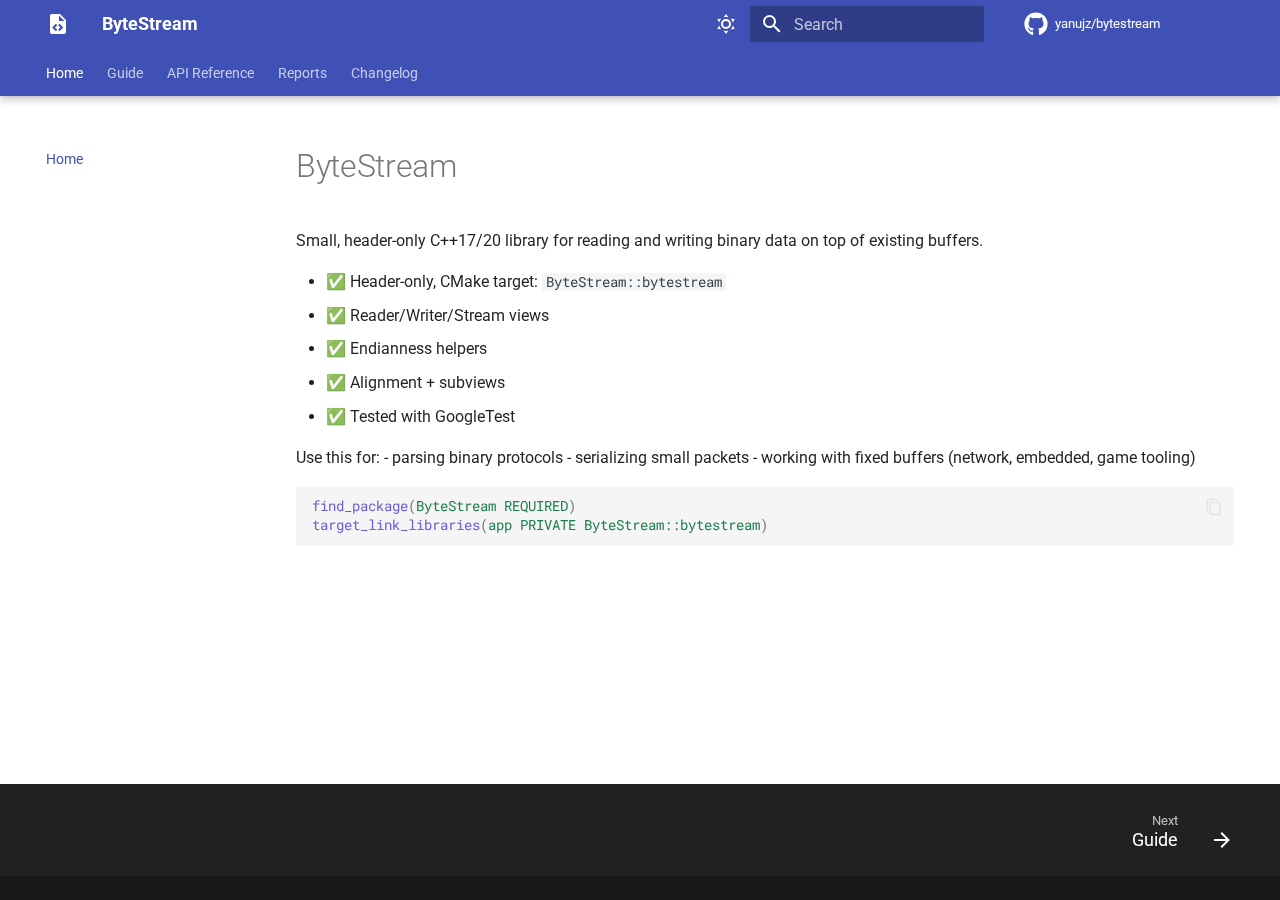
<file: index.html>
<!doctype html>
<html lang="en" class="no-js">
  <head>
    
      <meta charset="utf-8">
      <meta name="viewport" content="width=device-width,initial-scale=1">
      
        <meta name="description" content="Header-only C++17/20 library for safe binary reading/writing with endianness handling.">
      
      
      
        <link rel="canonical" href="https://yanujz.github.io/bytestream/">
      
      
      
        <link rel="next" href="guide/">
      
      
      <link rel="icon" href="assets/images/favicon.png">
      <meta name="generator" content="mkdocs-1.6.1, mkdocs-material-9.6.23">
    
    
      
        <title>ByteStream</title>
      
    
    
      <link rel="stylesheet" href="assets/stylesheets/main.84d31ad4.min.css">
      
        
        <link rel="stylesheet" href="assets/stylesheets/palette.06af60db.min.css">
      
      


    
    
      
    
    
      
        
        
        <link rel="preconnect" href="https://fonts.gstatic.com" crossorigin>
        <link rel="stylesheet" href="https://fonts.googleapis.com/css?family=Roboto:300,300i,400,400i,700,700i%7CRoboto+Mono:400,400i,700,700i&display=fallback">
        <style>:root{--md-text-font:"Roboto";--md-code-font:"Roboto Mono"}</style>
      
    
    
      <link rel="stylesheet" href="styles/tasklist.css">
    
      <link rel="stylesheet" href="styles/iframe.css">
    
    <script>__md_scope=new URL(".",location),__md_hash=e=>[...e].reduce(((e,_)=>(e<<5)-e+_.charCodeAt(0)),0),__md_get=(e,_=localStorage,t=__md_scope)=>JSON.parse(_.getItem(t.pathname+"."+e)),__md_set=(e,_,t=localStorage,a=__md_scope)=>{try{t.setItem(a.pathname+"."+e,JSON.stringify(_))}catch(e){}}</script>
    
      

    
    
    
  </head>
  
  
    
    
      
    
    
    
    
    <body dir="ltr" data-md-color-scheme="default" data-md-color-primary="indigo" data-md-color-accent="blue">
  
    
    <input class="md-toggle" data-md-toggle="drawer" type="checkbox" id="__drawer" autocomplete="off">
    <input class="md-toggle" data-md-toggle="search" type="checkbox" id="__search" autocomplete="off">
    <label class="md-overlay" for="__drawer"></label>
    <div data-md-component="skip">
      
        
        <a href="#bytestream" class="md-skip">
          Skip to content
        </a>
      
    </div>
    <div data-md-component="announce">
      
    </div>
    
    
      

  

<header class="md-header md-header--shadow md-header--lifted" data-md-component="header">
  <nav class="md-header__inner md-grid" aria-label="Header">
    <a href="." title="ByteStream" class="md-header__button md-logo" aria-label="ByteStream" data-md-component="logo">
      
  
  <svg xmlns="http://www.w3.org/2000/svg" viewBox="0 0 24 24"><path d="M13 9h5.5L13 3.5zM6 2h8l6 6v12a2 2 0 0 1-2 2H6a2 2 0 0 1-2-2V4c0-1.11.89-2 2-2m.12 13.5 3.74 3.74 1.42-1.41-2.33-2.33 2.33-2.33-1.42-1.41zm11.16 0-3.74-3.74-1.42 1.41 2.33 2.33-2.33 2.33 1.42 1.41z"/></svg>

    </a>
    <label class="md-header__button md-icon" for="__drawer">
      
      <svg xmlns="http://www.w3.org/2000/svg" viewBox="0 0 24 24"><path d="M3 6h18v2H3zm0 5h18v2H3zm0 5h18v2H3z"/></svg>
    </label>
    <div class="md-header__title" data-md-component="header-title">
      <div class="md-header__ellipsis">
        <div class="md-header__topic">
          <span class="md-ellipsis">
            ByteStream
          </span>
        </div>
        <div class="md-header__topic" data-md-component="header-topic">
          <span class="md-ellipsis">
            
              Home
            
          </span>
        </div>
      </div>
    </div>
    
      
        <form class="md-header__option" data-md-component="palette">
  
    
    
    
    <input class="md-option" data-md-color-media="" data-md-color-scheme="default" data-md-color-primary="indigo" data-md-color-accent="blue"  aria-label="Switch to dark mode"  type="radio" name="__palette" id="__palette_0">
    
      <label class="md-header__button md-icon" title="Switch to dark mode" for="__palette_1" hidden>
        <svg xmlns="http://www.w3.org/2000/svg" viewBox="0 0 24 24"><path d="M12 7a5 5 0 0 1 5 5 5 5 0 0 1-5 5 5 5 0 0 1-5-5 5 5 0 0 1 5-5m0 2a3 3 0 0 0-3 3 3 3 0 0 0 3 3 3 3 0 0 0 3-3 3 3 0 0 0-3-3m0-7 2.39 3.42C13.65 5.15 12.84 5 12 5s-1.65.15-2.39.42zM3.34 7l4.16-.35A7.2 7.2 0 0 0 5.94 8.5c-.44.74-.69 1.5-.83 2.29zm.02 10 1.76-3.77a7.131 7.131 0 0 0 2.38 4.14zM20.65 7l-1.77 3.79a7.02 7.02 0 0 0-2.38-4.15zm-.01 10-4.14.36c.59-.51 1.12-1.14 1.54-1.86.42-.73.69-1.5.83-2.29zM12 22l-2.41-3.44c.74.27 1.55.44 2.41.44.82 0 1.63-.17 2.37-.44z"/></svg>
      </label>
    
  
    
    
    
    <input class="md-option" data-md-color-media="" data-md-color-scheme="slate" data-md-color-primary="blue-grey" data-md-color-accent="blue"  aria-label="Switch to light mode"  type="radio" name="__palette" id="__palette_1">
    
      <label class="md-header__button md-icon" title="Switch to light mode" for="__palette_0" hidden>
        <svg xmlns="http://www.w3.org/2000/svg" viewBox="0 0 24 24"><path d="m17.75 4.09-2.53 1.94.91 3.06-2.63-1.81-2.63 1.81.91-3.06-2.53-1.94L12.44 4l1.06-3 1.06 3zm3.5 6.91-1.64 1.25.59 1.98-1.7-1.17-1.7 1.17.59-1.98L15.75 11l2.06-.05L18.5 9l.69 1.95zm-2.28 4.95c.83-.08 1.72 1.1 1.19 1.85-.32.45-.66.87-1.08 1.27C15.17 23 8.84 23 4.94 19.07c-3.91-3.9-3.91-10.24 0-14.14.4-.4.82-.76 1.27-1.08.75-.53 1.93.36 1.85 1.19-.27 2.86.69 5.83 2.89 8.02a9.96 9.96 0 0 0 8.02 2.89m-1.64 2.02a12.08 12.08 0 0 1-7.8-3.47c-2.17-2.19-3.33-5-3.49-7.82-2.81 3.14-2.7 7.96.31 10.98 3.02 3.01 7.84 3.12 10.98.31"/></svg>
      </label>
    
  
</form>
      
    
    
      <script>var palette=__md_get("__palette");if(palette&&palette.color){if("(prefers-color-scheme)"===palette.color.media){var media=matchMedia("(prefers-color-scheme: light)"),input=document.querySelector(media.matches?"[data-md-color-media='(prefers-color-scheme: light)']":"[data-md-color-media='(prefers-color-scheme: dark)']");palette.color.media=input.getAttribute("data-md-color-media"),palette.color.scheme=input.getAttribute("data-md-color-scheme"),palette.color.primary=input.getAttribute("data-md-color-primary"),palette.color.accent=input.getAttribute("data-md-color-accent")}for(var[key,value]of Object.entries(palette.color))document.body.setAttribute("data-md-color-"+key,value)}</script>
    
    
    
      
      
        <label class="md-header__button md-icon" for="__search">
          
          <svg xmlns="http://www.w3.org/2000/svg" viewBox="0 0 24 24"><path d="M9.5 3A6.5 6.5 0 0 1 16 9.5c0 1.61-.59 3.09-1.56 4.23l.27.27h.79l5 5-1.5 1.5-5-5v-.79l-.27-.27A6.52 6.52 0 0 1 9.5 16 6.5 6.5 0 0 1 3 9.5 6.5 6.5 0 0 1 9.5 3m0 2C7 5 5 7 5 9.5S7 14 9.5 14 14 12 14 9.5 12 5 9.5 5"/></svg>
        </label>
        <div class="md-search" data-md-component="search" role="dialog">
  <label class="md-search__overlay" for="__search"></label>
  <div class="md-search__inner" role="search">
    <form class="md-search__form" name="search">
      <input type="text" class="md-search__input" name="query" aria-label="Search" placeholder="Search" autocapitalize="off" autocorrect="off" autocomplete="off" spellcheck="false" data-md-component="search-query" required>
      <label class="md-search__icon md-icon" for="__search">
        
        <svg xmlns="http://www.w3.org/2000/svg" viewBox="0 0 24 24"><path d="M9.5 3A6.5 6.5 0 0 1 16 9.5c0 1.61-.59 3.09-1.56 4.23l.27.27h.79l5 5-1.5 1.5-5-5v-.79l-.27-.27A6.52 6.52 0 0 1 9.5 16 6.5 6.5 0 0 1 3 9.5 6.5 6.5 0 0 1 9.5 3m0 2C7 5 5 7 5 9.5S7 14 9.5 14 14 12 14 9.5 12 5 9.5 5"/></svg>
        
        <svg xmlns="http://www.w3.org/2000/svg" viewBox="0 0 24 24"><path d="M20 11v2H8l5.5 5.5-1.42 1.42L4.16 12l7.92-7.92L13.5 5.5 8 11z"/></svg>
      </label>
      <nav class="md-search__options" aria-label="Search">
        
        <button type="reset" class="md-search__icon md-icon" title="Clear" aria-label="Clear" tabindex="-1">
          
          <svg xmlns="http://www.w3.org/2000/svg" viewBox="0 0 24 24"><path d="M19 6.41 17.59 5 12 10.59 6.41 5 5 6.41 10.59 12 5 17.59 6.41 19 12 13.41 17.59 19 19 17.59 13.41 12z"/></svg>
        </button>
      </nav>
      
        <div class="md-search__suggest" data-md-component="search-suggest"></div>
      
    </form>
    <div class="md-search__output">
      <div class="md-search__scrollwrap" tabindex="0" data-md-scrollfix>
        <div class="md-search-result" data-md-component="search-result">
          <div class="md-search-result__meta">
            Initializing search
          </div>
          <ol class="md-search-result__list" role="presentation"></ol>
        </div>
      </div>
    </div>
  </div>
</div>
      
    
    
      <div class="md-header__source">
        <a href="https://github.com/yanujz/bytestream" title="Go to repository" class="md-source" data-md-component="source">
  <div class="md-source__icon md-icon">
    
    <svg xmlns="http://www.w3.org/2000/svg" viewBox="0 0 512 512"><!--! Font Awesome Free 7.1.0 by @fontawesome - https://fontawesome.com License - https://fontawesome.com/license/free (Icons: CC BY 4.0, Fonts: SIL OFL 1.1, Code: MIT License) Copyright 2025 Fonticons, Inc.--><path d="M173.9 397.4c0 2-2.3 3.6-5.2 3.6-3.3.3-5.6-1.3-5.6-3.6 0-2 2.3-3.6 5.2-3.6 3-.3 5.6 1.3 5.6 3.6m-31.1-4.5c-.7 2 1.3 4.3 4.3 4.9 2.6 1 5.6 0 6.2-2s-1.3-4.3-4.3-5.2c-2.6-.7-5.5.3-6.2 2.3m44.2-1.7c-2.9.7-4.9 2.6-4.6 4.9.3 2 2.9 3.3 5.9 2.6 2.9-.7 4.9-2.6 4.6-4.6-.3-1.9-3-3.2-5.9-2.9M252.8 8C114.1 8 8 113.3 8 252c0 110.9 69.8 205.8 169.5 239.2 12.8 2.3 17.3-5.6 17.3-12.1 0-6.2-.3-40.4-.3-61.4 0 0-70 15-84.7-29.8 0 0-11.4-29.1-27.8-36.6 0 0-22.9-15.7 1.6-15.4 0 0 24.9 2 38.6 25.8 21.9 38.6 58.6 27.5 72.9 20.9 2.3-16 8.8-27.1 16-33.7-55.9-6.2-112.3-14.3-112.3-110.5 0-27.5 7.6-41.3 23.6-58.9-2.6-6.5-11.1-33.3 2.6-67.9 20.9-6.5 69 27 69 27 20-5.6 41.5-8.5 62.8-8.5s42.8 2.9 62.8 8.5c0 0 48.1-33.6 69-27 13.7 34.7 5.2 61.4 2.6 67.9 16 17.7 25.8 31.5 25.8 58.9 0 96.5-58.9 104.2-114.8 110.5 9.2 7.9 17 22.9 17 46.4 0 33.7-.3 75.4-.3 83.6 0 6.5 4.6 14.4 17.3 12.1C436.2 457.8 504 362.9 504 252 504 113.3 391.5 8 252.8 8M105.2 352.9c-1.3 1-1 3.3.7 5.2 1.6 1.6 3.9 2.3 5.2 1 1.3-1 1-3.3-.7-5.2-1.6-1.6-3.9-2.3-5.2-1m-10.8-8.1c-.7 1.3.3 2.9 2.3 3.9 1.6 1 3.6.7 4.3-.7.7-1.3-.3-2.9-2.3-3.9-2-.6-3.6-.3-4.3.7m32.4 35.6c-1.6 1.3-1 4.3 1.3 6.2 2.3 2.3 5.2 2.6 6.5 1 1.3-1.3.7-4.3-1.3-6.2-2.2-2.3-5.2-2.6-6.5-1m-11.4-14.7c-1.6 1-1.6 3.6 0 5.9s4.3 3.3 5.6 2.3c1.6-1.3 1.6-3.9 0-6.2-1.4-2.3-4-3.3-5.6-2"/></svg>
  </div>
  <div class="md-source__repository">
    yanujz/bytestream
  </div>
</a>
      </div>
    
  </nav>
  
    
      
<nav class="md-tabs" aria-label="Tabs" data-md-component="tabs">
  <div class="md-grid">
    <ul class="md-tabs__list">
      
        
  
  
  
    
  
  
    <li class="md-tabs__item md-tabs__item--active">
      <a href="." class="md-tabs__link">
        
  
  
    
  
  Home

      </a>
    </li>
  

      
        
  
  
  
  
    
    
      <li class="md-tabs__item">
        <a href="guide/" class="md-tabs__link">
          
  
  
    
  
  Guide

        </a>
      </li>
    
  

      
        
  
  
  
  
    
    
      <li class="md-tabs__item">
        <a href="api/" class="md-tabs__link">
          
  
  
    
  
  API Reference

        </a>
      </li>
    
  

      
        
  
  
  
  
    
    
      <li class="md-tabs__item">
        <a href="guide/coverage/" class="md-tabs__link">
          
  
  
    
  
  Reports

        </a>
      </li>
    
  

      
        
  
  
  
  
    <li class="md-tabs__item">
      <a href="changelog/" class="md-tabs__link">
        
  
  
    
  
  Changelog

      </a>
    </li>
  

      
    </ul>
  </div>
</nav>
    
  
</header>
    
    <div class="md-container" data-md-component="container">
      
      
        
      
      <main class="md-main" data-md-component="main">
        <div class="md-main__inner md-grid">
          
            
              
              <div class="md-sidebar md-sidebar--primary" data-md-component="sidebar" data-md-type="navigation" >
                <div class="md-sidebar__scrollwrap">
                  <div class="md-sidebar__inner">
                    


  


  

<nav class="md-nav md-nav--primary md-nav--lifted md-nav--integrated" aria-label="Navigation" data-md-level="0">
  <label class="md-nav__title" for="__drawer">
    <a href="." title="ByteStream" class="md-nav__button md-logo" aria-label="ByteStream" data-md-component="logo">
      
  
  <svg xmlns="http://www.w3.org/2000/svg" viewBox="0 0 24 24"><path d="M13 9h5.5L13 3.5zM6 2h8l6 6v12a2 2 0 0 1-2 2H6a2 2 0 0 1-2-2V4c0-1.11.89-2 2-2m.12 13.5 3.74 3.74 1.42-1.41-2.33-2.33 2.33-2.33-1.42-1.41zm11.16 0-3.74-3.74-1.42 1.41 2.33 2.33-2.33 2.33 1.42 1.41z"/></svg>

    </a>
    ByteStream
  </label>
  
    <div class="md-nav__source">
      <a href="https://github.com/yanujz/bytestream" title="Go to repository" class="md-source" data-md-component="source">
  <div class="md-source__icon md-icon">
    
    <svg xmlns="http://www.w3.org/2000/svg" viewBox="0 0 512 512"><!--! Font Awesome Free 7.1.0 by @fontawesome - https://fontawesome.com License - https://fontawesome.com/license/free (Icons: CC BY 4.0, Fonts: SIL OFL 1.1, Code: MIT License) Copyright 2025 Fonticons, Inc.--><path d="M173.9 397.4c0 2-2.3 3.6-5.2 3.6-3.3.3-5.6-1.3-5.6-3.6 0-2 2.3-3.6 5.2-3.6 3-.3 5.6 1.3 5.6 3.6m-31.1-4.5c-.7 2 1.3 4.3 4.3 4.9 2.6 1 5.6 0 6.2-2s-1.3-4.3-4.3-5.2c-2.6-.7-5.5.3-6.2 2.3m44.2-1.7c-2.9.7-4.9 2.6-4.6 4.9.3 2 2.9 3.3 5.9 2.6 2.9-.7 4.9-2.6 4.6-4.6-.3-1.9-3-3.2-5.9-2.9M252.8 8C114.1 8 8 113.3 8 252c0 110.9 69.8 205.8 169.5 239.2 12.8 2.3 17.3-5.6 17.3-12.1 0-6.2-.3-40.4-.3-61.4 0 0-70 15-84.7-29.8 0 0-11.4-29.1-27.8-36.6 0 0-22.9-15.7 1.6-15.4 0 0 24.9 2 38.6 25.8 21.9 38.6 58.6 27.5 72.9 20.9 2.3-16 8.8-27.1 16-33.7-55.9-6.2-112.3-14.3-112.3-110.5 0-27.5 7.6-41.3 23.6-58.9-2.6-6.5-11.1-33.3 2.6-67.9 20.9-6.5 69 27 69 27 20-5.6 41.5-8.5 62.8-8.5s42.8 2.9 62.8 8.5c0 0 48.1-33.6 69-27 13.7 34.7 5.2 61.4 2.6 67.9 16 17.7 25.8 31.5 25.8 58.9 0 96.5-58.9 104.2-114.8 110.5 9.2 7.9 17 22.9 17 46.4 0 33.7-.3 75.4-.3 83.6 0 6.5 4.6 14.4 17.3 12.1C436.2 457.8 504 362.9 504 252 504 113.3 391.5 8 252.8 8M105.2 352.9c-1.3 1-1 3.3.7 5.2 1.6 1.6 3.9 2.3 5.2 1 1.3-1 1-3.3-.7-5.2-1.6-1.6-3.9-2.3-5.2-1m-10.8-8.1c-.7 1.3.3 2.9 2.3 3.9 1.6 1 3.6.7 4.3-.7.7-1.3-.3-2.9-2.3-3.9-2-.6-3.6-.3-4.3.7m32.4 35.6c-1.6 1.3-1 4.3 1.3 6.2 2.3 2.3 5.2 2.6 6.5 1 1.3-1.3.7-4.3-1.3-6.2-2.2-2.3-5.2-2.6-6.5-1m-11.4-14.7c-1.6 1-1.6 3.6 0 5.9s4.3 3.3 5.6 2.3c1.6-1.3 1.6-3.9 0-6.2-1.4-2.3-4-3.3-5.6-2"/></svg>
  </div>
  <div class="md-source__repository">
    yanujz/bytestream
  </div>
</a>
    </div>
  
  <ul class="md-nav__list" data-md-scrollfix>
    
      
      
  
  
    
  
  
  
    <li class="md-nav__item md-nav__item--active">
      
      <input class="md-nav__toggle md-toggle" type="checkbox" id="__toc">
      
      
        
      
      
      <a href="." class="md-nav__link md-nav__link--active">
        
  
  
  <span class="md-ellipsis">
    Home
    
  </span>
  

      </a>
      
    </li>
  

    
      
      
  
  
  
  
    
    
      
        
          
        
      
        
      
        
      
        
      
    
    
    
      
      
        
      
    
    
    <li class="md-nav__item md-nav__item--nested">
      
        
        
          
        
        <input class="md-nav__toggle md-toggle md-toggle--indeterminate" type="checkbox" id="__nav_2" >
        
          
          <div class="md-nav__link md-nav__container">
            <a href="guide/" class="md-nav__link ">
              
  
  
  <span class="md-ellipsis">
    Guide
    
  </span>
  

            </a>
            
              
              <label class="md-nav__link " for="__nav_2" id="__nav_2_label" tabindex="0">
                <span class="md-nav__icon md-icon"></span>
              </label>
            
          </div>
        
        <nav class="md-nav" data-md-level="1" aria-labelledby="__nav_2_label" aria-expanded="false">
          <label class="md-nav__title" for="__nav_2">
            <span class="md-nav__icon md-icon"></span>
            Guide
          </label>
          <ul class="md-nav__list" data-md-scrollfix>
            
              
            
              
                
  
  
  
  
    <li class="md-nav__item">
      <a href="guide/building/" class="md-nav__link">
        
  
  
  <span class="md-ellipsis">
    Building
    
  </span>
  

      </a>
    </li>
  

              
            
              
                
  
  
  
  
    <li class="md-nav__item">
      <a href="guide/quick_start/" class="md-nav__link">
        
  
  
  <span class="md-ellipsis">
    Quick Start
    
  </span>
  

      </a>
    </li>
  

              
            
              
                
  
  
  
  
    <li class="md-nav__item">
      <a href="guide/roadmap/" class="md-nav__link">
        
  
  
  <span class="md-ellipsis">
    Roadmap
    
  </span>
  

      </a>
    </li>
  

              
            
          </ul>
        </nav>
      
    </li>
  

    
      
      
  
  
  
  
    
    
      
        
          
        
      
        
      
    
    
    
      
      
        
      
    
    
    <li class="md-nav__item md-nav__item--nested">
      
        
        
          
        
        <input class="md-nav__toggle md-toggle md-toggle--indeterminate" type="checkbox" id="__nav_3" >
        
          
          <div class="md-nav__link md-nav__container">
            <a href="api/" class="md-nav__link ">
              
  
  
  <span class="md-ellipsis">
    API Reference
    
  </span>
  

            </a>
            
              
              <label class="md-nav__link " for="__nav_3" id="__nav_3_label" tabindex="0">
                <span class="md-nav__icon md-icon"></span>
              </label>
            
          </div>
        
        <nav class="md-nav" data-md-level="1" aria-labelledby="__nav_3_label" aria-expanded="false">
          <label class="md-nav__title" for="__nav_3">
            <span class="md-nav__icon md-icon"></span>
            API Reference
          </label>
          <ul class="md-nav__list" data-md-scrollfix>
            
              
            
              
                
  
  
  
  
    <li class="md-nav__item">
      <a href="api/reference/" class="md-nav__link">
        
  
  
  <span class="md-ellipsis">
    Core API
    
  </span>
  

      </a>
    </li>
  

              
            
          </ul>
        </nav>
      
    </li>
  

    
      
      
  
  
  
  
    
    
      
        
      
    
    
    
      
      
        
      
    
    
    <li class="md-nav__item md-nav__item--nested">
      
        
        
          
        
        <input class="md-nav__toggle md-toggle md-toggle--indeterminate" type="checkbox" id="__nav_4" >
        
          
          <label class="md-nav__link" for="__nav_4" id="__nav_4_label" tabindex="0">
            
  
  
  <span class="md-ellipsis">
    Reports
    
  </span>
  

            <span class="md-nav__icon md-icon"></span>
          </label>
        
        <nav class="md-nav" data-md-level="1" aria-labelledby="__nav_4_label" aria-expanded="false">
          <label class="md-nav__title" for="__nav_4">
            <span class="md-nav__icon md-icon"></span>
            Reports
          </label>
          <ul class="md-nav__list" data-md-scrollfix>
            
              
                
  
  
  
  
    <li class="md-nav__item">
      <a href="guide/coverage/" class="md-nav__link">
        
  
  
  <span class="md-ellipsis">
    Coverage
    
  </span>
  

      </a>
    </li>
  

              
            
          </ul>
        </nav>
      
    </li>
  

    
      
      
  
  
  
  
    <li class="md-nav__item">
      <a href="changelog/" class="md-nav__link">
        
  
  
  <span class="md-ellipsis">
    Changelog
    
  </span>
  

      </a>
    </li>
  

    
  </ul>
</nav>
                  </div>
                </div>
              </div>
            
            
          
          
            <div class="md-content" data-md-component="content">
              <article class="md-content__inner md-typeset">
                
                  


  
  


<h1 id="bytestream">ByteStream<a class="headerlink" href="#bytestream" title="Permanent link">&para;</a></h1>
<p>Small, header-only C++17/20 library for reading and writing binary data on top of existing buffers.</p>
<ul>
<li>✅ Header-only, CMake target: <code>ByteStream::bytestream</code></li>
<li>✅ Reader/Writer/Stream views</li>
<li>✅ Endianness helpers</li>
<li>✅ Alignment + subviews</li>
<li>✅ Tested with GoogleTest</li>
</ul>
<p>Use this for:
- parsing binary protocols
- serializing small packets
- working with fixed buffers (network, embedded, game tooling)</p>
<div class="language-cmake highlight"><pre><span></span><code><a id="__codelineno-0-1" name="__codelineno-0-1" href="#__codelineno-0-1"></a><span class="nb">find_package</span><span class="p">(</span><span class="s">ByteStream</span><span class="w"> </span><span class="s">REQUIRED</span><span class="p">)</span>
<a id="__codelineno-0-2" name="__codelineno-0-2" href="#__codelineno-0-2"></a><span class="nb">target_link_libraries</span><span class="p">(</span><span class="s">app</span><span class="w"> </span><span class="s">PRIVATE</span><span class="w"> </span><span class="s">ByteStream::bytestream</span><span class="p">)</span>
</code></pre></div>












                
              </article>
            </div>
          
          
  <script>var tabs=__md_get("__tabs");if(Array.isArray(tabs))e:for(var set of document.querySelectorAll(".tabbed-set")){var labels=set.querySelector(".tabbed-labels");for(var tab of tabs)for(var label of labels.getElementsByTagName("label"))if(label.innerText.trim()===tab){var input=document.getElementById(label.htmlFor);input.checked=!0;continue e}}</script>

<script>var target=document.getElementById(location.hash.slice(1));target&&target.name&&(target.checked=target.name.startsWith("__tabbed_"))</script>
        </div>
        
          <button type="button" class="md-top md-icon" data-md-component="top" hidden>
  
  <svg xmlns="http://www.w3.org/2000/svg" viewBox="0 0 24 24"><path d="M13 20h-2V8l-5.5 5.5-1.42-1.42L12 4.16l7.92 7.92-1.42 1.42L13 8z"/></svg>
  Back to top
</button>
        
      </main>
      
        <footer class="md-footer">
  
    
      
      <nav class="md-footer__inner md-grid" aria-label="Footer" >
        
        
          
          <a href="guide/" class="md-footer__link md-footer__link--next" aria-label="Next: Guide">
            <div class="md-footer__title">
              <span class="md-footer__direction">
                Next
              </span>
              <div class="md-ellipsis">
                Guide
              </div>
            </div>
            <div class="md-footer__button md-icon">
              
              <svg xmlns="http://www.w3.org/2000/svg" viewBox="0 0 24 24"><path d="M4 11v2h12l-5.5 5.5 1.42 1.42L19.84 12l-7.92-7.92L10.5 5.5 16 11z"/></svg>
            </div>
          </a>
        
      </nav>
    
  
  <div class="md-footer-meta md-typeset">
    <div class="md-footer-meta__inner md-grid">
      <div class="md-copyright">
  
  
</div>
      
    </div>
  </div>
</footer>
      
    </div>
    <div class="md-dialog" data-md-component="dialog">
      <div class="md-dialog__inner md-typeset"></div>
    </div>
    
    
    
      
      <script id="__config" type="application/json">{"base": ".", "features": ["navigation.tabs", "navigation.tabs.sticky", "navigation.sections", "navigation.indexes", "navigation.expand", "navigation.top", "navigation.footer", "toc.integrate", "search.suggest", "search.highlight", "content.tabs.link", "content.code.copy", "content.code.select", "content.code.annotate"], "search": "assets/javascripts/workers/search.973d3a69.min.js", "tags": null, "translations": {"clipboard.copied": "Copied to clipboard", "clipboard.copy": "Copy to clipboard", "search.result.more.one": "1 more on this page", "search.result.more.other": "# more on this page", "search.result.none": "No matching documents", "search.result.one": "1 matching document", "search.result.other": "# matching documents", "search.result.placeholder": "Type to start searching", "search.result.term.missing": "Missing", "select.version": "Select version"}, "version": null}</script>
    
    
      <script src="assets/javascripts/bundle.f55a23d4.min.js"></script>
      
    
  </body>
</html>
</file>
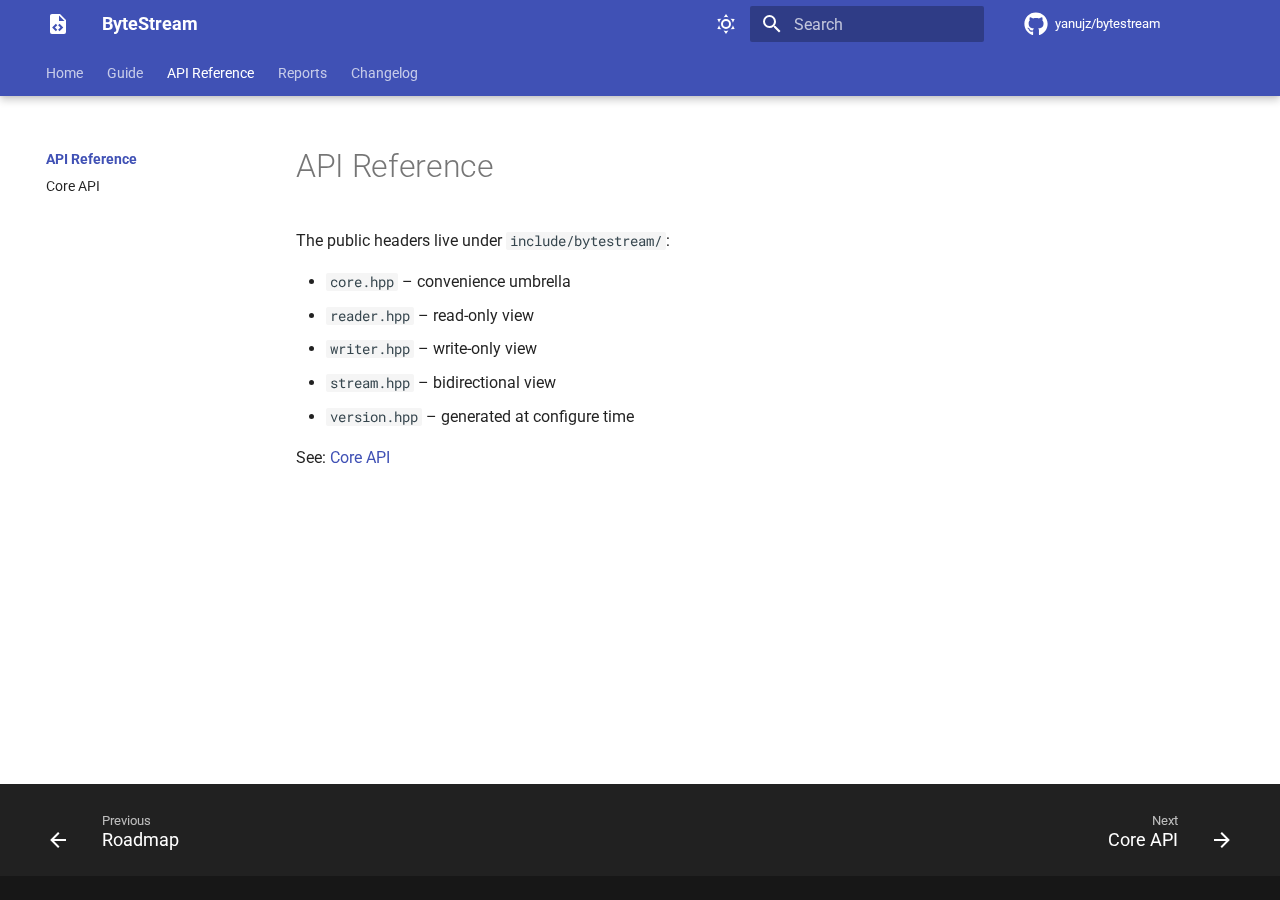
<file: api/index.html>
<!doctype html>
<html lang="en" class="no-js">
  <head>
    
      <meta charset="utf-8">
      <meta name="viewport" content="width=device-width,initial-scale=1">
      
        <meta name="description" content="Header-only C++17/20 library for safe binary reading/writing with endianness handling.">
      
      
      
        <link rel="canonical" href="https://yanujz.github.io/bytestream/api/">
      
      
        <link rel="prev" href="../guide/roadmap/">
      
      
        <link rel="next" href="reference/">
      
      
      <link rel="icon" href="../assets/images/favicon.png">
      <meta name="generator" content="mkdocs-1.6.1, mkdocs-material-9.6.23">
    
    
      
        <title>API Reference - ByteStream</title>
      
    
    
      <link rel="stylesheet" href="../assets/stylesheets/main.84d31ad4.min.css">
      
        
        <link rel="stylesheet" href="../assets/stylesheets/palette.06af60db.min.css">
      
      


    
    
      
    
    
      
        
        
        <link rel="preconnect" href="https://fonts.gstatic.com" crossorigin>
        <link rel="stylesheet" href="https://fonts.googleapis.com/css?family=Roboto:300,300i,400,400i,700,700i%7CRoboto+Mono:400,400i,700,700i&display=fallback">
        <style>:root{--md-text-font:"Roboto";--md-code-font:"Roboto Mono"}</style>
      
    
    
      <link rel="stylesheet" href="../styles/tasklist.css">
    
      <link rel="stylesheet" href="../styles/iframe.css">
    
    <script>__md_scope=new URL("..",location),__md_hash=e=>[...e].reduce(((e,_)=>(e<<5)-e+_.charCodeAt(0)),0),__md_get=(e,_=localStorage,t=__md_scope)=>JSON.parse(_.getItem(t.pathname+"."+e)),__md_set=(e,_,t=localStorage,a=__md_scope)=>{try{t.setItem(a.pathname+"."+e,JSON.stringify(_))}catch(e){}}</script>
    
      

    
    
    
  </head>
  
  
    
    
      
    
    
    
    
    <body dir="ltr" data-md-color-scheme="default" data-md-color-primary="indigo" data-md-color-accent="blue">
  
    
    <input class="md-toggle" data-md-toggle="drawer" type="checkbox" id="__drawer" autocomplete="off">
    <input class="md-toggle" data-md-toggle="search" type="checkbox" id="__search" autocomplete="off">
    <label class="md-overlay" for="__drawer"></label>
    <div data-md-component="skip">
      
        
        <a href="#api-reference" class="md-skip">
          Skip to content
        </a>
      
    </div>
    <div data-md-component="announce">
      
    </div>
    
    
      

  

<header class="md-header md-header--shadow md-header--lifted" data-md-component="header">
  <nav class="md-header__inner md-grid" aria-label="Header">
    <a href=".." title="ByteStream" class="md-header__button md-logo" aria-label="ByteStream" data-md-component="logo">
      
  
  <svg xmlns="http://www.w3.org/2000/svg" viewBox="0 0 24 24"><path d="M13 9h5.5L13 3.5zM6 2h8l6 6v12a2 2 0 0 1-2 2H6a2 2 0 0 1-2-2V4c0-1.11.89-2 2-2m.12 13.5 3.74 3.74 1.42-1.41-2.33-2.33 2.33-2.33-1.42-1.41zm11.16 0-3.74-3.74-1.42 1.41 2.33 2.33-2.33 2.33 1.42 1.41z"/></svg>

    </a>
    <label class="md-header__button md-icon" for="__drawer">
      
      <svg xmlns="http://www.w3.org/2000/svg" viewBox="0 0 24 24"><path d="M3 6h18v2H3zm0 5h18v2H3zm0 5h18v2H3z"/></svg>
    </label>
    <div class="md-header__title" data-md-component="header-title">
      <div class="md-header__ellipsis">
        <div class="md-header__topic">
          <span class="md-ellipsis">
            ByteStream
          </span>
        </div>
        <div class="md-header__topic" data-md-component="header-topic">
          <span class="md-ellipsis">
            
              API Reference
            
          </span>
        </div>
      </div>
    </div>
    
      
        <form class="md-header__option" data-md-component="palette">
  
    
    
    
    <input class="md-option" data-md-color-media="" data-md-color-scheme="default" data-md-color-primary="indigo" data-md-color-accent="blue"  aria-label="Switch to dark mode"  type="radio" name="__palette" id="__palette_0">
    
      <label class="md-header__button md-icon" title="Switch to dark mode" for="__palette_1" hidden>
        <svg xmlns="http://www.w3.org/2000/svg" viewBox="0 0 24 24"><path d="M12 7a5 5 0 0 1 5 5 5 5 0 0 1-5 5 5 5 0 0 1-5-5 5 5 0 0 1 5-5m0 2a3 3 0 0 0-3 3 3 3 0 0 0 3 3 3 3 0 0 0 3-3 3 3 0 0 0-3-3m0-7 2.39 3.42C13.65 5.15 12.84 5 12 5s-1.65.15-2.39.42zM3.34 7l4.16-.35A7.2 7.2 0 0 0 5.94 8.5c-.44.74-.69 1.5-.83 2.29zm.02 10 1.76-3.77a7.131 7.131 0 0 0 2.38 4.14zM20.65 7l-1.77 3.79a7.02 7.02 0 0 0-2.38-4.15zm-.01 10-4.14.36c.59-.51 1.12-1.14 1.54-1.86.42-.73.69-1.5.83-2.29zM12 22l-2.41-3.44c.74.27 1.55.44 2.41.44.82 0 1.63-.17 2.37-.44z"/></svg>
      </label>
    
  
    
    
    
    <input class="md-option" data-md-color-media="" data-md-color-scheme="slate" data-md-color-primary="blue-grey" data-md-color-accent="blue"  aria-label="Switch to light mode"  type="radio" name="__palette" id="__palette_1">
    
      <label class="md-header__button md-icon" title="Switch to light mode" for="__palette_0" hidden>
        <svg xmlns="http://www.w3.org/2000/svg" viewBox="0 0 24 24"><path d="m17.75 4.09-2.53 1.94.91 3.06-2.63-1.81-2.63 1.81.91-3.06-2.53-1.94L12.44 4l1.06-3 1.06 3zm3.5 6.91-1.64 1.25.59 1.98-1.7-1.17-1.7 1.17.59-1.98L15.75 11l2.06-.05L18.5 9l.69 1.95zm-2.28 4.95c.83-.08 1.72 1.1 1.19 1.85-.32.45-.66.87-1.08 1.27C15.17 23 8.84 23 4.94 19.07c-3.91-3.9-3.91-10.24 0-14.14.4-.4.82-.76 1.27-1.08.75-.53 1.93.36 1.85 1.19-.27 2.86.69 5.83 2.89 8.02a9.96 9.96 0 0 0 8.02 2.89m-1.64 2.02a12.08 12.08 0 0 1-7.8-3.47c-2.17-2.19-3.33-5-3.49-7.82-2.81 3.14-2.7 7.96.31 10.98 3.02 3.01 7.84 3.12 10.98.31"/></svg>
      </label>
    
  
</form>
      
    
    
      <script>var palette=__md_get("__palette");if(palette&&palette.color){if("(prefers-color-scheme)"===palette.color.media){var media=matchMedia("(prefers-color-scheme: light)"),input=document.querySelector(media.matches?"[data-md-color-media='(prefers-color-scheme: light)']":"[data-md-color-media='(prefers-color-scheme: dark)']");palette.color.media=input.getAttribute("data-md-color-media"),palette.color.scheme=input.getAttribute("data-md-color-scheme"),palette.color.primary=input.getAttribute("data-md-color-primary"),palette.color.accent=input.getAttribute("data-md-color-accent")}for(var[key,value]of Object.entries(palette.color))document.body.setAttribute("data-md-color-"+key,value)}</script>
    
    
    
      
      
        <label class="md-header__button md-icon" for="__search">
          
          <svg xmlns="http://www.w3.org/2000/svg" viewBox="0 0 24 24"><path d="M9.5 3A6.5 6.5 0 0 1 16 9.5c0 1.61-.59 3.09-1.56 4.23l.27.27h.79l5 5-1.5 1.5-5-5v-.79l-.27-.27A6.52 6.52 0 0 1 9.5 16 6.5 6.5 0 0 1 3 9.5 6.5 6.5 0 0 1 9.5 3m0 2C7 5 5 7 5 9.5S7 14 9.5 14 14 12 14 9.5 12 5 9.5 5"/></svg>
        </label>
        <div class="md-search" data-md-component="search" role="dialog">
  <label class="md-search__overlay" for="__search"></label>
  <div class="md-search__inner" role="search">
    <form class="md-search__form" name="search">
      <input type="text" class="md-search__input" name="query" aria-label="Search" placeholder="Search" autocapitalize="off" autocorrect="off" autocomplete="off" spellcheck="false" data-md-component="search-query" required>
      <label class="md-search__icon md-icon" for="__search">
        
        <svg xmlns="http://www.w3.org/2000/svg" viewBox="0 0 24 24"><path d="M9.5 3A6.5 6.5 0 0 1 16 9.5c0 1.61-.59 3.09-1.56 4.23l.27.27h.79l5 5-1.5 1.5-5-5v-.79l-.27-.27A6.52 6.52 0 0 1 9.5 16 6.5 6.5 0 0 1 3 9.5 6.5 6.5 0 0 1 9.5 3m0 2C7 5 5 7 5 9.5S7 14 9.5 14 14 12 14 9.5 12 5 9.5 5"/></svg>
        
        <svg xmlns="http://www.w3.org/2000/svg" viewBox="0 0 24 24"><path d="M20 11v2H8l5.5 5.5-1.42 1.42L4.16 12l7.92-7.92L13.5 5.5 8 11z"/></svg>
      </label>
      <nav class="md-search__options" aria-label="Search">
        
        <button type="reset" class="md-search__icon md-icon" title="Clear" aria-label="Clear" tabindex="-1">
          
          <svg xmlns="http://www.w3.org/2000/svg" viewBox="0 0 24 24"><path d="M19 6.41 17.59 5 12 10.59 6.41 5 5 6.41 10.59 12 5 17.59 6.41 19 12 13.41 17.59 19 19 17.59 13.41 12z"/></svg>
        </button>
      </nav>
      
        <div class="md-search__suggest" data-md-component="search-suggest"></div>
      
    </form>
    <div class="md-search__output">
      <div class="md-search__scrollwrap" tabindex="0" data-md-scrollfix>
        <div class="md-search-result" data-md-component="search-result">
          <div class="md-search-result__meta">
            Initializing search
          </div>
          <ol class="md-search-result__list" role="presentation"></ol>
        </div>
      </div>
    </div>
  </div>
</div>
      
    
    
      <div class="md-header__source">
        <a href="https://github.com/yanujz/bytestream" title="Go to repository" class="md-source" data-md-component="source">
  <div class="md-source__icon md-icon">
    
    <svg xmlns="http://www.w3.org/2000/svg" viewBox="0 0 512 512"><!--! Font Awesome Free 7.1.0 by @fontawesome - https://fontawesome.com License - https://fontawesome.com/license/free (Icons: CC BY 4.0, Fonts: SIL OFL 1.1, Code: MIT License) Copyright 2025 Fonticons, Inc.--><path d="M173.9 397.4c0 2-2.3 3.6-5.2 3.6-3.3.3-5.6-1.3-5.6-3.6 0-2 2.3-3.6 5.2-3.6 3-.3 5.6 1.3 5.6 3.6m-31.1-4.5c-.7 2 1.3 4.3 4.3 4.9 2.6 1 5.6 0 6.2-2s-1.3-4.3-4.3-5.2c-2.6-.7-5.5.3-6.2 2.3m44.2-1.7c-2.9.7-4.9 2.6-4.6 4.9.3 2 2.9 3.3 5.9 2.6 2.9-.7 4.9-2.6 4.6-4.6-.3-1.9-3-3.2-5.9-2.9M252.8 8C114.1 8 8 113.3 8 252c0 110.9 69.8 205.8 169.5 239.2 12.8 2.3 17.3-5.6 17.3-12.1 0-6.2-.3-40.4-.3-61.4 0 0-70 15-84.7-29.8 0 0-11.4-29.1-27.8-36.6 0 0-22.9-15.7 1.6-15.4 0 0 24.9 2 38.6 25.8 21.9 38.6 58.6 27.5 72.9 20.9 2.3-16 8.8-27.1 16-33.7-55.9-6.2-112.3-14.3-112.3-110.5 0-27.5 7.6-41.3 23.6-58.9-2.6-6.5-11.1-33.3 2.6-67.9 20.9-6.5 69 27 69 27 20-5.6 41.5-8.5 62.8-8.5s42.8 2.9 62.8 8.5c0 0 48.1-33.6 69-27 13.7 34.7 5.2 61.4 2.6 67.9 16 17.7 25.8 31.5 25.8 58.9 0 96.5-58.9 104.2-114.8 110.5 9.2 7.9 17 22.9 17 46.4 0 33.7-.3 75.4-.3 83.6 0 6.5 4.6 14.4 17.3 12.1C436.2 457.8 504 362.9 504 252 504 113.3 391.5 8 252.8 8M105.2 352.9c-1.3 1-1 3.3.7 5.2 1.6 1.6 3.9 2.3 5.2 1 1.3-1 1-3.3-.7-5.2-1.6-1.6-3.9-2.3-5.2-1m-10.8-8.1c-.7 1.3.3 2.9 2.3 3.9 1.6 1 3.6.7 4.3-.7.7-1.3-.3-2.9-2.3-3.9-2-.6-3.6-.3-4.3.7m32.4 35.6c-1.6 1.3-1 4.3 1.3 6.2 2.3 2.3 5.2 2.6 6.5 1 1.3-1.3.7-4.3-1.3-6.2-2.2-2.3-5.2-2.6-6.5-1m-11.4-14.7c-1.6 1-1.6 3.6 0 5.9s4.3 3.3 5.6 2.3c1.6-1.3 1.6-3.9 0-6.2-1.4-2.3-4-3.3-5.6-2"/></svg>
  </div>
  <div class="md-source__repository">
    yanujz/bytestream
  </div>
</a>
      </div>
    
  </nav>
  
    
      
<nav class="md-tabs" aria-label="Tabs" data-md-component="tabs">
  <div class="md-grid">
    <ul class="md-tabs__list">
      
        
  
  
  
  
    <li class="md-tabs__item">
      <a href=".." class="md-tabs__link">
        
  
  
    
  
  Home

      </a>
    </li>
  

      
        
  
  
  
  
    
    
      <li class="md-tabs__item">
        <a href="../guide/" class="md-tabs__link">
          
  
  
    
  
  Guide

        </a>
      </li>
    
  

      
        
  
  
  
    
  
  
    
    
      <li class="md-tabs__item md-tabs__item--active">
        <a href="./" class="md-tabs__link">
          
  
  
    
  
  API Reference

        </a>
      </li>
    
  

      
        
  
  
  
  
    
    
      <li class="md-tabs__item">
        <a href="../guide/coverage/" class="md-tabs__link">
          
  
  
    
  
  Reports

        </a>
      </li>
    
  

      
        
  
  
  
  
    <li class="md-tabs__item">
      <a href="../changelog/" class="md-tabs__link">
        
  
  
    
  
  Changelog

      </a>
    </li>
  

      
    </ul>
  </div>
</nav>
    
  
</header>
    
    <div class="md-container" data-md-component="container">
      
      
        
      
      <main class="md-main" data-md-component="main">
        <div class="md-main__inner md-grid">
          
            
              
              <div class="md-sidebar md-sidebar--primary" data-md-component="sidebar" data-md-type="navigation" >
                <div class="md-sidebar__scrollwrap">
                  <div class="md-sidebar__inner">
                    


  


  

<nav class="md-nav md-nav--primary md-nav--lifted md-nav--integrated" aria-label="Navigation" data-md-level="0">
  <label class="md-nav__title" for="__drawer">
    <a href=".." title="ByteStream" class="md-nav__button md-logo" aria-label="ByteStream" data-md-component="logo">
      
  
  <svg xmlns="http://www.w3.org/2000/svg" viewBox="0 0 24 24"><path d="M13 9h5.5L13 3.5zM6 2h8l6 6v12a2 2 0 0 1-2 2H6a2 2 0 0 1-2-2V4c0-1.11.89-2 2-2m.12 13.5 3.74 3.74 1.42-1.41-2.33-2.33 2.33-2.33-1.42-1.41zm11.16 0-3.74-3.74-1.42 1.41 2.33 2.33-2.33 2.33 1.42 1.41z"/></svg>

    </a>
    ByteStream
  </label>
  
    <div class="md-nav__source">
      <a href="https://github.com/yanujz/bytestream" title="Go to repository" class="md-source" data-md-component="source">
  <div class="md-source__icon md-icon">
    
    <svg xmlns="http://www.w3.org/2000/svg" viewBox="0 0 512 512"><!--! Font Awesome Free 7.1.0 by @fontawesome - https://fontawesome.com License - https://fontawesome.com/license/free (Icons: CC BY 4.0, Fonts: SIL OFL 1.1, Code: MIT License) Copyright 2025 Fonticons, Inc.--><path d="M173.9 397.4c0 2-2.3 3.6-5.2 3.6-3.3.3-5.6-1.3-5.6-3.6 0-2 2.3-3.6 5.2-3.6 3-.3 5.6 1.3 5.6 3.6m-31.1-4.5c-.7 2 1.3 4.3 4.3 4.9 2.6 1 5.6 0 6.2-2s-1.3-4.3-4.3-5.2c-2.6-.7-5.5.3-6.2 2.3m44.2-1.7c-2.9.7-4.9 2.6-4.6 4.9.3 2 2.9 3.3 5.9 2.6 2.9-.7 4.9-2.6 4.6-4.6-.3-1.9-3-3.2-5.9-2.9M252.8 8C114.1 8 8 113.3 8 252c0 110.9 69.8 205.8 169.5 239.2 12.8 2.3 17.3-5.6 17.3-12.1 0-6.2-.3-40.4-.3-61.4 0 0-70 15-84.7-29.8 0 0-11.4-29.1-27.8-36.6 0 0-22.9-15.7 1.6-15.4 0 0 24.9 2 38.6 25.8 21.9 38.6 58.6 27.5 72.9 20.9 2.3-16 8.8-27.1 16-33.7-55.9-6.2-112.3-14.3-112.3-110.5 0-27.5 7.6-41.3 23.6-58.9-2.6-6.5-11.1-33.3 2.6-67.9 20.9-6.5 69 27 69 27 20-5.6 41.5-8.5 62.8-8.5s42.8 2.9 62.8 8.5c0 0 48.1-33.6 69-27 13.7 34.7 5.2 61.4 2.6 67.9 16 17.7 25.8 31.5 25.8 58.9 0 96.5-58.9 104.2-114.8 110.5 9.2 7.9 17 22.9 17 46.4 0 33.7-.3 75.4-.3 83.6 0 6.5 4.6 14.4 17.3 12.1C436.2 457.8 504 362.9 504 252 504 113.3 391.5 8 252.8 8M105.2 352.9c-1.3 1-1 3.3.7 5.2 1.6 1.6 3.9 2.3 5.2 1 1.3-1 1-3.3-.7-5.2-1.6-1.6-3.9-2.3-5.2-1m-10.8-8.1c-.7 1.3.3 2.9 2.3 3.9 1.6 1 3.6.7 4.3-.7.7-1.3-.3-2.9-2.3-3.9-2-.6-3.6-.3-4.3.7m32.4 35.6c-1.6 1.3-1 4.3 1.3 6.2 2.3 2.3 5.2 2.6 6.5 1 1.3-1.3.7-4.3-1.3-6.2-2.2-2.3-5.2-2.6-6.5-1m-11.4-14.7c-1.6 1-1.6 3.6 0 5.9s4.3 3.3 5.6 2.3c1.6-1.3 1.6-3.9 0-6.2-1.4-2.3-4-3.3-5.6-2"/></svg>
  </div>
  <div class="md-source__repository">
    yanujz/bytestream
  </div>
</a>
    </div>
  
  <ul class="md-nav__list" data-md-scrollfix>
    
      
      
  
  
  
  
    <li class="md-nav__item">
      <a href=".." class="md-nav__link">
        
  
  
  <span class="md-ellipsis">
    Home
    
  </span>
  

      </a>
    </li>
  

    
      
      
  
  
  
  
    
    
      
        
          
        
      
        
      
        
      
        
      
    
    
    
      
      
        
      
    
    
    <li class="md-nav__item md-nav__item--nested">
      
        
        
          
        
        <input class="md-nav__toggle md-toggle md-toggle--indeterminate" type="checkbox" id="__nav_2" >
        
          
          <div class="md-nav__link md-nav__container">
            <a href="../guide/" class="md-nav__link ">
              
  
  
  <span class="md-ellipsis">
    Guide
    
  </span>
  

            </a>
            
              
              <label class="md-nav__link " for="__nav_2" id="__nav_2_label" tabindex="0">
                <span class="md-nav__icon md-icon"></span>
              </label>
            
          </div>
        
        <nav class="md-nav" data-md-level="1" aria-labelledby="__nav_2_label" aria-expanded="false">
          <label class="md-nav__title" for="__nav_2">
            <span class="md-nav__icon md-icon"></span>
            Guide
          </label>
          <ul class="md-nav__list" data-md-scrollfix>
            
              
            
              
                
  
  
  
  
    <li class="md-nav__item">
      <a href="../guide/building/" class="md-nav__link">
        
  
  
  <span class="md-ellipsis">
    Building
    
  </span>
  

      </a>
    </li>
  

              
            
              
                
  
  
  
  
    <li class="md-nav__item">
      <a href="../guide/quick_start/" class="md-nav__link">
        
  
  
  <span class="md-ellipsis">
    Quick Start
    
  </span>
  

      </a>
    </li>
  

              
            
              
                
  
  
  
  
    <li class="md-nav__item">
      <a href="../guide/roadmap/" class="md-nav__link">
        
  
  
  <span class="md-ellipsis">
    Roadmap
    
  </span>
  

      </a>
    </li>
  

              
            
          </ul>
        </nav>
      
    </li>
  

    
      
      
  
  
    
  
  
  
    
    
      
        
          
        
      
        
      
    
    
    
      
        
        
      
      
        
      
    
    
    <li class="md-nav__item md-nav__item--active md-nav__item--section md-nav__item--nested">
      
        
        
        <input class="md-nav__toggle md-toggle " type="checkbox" id="__nav_3" checked>
        
          
          <div class="md-nav__link md-nav__container">
            <a href="./" class="md-nav__link md-nav__link--active">
              
  
  
  <span class="md-ellipsis">
    API Reference
    
  </span>
  

            </a>
            
              
              <label class="md-nav__link md-nav__link--active" for="__nav_3" id="__nav_3_label" tabindex="">
                <span class="md-nav__icon md-icon"></span>
              </label>
            
          </div>
        
        <nav class="md-nav" data-md-level="1" aria-labelledby="__nav_3_label" aria-expanded="true">
          <label class="md-nav__title" for="__nav_3">
            <span class="md-nav__icon md-icon"></span>
            API Reference
          </label>
          <ul class="md-nav__list" data-md-scrollfix>
            
              
            
              
                
  
  
  
  
    <li class="md-nav__item">
      <a href="reference/" class="md-nav__link">
        
  
  
  <span class="md-ellipsis">
    Core API
    
  </span>
  

      </a>
    </li>
  

              
            
          </ul>
        </nav>
      
    </li>
  

    
      
      
  
  
  
  
    
    
      
        
      
    
    
    
      
      
        
      
    
    
    <li class="md-nav__item md-nav__item--nested">
      
        
        
          
        
        <input class="md-nav__toggle md-toggle md-toggle--indeterminate" type="checkbox" id="__nav_4" >
        
          
          <label class="md-nav__link" for="__nav_4" id="__nav_4_label" tabindex="0">
            
  
  
  <span class="md-ellipsis">
    Reports
    
  </span>
  

            <span class="md-nav__icon md-icon"></span>
          </label>
        
        <nav class="md-nav" data-md-level="1" aria-labelledby="__nav_4_label" aria-expanded="false">
          <label class="md-nav__title" for="__nav_4">
            <span class="md-nav__icon md-icon"></span>
            Reports
          </label>
          <ul class="md-nav__list" data-md-scrollfix>
            
              
                
  
  
  
  
    <li class="md-nav__item">
      <a href="../guide/coverage/" class="md-nav__link">
        
  
  
  <span class="md-ellipsis">
    Coverage
    
  </span>
  

      </a>
    </li>
  

              
            
          </ul>
        </nav>
      
    </li>
  

    
      
      
  
  
  
  
    <li class="md-nav__item">
      <a href="../changelog/" class="md-nav__link">
        
  
  
  <span class="md-ellipsis">
    Changelog
    
  </span>
  

      </a>
    </li>
  

    
  </ul>
</nav>
                  </div>
                </div>
              </div>
            
            
          
          
            <div class="md-content" data-md-component="content">
              <article class="md-content__inner md-typeset">
                
                  


  
  


<h1 id="api-reference">API Reference<a class="headerlink" href="#api-reference" title="Permanent link">&para;</a></h1>
<p>The public headers live under <code>include/bytestream/</code>:</p>
<ul>
<li><code>core.hpp</code> – convenience umbrella</li>
<li><code>reader.hpp</code> – read-only view</li>
<li><code>writer.hpp</code> – write-only view</li>
<li><code>stream.hpp</code> – bidirectional view</li>
<li><code>version.hpp</code> – generated at configure time</li>
</ul>
<p>See: <a href="reference/">Core API</a></p>












                
              </article>
            </div>
          
          
  <script>var tabs=__md_get("__tabs");if(Array.isArray(tabs))e:for(var set of document.querySelectorAll(".tabbed-set")){var labels=set.querySelector(".tabbed-labels");for(var tab of tabs)for(var label of labels.getElementsByTagName("label"))if(label.innerText.trim()===tab){var input=document.getElementById(label.htmlFor);input.checked=!0;continue e}}</script>

<script>var target=document.getElementById(location.hash.slice(1));target&&target.name&&(target.checked=target.name.startsWith("__tabbed_"))</script>
        </div>
        
          <button type="button" class="md-top md-icon" data-md-component="top" hidden>
  
  <svg xmlns="http://www.w3.org/2000/svg" viewBox="0 0 24 24"><path d="M13 20h-2V8l-5.5 5.5-1.42-1.42L12 4.16l7.92 7.92-1.42 1.42L13 8z"/></svg>
  Back to top
</button>
        
      </main>
      
        <footer class="md-footer">
  
    
      
      <nav class="md-footer__inner md-grid" aria-label="Footer" >
        
          
          <a href="../guide/roadmap/" class="md-footer__link md-footer__link--prev" aria-label="Previous: Roadmap">
            <div class="md-footer__button md-icon">
              
              <svg xmlns="http://www.w3.org/2000/svg" viewBox="0 0 24 24"><path d="M20 11v2H8l5.5 5.5-1.42 1.42L4.16 12l7.92-7.92L13.5 5.5 8 11z"/></svg>
            </div>
            <div class="md-footer__title">
              <span class="md-footer__direction">
                Previous
              </span>
              <div class="md-ellipsis">
                Roadmap
              </div>
            </div>
          </a>
        
        
          
          <a href="reference/" class="md-footer__link md-footer__link--next" aria-label="Next: Core API">
            <div class="md-footer__title">
              <span class="md-footer__direction">
                Next
              </span>
              <div class="md-ellipsis">
                Core API
              </div>
            </div>
            <div class="md-footer__button md-icon">
              
              <svg xmlns="http://www.w3.org/2000/svg" viewBox="0 0 24 24"><path d="M4 11v2h12l-5.5 5.5 1.42 1.42L19.84 12l-7.92-7.92L10.5 5.5 16 11z"/></svg>
            </div>
          </a>
        
      </nav>
    
  
  <div class="md-footer-meta md-typeset">
    <div class="md-footer-meta__inner md-grid">
      <div class="md-copyright">
  
  
</div>
      
    </div>
  </div>
</footer>
      
    </div>
    <div class="md-dialog" data-md-component="dialog">
      <div class="md-dialog__inner md-typeset"></div>
    </div>
    
    
    
      
      <script id="__config" type="application/json">{"base": "..", "features": ["navigation.tabs", "navigation.tabs.sticky", "navigation.sections", "navigation.indexes", "navigation.expand", "navigation.top", "navigation.footer", "toc.integrate", "search.suggest", "search.highlight", "content.tabs.link", "content.code.copy", "content.code.select", "content.code.annotate"], "search": "../assets/javascripts/workers/search.973d3a69.min.js", "tags": null, "translations": {"clipboard.copied": "Copied to clipboard", "clipboard.copy": "Copy to clipboard", "search.result.more.one": "1 more on this page", "search.result.more.other": "# more on this page", "search.result.none": "No matching documents", "search.result.one": "1 matching document", "search.result.other": "# matching documents", "search.result.placeholder": "Type to start searching", "search.result.term.missing": "Missing", "select.version": "Select version"}, "version": null}</script>
    
    
      <script src="../assets/javascripts/bundle.f55a23d4.min.js"></script>
      
    
  </body>
</html>
</file>
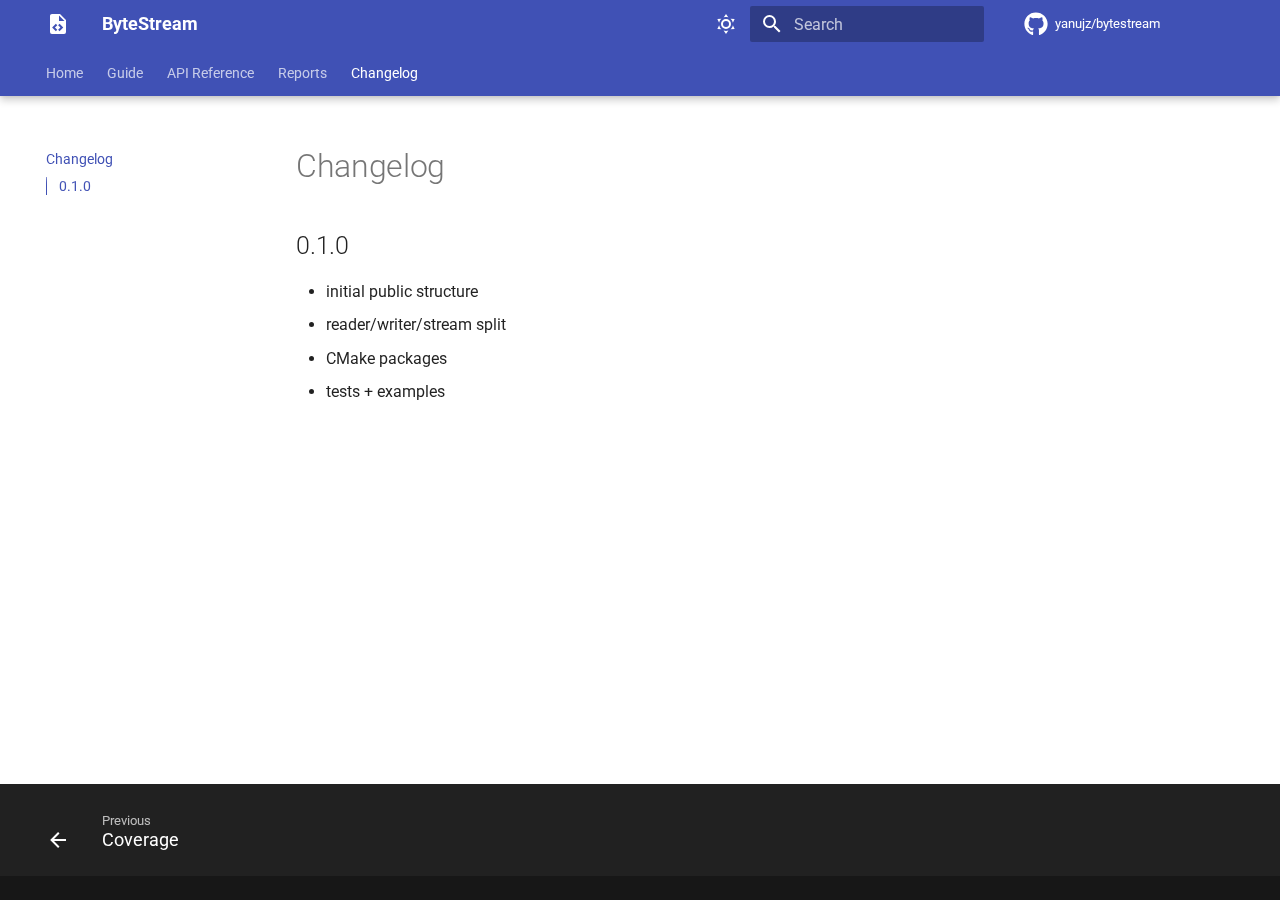
<file: changelog/index.html>
<!doctype html>
<html lang="en" class="no-js">
  <head>
    
      <meta charset="utf-8">
      <meta name="viewport" content="width=device-width,initial-scale=1">
      
        <meta name="description" content="Header-only C++17/20 library for safe binary reading/writing with endianness handling.">
      
      
      
        <link rel="canonical" href="https://yanujz.github.io/bytestream/changelog/">
      
      
        <link rel="prev" href="../guide/coverage/">
      
      
      
      <link rel="icon" href="../assets/images/favicon.png">
      <meta name="generator" content="mkdocs-1.6.1, mkdocs-material-9.6.23">
    
    
      
        <title>Changelog - ByteStream</title>
      
    
    
      <link rel="stylesheet" href="../assets/stylesheets/main.84d31ad4.min.css">
      
        
        <link rel="stylesheet" href="../assets/stylesheets/palette.06af60db.min.css">
      
      


    
    
      
    
    
      
        
        
        <link rel="preconnect" href="https://fonts.gstatic.com" crossorigin>
        <link rel="stylesheet" href="https://fonts.googleapis.com/css?family=Roboto:300,300i,400,400i,700,700i%7CRoboto+Mono:400,400i,700,700i&display=fallback">
        <style>:root{--md-text-font:"Roboto";--md-code-font:"Roboto Mono"}</style>
      
    
    
      <link rel="stylesheet" href="../styles/tasklist.css">
    
      <link rel="stylesheet" href="../styles/iframe.css">
    
    <script>__md_scope=new URL("..",location),__md_hash=e=>[...e].reduce(((e,_)=>(e<<5)-e+_.charCodeAt(0)),0),__md_get=(e,_=localStorage,t=__md_scope)=>JSON.parse(_.getItem(t.pathname+"."+e)),__md_set=(e,_,t=localStorage,a=__md_scope)=>{try{t.setItem(a.pathname+"."+e,JSON.stringify(_))}catch(e){}}</script>
    
      

    
    
    
  </head>
  
  
    
    
      
    
    
    
    
    <body dir="ltr" data-md-color-scheme="default" data-md-color-primary="indigo" data-md-color-accent="blue">
  
    
    <input class="md-toggle" data-md-toggle="drawer" type="checkbox" id="__drawer" autocomplete="off">
    <input class="md-toggle" data-md-toggle="search" type="checkbox" id="__search" autocomplete="off">
    <label class="md-overlay" for="__drawer"></label>
    <div data-md-component="skip">
      
        
        <a href="#changelog" class="md-skip">
          Skip to content
        </a>
      
    </div>
    <div data-md-component="announce">
      
    </div>
    
    
      

  

<header class="md-header md-header--shadow md-header--lifted" data-md-component="header">
  <nav class="md-header__inner md-grid" aria-label="Header">
    <a href=".." title="ByteStream" class="md-header__button md-logo" aria-label="ByteStream" data-md-component="logo">
      
  
  <svg xmlns="http://www.w3.org/2000/svg" viewBox="0 0 24 24"><path d="M13 9h5.5L13 3.5zM6 2h8l6 6v12a2 2 0 0 1-2 2H6a2 2 0 0 1-2-2V4c0-1.11.89-2 2-2m.12 13.5 3.74 3.74 1.42-1.41-2.33-2.33 2.33-2.33-1.42-1.41zm11.16 0-3.74-3.74-1.42 1.41 2.33 2.33-2.33 2.33 1.42 1.41z"/></svg>

    </a>
    <label class="md-header__button md-icon" for="__drawer">
      
      <svg xmlns="http://www.w3.org/2000/svg" viewBox="0 0 24 24"><path d="M3 6h18v2H3zm0 5h18v2H3zm0 5h18v2H3z"/></svg>
    </label>
    <div class="md-header__title" data-md-component="header-title">
      <div class="md-header__ellipsis">
        <div class="md-header__topic">
          <span class="md-ellipsis">
            ByteStream
          </span>
        </div>
        <div class="md-header__topic" data-md-component="header-topic">
          <span class="md-ellipsis">
            
              Changelog
            
          </span>
        </div>
      </div>
    </div>
    
      
        <form class="md-header__option" data-md-component="palette">
  
    
    
    
    <input class="md-option" data-md-color-media="" data-md-color-scheme="default" data-md-color-primary="indigo" data-md-color-accent="blue"  aria-label="Switch to dark mode"  type="radio" name="__palette" id="__palette_0">
    
      <label class="md-header__button md-icon" title="Switch to dark mode" for="__palette_1" hidden>
        <svg xmlns="http://www.w3.org/2000/svg" viewBox="0 0 24 24"><path d="M12 7a5 5 0 0 1 5 5 5 5 0 0 1-5 5 5 5 0 0 1-5-5 5 5 0 0 1 5-5m0 2a3 3 0 0 0-3 3 3 3 0 0 0 3 3 3 3 0 0 0 3-3 3 3 0 0 0-3-3m0-7 2.39 3.42C13.65 5.15 12.84 5 12 5s-1.65.15-2.39.42zM3.34 7l4.16-.35A7.2 7.2 0 0 0 5.94 8.5c-.44.74-.69 1.5-.83 2.29zm.02 10 1.76-3.77a7.131 7.131 0 0 0 2.38 4.14zM20.65 7l-1.77 3.79a7.02 7.02 0 0 0-2.38-4.15zm-.01 10-4.14.36c.59-.51 1.12-1.14 1.54-1.86.42-.73.69-1.5.83-2.29zM12 22l-2.41-3.44c.74.27 1.55.44 2.41.44.82 0 1.63-.17 2.37-.44z"/></svg>
      </label>
    
  
    
    
    
    <input class="md-option" data-md-color-media="" data-md-color-scheme="slate" data-md-color-primary="blue-grey" data-md-color-accent="blue"  aria-label="Switch to light mode"  type="radio" name="__palette" id="__palette_1">
    
      <label class="md-header__button md-icon" title="Switch to light mode" for="__palette_0" hidden>
        <svg xmlns="http://www.w3.org/2000/svg" viewBox="0 0 24 24"><path d="m17.75 4.09-2.53 1.94.91 3.06-2.63-1.81-2.63 1.81.91-3.06-2.53-1.94L12.44 4l1.06-3 1.06 3zm3.5 6.91-1.64 1.25.59 1.98-1.7-1.17-1.7 1.17.59-1.98L15.75 11l2.06-.05L18.5 9l.69 1.95zm-2.28 4.95c.83-.08 1.72 1.1 1.19 1.85-.32.45-.66.87-1.08 1.27C15.17 23 8.84 23 4.94 19.07c-3.91-3.9-3.91-10.24 0-14.14.4-.4.82-.76 1.27-1.08.75-.53 1.93.36 1.85 1.19-.27 2.86.69 5.83 2.89 8.02a9.96 9.96 0 0 0 8.02 2.89m-1.64 2.02a12.08 12.08 0 0 1-7.8-3.47c-2.17-2.19-3.33-5-3.49-7.82-2.81 3.14-2.7 7.96.31 10.98 3.02 3.01 7.84 3.12 10.98.31"/></svg>
      </label>
    
  
</form>
      
    
    
      <script>var palette=__md_get("__palette");if(palette&&palette.color){if("(prefers-color-scheme)"===palette.color.media){var media=matchMedia("(prefers-color-scheme: light)"),input=document.querySelector(media.matches?"[data-md-color-media='(prefers-color-scheme: light)']":"[data-md-color-media='(prefers-color-scheme: dark)']");palette.color.media=input.getAttribute("data-md-color-media"),palette.color.scheme=input.getAttribute("data-md-color-scheme"),palette.color.primary=input.getAttribute("data-md-color-primary"),palette.color.accent=input.getAttribute("data-md-color-accent")}for(var[key,value]of Object.entries(palette.color))document.body.setAttribute("data-md-color-"+key,value)}</script>
    
    
    
      
      
        <label class="md-header__button md-icon" for="__search">
          
          <svg xmlns="http://www.w3.org/2000/svg" viewBox="0 0 24 24"><path d="M9.5 3A6.5 6.5 0 0 1 16 9.5c0 1.61-.59 3.09-1.56 4.23l.27.27h.79l5 5-1.5 1.5-5-5v-.79l-.27-.27A6.52 6.52 0 0 1 9.5 16 6.5 6.5 0 0 1 3 9.5 6.5 6.5 0 0 1 9.5 3m0 2C7 5 5 7 5 9.5S7 14 9.5 14 14 12 14 9.5 12 5 9.5 5"/></svg>
        </label>
        <div class="md-search" data-md-component="search" role="dialog">
  <label class="md-search__overlay" for="__search"></label>
  <div class="md-search__inner" role="search">
    <form class="md-search__form" name="search">
      <input type="text" class="md-search__input" name="query" aria-label="Search" placeholder="Search" autocapitalize="off" autocorrect="off" autocomplete="off" spellcheck="false" data-md-component="search-query" required>
      <label class="md-search__icon md-icon" for="__search">
        
        <svg xmlns="http://www.w3.org/2000/svg" viewBox="0 0 24 24"><path d="M9.5 3A6.5 6.5 0 0 1 16 9.5c0 1.61-.59 3.09-1.56 4.23l.27.27h.79l5 5-1.5 1.5-5-5v-.79l-.27-.27A6.52 6.52 0 0 1 9.5 16 6.5 6.5 0 0 1 3 9.5 6.5 6.5 0 0 1 9.5 3m0 2C7 5 5 7 5 9.5S7 14 9.5 14 14 12 14 9.5 12 5 9.5 5"/></svg>
        
        <svg xmlns="http://www.w3.org/2000/svg" viewBox="0 0 24 24"><path d="M20 11v2H8l5.5 5.5-1.42 1.42L4.16 12l7.92-7.92L13.5 5.5 8 11z"/></svg>
      </label>
      <nav class="md-search__options" aria-label="Search">
        
        <button type="reset" class="md-search__icon md-icon" title="Clear" aria-label="Clear" tabindex="-1">
          
          <svg xmlns="http://www.w3.org/2000/svg" viewBox="0 0 24 24"><path d="M19 6.41 17.59 5 12 10.59 6.41 5 5 6.41 10.59 12 5 17.59 6.41 19 12 13.41 17.59 19 19 17.59 13.41 12z"/></svg>
        </button>
      </nav>
      
        <div class="md-search__suggest" data-md-component="search-suggest"></div>
      
    </form>
    <div class="md-search__output">
      <div class="md-search__scrollwrap" tabindex="0" data-md-scrollfix>
        <div class="md-search-result" data-md-component="search-result">
          <div class="md-search-result__meta">
            Initializing search
          </div>
          <ol class="md-search-result__list" role="presentation"></ol>
        </div>
      </div>
    </div>
  </div>
</div>
      
    
    
      <div class="md-header__source">
        <a href="https://github.com/yanujz/bytestream" title="Go to repository" class="md-source" data-md-component="source">
  <div class="md-source__icon md-icon">
    
    <svg xmlns="http://www.w3.org/2000/svg" viewBox="0 0 512 512"><!--! Font Awesome Free 7.1.0 by @fontawesome - https://fontawesome.com License - https://fontawesome.com/license/free (Icons: CC BY 4.0, Fonts: SIL OFL 1.1, Code: MIT License) Copyright 2025 Fonticons, Inc.--><path d="M173.9 397.4c0 2-2.3 3.6-5.2 3.6-3.3.3-5.6-1.3-5.6-3.6 0-2 2.3-3.6 5.2-3.6 3-.3 5.6 1.3 5.6 3.6m-31.1-4.5c-.7 2 1.3 4.3 4.3 4.9 2.6 1 5.6 0 6.2-2s-1.3-4.3-4.3-5.2c-2.6-.7-5.5.3-6.2 2.3m44.2-1.7c-2.9.7-4.9 2.6-4.6 4.9.3 2 2.9 3.3 5.9 2.6 2.9-.7 4.9-2.6 4.6-4.6-.3-1.9-3-3.2-5.9-2.9M252.8 8C114.1 8 8 113.3 8 252c0 110.9 69.8 205.8 169.5 239.2 12.8 2.3 17.3-5.6 17.3-12.1 0-6.2-.3-40.4-.3-61.4 0 0-70 15-84.7-29.8 0 0-11.4-29.1-27.8-36.6 0 0-22.9-15.7 1.6-15.4 0 0 24.9 2 38.6 25.8 21.9 38.6 58.6 27.5 72.9 20.9 2.3-16 8.8-27.1 16-33.7-55.9-6.2-112.3-14.3-112.3-110.5 0-27.5 7.6-41.3 23.6-58.9-2.6-6.5-11.1-33.3 2.6-67.9 20.9-6.5 69 27 69 27 20-5.6 41.5-8.5 62.8-8.5s42.8 2.9 62.8 8.5c0 0 48.1-33.6 69-27 13.7 34.7 5.2 61.4 2.6 67.9 16 17.7 25.8 31.5 25.8 58.9 0 96.5-58.9 104.2-114.8 110.5 9.2 7.9 17 22.9 17 46.4 0 33.7-.3 75.4-.3 83.6 0 6.5 4.6 14.4 17.3 12.1C436.2 457.8 504 362.9 504 252 504 113.3 391.5 8 252.8 8M105.2 352.9c-1.3 1-1 3.3.7 5.2 1.6 1.6 3.9 2.3 5.2 1 1.3-1 1-3.3-.7-5.2-1.6-1.6-3.9-2.3-5.2-1m-10.8-8.1c-.7 1.3.3 2.9 2.3 3.9 1.6 1 3.6.7 4.3-.7.7-1.3-.3-2.9-2.3-3.9-2-.6-3.6-.3-4.3.7m32.4 35.6c-1.6 1.3-1 4.3 1.3 6.2 2.3 2.3 5.2 2.6 6.5 1 1.3-1.3.7-4.3-1.3-6.2-2.2-2.3-5.2-2.6-6.5-1m-11.4-14.7c-1.6 1-1.6 3.6 0 5.9s4.3 3.3 5.6 2.3c1.6-1.3 1.6-3.9 0-6.2-1.4-2.3-4-3.3-5.6-2"/></svg>
  </div>
  <div class="md-source__repository">
    yanujz/bytestream
  </div>
</a>
      </div>
    
  </nav>
  
    
      
<nav class="md-tabs" aria-label="Tabs" data-md-component="tabs">
  <div class="md-grid">
    <ul class="md-tabs__list">
      
        
  
  
  
  
    <li class="md-tabs__item">
      <a href=".." class="md-tabs__link">
        
  
  
    
  
  Home

      </a>
    </li>
  

      
        
  
  
  
  
    
    
      <li class="md-tabs__item">
        <a href="../guide/" class="md-tabs__link">
          
  
  
    
  
  Guide

        </a>
      </li>
    
  

      
        
  
  
  
  
    
    
      <li class="md-tabs__item">
        <a href="../api/" class="md-tabs__link">
          
  
  
    
  
  API Reference

        </a>
      </li>
    
  

      
        
  
  
  
  
    
    
      <li class="md-tabs__item">
        <a href="../guide/coverage/" class="md-tabs__link">
          
  
  
    
  
  Reports

        </a>
      </li>
    
  

      
        
  
  
  
    
  
  
    <li class="md-tabs__item md-tabs__item--active">
      <a href="./" class="md-tabs__link">
        
  
  
    
  
  Changelog

      </a>
    </li>
  

      
    </ul>
  </div>
</nav>
    
  
</header>
    
    <div class="md-container" data-md-component="container">
      
      
        
      
      <main class="md-main" data-md-component="main">
        <div class="md-main__inner md-grid">
          
            
              
              <div class="md-sidebar md-sidebar--primary" data-md-component="sidebar" data-md-type="navigation" >
                <div class="md-sidebar__scrollwrap">
                  <div class="md-sidebar__inner">
                    


  


  

<nav class="md-nav md-nav--primary md-nav--lifted md-nav--integrated" aria-label="Navigation" data-md-level="0">
  <label class="md-nav__title" for="__drawer">
    <a href=".." title="ByteStream" class="md-nav__button md-logo" aria-label="ByteStream" data-md-component="logo">
      
  
  <svg xmlns="http://www.w3.org/2000/svg" viewBox="0 0 24 24"><path d="M13 9h5.5L13 3.5zM6 2h8l6 6v12a2 2 0 0 1-2 2H6a2 2 0 0 1-2-2V4c0-1.11.89-2 2-2m.12 13.5 3.74 3.74 1.42-1.41-2.33-2.33 2.33-2.33-1.42-1.41zm11.16 0-3.74-3.74-1.42 1.41 2.33 2.33-2.33 2.33 1.42 1.41z"/></svg>

    </a>
    ByteStream
  </label>
  
    <div class="md-nav__source">
      <a href="https://github.com/yanujz/bytestream" title="Go to repository" class="md-source" data-md-component="source">
  <div class="md-source__icon md-icon">
    
    <svg xmlns="http://www.w3.org/2000/svg" viewBox="0 0 512 512"><!--! Font Awesome Free 7.1.0 by @fontawesome - https://fontawesome.com License - https://fontawesome.com/license/free (Icons: CC BY 4.0, Fonts: SIL OFL 1.1, Code: MIT License) Copyright 2025 Fonticons, Inc.--><path d="M173.9 397.4c0 2-2.3 3.6-5.2 3.6-3.3.3-5.6-1.3-5.6-3.6 0-2 2.3-3.6 5.2-3.6 3-.3 5.6 1.3 5.6 3.6m-31.1-4.5c-.7 2 1.3 4.3 4.3 4.9 2.6 1 5.6 0 6.2-2s-1.3-4.3-4.3-5.2c-2.6-.7-5.5.3-6.2 2.3m44.2-1.7c-2.9.7-4.9 2.6-4.6 4.9.3 2 2.9 3.3 5.9 2.6 2.9-.7 4.9-2.6 4.6-4.6-.3-1.9-3-3.2-5.9-2.9M252.8 8C114.1 8 8 113.3 8 252c0 110.9 69.8 205.8 169.5 239.2 12.8 2.3 17.3-5.6 17.3-12.1 0-6.2-.3-40.4-.3-61.4 0 0-70 15-84.7-29.8 0 0-11.4-29.1-27.8-36.6 0 0-22.9-15.7 1.6-15.4 0 0 24.9 2 38.6 25.8 21.9 38.6 58.6 27.5 72.9 20.9 2.3-16 8.8-27.1 16-33.7-55.9-6.2-112.3-14.3-112.3-110.5 0-27.5 7.6-41.3 23.6-58.9-2.6-6.5-11.1-33.3 2.6-67.9 20.9-6.5 69 27 69 27 20-5.6 41.5-8.5 62.8-8.5s42.8 2.9 62.8 8.5c0 0 48.1-33.6 69-27 13.7 34.7 5.2 61.4 2.6 67.9 16 17.7 25.8 31.5 25.8 58.9 0 96.5-58.9 104.2-114.8 110.5 9.2 7.9 17 22.9 17 46.4 0 33.7-.3 75.4-.3 83.6 0 6.5 4.6 14.4 17.3 12.1C436.2 457.8 504 362.9 504 252 504 113.3 391.5 8 252.8 8M105.2 352.9c-1.3 1-1 3.3.7 5.2 1.6 1.6 3.9 2.3 5.2 1 1.3-1 1-3.3-.7-5.2-1.6-1.6-3.9-2.3-5.2-1m-10.8-8.1c-.7 1.3.3 2.9 2.3 3.9 1.6 1 3.6.7 4.3-.7.7-1.3-.3-2.9-2.3-3.9-2-.6-3.6-.3-4.3.7m32.4 35.6c-1.6 1.3-1 4.3 1.3 6.2 2.3 2.3 5.2 2.6 6.5 1 1.3-1.3.7-4.3-1.3-6.2-2.2-2.3-5.2-2.6-6.5-1m-11.4-14.7c-1.6 1-1.6 3.6 0 5.9s4.3 3.3 5.6 2.3c1.6-1.3 1.6-3.9 0-6.2-1.4-2.3-4-3.3-5.6-2"/></svg>
  </div>
  <div class="md-source__repository">
    yanujz/bytestream
  </div>
</a>
    </div>
  
  <ul class="md-nav__list" data-md-scrollfix>
    
      
      
  
  
  
  
    <li class="md-nav__item">
      <a href=".." class="md-nav__link">
        
  
  
  <span class="md-ellipsis">
    Home
    
  </span>
  

      </a>
    </li>
  

    
      
      
  
  
  
  
    
    
      
        
          
        
      
        
      
        
      
        
      
    
    
    
      
      
        
      
    
    
    <li class="md-nav__item md-nav__item--nested">
      
        
        
          
        
        <input class="md-nav__toggle md-toggle md-toggle--indeterminate" type="checkbox" id="__nav_2" >
        
          
          <div class="md-nav__link md-nav__container">
            <a href="../guide/" class="md-nav__link ">
              
  
  
  <span class="md-ellipsis">
    Guide
    
  </span>
  

            </a>
            
              
              <label class="md-nav__link " for="__nav_2" id="__nav_2_label" tabindex="0">
                <span class="md-nav__icon md-icon"></span>
              </label>
            
          </div>
        
        <nav class="md-nav" data-md-level="1" aria-labelledby="__nav_2_label" aria-expanded="false">
          <label class="md-nav__title" for="__nav_2">
            <span class="md-nav__icon md-icon"></span>
            Guide
          </label>
          <ul class="md-nav__list" data-md-scrollfix>
            
              
            
              
                
  
  
  
  
    <li class="md-nav__item">
      <a href="../guide/building/" class="md-nav__link">
        
  
  
  <span class="md-ellipsis">
    Building
    
  </span>
  

      </a>
    </li>
  

              
            
              
                
  
  
  
  
    <li class="md-nav__item">
      <a href="../guide/quick_start/" class="md-nav__link">
        
  
  
  <span class="md-ellipsis">
    Quick Start
    
  </span>
  

      </a>
    </li>
  

              
            
              
                
  
  
  
  
    <li class="md-nav__item">
      <a href="../guide/roadmap/" class="md-nav__link">
        
  
  
  <span class="md-ellipsis">
    Roadmap
    
  </span>
  

      </a>
    </li>
  

              
            
          </ul>
        </nav>
      
    </li>
  

    
      
      
  
  
  
  
    
    
      
        
          
        
      
        
      
    
    
    
      
      
        
      
    
    
    <li class="md-nav__item md-nav__item--nested">
      
        
        
          
        
        <input class="md-nav__toggle md-toggle md-toggle--indeterminate" type="checkbox" id="__nav_3" >
        
          
          <div class="md-nav__link md-nav__container">
            <a href="../api/" class="md-nav__link ">
              
  
  
  <span class="md-ellipsis">
    API Reference
    
  </span>
  

            </a>
            
              
              <label class="md-nav__link " for="__nav_3" id="__nav_3_label" tabindex="0">
                <span class="md-nav__icon md-icon"></span>
              </label>
            
          </div>
        
        <nav class="md-nav" data-md-level="1" aria-labelledby="__nav_3_label" aria-expanded="false">
          <label class="md-nav__title" for="__nav_3">
            <span class="md-nav__icon md-icon"></span>
            API Reference
          </label>
          <ul class="md-nav__list" data-md-scrollfix>
            
              
            
              
                
  
  
  
  
    <li class="md-nav__item">
      <a href="../api/reference/" class="md-nav__link">
        
  
  
  <span class="md-ellipsis">
    Core API
    
  </span>
  

      </a>
    </li>
  

              
            
          </ul>
        </nav>
      
    </li>
  

    
      
      
  
  
  
  
    
    
      
        
      
    
    
    
      
      
        
      
    
    
    <li class="md-nav__item md-nav__item--nested">
      
        
        
          
        
        <input class="md-nav__toggle md-toggle md-toggle--indeterminate" type="checkbox" id="__nav_4" >
        
          
          <label class="md-nav__link" for="__nav_4" id="__nav_4_label" tabindex="0">
            
  
  
  <span class="md-ellipsis">
    Reports
    
  </span>
  

            <span class="md-nav__icon md-icon"></span>
          </label>
        
        <nav class="md-nav" data-md-level="1" aria-labelledby="__nav_4_label" aria-expanded="false">
          <label class="md-nav__title" for="__nav_4">
            <span class="md-nav__icon md-icon"></span>
            Reports
          </label>
          <ul class="md-nav__list" data-md-scrollfix>
            
              
                
  
  
  
  
    <li class="md-nav__item">
      <a href="../guide/coverage/" class="md-nav__link">
        
  
  
  <span class="md-ellipsis">
    Coverage
    
  </span>
  

      </a>
    </li>
  

              
            
          </ul>
        </nav>
      
    </li>
  

    
      
      
  
  
    
  
  
  
    <li class="md-nav__item md-nav__item--active">
      
      <input class="md-nav__toggle md-toggle" type="checkbox" id="__toc">
      
      
        
      
      
        <label class="md-nav__link md-nav__link--active" for="__toc">
          
  
  
  <span class="md-ellipsis">
    Changelog
    
  </span>
  

          <span class="md-nav__icon md-icon"></span>
        </label>
      
      <a href="./" class="md-nav__link md-nav__link--active">
        
  
  
  <span class="md-ellipsis">
    Changelog
    
  </span>
  

      </a>
      
        

<nav class="md-nav md-nav--secondary" aria-label="Table of contents">
  
  
  
    
  
  
    <label class="md-nav__title" for="__toc">
      <span class="md-nav__icon md-icon"></span>
      Table of contents
    </label>
    <ul class="md-nav__list" data-md-component="toc" data-md-scrollfix>
      
        <li class="md-nav__item">
  <a href="#010" class="md-nav__link">
    <span class="md-ellipsis">
      0.1.0
    </span>
  </a>
  
</li>
      
    </ul>
  
</nav>
      
    </li>
  

    
  </ul>
</nav>
                  </div>
                </div>
              </div>
            
            
          
          
            <div class="md-content" data-md-component="content">
              <article class="md-content__inner md-typeset">
                
                  


  
  


<h1 id="changelog">Changelog<a class="headerlink" href="#changelog" title="Permanent link">&para;</a></h1>
<h2 id="010">0.1.0<a class="headerlink" href="#010" title="Permanent link">&para;</a></h2>
<ul>
<li>initial public structure</li>
<li>reader/writer/stream split</li>
<li>CMake packages</li>
<li>tests + examples</li>
</ul>












                
              </article>
            </div>
          
          
  <script>var tabs=__md_get("__tabs");if(Array.isArray(tabs))e:for(var set of document.querySelectorAll(".tabbed-set")){var labels=set.querySelector(".tabbed-labels");for(var tab of tabs)for(var label of labels.getElementsByTagName("label"))if(label.innerText.trim()===tab){var input=document.getElementById(label.htmlFor);input.checked=!0;continue e}}</script>

<script>var target=document.getElementById(location.hash.slice(1));target&&target.name&&(target.checked=target.name.startsWith("__tabbed_"))</script>
        </div>
        
          <button type="button" class="md-top md-icon" data-md-component="top" hidden>
  
  <svg xmlns="http://www.w3.org/2000/svg" viewBox="0 0 24 24"><path d="M13 20h-2V8l-5.5 5.5-1.42-1.42L12 4.16l7.92 7.92-1.42 1.42L13 8z"/></svg>
  Back to top
</button>
        
      </main>
      
        <footer class="md-footer">
  
    
      
      <nav class="md-footer__inner md-grid" aria-label="Footer" >
        
          
          <a href="../guide/coverage/" class="md-footer__link md-footer__link--prev" aria-label="Previous: Coverage">
            <div class="md-footer__button md-icon">
              
              <svg xmlns="http://www.w3.org/2000/svg" viewBox="0 0 24 24"><path d="M20 11v2H8l5.5 5.5-1.42 1.42L4.16 12l7.92-7.92L13.5 5.5 8 11z"/></svg>
            </div>
            <div class="md-footer__title">
              <span class="md-footer__direction">
                Previous
              </span>
              <div class="md-ellipsis">
                Coverage
              </div>
            </div>
          </a>
        
        
      </nav>
    
  
  <div class="md-footer-meta md-typeset">
    <div class="md-footer-meta__inner md-grid">
      <div class="md-copyright">
  
  
</div>
      
    </div>
  </div>
</footer>
      
    </div>
    <div class="md-dialog" data-md-component="dialog">
      <div class="md-dialog__inner md-typeset"></div>
    </div>
    
    
    
      
      <script id="__config" type="application/json">{"base": "..", "features": ["navigation.tabs", "navigation.tabs.sticky", "navigation.sections", "navigation.indexes", "navigation.expand", "navigation.top", "navigation.footer", "toc.integrate", "search.suggest", "search.highlight", "content.tabs.link", "content.code.copy", "content.code.select", "content.code.annotate"], "search": "../assets/javascripts/workers/search.973d3a69.min.js", "tags": null, "translations": {"clipboard.copied": "Copied to clipboard", "clipboard.copy": "Copy to clipboard", "search.result.more.one": "1 more on this page", "search.result.more.other": "# more on this page", "search.result.none": "No matching documents", "search.result.one": "1 matching document", "search.result.other": "# matching documents", "search.result.placeholder": "Type to start searching", "search.result.term.missing": "Missing", "select.version": "Select version"}, "version": null}</script>
    
    
      <script src="../assets/javascripts/bundle.f55a23d4.min.js"></script>
      
    
  </body>
</html>
</file>
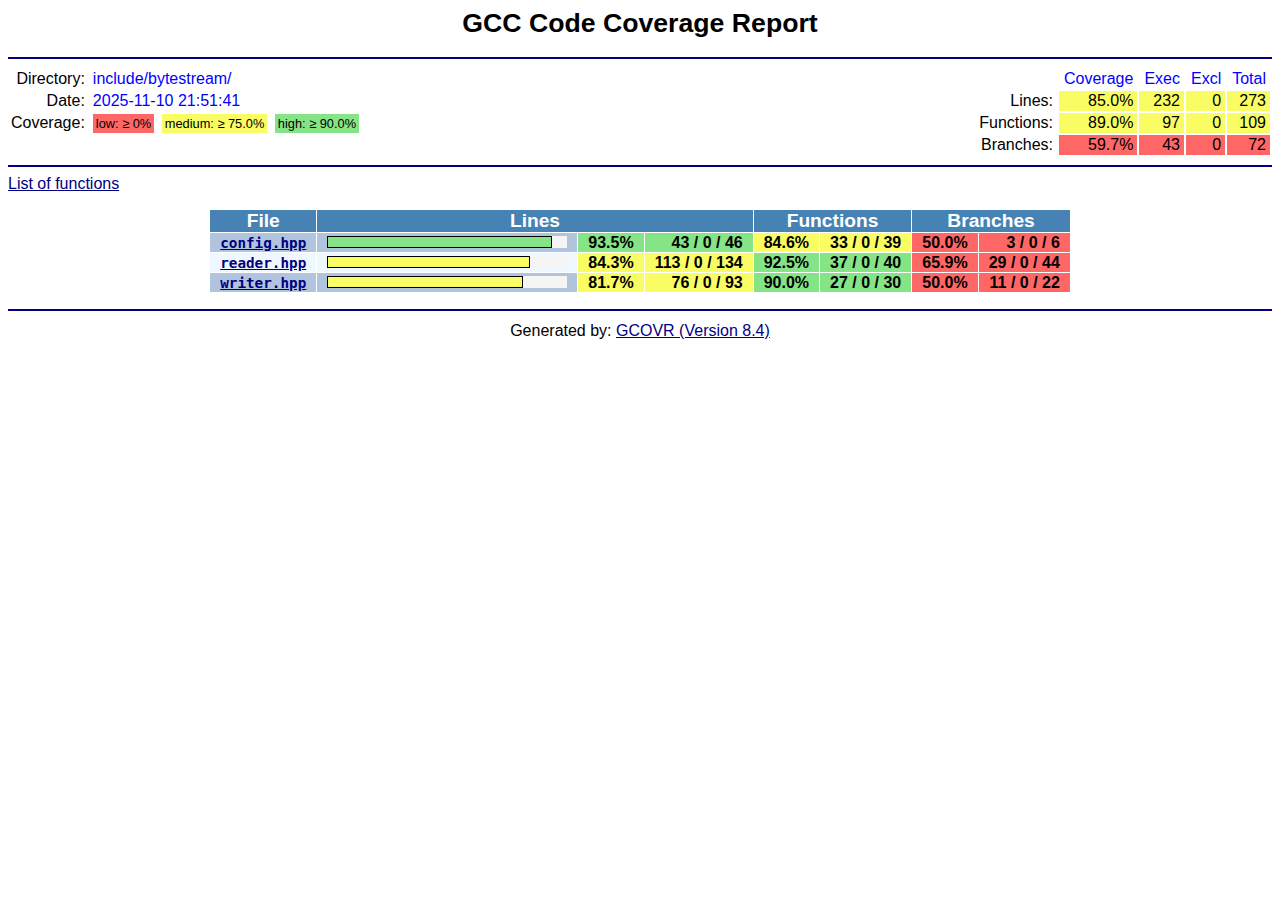
<file: coverage/index.html>
<!DOCTYPE html>
<html class="theme-green">

  <head>
    <meta http-equiv="Content-Type" content="text/html; charset=UTF-8"/>
    <title>GCC Code Coverage Report</title>
    <meta name="viewport" content="width=device-width, initial-scale=1.0"/>
    <style type="text/css">
:root {
    font-family: sans-serif;
    --tab_size: 4;
}

.theme-green, .theme-blue {
    --unknown_color: lightgray;
    --low_color: #FF6666;
    --medium_color: #F9FD63;
    --partial_covered_color: var(--medium_color);
    --uncovered_color: #FF8C8C;
    --warning_color: orangered;
    --notTakenBranch_color: red;
    --notTakenCondition_color: red;
    --uncheckedDecision_color: darkorange;
    --notTakenDecision_color: red;
    --notInvokedCall_color: red;
    --excluded_color: rgb(255, 241, 229);
}

.theme-green {
    --high_color: #85E485;
    --covered_color: #85E485;
    --takenBranch_color: green;
    --takenCondition_color: green;
    --takenDecision_color: green;
    --invokedCall_color: green;
}

.theme-blue {
    --high_color: #66B4FF;
    --covered_color: #66B4Ff;
    --takenBranch_color: blue;
    --takenCondition_color: blue;
    --takenDecision_color: blue;
    --invokedCall_color: blue;
}

body
{
    color: #000000;
    background-color: #FFFFFF;
}

h1
{
    text-align: center;
    margin: 0;
    padding-bottom: 10px;
    font-size: 20pt;
    font-weight: bold;
}

hr
{
    background-color: navy;
    height: 2px;
    border: 0;
}

/* Link formats: use maroon w/underlines */
a:link
{
    color: navy;
    text-decoration: underline;
}
a:visited
{
    color: maroon;
    text-decoration: underline;
}

/*** Summary formats ***/

.summary
{
    display: flex;
    flex-flow: row wrap;
    max-width: 100%;
    justify-content: flex-start;
}

.summary > table
{
    flex: 1 0 7em;
    border: 0;
}

.summary > :last-child {
    margin-left: auto;
}

table.legend
{
    color: black;
    display: flex;
    flex-flow: row wrap;
    justify-content: flex-start;
}

table.legend th[scope=row]
{
    font-weight: normal;
    text-align: right;
    white-space: nowrap;
}

table.legend td
{
    color: blue;
    text-align: left;
    white-space: nowrap;
    padding-left: 5px;
}

table.legend td.legend
{
    color: black;
    font-size: 80%;
}

table.legend td.warning_text
{
    color: var(--warning_color);
}

table.coverage td,
table.coverage th
{
    text-align: right;
    color: black;
    font-weight: normal;
    white-space: nowrap;
    padding-left: 5px;
    padding-right: 4px;
}

table.coverage td
{
    background-color: LightSteelBlue;
}

table.coverage th[scope=row]
{
    color: black;
    font-weight: normal;
    white-space: nowrap;
}

table.coverage th[scope=col]
{
    color: blue;
    font-weight: normal;
    white-space: nowrap;
}

table.legend span
{
    margin-right: 4px;
    padding: 2px;
}

table.legend span.coverage-unknown,
table.legend span.coverage-none,
table.legend span.coverage-low,
table.legend span.coverage-medium,
table.legend span.coverage-high
{
    padding-left: 3px;
    padding-right: 3px;
}

table.legend span.coverage-unknown,
table.coverage td.coverage-unknown,
table.file-list td.coverage-unknown
{
    background-color: var(--unknown_color) !important;
}

table.legend span.coverage-none,
table.legend span.coverage-low,
table.coverage td.coverage-none,
table.coverage td.coverage-low,
table.file-list td.coverage-none,
table.file-list td.coverage-low
{
    background-color: var(--low_color) !important;
}

table.legend span.coverage-medium,
table.coverage td.coverage-medium,
table.file-list td.coverage-medium
{
    background-color: var(--medium_color) !important;
}

table.legend span.coverage-high,
table.coverage td.coverage-high,
table.file-list td.coverage-high
{
    background-color: var(--high_color) !important;
}
/*** End of Summary formats ***/
/*** Meter formats ***/

/* Common */
meter {
    -moz-appearance: none;

    width: 30vw;
    min-width: 4em;
    max-width: 15em;
    height: 0.75em;
    padding: 0;
    vertical-align: baseline;
    margin-top: 3px;
    /* Outer background for Mozilla */
    background: none;
    background-color: whitesmoke;
}

/* Webkit */

meter::-webkit-meter-bar {
    /* Outer background for Webkit */
    background: none;
    background-color: whitesmoke;
    height: 0.75em;
    border-radius: 0px;
}

meter::-webkit-meter-optimum-value,
meter::-webkit-meter-suboptimum-value,
meter::-webkit-meter-even-less-good-value
{
    /* Inner shadow for Webkit */
    border: solid 1px black;
}

meter.coverage-none::-webkit-meter-optimum-value,
meter.coverage-low::-webkit-meter-optimum-value
{
    background: var(--low_color);
}

meter.coverage-medium::-webkit-meter-optimum-value
{
    background: var(--medium_color);
}

meter.coverage-high::-webkit-meter-optimum-value
{
    background: var(--high_color);
}

/* Mozilla */

meter::-moz-meter-bar
{
    box-sizing: border-box;
}

meter:-moz-meter-optimum::-moz-meter-bar,
meter:-moz-meter-sub-optimum::-moz-meter-bar,
meter:-moz-meter-sub-sub-optimum::-moz-meter-bar
{
    /* Inner shadow for Mozilla */
    border: solid 1px black;
}

meter.coverage-none:-moz-meter-optimum::-moz-meter-bar,
meter.coverage-low:-moz-meter-optimum::-moz-meter-bar
{
    background: var(--low_color);
}

meter.coverage-medium:-moz-meter-optimum::-moz-meter-bar
{
    background: var(--medium_color);
}

meter.coverage-high:-moz-meter-optimum::-moz-meter-bar
{
    background: var(--high_color);
}

/*** End of Meter formats ***/
.file-list td, .file-list th {
    padding: 0 10px;
    font-weight: bold;
}

.file-list th[scope^=col]
{
    text-align: center;
    color: white;
    background-color: SteelBlue;
    font-size: 120%;
}

.file-list th[scope=row]
{
    text-align: left;
    color: black;
    font-family: monospace;
    font-weight: bold;
    font-size: 110%;
}

.file-list tr > td,
.file-list tr > th {
    background: aliceblue;
}

.file-list tr:nth-child(even) > td,
.file-list tr:nth-child(even) > th {
    background: LightSteelBlue
}

.file-list tr:hover > td,
.file-list tr:hover > th[scope=row]
{
    background-color: #ddd;
}
td.CoverValue
{
    text-align: right;
    white-space: nowrap;
}

td.coveredLine,
span.coveredLine
{
    background-color: var(--covered_color) !important;
}

td.partialCoveredLine,
span.partialCoveredLine
{
    background-color: var(--partial_covered_color) !important;
}

td.uncoveredLine,
span.uncoveredLine
{
    background-color: var(--uncovered_color) !important;
}

td.excludedLine,
span.excludedLine
{
    background-color: var(--excluded_color) !important;
}

.linebranch, .linecondition, .linedecision, .linecall, .linecount, .lineblockids
{
    font-family: monospace;
    border-right: 1px gray solid;
    background-color: lightgray;
    white-space: nowrap;
}
.linebranch, .linecondition, .linedecision, .linecall
{
    text-align: left;
}
.linecount
{
    text-align: right;
}

.linebranchDetails, .lineconditionDetails, .linedecisionDetails, .linecallDetails
{
    position: relative;
}

.linebranchSummary, .lineconditionSummary, .linedecisionSummary, .linecallSummary
{
    cursor: help;
    white-space: nowrap;
}

.linebranchContents, .lineconditionContents, .linedecisionContents, .linecallContents
{
    font-family: monospace;
    font-size: medium;
    text-align: left;
    white-space: nowrap;
    position: absolute;
    padding: 1em;
    background: white;
    border: solid gray 1px;
    box-shadow: 5px 5px 10px gray;
    z-index: 1; /* show in front of the table entries */
}

.functionName
{
    font-style: italic !important;
    font-weight: bolder !important;
}

.excludedBranch
{
    color: var(--takenBranch_color) !important;
}

.takenBranch
{
    color: var(--takenBranch_color) !important;
}

.notTakenBranch
{
    color: var(--notTakenBranch_color) !important;
}

.excludedCondition
{
    color: var(--takenCondition_color) !important;
}

.takenCondition
{
    color: var(--takenCondition_color) !important;
}

.notTakenCondition
{
    color: var(--notTakenCondition_color) !important;
}

.takenDecision
{
    color: var(--takenDecision_color) !important;
}

.notTakenDecision
{
    color: var(--notTakenDecision_color) !important;
}

.uncheckedDecision
{
    color: var(--uncheckedDecision_color) !important;
}

.excludedCall
{
    color: var(--invokedCall_color) !important;
}

.invokedCall
{
    color: var(--invokedCall_color) !important;
}

.notInvokedCall
{
    color: var(--notInvokedCall_color) !important;
}

.src
{
    padding-left: 12px;
    text-align: left;

    font-family: monospace;
    white-space: pre;

    tab-size: var(--tab_size);
    -moz-tab-size: var(--tab_size);
}

span.takenBranch,
span.notTakenBranch,
span.takenDecision,
span.notTakenDecision,
span.uncheckedDecision
{
    font-family: monospace;
    font-weight: bold;
}

pre
{
    height : 15px;
    margin-top: 0;
    margin-bottom: 0;
}

.listOfFunctions td, .listOfFunctions th {
    padding: 0 10px;
}
.listOfFunctions th
{
    text-align: center;
    color: white;
    background-color: SteelBlue;
}
.listOfFunctions tr > td {
    background: aliceblue;
}
.listOfFunctions tr:nth-child(even) > td {
    background: LightSteelBlue
}
.listOfFunctions tr:hover > td
{
    background-color: #ddd;
}
.listOfFunctions tr > td > a
{
    text-decoration: none;
    color: inherit;
}

.source-line
{
    height : 15px;
    margin-top: 0;
    margin-bottom: 0;
}

.lineno
{
    background-color: #EFE383;
    border-right: 1px solid #BBB15F;
    text-align: right;
    unicode-bidi: embed;
    font-family: monospace;
    white-space: pre;
}

.lineno > a
{
    text-decoration: none;
    color: inherit;
}

.file-list
{
    margin: 1em auto;
    border: 0;
    border-spacing: 1px;
}

.file-source table
{
    border-spacing: 0;
}

.file-source table td,
.file-source table th
{
    padding: 1px 10px;
}

.file-source table th
{
    font-family: monospace;
    font-weight: bold;
}

.file-source table td:last-child
{
    width: 100%;
}
footer
{
    text-align: center;
    padding-top: 3px;
}

/* pygments syntax highlighting */
pre { line-height: 125%; }
td.linenos .normal { color: inherit; background-color: transparent; padding-left: 5px; padding-right: 5px; }
span.linenos { color: inherit; background-color: transparent; padding-left: 5px; padding-right: 5px; }
td.linenos .special { color: #000000; background-color: #ffffc0; padding-left: 5px; padding-right: 5px; }
span.linenos.special { color: #000000; background-color: #ffffc0; padding-left: 5px; padding-right: 5px; }
.hll { background-color: #ffffcc }
.c { color: #3D7B7B; font-style: italic } /* Comment */
.err { border: 1px solid #F00 } /* Error */
.k { color: #008000; font-weight: bold } /* Keyword */
.o { color: #666 } /* Operator */
.ch { color: #3D7B7B; font-style: italic } /* Comment.Hashbang */
.cm { color: #3D7B7B; font-style: italic } /* Comment.Multiline */
.cp { color: #9C6500 } /* Comment.Preproc */
.cpf { color: #3D7B7B; font-style: italic } /* Comment.PreprocFile */
.c1 { color: #3D7B7B; font-style: italic } /* Comment.Single */
.cs { color: #3D7B7B; font-weight: bold; font-style: italic } /* Comment.Special */
.gd { color: #A00000 } /* Generic.Deleted */
.ge { font-style: italic } /* Generic.Emph */
.ges { font-weight: bold; font-style: italic } /* Generic.EmphStrong */
.gr { color: #E40000 } /* Generic.Error */
.gh { color: #000080; font-weight: bold } /* Generic.Heading */
.gi { color: #008400 } /* Generic.Inserted */
.go { color: #717171 } /* Generic.Output */
.gp { color: #000080; font-weight: bold } /* Generic.Prompt */
.gs { font-weight: bold } /* Generic.Strong */
.gu { color: #800080; font-weight: bold } /* Generic.Subheading */
.gt { color: #04D } /* Generic.Traceback */
.kc { color: #008000; font-weight: bold } /* Keyword.Constant */
.kd { color: #008000; font-weight: bold } /* Keyword.Declaration */
.kn { color: #008000; font-weight: bold } /* Keyword.Namespace */
.kp { color: #008000 } /* Keyword.Pseudo */
.kr { color: #008000; font-weight: bold } /* Keyword.Reserved */
.kt { color: #B00040 } /* Keyword.Type */
.m { color: #666 } /* Literal.Number */
.s { color: #BA2121 } /* Literal.String */
.na { color: #687822 } /* Name.Attribute */
.nb { color: #008000 } /* Name.Builtin */
.nc { color: #00F; font-weight: bold } /* Name.Class */
.no { color: #800 } /* Name.Constant */
.nd { color: #A2F } /* Name.Decorator */
.ni { color: #717171; font-weight: bold } /* Name.Entity */
.ne { color: #CB3F38; font-weight: bold } /* Name.Exception */
.nf { color: #00F } /* Name.Function */
.nl { color: #767600 } /* Name.Label */
.nn { color: #00F; font-weight: bold } /* Name.Namespace */
.nt { color: #008000; font-weight: bold } /* Name.Tag */
.nv { color: #19177C } /* Name.Variable */
.ow { color: #A2F; font-weight: bold } /* Operator.Word */
.w { color: #BBB } /* Text.Whitespace */
.mb { color: #666 } /* Literal.Number.Bin */
.mf { color: #666 } /* Literal.Number.Float */
.mh { color: #666 } /* Literal.Number.Hex */
.mi { color: #666 } /* Literal.Number.Integer */
.mo { color: #666 } /* Literal.Number.Oct */
.sa { color: #BA2121 } /* Literal.String.Affix */
.sb { color: #BA2121 } /* Literal.String.Backtick */
.sc { color: #BA2121 } /* Literal.String.Char */
.dl { color: #BA2121 } /* Literal.String.Delimiter */
.sd { color: #BA2121; font-style: italic } /* Literal.String.Doc */
.s2 { color: #BA2121 } /* Literal.String.Double */
.se { color: #AA5D1F; font-weight: bold } /* Literal.String.Escape */
.sh { color: #BA2121 } /* Literal.String.Heredoc */
.si { color: #A45A77; font-weight: bold } /* Literal.String.Interpol */
.sx { color: #008000 } /* Literal.String.Other */
.sr { color: #A45A77 } /* Literal.String.Regex */
.s1 { color: #BA2121 } /* Literal.String.Single */
.ss { color: #19177C } /* Literal.String.Symbol */
.bp { color: #008000 } /* Name.Builtin.Pseudo */
.fm { color: #00F } /* Name.Function.Magic */
.vc { color: #19177C } /* Name.Variable.Class */
.vg { color: #19177C } /* Name.Variable.Global */
.vi { color: #19177C } /* Name.Variable.Instance */
.vm { color: #19177C } /* Name.Variable.Magic */
.il { color: #666 } /* Literal.Number.Integer.Long */
    </style>
  </head>

  <body>

    <header>
      <h1>GCC Code Coverage Report</h1>
      <hr/>
      <div class="summary">
<div>
  <table class="legend">
    <tr>
      <th scope="row">Directory:</th>
      <td>include/bytestream/</td>
    </tr>
    <tr>
      <th scope="row">Date:</th>
      <td>2025-11-10 21:51:41</td>
    </tr>
    <tr>
      <th scope="row">Coverage:</th>
      <td class="legend">
        <span class="coverage-low">low: &ge; 0%</span>
        <span class="coverage-medium">medium: &ge; 75.0%</span>
        <span class="coverage-high">high: &ge; 90.0%</span>
      </td>
    </tr>
  </table>
</div>

<div>
  <table class="coverage">
    <tr>
      <th></th>
      <th scope="col">Coverage</th>
      <th scope="col">Exec</th>
      <th scope="col">Excl</th>
      <th scope="col">Total</th>
    </tr>
    <tr>
      <th scope="row">Lines:</th>
      <td class="coverage-medium">85.0%</td>
      <td class="coverage-medium">232</td>
      <td class="coverage-medium">0</td>
      <td class="coverage-medium">273</td>
    </tr>
    <tr>
      <th scope="row">Functions:</th>
      <td class="coverage-medium">89.0%</td>
      <td class="coverage-medium">97</td>
      <td class="coverage-medium">0</td>
      <td class="coverage-medium">109</td>
    </tr>
    <tr>
      <th scope="row">Branches:</th>
      <td class="coverage-low">59.7%</td>
      <td class="coverage-low">43</td>
      <td class="coverage-low">0</td>
      <td class="coverage-low">72</td>
    </tr>
  </table>
</div>
      </div>
      <hr/>
    </header>
    <nav>
<a href="index.functions.html">List of functions</a>
    </nav>
    <main>
<table class="file-list">
  <col/>
  <colgroup span="3"/>
  <colgroup span="2"/>
  <colgroup span="2"/>

  <tr>
    <th scope="col">File</th>
    <th scope="colgroup" colspan=3>Lines</th>
    <th scope="colgroup" colspan=2>Functions</th>
    <th scope="colgroup" colspan=2>Branches</th>
  </tr>


  <tr>
    <th scope="row">
      <a href="index.config.hpp.a8fbc7efd0a09335d391e56f52042fe2.html">config.hpp</a>
    </th>
    <td>
      <meter class="coverage-high" min="0" max="100" value="93.5" title="93.5%">93.5</meter>
    </td>
    <td class="CoverValue line-coverage coverage-high">93.5%</td>
    <td class="CoverValue line-coverage coverage-high" title="Exec / Excl / Total">43 / 0 / 46</td>
    <td class="CoverValue function-coverage coverage-medium">84.6%</td>
    <td class="CoverValue function-coverage coverage-medium" title="Exec / Excl / Total">33 / 0 / 39</td>
    <td class="CoverValue branch-coverage coverage-low">50.0%</td>
    <td class="CoverValue branch-coverage coverage-low" title="Exec / Excl / Total">3 / 0 / 6</td>
  </tr>


  <tr>
    <th scope="row">
      <a href="index.reader.hpp.381a1453b1bb1efb8dc49e0cb97b84c4.html">reader.hpp</a>
    </th>
    <td>
      <meter class="coverage-medium" min="0" max="100" value="84.3" title="84.3%">84.3</meter>
    </td>
    <td class="CoverValue line-coverage coverage-medium">84.3%</td>
    <td class="CoverValue line-coverage coverage-medium" title="Exec / Excl / Total">113 / 0 / 134</td>
    <td class="CoverValue function-coverage coverage-high">92.5%</td>
    <td class="CoverValue function-coverage coverage-high" title="Exec / Excl / Total">37 / 0 / 40</td>
    <td class="CoverValue branch-coverage coverage-low">65.9%</td>
    <td class="CoverValue branch-coverage coverage-low" title="Exec / Excl / Total">29 / 0 / 44</td>
  </tr>


  <tr>
    <th scope="row">
      <a href="index.writer.hpp.3cf8281117978225bf3e4e0d2aefc5e9.html">writer.hpp</a>
    </th>
    <td>
      <meter class="coverage-medium" min="0" max="100" value="81.7" title="81.7%">81.7</meter>
    </td>
    <td class="CoverValue line-coverage coverage-medium">81.7%</td>
    <td class="CoverValue line-coverage coverage-medium" title="Exec / Excl / Total">76 / 0 / 93</td>
    <td class="CoverValue function-coverage coverage-high">90.0%</td>
    <td class="CoverValue function-coverage coverage-high" title="Exec / Excl / Total">27 / 0 / 30</td>
    <td class="CoverValue branch-coverage coverage-low">50.0%</td>
    <td class="CoverValue branch-coverage coverage-low" title="Exec / Excl / Total">11 / 0 / 22</td>
  </tr>

</table>
      <hr/>
    </main>
    <footer>
      Generated by: <a href="http://gcovr.com/en/8.4">GCOVR (Version 8.4)</a>
    </footer>
  </body>
</html>
</file>
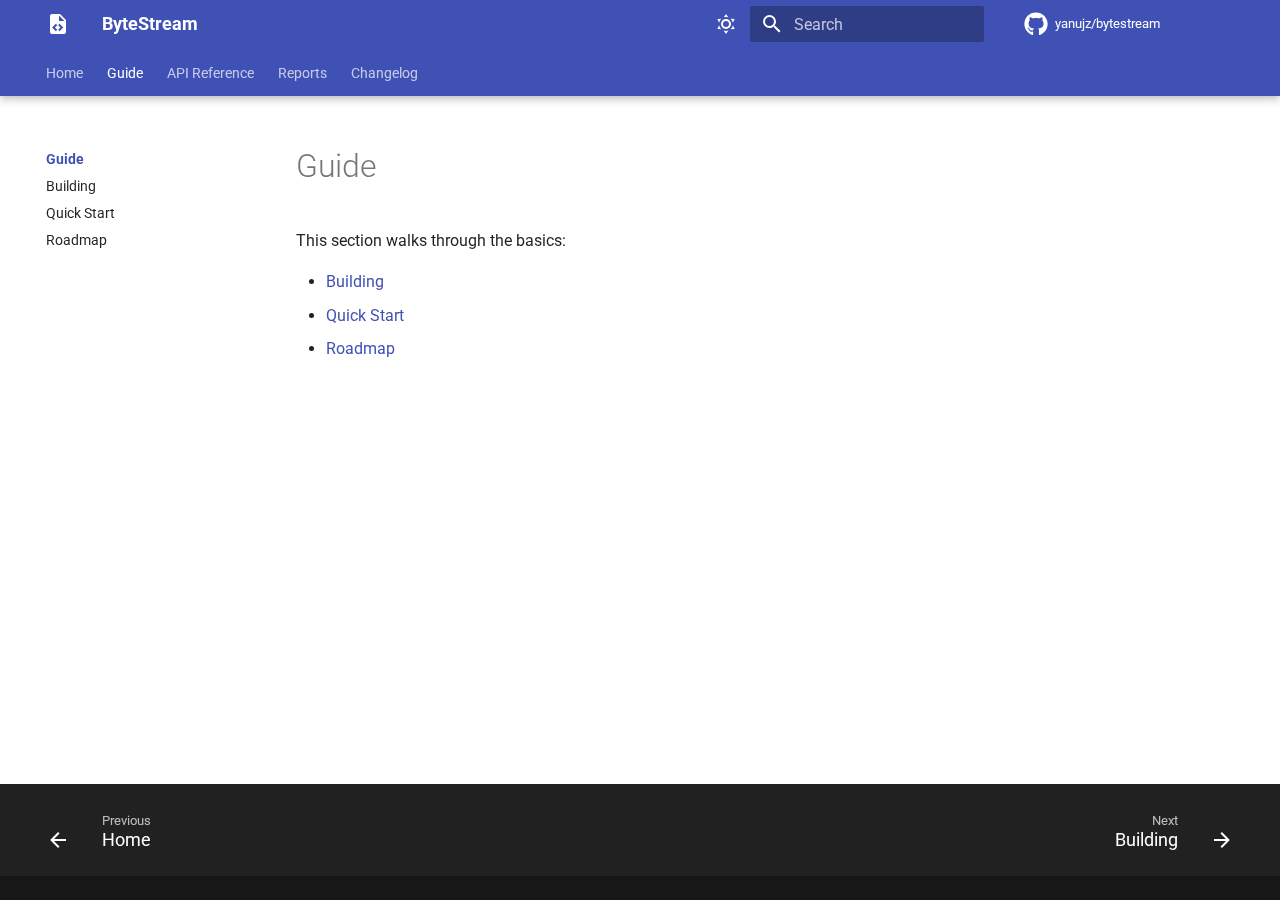
<file: guide/index.html>
<!doctype html>
<html lang="en" class="no-js">
  <head>
    
      <meta charset="utf-8">
      <meta name="viewport" content="width=device-width,initial-scale=1">
      
        <meta name="description" content="Header-only C++17/20 library for safe binary reading/writing with endianness handling.">
      
      
      
        <link rel="canonical" href="https://yanujz.github.io/bytestream/guide/">
      
      
        <link rel="prev" href="..">
      
      
        <link rel="next" href="building/">
      
      
      <link rel="icon" href="../assets/images/favicon.png">
      <meta name="generator" content="mkdocs-1.6.1, mkdocs-material-9.6.23">
    
    
      
        <title>Guide - ByteStream</title>
      
    
    
      <link rel="stylesheet" href="../assets/stylesheets/main.84d31ad4.min.css">
      
        
        <link rel="stylesheet" href="../assets/stylesheets/palette.06af60db.min.css">
      
      


    
    
      
    
    
      
        
        
        <link rel="preconnect" href="https://fonts.gstatic.com" crossorigin>
        <link rel="stylesheet" href="https://fonts.googleapis.com/css?family=Roboto:300,300i,400,400i,700,700i%7CRoboto+Mono:400,400i,700,700i&display=fallback">
        <style>:root{--md-text-font:"Roboto";--md-code-font:"Roboto Mono"}</style>
      
    
    
      <link rel="stylesheet" href="../styles/tasklist.css">
    
      <link rel="stylesheet" href="../styles/iframe.css">
    
    <script>__md_scope=new URL("..",location),__md_hash=e=>[...e].reduce(((e,_)=>(e<<5)-e+_.charCodeAt(0)),0),__md_get=(e,_=localStorage,t=__md_scope)=>JSON.parse(_.getItem(t.pathname+"."+e)),__md_set=(e,_,t=localStorage,a=__md_scope)=>{try{t.setItem(a.pathname+"."+e,JSON.stringify(_))}catch(e){}}</script>
    
      

    
    
    
  </head>
  
  
    
    
      
    
    
    
    
    <body dir="ltr" data-md-color-scheme="default" data-md-color-primary="indigo" data-md-color-accent="blue">
  
    
    <input class="md-toggle" data-md-toggle="drawer" type="checkbox" id="__drawer" autocomplete="off">
    <input class="md-toggle" data-md-toggle="search" type="checkbox" id="__search" autocomplete="off">
    <label class="md-overlay" for="__drawer"></label>
    <div data-md-component="skip">
      
        
        <a href="#guide" class="md-skip">
          Skip to content
        </a>
      
    </div>
    <div data-md-component="announce">
      
    </div>
    
    
      

  

<header class="md-header md-header--shadow md-header--lifted" data-md-component="header">
  <nav class="md-header__inner md-grid" aria-label="Header">
    <a href=".." title="ByteStream" class="md-header__button md-logo" aria-label="ByteStream" data-md-component="logo">
      
  
  <svg xmlns="http://www.w3.org/2000/svg" viewBox="0 0 24 24"><path d="M13 9h5.5L13 3.5zM6 2h8l6 6v12a2 2 0 0 1-2 2H6a2 2 0 0 1-2-2V4c0-1.11.89-2 2-2m.12 13.5 3.74 3.74 1.42-1.41-2.33-2.33 2.33-2.33-1.42-1.41zm11.16 0-3.74-3.74-1.42 1.41 2.33 2.33-2.33 2.33 1.42 1.41z"/></svg>

    </a>
    <label class="md-header__button md-icon" for="__drawer">
      
      <svg xmlns="http://www.w3.org/2000/svg" viewBox="0 0 24 24"><path d="M3 6h18v2H3zm0 5h18v2H3zm0 5h18v2H3z"/></svg>
    </label>
    <div class="md-header__title" data-md-component="header-title">
      <div class="md-header__ellipsis">
        <div class="md-header__topic">
          <span class="md-ellipsis">
            ByteStream
          </span>
        </div>
        <div class="md-header__topic" data-md-component="header-topic">
          <span class="md-ellipsis">
            
              Guide
            
          </span>
        </div>
      </div>
    </div>
    
      
        <form class="md-header__option" data-md-component="palette">
  
    
    
    
    <input class="md-option" data-md-color-media="" data-md-color-scheme="default" data-md-color-primary="indigo" data-md-color-accent="blue"  aria-label="Switch to dark mode"  type="radio" name="__palette" id="__palette_0">
    
      <label class="md-header__button md-icon" title="Switch to dark mode" for="__palette_1" hidden>
        <svg xmlns="http://www.w3.org/2000/svg" viewBox="0 0 24 24"><path d="M12 7a5 5 0 0 1 5 5 5 5 0 0 1-5 5 5 5 0 0 1-5-5 5 5 0 0 1 5-5m0 2a3 3 0 0 0-3 3 3 3 0 0 0 3 3 3 3 0 0 0 3-3 3 3 0 0 0-3-3m0-7 2.39 3.42C13.65 5.15 12.84 5 12 5s-1.65.15-2.39.42zM3.34 7l4.16-.35A7.2 7.2 0 0 0 5.94 8.5c-.44.74-.69 1.5-.83 2.29zm.02 10 1.76-3.77a7.131 7.131 0 0 0 2.38 4.14zM20.65 7l-1.77 3.79a7.02 7.02 0 0 0-2.38-4.15zm-.01 10-4.14.36c.59-.51 1.12-1.14 1.54-1.86.42-.73.69-1.5.83-2.29zM12 22l-2.41-3.44c.74.27 1.55.44 2.41.44.82 0 1.63-.17 2.37-.44z"/></svg>
      </label>
    
  
    
    
    
    <input class="md-option" data-md-color-media="" data-md-color-scheme="slate" data-md-color-primary="blue-grey" data-md-color-accent="blue"  aria-label="Switch to light mode"  type="radio" name="__palette" id="__palette_1">
    
      <label class="md-header__button md-icon" title="Switch to light mode" for="__palette_0" hidden>
        <svg xmlns="http://www.w3.org/2000/svg" viewBox="0 0 24 24"><path d="m17.75 4.09-2.53 1.94.91 3.06-2.63-1.81-2.63 1.81.91-3.06-2.53-1.94L12.44 4l1.06-3 1.06 3zm3.5 6.91-1.64 1.25.59 1.98-1.7-1.17-1.7 1.17.59-1.98L15.75 11l2.06-.05L18.5 9l.69 1.95zm-2.28 4.95c.83-.08 1.72 1.1 1.19 1.85-.32.45-.66.87-1.08 1.27C15.17 23 8.84 23 4.94 19.07c-3.91-3.9-3.91-10.24 0-14.14.4-.4.82-.76 1.27-1.08.75-.53 1.93.36 1.85 1.19-.27 2.86.69 5.83 2.89 8.02a9.96 9.96 0 0 0 8.02 2.89m-1.64 2.02a12.08 12.08 0 0 1-7.8-3.47c-2.17-2.19-3.33-5-3.49-7.82-2.81 3.14-2.7 7.96.31 10.98 3.02 3.01 7.84 3.12 10.98.31"/></svg>
      </label>
    
  
</form>
      
    
    
      <script>var palette=__md_get("__palette");if(palette&&palette.color){if("(prefers-color-scheme)"===palette.color.media){var media=matchMedia("(prefers-color-scheme: light)"),input=document.querySelector(media.matches?"[data-md-color-media='(prefers-color-scheme: light)']":"[data-md-color-media='(prefers-color-scheme: dark)']");palette.color.media=input.getAttribute("data-md-color-media"),palette.color.scheme=input.getAttribute("data-md-color-scheme"),palette.color.primary=input.getAttribute("data-md-color-primary"),palette.color.accent=input.getAttribute("data-md-color-accent")}for(var[key,value]of Object.entries(palette.color))document.body.setAttribute("data-md-color-"+key,value)}</script>
    
    
    
      
      
        <label class="md-header__button md-icon" for="__search">
          
          <svg xmlns="http://www.w3.org/2000/svg" viewBox="0 0 24 24"><path d="M9.5 3A6.5 6.5 0 0 1 16 9.5c0 1.61-.59 3.09-1.56 4.23l.27.27h.79l5 5-1.5 1.5-5-5v-.79l-.27-.27A6.52 6.52 0 0 1 9.5 16 6.5 6.5 0 0 1 3 9.5 6.5 6.5 0 0 1 9.5 3m0 2C7 5 5 7 5 9.5S7 14 9.5 14 14 12 14 9.5 12 5 9.5 5"/></svg>
        </label>
        <div class="md-search" data-md-component="search" role="dialog">
  <label class="md-search__overlay" for="__search"></label>
  <div class="md-search__inner" role="search">
    <form class="md-search__form" name="search">
      <input type="text" class="md-search__input" name="query" aria-label="Search" placeholder="Search" autocapitalize="off" autocorrect="off" autocomplete="off" spellcheck="false" data-md-component="search-query" required>
      <label class="md-search__icon md-icon" for="__search">
        
        <svg xmlns="http://www.w3.org/2000/svg" viewBox="0 0 24 24"><path d="M9.5 3A6.5 6.5 0 0 1 16 9.5c0 1.61-.59 3.09-1.56 4.23l.27.27h.79l5 5-1.5 1.5-5-5v-.79l-.27-.27A6.52 6.52 0 0 1 9.5 16 6.5 6.5 0 0 1 3 9.5 6.5 6.5 0 0 1 9.5 3m0 2C7 5 5 7 5 9.5S7 14 9.5 14 14 12 14 9.5 12 5 9.5 5"/></svg>
        
        <svg xmlns="http://www.w3.org/2000/svg" viewBox="0 0 24 24"><path d="M20 11v2H8l5.5 5.5-1.42 1.42L4.16 12l7.92-7.92L13.5 5.5 8 11z"/></svg>
      </label>
      <nav class="md-search__options" aria-label="Search">
        
        <button type="reset" class="md-search__icon md-icon" title="Clear" aria-label="Clear" tabindex="-1">
          
          <svg xmlns="http://www.w3.org/2000/svg" viewBox="0 0 24 24"><path d="M19 6.41 17.59 5 12 10.59 6.41 5 5 6.41 10.59 12 5 17.59 6.41 19 12 13.41 17.59 19 19 17.59 13.41 12z"/></svg>
        </button>
      </nav>
      
        <div class="md-search__suggest" data-md-component="search-suggest"></div>
      
    </form>
    <div class="md-search__output">
      <div class="md-search__scrollwrap" tabindex="0" data-md-scrollfix>
        <div class="md-search-result" data-md-component="search-result">
          <div class="md-search-result__meta">
            Initializing search
          </div>
          <ol class="md-search-result__list" role="presentation"></ol>
        </div>
      </div>
    </div>
  </div>
</div>
      
    
    
      <div class="md-header__source">
        <a href="https://github.com/yanujz/bytestream" title="Go to repository" class="md-source" data-md-component="source">
  <div class="md-source__icon md-icon">
    
    <svg xmlns="http://www.w3.org/2000/svg" viewBox="0 0 512 512"><!--! Font Awesome Free 7.1.0 by @fontawesome - https://fontawesome.com License - https://fontawesome.com/license/free (Icons: CC BY 4.0, Fonts: SIL OFL 1.1, Code: MIT License) Copyright 2025 Fonticons, Inc.--><path d="M173.9 397.4c0 2-2.3 3.6-5.2 3.6-3.3.3-5.6-1.3-5.6-3.6 0-2 2.3-3.6 5.2-3.6 3-.3 5.6 1.3 5.6 3.6m-31.1-4.5c-.7 2 1.3 4.3 4.3 4.9 2.6 1 5.6 0 6.2-2s-1.3-4.3-4.3-5.2c-2.6-.7-5.5.3-6.2 2.3m44.2-1.7c-2.9.7-4.9 2.6-4.6 4.9.3 2 2.9 3.3 5.9 2.6 2.9-.7 4.9-2.6 4.6-4.6-.3-1.9-3-3.2-5.9-2.9M252.8 8C114.1 8 8 113.3 8 252c0 110.9 69.8 205.8 169.5 239.2 12.8 2.3 17.3-5.6 17.3-12.1 0-6.2-.3-40.4-.3-61.4 0 0-70 15-84.7-29.8 0 0-11.4-29.1-27.8-36.6 0 0-22.9-15.7 1.6-15.4 0 0 24.9 2 38.6 25.8 21.9 38.6 58.6 27.5 72.9 20.9 2.3-16 8.8-27.1 16-33.7-55.9-6.2-112.3-14.3-112.3-110.5 0-27.5 7.6-41.3 23.6-58.9-2.6-6.5-11.1-33.3 2.6-67.9 20.9-6.5 69 27 69 27 20-5.6 41.5-8.5 62.8-8.5s42.8 2.9 62.8 8.5c0 0 48.1-33.6 69-27 13.7 34.7 5.2 61.4 2.6 67.9 16 17.7 25.8 31.5 25.8 58.9 0 96.5-58.9 104.2-114.8 110.5 9.2 7.9 17 22.9 17 46.4 0 33.7-.3 75.4-.3 83.6 0 6.5 4.6 14.4 17.3 12.1C436.2 457.8 504 362.9 504 252 504 113.3 391.5 8 252.8 8M105.2 352.9c-1.3 1-1 3.3.7 5.2 1.6 1.6 3.9 2.3 5.2 1 1.3-1 1-3.3-.7-5.2-1.6-1.6-3.9-2.3-5.2-1m-10.8-8.1c-.7 1.3.3 2.9 2.3 3.9 1.6 1 3.6.7 4.3-.7.7-1.3-.3-2.9-2.3-3.9-2-.6-3.6-.3-4.3.7m32.4 35.6c-1.6 1.3-1 4.3 1.3 6.2 2.3 2.3 5.2 2.6 6.5 1 1.3-1.3.7-4.3-1.3-6.2-2.2-2.3-5.2-2.6-6.5-1m-11.4-14.7c-1.6 1-1.6 3.6 0 5.9s4.3 3.3 5.6 2.3c1.6-1.3 1.6-3.9 0-6.2-1.4-2.3-4-3.3-5.6-2"/></svg>
  </div>
  <div class="md-source__repository">
    yanujz/bytestream
  </div>
</a>
      </div>
    
  </nav>
  
    
      
<nav class="md-tabs" aria-label="Tabs" data-md-component="tabs">
  <div class="md-grid">
    <ul class="md-tabs__list">
      
        
  
  
  
  
    <li class="md-tabs__item">
      <a href=".." class="md-tabs__link">
        
  
  
    
  
  Home

      </a>
    </li>
  

      
        
  
  
  
    
  
  
    
    
      <li class="md-tabs__item md-tabs__item--active">
        <a href="./" class="md-tabs__link">
          
  
  
    
  
  Guide

        </a>
      </li>
    
  

      
        
  
  
  
  
    
    
      <li class="md-tabs__item">
        <a href="../api/" class="md-tabs__link">
          
  
  
    
  
  API Reference

        </a>
      </li>
    
  

      
        
  
  
  
  
    
    
      <li class="md-tabs__item">
        <a href="coverage/" class="md-tabs__link">
          
  
  
    
  
  Reports

        </a>
      </li>
    
  

      
        
  
  
  
  
    <li class="md-tabs__item">
      <a href="../changelog/" class="md-tabs__link">
        
  
  
    
  
  Changelog

      </a>
    </li>
  

      
    </ul>
  </div>
</nav>
    
  
</header>
    
    <div class="md-container" data-md-component="container">
      
      
        
      
      <main class="md-main" data-md-component="main">
        <div class="md-main__inner md-grid">
          
            
              
              <div class="md-sidebar md-sidebar--primary" data-md-component="sidebar" data-md-type="navigation" >
                <div class="md-sidebar__scrollwrap">
                  <div class="md-sidebar__inner">
                    


  


  

<nav class="md-nav md-nav--primary md-nav--lifted md-nav--integrated" aria-label="Navigation" data-md-level="0">
  <label class="md-nav__title" for="__drawer">
    <a href=".." title="ByteStream" class="md-nav__button md-logo" aria-label="ByteStream" data-md-component="logo">
      
  
  <svg xmlns="http://www.w3.org/2000/svg" viewBox="0 0 24 24"><path d="M13 9h5.5L13 3.5zM6 2h8l6 6v12a2 2 0 0 1-2 2H6a2 2 0 0 1-2-2V4c0-1.11.89-2 2-2m.12 13.5 3.74 3.74 1.42-1.41-2.33-2.33 2.33-2.33-1.42-1.41zm11.16 0-3.74-3.74-1.42 1.41 2.33 2.33-2.33 2.33 1.42 1.41z"/></svg>

    </a>
    ByteStream
  </label>
  
    <div class="md-nav__source">
      <a href="https://github.com/yanujz/bytestream" title="Go to repository" class="md-source" data-md-component="source">
  <div class="md-source__icon md-icon">
    
    <svg xmlns="http://www.w3.org/2000/svg" viewBox="0 0 512 512"><!--! Font Awesome Free 7.1.0 by @fontawesome - https://fontawesome.com License - https://fontawesome.com/license/free (Icons: CC BY 4.0, Fonts: SIL OFL 1.1, Code: MIT License) Copyright 2025 Fonticons, Inc.--><path d="M173.9 397.4c0 2-2.3 3.6-5.2 3.6-3.3.3-5.6-1.3-5.6-3.6 0-2 2.3-3.6 5.2-3.6 3-.3 5.6 1.3 5.6 3.6m-31.1-4.5c-.7 2 1.3 4.3 4.3 4.9 2.6 1 5.6 0 6.2-2s-1.3-4.3-4.3-5.2c-2.6-.7-5.5.3-6.2 2.3m44.2-1.7c-2.9.7-4.9 2.6-4.6 4.9.3 2 2.9 3.3 5.9 2.6 2.9-.7 4.9-2.6 4.6-4.6-.3-1.9-3-3.2-5.9-2.9M252.8 8C114.1 8 8 113.3 8 252c0 110.9 69.8 205.8 169.5 239.2 12.8 2.3 17.3-5.6 17.3-12.1 0-6.2-.3-40.4-.3-61.4 0 0-70 15-84.7-29.8 0 0-11.4-29.1-27.8-36.6 0 0-22.9-15.7 1.6-15.4 0 0 24.9 2 38.6 25.8 21.9 38.6 58.6 27.5 72.9 20.9 2.3-16 8.8-27.1 16-33.7-55.9-6.2-112.3-14.3-112.3-110.5 0-27.5 7.6-41.3 23.6-58.9-2.6-6.5-11.1-33.3 2.6-67.9 20.9-6.5 69 27 69 27 20-5.6 41.5-8.5 62.8-8.5s42.8 2.9 62.8 8.5c0 0 48.1-33.6 69-27 13.7 34.7 5.2 61.4 2.6 67.9 16 17.7 25.8 31.5 25.8 58.9 0 96.5-58.9 104.2-114.8 110.5 9.2 7.9 17 22.9 17 46.4 0 33.7-.3 75.4-.3 83.6 0 6.5 4.6 14.4 17.3 12.1C436.2 457.8 504 362.9 504 252 504 113.3 391.5 8 252.8 8M105.2 352.9c-1.3 1-1 3.3.7 5.2 1.6 1.6 3.9 2.3 5.2 1 1.3-1 1-3.3-.7-5.2-1.6-1.6-3.9-2.3-5.2-1m-10.8-8.1c-.7 1.3.3 2.9 2.3 3.9 1.6 1 3.6.7 4.3-.7.7-1.3-.3-2.9-2.3-3.9-2-.6-3.6-.3-4.3.7m32.4 35.6c-1.6 1.3-1 4.3 1.3 6.2 2.3 2.3 5.2 2.6 6.5 1 1.3-1.3.7-4.3-1.3-6.2-2.2-2.3-5.2-2.6-6.5-1m-11.4-14.7c-1.6 1-1.6 3.6 0 5.9s4.3 3.3 5.6 2.3c1.6-1.3 1.6-3.9 0-6.2-1.4-2.3-4-3.3-5.6-2"/></svg>
  </div>
  <div class="md-source__repository">
    yanujz/bytestream
  </div>
</a>
    </div>
  
  <ul class="md-nav__list" data-md-scrollfix>
    
      
      
  
  
  
  
    <li class="md-nav__item">
      <a href=".." class="md-nav__link">
        
  
  
  <span class="md-ellipsis">
    Home
    
  </span>
  

      </a>
    </li>
  

    
      
      
  
  
    
  
  
  
    
    
      
        
          
        
      
        
      
        
      
        
      
    
    
    
      
        
        
      
      
        
      
    
    
    <li class="md-nav__item md-nav__item--active md-nav__item--section md-nav__item--nested">
      
        
        
        <input class="md-nav__toggle md-toggle " type="checkbox" id="__nav_2" checked>
        
          
          <div class="md-nav__link md-nav__container">
            <a href="./" class="md-nav__link md-nav__link--active">
              
  
  
  <span class="md-ellipsis">
    Guide
    
  </span>
  

            </a>
            
              
              <label class="md-nav__link md-nav__link--active" for="__nav_2" id="__nav_2_label" tabindex="">
                <span class="md-nav__icon md-icon"></span>
              </label>
            
          </div>
        
        <nav class="md-nav" data-md-level="1" aria-labelledby="__nav_2_label" aria-expanded="true">
          <label class="md-nav__title" for="__nav_2">
            <span class="md-nav__icon md-icon"></span>
            Guide
          </label>
          <ul class="md-nav__list" data-md-scrollfix>
            
              
            
              
                
  
  
  
  
    <li class="md-nav__item">
      <a href="building/" class="md-nav__link">
        
  
  
  <span class="md-ellipsis">
    Building
    
  </span>
  

      </a>
    </li>
  

              
            
              
                
  
  
  
  
    <li class="md-nav__item">
      <a href="quick_start/" class="md-nav__link">
        
  
  
  <span class="md-ellipsis">
    Quick Start
    
  </span>
  

      </a>
    </li>
  

              
            
              
                
  
  
  
  
    <li class="md-nav__item">
      <a href="roadmap/" class="md-nav__link">
        
  
  
  <span class="md-ellipsis">
    Roadmap
    
  </span>
  

      </a>
    </li>
  

              
            
          </ul>
        </nav>
      
    </li>
  

    
      
      
  
  
  
  
    
    
      
        
          
        
      
        
      
    
    
    
      
      
        
      
    
    
    <li class="md-nav__item md-nav__item--nested">
      
        
        
          
        
        <input class="md-nav__toggle md-toggle md-toggle--indeterminate" type="checkbox" id="__nav_3" >
        
          
          <div class="md-nav__link md-nav__container">
            <a href="../api/" class="md-nav__link ">
              
  
  
  <span class="md-ellipsis">
    API Reference
    
  </span>
  

            </a>
            
              
              <label class="md-nav__link " for="__nav_3" id="__nav_3_label" tabindex="0">
                <span class="md-nav__icon md-icon"></span>
              </label>
            
          </div>
        
        <nav class="md-nav" data-md-level="1" aria-labelledby="__nav_3_label" aria-expanded="false">
          <label class="md-nav__title" for="__nav_3">
            <span class="md-nav__icon md-icon"></span>
            API Reference
          </label>
          <ul class="md-nav__list" data-md-scrollfix>
            
              
            
              
                
  
  
  
  
    <li class="md-nav__item">
      <a href="../api/reference/" class="md-nav__link">
        
  
  
  <span class="md-ellipsis">
    Core API
    
  </span>
  

      </a>
    </li>
  

              
            
          </ul>
        </nav>
      
    </li>
  

    
      
      
  
  
  
  
    
    
      
        
      
    
    
    
      
      
        
      
    
    
    <li class="md-nav__item md-nav__item--nested">
      
        
        
          
        
        <input class="md-nav__toggle md-toggle md-toggle--indeterminate" type="checkbox" id="__nav_4" >
        
          
          <label class="md-nav__link" for="__nav_4" id="__nav_4_label" tabindex="0">
            
  
  
  <span class="md-ellipsis">
    Reports
    
  </span>
  

            <span class="md-nav__icon md-icon"></span>
          </label>
        
        <nav class="md-nav" data-md-level="1" aria-labelledby="__nav_4_label" aria-expanded="false">
          <label class="md-nav__title" for="__nav_4">
            <span class="md-nav__icon md-icon"></span>
            Reports
          </label>
          <ul class="md-nav__list" data-md-scrollfix>
            
              
                
  
  
  
  
    <li class="md-nav__item">
      <a href="coverage/" class="md-nav__link">
        
  
  
  <span class="md-ellipsis">
    Coverage
    
  </span>
  

      </a>
    </li>
  

              
            
          </ul>
        </nav>
      
    </li>
  

    
      
      
  
  
  
  
    <li class="md-nav__item">
      <a href="../changelog/" class="md-nav__link">
        
  
  
  <span class="md-ellipsis">
    Changelog
    
  </span>
  

      </a>
    </li>
  

    
  </ul>
</nav>
                  </div>
                </div>
              </div>
            
            
          
          
            <div class="md-content" data-md-component="content">
              <article class="md-content__inner md-typeset">
                
                  


  
  


<h1 id="guide">Guide<a class="headerlink" href="#guide" title="Permanent link">&para;</a></h1>
<p>This section walks through the basics:</p>
<ul>
<li><a href="building/">Building</a></li>
<li><a href="quick_start/">Quick Start</a></li>
<li><a href="roadmap/">Roadmap</a></li>
</ul>












                
              </article>
            </div>
          
          
  <script>var tabs=__md_get("__tabs");if(Array.isArray(tabs))e:for(var set of document.querySelectorAll(".tabbed-set")){var labels=set.querySelector(".tabbed-labels");for(var tab of tabs)for(var label of labels.getElementsByTagName("label"))if(label.innerText.trim()===tab){var input=document.getElementById(label.htmlFor);input.checked=!0;continue e}}</script>

<script>var target=document.getElementById(location.hash.slice(1));target&&target.name&&(target.checked=target.name.startsWith("__tabbed_"))</script>
        </div>
        
          <button type="button" class="md-top md-icon" data-md-component="top" hidden>
  
  <svg xmlns="http://www.w3.org/2000/svg" viewBox="0 0 24 24"><path d="M13 20h-2V8l-5.5 5.5-1.42-1.42L12 4.16l7.92 7.92-1.42 1.42L13 8z"/></svg>
  Back to top
</button>
        
      </main>
      
        <footer class="md-footer">
  
    
      
      <nav class="md-footer__inner md-grid" aria-label="Footer" >
        
          
          <a href=".." class="md-footer__link md-footer__link--prev" aria-label="Previous: Home">
            <div class="md-footer__button md-icon">
              
              <svg xmlns="http://www.w3.org/2000/svg" viewBox="0 0 24 24"><path d="M20 11v2H8l5.5 5.5-1.42 1.42L4.16 12l7.92-7.92L13.5 5.5 8 11z"/></svg>
            </div>
            <div class="md-footer__title">
              <span class="md-footer__direction">
                Previous
              </span>
              <div class="md-ellipsis">
                Home
              </div>
            </div>
          </a>
        
        
          
          <a href="building/" class="md-footer__link md-footer__link--next" aria-label="Next: Building">
            <div class="md-footer__title">
              <span class="md-footer__direction">
                Next
              </span>
              <div class="md-ellipsis">
                Building
              </div>
            </div>
            <div class="md-footer__button md-icon">
              
              <svg xmlns="http://www.w3.org/2000/svg" viewBox="0 0 24 24"><path d="M4 11v2h12l-5.5 5.5 1.42 1.42L19.84 12l-7.92-7.92L10.5 5.5 16 11z"/></svg>
            </div>
          </a>
        
      </nav>
    
  
  <div class="md-footer-meta md-typeset">
    <div class="md-footer-meta__inner md-grid">
      <div class="md-copyright">
  
  
</div>
      
    </div>
  </div>
</footer>
      
    </div>
    <div class="md-dialog" data-md-component="dialog">
      <div class="md-dialog__inner md-typeset"></div>
    </div>
    
    
    
      
      <script id="__config" type="application/json">{"base": "..", "features": ["navigation.tabs", "navigation.tabs.sticky", "navigation.sections", "navigation.indexes", "navigation.expand", "navigation.top", "navigation.footer", "toc.integrate", "search.suggest", "search.highlight", "content.tabs.link", "content.code.copy", "content.code.select", "content.code.annotate"], "search": "../assets/javascripts/workers/search.973d3a69.min.js", "tags": null, "translations": {"clipboard.copied": "Copied to clipboard", "clipboard.copy": "Copy to clipboard", "search.result.more.one": "1 more on this page", "search.result.more.other": "# more on this page", "search.result.none": "No matching documents", "search.result.one": "1 matching document", "search.result.other": "# matching documents", "search.result.placeholder": "Type to start searching", "search.result.term.missing": "Missing", "select.version": "Select version"}, "version": null}</script>
    
    
      <script src="../assets/javascripts/bundle.f55a23d4.min.js"></script>
      
    
  </body>
</html>
</file>
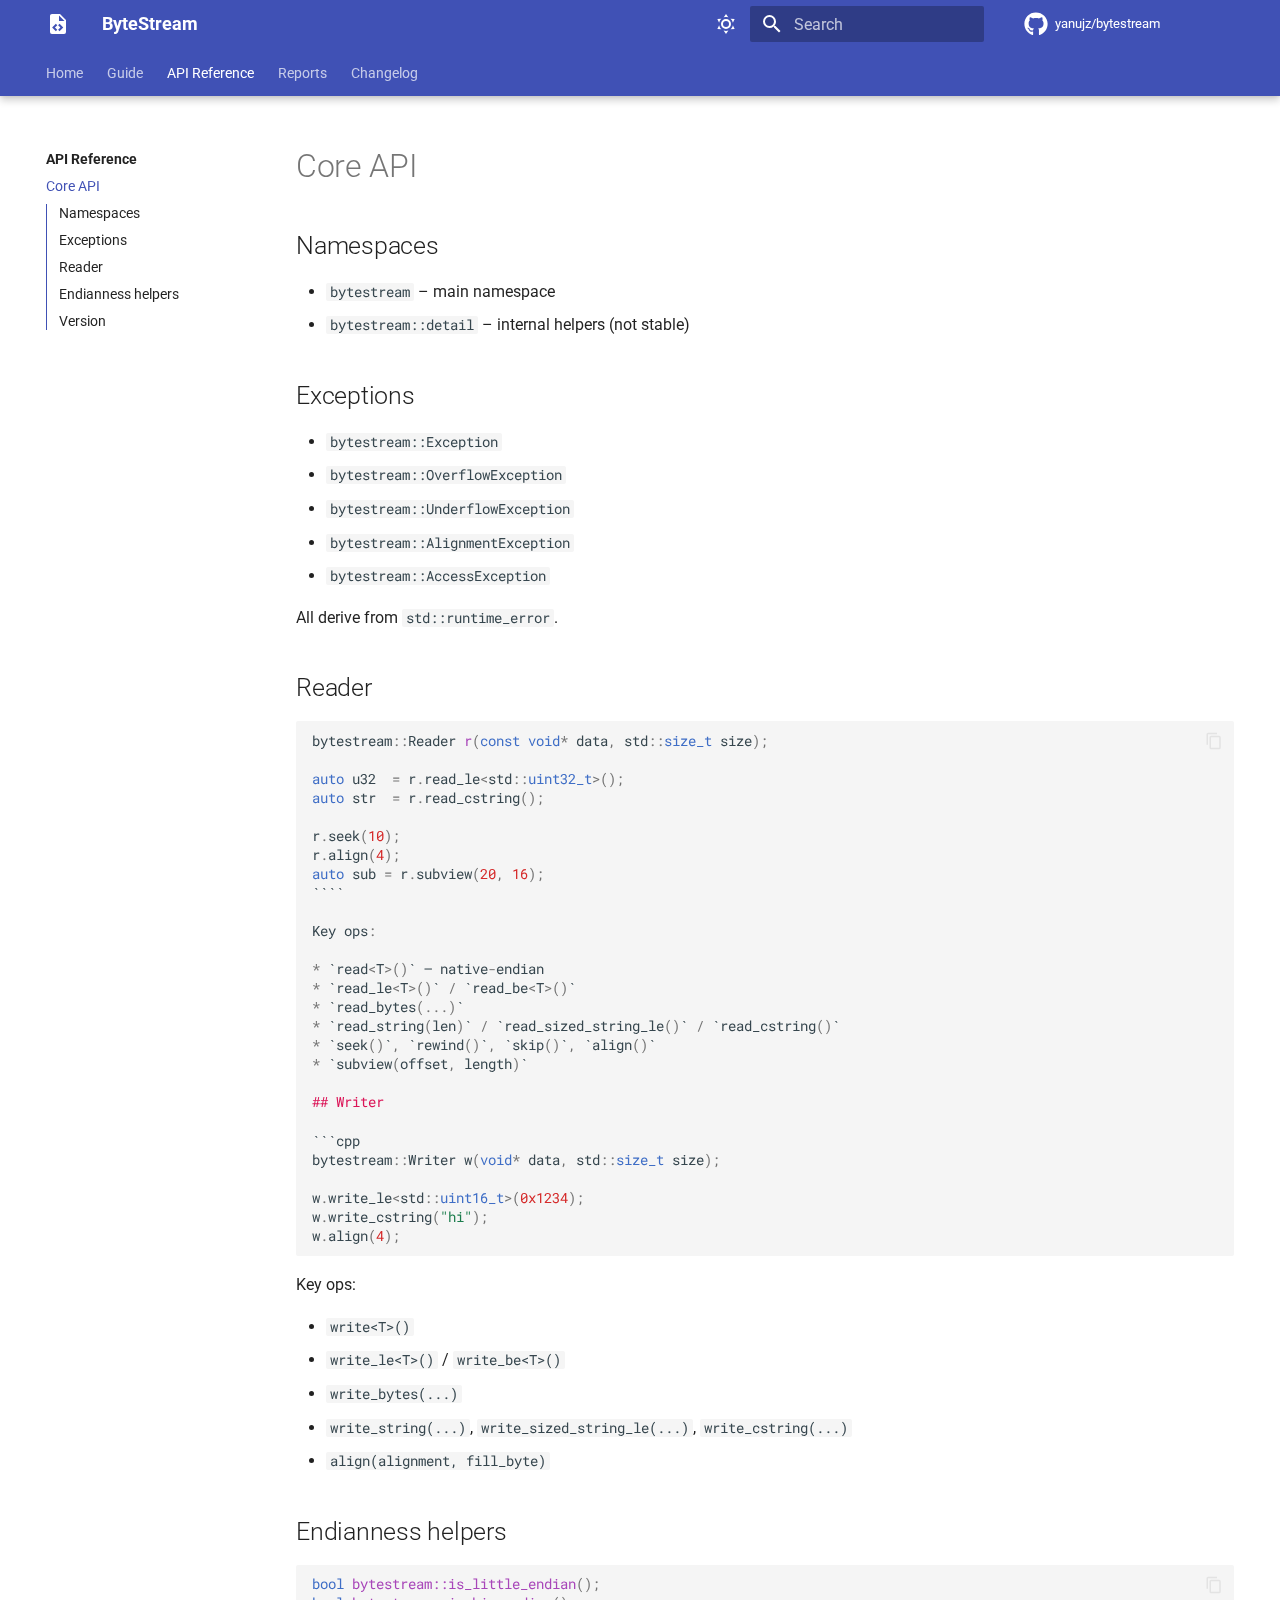
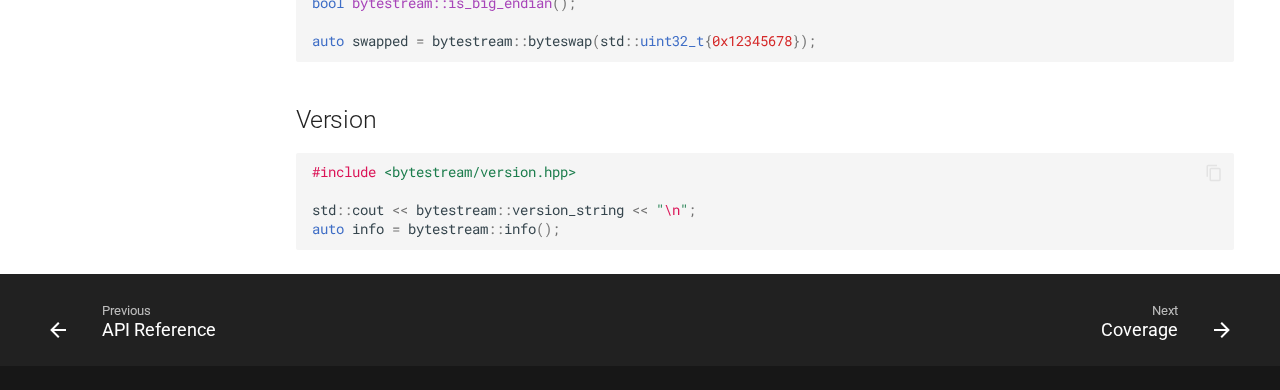
<file: api/reference/index.html>
<!doctype html>
<html lang="en" class="no-js">
  <head>
    
      <meta charset="utf-8">
      <meta name="viewport" content="width=device-width,initial-scale=1">
      
        <meta name="description" content="Header-only C++17/20 library for safe binary reading/writing with endianness handling.">
      
      
      
        <link rel="canonical" href="https://yanujz.github.io/bytestream/api/reference/">
      
      
        <link rel="prev" href="../">
      
      
        <link rel="next" href="../../guide/coverage/">
      
      
      <link rel="icon" href="../../assets/images/favicon.png">
      <meta name="generator" content="mkdocs-1.6.1, mkdocs-material-9.6.23">
    
    
      
        <title>Core API - ByteStream</title>
      
    
    
      <link rel="stylesheet" href="../../assets/stylesheets/main.84d31ad4.min.css">
      
        
        <link rel="stylesheet" href="../../assets/stylesheets/palette.06af60db.min.css">
      
      


    
    
      
    
    
      
        
        
        <link rel="preconnect" href="https://fonts.gstatic.com" crossorigin>
        <link rel="stylesheet" href="https://fonts.googleapis.com/css?family=Roboto:300,300i,400,400i,700,700i%7CRoboto+Mono:400,400i,700,700i&display=fallback">
        <style>:root{--md-text-font:"Roboto";--md-code-font:"Roboto Mono"}</style>
      
    
    
      <link rel="stylesheet" href="../../styles/tasklist.css">
    
      <link rel="stylesheet" href="../../styles/iframe.css">
    
    <script>__md_scope=new URL("../..",location),__md_hash=e=>[...e].reduce(((e,_)=>(e<<5)-e+_.charCodeAt(0)),0),__md_get=(e,_=localStorage,t=__md_scope)=>JSON.parse(_.getItem(t.pathname+"."+e)),__md_set=(e,_,t=localStorage,a=__md_scope)=>{try{t.setItem(a.pathname+"."+e,JSON.stringify(_))}catch(e){}}</script>
    
      

    
    
    
  </head>
  
  
    
    
      
    
    
    
    
    <body dir="ltr" data-md-color-scheme="default" data-md-color-primary="indigo" data-md-color-accent="blue">
  
    
    <input class="md-toggle" data-md-toggle="drawer" type="checkbox" id="__drawer" autocomplete="off">
    <input class="md-toggle" data-md-toggle="search" type="checkbox" id="__search" autocomplete="off">
    <label class="md-overlay" for="__drawer"></label>
    <div data-md-component="skip">
      
        
        <a href="#core-api" class="md-skip">
          Skip to content
        </a>
      
    </div>
    <div data-md-component="announce">
      
    </div>
    
    
      

  

<header class="md-header md-header--shadow md-header--lifted" data-md-component="header">
  <nav class="md-header__inner md-grid" aria-label="Header">
    <a href="../.." title="ByteStream" class="md-header__button md-logo" aria-label="ByteStream" data-md-component="logo">
      
  
  <svg xmlns="http://www.w3.org/2000/svg" viewBox="0 0 24 24"><path d="M13 9h5.5L13 3.5zM6 2h8l6 6v12a2 2 0 0 1-2 2H6a2 2 0 0 1-2-2V4c0-1.11.89-2 2-2m.12 13.5 3.74 3.74 1.42-1.41-2.33-2.33 2.33-2.33-1.42-1.41zm11.16 0-3.74-3.74-1.42 1.41 2.33 2.33-2.33 2.33 1.42 1.41z"/></svg>

    </a>
    <label class="md-header__button md-icon" for="__drawer">
      
      <svg xmlns="http://www.w3.org/2000/svg" viewBox="0 0 24 24"><path d="M3 6h18v2H3zm0 5h18v2H3zm0 5h18v2H3z"/></svg>
    </label>
    <div class="md-header__title" data-md-component="header-title">
      <div class="md-header__ellipsis">
        <div class="md-header__topic">
          <span class="md-ellipsis">
            ByteStream
          </span>
        </div>
        <div class="md-header__topic" data-md-component="header-topic">
          <span class="md-ellipsis">
            
              Core API
            
          </span>
        </div>
      </div>
    </div>
    
      
        <form class="md-header__option" data-md-component="palette">
  
    
    
    
    <input class="md-option" data-md-color-media="" data-md-color-scheme="default" data-md-color-primary="indigo" data-md-color-accent="blue"  aria-label="Switch to dark mode"  type="radio" name="__palette" id="__palette_0">
    
      <label class="md-header__button md-icon" title="Switch to dark mode" for="__palette_1" hidden>
        <svg xmlns="http://www.w3.org/2000/svg" viewBox="0 0 24 24"><path d="M12 7a5 5 0 0 1 5 5 5 5 0 0 1-5 5 5 5 0 0 1-5-5 5 5 0 0 1 5-5m0 2a3 3 0 0 0-3 3 3 3 0 0 0 3 3 3 3 0 0 0 3-3 3 3 0 0 0-3-3m0-7 2.39 3.42C13.65 5.15 12.84 5 12 5s-1.65.15-2.39.42zM3.34 7l4.16-.35A7.2 7.2 0 0 0 5.94 8.5c-.44.74-.69 1.5-.83 2.29zm.02 10 1.76-3.77a7.131 7.131 0 0 0 2.38 4.14zM20.65 7l-1.77 3.79a7.02 7.02 0 0 0-2.38-4.15zm-.01 10-4.14.36c.59-.51 1.12-1.14 1.54-1.86.42-.73.69-1.5.83-2.29zM12 22l-2.41-3.44c.74.27 1.55.44 2.41.44.82 0 1.63-.17 2.37-.44z"/></svg>
      </label>
    
  
    
    
    
    <input class="md-option" data-md-color-media="" data-md-color-scheme="slate" data-md-color-primary="blue-grey" data-md-color-accent="blue"  aria-label="Switch to light mode"  type="radio" name="__palette" id="__palette_1">
    
      <label class="md-header__button md-icon" title="Switch to light mode" for="__palette_0" hidden>
        <svg xmlns="http://www.w3.org/2000/svg" viewBox="0 0 24 24"><path d="m17.75 4.09-2.53 1.94.91 3.06-2.63-1.81-2.63 1.81.91-3.06-2.53-1.94L12.44 4l1.06-3 1.06 3zm3.5 6.91-1.64 1.25.59 1.98-1.7-1.17-1.7 1.17.59-1.98L15.75 11l2.06-.05L18.5 9l.69 1.95zm-2.28 4.95c.83-.08 1.72 1.1 1.19 1.85-.32.45-.66.87-1.08 1.27C15.17 23 8.84 23 4.94 19.07c-3.91-3.9-3.91-10.24 0-14.14.4-.4.82-.76 1.27-1.08.75-.53 1.93.36 1.85 1.19-.27 2.86.69 5.83 2.89 8.02a9.96 9.96 0 0 0 8.02 2.89m-1.64 2.02a12.08 12.08 0 0 1-7.8-3.47c-2.17-2.19-3.33-5-3.49-7.82-2.81 3.14-2.7 7.96.31 10.98 3.02 3.01 7.84 3.12 10.98.31"/></svg>
      </label>
    
  
</form>
      
    
    
      <script>var palette=__md_get("__palette");if(palette&&palette.color){if("(prefers-color-scheme)"===palette.color.media){var media=matchMedia("(prefers-color-scheme: light)"),input=document.querySelector(media.matches?"[data-md-color-media='(prefers-color-scheme: light)']":"[data-md-color-media='(prefers-color-scheme: dark)']");palette.color.media=input.getAttribute("data-md-color-media"),palette.color.scheme=input.getAttribute("data-md-color-scheme"),palette.color.primary=input.getAttribute("data-md-color-primary"),palette.color.accent=input.getAttribute("data-md-color-accent")}for(var[key,value]of Object.entries(palette.color))document.body.setAttribute("data-md-color-"+key,value)}</script>
    
    
    
      
      
        <label class="md-header__button md-icon" for="__search">
          
          <svg xmlns="http://www.w3.org/2000/svg" viewBox="0 0 24 24"><path d="M9.5 3A6.5 6.5 0 0 1 16 9.5c0 1.61-.59 3.09-1.56 4.23l.27.27h.79l5 5-1.5 1.5-5-5v-.79l-.27-.27A6.52 6.52 0 0 1 9.5 16 6.5 6.5 0 0 1 3 9.5 6.5 6.5 0 0 1 9.5 3m0 2C7 5 5 7 5 9.5S7 14 9.5 14 14 12 14 9.5 12 5 9.5 5"/></svg>
        </label>
        <div class="md-search" data-md-component="search" role="dialog">
  <label class="md-search__overlay" for="__search"></label>
  <div class="md-search__inner" role="search">
    <form class="md-search__form" name="search">
      <input type="text" class="md-search__input" name="query" aria-label="Search" placeholder="Search" autocapitalize="off" autocorrect="off" autocomplete="off" spellcheck="false" data-md-component="search-query" required>
      <label class="md-search__icon md-icon" for="__search">
        
        <svg xmlns="http://www.w3.org/2000/svg" viewBox="0 0 24 24"><path d="M9.5 3A6.5 6.5 0 0 1 16 9.5c0 1.61-.59 3.09-1.56 4.23l.27.27h.79l5 5-1.5 1.5-5-5v-.79l-.27-.27A6.52 6.52 0 0 1 9.5 16 6.5 6.5 0 0 1 3 9.5 6.5 6.5 0 0 1 9.5 3m0 2C7 5 5 7 5 9.5S7 14 9.5 14 14 12 14 9.5 12 5 9.5 5"/></svg>
        
        <svg xmlns="http://www.w3.org/2000/svg" viewBox="0 0 24 24"><path d="M20 11v2H8l5.5 5.5-1.42 1.42L4.16 12l7.92-7.92L13.5 5.5 8 11z"/></svg>
      </label>
      <nav class="md-search__options" aria-label="Search">
        
        <button type="reset" class="md-search__icon md-icon" title="Clear" aria-label="Clear" tabindex="-1">
          
          <svg xmlns="http://www.w3.org/2000/svg" viewBox="0 0 24 24"><path d="M19 6.41 17.59 5 12 10.59 6.41 5 5 6.41 10.59 12 5 17.59 6.41 19 12 13.41 17.59 19 19 17.59 13.41 12z"/></svg>
        </button>
      </nav>
      
        <div class="md-search__suggest" data-md-component="search-suggest"></div>
      
    </form>
    <div class="md-search__output">
      <div class="md-search__scrollwrap" tabindex="0" data-md-scrollfix>
        <div class="md-search-result" data-md-component="search-result">
          <div class="md-search-result__meta">
            Initializing search
          </div>
          <ol class="md-search-result__list" role="presentation"></ol>
        </div>
      </div>
    </div>
  </div>
</div>
      
    
    
      <div class="md-header__source">
        <a href="https://github.com/yanujz/bytestream" title="Go to repository" class="md-source" data-md-component="source">
  <div class="md-source__icon md-icon">
    
    <svg xmlns="http://www.w3.org/2000/svg" viewBox="0 0 512 512"><!--! Font Awesome Free 7.1.0 by @fontawesome - https://fontawesome.com License - https://fontawesome.com/license/free (Icons: CC BY 4.0, Fonts: SIL OFL 1.1, Code: MIT License) Copyright 2025 Fonticons, Inc.--><path d="M173.9 397.4c0 2-2.3 3.6-5.2 3.6-3.3.3-5.6-1.3-5.6-3.6 0-2 2.3-3.6 5.2-3.6 3-.3 5.6 1.3 5.6 3.6m-31.1-4.5c-.7 2 1.3 4.3 4.3 4.9 2.6 1 5.6 0 6.2-2s-1.3-4.3-4.3-5.2c-2.6-.7-5.5.3-6.2 2.3m44.2-1.7c-2.9.7-4.9 2.6-4.6 4.9.3 2 2.9 3.3 5.9 2.6 2.9-.7 4.9-2.6 4.6-4.6-.3-1.9-3-3.2-5.9-2.9M252.8 8C114.1 8 8 113.3 8 252c0 110.9 69.8 205.8 169.5 239.2 12.8 2.3 17.3-5.6 17.3-12.1 0-6.2-.3-40.4-.3-61.4 0 0-70 15-84.7-29.8 0 0-11.4-29.1-27.8-36.6 0 0-22.9-15.7 1.6-15.4 0 0 24.9 2 38.6 25.8 21.9 38.6 58.6 27.5 72.9 20.9 2.3-16 8.8-27.1 16-33.7-55.9-6.2-112.3-14.3-112.3-110.5 0-27.5 7.6-41.3 23.6-58.9-2.6-6.5-11.1-33.3 2.6-67.9 20.9-6.5 69 27 69 27 20-5.6 41.5-8.5 62.8-8.5s42.8 2.9 62.8 8.5c0 0 48.1-33.6 69-27 13.7 34.7 5.2 61.4 2.6 67.9 16 17.7 25.8 31.5 25.8 58.9 0 96.5-58.9 104.2-114.8 110.5 9.2 7.9 17 22.9 17 46.4 0 33.7-.3 75.4-.3 83.6 0 6.5 4.6 14.4 17.3 12.1C436.2 457.8 504 362.9 504 252 504 113.3 391.5 8 252.8 8M105.2 352.9c-1.3 1-1 3.3.7 5.2 1.6 1.6 3.9 2.3 5.2 1 1.3-1 1-3.3-.7-5.2-1.6-1.6-3.9-2.3-5.2-1m-10.8-8.1c-.7 1.3.3 2.9 2.3 3.9 1.6 1 3.6.7 4.3-.7.7-1.3-.3-2.9-2.3-3.9-2-.6-3.6-.3-4.3.7m32.4 35.6c-1.6 1.3-1 4.3 1.3 6.2 2.3 2.3 5.2 2.6 6.5 1 1.3-1.3.7-4.3-1.3-6.2-2.2-2.3-5.2-2.6-6.5-1m-11.4-14.7c-1.6 1-1.6 3.6 0 5.9s4.3 3.3 5.6 2.3c1.6-1.3 1.6-3.9 0-6.2-1.4-2.3-4-3.3-5.6-2"/></svg>
  </div>
  <div class="md-source__repository">
    yanujz/bytestream
  </div>
</a>
      </div>
    
  </nav>
  
    
      
<nav class="md-tabs" aria-label="Tabs" data-md-component="tabs">
  <div class="md-grid">
    <ul class="md-tabs__list">
      
        
  
  
  
  
    <li class="md-tabs__item">
      <a href="../.." class="md-tabs__link">
        
  
  
    
  
  Home

      </a>
    </li>
  

      
        
  
  
  
  
    
    
      <li class="md-tabs__item">
        <a href="../../guide/" class="md-tabs__link">
          
  
  
    
  
  Guide

        </a>
      </li>
    
  

      
        
  
  
  
    
  
  
    
    
      <li class="md-tabs__item md-tabs__item--active">
        <a href="../" class="md-tabs__link">
          
  
  
    
  
  API Reference

        </a>
      </li>
    
  

      
        
  
  
  
  
    
    
      <li class="md-tabs__item">
        <a href="../../guide/coverage/" class="md-tabs__link">
          
  
  
    
  
  Reports

        </a>
      </li>
    
  

      
        
  
  
  
  
    <li class="md-tabs__item">
      <a href="../../changelog/" class="md-tabs__link">
        
  
  
    
  
  Changelog

      </a>
    </li>
  

      
    </ul>
  </div>
</nav>
    
  
</header>
    
    <div class="md-container" data-md-component="container">
      
      
        
      
      <main class="md-main" data-md-component="main">
        <div class="md-main__inner md-grid">
          
            
              
              <div class="md-sidebar md-sidebar--primary" data-md-component="sidebar" data-md-type="navigation" >
                <div class="md-sidebar__scrollwrap">
                  <div class="md-sidebar__inner">
                    


  


  

<nav class="md-nav md-nav--primary md-nav--lifted md-nav--integrated" aria-label="Navigation" data-md-level="0">
  <label class="md-nav__title" for="__drawer">
    <a href="../.." title="ByteStream" class="md-nav__button md-logo" aria-label="ByteStream" data-md-component="logo">
      
  
  <svg xmlns="http://www.w3.org/2000/svg" viewBox="0 0 24 24"><path d="M13 9h5.5L13 3.5zM6 2h8l6 6v12a2 2 0 0 1-2 2H6a2 2 0 0 1-2-2V4c0-1.11.89-2 2-2m.12 13.5 3.74 3.74 1.42-1.41-2.33-2.33 2.33-2.33-1.42-1.41zm11.16 0-3.74-3.74-1.42 1.41 2.33 2.33-2.33 2.33 1.42 1.41z"/></svg>

    </a>
    ByteStream
  </label>
  
    <div class="md-nav__source">
      <a href="https://github.com/yanujz/bytestream" title="Go to repository" class="md-source" data-md-component="source">
  <div class="md-source__icon md-icon">
    
    <svg xmlns="http://www.w3.org/2000/svg" viewBox="0 0 512 512"><!--! Font Awesome Free 7.1.0 by @fontawesome - https://fontawesome.com License - https://fontawesome.com/license/free (Icons: CC BY 4.0, Fonts: SIL OFL 1.1, Code: MIT License) Copyright 2025 Fonticons, Inc.--><path d="M173.9 397.4c0 2-2.3 3.6-5.2 3.6-3.3.3-5.6-1.3-5.6-3.6 0-2 2.3-3.6 5.2-3.6 3-.3 5.6 1.3 5.6 3.6m-31.1-4.5c-.7 2 1.3 4.3 4.3 4.9 2.6 1 5.6 0 6.2-2s-1.3-4.3-4.3-5.2c-2.6-.7-5.5.3-6.2 2.3m44.2-1.7c-2.9.7-4.9 2.6-4.6 4.9.3 2 2.9 3.3 5.9 2.6 2.9-.7 4.9-2.6 4.6-4.6-.3-1.9-3-3.2-5.9-2.9M252.8 8C114.1 8 8 113.3 8 252c0 110.9 69.8 205.8 169.5 239.2 12.8 2.3 17.3-5.6 17.3-12.1 0-6.2-.3-40.4-.3-61.4 0 0-70 15-84.7-29.8 0 0-11.4-29.1-27.8-36.6 0 0-22.9-15.7 1.6-15.4 0 0 24.9 2 38.6 25.8 21.9 38.6 58.6 27.5 72.9 20.9 2.3-16 8.8-27.1 16-33.7-55.9-6.2-112.3-14.3-112.3-110.5 0-27.5 7.6-41.3 23.6-58.9-2.6-6.5-11.1-33.3 2.6-67.9 20.9-6.5 69 27 69 27 20-5.6 41.5-8.5 62.8-8.5s42.8 2.9 62.8 8.5c0 0 48.1-33.6 69-27 13.7 34.7 5.2 61.4 2.6 67.9 16 17.7 25.8 31.5 25.8 58.9 0 96.5-58.9 104.2-114.8 110.5 9.2 7.9 17 22.9 17 46.4 0 33.7-.3 75.4-.3 83.6 0 6.5 4.6 14.4 17.3 12.1C436.2 457.8 504 362.9 504 252 504 113.3 391.5 8 252.8 8M105.2 352.9c-1.3 1-1 3.3.7 5.2 1.6 1.6 3.9 2.3 5.2 1 1.3-1 1-3.3-.7-5.2-1.6-1.6-3.9-2.3-5.2-1m-10.8-8.1c-.7 1.3.3 2.9 2.3 3.9 1.6 1 3.6.7 4.3-.7.7-1.3-.3-2.9-2.3-3.9-2-.6-3.6-.3-4.3.7m32.4 35.6c-1.6 1.3-1 4.3 1.3 6.2 2.3 2.3 5.2 2.6 6.5 1 1.3-1.3.7-4.3-1.3-6.2-2.2-2.3-5.2-2.6-6.5-1m-11.4-14.7c-1.6 1-1.6 3.6 0 5.9s4.3 3.3 5.6 2.3c1.6-1.3 1.6-3.9 0-6.2-1.4-2.3-4-3.3-5.6-2"/></svg>
  </div>
  <div class="md-source__repository">
    yanujz/bytestream
  </div>
</a>
    </div>
  
  <ul class="md-nav__list" data-md-scrollfix>
    
      
      
  
  
  
  
    <li class="md-nav__item">
      <a href="../.." class="md-nav__link">
        
  
  
  <span class="md-ellipsis">
    Home
    
  </span>
  

      </a>
    </li>
  

    
      
      
  
  
  
  
    
    
      
        
          
        
      
        
      
        
      
        
      
    
    
    
      
      
        
      
    
    
    <li class="md-nav__item md-nav__item--nested">
      
        
        
          
        
        <input class="md-nav__toggle md-toggle md-toggle--indeterminate" type="checkbox" id="__nav_2" >
        
          
          <div class="md-nav__link md-nav__container">
            <a href="../../guide/" class="md-nav__link ">
              
  
  
  <span class="md-ellipsis">
    Guide
    
  </span>
  

            </a>
            
              
              <label class="md-nav__link " for="__nav_2" id="__nav_2_label" tabindex="0">
                <span class="md-nav__icon md-icon"></span>
              </label>
            
          </div>
        
        <nav class="md-nav" data-md-level="1" aria-labelledby="__nav_2_label" aria-expanded="false">
          <label class="md-nav__title" for="__nav_2">
            <span class="md-nav__icon md-icon"></span>
            Guide
          </label>
          <ul class="md-nav__list" data-md-scrollfix>
            
              
            
              
                
  
  
  
  
    <li class="md-nav__item">
      <a href="../../guide/building/" class="md-nav__link">
        
  
  
  <span class="md-ellipsis">
    Building
    
  </span>
  

      </a>
    </li>
  

              
            
              
                
  
  
  
  
    <li class="md-nav__item">
      <a href="../../guide/quick_start/" class="md-nav__link">
        
  
  
  <span class="md-ellipsis">
    Quick Start
    
  </span>
  

      </a>
    </li>
  

              
            
              
                
  
  
  
  
    <li class="md-nav__item">
      <a href="../../guide/roadmap/" class="md-nav__link">
        
  
  
  <span class="md-ellipsis">
    Roadmap
    
  </span>
  

      </a>
    </li>
  

              
            
          </ul>
        </nav>
      
    </li>
  

    
      
      
  
  
    
  
  
  
    
    
      
        
          
        
      
        
      
    
    
    
      
        
        
      
      
        
      
    
    
    <li class="md-nav__item md-nav__item--active md-nav__item--section md-nav__item--nested">
      
        
        
        <input class="md-nav__toggle md-toggle " type="checkbox" id="__nav_3" checked>
        
          
          <div class="md-nav__link md-nav__container">
            <a href="../" class="md-nav__link ">
              
  
  
  <span class="md-ellipsis">
    API Reference
    
  </span>
  

            </a>
            
              
              <label class="md-nav__link " for="__nav_3" id="__nav_3_label" tabindex="">
                <span class="md-nav__icon md-icon"></span>
              </label>
            
          </div>
        
        <nav class="md-nav" data-md-level="1" aria-labelledby="__nav_3_label" aria-expanded="true">
          <label class="md-nav__title" for="__nav_3">
            <span class="md-nav__icon md-icon"></span>
            API Reference
          </label>
          <ul class="md-nav__list" data-md-scrollfix>
            
              
            
              
                
  
  
    
  
  
  
    <li class="md-nav__item md-nav__item--active">
      
      <input class="md-nav__toggle md-toggle" type="checkbox" id="__toc">
      
      
        
      
      
        <label class="md-nav__link md-nav__link--active" for="__toc">
          
  
  
  <span class="md-ellipsis">
    Core API
    
  </span>
  

          <span class="md-nav__icon md-icon"></span>
        </label>
      
      <a href="./" class="md-nav__link md-nav__link--active">
        
  
  
  <span class="md-ellipsis">
    Core API
    
  </span>
  

      </a>
      
        

<nav class="md-nav md-nav--secondary" aria-label="Table of contents">
  
  
  
    
  
  
    <label class="md-nav__title" for="__toc">
      <span class="md-nav__icon md-icon"></span>
      Table of contents
    </label>
    <ul class="md-nav__list" data-md-component="toc" data-md-scrollfix>
      
        <li class="md-nav__item">
  <a href="#namespaces" class="md-nav__link">
    <span class="md-ellipsis">
      Namespaces
    </span>
  </a>
  
</li>
      
        <li class="md-nav__item">
  <a href="#exceptions" class="md-nav__link">
    <span class="md-ellipsis">
      Exceptions
    </span>
  </a>
  
</li>
      
        <li class="md-nav__item">
  <a href="#reader" class="md-nav__link">
    <span class="md-ellipsis">
      Reader
    </span>
  </a>
  
</li>
      
        <li class="md-nav__item">
  <a href="#endianness-helpers" class="md-nav__link">
    <span class="md-ellipsis">
      Endianness helpers
    </span>
  </a>
  
</li>
      
        <li class="md-nav__item">
  <a href="#version" class="md-nav__link">
    <span class="md-ellipsis">
      Version
    </span>
  </a>
  
</li>
      
    </ul>
  
</nav>
      
    </li>
  

              
            
          </ul>
        </nav>
      
    </li>
  

    
      
      
  
  
  
  
    
    
      
        
      
    
    
    
      
      
        
      
    
    
    <li class="md-nav__item md-nav__item--nested">
      
        
        
          
        
        <input class="md-nav__toggle md-toggle md-toggle--indeterminate" type="checkbox" id="__nav_4" >
        
          
          <label class="md-nav__link" for="__nav_4" id="__nav_4_label" tabindex="0">
            
  
  
  <span class="md-ellipsis">
    Reports
    
  </span>
  

            <span class="md-nav__icon md-icon"></span>
          </label>
        
        <nav class="md-nav" data-md-level="1" aria-labelledby="__nav_4_label" aria-expanded="false">
          <label class="md-nav__title" for="__nav_4">
            <span class="md-nav__icon md-icon"></span>
            Reports
          </label>
          <ul class="md-nav__list" data-md-scrollfix>
            
              
                
  
  
  
  
    <li class="md-nav__item">
      <a href="../../guide/coverage/" class="md-nav__link">
        
  
  
  <span class="md-ellipsis">
    Coverage
    
  </span>
  

      </a>
    </li>
  

              
            
          </ul>
        </nav>
      
    </li>
  

    
      
      
  
  
  
  
    <li class="md-nav__item">
      <a href="../../changelog/" class="md-nav__link">
        
  
  
  <span class="md-ellipsis">
    Changelog
    
  </span>
  

      </a>
    </li>
  

    
  </ul>
</nav>
                  </div>
                </div>
              </div>
            
            
          
          
            <div class="md-content" data-md-component="content">
              <article class="md-content__inner md-typeset">
                
                  


  
  


<h1 id="core-api">Core API<a class="headerlink" href="#core-api" title="Permanent link">&para;</a></h1>
<h2 id="namespaces">Namespaces<a class="headerlink" href="#namespaces" title="Permanent link">&para;</a></h2>
<ul>
<li><code>bytestream</code> – main namespace</li>
<li><code>bytestream::detail</code> – internal helpers (not stable)</li>
</ul>
<h2 id="exceptions">Exceptions<a class="headerlink" href="#exceptions" title="Permanent link">&para;</a></h2>
<ul>
<li><code>bytestream::Exception</code></li>
<li><code>bytestream::OverflowException</code></li>
<li><code>bytestream::UnderflowException</code></li>
<li><code>bytestream::AlignmentException</code></li>
<li><code>bytestream::AccessException</code></li>
</ul>
<p>All derive from <code>std::runtime_error</code>.</p>
<h2 id="reader">Reader<a class="headerlink" href="#reader" title="Permanent link">&para;</a></h2>
<div class="language-cpp highlight"><pre><span></span><code><a id="__codelineno-0-1" name="__codelineno-0-1" href="#__codelineno-0-1"></a><span class="n">bytestream</span><span class="o">::</span><span class="n">Reader</span><span class="w"> </span><span class="nf">r</span><span class="p">(</span><span class="k">const</span><span class="w"> </span><span class="kt">void</span><span class="o">*</span><span class="w"> </span><span class="n">data</span><span class="p">,</span><span class="w"> </span><span class="n">std</span><span class="o">::</span><span class="kt">size_t</span><span class="w"> </span><span class="n">size</span><span class="p">);</span>
<a id="__codelineno-0-2" name="__codelineno-0-2" href="#__codelineno-0-2"></a>
<a id="__codelineno-0-3" name="__codelineno-0-3" href="#__codelineno-0-3"></a><span class="k">auto</span><span class="w"> </span><span class="n">u32</span><span class="w">  </span><span class="o">=</span><span class="w"> </span><span class="n">r</span><span class="p">.</span><span class="n">read_le</span><span class="o">&lt;</span><span class="n">std</span><span class="o">::</span><span class="kt">uint32_t</span><span class="o">&gt;</span><span class="p">();</span>
<a id="__codelineno-0-4" name="__codelineno-0-4" href="#__codelineno-0-4"></a><span class="k">auto</span><span class="w"> </span><span class="n">str</span><span class="w">  </span><span class="o">=</span><span class="w"> </span><span class="n">r</span><span class="p">.</span><span class="n">read_cstring</span><span class="p">();</span>
<a id="__codelineno-0-5" name="__codelineno-0-5" href="#__codelineno-0-5"></a>
<a id="__codelineno-0-6" name="__codelineno-0-6" href="#__codelineno-0-6"></a><span class="n">r</span><span class="p">.</span><span class="n">seek</span><span class="p">(</span><span class="mi">10</span><span class="p">);</span>
<a id="__codelineno-0-7" name="__codelineno-0-7" href="#__codelineno-0-7"></a><span class="n">r</span><span class="p">.</span><span class="n">align</span><span class="p">(</span><span class="mi">4</span><span class="p">);</span>
<a id="__codelineno-0-8" name="__codelineno-0-8" href="#__codelineno-0-8"></a><span class="k">auto</span><span class="w"> </span><span class="n">sub</span><span class="w"> </span><span class="o">=</span><span class="w"> </span><span class="n">r</span><span class="p">.</span><span class="n">subview</span><span class="p">(</span><span class="mi">20</span><span class="p">,</span><span class="w"> </span><span class="mi">16</span><span class="p">);</span>
<a id="__codelineno-0-9" name="__codelineno-0-9" href="#__codelineno-0-9"></a><span class="err">````</span>
<a id="__codelineno-0-10" name="__codelineno-0-10" href="#__codelineno-0-10"></a>
<a id="__codelineno-0-11" name="__codelineno-0-11" href="#__codelineno-0-11"></a><span class="n">Key</span><span class="w"> </span><span class="n">ops</span><span class="o">:</span>
<a id="__codelineno-0-12" name="__codelineno-0-12" href="#__codelineno-0-12"></a>
<a id="__codelineno-0-13" name="__codelineno-0-13" href="#__codelineno-0-13"></a><span class="o">*</span><span class="w"> </span><span class="err">`</span><span class="n">read</span><span class="o">&lt;</span><span class="n">T</span><span class="o">&gt;</span><span class="p">()</span><span class="err">`</span><span class="w"> </span><span class="err">–</span><span class="w"> </span><span class="n">native</span><span class="o">-</span><span class="n">endian</span>
<a id="__codelineno-0-14" name="__codelineno-0-14" href="#__codelineno-0-14"></a><span class="o">*</span><span class="w"> </span><span class="err">`</span><span class="n">read_le</span><span class="o">&lt;</span><span class="n">T</span><span class="o">&gt;</span><span class="p">()</span><span class="err">`</span><span class="w"> </span><span class="o">/</span><span class="w"> </span><span class="err">`</span><span class="n">read_be</span><span class="o">&lt;</span><span class="n">T</span><span class="o">&gt;</span><span class="p">()</span><span class="err">`</span>
<a id="__codelineno-0-15" name="__codelineno-0-15" href="#__codelineno-0-15"></a><span class="o">*</span><span class="w"> </span><span class="err">`</span><span class="n">read_bytes</span><span class="p">(...)</span><span class="err">`</span>
<a id="__codelineno-0-16" name="__codelineno-0-16" href="#__codelineno-0-16"></a><span class="o">*</span><span class="w"> </span><span class="err">`</span><span class="n">read_string</span><span class="p">(</span><span class="n">len</span><span class="p">)</span><span class="err">`</span><span class="w"> </span><span class="o">/</span><span class="w"> </span><span class="err">`</span><span class="n">read_sized_string_le</span><span class="p">()</span><span class="err">`</span><span class="w"> </span><span class="o">/</span><span class="w"> </span><span class="err">`</span><span class="n">read_cstring</span><span class="p">()</span><span class="err">`</span>
<a id="__codelineno-0-17" name="__codelineno-0-17" href="#__codelineno-0-17"></a><span class="o">*</span><span class="w"> </span><span class="err">`</span><span class="n">seek</span><span class="p">()</span><span class="err">`</span><span class="p">,</span><span class="w"> </span><span class="err">`</span><span class="n">rewind</span><span class="p">()</span><span class="err">`</span><span class="p">,</span><span class="w"> </span><span class="err">`</span><span class="n">skip</span><span class="p">()</span><span class="err">`</span><span class="p">,</span><span class="w"> </span><span class="err">`</span><span class="n">align</span><span class="p">()</span><span class="err">`</span>
<a id="__codelineno-0-18" name="__codelineno-0-18" href="#__codelineno-0-18"></a><span class="o">*</span><span class="w"> </span><span class="err">`</span><span class="n">subview</span><span class="p">(</span><span class="n">offset</span><span class="p">,</span><span class="w"> </span><span class="n">length</span><span class="p">)</span><span class="err">`</span>
<a id="__codelineno-0-19" name="__codelineno-0-19" href="#__codelineno-0-19"></a>
<a id="__codelineno-0-20" name="__codelineno-0-20" href="#__codelineno-0-20"></a><span class="cp">## Writer</span>
<a id="__codelineno-0-21" name="__codelineno-0-21" href="#__codelineno-0-21"></a>
<a id="__codelineno-0-22" name="__codelineno-0-22" href="#__codelineno-0-22"></a><span class="err">```</span><span class="n">cpp</span>
<a id="__codelineno-0-23" name="__codelineno-0-23" href="#__codelineno-0-23"></a><span class="n">bytestream</span><span class="o">::</span><span class="n">Writer</span><span class="w"> </span><span class="n">w</span><span class="p">(</span><span class="kt">void</span><span class="o">*</span><span class="w"> </span><span class="n">data</span><span class="p">,</span><span class="w"> </span><span class="n">std</span><span class="o">::</span><span class="kt">size_t</span><span class="w"> </span><span class="n">size</span><span class="p">);</span>
<a id="__codelineno-0-24" name="__codelineno-0-24" href="#__codelineno-0-24"></a>
<a id="__codelineno-0-25" name="__codelineno-0-25" href="#__codelineno-0-25"></a><span class="n">w</span><span class="p">.</span><span class="n">write_le</span><span class="o">&lt;</span><span class="n">std</span><span class="o">::</span><span class="kt">uint16_t</span><span class="o">&gt;</span><span class="p">(</span><span class="mh">0x1234</span><span class="p">);</span>
<a id="__codelineno-0-26" name="__codelineno-0-26" href="#__codelineno-0-26"></a><span class="n">w</span><span class="p">.</span><span class="n">write_cstring</span><span class="p">(</span><span class="s">&quot;hi&quot;</span><span class="p">);</span>
<a id="__codelineno-0-27" name="__codelineno-0-27" href="#__codelineno-0-27"></a><span class="n">w</span><span class="p">.</span><span class="n">align</span><span class="p">(</span><span class="mi">4</span><span class="p">);</span>
</code></pre></div>
<p>Key ops:</p>
<ul>
<li><code>write&lt;T&gt;()</code></li>
<li><code>write_le&lt;T&gt;()</code> / <code>write_be&lt;T&gt;()</code></li>
<li><code>write_bytes(...)</code></li>
<li><code>write_string(...)</code>, <code>write_sized_string_le(...)</code>, <code>write_cstring(...)</code></li>
<li><code>align(alignment, fill_byte)</code></li>
</ul>
<h2 id="endianness-helpers">Endianness helpers<a class="headerlink" href="#endianness-helpers" title="Permanent link">&para;</a></h2>
<div class="language-cpp highlight"><pre><span></span><code><a id="__codelineno-1-1" name="__codelineno-1-1" href="#__codelineno-1-1"></a><span class="kt">bool</span><span class="w"> </span><span class="nf">bytestream::is_little_endian</span><span class="p">();</span>
<a id="__codelineno-1-2" name="__codelineno-1-2" href="#__codelineno-1-2"></a><span class="kt">bool</span><span class="w"> </span><span class="nf">bytestream::is_big_endian</span><span class="p">();</span>
<a id="__codelineno-1-3" name="__codelineno-1-3" href="#__codelineno-1-3"></a>
<a id="__codelineno-1-4" name="__codelineno-1-4" href="#__codelineno-1-4"></a><span class="k">auto</span><span class="w"> </span><span class="n">swapped</span><span class="w"> </span><span class="o">=</span><span class="w"> </span><span class="n">bytestream</span><span class="o">::</span><span class="n">byteswap</span><span class="p">(</span><span class="n">std</span><span class="o">::</span><span class="kt">uint32_t</span><span class="p">{</span><span class="mh">0x12345678</span><span class="p">});</span>
</code></pre></div>
<h2 id="version">Version<a class="headerlink" href="#version" title="Permanent link">&para;</a></h2>
<div class="language-cpp highlight"><pre><span></span><code><a id="__codelineno-2-1" name="__codelineno-2-1" href="#__codelineno-2-1"></a><span class="cp">#include</span><span class="w"> </span><span class="cpf">&lt;bytestream/version.hpp&gt;</span>
<a id="__codelineno-2-2" name="__codelineno-2-2" href="#__codelineno-2-2"></a>
<a id="__codelineno-2-3" name="__codelineno-2-3" href="#__codelineno-2-3"></a><span class="n">std</span><span class="o">::</span><span class="n">cout</span><span class="w"> </span><span class="o">&lt;&lt;</span><span class="w"> </span><span class="n">bytestream</span><span class="o">::</span><span class="n">version_string</span><span class="w"> </span><span class="o">&lt;&lt;</span><span class="w"> </span><span class="s">&quot;</span><span class="se">\n</span><span class="s">&quot;</span><span class="p">;</span>
<a id="__codelineno-2-4" name="__codelineno-2-4" href="#__codelineno-2-4"></a><span class="k">auto</span><span class="w"> </span><span class="n">info</span><span class="w"> </span><span class="o">=</span><span class="w"> </span><span class="n">bytestream</span><span class="o">::</span><span class="n">info</span><span class="p">();</span>
</code></pre></div>












                
              </article>
            </div>
          
          
  <script>var tabs=__md_get("__tabs");if(Array.isArray(tabs))e:for(var set of document.querySelectorAll(".tabbed-set")){var labels=set.querySelector(".tabbed-labels");for(var tab of tabs)for(var label of labels.getElementsByTagName("label"))if(label.innerText.trim()===tab){var input=document.getElementById(label.htmlFor);input.checked=!0;continue e}}</script>

<script>var target=document.getElementById(location.hash.slice(1));target&&target.name&&(target.checked=target.name.startsWith("__tabbed_"))</script>
        </div>
        
          <button type="button" class="md-top md-icon" data-md-component="top" hidden>
  
  <svg xmlns="http://www.w3.org/2000/svg" viewBox="0 0 24 24"><path d="M13 20h-2V8l-5.5 5.5-1.42-1.42L12 4.16l7.92 7.92-1.42 1.42L13 8z"/></svg>
  Back to top
</button>
        
      </main>
      
        <footer class="md-footer">
  
    
      
      <nav class="md-footer__inner md-grid" aria-label="Footer" >
        
          
          <a href="../" class="md-footer__link md-footer__link--prev" aria-label="Previous: API Reference">
            <div class="md-footer__button md-icon">
              
              <svg xmlns="http://www.w3.org/2000/svg" viewBox="0 0 24 24"><path d="M20 11v2H8l5.5 5.5-1.42 1.42L4.16 12l7.92-7.92L13.5 5.5 8 11z"/></svg>
            </div>
            <div class="md-footer__title">
              <span class="md-footer__direction">
                Previous
              </span>
              <div class="md-ellipsis">
                API Reference
              </div>
            </div>
          </a>
        
        
          
          <a href="../../guide/coverage/" class="md-footer__link md-footer__link--next" aria-label="Next: Coverage">
            <div class="md-footer__title">
              <span class="md-footer__direction">
                Next
              </span>
              <div class="md-ellipsis">
                Coverage
              </div>
            </div>
            <div class="md-footer__button md-icon">
              
              <svg xmlns="http://www.w3.org/2000/svg" viewBox="0 0 24 24"><path d="M4 11v2h12l-5.5 5.5 1.42 1.42L19.84 12l-7.92-7.92L10.5 5.5 16 11z"/></svg>
            </div>
          </a>
        
      </nav>
    
  
  <div class="md-footer-meta md-typeset">
    <div class="md-footer-meta__inner md-grid">
      <div class="md-copyright">
  
  
</div>
      
    </div>
  </div>
</footer>
      
    </div>
    <div class="md-dialog" data-md-component="dialog">
      <div class="md-dialog__inner md-typeset"></div>
    </div>
    
    
    
      
      <script id="__config" type="application/json">{"base": "../..", "features": ["navigation.tabs", "navigation.tabs.sticky", "navigation.sections", "navigation.indexes", "navigation.expand", "navigation.top", "navigation.footer", "toc.integrate", "search.suggest", "search.highlight", "content.tabs.link", "content.code.copy", "content.code.select", "content.code.annotate"], "search": "../../assets/javascripts/workers/search.973d3a69.min.js", "tags": null, "translations": {"clipboard.copied": "Copied to clipboard", "clipboard.copy": "Copy to clipboard", "search.result.more.one": "1 more on this page", "search.result.more.other": "# more on this page", "search.result.none": "No matching documents", "search.result.one": "1 matching document", "search.result.other": "# matching documents", "search.result.placeholder": "Type to start searching", "search.result.term.missing": "Missing", "select.version": "Select version"}, "version": null}</script>
    
    
      <script src="../../assets/javascripts/bundle.f55a23d4.min.js"></script>
      
    
  </body>
</html>
</file>
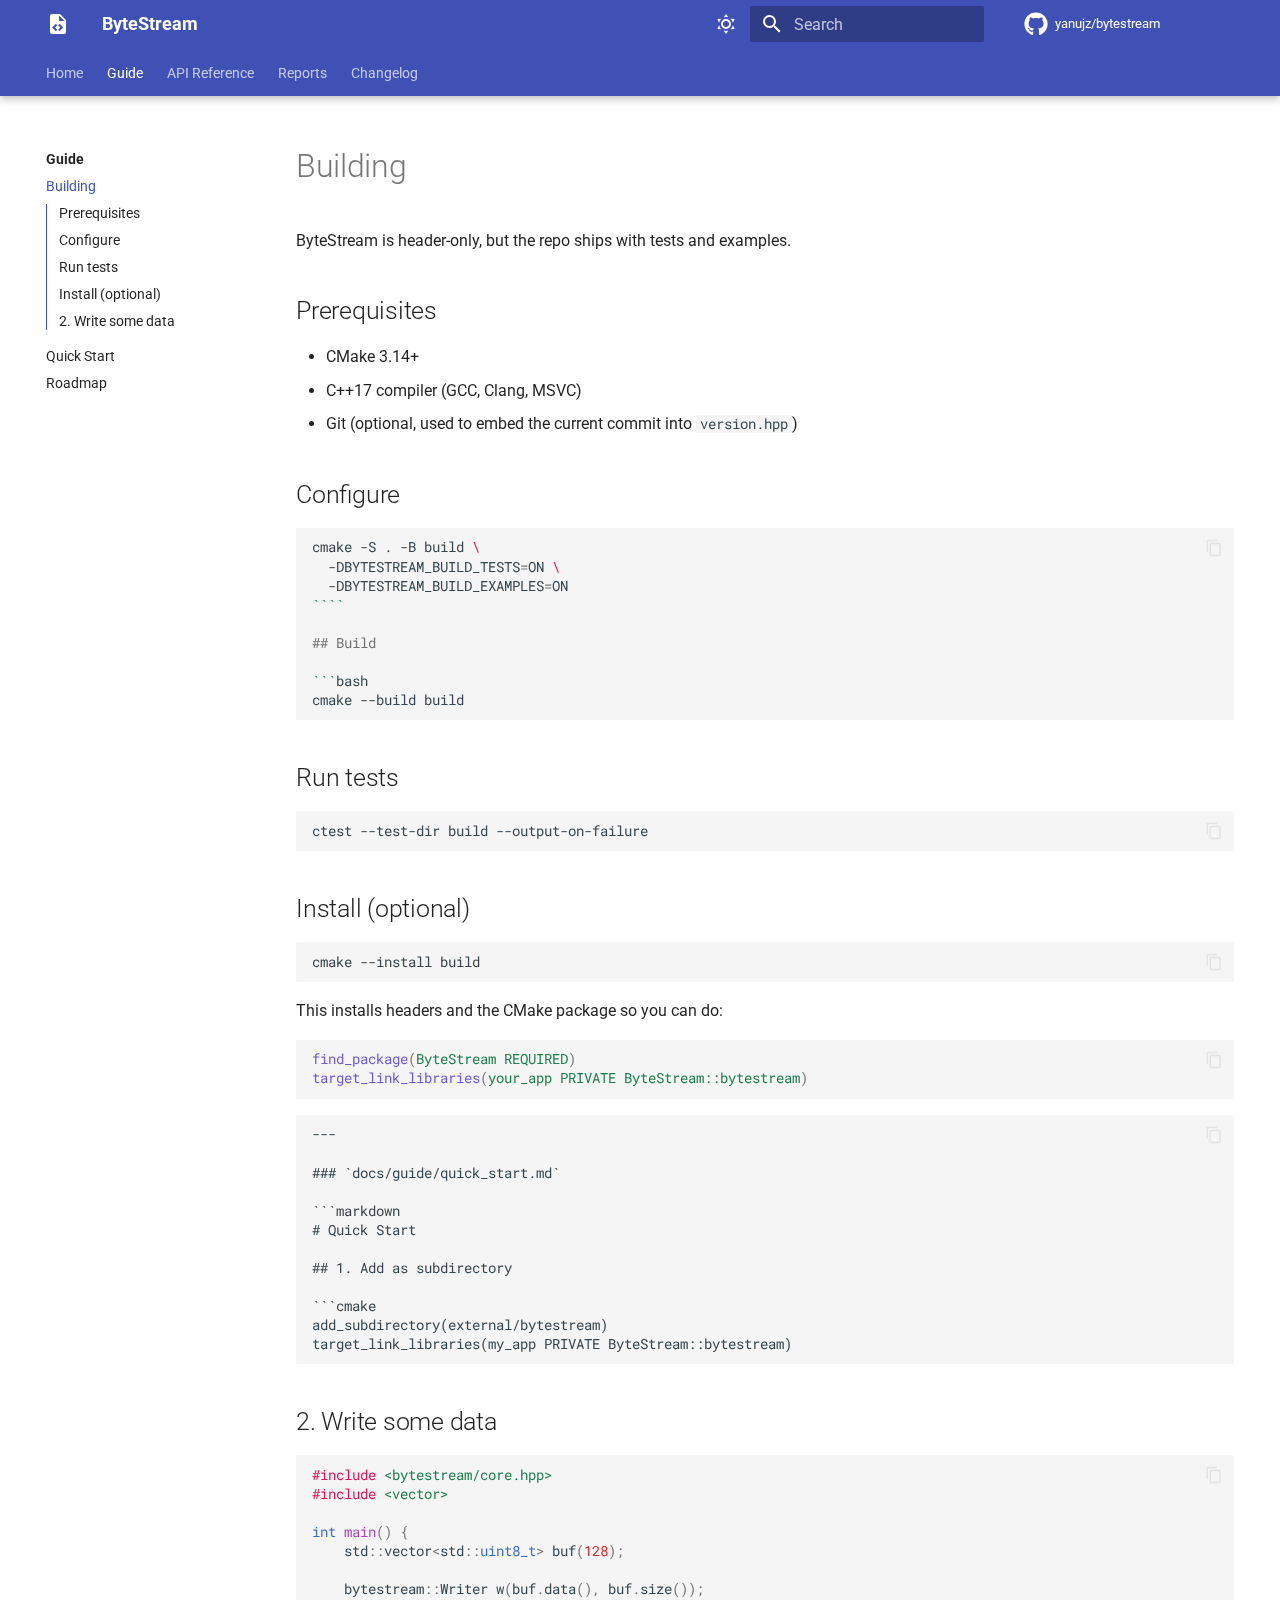
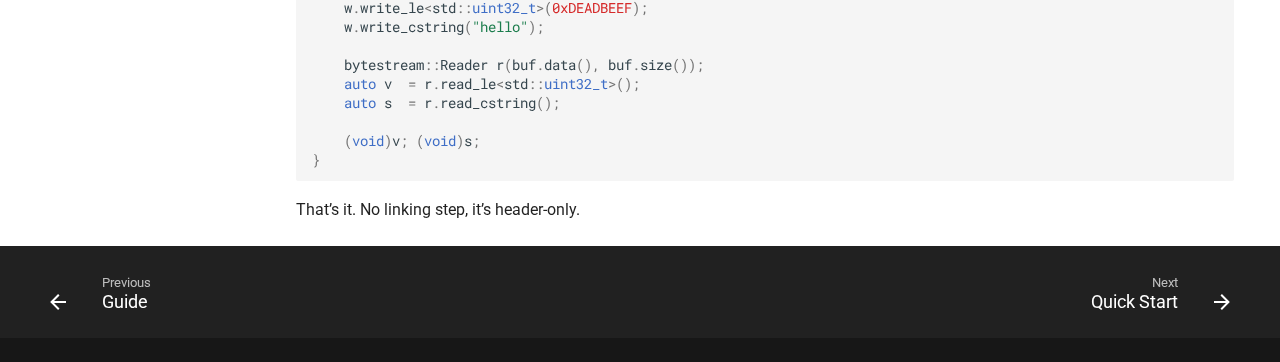
<file: guide/building/index.html>
<!doctype html>
<html lang="en" class="no-js">
  <head>
    
      <meta charset="utf-8">
      <meta name="viewport" content="width=device-width,initial-scale=1">
      
        <meta name="description" content="Header-only C++17/20 library for safe binary reading/writing with endianness handling.">
      
      
      
        <link rel="canonical" href="https://yanujz.github.io/bytestream/guide/building/">
      
      
        <link rel="prev" href="../">
      
      
        <link rel="next" href="../quick_start/">
      
      
      <link rel="icon" href="../../assets/images/favicon.png">
      <meta name="generator" content="mkdocs-1.6.1, mkdocs-material-9.6.23">
    
    
      
        <title>Building - ByteStream</title>
      
    
    
      <link rel="stylesheet" href="../../assets/stylesheets/main.84d31ad4.min.css">
      
        
        <link rel="stylesheet" href="../../assets/stylesheets/palette.06af60db.min.css">
      
      


    
    
      
    
    
      
        
        
        <link rel="preconnect" href="https://fonts.gstatic.com" crossorigin>
        <link rel="stylesheet" href="https://fonts.googleapis.com/css?family=Roboto:300,300i,400,400i,700,700i%7CRoboto+Mono:400,400i,700,700i&display=fallback">
        <style>:root{--md-text-font:"Roboto";--md-code-font:"Roboto Mono"}</style>
      
    
    
      <link rel="stylesheet" href="../../styles/tasklist.css">
    
      <link rel="stylesheet" href="../../styles/iframe.css">
    
    <script>__md_scope=new URL("../..",location),__md_hash=e=>[...e].reduce(((e,_)=>(e<<5)-e+_.charCodeAt(0)),0),__md_get=(e,_=localStorage,t=__md_scope)=>JSON.parse(_.getItem(t.pathname+"."+e)),__md_set=(e,_,t=localStorage,a=__md_scope)=>{try{t.setItem(a.pathname+"."+e,JSON.stringify(_))}catch(e){}}</script>
    
      

    
    
    
  </head>
  
  
    
    
      
    
    
    
    
    <body dir="ltr" data-md-color-scheme="default" data-md-color-primary="indigo" data-md-color-accent="blue">
  
    
    <input class="md-toggle" data-md-toggle="drawer" type="checkbox" id="__drawer" autocomplete="off">
    <input class="md-toggle" data-md-toggle="search" type="checkbox" id="__search" autocomplete="off">
    <label class="md-overlay" for="__drawer"></label>
    <div data-md-component="skip">
      
        
        <a href="#building" class="md-skip">
          Skip to content
        </a>
      
    </div>
    <div data-md-component="announce">
      
    </div>
    
    
      

  

<header class="md-header md-header--shadow md-header--lifted" data-md-component="header">
  <nav class="md-header__inner md-grid" aria-label="Header">
    <a href="../.." title="ByteStream" class="md-header__button md-logo" aria-label="ByteStream" data-md-component="logo">
      
  
  <svg xmlns="http://www.w3.org/2000/svg" viewBox="0 0 24 24"><path d="M13 9h5.5L13 3.5zM6 2h8l6 6v12a2 2 0 0 1-2 2H6a2 2 0 0 1-2-2V4c0-1.11.89-2 2-2m.12 13.5 3.74 3.74 1.42-1.41-2.33-2.33 2.33-2.33-1.42-1.41zm11.16 0-3.74-3.74-1.42 1.41 2.33 2.33-2.33 2.33 1.42 1.41z"/></svg>

    </a>
    <label class="md-header__button md-icon" for="__drawer">
      
      <svg xmlns="http://www.w3.org/2000/svg" viewBox="0 0 24 24"><path d="M3 6h18v2H3zm0 5h18v2H3zm0 5h18v2H3z"/></svg>
    </label>
    <div class="md-header__title" data-md-component="header-title">
      <div class="md-header__ellipsis">
        <div class="md-header__topic">
          <span class="md-ellipsis">
            ByteStream
          </span>
        </div>
        <div class="md-header__topic" data-md-component="header-topic">
          <span class="md-ellipsis">
            
              Building
            
          </span>
        </div>
      </div>
    </div>
    
      
        <form class="md-header__option" data-md-component="palette">
  
    
    
    
    <input class="md-option" data-md-color-media="" data-md-color-scheme="default" data-md-color-primary="indigo" data-md-color-accent="blue"  aria-label="Switch to dark mode"  type="radio" name="__palette" id="__palette_0">
    
      <label class="md-header__button md-icon" title="Switch to dark mode" for="__palette_1" hidden>
        <svg xmlns="http://www.w3.org/2000/svg" viewBox="0 0 24 24"><path d="M12 7a5 5 0 0 1 5 5 5 5 0 0 1-5 5 5 5 0 0 1-5-5 5 5 0 0 1 5-5m0 2a3 3 0 0 0-3 3 3 3 0 0 0 3 3 3 3 0 0 0 3-3 3 3 0 0 0-3-3m0-7 2.39 3.42C13.65 5.15 12.84 5 12 5s-1.65.15-2.39.42zM3.34 7l4.16-.35A7.2 7.2 0 0 0 5.94 8.5c-.44.74-.69 1.5-.83 2.29zm.02 10 1.76-3.77a7.131 7.131 0 0 0 2.38 4.14zM20.65 7l-1.77 3.79a7.02 7.02 0 0 0-2.38-4.15zm-.01 10-4.14.36c.59-.51 1.12-1.14 1.54-1.86.42-.73.69-1.5.83-2.29zM12 22l-2.41-3.44c.74.27 1.55.44 2.41.44.82 0 1.63-.17 2.37-.44z"/></svg>
      </label>
    
  
    
    
    
    <input class="md-option" data-md-color-media="" data-md-color-scheme="slate" data-md-color-primary="blue-grey" data-md-color-accent="blue"  aria-label="Switch to light mode"  type="radio" name="__palette" id="__palette_1">
    
      <label class="md-header__button md-icon" title="Switch to light mode" for="__palette_0" hidden>
        <svg xmlns="http://www.w3.org/2000/svg" viewBox="0 0 24 24"><path d="m17.75 4.09-2.53 1.94.91 3.06-2.63-1.81-2.63 1.81.91-3.06-2.53-1.94L12.44 4l1.06-3 1.06 3zm3.5 6.91-1.64 1.25.59 1.98-1.7-1.17-1.7 1.17.59-1.98L15.75 11l2.06-.05L18.5 9l.69 1.95zm-2.28 4.95c.83-.08 1.72 1.1 1.19 1.85-.32.45-.66.87-1.08 1.27C15.17 23 8.84 23 4.94 19.07c-3.91-3.9-3.91-10.24 0-14.14.4-.4.82-.76 1.27-1.08.75-.53 1.93.36 1.85 1.19-.27 2.86.69 5.83 2.89 8.02a9.96 9.96 0 0 0 8.02 2.89m-1.64 2.02a12.08 12.08 0 0 1-7.8-3.47c-2.17-2.19-3.33-5-3.49-7.82-2.81 3.14-2.7 7.96.31 10.98 3.02 3.01 7.84 3.12 10.98.31"/></svg>
      </label>
    
  
</form>
      
    
    
      <script>var palette=__md_get("__palette");if(palette&&palette.color){if("(prefers-color-scheme)"===palette.color.media){var media=matchMedia("(prefers-color-scheme: light)"),input=document.querySelector(media.matches?"[data-md-color-media='(prefers-color-scheme: light)']":"[data-md-color-media='(prefers-color-scheme: dark)']");palette.color.media=input.getAttribute("data-md-color-media"),palette.color.scheme=input.getAttribute("data-md-color-scheme"),palette.color.primary=input.getAttribute("data-md-color-primary"),palette.color.accent=input.getAttribute("data-md-color-accent")}for(var[key,value]of Object.entries(palette.color))document.body.setAttribute("data-md-color-"+key,value)}</script>
    
    
    
      
      
        <label class="md-header__button md-icon" for="__search">
          
          <svg xmlns="http://www.w3.org/2000/svg" viewBox="0 0 24 24"><path d="M9.5 3A6.5 6.5 0 0 1 16 9.5c0 1.61-.59 3.09-1.56 4.23l.27.27h.79l5 5-1.5 1.5-5-5v-.79l-.27-.27A6.52 6.52 0 0 1 9.5 16 6.5 6.5 0 0 1 3 9.5 6.5 6.5 0 0 1 9.5 3m0 2C7 5 5 7 5 9.5S7 14 9.5 14 14 12 14 9.5 12 5 9.5 5"/></svg>
        </label>
        <div class="md-search" data-md-component="search" role="dialog">
  <label class="md-search__overlay" for="__search"></label>
  <div class="md-search__inner" role="search">
    <form class="md-search__form" name="search">
      <input type="text" class="md-search__input" name="query" aria-label="Search" placeholder="Search" autocapitalize="off" autocorrect="off" autocomplete="off" spellcheck="false" data-md-component="search-query" required>
      <label class="md-search__icon md-icon" for="__search">
        
        <svg xmlns="http://www.w3.org/2000/svg" viewBox="0 0 24 24"><path d="M9.5 3A6.5 6.5 0 0 1 16 9.5c0 1.61-.59 3.09-1.56 4.23l.27.27h.79l5 5-1.5 1.5-5-5v-.79l-.27-.27A6.52 6.52 0 0 1 9.5 16 6.5 6.5 0 0 1 3 9.5 6.5 6.5 0 0 1 9.5 3m0 2C7 5 5 7 5 9.5S7 14 9.5 14 14 12 14 9.5 12 5 9.5 5"/></svg>
        
        <svg xmlns="http://www.w3.org/2000/svg" viewBox="0 0 24 24"><path d="M20 11v2H8l5.5 5.5-1.42 1.42L4.16 12l7.92-7.92L13.5 5.5 8 11z"/></svg>
      </label>
      <nav class="md-search__options" aria-label="Search">
        
        <button type="reset" class="md-search__icon md-icon" title="Clear" aria-label="Clear" tabindex="-1">
          
          <svg xmlns="http://www.w3.org/2000/svg" viewBox="0 0 24 24"><path d="M19 6.41 17.59 5 12 10.59 6.41 5 5 6.41 10.59 12 5 17.59 6.41 19 12 13.41 17.59 19 19 17.59 13.41 12z"/></svg>
        </button>
      </nav>
      
        <div class="md-search__suggest" data-md-component="search-suggest"></div>
      
    </form>
    <div class="md-search__output">
      <div class="md-search__scrollwrap" tabindex="0" data-md-scrollfix>
        <div class="md-search-result" data-md-component="search-result">
          <div class="md-search-result__meta">
            Initializing search
          </div>
          <ol class="md-search-result__list" role="presentation"></ol>
        </div>
      </div>
    </div>
  </div>
</div>
      
    
    
      <div class="md-header__source">
        <a href="https://github.com/yanujz/bytestream" title="Go to repository" class="md-source" data-md-component="source">
  <div class="md-source__icon md-icon">
    
    <svg xmlns="http://www.w3.org/2000/svg" viewBox="0 0 512 512"><!--! Font Awesome Free 7.1.0 by @fontawesome - https://fontawesome.com License - https://fontawesome.com/license/free (Icons: CC BY 4.0, Fonts: SIL OFL 1.1, Code: MIT License) Copyright 2025 Fonticons, Inc.--><path d="M173.9 397.4c0 2-2.3 3.6-5.2 3.6-3.3.3-5.6-1.3-5.6-3.6 0-2 2.3-3.6 5.2-3.6 3-.3 5.6 1.3 5.6 3.6m-31.1-4.5c-.7 2 1.3 4.3 4.3 4.9 2.6 1 5.6 0 6.2-2s-1.3-4.3-4.3-5.2c-2.6-.7-5.5.3-6.2 2.3m44.2-1.7c-2.9.7-4.9 2.6-4.6 4.9.3 2 2.9 3.3 5.9 2.6 2.9-.7 4.9-2.6 4.6-4.6-.3-1.9-3-3.2-5.9-2.9M252.8 8C114.1 8 8 113.3 8 252c0 110.9 69.8 205.8 169.5 239.2 12.8 2.3 17.3-5.6 17.3-12.1 0-6.2-.3-40.4-.3-61.4 0 0-70 15-84.7-29.8 0 0-11.4-29.1-27.8-36.6 0 0-22.9-15.7 1.6-15.4 0 0 24.9 2 38.6 25.8 21.9 38.6 58.6 27.5 72.9 20.9 2.3-16 8.8-27.1 16-33.7-55.9-6.2-112.3-14.3-112.3-110.5 0-27.5 7.6-41.3 23.6-58.9-2.6-6.5-11.1-33.3 2.6-67.9 20.9-6.5 69 27 69 27 20-5.6 41.5-8.5 62.8-8.5s42.8 2.9 62.8 8.5c0 0 48.1-33.6 69-27 13.7 34.7 5.2 61.4 2.6 67.9 16 17.7 25.8 31.5 25.8 58.9 0 96.5-58.9 104.2-114.8 110.5 9.2 7.9 17 22.9 17 46.4 0 33.7-.3 75.4-.3 83.6 0 6.5 4.6 14.4 17.3 12.1C436.2 457.8 504 362.9 504 252 504 113.3 391.5 8 252.8 8M105.2 352.9c-1.3 1-1 3.3.7 5.2 1.6 1.6 3.9 2.3 5.2 1 1.3-1 1-3.3-.7-5.2-1.6-1.6-3.9-2.3-5.2-1m-10.8-8.1c-.7 1.3.3 2.9 2.3 3.9 1.6 1 3.6.7 4.3-.7.7-1.3-.3-2.9-2.3-3.9-2-.6-3.6-.3-4.3.7m32.4 35.6c-1.6 1.3-1 4.3 1.3 6.2 2.3 2.3 5.2 2.6 6.5 1 1.3-1.3.7-4.3-1.3-6.2-2.2-2.3-5.2-2.6-6.5-1m-11.4-14.7c-1.6 1-1.6 3.6 0 5.9s4.3 3.3 5.6 2.3c1.6-1.3 1.6-3.9 0-6.2-1.4-2.3-4-3.3-5.6-2"/></svg>
  </div>
  <div class="md-source__repository">
    yanujz/bytestream
  </div>
</a>
      </div>
    
  </nav>
  
    
      
<nav class="md-tabs" aria-label="Tabs" data-md-component="tabs">
  <div class="md-grid">
    <ul class="md-tabs__list">
      
        
  
  
  
  
    <li class="md-tabs__item">
      <a href="../.." class="md-tabs__link">
        
  
  
    
  
  Home

      </a>
    </li>
  

      
        
  
  
  
    
  
  
    
    
      <li class="md-tabs__item md-tabs__item--active">
        <a href="../" class="md-tabs__link">
          
  
  
    
  
  Guide

        </a>
      </li>
    
  

      
        
  
  
  
  
    
    
      <li class="md-tabs__item">
        <a href="../../api/" class="md-tabs__link">
          
  
  
    
  
  API Reference

        </a>
      </li>
    
  

      
        
  
  
  
  
    
    
      <li class="md-tabs__item">
        <a href="../coverage/" class="md-tabs__link">
          
  
  
    
  
  Reports

        </a>
      </li>
    
  

      
        
  
  
  
  
    <li class="md-tabs__item">
      <a href="../../changelog/" class="md-tabs__link">
        
  
  
    
  
  Changelog

      </a>
    </li>
  

      
    </ul>
  </div>
</nav>
    
  
</header>
    
    <div class="md-container" data-md-component="container">
      
      
        
      
      <main class="md-main" data-md-component="main">
        <div class="md-main__inner md-grid">
          
            
              
              <div class="md-sidebar md-sidebar--primary" data-md-component="sidebar" data-md-type="navigation" >
                <div class="md-sidebar__scrollwrap">
                  <div class="md-sidebar__inner">
                    


  


  

<nav class="md-nav md-nav--primary md-nav--lifted md-nav--integrated" aria-label="Navigation" data-md-level="0">
  <label class="md-nav__title" for="__drawer">
    <a href="../.." title="ByteStream" class="md-nav__button md-logo" aria-label="ByteStream" data-md-component="logo">
      
  
  <svg xmlns="http://www.w3.org/2000/svg" viewBox="0 0 24 24"><path d="M13 9h5.5L13 3.5zM6 2h8l6 6v12a2 2 0 0 1-2 2H6a2 2 0 0 1-2-2V4c0-1.11.89-2 2-2m.12 13.5 3.74 3.74 1.42-1.41-2.33-2.33 2.33-2.33-1.42-1.41zm11.16 0-3.74-3.74-1.42 1.41 2.33 2.33-2.33 2.33 1.42 1.41z"/></svg>

    </a>
    ByteStream
  </label>
  
    <div class="md-nav__source">
      <a href="https://github.com/yanujz/bytestream" title="Go to repository" class="md-source" data-md-component="source">
  <div class="md-source__icon md-icon">
    
    <svg xmlns="http://www.w3.org/2000/svg" viewBox="0 0 512 512"><!--! Font Awesome Free 7.1.0 by @fontawesome - https://fontawesome.com License - https://fontawesome.com/license/free (Icons: CC BY 4.0, Fonts: SIL OFL 1.1, Code: MIT License) Copyright 2025 Fonticons, Inc.--><path d="M173.9 397.4c0 2-2.3 3.6-5.2 3.6-3.3.3-5.6-1.3-5.6-3.6 0-2 2.3-3.6 5.2-3.6 3-.3 5.6 1.3 5.6 3.6m-31.1-4.5c-.7 2 1.3 4.3 4.3 4.9 2.6 1 5.6 0 6.2-2s-1.3-4.3-4.3-5.2c-2.6-.7-5.5.3-6.2 2.3m44.2-1.7c-2.9.7-4.9 2.6-4.6 4.9.3 2 2.9 3.3 5.9 2.6 2.9-.7 4.9-2.6 4.6-4.6-.3-1.9-3-3.2-5.9-2.9M252.8 8C114.1 8 8 113.3 8 252c0 110.9 69.8 205.8 169.5 239.2 12.8 2.3 17.3-5.6 17.3-12.1 0-6.2-.3-40.4-.3-61.4 0 0-70 15-84.7-29.8 0 0-11.4-29.1-27.8-36.6 0 0-22.9-15.7 1.6-15.4 0 0 24.9 2 38.6 25.8 21.9 38.6 58.6 27.5 72.9 20.9 2.3-16 8.8-27.1 16-33.7-55.9-6.2-112.3-14.3-112.3-110.5 0-27.5 7.6-41.3 23.6-58.9-2.6-6.5-11.1-33.3 2.6-67.9 20.9-6.5 69 27 69 27 20-5.6 41.5-8.5 62.8-8.5s42.8 2.9 62.8 8.5c0 0 48.1-33.6 69-27 13.7 34.7 5.2 61.4 2.6 67.9 16 17.7 25.8 31.5 25.8 58.9 0 96.5-58.9 104.2-114.8 110.5 9.2 7.9 17 22.9 17 46.4 0 33.7-.3 75.4-.3 83.6 0 6.5 4.6 14.4 17.3 12.1C436.2 457.8 504 362.9 504 252 504 113.3 391.5 8 252.8 8M105.2 352.9c-1.3 1-1 3.3.7 5.2 1.6 1.6 3.9 2.3 5.2 1 1.3-1 1-3.3-.7-5.2-1.6-1.6-3.9-2.3-5.2-1m-10.8-8.1c-.7 1.3.3 2.9 2.3 3.9 1.6 1 3.6.7 4.3-.7.7-1.3-.3-2.9-2.3-3.9-2-.6-3.6-.3-4.3.7m32.4 35.6c-1.6 1.3-1 4.3 1.3 6.2 2.3 2.3 5.2 2.6 6.5 1 1.3-1.3.7-4.3-1.3-6.2-2.2-2.3-5.2-2.6-6.5-1m-11.4-14.7c-1.6 1-1.6 3.6 0 5.9s4.3 3.3 5.6 2.3c1.6-1.3 1.6-3.9 0-6.2-1.4-2.3-4-3.3-5.6-2"/></svg>
  </div>
  <div class="md-source__repository">
    yanujz/bytestream
  </div>
</a>
    </div>
  
  <ul class="md-nav__list" data-md-scrollfix>
    
      
      
  
  
  
  
    <li class="md-nav__item">
      <a href="../.." class="md-nav__link">
        
  
  
  <span class="md-ellipsis">
    Home
    
  </span>
  

      </a>
    </li>
  

    
      
      
  
  
    
  
  
  
    
    
      
        
          
        
      
        
      
        
      
        
      
    
    
    
      
        
        
      
      
        
      
    
    
    <li class="md-nav__item md-nav__item--active md-nav__item--section md-nav__item--nested">
      
        
        
        <input class="md-nav__toggle md-toggle " type="checkbox" id="__nav_2" checked>
        
          
          <div class="md-nav__link md-nav__container">
            <a href="../" class="md-nav__link ">
              
  
  
  <span class="md-ellipsis">
    Guide
    
  </span>
  

            </a>
            
              
              <label class="md-nav__link " for="__nav_2" id="__nav_2_label" tabindex="">
                <span class="md-nav__icon md-icon"></span>
              </label>
            
          </div>
        
        <nav class="md-nav" data-md-level="1" aria-labelledby="__nav_2_label" aria-expanded="true">
          <label class="md-nav__title" for="__nav_2">
            <span class="md-nav__icon md-icon"></span>
            Guide
          </label>
          <ul class="md-nav__list" data-md-scrollfix>
            
              
            
              
                
  
  
    
  
  
  
    <li class="md-nav__item md-nav__item--active">
      
      <input class="md-nav__toggle md-toggle" type="checkbox" id="__toc">
      
      
        
      
      
        <label class="md-nav__link md-nav__link--active" for="__toc">
          
  
  
  <span class="md-ellipsis">
    Building
    
  </span>
  

          <span class="md-nav__icon md-icon"></span>
        </label>
      
      <a href="./" class="md-nav__link md-nav__link--active">
        
  
  
  <span class="md-ellipsis">
    Building
    
  </span>
  

      </a>
      
        

<nav class="md-nav md-nav--secondary" aria-label="Table of contents">
  
  
  
    
  
  
    <label class="md-nav__title" for="__toc">
      <span class="md-nav__icon md-icon"></span>
      Table of contents
    </label>
    <ul class="md-nav__list" data-md-component="toc" data-md-scrollfix>
      
        <li class="md-nav__item">
  <a href="#prerequisites" class="md-nav__link">
    <span class="md-ellipsis">
      Prerequisites
    </span>
  </a>
  
</li>
      
        <li class="md-nav__item">
  <a href="#configure" class="md-nav__link">
    <span class="md-ellipsis">
      Configure
    </span>
  </a>
  
</li>
      
        <li class="md-nav__item">
  <a href="#run-tests" class="md-nav__link">
    <span class="md-ellipsis">
      Run tests
    </span>
  </a>
  
</li>
      
        <li class="md-nav__item">
  <a href="#install-optional" class="md-nav__link">
    <span class="md-ellipsis">
      Install (optional)
    </span>
  </a>
  
</li>
      
        <li class="md-nav__item">
  <a href="#2-write-some-data" class="md-nav__link">
    <span class="md-ellipsis">
      2. Write some data
    </span>
  </a>
  
</li>
      
    </ul>
  
</nav>
      
    </li>
  

              
            
              
                
  
  
  
  
    <li class="md-nav__item">
      <a href="../quick_start/" class="md-nav__link">
        
  
  
  <span class="md-ellipsis">
    Quick Start
    
  </span>
  

      </a>
    </li>
  

              
            
              
                
  
  
  
  
    <li class="md-nav__item">
      <a href="../roadmap/" class="md-nav__link">
        
  
  
  <span class="md-ellipsis">
    Roadmap
    
  </span>
  

      </a>
    </li>
  

              
            
          </ul>
        </nav>
      
    </li>
  

    
      
      
  
  
  
  
    
    
      
        
          
        
      
        
      
    
    
    
      
      
        
      
    
    
    <li class="md-nav__item md-nav__item--nested">
      
        
        
          
        
        <input class="md-nav__toggle md-toggle md-toggle--indeterminate" type="checkbox" id="__nav_3" >
        
          
          <div class="md-nav__link md-nav__container">
            <a href="../../api/" class="md-nav__link ">
              
  
  
  <span class="md-ellipsis">
    API Reference
    
  </span>
  

            </a>
            
              
              <label class="md-nav__link " for="__nav_3" id="__nav_3_label" tabindex="0">
                <span class="md-nav__icon md-icon"></span>
              </label>
            
          </div>
        
        <nav class="md-nav" data-md-level="1" aria-labelledby="__nav_3_label" aria-expanded="false">
          <label class="md-nav__title" for="__nav_3">
            <span class="md-nav__icon md-icon"></span>
            API Reference
          </label>
          <ul class="md-nav__list" data-md-scrollfix>
            
              
            
              
                
  
  
  
  
    <li class="md-nav__item">
      <a href="../../api/reference/" class="md-nav__link">
        
  
  
  <span class="md-ellipsis">
    Core API
    
  </span>
  

      </a>
    </li>
  

              
            
          </ul>
        </nav>
      
    </li>
  

    
      
      
  
  
  
  
    
    
      
        
      
    
    
    
      
      
        
      
    
    
    <li class="md-nav__item md-nav__item--nested">
      
        
        
          
        
        <input class="md-nav__toggle md-toggle md-toggle--indeterminate" type="checkbox" id="__nav_4" >
        
          
          <label class="md-nav__link" for="__nav_4" id="__nav_4_label" tabindex="0">
            
  
  
  <span class="md-ellipsis">
    Reports
    
  </span>
  

            <span class="md-nav__icon md-icon"></span>
          </label>
        
        <nav class="md-nav" data-md-level="1" aria-labelledby="__nav_4_label" aria-expanded="false">
          <label class="md-nav__title" for="__nav_4">
            <span class="md-nav__icon md-icon"></span>
            Reports
          </label>
          <ul class="md-nav__list" data-md-scrollfix>
            
              
                
  
  
  
  
    <li class="md-nav__item">
      <a href="../coverage/" class="md-nav__link">
        
  
  
  <span class="md-ellipsis">
    Coverage
    
  </span>
  

      </a>
    </li>
  

              
            
          </ul>
        </nav>
      
    </li>
  

    
      
      
  
  
  
  
    <li class="md-nav__item">
      <a href="../../changelog/" class="md-nav__link">
        
  
  
  <span class="md-ellipsis">
    Changelog
    
  </span>
  

      </a>
    </li>
  

    
  </ul>
</nav>
                  </div>
                </div>
              </div>
            
            
          
          
            <div class="md-content" data-md-component="content">
              <article class="md-content__inner md-typeset">
                
                  


  
  


<h1 id="building">Building<a class="headerlink" href="#building" title="Permanent link">&para;</a></h1>
<p>ByteStream is header-only, but the repo ships with tests and examples.</p>
<h2 id="prerequisites">Prerequisites<a class="headerlink" href="#prerequisites" title="Permanent link">&para;</a></h2>
<ul>
<li>CMake 3.14+</li>
<li>C++17 compiler (GCC, Clang, MSVC)</li>
<li>Git (optional, used to embed the current commit into <code>version.hpp</code>)</li>
</ul>
<h2 id="configure">Configure<a class="headerlink" href="#configure" title="Permanent link">&para;</a></h2>
<div class="language-bash highlight"><pre><span></span><code><a id="__codelineno-0-1" name="__codelineno-0-1" href="#__codelineno-0-1"></a>cmake<span class="w"> </span>-S<span class="w"> </span>.<span class="w"> </span>-B<span class="w"> </span>build<span class="w"> </span><span class="se">\</span>
<a id="__codelineno-0-2" name="__codelineno-0-2" href="#__codelineno-0-2"></a><span class="w">  </span>-DBYTESTREAM_BUILD_TESTS<span class="o">=</span>ON<span class="w"> </span><span class="se">\</span>
<a id="__codelineno-0-3" name="__codelineno-0-3" href="#__codelineno-0-3"></a><span class="w">  </span>-DBYTESTREAM_BUILD_EXAMPLES<span class="o">=</span>ON
<a id="__codelineno-0-4" name="__codelineno-0-4" href="#__codelineno-0-4"></a><span class="sb">````</span>
<a id="__codelineno-0-5" name="__codelineno-0-5" href="#__codelineno-0-5"></a>
<a id="__codelineno-0-6" name="__codelineno-0-6" href="#__codelineno-0-6"></a><span class="c1">## Build</span>
<a id="__codelineno-0-7" name="__codelineno-0-7" href="#__codelineno-0-7"></a>
<a id="__codelineno-0-8" name="__codelineno-0-8" href="#__codelineno-0-8"></a><span class="sb">```</span>bash
<a id="__codelineno-0-9" name="__codelineno-0-9" href="#__codelineno-0-9"></a>cmake<span class="w"> </span>--build<span class="w"> </span>build
</code></pre></div>
<h2 id="run-tests">Run tests<a class="headerlink" href="#run-tests" title="Permanent link">&para;</a></h2>
<div class="language-bash highlight"><pre><span></span><code><a id="__codelineno-1-1" name="__codelineno-1-1" href="#__codelineno-1-1"></a>ctest<span class="w"> </span>--test-dir<span class="w"> </span>build<span class="w"> </span>--output-on-failure
</code></pre></div>
<h2 id="install-optional">Install (optional)<a class="headerlink" href="#install-optional" title="Permanent link">&para;</a></h2>
<div class="language-bash highlight"><pre><span></span><code><a id="__codelineno-2-1" name="__codelineno-2-1" href="#__codelineno-2-1"></a>cmake<span class="w"> </span>--install<span class="w"> </span>build
</code></pre></div>
<p>This installs headers and the CMake package so you can do:</p>
<div class="language-cmake highlight"><pre><span></span><code><a id="__codelineno-3-1" name="__codelineno-3-1" href="#__codelineno-3-1"></a><span class="nb">find_package</span><span class="p">(</span><span class="s">ByteStream</span><span class="w"> </span><span class="s">REQUIRED</span><span class="p">)</span>
<a id="__codelineno-3-2" name="__codelineno-3-2" href="#__codelineno-3-2"></a><span class="nb">target_link_libraries</span><span class="p">(</span><span class="s">your_app</span><span class="w"> </span><span class="s">PRIVATE</span><span class="w"> </span><span class="s">ByteStream::bytestream</span><span class="p">)</span>
</code></pre></div>
<div class="language-text highlight"><pre><span></span><code><a id="__codelineno-4-1" name="__codelineno-4-1" href="#__codelineno-4-1"></a>---
<a id="__codelineno-4-2" name="__codelineno-4-2" href="#__codelineno-4-2"></a>
<a id="__codelineno-4-3" name="__codelineno-4-3" href="#__codelineno-4-3"></a>### `docs/guide/quick_start.md`
<a id="__codelineno-4-4" name="__codelineno-4-4" href="#__codelineno-4-4"></a>
<a id="__codelineno-4-5" name="__codelineno-4-5" href="#__codelineno-4-5"></a>```markdown
<a id="__codelineno-4-6" name="__codelineno-4-6" href="#__codelineno-4-6"></a># Quick Start
<a id="__codelineno-4-7" name="__codelineno-4-7" href="#__codelineno-4-7"></a>
<a id="__codelineno-4-8" name="__codelineno-4-8" href="#__codelineno-4-8"></a>## 1. Add as subdirectory
<a id="__codelineno-4-9" name="__codelineno-4-9" href="#__codelineno-4-9"></a>
<a id="__codelineno-4-10" name="__codelineno-4-10" href="#__codelineno-4-10"></a>```cmake
<a id="__codelineno-4-11" name="__codelineno-4-11" href="#__codelineno-4-11"></a>add_subdirectory(external/bytestream)
<a id="__codelineno-4-12" name="__codelineno-4-12" href="#__codelineno-4-12"></a>target_link_libraries(my_app PRIVATE ByteStream::bytestream)
</code></pre></div>
<h2 id="2-write-some-data">2. Write some data<a class="headerlink" href="#2-write-some-data" title="Permanent link">&para;</a></h2>
<div class="language-cpp highlight"><pre><span></span><code><a id="__codelineno-5-1" name="__codelineno-5-1" href="#__codelineno-5-1"></a><span class="cp">#include</span><span class="w"> </span><span class="cpf">&lt;bytestream/core.hpp&gt;</span>
<a id="__codelineno-5-2" name="__codelineno-5-2" href="#__codelineno-5-2"></a><span class="cp">#include</span><span class="w"> </span><span class="cpf">&lt;vector&gt;</span>
<a id="__codelineno-5-3" name="__codelineno-5-3" href="#__codelineno-5-3"></a>
<a id="__codelineno-5-4" name="__codelineno-5-4" href="#__codelineno-5-4"></a><span class="kt">int</span><span class="w"> </span><span class="nf">main</span><span class="p">()</span><span class="w"> </span><span class="p">{</span>
<a id="__codelineno-5-5" name="__codelineno-5-5" href="#__codelineno-5-5"></a><span class="w">    </span><span class="n">std</span><span class="o">::</span><span class="n">vector</span><span class="o">&lt;</span><span class="n">std</span><span class="o">::</span><span class="kt">uint8_t</span><span class="o">&gt;</span><span class="w"> </span><span class="n">buf</span><span class="p">(</span><span class="mi">128</span><span class="p">);</span>
<a id="__codelineno-5-6" name="__codelineno-5-6" href="#__codelineno-5-6"></a>
<a id="__codelineno-5-7" name="__codelineno-5-7" href="#__codelineno-5-7"></a><span class="w">    </span><span class="n">bytestream</span><span class="o">::</span><span class="n">Writer</span><span class="w"> </span><span class="n">w</span><span class="p">(</span><span class="n">buf</span><span class="p">.</span><span class="n">data</span><span class="p">(),</span><span class="w"> </span><span class="n">buf</span><span class="p">.</span><span class="n">size</span><span class="p">());</span>
<a id="__codelineno-5-8" name="__codelineno-5-8" href="#__codelineno-5-8"></a><span class="w">    </span><span class="n">w</span><span class="p">.</span><span class="n">write_le</span><span class="o">&lt;</span><span class="n">std</span><span class="o">::</span><span class="kt">uint32_t</span><span class="o">&gt;</span><span class="p">(</span><span class="mh">0xDEADBEEF</span><span class="p">);</span>
<a id="__codelineno-5-9" name="__codelineno-5-9" href="#__codelineno-5-9"></a><span class="w">    </span><span class="n">w</span><span class="p">.</span><span class="n">write_cstring</span><span class="p">(</span><span class="s">&quot;hello&quot;</span><span class="p">);</span>
<a id="__codelineno-5-10" name="__codelineno-5-10" href="#__codelineno-5-10"></a>
<a id="__codelineno-5-11" name="__codelineno-5-11" href="#__codelineno-5-11"></a><span class="w">    </span><span class="n">bytestream</span><span class="o">::</span><span class="n">Reader</span><span class="w"> </span><span class="n">r</span><span class="p">(</span><span class="n">buf</span><span class="p">.</span><span class="n">data</span><span class="p">(),</span><span class="w"> </span><span class="n">buf</span><span class="p">.</span><span class="n">size</span><span class="p">());</span>
<a id="__codelineno-5-12" name="__codelineno-5-12" href="#__codelineno-5-12"></a><span class="w">    </span><span class="k">auto</span><span class="w"> </span><span class="n">v</span><span class="w">  </span><span class="o">=</span><span class="w"> </span><span class="n">r</span><span class="p">.</span><span class="n">read_le</span><span class="o">&lt;</span><span class="n">std</span><span class="o">::</span><span class="kt">uint32_t</span><span class="o">&gt;</span><span class="p">();</span>
<a id="__codelineno-5-13" name="__codelineno-5-13" href="#__codelineno-5-13"></a><span class="w">    </span><span class="k">auto</span><span class="w"> </span><span class="n">s</span><span class="w">  </span><span class="o">=</span><span class="w"> </span><span class="n">r</span><span class="p">.</span><span class="n">read_cstring</span><span class="p">();</span>
<a id="__codelineno-5-14" name="__codelineno-5-14" href="#__codelineno-5-14"></a>
<a id="__codelineno-5-15" name="__codelineno-5-15" href="#__codelineno-5-15"></a><span class="w">    </span><span class="p">(</span><span class="kt">void</span><span class="p">)</span><span class="n">v</span><span class="p">;</span><span class="w"> </span><span class="p">(</span><span class="kt">void</span><span class="p">)</span><span class="n">s</span><span class="p">;</span>
<a id="__codelineno-5-16" name="__codelineno-5-16" href="#__codelineno-5-16"></a><span class="p">}</span>
</code></pre></div>
<p>That’s it. No linking step, it’s header-only.</p>












                
              </article>
            </div>
          
          
  <script>var tabs=__md_get("__tabs");if(Array.isArray(tabs))e:for(var set of document.querySelectorAll(".tabbed-set")){var labels=set.querySelector(".tabbed-labels");for(var tab of tabs)for(var label of labels.getElementsByTagName("label"))if(label.innerText.trim()===tab){var input=document.getElementById(label.htmlFor);input.checked=!0;continue e}}</script>

<script>var target=document.getElementById(location.hash.slice(1));target&&target.name&&(target.checked=target.name.startsWith("__tabbed_"))</script>
        </div>
        
          <button type="button" class="md-top md-icon" data-md-component="top" hidden>
  
  <svg xmlns="http://www.w3.org/2000/svg" viewBox="0 0 24 24"><path d="M13 20h-2V8l-5.5 5.5-1.42-1.42L12 4.16l7.92 7.92-1.42 1.42L13 8z"/></svg>
  Back to top
</button>
        
      </main>
      
        <footer class="md-footer">
  
    
      
      <nav class="md-footer__inner md-grid" aria-label="Footer" >
        
          
          <a href="../" class="md-footer__link md-footer__link--prev" aria-label="Previous: Guide">
            <div class="md-footer__button md-icon">
              
              <svg xmlns="http://www.w3.org/2000/svg" viewBox="0 0 24 24"><path d="M20 11v2H8l5.5 5.5-1.42 1.42L4.16 12l7.92-7.92L13.5 5.5 8 11z"/></svg>
            </div>
            <div class="md-footer__title">
              <span class="md-footer__direction">
                Previous
              </span>
              <div class="md-ellipsis">
                Guide
              </div>
            </div>
          </a>
        
        
          
          <a href="../quick_start/" class="md-footer__link md-footer__link--next" aria-label="Next: Quick Start">
            <div class="md-footer__title">
              <span class="md-footer__direction">
                Next
              </span>
              <div class="md-ellipsis">
                Quick Start
              </div>
            </div>
            <div class="md-footer__button md-icon">
              
              <svg xmlns="http://www.w3.org/2000/svg" viewBox="0 0 24 24"><path d="M4 11v2h12l-5.5 5.5 1.42 1.42L19.84 12l-7.92-7.92L10.5 5.5 16 11z"/></svg>
            </div>
          </a>
        
      </nav>
    
  
  <div class="md-footer-meta md-typeset">
    <div class="md-footer-meta__inner md-grid">
      <div class="md-copyright">
  
  
</div>
      
    </div>
  </div>
</footer>
      
    </div>
    <div class="md-dialog" data-md-component="dialog">
      <div class="md-dialog__inner md-typeset"></div>
    </div>
    
    
    
      
      <script id="__config" type="application/json">{"base": "../..", "features": ["navigation.tabs", "navigation.tabs.sticky", "navigation.sections", "navigation.indexes", "navigation.expand", "navigation.top", "navigation.footer", "toc.integrate", "search.suggest", "search.highlight", "content.tabs.link", "content.code.copy", "content.code.select", "content.code.annotate"], "search": "../../assets/javascripts/workers/search.973d3a69.min.js", "tags": null, "translations": {"clipboard.copied": "Copied to clipboard", "clipboard.copy": "Copy to clipboard", "search.result.more.one": "1 more on this page", "search.result.more.other": "# more on this page", "search.result.none": "No matching documents", "search.result.one": "1 matching document", "search.result.other": "# matching documents", "search.result.placeholder": "Type to start searching", "search.result.term.missing": "Missing", "select.version": "Select version"}, "version": null}</script>
    
    
      <script src="../../assets/javascripts/bundle.f55a23d4.min.js"></script>
      
    
  </body>
</html>
</file>
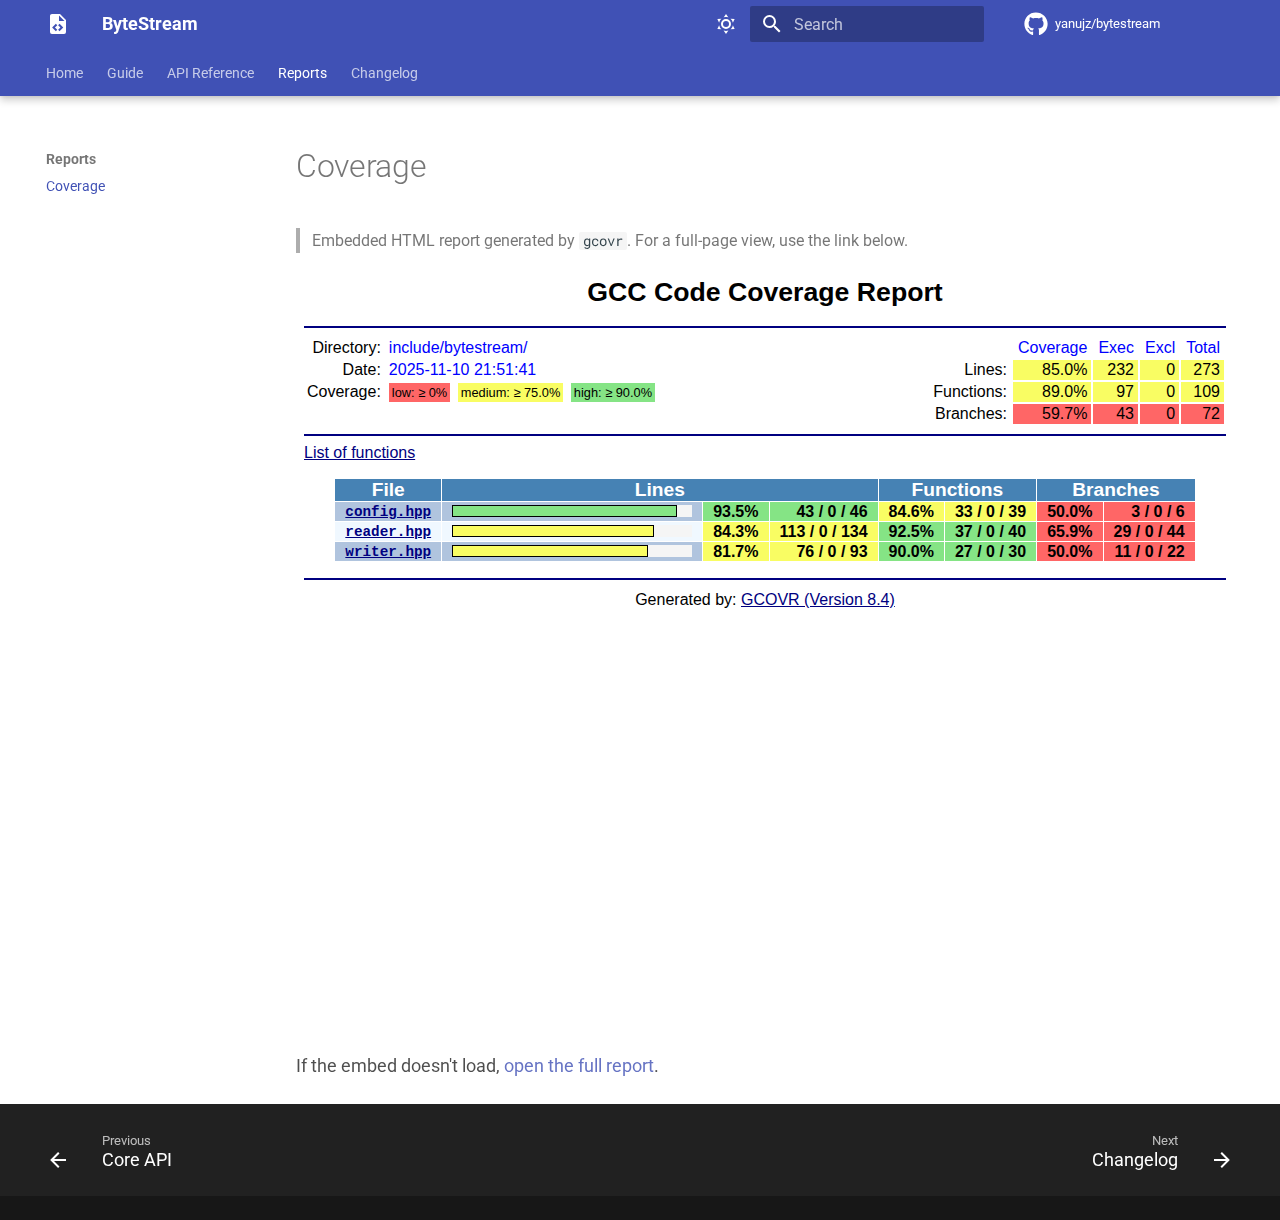
<file: guide/coverage/index.html>
<!doctype html>
<html lang="en" class="no-js">
  <head>
    
      <meta charset="utf-8">
      <meta name="viewport" content="width=device-width,initial-scale=1">
      
        <meta name="description" content="Header-only C++17/20 library for safe binary reading/writing with endianness handling.">
      
      
      
        <link rel="canonical" href="https://yanujz.github.io/bytestream/guide/coverage/">
      
      
        <link rel="prev" href="../../api/reference/">
      
      
        <link rel="next" href="../../changelog/">
      
      
      <link rel="icon" href="../../assets/images/favicon.png">
      <meta name="generator" content="mkdocs-1.6.1, mkdocs-material-9.6.23">
    
    
      
        <title>Coverage - ByteStream</title>
      
    
    
      <link rel="stylesheet" href="../../assets/stylesheets/main.84d31ad4.min.css">
      
        
        <link rel="stylesheet" href="../../assets/stylesheets/palette.06af60db.min.css">
      
      


    
    
      
    
    
      
        
        
        <link rel="preconnect" href="https://fonts.gstatic.com" crossorigin>
        <link rel="stylesheet" href="https://fonts.googleapis.com/css?family=Roboto:300,300i,400,400i,700,700i%7CRoboto+Mono:400,400i,700,700i&display=fallback">
        <style>:root{--md-text-font:"Roboto";--md-code-font:"Roboto Mono"}</style>
      
    
    
      <link rel="stylesheet" href="../../styles/tasklist.css">
    
      <link rel="stylesheet" href="../../styles/iframe.css">
    
    <script>__md_scope=new URL("../..",location),__md_hash=e=>[...e].reduce(((e,_)=>(e<<5)-e+_.charCodeAt(0)),0),__md_get=(e,_=localStorage,t=__md_scope)=>JSON.parse(_.getItem(t.pathname+"."+e)),__md_set=(e,_,t=localStorage,a=__md_scope)=>{try{t.setItem(a.pathname+"."+e,JSON.stringify(_))}catch(e){}}</script>
    
      

    
    
    
  </head>
  
  
    
    
      
    
    
    
    
    <body dir="ltr" data-md-color-scheme="default" data-md-color-primary="indigo" data-md-color-accent="blue">
  
    
    <input class="md-toggle" data-md-toggle="drawer" type="checkbox" id="__drawer" autocomplete="off">
    <input class="md-toggle" data-md-toggle="search" type="checkbox" id="__search" autocomplete="off">
    <label class="md-overlay" for="__drawer"></label>
    <div data-md-component="skip">
      
        
        <a href="#coverage" class="md-skip">
          Skip to content
        </a>
      
    </div>
    <div data-md-component="announce">
      
    </div>
    
    
      

  

<header class="md-header md-header--shadow md-header--lifted" data-md-component="header">
  <nav class="md-header__inner md-grid" aria-label="Header">
    <a href="../.." title="ByteStream" class="md-header__button md-logo" aria-label="ByteStream" data-md-component="logo">
      
  
  <svg xmlns="http://www.w3.org/2000/svg" viewBox="0 0 24 24"><path d="M13 9h5.5L13 3.5zM6 2h8l6 6v12a2 2 0 0 1-2 2H6a2 2 0 0 1-2-2V4c0-1.11.89-2 2-2m.12 13.5 3.74 3.74 1.42-1.41-2.33-2.33 2.33-2.33-1.42-1.41zm11.16 0-3.74-3.74-1.42 1.41 2.33 2.33-2.33 2.33 1.42 1.41z"/></svg>

    </a>
    <label class="md-header__button md-icon" for="__drawer">
      
      <svg xmlns="http://www.w3.org/2000/svg" viewBox="0 0 24 24"><path d="M3 6h18v2H3zm0 5h18v2H3zm0 5h18v2H3z"/></svg>
    </label>
    <div class="md-header__title" data-md-component="header-title">
      <div class="md-header__ellipsis">
        <div class="md-header__topic">
          <span class="md-ellipsis">
            ByteStream
          </span>
        </div>
        <div class="md-header__topic" data-md-component="header-topic">
          <span class="md-ellipsis">
            
              Coverage
            
          </span>
        </div>
      </div>
    </div>
    
      
        <form class="md-header__option" data-md-component="palette">
  
    
    
    
    <input class="md-option" data-md-color-media="" data-md-color-scheme="default" data-md-color-primary="indigo" data-md-color-accent="blue"  aria-label="Switch to dark mode"  type="radio" name="__palette" id="__palette_0">
    
      <label class="md-header__button md-icon" title="Switch to dark mode" for="__palette_1" hidden>
        <svg xmlns="http://www.w3.org/2000/svg" viewBox="0 0 24 24"><path d="M12 7a5 5 0 0 1 5 5 5 5 0 0 1-5 5 5 5 0 0 1-5-5 5 5 0 0 1 5-5m0 2a3 3 0 0 0-3 3 3 3 0 0 0 3 3 3 3 0 0 0 3-3 3 3 0 0 0-3-3m0-7 2.39 3.42C13.65 5.15 12.84 5 12 5s-1.65.15-2.39.42zM3.34 7l4.16-.35A7.2 7.2 0 0 0 5.94 8.5c-.44.74-.69 1.5-.83 2.29zm.02 10 1.76-3.77a7.131 7.131 0 0 0 2.38 4.14zM20.65 7l-1.77 3.79a7.02 7.02 0 0 0-2.38-4.15zm-.01 10-4.14.36c.59-.51 1.12-1.14 1.54-1.86.42-.73.69-1.5.83-2.29zM12 22l-2.41-3.44c.74.27 1.55.44 2.41.44.82 0 1.63-.17 2.37-.44z"/></svg>
      </label>
    
  
    
    
    
    <input class="md-option" data-md-color-media="" data-md-color-scheme="slate" data-md-color-primary="blue-grey" data-md-color-accent="blue"  aria-label="Switch to light mode"  type="radio" name="__palette" id="__palette_1">
    
      <label class="md-header__button md-icon" title="Switch to light mode" for="__palette_0" hidden>
        <svg xmlns="http://www.w3.org/2000/svg" viewBox="0 0 24 24"><path d="m17.75 4.09-2.53 1.94.91 3.06-2.63-1.81-2.63 1.81.91-3.06-2.53-1.94L12.44 4l1.06-3 1.06 3zm3.5 6.91-1.64 1.25.59 1.98-1.7-1.17-1.7 1.17.59-1.98L15.75 11l2.06-.05L18.5 9l.69 1.95zm-2.28 4.95c.83-.08 1.72 1.1 1.19 1.85-.32.45-.66.87-1.08 1.27C15.17 23 8.84 23 4.94 19.07c-3.91-3.9-3.91-10.24 0-14.14.4-.4.82-.76 1.27-1.08.75-.53 1.93.36 1.85 1.19-.27 2.86.69 5.83 2.89 8.02a9.96 9.96 0 0 0 8.02 2.89m-1.64 2.02a12.08 12.08 0 0 1-7.8-3.47c-2.17-2.19-3.33-5-3.49-7.82-2.81 3.14-2.7 7.96.31 10.98 3.02 3.01 7.84 3.12 10.98.31"/></svg>
      </label>
    
  
</form>
      
    
    
      <script>var palette=__md_get("__palette");if(palette&&palette.color){if("(prefers-color-scheme)"===palette.color.media){var media=matchMedia("(prefers-color-scheme: light)"),input=document.querySelector(media.matches?"[data-md-color-media='(prefers-color-scheme: light)']":"[data-md-color-media='(prefers-color-scheme: dark)']");palette.color.media=input.getAttribute("data-md-color-media"),palette.color.scheme=input.getAttribute("data-md-color-scheme"),palette.color.primary=input.getAttribute("data-md-color-primary"),palette.color.accent=input.getAttribute("data-md-color-accent")}for(var[key,value]of Object.entries(palette.color))document.body.setAttribute("data-md-color-"+key,value)}</script>
    
    
    
      
      
        <label class="md-header__button md-icon" for="__search">
          
          <svg xmlns="http://www.w3.org/2000/svg" viewBox="0 0 24 24"><path d="M9.5 3A6.5 6.5 0 0 1 16 9.5c0 1.61-.59 3.09-1.56 4.23l.27.27h.79l5 5-1.5 1.5-5-5v-.79l-.27-.27A6.52 6.52 0 0 1 9.5 16 6.5 6.5 0 0 1 3 9.5 6.5 6.5 0 0 1 9.5 3m0 2C7 5 5 7 5 9.5S7 14 9.5 14 14 12 14 9.5 12 5 9.5 5"/></svg>
        </label>
        <div class="md-search" data-md-component="search" role="dialog">
  <label class="md-search__overlay" for="__search"></label>
  <div class="md-search__inner" role="search">
    <form class="md-search__form" name="search">
      <input type="text" class="md-search__input" name="query" aria-label="Search" placeholder="Search" autocapitalize="off" autocorrect="off" autocomplete="off" spellcheck="false" data-md-component="search-query" required>
      <label class="md-search__icon md-icon" for="__search">
        
        <svg xmlns="http://www.w3.org/2000/svg" viewBox="0 0 24 24"><path d="M9.5 3A6.5 6.5 0 0 1 16 9.5c0 1.61-.59 3.09-1.56 4.23l.27.27h.79l5 5-1.5 1.5-5-5v-.79l-.27-.27A6.52 6.52 0 0 1 9.5 16 6.5 6.5 0 0 1 3 9.5 6.5 6.5 0 0 1 9.5 3m0 2C7 5 5 7 5 9.5S7 14 9.5 14 14 12 14 9.5 12 5 9.5 5"/></svg>
        
        <svg xmlns="http://www.w3.org/2000/svg" viewBox="0 0 24 24"><path d="M20 11v2H8l5.5 5.5-1.42 1.42L4.16 12l7.92-7.92L13.5 5.5 8 11z"/></svg>
      </label>
      <nav class="md-search__options" aria-label="Search">
        
        <button type="reset" class="md-search__icon md-icon" title="Clear" aria-label="Clear" tabindex="-1">
          
          <svg xmlns="http://www.w3.org/2000/svg" viewBox="0 0 24 24"><path d="M19 6.41 17.59 5 12 10.59 6.41 5 5 6.41 10.59 12 5 17.59 6.41 19 12 13.41 17.59 19 19 17.59 13.41 12z"/></svg>
        </button>
      </nav>
      
        <div class="md-search__suggest" data-md-component="search-suggest"></div>
      
    </form>
    <div class="md-search__output">
      <div class="md-search__scrollwrap" tabindex="0" data-md-scrollfix>
        <div class="md-search-result" data-md-component="search-result">
          <div class="md-search-result__meta">
            Initializing search
          </div>
          <ol class="md-search-result__list" role="presentation"></ol>
        </div>
      </div>
    </div>
  </div>
</div>
      
    
    
      <div class="md-header__source">
        <a href="https://github.com/yanujz/bytestream" title="Go to repository" class="md-source" data-md-component="source">
  <div class="md-source__icon md-icon">
    
    <svg xmlns="http://www.w3.org/2000/svg" viewBox="0 0 512 512"><!--! Font Awesome Free 7.1.0 by @fontawesome - https://fontawesome.com License - https://fontawesome.com/license/free (Icons: CC BY 4.0, Fonts: SIL OFL 1.1, Code: MIT License) Copyright 2025 Fonticons, Inc.--><path d="M173.9 397.4c0 2-2.3 3.6-5.2 3.6-3.3.3-5.6-1.3-5.6-3.6 0-2 2.3-3.6 5.2-3.6 3-.3 5.6 1.3 5.6 3.6m-31.1-4.5c-.7 2 1.3 4.3 4.3 4.9 2.6 1 5.6 0 6.2-2s-1.3-4.3-4.3-5.2c-2.6-.7-5.5.3-6.2 2.3m44.2-1.7c-2.9.7-4.9 2.6-4.6 4.9.3 2 2.9 3.3 5.9 2.6 2.9-.7 4.9-2.6 4.6-4.6-.3-1.9-3-3.2-5.9-2.9M252.8 8C114.1 8 8 113.3 8 252c0 110.9 69.8 205.8 169.5 239.2 12.8 2.3 17.3-5.6 17.3-12.1 0-6.2-.3-40.4-.3-61.4 0 0-70 15-84.7-29.8 0 0-11.4-29.1-27.8-36.6 0 0-22.9-15.7 1.6-15.4 0 0 24.9 2 38.6 25.8 21.9 38.6 58.6 27.5 72.9 20.9 2.3-16 8.8-27.1 16-33.7-55.9-6.2-112.3-14.3-112.3-110.5 0-27.5 7.6-41.3 23.6-58.9-2.6-6.5-11.1-33.3 2.6-67.9 20.9-6.5 69 27 69 27 20-5.6 41.5-8.5 62.8-8.5s42.8 2.9 62.8 8.5c0 0 48.1-33.6 69-27 13.7 34.7 5.2 61.4 2.6 67.9 16 17.7 25.8 31.5 25.8 58.9 0 96.5-58.9 104.2-114.8 110.5 9.2 7.9 17 22.9 17 46.4 0 33.7-.3 75.4-.3 83.6 0 6.5 4.6 14.4 17.3 12.1C436.2 457.8 504 362.9 504 252 504 113.3 391.5 8 252.8 8M105.2 352.9c-1.3 1-1 3.3.7 5.2 1.6 1.6 3.9 2.3 5.2 1 1.3-1 1-3.3-.7-5.2-1.6-1.6-3.9-2.3-5.2-1m-10.8-8.1c-.7 1.3.3 2.9 2.3 3.9 1.6 1 3.6.7 4.3-.7.7-1.3-.3-2.9-2.3-3.9-2-.6-3.6-.3-4.3.7m32.4 35.6c-1.6 1.3-1 4.3 1.3 6.2 2.3 2.3 5.2 2.6 6.5 1 1.3-1.3.7-4.3-1.3-6.2-2.2-2.3-5.2-2.6-6.5-1m-11.4-14.7c-1.6 1-1.6 3.6 0 5.9s4.3 3.3 5.6 2.3c1.6-1.3 1.6-3.9 0-6.2-1.4-2.3-4-3.3-5.6-2"/></svg>
  </div>
  <div class="md-source__repository">
    yanujz/bytestream
  </div>
</a>
      </div>
    
  </nav>
  
    
      
<nav class="md-tabs" aria-label="Tabs" data-md-component="tabs">
  <div class="md-grid">
    <ul class="md-tabs__list">
      
        
  
  
  
  
    <li class="md-tabs__item">
      <a href="../.." class="md-tabs__link">
        
  
  
    
  
  Home

      </a>
    </li>
  

      
        
  
  
  
  
    
    
      <li class="md-tabs__item">
        <a href="../" class="md-tabs__link">
          
  
  
    
  
  Guide

        </a>
      </li>
    
  

      
        
  
  
  
  
    
    
      <li class="md-tabs__item">
        <a href="../../api/" class="md-tabs__link">
          
  
  
    
  
  API Reference

        </a>
      </li>
    
  

      
        
  
  
  
    
  
  
    
    
      <li class="md-tabs__item md-tabs__item--active">
        <a href="./" class="md-tabs__link">
          
  
  
    
  
  Reports

        </a>
      </li>
    
  

      
        
  
  
  
  
    <li class="md-tabs__item">
      <a href="../../changelog/" class="md-tabs__link">
        
  
  
    
  
  Changelog

      </a>
    </li>
  

      
    </ul>
  </div>
</nav>
    
  
</header>
    
    <div class="md-container" data-md-component="container">
      
      
        
      
      <main class="md-main" data-md-component="main">
        <div class="md-main__inner md-grid">
          
            
              
              <div class="md-sidebar md-sidebar--primary" data-md-component="sidebar" data-md-type="navigation" >
                <div class="md-sidebar__scrollwrap">
                  <div class="md-sidebar__inner">
                    


  


  

<nav class="md-nav md-nav--primary md-nav--lifted md-nav--integrated" aria-label="Navigation" data-md-level="0">
  <label class="md-nav__title" for="__drawer">
    <a href="../.." title="ByteStream" class="md-nav__button md-logo" aria-label="ByteStream" data-md-component="logo">
      
  
  <svg xmlns="http://www.w3.org/2000/svg" viewBox="0 0 24 24"><path d="M13 9h5.5L13 3.5zM6 2h8l6 6v12a2 2 0 0 1-2 2H6a2 2 0 0 1-2-2V4c0-1.11.89-2 2-2m.12 13.5 3.74 3.74 1.42-1.41-2.33-2.33 2.33-2.33-1.42-1.41zm11.16 0-3.74-3.74-1.42 1.41 2.33 2.33-2.33 2.33 1.42 1.41z"/></svg>

    </a>
    ByteStream
  </label>
  
    <div class="md-nav__source">
      <a href="https://github.com/yanujz/bytestream" title="Go to repository" class="md-source" data-md-component="source">
  <div class="md-source__icon md-icon">
    
    <svg xmlns="http://www.w3.org/2000/svg" viewBox="0 0 512 512"><!--! Font Awesome Free 7.1.0 by @fontawesome - https://fontawesome.com License - https://fontawesome.com/license/free (Icons: CC BY 4.0, Fonts: SIL OFL 1.1, Code: MIT License) Copyright 2025 Fonticons, Inc.--><path d="M173.9 397.4c0 2-2.3 3.6-5.2 3.6-3.3.3-5.6-1.3-5.6-3.6 0-2 2.3-3.6 5.2-3.6 3-.3 5.6 1.3 5.6 3.6m-31.1-4.5c-.7 2 1.3 4.3 4.3 4.9 2.6 1 5.6 0 6.2-2s-1.3-4.3-4.3-5.2c-2.6-.7-5.5.3-6.2 2.3m44.2-1.7c-2.9.7-4.9 2.6-4.6 4.9.3 2 2.9 3.3 5.9 2.6 2.9-.7 4.9-2.6 4.6-4.6-.3-1.9-3-3.2-5.9-2.9M252.8 8C114.1 8 8 113.3 8 252c0 110.9 69.8 205.8 169.5 239.2 12.8 2.3 17.3-5.6 17.3-12.1 0-6.2-.3-40.4-.3-61.4 0 0-70 15-84.7-29.8 0 0-11.4-29.1-27.8-36.6 0 0-22.9-15.7 1.6-15.4 0 0 24.9 2 38.6 25.8 21.9 38.6 58.6 27.5 72.9 20.9 2.3-16 8.8-27.1 16-33.7-55.9-6.2-112.3-14.3-112.3-110.5 0-27.5 7.6-41.3 23.6-58.9-2.6-6.5-11.1-33.3 2.6-67.9 20.9-6.5 69 27 69 27 20-5.6 41.5-8.5 62.8-8.5s42.8 2.9 62.8 8.5c0 0 48.1-33.6 69-27 13.7 34.7 5.2 61.4 2.6 67.9 16 17.7 25.8 31.5 25.8 58.9 0 96.5-58.9 104.2-114.8 110.5 9.2 7.9 17 22.9 17 46.4 0 33.7-.3 75.4-.3 83.6 0 6.5 4.6 14.4 17.3 12.1C436.2 457.8 504 362.9 504 252 504 113.3 391.5 8 252.8 8M105.2 352.9c-1.3 1-1 3.3.7 5.2 1.6 1.6 3.9 2.3 5.2 1 1.3-1 1-3.3-.7-5.2-1.6-1.6-3.9-2.3-5.2-1m-10.8-8.1c-.7 1.3.3 2.9 2.3 3.9 1.6 1 3.6.7 4.3-.7.7-1.3-.3-2.9-2.3-3.9-2-.6-3.6-.3-4.3.7m32.4 35.6c-1.6 1.3-1 4.3 1.3 6.2 2.3 2.3 5.2 2.6 6.5 1 1.3-1.3.7-4.3-1.3-6.2-2.2-2.3-5.2-2.6-6.5-1m-11.4-14.7c-1.6 1-1.6 3.6 0 5.9s4.3 3.3 5.6 2.3c1.6-1.3 1.6-3.9 0-6.2-1.4-2.3-4-3.3-5.6-2"/></svg>
  </div>
  <div class="md-source__repository">
    yanujz/bytestream
  </div>
</a>
    </div>
  
  <ul class="md-nav__list" data-md-scrollfix>
    
      
      
  
  
  
  
    <li class="md-nav__item">
      <a href="../.." class="md-nav__link">
        
  
  
  <span class="md-ellipsis">
    Home
    
  </span>
  

      </a>
    </li>
  

    
      
      
  
  
  
  
    
    
      
        
          
        
      
        
      
        
      
        
      
    
    
    
      
      
        
      
    
    
    <li class="md-nav__item md-nav__item--nested">
      
        
        
          
        
        <input class="md-nav__toggle md-toggle md-toggle--indeterminate" type="checkbox" id="__nav_2" >
        
          
          <div class="md-nav__link md-nav__container">
            <a href="../" class="md-nav__link ">
              
  
  
  <span class="md-ellipsis">
    Guide
    
  </span>
  

            </a>
            
              
              <label class="md-nav__link " for="__nav_2" id="__nav_2_label" tabindex="0">
                <span class="md-nav__icon md-icon"></span>
              </label>
            
          </div>
        
        <nav class="md-nav" data-md-level="1" aria-labelledby="__nav_2_label" aria-expanded="false">
          <label class="md-nav__title" for="__nav_2">
            <span class="md-nav__icon md-icon"></span>
            Guide
          </label>
          <ul class="md-nav__list" data-md-scrollfix>
            
              
            
              
                
  
  
  
  
    <li class="md-nav__item">
      <a href="../building/" class="md-nav__link">
        
  
  
  <span class="md-ellipsis">
    Building
    
  </span>
  

      </a>
    </li>
  

              
            
              
                
  
  
  
  
    <li class="md-nav__item">
      <a href="../quick_start/" class="md-nav__link">
        
  
  
  <span class="md-ellipsis">
    Quick Start
    
  </span>
  

      </a>
    </li>
  

              
            
              
                
  
  
  
  
    <li class="md-nav__item">
      <a href="../roadmap/" class="md-nav__link">
        
  
  
  <span class="md-ellipsis">
    Roadmap
    
  </span>
  

      </a>
    </li>
  

              
            
          </ul>
        </nav>
      
    </li>
  

    
      
      
  
  
  
  
    
    
      
        
          
        
      
        
      
    
    
    
      
      
        
      
    
    
    <li class="md-nav__item md-nav__item--nested">
      
        
        
          
        
        <input class="md-nav__toggle md-toggle md-toggle--indeterminate" type="checkbox" id="__nav_3" >
        
          
          <div class="md-nav__link md-nav__container">
            <a href="../../api/" class="md-nav__link ">
              
  
  
  <span class="md-ellipsis">
    API Reference
    
  </span>
  

            </a>
            
              
              <label class="md-nav__link " for="__nav_3" id="__nav_3_label" tabindex="0">
                <span class="md-nav__icon md-icon"></span>
              </label>
            
          </div>
        
        <nav class="md-nav" data-md-level="1" aria-labelledby="__nav_3_label" aria-expanded="false">
          <label class="md-nav__title" for="__nav_3">
            <span class="md-nav__icon md-icon"></span>
            API Reference
          </label>
          <ul class="md-nav__list" data-md-scrollfix>
            
              
            
              
                
  
  
  
  
    <li class="md-nav__item">
      <a href="../../api/reference/" class="md-nav__link">
        
  
  
  <span class="md-ellipsis">
    Core API
    
  </span>
  

      </a>
    </li>
  

              
            
          </ul>
        </nav>
      
    </li>
  

    
      
      
  
  
    
  
  
  
    
    
      
        
      
    
    
    
      
        
        
      
      
        
      
    
    
    <li class="md-nav__item md-nav__item--active md-nav__item--section md-nav__item--nested">
      
        
        
        <input class="md-nav__toggle md-toggle " type="checkbox" id="__nav_4" checked>
        
          
          <label class="md-nav__link" for="__nav_4" id="__nav_4_label" tabindex="">
            
  
  
  <span class="md-ellipsis">
    Reports
    
  </span>
  

            <span class="md-nav__icon md-icon"></span>
          </label>
        
        <nav class="md-nav" data-md-level="1" aria-labelledby="__nav_4_label" aria-expanded="true">
          <label class="md-nav__title" for="__nav_4">
            <span class="md-nav__icon md-icon"></span>
            Reports
          </label>
          <ul class="md-nav__list" data-md-scrollfix>
            
              
                
  
  
    
  
  
  
    <li class="md-nav__item md-nav__item--active">
      
      <input class="md-nav__toggle md-toggle" type="checkbox" id="__toc">
      
      
        
      
      
      <a href="./" class="md-nav__link md-nav__link--active">
        
  
  
  <span class="md-ellipsis">
    Coverage
    
  </span>
  

      </a>
      
    </li>
  

              
            
          </ul>
        </nav>
      
    </li>
  

    
      
      
  
  
  
  
    <li class="md-nav__item">
      <a href="../../changelog/" class="md-nav__link">
        
  
  
  <span class="md-ellipsis">
    Changelog
    
  </span>
  

      </a>
    </li>
  

    
  </ul>
</nav>
                  </div>
                </div>
              </div>
            
            
          
          
            <div class="md-content" data-md-component="content">
              <article class="md-content__inner md-typeset">
                
                  


  
  


<h1 id="coverage">Coverage<a class="headerlink" href="#coverage" title="Permanent link">&para;</a></h1>
<blockquote>
<p>Embedded HTML report generated by <code>gcovr</code>. For a full-page view, use the link below.</p>
</blockquote>
<div class="coverage-embed">
  <iframe
    src="../../coverage/index.html"
    title="gcovr coverage report"
    loading="lazy"
  ></iframe>

  <p class="coverage-fallback">
    If the embed doesn't load, <a target="_blank" href="../../coverage/index.html">open the full report</a>.
  </p>
</div>












                
              </article>
            </div>
          
          
  <script>var tabs=__md_get("__tabs");if(Array.isArray(tabs))e:for(var set of document.querySelectorAll(".tabbed-set")){var labels=set.querySelector(".tabbed-labels");for(var tab of tabs)for(var label of labels.getElementsByTagName("label"))if(label.innerText.trim()===tab){var input=document.getElementById(label.htmlFor);input.checked=!0;continue e}}</script>

<script>var target=document.getElementById(location.hash.slice(1));target&&target.name&&(target.checked=target.name.startsWith("__tabbed_"))</script>
        </div>
        
          <button type="button" class="md-top md-icon" data-md-component="top" hidden>
  
  <svg xmlns="http://www.w3.org/2000/svg" viewBox="0 0 24 24"><path d="M13 20h-2V8l-5.5 5.5-1.42-1.42L12 4.16l7.92 7.92-1.42 1.42L13 8z"/></svg>
  Back to top
</button>
        
      </main>
      
        <footer class="md-footer">
  
    
      
      <nav class="md-footer__inner md-grid" aria-label="Footer" >
        
          
          <a href="../../api/reference/" class="md-footer__link md-footer__link--prev" aria-label="Previous: Core API">
            <div class="md-footer__button md-icon">
              
              <svg xmlns="http://www.w3.org/2000/svg" viewBox="0 0 24 24"><path d="M20 11v2H8l5.5 5.5-1.42 1.42L4.16 12l7.92-7.92L13.5 5.5 8 11z"/></svg>
            </div>
            <div class="md-footer__title">
              <span class="md-footer__direction">
                Previous
              </span>
              <div class="md-ellipsis">
                Core API
              </div>
            </div>
          </a>
        
        
          
          <a href="../../changelog/" class="md-footer__link md-footer__link--next" aria-label="Next: Changelog">
            <div class="md-footer__title">
              <span class="md-footer__direction">
                Next
              </span>
              <div class="md-ellipsis">
                Changelog
              </div>
            </div>
            <div class="md-footer__button md-icon">
              
              <svg xmlns="http://www.w3.org/2000/svg" viewBox="0 0 24 24"><path d="M4 11v2h12l-5.5 5.5 1.42 1.42L19.84 12l-7.92-7.92L10.5 5.5 16 11z"/></svg>
            </div>
          </a>
        
      </nav>
    
  
  <div class="md-footer-meta md-typeset">
    <div class="md-footer-meta__inner md-grid">
      <div class="md-copyright">
  
  
</div>
      
    </div>
  </div>
</footer>
      
    </div>
    <div class="md-dialog" data-md-component="dialog">
      <div class="md-dialog__inner md-typeset"></div>
    </div>
    
    
    
      
      <script id="__config" type="application/json">{"base": "../..", "features": ["navigation.tabs", "navigation.tabs.sticky", "navigation.sections", "navigation.indexes", "navigation.expand", "navigation.top", "navigation.footer", "toc.integrate", "search.suggest", "search.highlight", "content.tabs.link", "content.code.copy", "content.code.select", "content.code.annotate"], "search": "../../assets/javascripts/workers/search.973d3a69.min.js", "tags": null, "translations": {"clipboard.copied": "Copied to clipboard", "clipboard.copy": "Copy to clipboard", "search.result.more.one": "1 more on this page", "search.result.more.other": "# more on this page", "search.result.none": "No matching documents", "search.result.one": "1 matching document", "search.result.other": "# matching documents", "search.result.placeholder": "Type to start searching", "search.result.term.missing": "Missing", "select.version": "Select version"}, "version": null}</script>
    
    
      <script src="../../assets/javascripts/bundle.f55a23d4.min.js"></script>
      
    
  </body>
</html>
</file>
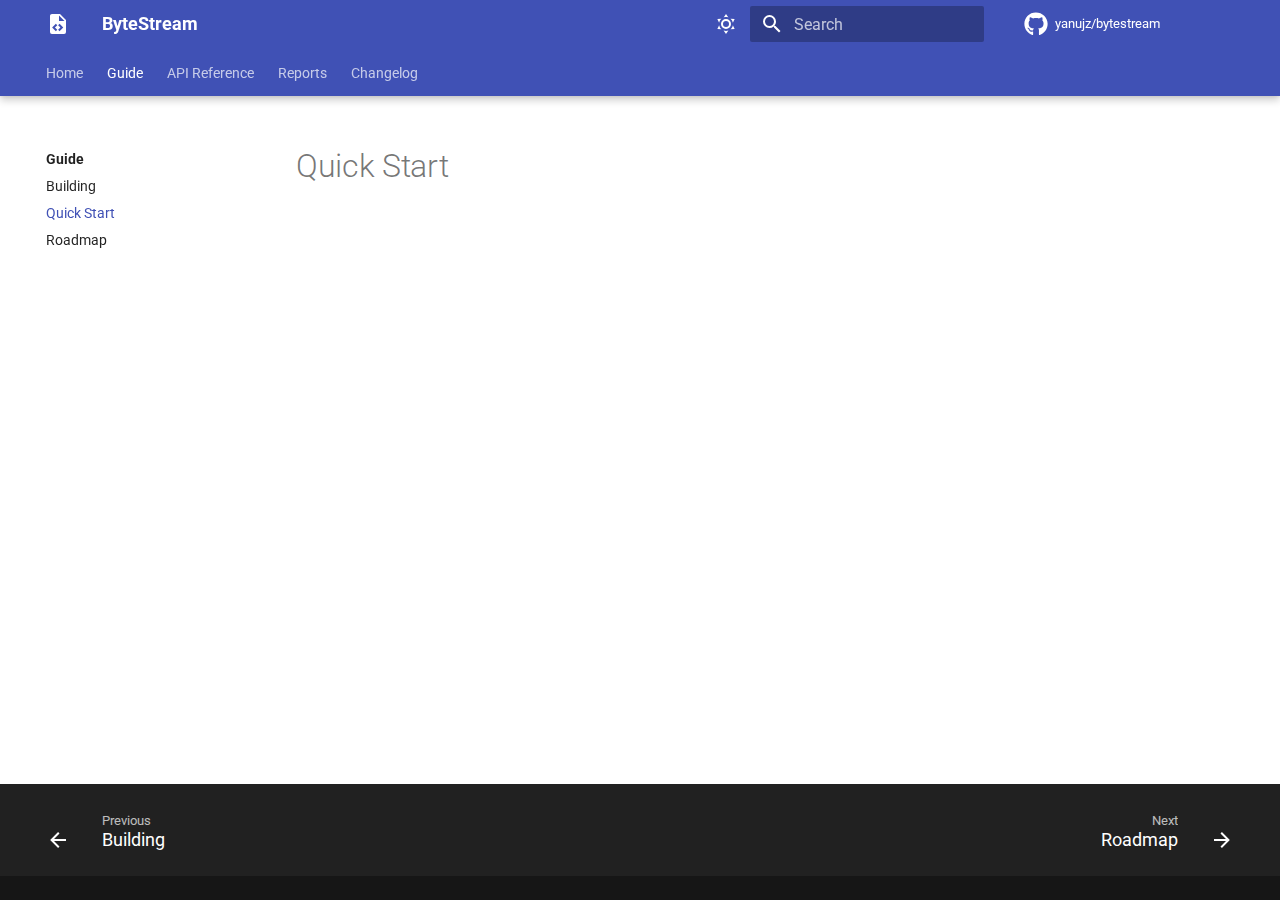
<file: guide/quick_start/index.html>
<!doctype html>
<html lang="en" class="no-js">
  <head>
    
      <meta charset="utf-8">
      <meta name="viewport" content="width=device-width,initial-scale=1">
      
        <meta name="description" content="Header-only C++17/20 library for safe binary reading/writing with endianness handling.">
      
      
      
        <link rel="canonical" href="https://yanujz.github.io/bytestream/guide/quick_start/">
      
      
        <link rel="prev" href="../building/">
      
      
        <link rel="next" href="../roadmap/">
      
      
      <link rel="icon" href="../../assets/images/favicon.png">
      <meta name="generator" content="mkdocs-1.6.1, mkdocs-material-9.6.23">
    
    
      
        <title>Quick Start - ByteStream</title>
      
    
    
      <link rel="stylesheet" href="../../assets/stylesheets/main.84d31ad4.min.css">
      
        
        <link rel="stylesheet" href="../../assets/stylesheets/palette.06af60db.min.css">
      
      


    
    
      
    
    
      
        
        
        <link rel="preconnect" href="https://fonts.gstatic.com" crossorigin>
        <link rel="stylesheet" href="https://fonts.googleapis.com/css?family=Roboto:300,300i,400,400i,700,700i%7CRoboto+Mono:400,400i,700,700i&display=fallback">
        <style>:root{--md-text-font:"Roboto";--md-code-font:"Roboto Mono"}</style>
      
    
    
      <link rel="stylesheet" href="../../styles/tasklist.css">
    
      <link rel="stylesheet" href="../../styles/iframe.css">
    
    <script>__md_scope=new URL("../..",location),__md_hash=e=>[...e].reduce(((e,_)=>(e<<5)-e+_.charCodeAt(0)),0),__md_get=(e,_=localStorage,t=__md_scope)=>JSON.parse(_.getItem(t.pathname+"."+e)),__md_set=(e,_,t=localStorage,a=__md_scope)=>{try{t.setItem(a.pathname+"."+e,JSON.stringify(_))}catch(e){}}</script>
    
      

    
    
    
  </head>
  
  
    
    
      
    
    
    
    
    <body dir="ltr" data-md-color-scheme="default" data-md-color-primary="indigo" data-md-color-accent="blue">
  
    
    <input class="md-toggle" data-md-toggle="drawer" type="checkbox" id="__drawer" autocomplete="off">
    <input class="md-toggle" data-md-toggle="search" type="checkbox" id="__search" autocomplete="off">
    <label class="md-overlay" for="__drawer"></label>
    <div data-md-component="skip">
      
    </div>
    <div data-md-component="announce">
      
    </div>
    
    
      

  

<header class="md-header md-header--shadow md-header--lifted" data-md-component="header">
  <nav class="md-header__inner md-grid" aria-label="Header">
    <a href="../.." title="ByteStream" class="md-header__button md-logo" aria-label="ByteStream" data-md-component="logo">
      
  
  <svg xmlns="http://www.w3.org/2000/svg" viewBox="0 0 24 24"><path d="M13 9h5.5L13 3.5zM6 2h8l6 6v12a2 2 0 0 1-2 2H6a2 2 0 0 1-2-2V4c0-1.11.89-2 2-2m.12 13.5 3.74 3.74 1.42-1.41-2.33-2.33 2.33-2.33-1.42-1.41zm11.16 0-3.74-3.74-1.42 1.41 2.33 2.33-2.33 2.33 1.42 1.41z"/></svg>

    </a>
    <label class="md-header__button md-icon" for="__drawer">
      
      <svg xmlns="http://www.w3.org/2000/svg" viewBox="0 0 24 24"><path d="M3 6h18v2H3zm0 5h18v2H3zm0 5h18v2H3z"/></svg>
    </label>
    <div class="md-header__title" data-md-component="header-title">
      <div class="md-header__ellipsis">
        <div class="md-header__topic">
          <span class="md-ellipsis">
            ByteStream
          </span>
        </div>
        <div class="md-header__topic" data-md-component="header-topic">
          <span class="md-ellipsis">
            
              Quick Start
            
          </span>
        </div>
      </div>
    </div>
    
      
        <form class="md-header__option" data-md-component="palette">
  
    
    
    
    <input class="md-option" data-md-color-media="" data-md-color-scheme="default" data-md-color-primary="indigo" data-md-color-accent="blue"  aria-label="Switch to dark mode"  type="radio" name="__palette" id="__palette_0">
    
      <label class="md-header__button md-icon" title="Switch to dark mode" for="__palette_1" hidden>
        <svg xmlns="http://www.w3.org/2000/svg" viewBox="0 0 24 24"><path d="M12 7a5 5 0 0 1 5 5 5 5 0 0 1-5 5 5 5 0 0 1-5-5 5 5 0 0 1 5-5m0 2a3 3 0 0 0-3 3 3 3 0 0 0 3 3 3 3 0 0 0 3-3 3 3 0 0 0-3-3m0-7 2.39 3.42C13.65 5.15 12.84 5 12 5s-1.65.15-2.39.42zM3.34 7l4.16-.35A7.2 7.2 0 0 0 5.94 8.5c-.44.74-.69 1.5-.83 2.29zm.02 10 1.76-3.77a7.131 7.131 0 0 0 2.38 4.14zM20.65 7l-1.77 3.79a7.02 7.02 0 0 0-2.38-4.15zm-.01 10-4.14.36c.59-.51 1.12-1.14 1.54-1.86.42-.73.69-1.5.83-2.29zM12 22l-2.41-3.44c.74.27 1.55.44 2.41.44.82 0 1.63-.17 2.37-.44z"/></svg>
      </label>
    
  
    
    
    
    <input class="md-option" data-md-color-media="" data-md-color-scheme="slate" data-md-color-primary="blue-grey" data-md-color-accent="blue"  aria-label="Switch to light mode"  type="radio" name="__palette" id="__palette_1">
    
      <label class="md-header__button md-icon" title="Switch to light mode" for="__palette_0" hidden>
        <svg xmlns="http://www.w3.org/2000/svg" viewBox="0 0 24 24"><path d="m17.75 4.09-2.53 1.94.91 3.06-2.63-1.81-2.63 1.81.91-3.06-2.53-1.94L12.44 4l1.06-3 1.06 3zm3.5 6.91-1.64 1.25.59 1.98-1.7-1.17-1.7 1.17.59-1.98L15.75 11l2.06-.05L18.5 9l.69 1.95zm-2.28 4.95c.83-.08 1.72 1.1 1.19 1.85-.32.45-.66.87-1.08 1.27C15.17 23 8.84 23 4.94 19.07c-3.91-3.9-3.91-10.24 0-14.14.4-.4.82-.76 1.27-1.08.75-.53 1.93.36 1.85 1.19-.27 2.86.69 5.83 2.89 8.02a9.96 9.96 0 0 0 8.02 2.89m-1.64 2.02a12.08 12.08 0 0 1-7.8-3.47c-2.17-2.19-3.33-5-3.49-7.82-2.81 3.14-2.7 7.96.31 10.98 3.02 3.01 7.84 3.12 10.98.31"/></svg>
      </label>
    
  
</form>
      
    
    
      <script>var palette=__md_get("__palette");if(palette&&palette.color){if("(prefers-color-scheme)"===palette.color.media){var media=matchMedia("(prefers-color-scheme: light)"),input=document.querySelector(media.matches?"[data-md-color-media='(prefers-color-scheme: light)']":"[data-md-color-media='(prefers-color-scheme: dark)']");palette.color.media=input.getAttribute("data-md-color-media"),palette.color.scheme=input.getAttribute("data-md-color-scheme"),palette.color.primary=input.getAttribute("data-md-color-primary"),palette.color.accent=input.getAttribute("data-md-color-accent")}for(var[key,value]of Object.entries(palette.color))document.body.setAttribute("data-md-color-"+key,value)}</script>
    
    
    
      
      
        <label class="md-header__button md-icon" for="__search">
          
          <svg xmlns="http://www.w3.org/2000/svg" viewBox="0 0 24 24"><path d="M9.5 3A6.5 6.5 0 0 1 16 9.5c0 1.61-.59 3.09-1.56 4.23l.27.27h.79l5 5-1.5 1.5-5-5v-.79l-.27-.27A6.52 6.52 0 0 1 9.5 16 6.5 6.5 0 0 1 3 9.5 6.5 6.5 0 0 1 9.5 3m0 2C7 5 5 7 5 9.5S7 14 9.5 14 14 12 14 9.5 12 5 9.5 5"/></svg>
        </label>
        <div class="md-search" data-md-component="search" role="dialog">
  <label class="md-search__overlay" for="__search"></label>
  <div class="md-search__inner" role="search">
    <form class="md-search__form" name="search">
      <input type="text" class="md-search__input" name="query" aria-label="Search" placeholder="Search" autocapitalize="off" autocorrect="off" autocomplete="off" spellcheck="false" data-md-component="search-query" required>
      <label class="md-search__icon md-icon" for="__search">
        
        <svg xmlns="http://www.w3.org/2000/svg" viewBox="0 0 24 24"><path d="M9.5 3A6.5 6.5 0 0 1 16 9.5c0 1.61-.59 3.09-1.56 4.23l.27.27h.79l5 5-1.5 1.5-5-5v-.79l-.27-.27A6.52 6.52 0 0 1 9.5 16 6.5 6.5 0 0 1 3 9.5 6.5 6.5 0 0 1 9.5 3m0 2C7 5 5 7 5 9.5S7 14 9.5 14 14 12 14 9.5 12 5 9.5 5"/></svg>
        
        <svg xmlns="http://www.w3.org/2000/svg" viewBox="0 0 24 24"><path d="M20 11v2H8l5.5 5.5-1.42 1.42L4.16 12l7.92-7.92L13.5 5.5 8 11z"/></svg>
      </label>
      <nav class="md-search__options" aria-label="Search">
        
        <button type="reset" class="md-search__icon md-icon" title="Clear" aria-label="Clear" tabindex="-1">
          
          <svg xmlns="http://www.w3.org/2000/svg" viewBox="0 0 24 24"><path d="M19 6.41 17.59 5 12 10.59 6.41 5 5 6.41 10.59 12 5 17.59 6.41 19 12 13.41 17.59 19 19 17.59 13.41 12z"/></svg>
        </button>
      </nav>
      
        <div class="md-search__suggest" data-md-component="search-suggest"></div>
      
    </form>
    <div class="md-search__output">
      <div class="md-search__scrollwrap" tabindex="0" data-md-scrollfix>
        <div class="md-search-result" data-md-component="search-result">
          <div class="md-search-result__meta">
            Initializing search
          </div>
          <ol class="md-search-result__list" role="presentation"></ol>
        </div>
      </div>
    </div>
  </div>
</div>
      
    
    
      <div class="md-header__source">
        <a href="https://github.com/yanujz/bytestream" title="Go to repository" class="md-source" data-md-component="source">
  <div class="md-source__icon md-icon">
    
    <svg xmlns="http://www.w3.org/2000/svg" viewBox="0 0 512 512"><!--! Font Awesome Free 7.1.0 by @fontawesome - https://fontawesome.com License - https://fontawesome.com/license/free (Icons: CC BY 4.0, Fonts: SIL OFL 1.1, Code: MIT License) Copyright 2025 Fonticons, Inc.--><path d="M173.9 397.4c0 2-2.3 3.6-5.2 3.6-3.3.3-5.6-1.3-5.6-3.6 0-2 2.3-3.6 5.2-3.6 3-.3 5.6 1.3 5.6 3.6m-31.1-4.5c-.7 2 1.3 4.3 4.3 4.9 2.6 1 5.6 0 6.2-2s-1.3-4.3-4.3-5.2c-2.6-.7-5.5.3-6.2 2.3m44.2-1.7c-2.9.7-4.9 2.6-4.6 4.9.3 2 2.9 3.3 5.9 2.6 2.9-.7 4.9-2.6 4.6-4.6-.3-1.9-3-3.2-5.9-2.9M252.8 8C114.1 8 8 113.3 8 252c0 110.9 69.8 205.8 169.5 239.2 12.8 2.3 17.3-5.6 17.3-12.1 0-6.2-.3-40.4-.3-61.4 0 0-70 15-84.7-29.8 0 0-11.4-29.1-27.8-36.6 0 0-22.9-15.7 1.6-15.4 0 0 24.9 2 38.6 25.8 21.9 38.6 58.6 27.5 72.9 20.9 2.3-16 8.8-27.1 16-33.7-55.9-6.2-112.3-14.3-112.3-110.5 0-27.5 7.6-41.3 23.6-58.9-2.6-6.5-11.1-33.3 2.6-67.9 20.9-6.5 69 27 69 27 20-5.6 41.5-8.5 62.8-8.5s42.8 2.9 62.8 8.5c0 0 48.1-33.6 69-27 13.7 34.7 5.2 61.4 2.6 67.9 16 17.7 25.8 31.5 25.8 58.9 0 96.5-58.9 104.2-114.8 110.5 9.2 7.9 17 22.9 17 46.4 0 33.7-.3 75.4-.3 83.6 0 6.5 4.6 14.4 17.3 12.1C436.2 457.8 504 362.9 504 252 504 113.3 391.5 8 252.8 8M105.2 352.9c-1.3 1-1 3.3.7 5.2 1.6 1.6 3.9 2.3 5.2 1 1.3-1 1-3.3-.7-5.2-1.6-1.6-3.9-2.3-5.2-1m-10.8-8.1c-.7 1.3.3 2.9 2.3 3.9 1.6 1 3.6.7 4.3-.7.7-1.3-.3-2.9-2.3-3.9-2-.6-3.6-.3-4.3.7m32.4 35.6c-1.6 1.3-1 4.3 1.3 6.2 2.3 2.3 5.2 2.6 6.5 1 1.3-1.3.7-4.3-1.3-6.2-2.2-2.3-5.2-2.6-6.5-1m-11.4-14.7c-1.6 1-1.6 3.6 0 5.9s4.3 3.3 5.6 2.3c1.6-1.3 1.6-3.9 0-6.2-1.4-2.3-4-3.3-5.6-2"/></svg>
  </div>
  <div class="md-source__repository">
    yanujz/bytestream
  </div>
</a>
      </div>
    
  </nav>
  
    
      
<nav class="md-tabs" aria-label="Tabs" data-md-component="tabs">
  <div class="md-grid">
    <ul class="md-tabs__list">
      
        
  
  
  
  
    <li class="md-tabs__item">
      <a href="../.." class="md-tabs__link">
        
  
  
    
  
  Home

      </a>
    </li>
  

      
        
  
  
  
    
  
  
    
    
      <li class="md-tabs__item md-tabs__item--active">
        <a href="../" class="md-tabs__link">
          
  
  
    
  
  Guide

        </a>
      </li>
    
  

      
        
  
  
  
  
    
    
      <li class="md-tabs__item">
        <a href="../../api/" class="md-tabs__link">
          
  
  
    
  
  API Reference

        </a>
      </li>
    
  

      
        
  
  
  
  
    
    
      <li class="md-tabs__item">
        <a href="../coverage/" class="md-tabs__link">
          
  
  
    
  
  Reports

        </a>
      </li>
    
  

      
        
  
  
  
  
    <li class="md-tabs__item">
      <a href="../../changelog/" class="md-tabs__link">
        
  
  
    
  
  Changelog

      </a>
    </li>
  

      
    </ul>
  </div>
</nav>
    
  
</header>
    
    <div class="md-container" data-md-component="container">
      
      
        
      
      <main class="md-main" data-md-component="main">
        <div class="md-main__inner md-grid">
          
            
              
              <div class="md-sidebar md-sidebar--primary" data-md-component="sidebar" data-md-type="navigation" >
                <div class="md-sidebar__scrollwrap">
                  <div class="md-sidebar__inner">
                    


  


  

<nav class="md-nav md-nav--primary md-nav--lifted md-nav--integrated" aria-label="Navigation" data-md-level="0">
  <label class="md-nav__title" for="__drawer">
    <a href="../.." title="ByteStream" class="md-nav__button md-logo" aria-label="ByteStream" data-md-component="logo">
      
  
  <svg xmlns="http://www.w3.org/2000/svg" viewBox="0 0 24 24"><path d="M13 9h5.5L13 3.5zM6 2h8l6 6v12a2 2 0 0 1-2 2H6a2 2 0 0 1-2-2V4c0-1.11.89-2 2-2m.12 13.5 3.74 3.74 1.42-1.41-2.33-2.33 2.33-2.33-1.42-1.41zm11.16 0-3.74-3.74-1.42 1.41 2.33 2.33-2.33 2.33 1.42 1.41z"/></svg>

    </a>
    ByteStream
  </label>
  
    <div class="md-nav__source">
      <a href="https://github.com/yanujz/bytestream" title="Go to repository" class="md-source" data-md-component="source">
  <div class="md-source__icon md-icon">
    
    <svg xmlns="http://www.w3.org/2000/svg" viewBox="0 0 512 512"><!--! Font Awesome Free 7.1.0 by @fontawesome - https://fontawesome.com License - https://fontawesome.com/license/free (Icons: CC BY 4.0, Fonts: SIL OFL 1.1, Code: MIT License) Copyright 2025 Fonticons, Inc.--><path d="M173.9 397.4c0 2-2.3 3.6-5.2 3.6-3.3.3-5.6-1.3-5.6-3.6 0-2 2.3-3.6 5.2-3.6 3-.3 5.6 1.3 5.6 3.6m-31.1-4.5c-.7 2 1.3 4.3 4.3 4.9 2.6 1 5.6 0 6.2-2s-1.3-4.3-4.3-5.2c-2.6-.7-5.5.3-6.2 2.3m44.2-1.7c-2.9.7-4.9 2.6-4.6 4.9.3 2 2.9 3.3 5.9 2.6 2.9-.7 4.9-2.6 4.6-4.6-.3-1.9-3-3.2-5.9-2.9M252.8 8C114.1 8 8 113.3 8 252c0 110.9 69.8 205.8 169.5 239.2 12.8 2.3 17.3-5.6 17.3-12.1 0-6.2-.3-40.4-.3-61.4 0 0-70 15-84.7-29.8 0 0-11.4-29.1-27.8-36.6 0 0-22.9-15.7 1.6-15.4 0 0 24.9 2 38.6 25.8 21.9 38.6 58.6 27.5 72.9 20.9 2.3-16 8.8-27.1 16-33.7-55.9-6.2-112.3-14.3-112.3-110.5 0-27.5 7.6-41.3 23.6-58.9-2.6-6.5-11.1-33.3 2.6-67.9 20.9-6.5 69 27 69 27 20-5.6 41.5-8.5 62.8-8.5s42.8 2.9 62.8 8.5c0 0 48.1-33.6 69-27 13.7 34.7 5.2 61.4 2.6 67.9 16 17.7 25.8 31.5 25.8 58.9 0 96.5-58.9 104.2-114.8 110.5 9.2 7.9 17 22.9 17 46.4 0 33.7-.3 75.4-.3 83.6 0 6.5 4.6 14.4 17.3 12.1C436.2 457.8 504 362.9 504 252 504 113.3 391.5 8 252.8 8M105.2 352.9c-1.3 1-1 3.3.7 5.2 1.6 1.6 3.9 2.3 5.2 1 1.3-1 1-3.3-.7-5.2-1.6-1.6-3.9-2.3-5.2-1m-10.8-8.1c-.7 1.3.3 2.9 2.3 3.9 1.6 1 3.6.7 4.3-.7.7-1.3-.3-2.9-2.3-3.9-2-.6-3.6-.3-4.3.7m32.4 35.6c-1.6 1.3-1 4.3 1.3 6.2 2.3 2.3 5.2 2.6 6.5 1 1.3-1.3.7-4.3-1.3-6.2-2.2-2.3-5.2-2.6-6.5-1m-11.4-14.7c-1.6 1-1.6 3.6 0 5.9s4.3 3.3 5.6 2.3c1.6-1.3 1.6-3.9 0-6.2-1.4-2.3-4-3.3-5.6-2"/></svg>
  </div>
  <div class="md-source__repository">
    yanujz/bytestream
  </div>
</a>
    </div>
  
  <ul class="md-nav__list" data-md-scrollfix>
    
      
      
  
  
  
  
    <li class="md-nav__item">
      <a href="../.." class="md-nav__link">
        
  
  
  <span class="md-ellipsis">
    Home
    
  </span>
  

      </a>
    </li>
  

    
      
      
  
  
    
  
  
  
    
    
      
        
          
        
      
        
      
        
      
        
      
    
    
    
      
        
        
      
      
        
      
    
    
    <li class="md-nav__item md-nav__item--active md-nav__item--section md-nav__item--nested">
      
        
        
        <input class="md-nav__toggle md-toggle " type="checkbox" id="__nav_2" checked>
        
          
          <div class="md-nav__link md-nav__container">
            <a href="../" class="md-nav__link ">
              
  
  
  <span class="md-ellipsis">
    Guide
    
  </span>
  

            </a>
            
              
              <label class="md-nav__link " for="__nav_2" id="__nav_2_label" tabindex="">
                <span class="md-nav__icon md-icon"></span>
              </label>
            
          </div>
        
        <nav class="md-nav" data-md-level="1" aria-labelledby="__nav_2_label" aria-expanded="true">
          <label class="md-nav__title" for="__nav_2">
            <span class="md-nav__icon md-icon"></span>
            Guide
          </label>
          <ul class="md-nav__list" data-md-scrollfix>
            
              
            
              
                
  
  
  
  
    <li class="md-nav__item">
      <a href="../building/" class="md-nav__link">
        
  
  
  <span class="md-ellipsis">
    Building
    
  </span>
  

      </a>
    </li>
  

              
            
              
                
  
  
    
  
  
  
    <li class="md-nav__item md-nav__item--active">
      
      <input class="md-nav__toggle md-toggle" type="checkbox" id="__toc">
      
      
      
      <a href="./" class="md-nav__link md-nav__link--active">
        
  
  
  <span class="md-ellipsis">
    Quick Start
    
  </span>
  

      </a>
      
    </li>
  

              
            
              
                
  
  
  
  
    <li class="md-nav__item">
      <a href="../roadmap/" class="md-nav__link">
        
  
  
  <span class="md-ellipsis">
    Roadmap
    
  </span>
  

      </a>
    </li>
  

              
            
          </ul>
        </nav>
      
    </li>
  

    
      
      
  
  
  
  
    
    
      
        
          
        
      
        
      
    
    
    
      
      
        
      
    
    
    <li class="md-nav__item md-nav__item--nested">
      
        
        
          
        
        <input class="md-nav__toggle md-toggle md-toggle--indeterminate" type="checkbox" id="__nav_3" >
        
          
          <div class="md-nav__link md-nav__container">
            <a href="../../api/" class="md-nav__link ">
              
  
  
  <span class="md-ellipsis">
    API Reference
    
  </span>
  

            </a>
            
              
              <label class="md-nav__link " for="__nav_3" id="__nav_3_label" tabindex="0">
                <span class="md-nav__icon md-icon"></span>
              </label>
            
          </div>
        
        <nav class="md-nav" data-md-level="1" aria-labelledby="__nav_3_label" aria-expanded="false">
          <label class="md-nav__title" for="__nav_3">
            <span class="md-nav__icon md-icon"></span>
            API Reference
          </label>
          <ul class="md-nav__list" data-md-scrollfix>
            
              
            
              
                
  
  
  
  
    <li class="md-nav__item">
      <a href="../../api/reference/" class="md-nav__link">
        
  
  
  <span class="md-ellipsis">
    Core API
    
  </span>
  

      </a>
    </li>
  

              
            
          </ul>
        </nav>
      
    </li>
  

    
      
      
  
  
  
  
    
    
      
        
      
    
    
    
      
      
        
      
    
    
    <li class="md-nav__item md-nav__item--nested">
      
        
        
          
        
        <input class="md-nav__toggle md-toggle md-toggle--indeterminate" type="checkbox" id="__nav_4" >
        
          
          <label class="md-nav__link" for="__nav_4" id="__nav_4_label" tabindex="0">
            
  
  
  <span class="md-ellipsis">
    Reports
    
  </span>
  

            <span class="md-nav__icon md-icon"></span>
          </label>
        
        <nav class="md-nav" data-md-level="1" aria-labelledby="__nav_4_label" aria-expanded="false">
          <label class="md-nav__title" for="__nav_4">
            <span class="md-nav__icon md-icon"></span>
            Reports
          </label>
          <ul class="md-nav__list" data-md-scrollfix>
            
              
                
  
  
  
  
    <li class="md-nav__item">
      <a href="../coverage/" class="md-nav__link">
        
  
  
  <span class="md-ellipsis">
    Coverage
    
  </span>
  

      </a>
    </li>
  

              
            
          </ul>
        </nav>
      
    </li>
  

    
      
      
  
  
  
  
    <li class="md-nav__item">
      <a href="../../changelog/" class="md-nav__link">
        
  
  
  <span class="md-ellipsis">
    Changelog
    
  </span>
  

      </a>
    </li>
  

    
  </ul>
</nav>
                  </div>
                </div>
              </div>
            
            
          
          
            <div class="md-content" data-md-component="content">
              <article class="md-content__inner md-typeset">
                
                  


  
  


  <h1>Quick Start</h1>














                
              </article>
            </div>
          
          
  <script>var tabs=__md_get("__tabs");if(Array.isArray(tabs))e:for(var set of document.querySelectorAll(".tabbed-set")){var labels=set.querySelector(".tabbed-labels");for(var tab of tabs)for(var label of labels.getElementsByTagName("label"))if(label.innerText.trim()===tab){var input=document.getElementById(label.htmlFor);input.checked=!0;continue e}}</script>

<script>var target=document.getElementById(location.hash.slice(1));target&&target.name&&(target.checked=target.name.startsWith("__tabbed_"))</script>
        </div>
        
          <button type="button" class="md-top md-icon" data-md-component="top" hidden>
  
  <svg xmlns="http://www.w3.org/2000/svg" viewBox="0 0 24 24"><path d="M13 20h-2V8l-5.5 5.5-1.42-1.42L12 4.16l7.92 7.92-1.42 1.42L13 8z"/></svg>
  Back to top
</button>
        
      </main>
      
        <footer class="md-footer">
  
    
      
      <nav class="md-footer__inner md-grid" aria-label="Footer" >
        
          
          <a href="../building/" class="md-footer__link md-footer__link--prev" aria-label="Previous: Building">
            <div class="md-footer__button md-icon">
              
              <svg xmlns="http://www.w3.org/2000/svg" viewBox="0 0 24 24"><path d="M20 11v2H8l5.5 5.5-1.42 1.42L4.16 12l7.92-7.92L13.5 5.5 8 11z"/></svg>
            </div>
            <div class="md-footer__title">
              <span class="md-footer__direction">
                Previous
              </span>
              <div class="md-ellipsis">
                Building
              </div>
            </div>
          </a>
        
        
          
          <a href="../roadmap/" class="md-footer__link md-footer__link--next" aria-label="Next: Roadmap">
            <div class="md-footer__title">
              <span class="md-footer__direction">
                Next
              </span>
              <div class="md-ellipsis">
                Roadmap
              </div>
            </div>
            <div class="md-footer__button md-icon">
              
              <svg xmlns="http://www.w3.org/2000/svg" viewBox="0 0 24 24"><path d="M4 11v2h12l-5.5 5.5 1.42 1.42L19.84 12l-7.92-7.92L10.5 5.5 16 11z"/></svg>
            </div>
          </a>
        
      </nav>
    
  
  <div class="md-footer-meta md-typeset">
    <div class="md-footer-meta__inner md-grid">
      <div class="md-copyright">
  
  
</div>
      
    </div>
  </div>
</footer>
      
    </div>
    <div class="md-dialog" data-md-component="dialog">
      <div class="md-dialog__inner md-typeset"></div>
    </div>
    
    
    
      
      <script id="__config" type="application/json">{"base": "../..", "features": ["navigation.tabs", "navigation.tabs.sticky", "navigation.sections", "navigation.indexes", "navigation.expand", "navigation.top", "navigation.footer", "toc.integrate", "search.suggest", "search.highlight", "content.tabs.link", "content.code.copy", "content.code.select", "content.code.annotate"], "search": "../../assets/javascripts/workers/search.973d3a69.min.js", "tags": null, "translations": {"clipboard.copied": "Copied to clipboard", "clipboard.copy": "Copy to clipboard", "search.result.more.one": "1 more on this page", "search.result.more.other": "# more on this page", "search.result.none": "No matching documents", "search.result.one": "1 matching document", "search.result.other": "# matching documents", "search.result.placeholder": "Type to start searching", "search.result.term.missing": "Missing", "select.version": "Select version"}, "version": null}</script>
    
    
      <script src="../../assets/javascripts/bundle.f55a23d4.min.js"></script>
      
    
  </body>
</html>
</file>
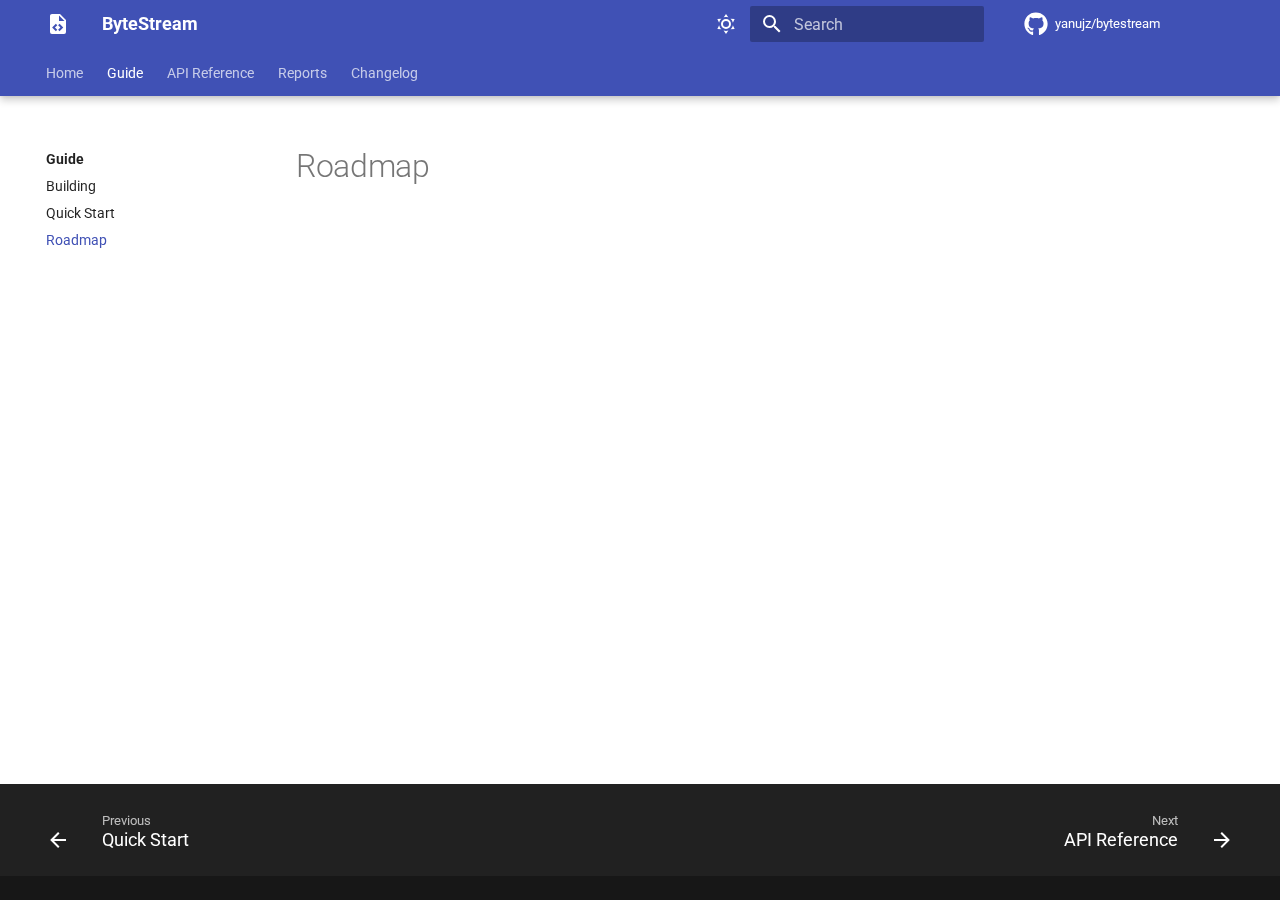
<file: guide/roadmap/index.html>
<!doctype html>
<html lang="en" class="no-js">
  <head>
    
      <meta charset="utf-8">
      <meta name="viewport" content="width=device-width,initial-scale=1">
      
        <meta name="description" content="Header-only C++17/20 library for safe binary reading/writing with endianness handling.">
      
      
      
        <link rel="canonical" href="https://yanujz.github.io/bytestream/guide/roadmap/">
      
      
        <link rel="prev" href="../quick_start/">
      
      
        <link rel="next" href="../../api/">
      
      
      <link rel="icon" href="../../assets/images/favicon.png">
      <meta name="generator" content="mkdocs-1.6.1, mkdocs-material-9.6.23">
    
    
      
        <title>Roadmap - ByteStream</title>
      
    
    
      <link rel="stylesheet" href="../../assets/stylesheets/main.84d31ad4.min.css">
      
        
        <link rel="stylesheet" href="../../assets/stylesheets/palette.06af60db.min.css">
      
      


    
    
      
    
    
      
        
        
        <link rel="preconnect" href="https://fonts.gstatic.com" crossorigin>
        <link rel="stylesheet" href="https://fonts.googleapis.com/css?family=Roboto:300,300i,400,400i,700,700i%7CRoboto+Mono:400,400i,700,700i&display=fallback">
        <style>:root{--md-text-font:"Roboto";--md-code-font:"Roboto Mono"}</style>
      
    
    
      <link rel="stylesheet" href="../../styles/tasklist.css">
    
      <link rel="stylesheet" href="../../styles/iframe.css">
    
    <script>__md_scope=new URL("../..",location),__md_hash=e=>[...e].reduce(((e,_)=>(e<<5)-e+_.charCodeAt(0)),0),__md_get=(e,_=localStorage,t=__md_scope)=>JSON.parse(_.getItem(t.pathname+"."+e)),__md_set=(e,_,t=localStorage,a=__md_scope)=>{try{t.setItem(a.pathname+"."+e,JSON.stringify(_))}catch(e){}}</script>
    
      

    
    
    
  </head>
  
  
    
    
      
    
    
    
    
    <body dir="ltr" data-md-color-scheme="default" data-md-color-primary="indigo" data-md-color-accent="blue">
  
    
    <input class="md-toggle" data-md-toggle="drawer" type="checkbox" id="__drawer" autocomplete="off">
    <input class="md-toggle" data-md-toggle="search" type="checkbox" id="__search" autocomplete="off">
    <label class="md-overlay" for="__drawer"></label>
    <div data-md-component="skip">
      
        
        <a href="#roadmap" class="md-skip">
          Skip to content
        </a>
      
    </div>
    <div data-md-component="announce">
      
    </div>
    
    
      

  

<header class="md-header md-header--shadow md-header--lifted" data-md-component="header">
  <nav class="md-header__inner md-grid" aria-label="Header">
    <a href="../.." title="ByteStream" class="md-header__button md-logo" aria-label="ByteStream" data-md-component="logo">
      
  
  <svg xmlns="http://www.w3.org/2000/svg" viewBox="0 0 24 24"><path d="M13 9h5.5L13 3.5zM6 2h8l6 6v12a2 2 0 0 1-2 2H6a2 2 0 0 1-2-2V4c0-1.11.89-2 2-2m.12 13.5 3.74 3.74 1.42-1.41-2.33-2.33 2.33-2.33-1.42-1.41zm11.16 0-3.74-3.74-1.42 1.41 2.33 2.33-2.33 2.33 1.42 1.41z"/></svg>

    </a>
    <label class="md-header__button md-icon" for="__drawer">
      
      <svg xmlns="http://www.w3.org/2000/svg" viewBox="0 0 24 24"><path d="M3 6h18v2H3zm0 5h18v2H3zm0 5h18v2H3z"/></svg>
    </label>
    <div class="md-header__title" data-md-component="header-title">
      <div class="md-header__ellipsis">
        <div class="md-header__topic">
          <span class="md-ellipsis">
            ByteStream
          </span>
        </div>
        <div class="md-header__topic" data-md-component="header-topic">
          <span class="md-ellipsis">
            
              Roadmap
            
          </span>
        </div>
      </div>
    </div>
    
      
        <form class="md-header__option" data-md-component="palette">
  
    
    
    
    <input class="md-option" data-md-color-media="" data-md-color-scheme="default" data-md-color-primary="indigo" data-md-color-accent="blue"  aria-label="Switch to dark mode"  type="radio" name="__palette" id="__palette_0">
    
      <label class="md-header__button md-icon" title="Switch to dark mode" for="__palette_1" hidden>
        <svg xmlns="http://www.w3.org/2000/svg" viewBox="0 0 24 24"><path d="M12 7a5 5 0 0 1 5 5 5 5 0 0 1-5 5 5 5 0 0 1-5-5 5 5 0 0 1 5-5m0 2a3 3 0 0 0-3 3 3 3 0 0 0 3 3 3 3 0 0 0 3-3 3 3 0 0 0-3-3m0-7 2.39 3.42C13.65 5.15 12.84 5 12 5s-1.65.15-2.39.42zM3.34 7l4.16-.35A7.2 7.2 0 0 0 5.94 8.5c-.44.74-.69 1.5-.83 2.29zm.02 10 1.76-3.77a7.131 7.131 0 0 0 2.38 4.14zM20.65 7l-1.77 3.79a7.02 7.02 0 0 0-2.38-4.15zm-.01 10-4.14.36c.59-.51 1.12-1.14 1.54-1.86.42-.73.69-1.5.83-2.29zM12 22l-2.41-3.44c.74.27 1.55.44 2.41.44.82 0 1.63-.17 2.37-.44z"/></svg>
      </label>
    
  
    
    
    
    <input class="md-option" data-md-color-media="" data-md-color-scheme="slate" data-md-color-primary="blue-grey" data-md-color-accent="blue"  aria-label="Switch to light mode"  type="radio" name="__palette" id="__palette_1">
    
      <label class="md-header__button md-icon" title="Switch to light mode" for="__palette_0" hidden>
        <svg xmlns="http://www.w3.org/2000/svg" viewBox="0 0 24 24"><path d="m17.75 4.09-2.53 1.94.91 3.06-2.63-1.81-2.63 1.81.91-3.06-2.53-1.94L12.44 4l1.06-3 1.06 3zm3.5 6.91-1.64 1.25.59 1.98-1.7-1.17-1.7 1.17.59-1.98L15.75 11l2.06-.05L18.5 9l.69 1.95zm-2.28 4.95c.83-.08 1.72 1.1 1.19 1.85-.32.45-.66.87-1.08 1.27C15.17 23 8.84 23 4.94 19.07c-3.91-3.9-3.91-10.24 0-14.14.4-.4.82-.76 1.27-1.08.75-.53 1.93.36 1.85 1.19-.27 2.86.69 5.83 2.89 8.02a9.96 9.96 0 0 0 8.02 2.89m-1.64 2.02a12.08 12.08 0 0 1-7.8-3.47c-2.17-2.19-3.33-5-3.49-7.82-2.81 3.14-2.7 7.96.31 10.98 3.02 3.01 7.84 3.12 10.98.31"/></svg>
      </label>
    
  
</form>
      
    
    
      <script>var palette=__md_get("__palette");if(palette&&palette.color){if("(prefers-color-scheme)"===palette.color.media){var media=matchMedia("(prefers-color-scheme: light)"),input=document.querySelector(media.matches?"[data-md-color-media='(prefers-color-scheme: light)']":"[data-md-color-media='(prefers-color-scheme: dark)']");palette.color.media=input.getAttribute("data-md-color-media"),palette.color.scheme=input.getAttribute("data-md-color-scheme"),palette.color.primary=input.getAttribute("data-md-color-primary"),palette.color.accent=input.getAttribute("data-md-color-accent")}for(var[key,value]of Object.entries(palette.color))document.body.setAttribute("data-md-color-"+key,value)}</script>
    
    
    
      
      
        <label class="md-header__button md-icon" for="__search">
          
          <svg xmlns="http://www.w3.org/2000/svg" viewBox="0 0 24 24"><path d="M9.5 3A6.5 6.5 0 0 1 16 9.5c0 1.61-.59 3.09-1.56 4.23l.27.27h.79l5 5-1.5 1.5-5-5v-.79l-.27-.27A6.52 6.52 0 0 1 9.5 16 6.5 6.5 0 0 1 3 9.5 6.5 6.5 0 0 1 9.5 3m0 2C7 5 5 7 5 9.5S7 14 9.5 14 14 12 14 9.5 12 5 9.5 5"/></svg>
        </label>
        <div class="md-search" data-md-component="search" role="dialog">
  <label class="md-search__overlay" for="__search"></label>
  <div class="md-search__inner" role="search">
    <form class="md-search__form" name="search">
      <input type="text" class="md-search__input" name="query" aria-label="Search" placeholder="Search" autocapitalize="off" autocorrect="off" autocomplete="off" spellcheck="false" data-md-component="search-query" required>
      <label class="md-search__icon md-icon" for="__search">
        
        <svg xmlns="http://www.w3.org/2000/svg" viewBox="0 0 24 24"><path d="M9.5 3A6.5 6.5 0 0 1 16 9.5c0 1.61-.59 3.09-1.56 4.23l.27.27h.79l5 5-1.5 1.5-5-5v-.79l-.27-.27A6.52 6.52 0 0 1 9.5 16 6.5 6.5 0 0 1 3 9.5 6.5 6.5 0 0 1 9.5 3m0 2C7 5 5 7 5 9.5S7 14 9.5 14 14 12 14 9.5 12 5 9.5 5"/></svg>
        
        <svg xmlns="http://www.w3.org/2000/svg" viewBox="0 0 24 24"><path d="M20 11v2H8l5.5 5.5-1.42 1.42L4.16 12l7.92-7.92L13.5 5.5 8 11z"/></svg>
      </label>
      <nav class="md-search__options" aria-label="Search">
        
        <button type="reset" class="md-search__icon md-icon" title="Clear" aria-label="Clear" tabindex="-1">
          
          <svg xmlns="http://www.w3.org/2000/svg" viewBox="0 0 24 24"><path d="M19 6.41 17.59 5 12 10.59 6.41 5 5 6.41 10.59 12 5 17.59 6.41 19 12 13.41 17.59 19 19 17.59 13.41 12z"/></svg>
        </button>
      </nav>
      
        <div class="md-search__suggest" data-md-component="search-suggest"></div>
      
    </form>
    <div class="md-search__output">
      <div class="md-search__scrollwrap" tabindex="0" data-md-scrollfix>
        <div class="md-search-result" data-md-component="search-result">
          <div class="md-search-result__meta">
            Initializing search
          </div>
          <ol class="md-search-result__list" role="presentation"></ol>
        </div>
      </div>
    </div>
  </div>
</div>
      
    
    
      <div class="md-header__source">
        <a href="https://github.com/yanujz/bytestream" title="Go to repository" class="md-source" data-md-component="source">
  <div class="md-source__icon md-icon">
    
    <svg xmlns="http://www.w3.org/2000/svg" viewBox="0 0 512 512"><!--! Font Awesome Free 7.1.0 by @fontawesome - https://fontawesome.com License - https://fontawesome.com/license/free (Icons: CC BY 4.0, Fonts: SIL OFL 1.1, Code: MIT License) Copyright 2025 Fonticons, Inc.--><path d="M173.9 397.4c0 2-2.3 3.6-5.2 3.6-3.3.3-5.6-1.3-5.6-3.6 0-2 2.3-3.6 5.2-3.6 3-.3 5.6 1.3 5.6 3.6m-31.1-4.5c-.7 2 1.3 4.3 4.3 4.9 2.6 1 5.6 0 6.2-2s-1.3-4.3-4.3-5.2c-2.6-.7-5.5.3-6.2 2.3m44.2-1.7c-2.9.7-4.9 2.6-4.6 4.9.3 2 2.9 3.3 5.9 2.6 2.9-.7 4.9-2.6 4.6-4.6-.3-1.9-3-3.2-5.9-2.9M252.8 8C114.1 8 8 113.3 8 252c0 110.9 69.8 205.8 169.5 239.2 12.8 2.3 17.3-5.6 17.3-12.1 0-6.2-.3-40.4-.3-61.4 0 0-70 15-84.7-29.8 0 0-11.4-29.1-27.8-36.6 0 0-22.9-15.7 1.6-15.4 0 0 24.9 2 38.6 25.8 21.9 38.6 58.6 27.5 72.9 20.9 2.3-16 8.8-27.1 16-33.7-55.9-6.2-112.3-14.3-112.3-110.5 0-27.5 7.6-41.3 23.6-58.9-2.6-6.5-11.1-33.3 2.6-67.9 20.9-6.5 69 27 69 27 20-5.6 41.5-8.5 62.8-8.5s42.8 2.9 62.8 8.5c0 0 48.1-33.6 69-27 13.7 34.7 5.2 61.4 2.6 67.9 16 17.7 25.8 31.5 25.8 58.9 0 96.5-58.9 104.2-114.8 110.5 9.2 7.9 17 22.9 17 46.4 0 33.7-.3 75.4-.3 83.6 0 6.5 4.6 14.4 17.3 12.1C436.2 457.8 504 362.9 504 252 504 113.3 391.5 8 252.8 8M105.2 352.9c-1.3 1-1 3.3.7 5.2 1.6 1.6 3.9 2.3 5.2 1 1.3-1 1-3.3-.7-5.2-1.6-1.6-3.9-2.3-5.2-1m-10.8-8.1c-.7 1.3.3 2.9 2.3 3.9 1.6 1 3.6.7 4.3-.7.7-1.3-.3-2.9-2.3-3.9-2-.6-3.6-.3-4.3.7m32.4 35.6c-1.6 1.3-1 4.3 1.3 6.2 2.3 2.3 5.2 2.6 6.5 1 1.3-1.3.7-4.3-1.3-6.2-2.2-2.3-5.2-2.6-6.5-1m-11.4-14.7c-1.6 1-1.6 3.6 0 5.9s4.3 3.3 5.6 2.3c1.6-1.3 1.6-3.9 0-6.2-1.4-2.3-4-3.3-5.6-2"/></svg>
  </div>
  <div class="md-source__repository">
    yanujz/bytestream
  </div>
</a>
      </div>
    
  </nav>
  
    
      
<nav class="md-tabs" aria-label="Tabs" data-md-component="tabs">
  <div class="md-grid">
    <ul class="md-tabs__list">
      
        
  
  
  
  
    <li class="md-tabs__item">
      <a href="../.." class="md-tabs__link">
        
  
  
    
  
  Home

      </a>
    </li>
  

      
        
  
  
  
    
  
  
    
    
      <li class="md-tabs__item md-tabs__item--active">
        <a href="../" class="md-tabs__link">
          
  
  
    
  
  Guide

        </a>
      </li>
    
  

      
        
  
  
  
  
    
    
      <li class="md-tabs__item">
        <a href="../../api/" class="md-tabs__link">
          
  
  
    
  
  API Reference

        </a>
      </li>
    
  

      
        
  
  
  
  
    
    
      <li class="md-tabs__item">
        <a href="../coverage/" class="md-tabs__link">
          
  
  
    
  
  Reports

        </a>
      </li>
    
  

      
        
  
  
  
  
    <li class="md-tabs__item">
      <a href="../../changelog/" class="md-tabs__link">
        
  
  
    
  
  Changelog

      </a>
    </li>
  

      
    </ul>
  </div>
</nav>
    
  
</header>
    
    <div class="md-container" data-md-component="container">
      
      
        
      
      <main class="md-main" data-md-component="main">
        <div class="md-main__inner md-grid">
          
            
              
              <div class="md-sidebar md-sidebar--primary" data-md-component="sidebar" data-md-type="navigation" >
                <div class="md-sidebar__scrollwrap">
                  <div class="md-sidebar__inner">
                    


  


  

<nav class="md-nav md-nav--primary md-nav--lifted md-nav--integrated" aria-label="Navigation" data-md-level="0">
  <label class="md-nav__title" for="__drawer">
    <a href="../.." title="ByteStream" class="md-nav__button md-logo" aria-label="ByteStream" data-md-component="logo">
      
  
  <svg xmlns="http://www.w3.org/2000/svg" viewBox="0 0 24 24"><path d="M13 9h5.5L13 3.5zM6 2h8l6 6v12a2 2 0 0 1-2 2H6a2 2 0 0 1-2-2V4c0-1.11.89-2 2-2m.12 13.5 3.74 3.74 1.42-1.41-2.33-2.33 2.33-2.33-1.42-1.41zm11.16 0-3.74-3.74-1.42 1.41 2.33 2.33-2.33 2.33 1.42 1.41z"/></svg>

    </a>
    ByteStream
  </label>
  
    <div class="md-nav__source">
      <a href="https://github.com/yanujz/bytestream" title="Go to repository" class="md-source" data-md-component="source">
  <div class="md-source__icon md-icon">
    
    <svg xmlns="http://www.w3.org/2000/svg" viewBox="0 0 512 512"><!--! Font Awesome Free 7.1.0 by @fontawesome - https://fontawesome.com License - https://fontawesome.com/license/free (Icons: CC BY 4.0, Fonts: SIL OFL 1.1, Code: MIT License) Copyright 2025 Fonticons, Inc.--><path d="M173.9 397.4c0 2-2.3 3.6-5.2 3.6-3.3.3-5.6-1.3-5.6-3.6 0-2 2.3-3.6 5.2-3.6 3-.3 5.6 1.3 5.6 3.6m-31.1-4.5c-.7 2 1.3 4.3 4.3 4.9 2.6 1 5.6 0 6.2-2s-1.3-4.3-4.3-5.2c-2.6-.7-5.5.3-6.2 2.3m44.2-1.7c-2.9.7-4.9 2.6-4.6 4.9.3 2 2.9 3.3 5.9 2.6 2.9-.7 4.9-2.6 4.6-4.6-.3-1.9-3-3.2-5.9-2.9M252.8 8C114.1 8 8 113.3 8 252c0 110.9 69.8 205.8 169.5 239.2 12.8 2.3 17.3-5.6 17.3-12.1 0-6.2-.3-40.4-.3-61.4 0 0-70 15-84.7-29.8 0 0-11.4-29.1-27.8-36.6 0 0-22.9-15.7 1.6-15.4 0 0 24.9 2 38.6 25.8 21.9 38.6 58.6 27.5 72.9 20.9 2.3-16 8.8-27.1 16-33.7-55.9-6.2-112.3-14.3-112.3-110.5 0-27.5 7.6-41.3 23.6-58.9-2.6-6.5-11.1-33.3 2.6-67.9 20.9-6.5 69 27 69 27 20-5.6 41.5-8.5 62.8-8.5s42.8 2.9 62.8 8.5c0 0 48.1-33.6 69-27 13.7 34.7 5.2 61.4 2.6 67.9 16 17.7 25.8 31.5 25.8 58.9 0 96.5-58.9 104.2-114.8 110.5 9.2 7.9 17 22.9 17 46.4 0 33.7-.3 75.4-.3 83.6 0 6.5 4.6 14.4 17.3 12.1C436.2 457.8 504 362.9 504 252 504 113.3 391.5 8 252.8 8M105.2 352.9c-1.3 1-1 3.3.7 5.2 1.6 1.6 3.9 2.3 5.2 1 1.3-1 1-3.3-.7-5.2-1.6-1.6-3.9-2.3-5.2-1m-10.8-8.1c-.7 1.3.3 2.9 2.3 3.9 1.6 1 3.6.7 4.3-.7.7-1.3-.3-2.9-2.3-3.9-2-.6-3.6-.3-4.3.7m32.4 35.6c-1.6 1.3-1 4.3 1.3 6.2 2.3 2.3 5.2 2.6 6.5 1 1.3-1.3.7-4.3-1.3-6.2-2.2-2.3-5.2-2.6-6.5-1m-11.4-14.7c-1.6 1-1.6 3.6 0 5.9s4.3 3.3 5.6 2.3c1.6-1.3 1.6-3.9 0-6.2-1.4-2.3-4-3.3-5.6-2"/></svg>
  </div>
  <div class="md-source__repository">
    yanujz/bytestream
  </div>
</a>
    </div>
  
  <ul class="md-nav__list" data-md-scrollfix>
    
      
      
  
  
  
  
    <li class="md-nav__item">
      <a href="../.." class="md-nav__link">
        
  
  
  <span class="md-ellipsis">
    Home
    
  </span>
  

      </a>
    </li>
  

    
      
      
  
  
    
  
  
  
    
    
      
        
          
        
      
        
      
        
      
        
      
    
    
    
      
        
        
      
      
        
      
    
    
    <li class="md-nav__item md-nav__item--active md-nav__item--section md-nav__item--nested">
      
        
        
        <input class="md-nav__toggle md-toggle " type="checkbox" id="__nav_2" checked>
        
          
          <div class="md-nav__link md-nav__container">
            <a href="../" class="md-nav__link ">
              
  
  
  <span class="md-ellipsis">
    Guide
    
  </span>
  

            </a>
            
              
              <label class="md-nav__link " for="__nav_2" id="__nav_2_label" tabindex="">
                <span class="md-nav__icon md-icon"></span>
              </label>
            
          </div>
        
        <nav class="md-nav" data-md-level="1" aria-labelledby="__nav_2_label" aria-expanded="true">
          <label class="md-nav__title" for="__nav_2">
            <span class="md-nav__icon md-icon"></span>
            Guide
          </label>
          <ul class="md-nav__list" data-md-scrollfix>
            
              
            
              
                
  
  
  
  
    <li class="md-nav__item">
      <a href="../building/" class="md-nav__link">
        
  
  
  <span class="md-ellipsis">
    Building
    
  </span>
  

      </a>
    </li>
  

              
            
              
                
  
  
  
  
    <li class="md-nav__item">
      <a href="../quick_start/" class="md-nav__link">
        
  
  
  <span class="md-ellipsis">
    Quick Start
    
  </span>
  

      </a>
    </li>
  

              
            
              
                
  
  
    
  
  
  
    <li class="md-nav__item md-nav__item--active">
      
      <input class="md-nav__toggle md-toggle" type="checkbox" id="__toc">
      
      
        
      
      
      <a href="./" class="md-nav__link md-nav__link--active">
        
  
  
  <span class="md-ellipsis">
    Roadmap
    
  </span>
  

      </a>
      
    </li>
  

              
            
          </ul>
        </nav>
      
    </li>
  

    
      
      
  
  
  
  
    
    
      
        
          
        
      
        
      
    
    
    
      
      
        
      
    
    
    <li class="md-nav__item md-nav__item--nested">
      
        
        
          
        
        <input class="md-nav__toggle md-toggle md-toggle--indeterminate" type="checkbox" id="__nav_3" >
        
          
          <div class="md-nav__link md-nav__container">
            <a href="../../api/" class="md-nav__link ">
              
  
  
  <span class="md-ellipsis">
    API Reference
    
  </span>
  

            </a>
            
              
              <label class="md-nav__link " for="__nav_3" id="__nav_3_label" tabindex="0">
                <span class="md-nav__icon md-icon"></span>
              </label>
            
          </div>
        
        <nav class="md-nav" data-md-level="1" aria-labelledby="__nav_3_label" aria-expanded="false">
          <label class="md-nav__title" for="__nav_3">
            <span class="md-nav__icon md-icon"></span>
            API Reference
          </label>
          <ul class="md-nav__list" data-md-scrollfix>
            
              
            
              
                
  
  
  
  
    <li class="md-nav__item">
      <a href="../../api/reference/" class="md-nav__link">
        
  
  
  <span class="md-ellipsis">
    Core API
    
  </span>
  

      </a>
    </li>
  

              
            
          </ul>
        </nav>
      
    </li>
  

    
      
      
  
  
  
  
    
    
      
        
      
    
    
    
      
      
        
      
    
    
    <li class="md-nav__item md-nav__item--nested">
      
        
        
          
        
        <input class="md-nav__toggle md-toggle md-toggle--indeterminate" type="checkbox" id="__nav_4" >
        
          
          <label class="md-nav__link" for="__nav_4" id="__nav_4_label" tabindex="0">
            
  
  
  <span class="md-ellipsis">
    Reports
    
  </span>
  

            <span class="md-nav__icon md-icon"></span>
          </label>
        
        <nav class="md-nav" data-md-level="1" aria-labelledby="__nav_4_label" aria-expanded="false">
          <label class="md-nav__title" for="__nav_4">
            <span class="md-nav__icon md-icon"></span>
            Reports
          </label>
          <ul class="md-nav__list" data-md-scrollfix>
            
              
                
  
  
  
  
    <li class="md-nav__item">
      <a href="../coverage/" class="md-nav__link">
        
  
  
  <span class="md-ellipsis">
    Coverage
    
  </span>
  

      </a>
    </li>
  

              
            
          </ul>
        </nav>
      
    </li>
  

    
      
      
  
  
  
  
    <li class="md-nav__item">
      <a href="../../changelog/" class="md-nav__link">
        
  
  
  <span class="md-ellipsis">
    Changelog
    
  </span>
  

      </a>
    </li>
  

    
  </ul>
</nav>
                  </div>
                </div>
              </div>
            
            
          
          
            <div class="md-content" data-md-component="content">
              <article class="md-content__inner md-typeset">
                
                  


  
  


<h1 id="roadmap">Roadmap<a class="headerlink" href="#roadmap" title="Permanent link">&para;</a></h1>












                
              </article>
            </div>
          
          
  <script>var tabs=__md_get("__tabs");if(Array.isArray(tabs))e:for(var set of document.querySelectorAll(".tabbed-set")){var labels=set.querySelector(".tabbed-labels");for(var tab of tabs)for(var label of labels.getElementsByTagName("label"))if(label.innerText.trim()===tab){var input=document.getElementById(label.htmlFor);input.checked=!0;continue e}}</script>

<script>var target=document.getElementById(location.hash.slice(1));target&&target.name&&(target.checked=target.name.startsWith("__tabbed_"))</script>
        </div>
        
          <button type="button" class="md-top md-icon" data-md-component="top" hidden>
  
  <svg xmlns="http://www.w3.org/2000/svg" viewBox="0 0 24 24"><path d="M13 20h-2V8l-5.5 5.5-1.42-1.42L12 4.16l7.92 7.92-1.42 1.42L13 8z"/></svg>
  Back to top
</button>
        
      </main>
      
        <footer class="md-footer">
  
    
      
      <nav class="md-footer__inner md-grid" aria-label="Footer" >
        
          
          <a href="../quick_start/" class="md-footer__link md-footer__link--prev" aria-label="Previous: Quick Start">
            <div class="md-footer__button md-icon">
              
              <svg xmlns="http://www.w3.org/2000/svg" viewBox="0 0 24 24"><path d="M20 11v2H8l5.5 5.5-1.42 1.42L4.16 12l7.92-7.92L13.5 5.5 8 11z"/></svg>
            </div>
            <div class="md-footer__title">
              <span class="md-footer__direction">
                Previous
              </span>
              <div class="md-ellipsis">
                Quick Start
              </div>
            </div>
          </a>
        
        
          
          <a href="../../api/" class="md-footer__link md-footer__link--next" aria-label="Next: API Reference">
            <div class="md-footer__title">
              <span class="md-footer__direction">
                Next
              </span>
              <div class="md-ellipsis">
                API Reference
              </div>
            </div>
            <div class="md-footer__button md-icon">
              
              <svg xmlns="http://www.w3.org/2000/svg" viewBox="0 0 24 24"><path d="M4 11v2h12l-5.5 5.5 1.42 1.42L19.84 12l-7.92-7.92L10.5 5.5 16 11z"/></svg>
            </div>
          </a>
        
      </nav>
    
  
  <div class="md-footer-meta md-typeset">
    <div class="md-footer-meta__inner md-grid">
      <div class="md-copyright">
  
  
</div>
      
    </div>
  </div>
</footer>
      
    </div>
    <div class="md-dialog" data-md-component="dialog">
      <div class="md-dialog__inner md-typeset"></div>
    </div>
    
    
    
      
      <script id="__config" type="application/json">{"base": "../..", "features": ["navigation.tabs", "navigation.tabs.sticky", "navigation.sections", "navigation.indexes", "navigation.expand", "navigation.top", "navigation.footer", "toc.integrate", "search.suggest", "search.highlight", "content.tabs.link", "content.code.copy", "content.code.select", "content.code.annotate"], "search": "../../assets/javascripts/workers/search.973d3a69.min.js", "tags": null, "translations": {"clipboard.copied": "Copied to clipboard", "clipboard.copy": "Copy to clipboard", "search.result.more.one": "1 more on this page", "search.result.more.other": "# more on this page", "search.result.none": "No matching documents", "search.result.one": "1 matching document", "search.result.other": "# matching documents", "search.result.placeholder": "Type to start searching", "search.result.term.missing": "Missing", "select.version": "Select version"}, "version": null}</script>
    
    
      <script src="../../assets/javascripts/bundle.f55a23d4.min.js"></script>
      
    
  </body>
</html>
</file>
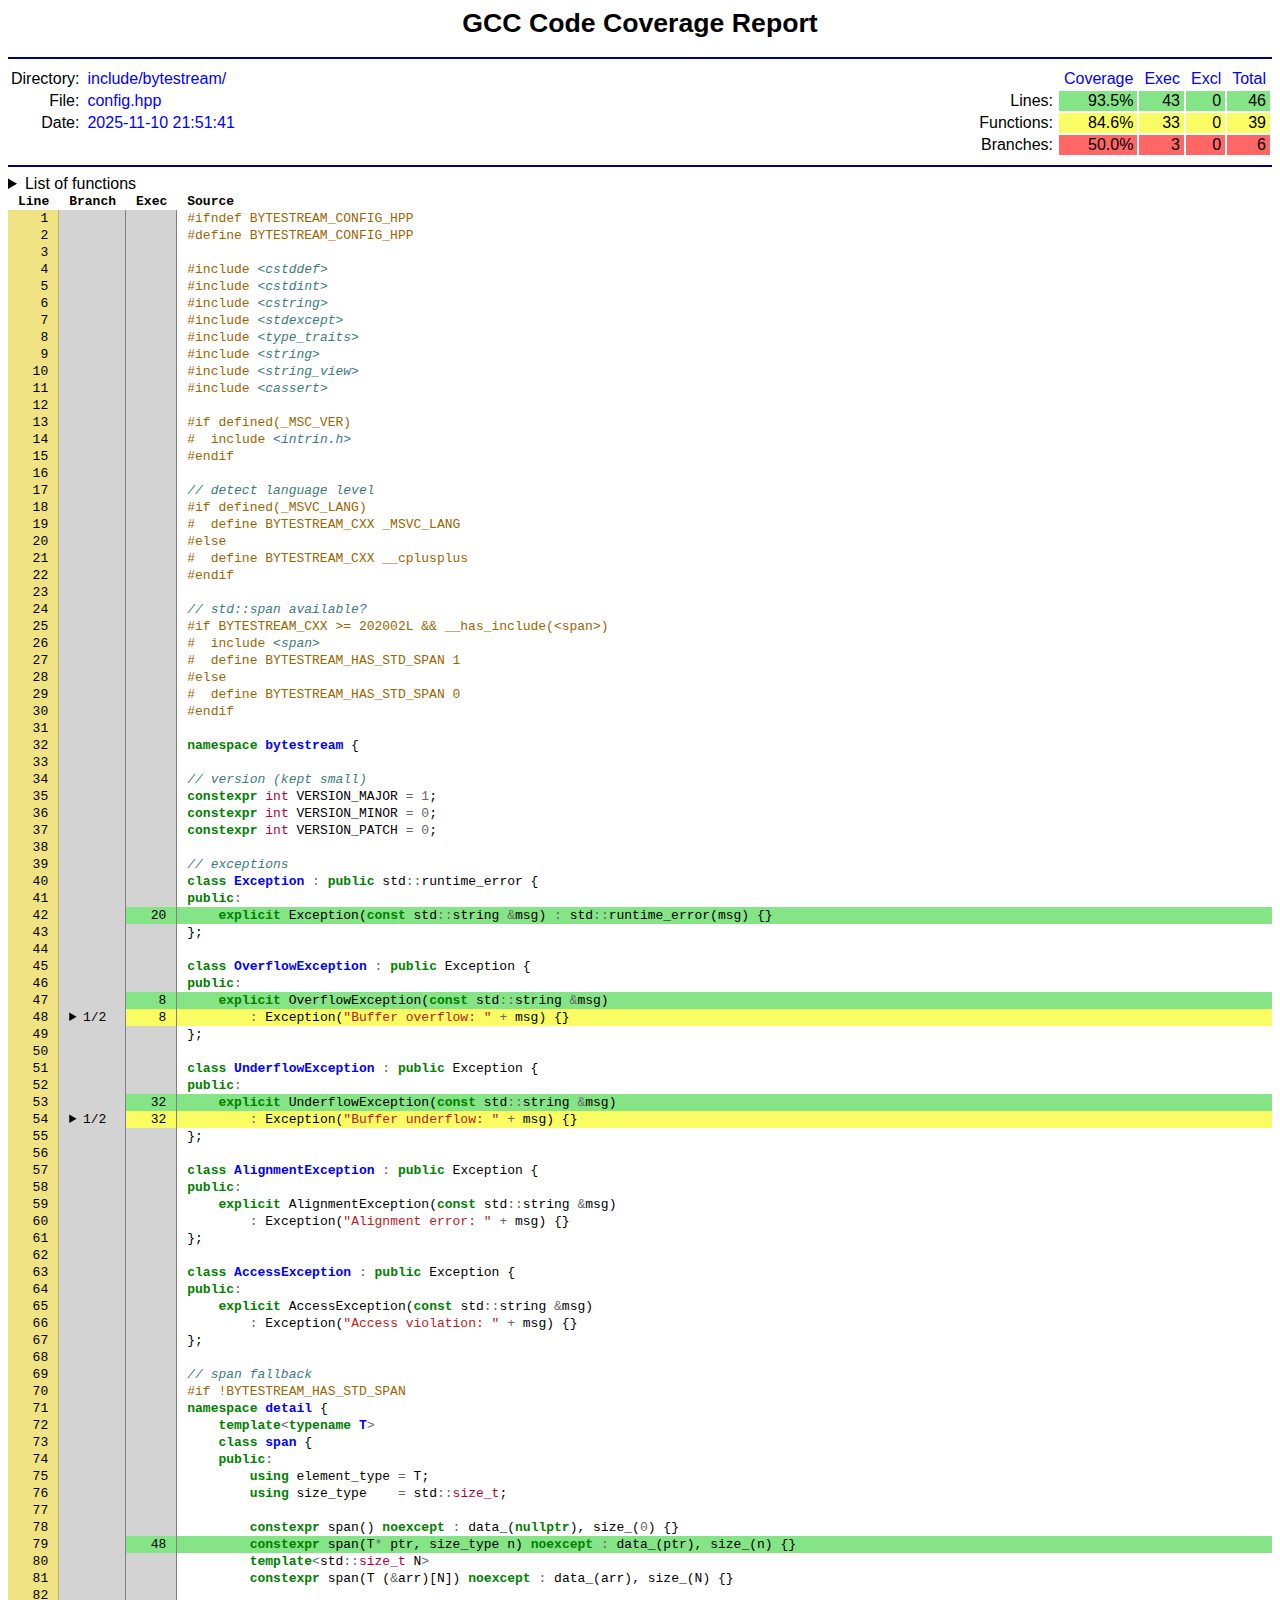
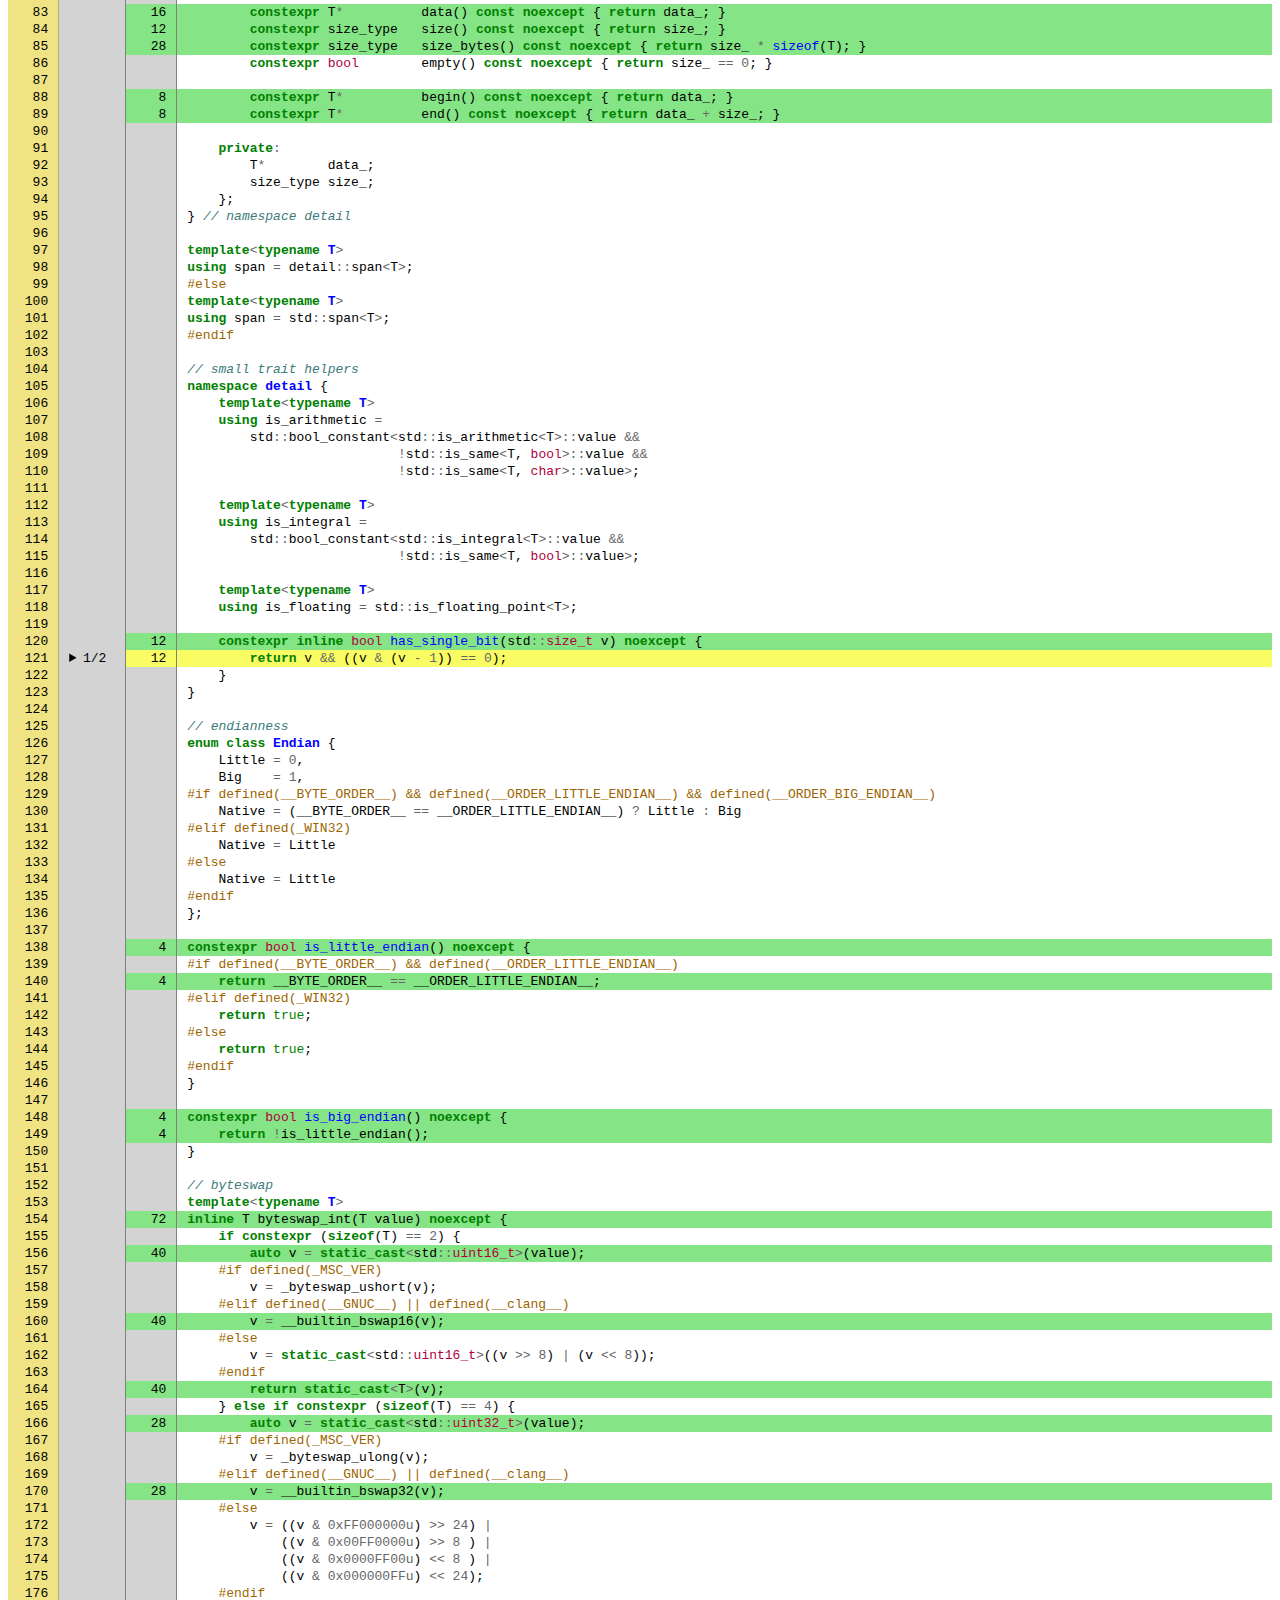
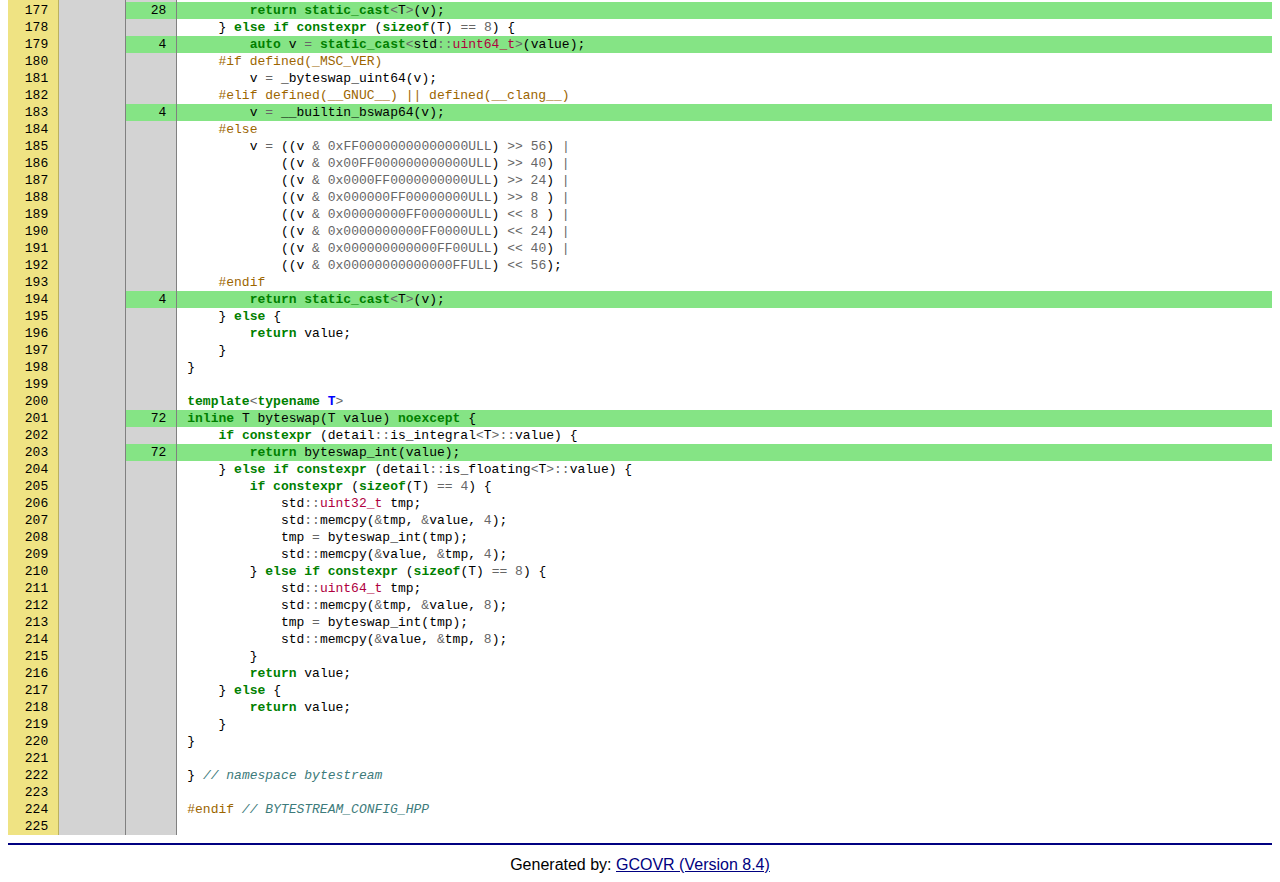
<file: coverage/index.config.hpp.a8fbc7efd0a09335d391e56f52042fe2.html>
<!DOCTYPE html>
<html class="theme-green">

  <head>
    <meta http-equiv="Content-Type" content="text/html; charset=UTF-8"/>
    <title>config.hpp - GCC Code Coverage Report</title>
    <meta name="viewport" content="width=device-width, initial-scale=1.0"/>
    <style type="text/css">
:root {
    font-family: sans-serif;
    --tab_size: 4;
}

.theme-green, .theme-blue {
    --unknown_color: lightgray;
    --low_color: #FF6666;
    --medium_color: #F9FD63;
    --partial_covered_color: var(--medium_color);
    --uncovered_color: #FF8C8C;
    --warning_color: orangered;
    --notTakenBranch_color: red;
    --notTakenCondition_color: red;
    --uncheckedDecision_color: darkorange;
    --notTakenDecision_color: red;
    --notInvokedCall_color: red;
    --excluded_color: rgb(255, 241, 229);
}

.theme-green {
    --high_color: #85E485;
    --covered_color: #85E485;
    --takenBranch_color: green;
    --takenCondition_color: green;
    --takenDecision_color: green;
    --invokedCall_color: green;
}

.theme-blue {
    --high_color: #66B4FF;
    --covered_color: #66B4Ff;
    --takenBranch_color: blue;
    --takenCondition_color: blue;
    --takenDecision_color: blue;
    --invokedCall_color: blue;
}

body
{
    color: #000000;
    background-color: #FFFFFF;
}

h1
{
    text-align: center;
    margin: 0;
    padding-bottom: 10px;
    font-size: 20pt;
    font-weight: bold;
}

hr
{
    background-color: navy;
    height: 2px;
    border: 0;
}

/* Link formats: use maroon w/underlines */
a:link
{
    color: navy;
    text-decoration: underline;
}
a:visited
{
    color: maroon;
    text-decoration: underline;
}

/*** Summary formats ***/

.summary
{
    display: flex;
    flex-flow: row wrap;
    max-width: 100%;
    justify-content: flex-start;
}

.summary > table
{
    flex: 1 0 7em;
    border: 0;
}

.summary > :last-child {
    margin-left: auto;
}

table.legend
{
    color: black;
    display: flex;
    flex-flow: row wrap;
    justify-content: flex-start;
}

table.legend th[scope=row]
{
    font-weight: normal;
    text-align: right;
    white-space: nowrap;
}

table.legend td
{
    color: blue;
    text-align: left;
    white-space: nowrap;
    padding-left: 5px;
}

table.legend td.legend
{
    color: black;
    font-size: 80%;
}

table.legend td.warning_text
{
    color: var(--warning_color);
}

table.coverage td,
table.coverage th
{
    text-align: right;
    color: black;
    font-weight: normal;
    white-space: nowrap;
    padding-left: 5px;
    padding-right: 4px;
}

table.coverage td
{
    background-color: LightSteelBlue;
}

table.coverage th[scope=row]
{
    color: black;
    font-weight: normal;
    white-space: nowrap;
}

table.coverage th[scope=col]
{
    color: blue;
    font-weight: normal;
    white-space: nowrap;
}

table.legend span
{
    margin-right: 4px;
    padding: 2px;
}

table.legend span.coverage-unknown,
table.legend span.coverage-none,
table.legend span.coverage-low,
table.legend span.coverage-medium,
table.legend span.coverage-high
{
    padding-left: 3px;
    padding-right: 3px;
}

table.legend span.coverage-unknown,
table.coverage td.coverage-unknown,
table.file-list td.coverage-unknown
{
    background-color: var(--unknown_color) !important;
}

table.legend span.coverage-none,
table.legend span.coverage-low,
table.coverage td.coverage-none,
table.coverage td.coverage-low,
table.file-list td.coverage-none,
table.file-list td.coverage-low
{
    background-color: var(--low_color) !important;
}

table.legend span.coverage-medium,
table.coverage td.coverage-medium,
table.file-list td.coverage-medium
{
    background-color: var(--medium_color) !important;
}

table.legend span.coverage-high,
table.coverage td.coverage-high,
table.file-list td.coverage-high
{
    background-color: var(--high_color) !important;
}
/*** End of Summary formats ***/
/*** Meter formats ***/

/* Common */
meter {
    -moz-appearance: none;

    width: 30vw;
    min-width: 4em;
    max-width: 15em;
    height: 0.75em;
    padding: 0;
    vertical-align: baseline;
    margin-top: 3px;
    /* Outer background for Mozilla */
    background: none;
    background-color: whitesmoke;
}

/* Webkit */

meter::-webkit-meter-bar {
    /* Outer background for Webkit */
    background: none;
    background-color: whitesmoke;
    height: 0.75em;
    border-radius: 0px;
}

meter::-webkit-meter-optimum-value,
meter::-webkit-meter-suboptimum-value,
meter::-webkit-meter-even-less-good-value
{
    /* Inner shadow for Webkit */
    border: solid 1px black;
}

meter.coverage-none::-webkit-meter-optimum-value,
meter.coverage-low::-webkit-meter-optimum-value
{
    background: var(--low_color);
}

meter.coverage-medium::-webkit-meter-optimum-value
{
    background: var(--medium_color);
}

meter.coverage-high::-webkit-meter-optimum-value
{
    background: var(--high_color);
}

/* Mozilla */

meter::-moz-meter-bar
{
    box-sizing: border-box;
}

meter:-moz-meter-optimum::-moz-meter-bar,
meter:-moz-meter-sub-optimum::-moz-meter-bar,
meter:-moz-meter-sub-sub-optimum::-moz-meter-bar
{
    /* Inner shadow for Mozilla */
    border: solid 1px black;
}

meter.coverage-none:-moz-meter-optimum::-moz-meter-bar,
meter.coverage-low:-moz-meter-optimum::-moz-meter-bar
{
    background: var(--low_color);
}

meter.coverage-medium:-moz-meter-optimum::-moz-meter-bar
{
    background: var(--medium_color);
}

meter.coverage-high:-moz-meter-optimum::-moz-meter-bar
{
    background: var(--high_color);
}

/*** End of Meter formats ***/
.file-list td, .file-list th {
    padding: 0 10px;
    font-weight: bold;
}

.file-list th[scope^=col]
{
    text-align: center;
    color: white;
    background-color: SteelBlue;
    font-size: 120%;
}

.file-list th[scope=row]
{
    text-align: left;
    color: black;
    font-family: monospace;
    font-weight: bold;
    font-size: 110%;
}

.file-list tr > td,
.file-list tr > th {
    background: aliceblue;
}

.file-list tr:nth-child(even) > td,
.file-list tr:nth-child(even) > th {
    background: LightSteelBlue
}

.file-list tr:hover > td,
.file-list tr:hover > th[scope=row]
{
    background-color: #ddd;
}
td.CoverValue
{
    text-align: right;
    white-space: nowrap;
}

td.coveredLine,
span.coveredLine
{
    background-color: var(--covered_color) !important;
}

td.partialCoveredLine,
span.partialCoveredLine
{
    background-color: var(--partial_covered_color) !important;
}

td.uncoveredLine,
span.uncoveredLine
{
    background-color: var(--uncovered_color) !important;
}

td.excludedLine,
span.excludedLine
{
    background-color: var(--excluded_color) !important;
}

.linebranch, .linecondition, .linedecision, .linecall, .linecount, .lineblockids
{
    font-family: monospace;
    border-right: 1px gray solid;
    background-color: lightgray;
    white-space: nowrap;
}
.linebranch, .linecondition, .linedecision, .linecall
{
    text-align: left;
}
.linecount
{
    text-align: right;
}

.linebranchDetails, .lineconditionDetails, .linedecisionDetails, .linecallDetails
{
    position: relative;
}

.linebranchSummary, .lineconditionSummary, .linedecisionSummary, .linecallSummary
{
    cursor: help;
    white-space: nowrap;
}

.linebranchContents, .lineconditionContents, .linedecisionContents, .linecallContents
{
    font-family: monospace;
    font-size: medium;
    text-align: left;
    white-space: nowrap;
    position: absolute;
    padding: 1em;
    background: white;
    border: solid gray 1px;
    box-shadow: 5px 5px 10px gray;
    z-index: 1; /* show in front of the table entries */
}

.functionName
{
    font-style: italic !important;
    font-weight: bolder !important;
}

.excludedBranch
{
    color: var(--takenBranch_color) !important;
}

.takenBranch
{
    color: var(--takenBranch_color) !important;
}

.notTakenBranch
{
    color: var(--notTakenBranch_color) !important;
}

.excludedCondition
{
    color: var(--takenCondition_color) !important;
}

.takenCondition
{
    color: var(--takenCondition_color) !important;
}

.notTakenCondition
{
    color: var(--notTakenCondition_color) !important;
}

.takenDecision
{
    color: var(--takenDecision_color) !important;
}

.notTakenDecision
{
    color: var(--notTakenDecision_color) !important;
}

.uncheckedDecision
{
    color: var(--uncheckedDecision_color) !important;
}

.excludedCall
{
    color: var(--invokedCall_color) !important;
}

.invokedCall
{
    color: var(--invokedCall_color) !important;
}

.notInvokedCall
{
    color: var(--notInvokedCall_color) !important;
}

.src
{
    padding-left: 12px;
    text-align: left;

    font-family: monospace;
    white-space: pre;

    tab-size: var(--tab_size);
    -moz-tab-size: var(--tab_size);
}

span.takenBranch,
span.notTakenBranch,
span.takenDecision,
span.notTakenDecision,
span.uncheckedDecision
{
    font-family: monospace;
    font-weight: bold;
}

pre
{
    height : 15px;
    margin-top: 0;
    margin-bottom: 0;
}

.listOfFunctions td, .listOfFunctions th {
    padding: 0 10px;
}
.listOfFunctions th
{
    text-align: center;
    color: white;
    background-color: SteelBlue;
}
.listOfFunctions tr > td {
    background: aliceblue;
}
.listOfFunctions tr:nth-child(even) > td {
    background: LightSteelBlue
}
.listOfFunctions tr:hover > td
{
    background-color: #ddd;
}
.listOfFunctions tr > td > a
{
    text-decoration: none;
    color: inherit;
}

.source-line
{
    height : 15px;
    margin-top: 0;
    margin-bottom: 0;
}

.lineno
{
    background-color: #EFE383;
    border-right: 1px solid #BBB15F;
    text-align: right;
    unicode-bidi: embed;
    font-family: monospace;
    white-space: pre;
}

.lineno > a
{
    text-decoration: none;
    color: inherit;
}

.file-list
{
    margin: 1em auto;
    border: 0;
    border-spacing: 1px;
}

.file-source table
{
    border-spacing: 0;
}

.file-source table td,
.file-source table th
{
    padding: 1px 10px;
}

.file-source table th
{
    font-family: monospace;
    font-weight: bold;
}

.file-source table td:last-child
{
    width: 100%;
}
footer
{
    text-align: center;
    padding-top: 3px;
}

/* pygments syntax highlighting */
pre { line-height: 125%; }
td.linenos .normal { color: inherit; background-color: transparent; padding-left: 5px; padding-right: 5px; }
span.linenos { color: inherit; background-color: transparent; padding-left: 5px; padding-right: 5px; }
td.linenos .special { color: #000000; background-color: #ffffc0; padding-left: 5px; padding-right: 5px; }
span.linenos.special { color: #000000; background-color: #ffffc0; padding-left: 5px; padding-right: 5px; }
.hll { background-color: #ffffcc }
.c { color: #3D7B7B; font-style: italic } /* Comment */
.err { border: 1px solid #F00 } /* Error */
.k { color: #008000; font-weight: bold } /* Keyword */
.o { color: #666 } /* Operator */
.ch { color: #3D7B7B; font-style: italic } /* Comment.Hashbang */
.cm { color: #3D7B7B; font-style: italic } /* Comment.Multiline */
.cp { color: #9C6500 } /* Comment.Preproc */
.cpf { color: #3D7B7B; font-style: italic } /* Comment.PreprocFile */
.c1 { color: #3D7B7B; font-style: italic } /* Comment.Single */
.cs { color: #3D7B7B; font-weight: bold; font-style: italic } /* Comment.Special */
.gd { color: #A00000 } /* Generic.Deleted */
.ge { font-style: italic } /* Generic.Emph */
.ges { font-weight: bold; font-style: italic } /* Generic.EmphStrong */
.gr { color: #E40000 } /* Generic.Error */
.gh { color: #000080; font-weight: bold } /* Generic.Heading */
.gi { color: #008400 } /* Generic.Inserted */
.go { color: #717171 } /* Generic.Output */
.gp { color: #000080; font-weight: bold } /* Generic.Prompt */
.gs { font-weight: bold } /* Generic.Strong */
.gu { color: #800080; font-weight: bold } /* Generic.Subheading */
.gt { color: #04D } /* Generic.Traceback */
.kc { color: #008000; font-weight: bold } /* Keyword.Constant */
.kd { color: #008000; font-weight: bold } /* Keyword.Declaration */
.kn { color: #008000; font-weight: bold } /* Keyword.Namespace */
.kp { color: #008000 } /* Keyword.Pseudo */
.kr { color: #008000; font-weight: bold } /* Keyword.Reserved */
.kt { color: #B00040 } /* Keyword.Type */
.m { color: #666 } /* Literal.Number */
.s { color: #BA2121 } /* Literal.String */
.na { color: #687822 } /* Name.Attribute */
.nb { color: #008000 } /* Name.Builtin */
.nc { color: #00F; font-weight: bold } /* Name.Class */
.no { color: #800 } /* Name.Constant */
.nd { color: #A2F } /* Name.Decorator */
.ni { color: #717171; font-weight: bold } /* Name.Entity */
.ne { color: #CB3F38; font-weight: bold } /* Name.Exception */
.nf { color: #00F } /* Name.Function */
.nl { color: #767600 } /* Name.Label */
.nn { color: #00F; font-weight: bold } /* Name.Namespace */
.nt { color: #008000; font-weight: bold } /* Name.Tag */
.nv { color: #19177C } /* Name.Variable */
.ow { color: #A2F; font-weight: bold } /* Operator.Word */
.w { color: #BBB } /* Text.Whitespace */
.mb { color: #666 } /* Literal.Number.Bin */
.mf { color: #666 } /* Literal.Number.Float */
.mh { color: #666 } /* Literal.Number.Hex */
.mi { color: #666 } /* Literal.Number.Integer */
.mo { color: #666 } /* Literal.Number.Oct */
.sa { color: #BA2121 } /* Literal.String.Affix */
.sb { color: #BA2121 } /* Literal.String.Backtick */
.sc { color: #BA2121 } /* Literal.String.Char */
.dl { color: #BA2121 } /* Literal.String.Delimiter */
.sd { color: #BA2121; font-style: italic } /* Literal.String.Doc */
.s2 { color: #BA2121 } /* Literal.String.Double */
.se { color: #AA5D1F; font-weight: bold } /* Literal.String.Escape */
.sh { color: #BA2121 } /* Literal.String.Heredoc */
.si { color: #A45A77; font-weight: bold } /* Literal.String.Interpol */
.sx { color: #008000 } /* Literal.String.Other */
.sr { color: #A45A77 } /* Literal.String.Regex */
.s1 { color: #BA2121 } /* Literal.String.Single */
.ss { color: #19177C } /* Literal.String.Symbol */
.bp { color: #008000 } /* Name.Builtin.Pseudo */
.fm { color: #00F } /* Name.Function.Magic */
.vc { color: #19177C } /* Name.Variable.Class */
.vg { color: #19177C } /* Name.Variable.Global */
.vi { color: #19177C } /* Name.Variable.Instance */
.vm { color: #19177C } /* Name.Variable.Magic */
.il { color: #666 } /* Literal.Number.Integer.Long */
    </style>
  </head>

  <body>

    <header>
      <h1>GCC Code Coverage Report</h1>
      <hr/>
      <div class="summary">
<div>
  <table class="legend">
    <tr>
      <th scope="row">Directory:</th>
      <td>include/bytestream/</td>
    </tr>
    <tr>
      <th scope="row">File:</th>
      <td>config.hpp</td>
    </tr>
    <tr>
      <th scope="row">Date:</th>
      <td>2025-11-10 21:51:41</td>
    </tr>
  </table>
</div>
<div>
  <table class="coverage">
    <tr>
      <th></th>
      <th scope="col">Coverage</th>
      <th scope="col">Exec</th>
      <th scope="col">Excl</th>
      <th scope="col">Total</th>
    </tr>
    <tr>
      <th scope="row">Lines:</th>
      <td class="coverage-high">93.5%</td>
      <td class="coverage-high">43</td>
      <td class="coverage-high">0</td>
      <td class="coverage-high">46</td>
    </tr>
    <tr>
      <th scope="row">Functions:</th>
      <td class="coverage-medium">84.6%</td>
      <td class="coverage-medium">33</td>
      <td class="coverage-medium">0</td>
      <td class="coverage-medium">39</td>
    </tr>
    <tr>
      <th scope="row">Branches:</th>
      <td class="coverage-low">50.0%</td>
      <td class="coverage-low">3</td>
      <td class="coverage-low">0</td>
      <td class="coverage-low">6</td>
    </tr>
  </table>
</div>
      </div>
      <hr/>
    </header>
    <nav>
<details>
  <summary>List of functions</summary>
  <table class="listOfFunctions">
    <tr>
      <th>Function (Line)</th>
      <th>Call count</th>
      <th>Line coverage</th>
      <th>Branch coverage</th>
      <th>Block coverage</th>
    </tr>
    <tr><td><a href="#l42">bytestream::Exception::Exception(std::__1::basic_string&lt;char, std::__1::char_traits&lt;char&gt;, std::__1::allocator&lt;char&gt;&gt; const&amp;) (line 42)</a></td><td>called 20 times</td><td>100.0%</td><td>-%</td><td>100.0%</td></tr>
    <tr><td><a href="#l40">bytestream::Exception::~Exception() (line 40)</a></td><td>called 20 times</td><td>100.0%</td><td>-%</td><td>100.0%</td></tr>
    <tr><td><a href="#l47">bytestream::OverflowException::OverflowException(std::__1::basic_string&lt;char, std::__1::char_traits&lt;char&gt;, std::__1::allocator&lt;char&gt;&gt; const&amp;) (line 47)</a></td><td>called 8 times</td><td>100.0%</td><td>50.0%</td><td>100.0%</td></tr>
    <tr><td><a href="#l45">bytestream::OverflowException::~OverflowException() (line 45)</a></td><td>called 8 times</td><td>100.0%</td><td>-%</td><td>100.0%</td></tr>
    <tr><td><a href="#l53">bytestream::UnderflowException::UnderflowException(std::__1::basic_string&lt;char, std::__1::char_traits&lt;char&gt;, std::__1::allocator&lt;char&gt;&gt; const&amp;) (line 53)</a></td><td>called 32 times</td><td>100.0%</td><td>50.0%</td><td>100.0%</td></tr>
    <tr><td><a href="#l51">bytestream::UnderflowException::~UnderflowException() (line 51)</a></td><td>called 32 times</td><td>100.0%</td><td>-%</td><td>100.0%</td></tr>
    <tr><td><a href="#l120">bytestream::detail::has_single_bit(unsigned long) (line 120)</a></td><td>called 12 times</td><td>100.0%</td><td>50.0%</td><td>100.0%</td></tr>
    <tr><td><a href="#l83">bytestream::detail::span&lt;int const&gt;::data() const (line 83)</a></td><td>not called</td><td>100.0%</td><td>-%</td><td>0.0%</td></tr>
    <tr><td><a href="#l85">bytestream::detail::span&lt;int const&gt;::size_bytes() const (line 85)</a></td><td>not called</td><td>100.0%</td><td>-%</td><td>0.0%</td></tr>
    <tr><td><a href="#l79">bytestream::detail::span&lt;int const&gt;::span(int const*, unsigned long) (line 79)</a></td><td>not called</td><td>100.0%</td><td>-%</td><td>0.0%</td></tr>
    <tr><td><a href="#l83">bytestream::detail::span&lt;int&gt;::data() const (line 83)</a></td><td>not called</td><td>0.0%</td><td>-%</td><td>0.0%</td></tr>
    <tr><td><a href="#l85">bytestream::detail::span&lt;int&gt;::size_bytes() const (line 85)</a></td><td>not called</td><td>0.0%</td><td>-%</td><td>0.0%</td></tr>
    <tr><td><a href="#l79">bytestream::detail::span&lt;int&gt;::span(int*, unsigned long) (line 79)</a></td><td>not called</td><td>0.0%</td><td>-%</td><td>0.0%</td></tr>
    <tr><td><a href="#l83">bytestream::detail::span&lt;std::byte&gt;::data() const (line 83)</a></td><td>called 4 times</td><td>100.0%</td><td>-%</td><td>100.0%</td></tr>
    <tr><td><a href="#l84">bytestream::detail::span&lt;std::byte&gt;::size() const (line 84)</a></td><td>called 12 times</td><td>100.0%</td><td>-%</td><td>100.0%</td></tr>
    <tr><td><a href="#l79">bytestream::detail::span&lt;std::byte&gt;::span(std::byte*, unsigned long) (line 79)</a></td><td>called 8 times</td><td>100.0%</td><td>-%</td><td>100.0%</td></tr>
    <tr><td><a href="#l83">bytestream::detail::span&lt;unsigned char&gt;::data() const (line 83)</a></td><td>called 4 times</td><td>100.0%</td><td>-%</td><td>100.0%</td></tr>
    <tr><td><a href="#l85">bytestream::detail::span&lt;unsigned char&gt;::size_bytes() const (line 85)</a></td><td>called 4 times</td><td>100.0%</td><td>-%</td><td>100.0%</td></tr>
    <tr><td><a href="#l79">bytestream::detail::span&lt;unsigned char&gt;::span(unsigned char*, unsigned long) (line 79)</a></td><td>called 8 times</td><td>100.0%</td><td>-%</td><td>100.0%</td></tr>
    <tr><td><a href="#l88">bytestream::detail::span&lt;unsigned short const&gt;::begin() const (line 88)</a></td><td>called 4 times</td><td>100.0%</td><td>-%</td><td>100.0%</td></tr>
    <tr><td><a href="#l83">bytestream::detail::span&lt;unsigned short const&gt;::data() const (line 83)</a></td><td>called 4 times</td><td>100.0%</td><td>-%</td><td>100.0%</td></tr>
    <tr><td><a href="#l89">bytestream::detail::span&lt;unsigned short const&gt;::end() const (line 89)</a></td><td>called 4 times</td><td>100.0%</td><td>-%</td><td>100.0%</td></tr>
    <tr><td><a href="#l85">bytestream::detail::span&lt;unsigned short const&gt;::size_bytes() const (line 85)</a></td><td>called 12 times</td><td>100.0%</td><td>-%</td><td>100.0%</td></tr>
    <tr><td><a href="#l79">bytestream::detail::span&lt;unsigned short const&gt;::span(unsigned short const*, unsigned long) (line 79)</a></td><td>called 16 times</td><td>100.0%</td><td>-%</td><td>100.0%</td></tr>
    <tr><td><a href="#l88">bytestream::detail::span&lt;unsigned short&gt;::begin() const (line 88)</a></td><td>called 4 times</td><td>100.0%</td><td>-%</td><td>100.0%</td></tr>
    <tr><td><a href="#l83">bytestream::detail::span&lt;unsigned short&gt;::data() const (line 83)</a></td><td>called 4 times</td><td>100.0%</td><td>-%</td><td>100.0%</td></tr>
    <tr><td><a href="#l89">bytestream::detail::span&lt;unsigned short&gt;::end() const (line 89)</a></td><td>called 4 times</td><td>100.0%</td><td>-%</td><td>100.0%</td></tr>
    <tr><td><a href="#l85">bytestream::detail::span&lt;unsigned short&gt;::size_bytes() const (line 85)</a></td><td>called 12 times</td><td>100.0%</td><td>-%</td><td>100.0%</td></tr>
    <tr><td><a href="#l79">bytestream::detail::span&lt;unsigned short&gt;::span(unsigned short*, unsigned long) (line 79)</a></td><td>called 16 times</td><td>100.0%</td><td>-%</td><td>100.0%</td></tr>
    <tr><td><a href="#l148">bytestream::is_big_endian() (line 148)</a></td><td>called 4 times</td><td>100.0%</td><td>-%</td><td>100.0%</td></tr>
    <tr><td><a href="#l138">bytestream::is_little_endian() (line 138)</a></td><td>called 4 times</td><td>100.0%</td><td>-%</td><td>100.0%</td></tr>
    <tr><td><a href="#l201">short bytestream::byteswap&lt;short&gt;(short) (line 201)</a></td><td>called 4 times</td><td>100.0%</td><td>-%</td><td>100.0%</td></tr>
    <tr><td><a href="#l154">short bytestream::byteswap_int&lt;short&gt;(short) (line 154)</a></td><td>called 4 times</td><td>100.0%</td><td>-%</td><td>100.0%</td></tr>
    <tr><td><a href="#l201">unsigned int bytestream::byteswap&lt;unsigned int&gt;(unsigned int) (line 201)</a></td><td>called 28 times</td><td>100.0%</td><td>-%</td><td>100.0%</td></tr>
    <tr><td><a href="#l154">unsigned int bytestream::byteswap_int&lt;unsigned int&gt;(unsigned int) (line 154)</a></td><td>called 28 times</td><td>100.0%</td><td>-%</td><td>100.0%</td></tr>
    <tr><td><a href="#l201">unsigned long long bytestream::byteswap&lt;unsigned long long&gt;(unsigned long long) (line 201)</a></td><td>called 4 times</td><td>100.0%</td><td>-%</td><td>100.0%</td></tr>
    <tr><td><a href="#l154">unsigned long long bytestream::byteswap_int&lt;unsigned long long&gt;(unsigned long long) (line 154)</a></td><td>called 4 times</td><td>100.0%</td><td>-%</td><td>100.0%</td></tr>
    <tr><td><a href="#l201">unsigned short bytestream::byteswap&lt;unsigned short&gt;(unsigned short) (line 201)</a></td><td>called 36 times</td><td>100.0%</td><td>-%</td><td>100.0%</td></tr>
    <tr><td><a href="#l154">unsigned short bytestream::byteswap_int&lt;unsigned short&gt;(unsigned short) (line 154)</a></td><td>called 36 times</td><td>100.0%</td><td>-%</td><td>100.0%</td></tr>
  </table>
</details>

    </nav>
    <main>
<div class="file-source">
  <table>
    <tr>
      <th align="right">Line</th>
      <th align="right">Branch</th>
      <th align="right">Exec</th>
      <th align="left" style="width: 100%;">Source</th>
    </tr>
    <tr class="source-line">
      <td class="lineno"><a id="l1" href="#l1">1</a></td>
      <td class="linebranch">
      </td>
      <td class="linecount "></td>
      <td class="src "><span class="cp">#ifndef BYTESTREAM_CONFIG_HPP</span></td>
    </tr>
    <tr class="source-line">
      <td class="lineno"><a id="l2" href="#l2">2</a></td>
      <td class="linebranch">
      </td>
      <td class="linecount "></td>
      <td class="src "><span class="cp">#define BYTESTREAM_CONFIG_HPP</span></td>
    </tr>
    <tr class="source-line">
      <td class="lineno"><a id="l3" href="#l3">3</a></td>
      <td class="linebranch">
      </td>
      <td class="linecount "></td>
      <td class="src "></td>
    </tr>
    <tr class="source-line">
      <td class="lineno"><a id="l4" href="#l4">4</a></td>
      <td class="linebranch">
      </td>
      <td class="linecount "></td>
      <td class="src "><span class="cp">#include</span><span class="w"> </span><span class="cpf">&lt;cstddef&gt;</span></td>
    </tr>
    <tr class="source-line">
      <td class="lineno"><a id="l5" href="#l5">5</a></td>
      <td class="linebranch">
      </td>
      <td class="linecount "></td>
      <td class="src "><span class="cp">#include</span><span class="w"> </span><span class="cpf">&lt;cstdint&gt;</span></td>
    </tr>
    <tr class="source-line">
      <td class="lineno"><a id="l6" href="#l6">6</a></td>
      <td class="linebranch">
      </td>
      <td class="linecount "></td>
      <td class="src "><span class="cp">#include</span><span class="w"> </span><span class="cpf">&lt;cstring&gt;</span></td>
    </tr>
    <tr class="source-line">
      <td class="lineno"><a id="l7" href="#l7">7</a></td>
      <td class="linebranch">
      </td>
      <td class="linecount "></td>
      <td class="src "><span class="cp">#include</span><span class="w"> </span><span class="cpf">&lt;stdexcept&gt;</span></td>
    </tr>
    <tr class="source-line">
      <td class="lineno"><a id="l8" href="#l8">8</a></td>
      <td class="linebranch">
      </td>
      <td class="linecount "></td>
      <td class="src "><span class="cp">#include</span><span class="w"> </span><span class="cpf">&lt;type_traits&gt;</span></td>
    </tr>
    <tr class="source-line">
      <td class="lineno"><a id="l9" href="#l9">9</a></td>
      <td class="linebranch">
      </td>
      <td class="linecount "></td>
      <td class="src "><span class="cp">#include</span><span class="w"> </span><span class="cpf">&lt;string&gt;</span></td>
    </tr>
    <tr class="source-line">
      <td class="lineno"><a id="l10" href="#l10">10</a></td>
      <td class="linebranch">
      </td>
      <td class="linecount "></td>
      <td class="src "><span class="cp">#include</span><span class="w"> </span><span class="cpf">&lt;string_view&gt;</span></td>
    </tr>
    <tr class="source-line">
      <td class="lineno"><a id="l11" href="#l11">11</a></td>
      <td class="linebranch">
      </td>
      <td class="linecount "></td>
      <td class="src "><span class="cp">#include</span><span class="w"> </span><span class="cpf">&lt;cassert&gt;</span></td>
    </tr>
    <tr class="source-line">
      <td class="lineno"><a id="l12" href="#l12">12</a></td>
      <td class="linebranch">
      </td>
      <td class="linecount "></td>
      <td class="src "></td>
    </tr>
    <tr class="source-line">
      <td class="lineno"><a id="l13" href="#l13">13</a></td>
      <td class="linebranch">
      </td>
      <td class="linecount "></td>
      <td class="src "><span class="cp">#if defined(_MSC_VER)</span></td>
    </tr>
    <tr class="source-line">
      <td class="lineno"><a id="l14" href="#l14">14</a></td>
      <td class="linebranch">
      </td>
      <td class="linecount "></td>
      <td class="src "><span class="cp">#</span><span class="w">  </span><span class="cp">include</span><span class="w"> </span><span class="cpf">&lt;intrin.h&gt;</span></td>
    </tr>
    <tr class="source-line">
      <td class="lineno"><a id="l15" href="#l15">15</a></td>
      <td class="linebranch">
      </td>
      <td class="linecount "></td>
      <td class="src "><span class="cp">#endif</span></td>
    </tr>
    <tr class="source-line">
      <td class="lineno"><a id="l16" href="#l16">16</a></td>
      <td class="linebranch">
      </td>
      <td class="linecount "></td>
      <td class="src "></td>
    </tr>
    <tr class="source-line">
      <td class="lineno"><a id="l17" href="#l17">17</a></td>
      <td class="linebranch">
      </td>
      <td class="linecount "></td>
      <td class="src "><span class="c1">// detect language level</span></td>
    </tr>
    <tr class="source-line">
      <td class="lineno"><a id="l18" href="#l18">18</a></td>
      <td class="linebranch">
      </td>
      <td class="linecount "></td>
      <td class="src "><span class="cp">#if defined(_MSVC_LANG)</span></td>
    </tr>
    <tr class="source-line">
      <td class="lineno"><a id="l19" href="#l19">19</a></td>
      <td class="linebranch">
      </td>
      <td class="linecount "></td>
      <td class="src "><span class="cp">#  define BYTESTREAM_CXX _MSVC_LANG</span></td>
    </tr>
    <tr class="source-line">
      <td class="lineno"><a id="l20" href="#l20">20</a></td>
      <td class="linebranch">
      </td>
      <td class="linecount "></td>
      <td class="src "><span class="cp">#else</span></td>
    </tr>
    <tr class="source-line">
      <td class="lineno"><a id="l21" href="#l21">21</a></td>
      <td class="linebranch">
      </td>
      <td class="linecount "></td>
      <td class="src "><span class="cp">#  define BYTESTREAM_CXX __cplusplus</span></td>
    </tr>
    <tr class="source-line">
      <td class="lineno"><a id="l22" href="#l22">22</a></td>
      <td class="linebranch">
      </td>
      <td class="linecount "></td>
      <td class="src "><span class="cp">#endif</span></td>
    </tr>
    <tr class="source-line">
      <td class="lineno"><a id="l23" href="#l23">23</a></td>
      <td class="linebranch">
      </td>
      <td class="linecount "></td>
      <td class="src "></td>
    </tr>
    <tr class="source-line">
      <td class="lineno"><a id="l24" href="#l24">24</a></td>
      <td class="linebranch">
      </td>
      <td class="linecount "></td>
      <td class="src "><span class="c1">// std::span available?</span></td>
    </tr>
    <tr class="source-line">
      <td class="lineno"><a id="l25" href="#l25">25</a></td>
      <td class="linebranch">
      </td>
      <td class="linecount "></td>
      <td class="src "><span class="cp">#if BYTESTREAM_CXX &gt;= 202002L &amp;&amp; __has_include(&lt;span&gt;)</span></td>
    </tr>
    <tr class="source-line">
      <td class="lineno"><a id="l26" href="#l26">26</a></td>
      <td class="linebranch">
      </td>
      <td class="linecount "></td>
      <td class="src "><span class="cp">#</span><span class="w">  </span><span class="cp">include</span><span class="w"> </span><span class="cpf">&lt;span&gt;</span></td>
    </tr>
    <tr class="source-line">
      <td class="lineno"><a id="l27" href="#l27">27</a></td>
      <td class="linebranch">
      </td>
      <td class="linecount "></td>
      <td class="src "><span class="cp">#  define BYTESTREAM_HAS_STD_SPAN 1</span></td>
    </tr>
    <tr class="source-line">
      <td class="lineno"><a id="l28" href="#l28">28</a></td>
      <td class="linebranch">
      </td>
      <td class="linecount "></td>
      <td class="src "><span class="cp">#else</span></td>
    </tr>
    <tr class="source-line">
      <td class="lineno"><a id="l29" href="#l29">29</a></td>
      <td class="linebranch">
      </td>
      <td class="linecount "></td>
      <td class="src "><span class="cp">#  define BYTESTREAM_HAS_STD_SPAN 0</span></td>
    </tr>
    <tr class="source-line">
      <td class="lineno"><a id="l30" href="#l30">30</a></td>
      <td class="linebranch">
      </td>
      <td class="linecount "></td>
      <td class="src "><span class="cp">#endif</span></td>
    </tr>
    <tr class="source-line">
      <td class="lineno"><a id="l31" href="#l31">31</a></td>
      <td class="linebranch">
      </td>
      <td class="linecount "></td>
      <td class="src "></td>
    </tr>
    <tr class="source-line">
      <td class="lineno"><a id="l32" href="#l32">32</a></td>
      <td class="linebranch">
      </td>
      <td class="linecount "></td>
      <td class="src "><span class="k">namespace</span><span class="w"> </span><span class="nn">bytestream</span><span class="w"> </span><span class="p">{</span></td>
    </tr>
    <tr class="source-line">
      <td class="lineno"><a id="l33" href="#l33">33</a></td>
      <td class="linebranch">
      </td>
      <td class="linecount "></td>
      <td class="src "></td>
    </tr>
    <tr class="source-line">
      <td class="lineno"><a id="l34" href="#l34">34</a></td>
      <td class="linebranch">
      </td>
      <td class="linecount "></td>
      <td class="src "><span class="c1">// version (kept small)</span></td>
    </tr>
    <tr class="source-line">
      <td class="lineno"><a id="l35" href="#l35">35</a></td>
      <td class="linebranch">
      </td>
      <td class="linecount "></td>
      <td class="src "><span class="k">constexpr</span><span class="w"> </span><span class="kt">int</span><span class="w"> </span><span class="n">VERSION_MAJOR</span><span class="w"> </span><span class="o">=</span><span class="w"> </span><span class="mi">1</span><span class="p">;</span></td>
    </tr>
    <tr class="source-line">
      <td class="lineno"><a id="l36" href="#l36">36</a></td>
      <td class="linebranch">
      </td>
      <td class="linecount "></td>
      <td class="src "><span class="k">constexpr</span><span class="w"> </span><span class="kt">int</span><span class="w"> </span><span class="n">VERSION_MINOR</span><span class="w"> </span><span class="o">=</span><span class="w"> </span><span class="mi">0</span><span class="p">;</span></td>
    </tr>
    <tr class="source-line">
      <td class="lineno"><a id="l37" href="#l37">37</a></td>
      <td class="linebranch">
      </td>
      <td class="linecount "></td>
      <td class="src "><span class="k">constexpr</span><span class="w"> </span><span class="kt">int</span><span class="w"> </span><span class="n">VERSION_PATCH</span><span class="w"> </span><span class="o">=</span><span class="w"> </span><span class="mi">0</span><span class="p">;</span></td>
    </tr>
    <tr class="source-line">
      <td class="lineno"><a id="l38" href="#l38">38</a></td>
      <td class="linebranch">
      </td>
      <td class="linecount "></td>
      <td class="src "></td>
    </tr>
    <tr class="source-line">
      <td class="lineno"><a id="l39" href="#l39">39</a></td>
      <td class="linebranch">
      </td>
      <td class="linecount "></td>
      <td class="src "><span class="c1">// exceptions</span></td>
    </tr>
    <tr class="source-line">
      <td class="lineno"><a id="l40" href="#l40">40</a></td>
      <td class="linebranch">
      </td>
      <td class="linecount "></td>
      <td class="src "><span class="k">class</span><span class="w"> </span><span class="nc">Exception</span><span class="w"> </span><span class="o">:</span><span class="w"> </span><span class="k">public</span><span class="w"> </span><span class="n">std</span><span class="o">::</span><span class="n">runtime_error</span><span class="w"> </span><span class="p">{</span></td>
    </tr>
    <tr class="source-line">
      <td class="lineno"><a id="l41" href="#l41">41</a></td>
      <td class="linebranch">
      </td>
      <td class="linecount "></td>
      <td class="src "><span class="k">public</span><span class="o">:</span></td>
    </tr>
    <tr class="source-line">
      <td class="lineno"><a id="l42" href="#l42">42</a></td>
      <td class="linebranch">
      </td>
      <td class="linecount coveredLine">20</td>
      <td class="src coveredLine"><span class="w">    </span><span class="k">explicit</span><span class="w"> </span><span class="n">Exception</span><span class="p">(</span><span class="k">const</span><span class="w"> </span><span class="n">std</span><span class="o">::</span><span class="n">string</span><span class="w"> </span><span class="o">&amp;</span><span class="n">msg</span><span class="p">)</span><span class="w"> </span><span class="o">:</span><span class="w"> </span><span class="n">std</span><span class="o">::</span><span class="n">runtime_error</span><span class="p">(</span><span class="n">msg</span><span class="p">)</span><span class="w"> </span><span class="p">{}</span></td>
    </tr>
    <tr class="source-line">
      <td class="lineno"><a id="l43" href="#l43">43</a></td>
      <td class="linebranch">
      </td>
      <td class="linecount "></td>
      <td class="src "><span class="p">};</span></td>
    </tr>
    <tr class="source-line">
      <td class="lineno"><a id="l44" href="#l44">44</a></td>
      <td class="linebranch">
      </td>
      <td class="linecount "></td>
      <td class="src "></td>
    </tr>
    <tr class="source-line">
      <td class="lineno"><a id="l45" href="#l45">45</a></td>
      <td class="linebranch">
      </td>
      <td class="linecount "></td>
      <td class="src "><span class="k">class</span><span class="w"> </span><span class="nc">OverflowException</span><span class="w"> </span><span class="o">:</span><span class="w"> </span><span class="k">public</span><span class="w"> </span><span class="n">Exception</span><span class="w"> </span><span class="p">{</span></td>
    </tr>
    <tr class="source-line">
      <td class="lineno"><a id="l46" href="#l46">46</a></td>
      <td class="linebranch">
      </td>
      <td class="linecount "></td>
      <td class="src "><span class="k">public</span><span class="o">:</span></td>
    </tr>
    <tr class="source-line">
      <td class="lineno"><a id="l47" href="#l47">47</a></td>
      <td class="linebranch">
      </td>
      <td class="linecount coveredLine">8</td>
      <td class="src coveredLine"><span class="w">    </span><span class="k">explicit</span><span class="w"> </span><span class="n">OverflowException</span><span class="p">(</span><span class="k">const</span><span class="w"> </span><span class="n">std</span><span class="o">::</span><span class="n">string</span><span class="w"> </span><span class="o">&amp;</span><span class="n">msg</span><span class="p">)</span></td>
    </tr>
    <tr class="source-line">
      <td class="lineno"><a id="l48" href="#l48">48</a></td>
      <td class="linebranch">
        <details class="linebranchDetails">
          <summary class="linebranchSummary">1/2</summary>
          <div class="linebranchContents">
            <div class="takenBranch">&check; Branch 0 taken 4 times.</div>
            <div class="notTakenBranch">&cross; Branch 1 not taken.</div>
          </div>
        </details>
      </td>
      <td class="linecount partialCoveredLine">8</td>
      <td class="src partialCoveredLine"><span class="w">        </span><span class="o">:</span><span class="w"> </span><span class="n">Exception</span><span class="p">(</span><span class="s">&quot;Buffer overflow: &quot;</span><span class="w"> </span><span class="o">+</span><span class="w"> </span><span class="n">msg</span><span class="p">)</span><span class="w"> </span><span class="p">{}</span></td>
    </tr>
    <tr class="source-line">
      <td class="lineno"><a id="l49" href="#l49">49</a></td>
      <td class="linebranch">
      </td>
      <td class="linecount "></td>
      <td class="src "><span class="p">};</span></td>
    </tr>
    <tr class="source-line">
      <td class="lineno"><a id="l50" href="#l50">50</a></td>
      <td class="linebranch">
      </td>
      <td class="linecount "></td>
      <td class="src "></td>
    </tr>
    <tr class="source-line">
      <td class="lineno"><a id="l51" href="#l51">51</a></td>
      <td class="linebranch">
      </td>
      <td class="linecount "></td>
      <td class="src "><span class="k">class</span><span class="w"> </span><span class="nc">UnderflowException</span><span class="w"> </span><span class="o">:</span><span class="w"> </span><span class="k">public</span><span class="w"> </span><span class="n">Exception</span><span class="w"> </span><span class="p">{</span></td>
    </tr>
    <tr class="source-line">
      <td class="lineno"><a id="l52" href="#l52">52</a></td>
      <td class="linebranch">
      </td>
      <td class="linecount "></td>
      <td class="src "><span class="k">public</span><span class="o">:</span></td>
    </tr>
    <tr class="source-line">
      <td class="lineno"><a id="l53" href="#l53">53</a></td>
      <td class="linebranch">
      </td>
      <td class="linecount coveredLine">32</td>
      <td class="src coveredLine"><span class="w">    </span><span class="k">explicit</span><span class="w"> </span><span class="n">UnderflowException</span><span class="p">(</span><span class="k">const</span><span class="w"> </span><span class="n">std</span><span class="o">::</span><span class="n">string</span><span class="w"> </span><span class="o">&amp;</span><span class="n">msg</span><span class="p">)</span></td>
    </tr>
    <tr class="source-line">
      <td class="lineno"><a id="l54" href="#l54">54</a></td>
      <td class="linebranch">
        <details class="linebranchDetails">
          <summary class="linebranchSummary">1/2</summary>
          <div class="linebranchContents">
            <div class="takenBranch">&check; Branch 0 taken 16 times.</div>
            <div class="notTakenBranch">&cross; Branch 1 not taken.</div>
          </div>
        </details>
      </td>
      <td class="linecount partialCoveredLine">32</td>
      <td class="src partialCoveredLine"><span class="w">        </span><span class="o">:</span><span class="w"> </span><span class="n">Exception</span><span class="p">(</span><span class="s">&quot;Buffer underflow: &quot;</span><span class="w"> </span><span class="o">+</span><span class="w"> </span><span class="n">msg</span><span class="p">)</span><span class="w"> </span><span class="p">{}</span></td>
    </tr>
    <tr class="source-line">
      <td class="lineno"><a id="l55" href="#l55">55</a></td>
      <td class="linebranch">
      </td>
      <td class="linecount "></td>
      <td class="src "><span class="p">};</span></td>
    </tr>
    <tr class="source-line">
      <td class="lineno"><a id="l56" href="#l56">56</a></td>
      <td class="linebranch">
      </td>
      <td class="linecount "></td>
      <td class="src "></td>
    </tr>
    <tr class="source-line">
      <td class="lineno"><a id="l57" href="#l57">57</a></td>
      <td class="linebranch">
      </td>
      <td class="linecount "></td>
      <td class="src "><span class="k">class</span><span class="w"> </span><span class="nc">AlignmentException</span><span class="w"> </span><span class="o">:</span><span class="w"> </span><span class="k">public</span><span class="w"> </span><span class="n">Exception</span><span class="w"> </span><span class="p">{</span></td>
    </tr>
    <tr class="source-line">
      <td class="lineno"><a id="l58" href="#l58">58</a></td>
      <td class="linebranch">
      </td>
      <td class="linecount "></td>
      <td class="src "><span class="k">public</span><span class="o">:</span></td>
    </tr>
    <tr class="source-line">
      <td class="lineno"><a id="l59" href="#l59">59</a></td>
      <td class="linebranch">
      </td>
      <td class="linecount "></td>
      <td class="src "><span class="w">    </span><span class="k">explicit</span><span class="w"> </span><span class="n">AlignmentException</span><span class="p">(</span><span class="k">const</span><span class="w"> </span><span class="n">std</span><span class="o">::</span><span class="n">string</span><span class="w"> </span><span class="o">&amp;</span><span class="n">msg</span><span class="p">)</span></td>
    </tr>
    <tr class="source-line">
      <td class="lineno"><a id="l60" href="#l60">60</a></td>
      <td class="linebranch">
      </td>
      <td class="linecount "></td>
      <td class="src "><span class="w">        </span><span class="o">:</span><span class="w"> </span><span class="n">Exception</span><span class="p">(</span><span class="s">&quot;Alignment error: &quot;</span><span class="w"> </span><span class="o">+</span><span class="w"> </span><span class="n">msg</span><span class="p">)</span><span class="w"> </span><span class="p">{}</span></td>
    </tr>
    <tr class="source-line">
      <td class="lineno"><a id="l61" href="#l61">61</a></td>
      <td class="linebranch">
      </td>
      <td class="linecount "></td>
      <td class="src "><span class="p">};</span></td>
    </tr>
    <tr class="source-line">
      <td class="lineno"><a id="l62" href="#l62">62</a></td>
      <td class="linebranch">
      </td>
      <td class="linecount "></td>
      <td class="src "></td>
    </tr>
    <tr class="source-line">
      <td class="lineno"><a id="l63" href="#l63">63</a></td>
      <td class="linebranch">
      </td>
      <td class="linecount "></td>
      <td class="src "><span class="k">class</span><span class="w"> </span><span class="nc">AccessException</span><span class="w"> </span><span class="o">:</span><span class="w"> </span><span class="k">public</span><span class="w"> </span><span class="n">Exception</span><span class="w"> </span><span class="p">{</span></td>
    </tr>
    <tr class="source-line">
      <td class="lineno"><a id="l64" href="#l64">64</a></td>
      <td class="linebranch">
      </td>
      <td class="linecount "></td>
      <td class="src "><span class="k">public</span><span class="o">:</span></td>
    </tr>
    <tr class="source-line">
      <td class="lineno"><a id="l65" href="#l65">65</a></td>
      <td class="linebranch">
      </td>
      <td class="linecount "></td>
      <td class="src "><span class="w">    </span><span class="k">explicit</span><span class="w"> </span><span class="n">AccessException</span><span class="p">(</span><span class="k">const</span><span class="w"> </span><span class="n">std</span><span class="o">::</span><span class="n">string</span><span class="w"> </span><span class="o">&amp;</span><span class="n">msg</span><span class="p">)</span></td>
    </tr>
    <tr class="source-line">
      <td class="lineno"><a id="l66" href="#l66">66</a></td>
      <td class="linebranch">
      </td>
      <td class="linecount "></td>
      <td class="src "><span class="w">        </span><span class="o">:</span><span class="w"> </span><span class="n">Exception</span><span class="p">(</span><span class="s">&quot;Access violation: &quot;</span><span class="w"> </span><span class="o">+</span><span class="w"> </span><span class="n">msg</span><span class="p">)</span><span class="w"> </span><span class="p">{}</span></td>
    </tr>
    <tr class="source-line">
      <td class="lineno"><a id="l67" href="#l67">67</a></td>
      <td class="linebranch">
      </td>
      <td class="linecount "></td>
      <td class="src "><span class="p">};</span></td>
    </tr>
    <tr class="source-line">
      <td class="lineno"><a id="l68" href="#l68">68</a></td>
      <td class="linebranch">
      </td>
      <td class="linecount "></td>
      <td class="src "></td>
    </tr>
    <tr class="source-line">
      <td class="lineno"><a id="l69" href="#l69">69</a></td>
      <td class="linebranch">
      </td>
      <td class="linecount "></td>
      <td class="src "><span class="c1">// span fallback</span></td>
    </tr>
    <tr class="source-line">
      <td class="lineno"><a id="l70" href="#l70">70</a></td>
      <td class="linebranch">
      </td>
      <td class="linecount "></td>
      <td class="src "><span class="cp">#if !BYTESTREAM_HAS_STD_SPAN</span></td>
    </tr>
    <tr class="source-line">
      <td class="lineno"><a id="l71" href="#l71">71</a></td>
      <td class="linebranch">
      </td>
      <td class="linecount "></td>
      <td class="src "><span class="k">namespace</span><span class="w"> </span><span class="nn">detail</span><span class="w"> </span><span class="p">{</span></td>
    </tr>
    <tr class="source-line">
      <td class="lineno"><a id="l72" href="#l72">72</a></td>
      <td class="linebranch">
      </td>
      <td class="linecount "></td>
      <td class="src "><span class="w">    </span><span class="k">template</span><span class="o">&lt;</span><span class="k">typename</span><span class="w"> </span><span class="nc">T</span><span class="o">&gt;</span></td>
    </tr>
    <tr class="source-line">
      <td class="lineno"><a id="l73" href="#l73">73</a></td>
      <td class="linebranch">
      </td>
      <td class="linecount "></td>
      <td class="src "><span class="w">    </span><span class="k">class</span><span class="w"> </span><span class="nc">span</span><span class="w"> </span><span class="p">{</span></td>
    </tr>
    <tr class="source-line">
      <td class="lineno"><a id="l74" href="#l74">74</a></td>
      <td class="linebranch">
      </td>
      <td class="linecount "></td>
      <td class="src "><span class="w">    </span><span class="k">public</span><span class="o">:</span></td>
    </tr>
    <tr class="source-line">
      <td class="lineno"><a id="l75" href="#l75">75</a></td>
      <td class="linebranch">
      </td>
      <td class="linecount "></td>
      <td class="src "><span class="w">        </span><span class="k">using</span><span class="w"> </span><span class="n">element_type</span><span class="w"> </span><span class="o">=</span><span class="w"> </span><span class="n">T</span><span class="p">;</span></td>
    </tr>
    <tr class="source-line">
      <td class="lineno"><a id="l76" href="#l76">76</a></td>
      <td class="linebranch">
      </td>
      <td class="linecount "></td>
      <td class="src "><span class="w">        </span><span class="k">using</span><span class="w"> </span><span class="n">size_type</span><span class="w">    </span><span class="o">=</span><span class="w"> </span><span class="n">std</span><span class="o">::</span><span class="kt">size_t</span><span class="p">;</span></td>
    </tr>
    <tr class="source-line">
      <td class="lineno"><a id="l77" href="#l77">77</a></td>
      <td class="linebranch">
      </td>
      <td class="linecount "></td>
      <td class="src "></td>
    </tr>
    <tr class="source-line">
      <td class="lineno"><a id="l78" href="#l78">78</a></td>
      <td class="linebranch">
      </td>
      <td class="linecount "></td>
      <td class="src "><span class="w">        </span><span class="k">constexpr</span><span class="w"> </span><span class="n">span</span><span class="p">()</span><span class="w"> </span><span class="k">noexcept</span><span class="w"> </span><span class="o">:</span><span class="w"> </span><span class="n">data_</span><span class="p">(</span><span class="k">nullptr</span><span class="p">),</span><span class="w"> </span><span class="n">size_</span><span class="p">(</span><span class="mi">0</span><span class="p">)</span><span class="w"> </span><span class="p">{}</span></td>
    </tr>
    <tr class="source-line">
      <td class="lineno"><a id="l79" href="#l79">79</a></td>
      <td class="linebranch">
      </td>
      <td class="linecount coveredLine">48</td>
      <td class="src coveredLine"><span class="w">        </span><span class="k">constexpr</span><span class="w"> </span><span class="n">span</span><span class="p">(</span><span class="n">T</span><span class="o">*</span><span class="w"> </span><span class="n">ptr</span><span class="p">,</span><span class="w"> </span><span class="n">size_type</span><span class="w"> </span><span class="n">n</span><span class="p">)</span><span class="w"> </span><span class="k">noexcept</span><span class="w"> </span><span class="o">:</span><span class="w"> </span><span class="n">data_</span><span class="p">(</span><span class="n">ptr</span><span class="p">),</span><span class="w"> </span><span class="n">size_</span><span class="p">(</span><span class="n">n</span><span class="p">)</span><span class="w"> </span><span class="p">{}</span></td>
    </tr>
    <tr class="source-line">
      <td class="lineno"><a id="l80" href="#l80">80</a></td>
      <td class="linebranch">
      </td>
      <td class="linecount "></td>
      <td class="src "><span class="w">        </span><span class="k">template</span><span class="o">&lt;</span><span class="n">std</span><span class="o">::</span><span class="kt">size_t</span><span class="w"> </span><span class="n">N</span><span class="o">&gt;</span></td>
    </tr>
    <tr class="source-line">
      <td class="lineno"><a id="l81" href="#l81">81</a></td>
      <td class="linebranch">
      </td>
      <td class="linecount "></td>
      <td class="src "><span class="w">        </span><span class="k">constexpr</span><span class="w"> </span><span class="n">span</span><span class="p">(</span><span class="n">T</span><span class="w"> </span><span class="p">(</span><span class="o">&amp;</span><span class="n">arr</span><span class="p">)[</span><span class="n">N</span><span class="p">])</span><span class="w"> </span><span class="k">noexcept</span><span class="w"> </span><span class="o">:</span><span class="w"> </span><span class="n">data_</span><span class="p">(</span><span class="n">arr</span><span class="p">),</span><span class="w"> </span><span class="n">size_</span><span class="p">(</span><span class="n">N</span><span class="p">)</span><span class="w"> </span><span class="p">{}</span></td>
    </tr>
    <tr class="source-line">
      <td class="lineno"><a id="l82" href="#l82">82</a></td>
      <td class="linebranch">
      </td>
      <td class="linecount "></td>
      <td class="src "></td>
    </tr>
    <tr class="source-line">
      <td class="lineno"><a id="l83" href="#l83">83</a></td>
      <td class="linebranch">
      </td>
      <td class="linecount coveredLine">16</td>
      <td class="src coveredLine"><span class="w">        </span><span class="k">constexpr</span><span class="w"> </span><span class="n">T</span><span class="o">*</span><span class="w">          </span><span class="n">data</span><span class="p">()</span><span class="w"> </span><span class="k">const</span><span class="w"> </span><span class="k">noexcept</span><span class="w"> </span><span class="p">{</span><span class="w"> </span><span class="k">return</span><span class="w"> </span><span class="n">data_</span><span class="p">;</span><span class="w"> </span><span class="p">}</span></td>
    </tr>
    <tr class="source-line">
      <td class="lineno"><a id="l84" href="#l84">84</a></td>
      <td class="linebranch">
      </td>
      <td class="linecount coveredLine">12</td>
      <td class="src coveredLine"><span class="w">        </span><span class="k">constexpr</span><span class="w"> </span><span class="n">size_type</span><span class="w">   </span><span class="n">size</span><span class="p">()</span><span class="w"> </span><span class="k">const</span><span class="w"> </span><span class="k">noexcept</span><span class="w"> </span><span class="p">{</span><span class="w"> </span><span class="k">return</span><span class="w"> </span><span class="n">size_</span><span class="p">;</span><span class="w"> </span><span class="p">}</span></td>
    </tr>
    <tr class="source-line">
      <td class="lineno"><a id="l85" href="#l85">85</a></td>
      <td class="linebranch">
      </td>
      <td class="linecount coveredLine">28</td>
      <td class="src coveredLine"><span class="w">        </span><span class="k">constexpr</span><span class="w"> </span><span class="n">size_type</span><span class="w">   </span><span class="n">size_bytes</span><span class="p">()</span><span class="w"> </span><span class="k">const</span><span class="w"> </span><span class="k">noexcept</span><span class="w"> </span><span class="p">{</span><span class="w"> </span><span class="k">return</span><span class="w"> </span><span class="n">size_</span><span class="w"> </span><span class="o">*</span><span class="w"> </span><span class="nf">sizeof</span><span class="p">(</span><span class="n">T</span><span class="p">);</span><span class="w"> </span><span class="p">}</span></td>
    </tr>
    <tr class="source-line">
      <td class="lineno"><a id="l86" href="#l86">86</a></td>
      <td class="linebranch">
      </td>
      <td class="linecount "></td>
      <td class="src "><span class="w">        </span><span class="k">constexpr</span><span class="w"> </span><span class="kt">bool</span><span class="w">        </span><span class="n">empty</span><span class="p">()</span><span class="w"> </span><span class="k">const</span><span class="w"> </span><span class="k">noexcept</span><span class="w"> </span><span class="p">{</span><span class="w"> </span><span class="k">return</span><span class="w"> </span><span class="n">size_</span><span class="w"> </span><span class="o">==</span><span class="w"> </span><span class="mi">0</span><span class="p">;</span><span class="w"> </span><span class="p">}</span></td>
    </tr>
    <tr class="source-line">
      <td class="lineno"><a id="l87" href="#l87">87</a></td>
      <td class="linebranch">
      </td>
      <td class="linecount "></td>
      <td class="src "></td>
    </tr>
    <tr class="source-line">
      <td class="lineno"><a id="l88" href="#l88">88</a></td>
      <td class="linebranch">
      </td>
      <td class="linecount coveredLine">8</td>
      <td class="src coveredLine"><span class="w">        </span><span class="k">constexpr</span><span class="w"> </span><span class="n">T</span><span class="o">*</span><span class="w">          </span><span class="n">begin</span><span class="p">()</span><span class="w"> </span><span class="k">const</span><span class="w"> </span><span class="k">noexcept</span><span class="w"> </span><span class="p">{</span><span class="w"> </span><span class="k">return</span><span class="w"> </span><span class="n">data_</span><span class="p">;</span><span class="w"> </span><span class="p">}</span></td>
    </tr>
    <tr class="source-line">
      <td class="lineno"><a id="l89" href="#l89">89</a></td>
      <td class="linebranch">
      </td>
      <td class="linecount coveredLine">8</td>
      <td class="src coveredLine"><span class="w">        </span><span class="k">constexpr</span><span class="w"> </span><span class="n">T</span><span class="o">*</span><span class="w">          </span><span class="n">end</span><span class="p">()</span><span class="w"> </span><span class="k">const</span><span class="w"> </span><span class="k">noexcept</span><span class="w"> </span><span class="p">{</span><span class="w"> </span><span class="k">return</span><span class="w"> </span><span class="n">data_</span><span class="w"> </span><span class="o">+</span><span class="w"> </span><span class="n">size_</span><span class="p">;</span><span class="w"> </span><span class="p">}</span></td>
    </tr>
    <tr class="source-line">
      <td class="lineno"><a id="l90" href="#l90">90</a></td>
      <td class="linebranch">
      </td>
      <td class="linecount "></td>
      <td class="src "></td>
    </tr>
    <tr class="source-line">
      <td class="lineno"><a id="l91" href="#l91">91</a></td>
      <td class="linebranch">
      </td>
      <td class="linecount "></td>
      <td class="src "><span class="w">    </span><span class="k">private</span><span class="o">:</span></td>
    </tr>
    <tr class="source-line">
      <td class="lineno"><a id="l92" href="#l92">92</a></td>
      <td class="linebranch">
      </td>
      <td class="linecount "></td>
      <td class="src "><span class="w">        </span><span class="n">T</span><span class="o">*</span><span class="w">        </span><span class="n">data_</span><span class="p">;</span></td>
    </tr>
    <tr class="source-line">
      <td class="lineno"><a id="l93" href="#l93">93</a></td>
      <td class="linebranch">
      </td>
      <td class="linecount "></td>
      <td class="src "><span class="w">        </span><span class="n">size_type</span><span class="w"> </span><span class="n">size_</span><span class="p">;</span></td>
    </tr>
    <tr class="source-line">
      <td class="lineno"><a id="l94" href="#l94">94</a></td>
      <td class="linebranch">
      </td>
      <td class="linecount "></td>
      <td class="src "><span class="w">    </span><span class="p">};</span></td>
    </tr>
    <tr class="source-line">
      <td class="lineno"><a id="l95" href="#l95">95</a></td>
      <td class="linebranch">
      </td>
      <td class="linecount "></td>
      <td class="src "><span class="p">}</span><span class="w"> </span><span class="c1">// namespace detail</span></td>
    </tr>
    <tr class="source-line">
      <td class="lineno"><a id="l96" href="#l96">96</a></td>
      <td class="linebranch">
      </td>
      <td class="linecount "></td>
      <td class="src "></td>
    </tr>
    <tr class="source-line">
      <td class="lineno"><a id="l97" href="#l97">97</a></td>
      <td class="linebranch">
      </td>
      <td class="linecount "></td>
      <td class="src "><span class="k">template</span><span class="o">&lt;</span><span class="k">typename</span><span class="w"> </span><span class="nc">T</span><span class="o">&gt;</span></td>
    </tr>
    <tr class="source-line">
      <td class="lineno"><a id="l98" href="#l98">98</a></td>
      <td class="linebranch">
      </td>
      <td class="linecount "></td>
      <td class="src "><span class="k">using</span><span class="w"> </span><span class="n">span</span><span class="w"> </span><span class="o">=</span><span class="w"> </span><span class="n">detail</span><span class="o">::</span><span class="n">span</span><span class="o">&lt;</span><span class="n">T</span><span class="o">&gt;</span><span class="p">;</span></td>
    </tr>
    <tr class="source-line">
      <td class="lineno"><a id="l99" href="#l99">99</a></td>
      <td class="linebranch">
      </td>
      <td class="linecount "></td>
      <td class="src "><span class="cp">#else</span></td>
    </tr>
    <tr class="source-line">
      <td class="lineno"><a id="l100" href="#l100">100</a></td>
      <td class="linebranch">
      </td>
      <td class="linecount "></td>
      <td class="src "><span class="k">template</span><span class="o">&lt;</span><span class="k">typename</span><span class="w"> </span><span class="nc">T</span><span class="o">&gt;</span></td>
    </tr>
    <tr class="source-line">
      <td class="lineno"><a id="l101" href="#l101">101</a></td>
      <td class="linebranch">
      </td>
      <td class="linecount "></td>
      <td class="src "><span class="k">using</span><span class="w"> </span><span class="n">span</span><span class="w"> </span><span class="o">=</span><span class="w"> </span><span class="n">std</span><span class="o">::</span><span class="n">span</span><span class="o">&lt;</span><span class="n">T</span><span class="o">&gt;</span><span class="p">;</span></td>
    </tr>
    <tr class="source-line">
      <td class="lineno"><a id="l102" href="#l102">102</a></td>
      <td class="linebranch">
      </td>
      <td class="linecount "></td>
      <td class="src "><span class="cp">#endif</span></td>
    </tr>
    <tr class="source-line">
      <td class="lineno"><a id="l103" href="#l103">103</a></td>
      <td class="linebranch">
      </td>
      <td class="linecount "></td>
      <td class="src "></td>
    </tr>
    <tr class="source-line">
      <td class="lineno"><a id="l104" href="#l104">104</a></td>
      <td class="linebranch">
      </td>
      <td class="linecount "></td>
      <td class="src "><span class="c1">// small trait helpers</span></td>
    </tr>
    <tr class="source-line">
      <td class="lineno"><a id="l105" href="#l105">105</a></td>
      <td class="linebranch">
      </td>
      <td class="linecount "></td>
      <td class="src "><span class="k">namespace</span><span class="w"> </span><span class="nn">detail</span><span class="w"> </span><span class="p">{</span></td>
    </tr>
    <tr class="source-line">
      <td class="lineno"><a id="l106" href="#l106">106</a></td>
      <td class="linebranch">
      </td>
      <td class="linecount "></td>
      <td class="src "><span class="w">    </span><span class="k">template</span><span class="o">&lt;</span><span class="k">typename</span><span class="w"> </span><span class="nc">T</span><span class="o">&gt;</span></td>
    </tr>
    <tr class="source-line">
      <td class="lineno"><a id="l107" href="#l107">107</a></td>
      <td class="linebranch">
      </td>
      <td class="linecount "></td>
      <td class="src "><span class="w">    </span><span class="k">using</span><span class="w"> </span><span class="n">is_arithmetic</span><span class="w"> </span><span class="o">=</span></td>
    </tr>
    <tr class="source-line">
      <td class="lineno"><a id="l108" href="#l108">108</a></td>
      <td class="linebranch">
      </td>
      <td class="linecount "></td>
      <td class="src "><span class="w">        </span><span class="n">std</span><span class="o">::</span><span class="n">bool_constant</span><span class="o">&lt;</span><span class="n">std</span><span class="o">::</span><span class="n">is_arithmetic</span><span class="o">&lt;</span><span class="n">T</span><span class="o">&gt;::</span><span class="n">value</span><span class="w"> </span><span class="o">&amp;&amp;</span></td>
    </tr>
    <tr class="source-line">
      <td class="lineno"><a id="l109" href="#l109">109</a></td>
      <td class="linebranch">
      </td>
      <td class="linecount "></td>
      <td class="src "><span class="w">                           </span><span class="o">!</span><span class="n">std</span><span class="o">::</span><span class="n">is_same</span><span class="o">&lt;</span><span class="n">T</span><span class="p">,</span><span class="w"> </span><span class="kt">bool</span><span class="o">&gt;::</span><span class="n">value</span><span class="w"> </span><span class="o">&amp;&amp;</span></td>
    </tr>
    <tr class="source-line">
      <td class="lineno"><a id="l110" href="#l110">110</a></td>
      <td class="linebranch">
      </td>
      <td class="linecount "></td>
      <td class="src "><span class="w">                           </span><span class="o">!</span><span class="n">std</span><span class="o">::</span><span class="n">is_same</span><span class="o">&lt;</span><span class="n">T</span><span class="p">,</span><span class="w"> </span><span class="kt">char</span><span class="o">&gt;::</span><span class="n">value</span><span class="o">&gt;</span><span class="p">;</span></td>
    </tr>
    <tr class="source-line">
      <td class="lineno"><a id="l111" href="#l111">111</a></td>
      <td class="linebranch">
      </td>
      <td class="linecount "></td>
      <td class="src "></td>
    </tr>
    <tr class="source-line">
      <td class="lineno"><a id="l112" href="#l112">112</a></td>
      <td class="linebranch">
      </td>
      <td class="linecount "></td>
      <td class="src "><span class="w">    </span><span class="k">template</span><span class="o">&lt;</span><span class="k">typename</span><span class="w"> </span><span class="nc">T</span><span class="o">&gt;</span></td>
    </tr>
    <tr class="source-line">
      <td class="lineno"><a id="l113" href="#l113">113</a></td>
      <td class="linebranch">
      </td>
      <td class="linecount "></td>
      <td class="src "><span class="w">    </span><span class="k">using</span><span class="w"> </span><span class="n">is_integral</span><span class="w"> </span><span class="o">=</span></td>
    </tr>
    <tr class="source-line">
      <td class="lineno"><a id="l114" href="#l114">114</a></td>
      <td class="linebranch">
      </td>
      <td class="linecount "></td>
      <td class="src "><span class="w">        </span><span class="n">std</span><span class="o">::</span><span class="n">bool_constant</span><span class="o">&lt;</span><span class="n">std</span><span class="o">::</span><span class="n">is_integral</span><span class="o">&lt;</span><span class="n">T</span><span class="o">&gt;::</span><span class="n">value</span><span class="w"> </span><span class="o">&amp;&amp;</span></td>
    </tr>
    <tr class="source-line">
      <td class="lineno"><a id="l115" href="#l115">115</a></td>
      <td class="linebranch">
      </td>
      <td class="linecount "></td>
      <td class="src "><span class="w">                           </span><span class="o">!</span><span class="n">std</span><span class="o">::</span><span class="n">is_same</span><span class="o">&lt;</span><span class="n">T</span><span class="p">,</span><span class="w"> </span><span class="kt">bool</span><span class="o">&gt;::</span><span class="n">value</span><span class="o">&gt;</span><span class="p">;</span></td>
    </tr>
    <tr class="source-line">
      <td class="lineno"><a id="l116" href="#l116">116</a></td>
      <td class="linebranch">
      </td>
      <td class="linecount "></td>
      <td class="src "></td>
    </tr>
    <tr class="source-line">
      <td class="lineno"><a id="l117" href="#l117">117</a></td>
      <td class="linebranch">
      </td>
      <td class="linecount "></td>
      <td class="src "><span class="w">    </span><span class="k">template</span><span class="o">&lt;</span><span class="k">typename</span><span class="w"> </span><span class="nc">T</span><span class="o">&gt;</span></td>
    </tr>
    <tr class="source-line">
      <td class="lineno"><a id="l118" href="#l118">118</a></td>
      <td class="linebranch">
      </td>
      <td class="linecount "></td>
      <td class="src "><span class="w">    </span><span class="k">using</span><span class="w"> </span><span class="n">is_floating</span><span class="w"> </span><span class="o">=</span><span class="w"> </span><span class="n">std</span><span class="o">::</span><span class="n">is_floating_point</span><span class="o">&lt;</span><span class="n">T</span><span class="o">&gt;</span><span class="p">;</span></td>
    </tr>
    <tr class="source-line">
      <td class="lineno"><a id="l119" href="#l119">119</a></td>
      <td class="linebranch">
      </td>
      <td class="linecount "></td>
      <td class="src "></td>
    </tr>
    <tr class="source-line">
      <td class="lineno"><a id="l120" href="#l120">120</a></td>
      <td class="linebranch">
      </td>
      <td class="linecount coveredLine">12</td>
      <td class="src coveredLine"><span class="w">    </span><span class="k">constexpr</span><span class="w"> </span><span class="kr">inline</span><span class="w"> </span><span class="kt">bool</span><span class="w"> </span><span class="nf">has_single_bit</span><span class="p">(</span><span class="n">std</span><span class="o">::</span><span class="kt">size_t</span><span class="w"> </span><span class="n">v</span><span class="p">)</span><span class="w"> </span><span class="k">noexcept</span><span class="w"> </span><span class="p">{</span></td>
    </tr>
    <tr class="source-line">
      <td class="lineno"><a id="l121" href="#l121">121</a></td>
      <td class="linebranch">
        <details class="linebranchDetails">
          <summary class="linebranchSummary">1/2</summary>
          <div class="linebranchContents">
            <div class="notTakenBranch">&cross; Branch 0 not taken.</div>
            <div class="takenBranch">&check; Branch 1 taken 12 times.</div>
          </div>
        </details>
      </td>
      <td class="linecount partialCoveredLine">12</td>
      <td class="src partialCoveredLine"><span class="w">        </span><span class="k">return</span><span class="w"> </span><span class="n">v</span><span class="w"> </span><span class="o">&amp;&amp;</span><span class="w"> </span><span class="p">((</span><span class="n">v</span><span class="w"> </span><span class="o">&amp;</span><span class="w"> </span><span class="p">(</span><span class="n">v</span><span class="w"> </span><span class="o">-</span><span class="w"> </span><span class="mi">1</span><span class="p">))</span><span class="w"> </span><span class="o">==</span><span class="w"> </span><span class="mi">0</span><span class="p">);</span></td>
    </tr>
    <tr class="source-line">
      <td class="lineno"><a id="l122" href="#l122">122</a></td>
      <td class="linebranch">
      </td>
      <td class="linecount "></td>
      <td class="src "><span class="w">    </span><span class="p">}</span></td>
    </tr>
    <tr class="source-line">
      <td class="lineno"><a id="l123" href="#l123">123</a></td>
      <td class="linebranch">
      </td>
      <td class="linecount "></td>
      <td class="src "><span class="p">}</span></td>
    </tr>
    <tr class="source-line">
      <td class="lineno"><a id="l124" href="#l124">124</a></td>
      <td class="linebranch">
      </td>
      <td class="linecount "></td>
      <td class="src "></td>
    </tr>
    <tr class="source-line">
      <td class="lineno"><a id="l125" href="#l125">125</a></td>
      <td class="linebranch">
      </td>
      <td class="linecount "></td>
      <td class="src "><span class="c1">// endianness</span></td>
    </tr>
    <tr class="source-line">
      <td class="lineno"><a id="l126" href="#l126">126</a></td>
      <td class="linebranch">
      </td>
      <td class="linecount "></td>
      <td class="src "><span class="k">enum</span><span class="w"> </span><span class="k">class</span><span class="w"> </span><span class="nc">Endian</span><span class="w"> </span><span class="p">{</span></td>
    </tr>
    <tr class="source-line">
      <td class="lineno"><a id="l127" href="#l127">127</a></td>
      <td class="linebranch">
      </td>
      <td class="linecount "></td>
      <td class="src "><span class="w">    </span><span class="n">Little</span><span class="w"> </span><span class="o">=</span><span class="w"> </span><span class="mi">0</span><span class="p">,</span></td>
    </tr>
    <tr class="source-line">
      <td class="lineno"><a id="l128" href="#l128">128</a></td>
      <td class="linebranch">
      </td>
      <td class="linecount "></td>
      <td class="src "><span class="w">    </span><span class="n">Big</span><span class="w">    </span><span class="o">=</span><span class="w"> </span><span class="mi">1</span><span class="p">,</span></td>
    </tr>
    <tr class="source-line">
      <td class="lineno"><a id="l129" href="#l129">129</a></td>
      <td class="linebranch">
      </td>
      <td class="linecount "></td>
      <td class="src "><span class="cp">#if defined(__BYTE_ORDER__) &amp;&amp; defined(__ORDER_LITTLE_ENDIAN__) &amp;&amp; defined(__ORDER_BIG_ENDIAN__)</span></td>
    </tr>
    <tr class="source-line">
      <td class="lineno"><a id="l130" href="#l130">130</a></td>
      <td class="linebranch">
      </td>
      <td class="linecount "></td>
      <td class="src "><span class="w">    </span><span class="n">Native</span><span class="w"> </span><span class="o">=</span><span class="w"> </span><span class="p">(</span><span class="n">__BYTE_ORDER__</span><span class="w"> </span><span class="o">==</span><span class="w"> </span><span class="n">__ORDER_LITTLE_ENDIAN__</span><span class="p">)</span><span class="w"> </span><span class="o">?</span><span class="w"> </span><span class="n">Little</span><span class="w"> </span><span class="o">:</span><span class="w"> </span><span class="n">Big</span></td>
    </tr>
    <tr class="source-line">
      <td class="lineno"><a id="l131" href="#l131">131</a></td>
      <td class="linebranch">
      </td>
      <td class="linecount "></td>
      <td class="src "><span class="cp">#elif defined(_WIN32)</span></td>
    </tr>
    <tr class="source-line">
      <td class="lineno"><a id="l132" href="#l132">132</a></td>
      <td class="linebranch">
      </td>
      <td class="linecount "></td>
      <td class="src "><span class="w">    </span><span class="n">Native</span><span class="w"> </span><span class="o">=</span><span class="w"> </span><span class="n">Little</span></td>
    </tr>
    <tr class="source-line">
      <td class="lineno"><a id="l133" href="#l133">133</a></td>
      <td class="linebranch">
      </td>
      <td class="linecount "></td>
      <td class="src "><span class="cp">#else</span></td>
    </tr>
    <tr class="source-line">
      <td class="lineno"><a id="l134" href="#l134">134</a></td>
      <td class="linebranch">
      </td>
      <td class="linecount "></td>
      <td class="src "><span class="w">    </span><span class="n">Native</span><span class="w"> </span><span class="o">=</span><span class="w"> </span><span class="n">Little</span></td>
    </tr>
    <tr class="source-line">
      <td class="lineno"><a id="l135" href="#l135">135</a></td>
      <td class="linebranch">
      </td>
      <td class="linecount "></td>
      <td class="src "><span class="cp">#endif</span></td>
    </tr>
    <tr class="source-line">
      <td class="lineno"><a id="l136" href="#l136">136</a></td>
      <td class="linebranch">
      </td>
      <td class="linecount "></td>
      <td class="src "><span class="p">};</span></td>
    </tr>
    <tr class="source-line">
      <td class="lineno"><a id="l137" href="#l137">137</a></td>
      <td class="linebranch">
      </td>
      <td class="linecount "></td>
      <td class="src "></td>
    </tr>
    <tr class="source-line">
      <td class="lineno"><a id="l138" href="#l138">138</a></td>
      <td class="linebranch">
      </td>
      <td class="linecount coveredLine">4</td>
      <td class="src coveredLine"><span class="k">constexpr</span><span class="w"> </span><span class="kt">bool</span><span class="w"> </span><span class="nf">is_little_endian</span><span class="p">()</span><span class="w"> </span><span class="k">noexcept</span><span class="w"> </span><span class="p">{</span></td>
    </tr>
    <tr class="source-line">
      <td class="lineno"><a id="l139" href="#l139">139</a></td>
      <td class="linebranch">
      </td>
      <td class="linecount "></td>
      <td class="src "><span class="cp">#if defined(__BYTE_ORDER__) &amp;&amp; defined(__ORDER_LITTLE_ENDIAN__)</span></td>
    </tr>
    <tr class="source-line">
      <td class="lineno"><a id="l140" href="#l140">140</a></td>
      <td class="linebranch">
      </td>
      <td class="linecount coveredLine">4</td>
      <td class="src coveredLine"><span class="w">    </span><span class="k">return</span><span class="w"> </span><span class="n">__BYTE_ORDER__</span><span class="w"> </span><span class="o">==</span><span class="w"> </span><span class="n">__ORDER_LITTLE_ENDIAN__</span><span class="p">;</span></td>
    </tr>
    <tr class="source-line">
      <td class="lineno"><a id="l141" href="#l141">141</a></td>
      <td class="linebranch">
      </td>
      <td class="linecount "></td>
      <td class="src "><span class="cp">#elif defined(_WIN32)</span></td>
    </tr>
    <tr class="source-line">
      <td class="lineno"><a id="l142" href="#l142">142</a></td>
      <td class="linebranch">
      </td>
      <td class="linecount "></td>
      <td class="src "><span class="w">    </span><span class="k">return</span><span class="w"> </span><span class="nb">true</span><span class="p">;</span></td>
    </tr>
    <tr class="source-line">
      <td class="lineno"><a id="l143" href="#l143">143</a></td>
      <td class="linebranch">
      </td>
      <td class="linecount "></td>
      <td class="src "><span class="cp">#else</span></td>
    </tr>
    <tr class="source-line">
      <td class="lineno"><a id="l144" href="#l144">144</a></td>
      <td class="linebranch">
      </td>
      <td class="linecount "></td>
      <td class="src "><span class="w">    </span><span class="k">return</span><span class="w"> </span><span class="nb">true</span><span class="p">;</span></td>
    </tr>
    <tr class="source-line">
      <td class="lineno"><a id="l145" href="#l145">145</a></td>
      <td class="linebranch">
      </td>
      <td class="linecount "></td>
      <td class="src "><span class="cp">#endif</span></td>
    </tr>
    <tr class="source-line">
      <td class="lineno"><a id="l146" href="#l146">146</a></td>
      <td class="linebranch">
      </td>
      <td class="linecount "></td>
      <td class="src "><span class="p">}</span></td>
    </tr>
    <tr class="source-line">
      <td class="lineno"><a id="l147" href="#l147">147</a></td>
      <td class="linebranch">
      </td>
      <td class="linecount "></td>
      <td class="src "></td>
    </tr>
    <tr class="source-line">
      <td class="lineno"><a id="l148" href="#l148">148</a></td>
      <td class="linebranch">
      </td>
      <td class="linecount coveredLine">4</td>
      <td class="src coveredLine"><span class="k">constexpr</span><span class="w"> </span><span class="kt">bool</span><span class="w"> </span><span class="nf">is_big_endian</span><span class="p">()</span><span class="w"> </span><span class="k">noexcept</span><span class="w"> </span><span class="p">{</span></td>
    </tr>
    <tr class="source-line">
      <td class="lineno"><a id="l149" href="#l149">149</a></td>
      <td class="linebranch">
      </td>
      <td class="linecount coveredLine">4</td>
      <td class="src coveredLine"><span class="w">    </span><span class="k">return</span><span class="w"> </span><span class="o">!</span><span class="n">is_little_endian</span><span class="p">();</span></td>
    </tr>
    <tr class="source-line">
      <td class="lineno"><a id="l150" href="#l150">150</a></td>
      <td class="linebranch">
      </td>
      <td class="linecount "></td>
      <td class="src "><span class="p">}</span></td>
    </tr>
    <tr class="source-line">
      <td class="lineno"><a id="l151" href="#l151">151</a></td>
      <td class="linebranch">
      </td>
      <td class="linecount "></td>
      <td class="src "></td>
    </tr>
    <tr class="source-line">
      <td class="lineno"><a id="l152" href="#l152">152</a></td>
      <td class="linebranch">
      </td>
      <td class="linecount "></td>
      <td class="src "><span class="c1">// byteswap</span></td>
    </tr>
    <tr class="source-line">
      <td class="lineno"><a id="l153" href="#l153">153</a></td>
      <td class="linebranch">
      </td>
      <td class="linecount "></td>
      <td class="src "><span class="k">template</span><span class="o">&lt;</span><span class="k">typename</span><span class="w"> </span><span class="nc">T</span><span class="o">&gt;</span></td>
    </tr>
    <tr class="source-line">
      <td class="lineno"><a id="l154" href="#l154">154</a></td>
      <td class="linebranch">
      </td>
      <td class="linecount coveredLine">72</td>
      <td class="src coveredLine"><span class="kr">inline</span><span class="w"> </span><span class="n">T</span><span class="w"> </span><span class="n">byteswap_int</span><span class="p">(</span><span class="n">T</span><span class="w"> </span><span class="n">value</span><span class="p">)</span><span class="w"> </span><span class="k">noexcept</span><span class="w"> </span><span class="p">{</span></td>
    </tr>
    <tr class="source-line">
      <td class="lineno"><a id="l155" href="#l155">155</a></td>
      <td class="linebranch">
      </td>
      <td class="linecount "></td>
      <td class="src "><span class="w">    </span><span class="k">if</span><span class="w"> </span><span class="k">constexpr</span><span class="w"> </span><span class="p">(</span><span class="k">sizeof</span><span class="p">(</span><span class="n">T</span><span class="p">)</span><span class="w"> </span><span class="o">==</span><span class="w"> </span><span class="mi">2</span><span class="p">)</span><span class="w"> </span><span class="p">{</span></td>
    </tr>
    <tr class="source-line">
      <td class="lineno"><a id="l156" href="#l156">156</a></td>
      <td class="linebranch">
      </td>
      <td class="linecount coveredLine">40</td>
      <td class="src coveredLine"><span class="w">        </span><span class="k">auto</span><span class="w"> </span><span class="n">v</span><span class="w"> </span><span class="o">=</span><span class="w"> </span><span class="k">static_cast</span><span class="o">&lt;</span><span class="n">std</span><span class="o">::</span><span class="kt">uint16_t</span><span class="o">&gt;</span><span class="p">(</span><span class="n">value</span><span class="p">);</span></td>
    </tr>
    <tr class="source-line">
      <td class="lineno"><a id="l157" href="#l157">157</a></td>
      <td class="linebranch">
      </td>
      <td class="linecount "></td>
      <td class="src "><span class="w">    </span><span class="cp">#if defined(_MSC_VER)</span></td>
    </tr>
    <tr class="source-line">
      <td class="lineno"><a id="l158" href="#l158">158</a></td>
      <td class="linebranch">
      </td>
      <td class="linecount "></td>
      <td class="src "><span class="w">        </span><span class="n">v</span><span class="w"> </span><span class="o">=</span><span class="w"> </span><span class="n">_byteswap_ushort</span><span class="p">(</span><span class="n">v</span><span class="p">);</span></td>
    </tr>
    <tr class="source-line">
      <td class="lineno"><a id="l159" href="#l159">159</a></td>
      <td class="linebranch">
      </td>
      <td class="linecount "></td>
      <td class="src "><span class="w">    </span><span class="cp">#elif defined(__GNUC__) || defined(__clang__)</span></td>
    </tr>
    <tr class="source-line">
      <td class="lineno"><a id="l160" href="#l160">160</a></td>
      <td class="linebranch">
      </td>
      <td class="linecount coveredLine">40</td>
      <td class="src coveredLine"><span class="w">        </span><span class="n">v</span><span class="w"> </span><span class="o">=</span><span class="w"> </span><span class="n">__builtin_bswap16</span><span class="p">(</span><span class="n">v</span><span class="p">);</span></td>
    </tr>
    <tr class="source-line">
      <td class="lineno"><a id="l161" href="#l161">161</a></td>
      <td class="linebranch">
      </td>
      <td class="linecount "></td>
      <td class="src "><span class="w">    </span><span class="cp">#else</span></td>
    </tr>
    <tr class="source-line">
      <td class="lineno"><a id="l162" href="#l162">162</a></td>
      <td class="linebranch">
      </td>
      <td class="linecount "></td>
      <td class="src "><span class="w">        </span><span class="n">v</span><span class="w"> </span><span class="o">=</span><span class="w"> </span><span class="k">static_cast</span><span class="o">&lt;</span><span class="n">std</span><span class="o">::</span><span class="kt">uint16_t</span><span class="o">&gt;</span><span class="p">((</span><span class="n">v</span><span class="w"> </span><span class="o">&gt;&gt;</span><span class="w"> </span><span class="mi">8</span><span class="p">)</span><span class="w"> </span><span class="o">|</span><span class="w"> </span><span class="p">(</span><span class="n">v</span><span class="w"> </span><span class="o">&lt;&lt;</span><span class="w"> </span><span class="mi">8</span><span class="p">));</span></td>
    </tr>
    <tr class="source-line">
      <td class="lineno"><a id="l163" href="#l163">163</a></td>
      <td class="linebranch">
      </td>
      <td class="linecount "></td>
      <td class="src "><span class="w">    </span><span class="cp">#endif</span></td>
    </tr>
    <tr class="source-line">
      <td class="lineno"><a id="l164" href="#l164">164</a></td>
      <td class="linebranch">
      </td>
      <td class="linecount coveredLine">40</td>
      <td class="src coveredLine"><span class="w">        </span><span class="k">return</span><span class="w"> </span><span class="k">static_cast</span><span class="o">&lt;</span><span class="n">T</span><span class="o">&gt;</span><span class="p">(</span><span class="n">v</span><span class="p">);</span></td>
    </tr>
    <tr class="source-line">
      <td class="lineno"><a id="l165" href="#l165">165</a></td>
      <td class="linebranch">
      </td>
      <td class="linecount "></td>
      <td class="src "><span class="w">    </span><span class="p">}</span><span class="w"> </span><span class="k">else</span><span class="w"> </span><span class="k">if</span><span class="w"> </span><span class="k">constexpr</span><span class="w"> </span><span class="p">(</span><span class="k">sizeof</span><span class="p">(</span><span class="n">T</span><span class="p">)</span><span class="w"> </span><span class="o">==</span><span class="w"> </span><span class="mi">4</span><span class="p">)</span><span class="w"> </span><span class="p">{</span></td>
    </tr>
    <tr class="source-line">
      <td class="lineno"><a id="l166" href="#l166">166</a></td>
      <td class="linebranch">
      </td>
      <td class="linecount coveredLine">28</td>
      <td class="src coveredLine"><span class="w">        </span><span class="k">auto</span><span class="w"> </span><span class="n">v</span><span class="w"> </span><span class="o">=</span><span class="w"> </span><span class="k">static_cast</span><span class="o">&lt;</span><span class="n">std</span><span class="o">::</span><span class="kt">uint32_t</span><span class="o">&gt;</span><span class="p">(</span><span class="n">value</span><span class="p">);</span></td>
    </tr>
    <tr class="source-line">
      <td class="lineno"><a id="l167" href="#l167">167</a></td>
      <td class="linebranch">
      </td>
      <td class="linecount "></td>
      <td class="src "><span class="w">    </span><span class="cp">#if defined(_MSC_VER)</span></td>
    </tr>
    <tr class="source-line">
      <td class="lineno"><a id="l168" href="#l168">168</a></td>
      <td class="linebranch">
      </td>
      <td class="linecount "></td>
      <td class="src "><span class="w">        </span><span class="n">v</span><span class="w"> </span><span class="o">=</span><span class="w"> </span><span class="n">_byteswap_ulong</span><span class="p">(</span><span class="n">v</span><span class="p">);</span></td>
    </tr>
    <tr class="source-line">
      <td class="lineno"><a id="l169" href="#l169">169</a></td>
      <td class="linebranch">
      </td>
      <td class="linecount "></td>
      <td class="src "><span class="w">    </span><span class="cp">#elif defined(__GNUC__) || defined(__clang__)</span></td>
    </tr>
    <tr class="source-line">
      <td class="lineno"><a id="l170" href="#l170">170</a></td>
      <td class="linebranch">
      </td>
      <td class="linecount coveredLine">28</td>
      <td class="src coveredLine"><span class="w">        </span><span class="n">v</span><span class="w"> </span><span class="o">=</span><span class="w"> </span><span class="n">__builtin_bswap32</span><span class="p">(</span><span class="n">v</span><span class="p">);</span></td>
    </tr>
    <tr class="source-line">
      <td class="lineno"><a id="l171" href="#l171">171</a></td>
      <td class="linebranch">
      </td>
      <td class="linecount "></td>
      <td class="src "><span class="w">    </span><span class="cp">#else</span></td>
    </tr>
    <tr class="source-line">
      <td class="lineno"><a id="l172" href="#l172">172</a></td>
      <td class="linebranch">
      </td>
      <td class="linecount "></td>
      <td class="src "><span class="w">        </span><span class="n">v</span><span class="w"> </span><span class="o">=</span><span class="w"> </span><span class="p">((</span><span class="n">v</span><span class="w"> </span><span class="o">&amp;</span><span class="w"> </span><span class="mh">0xFF000000u</span><span class="p">)</span><span class="w"> </span><span class="o">&gt;&gt;</span><span class="w"> </span><span class="mi">24</span><span class="p">)</span><span class="w"> </span><span class="o">|</span></td>
    </tr>
    <tr class="source-line">
      <td class="lineno"><a id="l173" href="#l173">173</a></td>
      <td class="linebranch">
      </td>
      <td class="linecount "></td>
      <td class="src "><span class="w">            </span><span class="p">((</span><span class="n">v</span><span class="w"> </span><span class="o">&amp;</span><span class="w"> </span><span class="mh">0x00FF0000u</span><span class="p">)</span><span class="w"> </span><span class="o">&gt;&gt;</span><span class="w"> </span><span class="mi">8</span><span class="w"> </span><span class="p">)</span><span class="w"> </span><span class="o">|</span></td>
    </tr>
    <tr class="source-line">
      <td class="lineno"><a id="l174" href="#l174">174</a></td>
      <td class="linebranch">
      </td>
      <td class="linecount "></td>
      <td class="src "><span class="w">            </span><span class="p">((</span><span class="n">v</span><span class="w"> </span><span class="o">&amp;</span><span class="w"> </span><span class="mh">0x0000FF00u</span><span class="p">)</span><span class="w"> </span><span class="o">&lt;&lt;</span><span class="w"> </span><span class="mi">8</span><span class="w"> </span><span class="p">)</span><span class="w"> </span><span class="o">|</span></td>
    </tr>
    <tr class="source-line">
      <td class="lineno"><a id="l175" href="#l175">175</a></td>
      <td class="linebranch">
      </td>
      <td class="linecount "></td>
      <td class="src "><span class="w">            </span><span class="p">((</span><span class="n">v</span><span class="w"> </span><span class="o">&amp;</span><span class="w"> </span><span class="mh">0x000000FFu</span><span class="p">)</span><span class="w"> </span><span class="o">&lt;&lt;</span><span class="w"> </span><span class="mi">24</span><span class="p">);</span></td>
    </tr>
    <tr class="source-line">
      <td class="lineno"><a id="l176" href="#l176">176</a></td>
      <td class="linebranch">
      </td>
      <td class="linecount "></td>
      <td class="src "><span class="w">    </span><span class="cp">#endif</span></td>
    </tr>
    <tr class="source-line">
      <td class="lineno"><a id="l177" href="#l177">177</a></td>
      <td class="linebranch">
      </td>
      <td class="linecount coveredLine">28</td>
      <td class="src coveredLine"><span class="w">        </span><span class="k">return</span><span class="w"> </span><span class="k">static_cast</span><span class="o">&lt;</span><span class="n">T</span><span class="o">&gt;</span><span class="p">(</span><span class="n">v</span><span class="p">);</span></td>
    </tr>
    <tr class="source-line">
      <td class="lineno"><a id="l178" href="#l178">178</a></td>
      <td class="linebranch">
      </td>
      <td class="linecount "></td>
      <td class="src "><span class="w">    </span><span class="p">}</span><span class="w"> </span><span class="k">else</span><span class="w"> </span><span class="k">if</span><span class="w"> </span><span class="k">constexpr</span><span class="w"> </span><span class="p">(</span><span class="k">sizeof</span><span class="p">(</span><span class="n">T</span><span class="p">)</span><span class="w"> </span><span class="o">==</span><span class="w"> </span><span class="mi">8</span><span class="p">)</span><span class="w"> </span><span class="p">{</span></td>
    </tr>
    <tr class="source-line">
      <td class="lineno"><a id="l179" href="#l179">179</a></td>
      <td class="linebranch">
      </td>
      <td class="linecount coveredLine">4</td>
      <td class="src coveredLine"><span class="w">        </span><span class="k">auto</span><span class="w"> </span><span class="n">v</span><span class="w"> </span><span class="o">=</span><span class="w"> </span><span class="k">static_cast</span><span class="o">&lt;</span><span class="n">std</span><span class="o">::</span><span class="kt">uint64_t</span><span class="o">&gt;</span><span class="p">(</span><span class="n">value</span><span class="p">);</span></td>
    </tr>
    <tr class="source-line">
      <td class="lineno"><a id="l180" href="#l180">180</a></td>
      <td class="linebranch">
      </td>
      <td class="linecount "></td>
      <td class="src "><span class="w">    </span><span class="cp">#if defined(_MSC_VER)</span></td>
    </tr>
    <tr class="source-line">
      <td class="lineno"><a id="l181" href="#l181">181</a></td>
      <td class="linebranch">
      </td>
      <td class="linecount "></td>
      <td class="src "><span class="w">        </span><span class="n">v</span><span class="w"> </span><span class="o">=</span><span class="w"> </span><span class="n">_byteswap_uint64</span><span class="p">(</span><span class="n">v</span><span class="p">);</span></td>
    </tr>
    <tr class="source-line">
      <td class="lineno"><a id="l182" href="#l182">182</a></td>
      <td class="linebranch">
      </td>
      <td class="linecount "></td>
      <td class="src "><span class="w">    </span><span class="cp">#elif defined(__GNUC__) || defined(__clang__)</span></td>
    </tr>
    <tr class="source-line">
      <td class="lineno"><a id="l183" href="#l183">183</a></td>
      <td class="linebranch">
      </td>
      <td class="linecount coveredLine">4</td>
      <td class="src coveredLine"><span class="w">        </span><span class="n">v</span><span class="w"> </span><span class="o">=</span><span class="w"> </span><span class="n">__builtin_bswap64</span><span class="p">(</span><span class="n">v</span><span class="p">);</span></td>
    </tr>
    <tr class="source-line">
      <td class="lineno"><a id="l184" href="#l184">184</a></td>
      <td class="linebranch">
      </td>
      <td class="linecount "></td>
      <td class="src "><span class="w">    </span><span class="cp">#else</span></td>
    </tr>
    <tr class="source-line">
      <td class="lineno"><a id="l185" href="#l185">185</a></td>
      <td class="linebranch">
      </td>
      <td class="linecount "></td>
      <td class="src "><span class="w">        </span><span class="n">v</span><span class="w"> </span><span class="o">=</span><span class="w"> </span><span class="p">((</span><span class="n">v</span><span class="w"> </span><span class="o">&amp;</span><span class="w"> </span><span class="mh">0xFF00000000000000ULL</span><span class="p">)</span><span class="w"> </span><span class="o">&gt;&gt;</span><span class="w"> </span><span class="mi">56</span><span class="p">)</span><span class="w"> </span><span class="o">|</span></td>
    </tr>
    <tr class="source-line">
      <td class="lineno"><a id="l186" href="#l186">186</a></td>
      <td class="linebranch">
      </td>
      <td class="linecount "></td>
      <td class="src "><span class="w">            </span><span class="p">((</span><span class="n">v</span><span class="w"> </span><span class="o">&amp;</span><span class="w"> </span><span class="mh">0x00FF000000000000ULL</span><span class="p">)</span><span class="w"> </span><span class="o">&gt;&gt;</span><span class="w"> </span><span class="mi">40</span><span class="p">)</span><span class="w"> </span><span class="o">|</span></td>
    </tr>
    <tr class="source-line">
      <td class="lineno"><a id="l187" href="#l187">187</a></td>
      <td class="linebranch">
      </td>
      <td class="linecount "></td>
      <td class="src "><span class="w">            </span><span class="p">((</span><span class="n">v</span><span class="w"> </span><span class="o">&amp;</span><span class="w"> </span><span class="mh">0x0000FF0000000000ULL</span><span class="p">)</span><span class="w"> </span><span class="o">&gt;&gt;</span><span class="w"> </span><span class="mi">24</span><span class="p">)</span><span class="w"> </span><span class="o">|</span></td>
    </tr>
    <tr class="source-line">
      <td class="lineno"><a id="l188" href="#l188">188</a></td>
      <td class="linebranch">
      </td>
      <td class="linecount "></td>
      <td class="src "><span class="w">            </span><span class="p">((</span><span class="n">v</span><span class="w"> </span><span class="o">&amp;</span><span class="w"> </span><span class="mh">0x000000FF00000000ULL</span><span class="p">)</span><span class="w"> </span><span class="o">&gt;&gt;</span><span class="w"> </span><span class="mi">8</span><span class="w"> </span><span class="p">)</span><span class="w"> </span><span class="o">|</span></td>
    </tr>
    <tr class="source-line">
      <td class="lineno"><a id="l189" href="#l189">189</a></td>
      <td class="linebranch">
      </td>
      <td class="linecount "></td>
      <td class="src "><span class="w">            </span><span class="p">((</span><span class="n">v</span><span class="w"> </span><span class="o">&amp;</span><span class="w"> </span><span class="mh">0x00000000FF000000ULL</span><span class="p">)</span><span class="w"> </span><span class="o">&lt;&lt;</span><span class="w"> </span><span class="mi">8</span><span class="w"> </span><span class="p">)</span><span class="w"> </span><span class="o">|</span></td>
    </tr>
    <tr class="source-line">
      <td class="lineno"><a id="l190" href="#l190">190</a></td>
      <td class="linebranch">
      </td>
      <td class="linecount "></td>
      <td class="src "><span class="w">            </span><span class="p">((</span><span class="n">v</span><span class="w"> </span><span class="o">&amp;</span><span class="w"> </span><span class="mh">0x0000000000FF0000ULL</span><span class="p">)</span><span class="w"> </span><span class="o">&lt;&lt;</span><span class="w"> </span><span class="mi">24</span><span class="p">)</span><span class="w"> </span><span class="o">|</span></td>
    </tr>
    <tr class="source-line">
      <td class="lineno"><a id="l191" href="#l191">191</a></td>
      <td class="linebranch">
      </td>
      <td class="linecount "></td>
      <td class="src "><span class="w">            </span><span class="p">((</span><span class="n">v</span><span class="w"> </span><span class="o">&amp;</span><span class="w"> </span><span class="mh">0x000000000000FF00ULL</span><span class="p">)</span><span class="w"> </span><span class="o">&lt;&lt;</span><span class="w"> </span><span class="mi">40</span><span class="p">)</span><span class="w"> </span><span class="o">|</span></td>
    </tr>
    <tr class="source-line">
      <td class="lineno"><a id="l192" href="#l192">192</a></td>
      <td class="linebranch">
      </td>
      <td class="linecount "></td>
      <td class="src "><span class="w">            </span><span class="p">((</span><span class="n">v</span><span class="w"> </span><span class="o">&amp;</span><span class="w"> </span><span class="mh">0x00000000000000FFULL</span><span class="p">)</span><span class="w"> </span><span class="o">&lt;&lt;</span><span class="w"> </span><span class="mi">56</span><span class="p">);</span></td>
    </tr>
    <tr class="source-line">
      <td class="lineno"><a id="l193" href="#l193">193</a></td>
      <td class="linebranch">
      </td>
      <td class="linecount "></td>
      <td class="src "><span class="w">    </span><span class="cp">#endif</span></td>
    </tr>
    <tr class="source-line">
      <td class="lineno"><a id="l194" href="#l194">194</a></td>
      <td class="linebranch">
      </td>
      <td class="linecount coveredLine">4</td>
      <td class="src coveredLine"><span class="w">        </span><span class="k">return</span><span class="w"> </span><span class="k">static_cast</span><span class="o">&lt;</span><span class="n">T</span><span class="o">&gt;</span><span class="p">(</span><span class="n">v</span><span class="p">);</span></td>
    </tr>
    <tr class="source-line">
      <td class="lineno"><a id="l195" href="#l195">195</a></td>
      <td class="linebranch">
      </td>
      <td class="linecount "></td>
      <td class="src "><span class="w">    </span><span class="p">}</span><span class="w"> </span><span class="k">else</span><span class="w"> </span><span class="p">{</span></td>
    </tr>
    <tr class="source-line">
      <td class="lineno"><a id="l196" href="#l196">196</a></td>
      <td class="linebranch">
      </td>
      <td class="linecount "></td>
      <td class="src "><span class="w">        </span><span class="k">return</span><span class="w"> </span><span class="n">value</span><span class="p">;</span></td>
    </tr>
    <tr class="source-line">
      <td class="lineno"><a id="l197" href="#l197">197</a></td>
      <td class="linebranch">
      </td>
      <td class="linecount "></td>
      <td class="src "><span class="w">    </span><span class="p">}</span></td>
    </tr>
    <tr class="source-line">
      <td class="lineno"><a id="l198" href="#l198">198</a></td>
      <td class="linebranch">
      </td>
      <td class="linecount "></td>
      <td class="src "><span class="p">}</span></td>
    </tr>
    <tr class="source-line">
      <td class="lineno"><a id="l199" href="#l199">199</a></td>
      <td class="linebranch">
      </td>
      <td class="linecount "></td>
      <td class="src "></td>
    </tr>
    <tr class="source-line">
      <td class="lineno"><a id="l200" href="#l200">200</a></td>
      <td class="linebranch">
      </td>
      <td class="linecount "></td>
      <td class="src "><span class="k">template</span><span class="o">&lt;</span><span class="k">typename</span><span class="w"> </span><span class="nc">T</span><span class="o">&gt;</span></td>
    </tr>
    <tr class="source-line">
      <td class="lineno"><a id="l201" href="#l201">201</a></td>
      <td class="linebranch">
      </td>
      <td class="linecount coveredLine">72</td>
      <td class="src coveredLine"><span class="kr">inline</span><span class="w"> </span><span class="n">T</span><span class="w"> </span><span class="n">byteswap</span><span class="p">(</span><span class="n">T</span><span class="w"> </span><span class="n">value</span><span class="p">)</span><span class="w"> </span><span class="k">noexcept</span><span class="w"> </span><span class="p">{</span></td>
    </tr>
    <tr class="source-line">
      <td class="lineno"><a id="l202" href="#l202">202</a></td>
      <td class="linebranch">
      </td>
      <td class="linecount "></td>
      <td class="src "><span class="w">    </span><span class="k">if</span><span class="w"> </span><span class="k">constexpr</span><span class="w"> </span><span class="p">(</span><span class="n">detail</span><span class="o">::</span><span class="n">is_integral</span><span class="o">&lt;</span><span class="n">T</span><span class="o">&gt;::</span><span class="n">value</span><span class="p">)</span><span class="w"> </span><span class="p">{</span></td>
    </tr>
    <tr class="source-line">
      <td class="lineno"><a id="l203" href="#l203">203</a></td>
      <td class="linebranch">
      </td>
      <td class="linecount coveredLine">72</td>
      <td class="src coveredLine"><span class="w">        </span><span class="k">return</span><span class="w"> </span><span class="n">byteswap_int</span><span class="p">(</span><span class="n">value</span><span class="p">);</span></td>
    </tr>
    <tr class="source-line">
      <td class="lineno"><a id="l204" href="#l204">204</a></td>
      <td class="linebranch">
      </td>
      <td class="linecount "></td>
      <td class="src "><span class="w">    </span><span class="p">}</span><span class="w"> </span><span class="k">else</span><span class="w"> </span><span class="k">if</span><span class="w"> </span><span class="k">constexpr</span><span class="w"> </span><span class="p">(</span><span class="n">detail</span><span class="o">::</span><span class="n">is_floating</span><span class="o">&lt;</span><span class="n">T</span><span class="o">&gt;::</span><span class="n">value</span><span class="p">)</span><span class="w"> </span><span class="p">{</span></td>
    </tr>
    <tr class="source-line">
      <td class="lineno"><a id="l205" href="#l205">205</a></td>
      <td class="linebranch">
      </td>
      <td class="linecount "></td>
      <td class="src "><span class="w">        </span><span class="k">if</span><span class="w"> </span><span class="k">constexpr</span><span class="w"> </span><span class="p">(</span><span class="k">sizeof</span><span class="p">(</span><span class="n">T</span><span class="p">)</span><span class="w"> </span><span class="o">==</span><span class="w"> </span><span class="mi">4</span><span class="p">)</span><span class="w"> </span><span class="p">{</span></td>
    </tr>
    <tr class="source-line">
      <td class="lineno"><a id="l206" href="#l206">206</a></td>
      <td class="linebranch">
      </td>
      <td class="linecount "></td>
      <td class="src "><span class="w">            </span><span class="n">std</span><span class="o">::</span><span class="kt">uint32_t</span><span class="w"> </span><span class="n">tmp</span><span class="p">;</span></td>
    </tr>
    <tr class="source-line">
      <td class="lineno"><a id="l207" href="#l207">207</a></td>
      <td class="linebranch">
      </td>
      <td class="linecount "></td>
      <td class="src "><span class="w">            </span><span class="n">std</span><span class="o">::</span><span class="n">memcpy</span><span class="p">(</span><span class="o">&amp;</span><span class="n">tmp</span><span class="p">,</span><span class="w"> </span><span class="o">&amp;</span><span class="n">value</span><span class="p">,</span><span class="w"> </span><span class="mi">4</span><span class="p">);</span></td>
    </tr>
    <tr class="source-line">
      <td class="lineno"><a id="l208" href="#l208">208</a></td>
      <td class="linebranch">
      </td>
      <td class="linecount "></td>
      <td class="src "><span class="w">            </span><span class="n">tmp</span><span class="w"> </span><span class="o">=</span><span class="w"> </span><span class="n">byteswap_int</span><span class="p">(</span><span class="n">tmp</span><span class="p">);</span></td>
    </tr>
    <tr class="source-line">
      <td class="lineno"><a id="l209" href="#l209">209</a></td>
      <td class="linebranch">
      </td>
      <td class="linecount "></td>
      <td class="src "><span class="w">            </span><span class="n">std</span><span class="o">::</span><span class="n">memcpy</span><span class="p">(</span><span class="o">&amp;</span><span class="n">value</span><span class="p">,</span><span class="w"> </span><span class="o">&amp;</span><span class="n">tmp</span><span class="p">,</span><span class="w"> </span><span class="mi">4</span><span class="p">);</span></td>
    </tr>
    <tr class="source-line">
      <td class="lineno"><a id="l210" href="#l210">210</a></td>
      <td class="linebranch">
      </td>
      <td class="linecount "></td>
      <td class="src "><span class="w">        </span><span class="p">}</span><span class="w"> </span><span class="k">else</span><span class="w"> </span><span class="k">if</span><span class="w"> </span><span class="k">constexpr</span><span class="w"> </span><span class="p">(</span><span class="k">sizeof</span><span class="p">(</span><span class="n">T</span><span class="p">)</span><span class="w"> </span><span class="o">==</span><span class="w"> </span><span class="mi">8</span><span class="p">)</span><span class="w"> </span><span class="p">{</span></td>
    </tr>
    <tr class="source-line">
      <td class="lineno"><a id="l211" href="#l211">211</a></td>
      <td class="linebranch">
      </td>
      <td class="linecount "></td>
      <td class="src "><span class="w">            </span><span class="n">std</span><span class="o">::</span><span class="kt">uint64_t</span><span class="w"> </span><span class="n">tmp</span><span class="p">;</span></td>
    </tr>
    <tr class="source-line">
      <td class="lineno"><a id="l212" href="#l212">212</a></td>
      <td class="linebranch">
      </td>
      <td class="linecount "></td>
      <td class="src "><span class="w">            </span><span class="n">std</span><span class="o">::</span><span class="n">memcpy</span><span class="p">(</span><span class="o">&amp;</span><span class="n">tmp</span><span class="p">,</span><span class="w"> </span><span class="o">&amp;</span><span class="n">value</span><span class="p">,</span><span class="w"> </span><span class="mi">8</span><span class="p">);</span></td>
    </tr>
    <tr class="source-line">
      <td class="lineno"><a id="l213" href="#l213">213</a></td>
      <td class="linebranch">
      </td>
      <td class="linecount "></td>
      <td class="src "><span class="w">            </span><span class="n">tmp</span><span class="w"> </span><span class="o">=</span><span class="w"> </span><span class="n">byteswap_int</span><span class="p">(</span><span class="n">tmp</span><span class="p">);</span></td>
    </tr>
    <tr class="source-line">
      <td class="lineno"><a id="l214" href="#l214">214</a></td>
      <td class="linebranch">
      </td>
      <td class="linecount "></td>
      <td class="src "><span class="w">            </span><span class="n">std</span><span class="o">::</span><span class="n">memcpy</span><span class="p">(</span><span class="o">&amp;</span><span class="n">value</span><span class="p">,</span><span class="w"> </span><span class="o">&amp;</span><span class="n">tmp</span><span class="p">,</span><span class="w"> </span><span class="mi">8</span><span class="p">);</span></td>
    </tr>
    <tr class="source-line">
      <td class="lineno"><a id="l215" href="#l215">215</a></td>
      <td class="linebranch">
      </td>
      <td class="linecount "></td>
      <td class="src "><span class="w">        </span><span class="p">}</span></td>
    </tr>
    <tr class="source-line">
      <td class="lineno"><a id="l216" href="#l216">216</a></td>
      <td class="linebranch">
      </td>
      <td class="linecount "></td>
      <td class="src "><span class="w">        </span><span class="k">return</span><span class="w"> </span><span class="n">value</span><span class="p">;</span></td>
    </tr>
    <tr class="source-line">
      <td class="lineno"><a id="l217" href="#l217">217</a></td>
      <td class="linebranch">
      </td>
      <td class="linecount "></td>
      <td class="src "><span class="w">    </span><span class="p">}</span><span class="w"> </span><span class="k">else</span><span class="w"> </span><span class="p">{</span></td>
    </tr>
    <tr class="source-line">
      <td class="lineno"><a id="l218" href="#l218">218</a></td>
      <td class="linebranch">
      </td>
      <td class="linecount "></td>
      <td class="src "><span class="w">        </span><span class="k">return</span><span class="w"> </span><span class="n">value</span><span class="p">;</span></td>
    </tr>
    <tr class="source-line">
      <td class="lineno"><a id="l219" href="#l219">219</a></td>
      <td class="linebranch">
      </td>
      <td class="linecount "></td>
      <td class="src "><span class="w">    </span><span class="p">}</span></td>
    </tr>
    <tr class="source-line">
      <td class="lineno"><a id="l220" href="#l220">220</a></td>
      <td class="linebranch">
      </td>
      <td class="linecount "></td>
      <td class="src "><span class="p">}</span></td>
    </tr>
    <tr class="source-line">
      <td class="lineno"><a id="l221" href="#l221">221</a></td>
      <td class="linebranch">
      </td>
      <td class="linecount "></td>
      <td class="src "></td>
    </tr>
    <tr class="source-line">
      <td class="lineno"><a id="l222" href="#l222">222</a></td>
      <td class="linebranch">
      </td>
      <td class="linecount "></td>
      <td class="src "><span class="p">}</span><span class="w"> </span><span class="c1">// namespace bytestream</span></td>
    </tr>
    <tr class="source-line">
      <td class="lineno"><a id="l223" href="#l223">223</a></td>
      <td class="linebranch">
      </td>
      <td class="linecount "></td>
      <td class="src "></td>
    </tr>
    <tr class="source-line">
      <td class="lineno"><a id="l224" href="#l224">224</a></td>
      <td class="linebranch">
      </td>
      <td class="linecount "></td>
      <td class="src "><span class="cp">#endif </span><span class="c1">// BYTESTREAM_CONFIG_HPP</span></td>
    </tr>
    <tr class="source-line">
      <td class="lineno"><a id="l225" href="#l225">225</a></td>
      <td class="linebranch">
      </td>
      <td class="linecount "></td>
      <td class="src "></td>
    </tr>
  </table>
</div>
      <hr/>
    </main>
    <footer>
      Generated by: <a href="http://gcovr.com/en/8.4">GCOVR (Version 8.4)</a>
    </footer>
  </body>
</html>
</file>
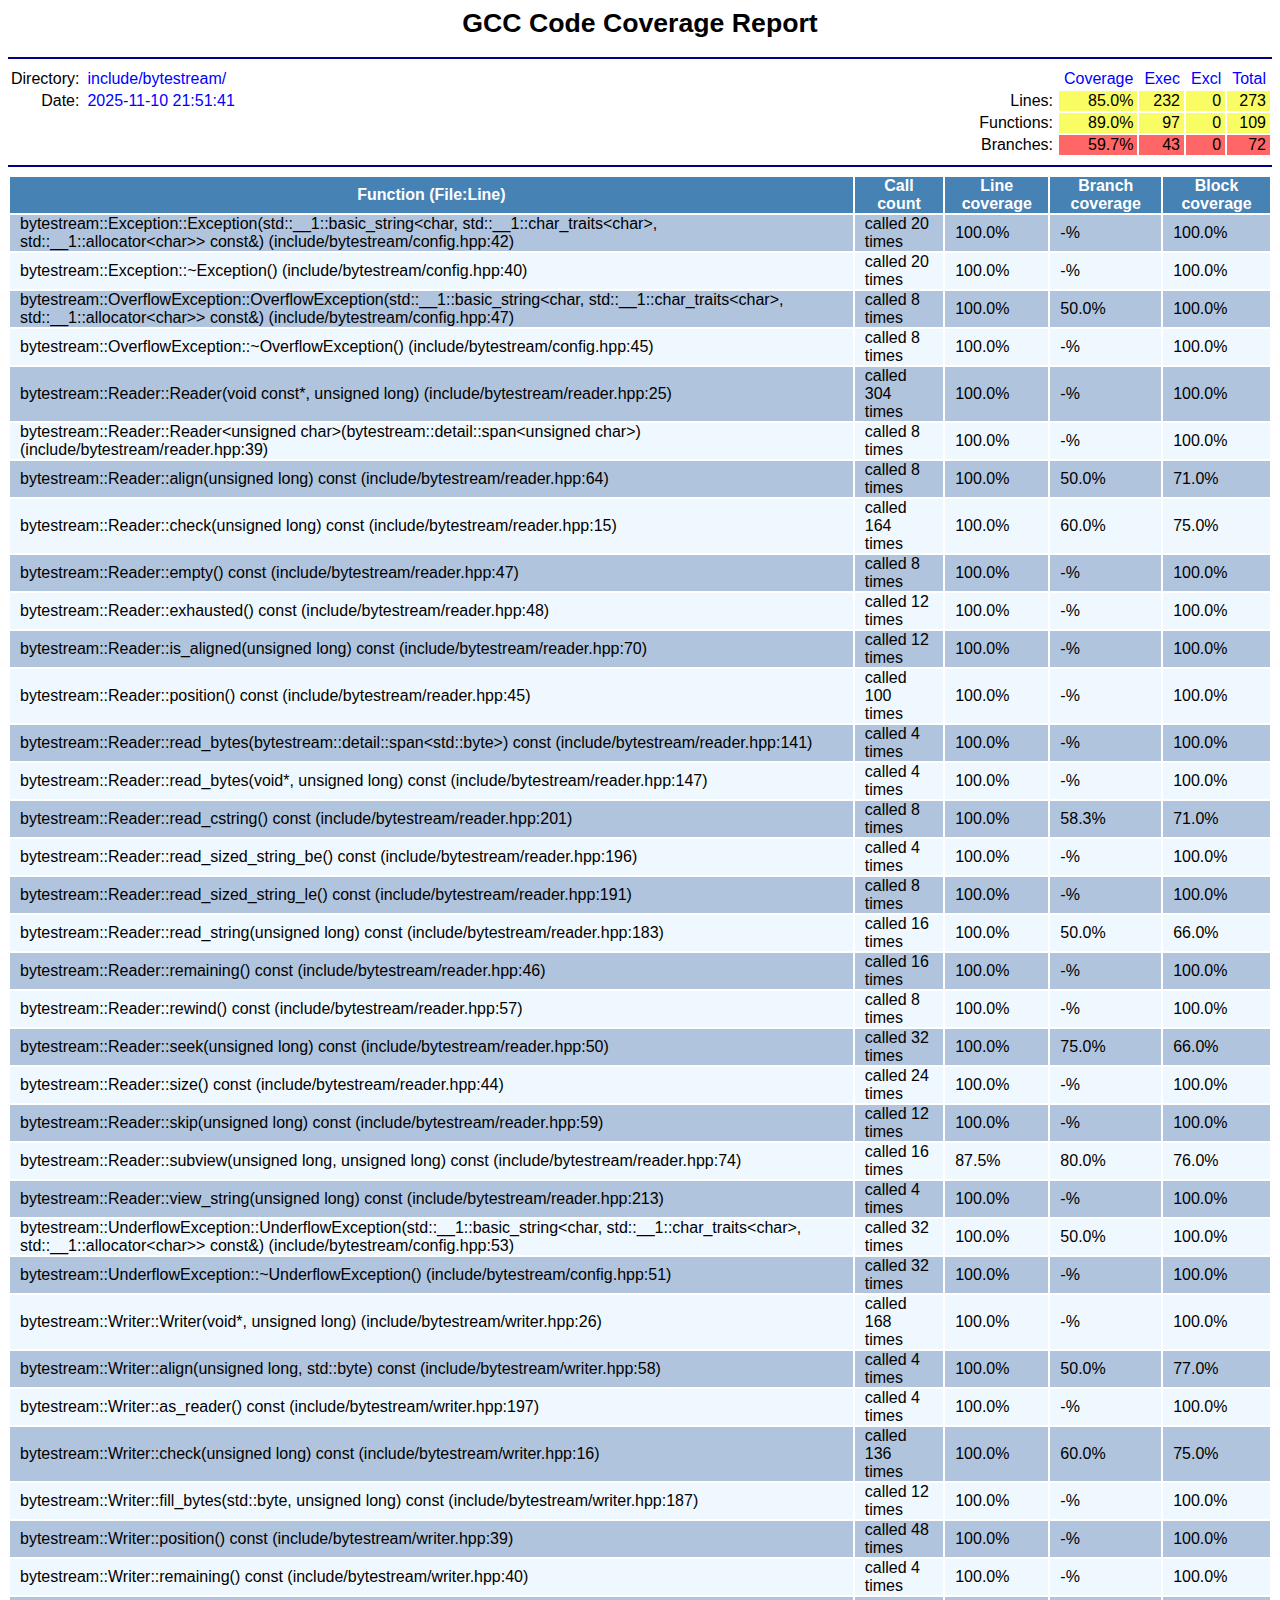
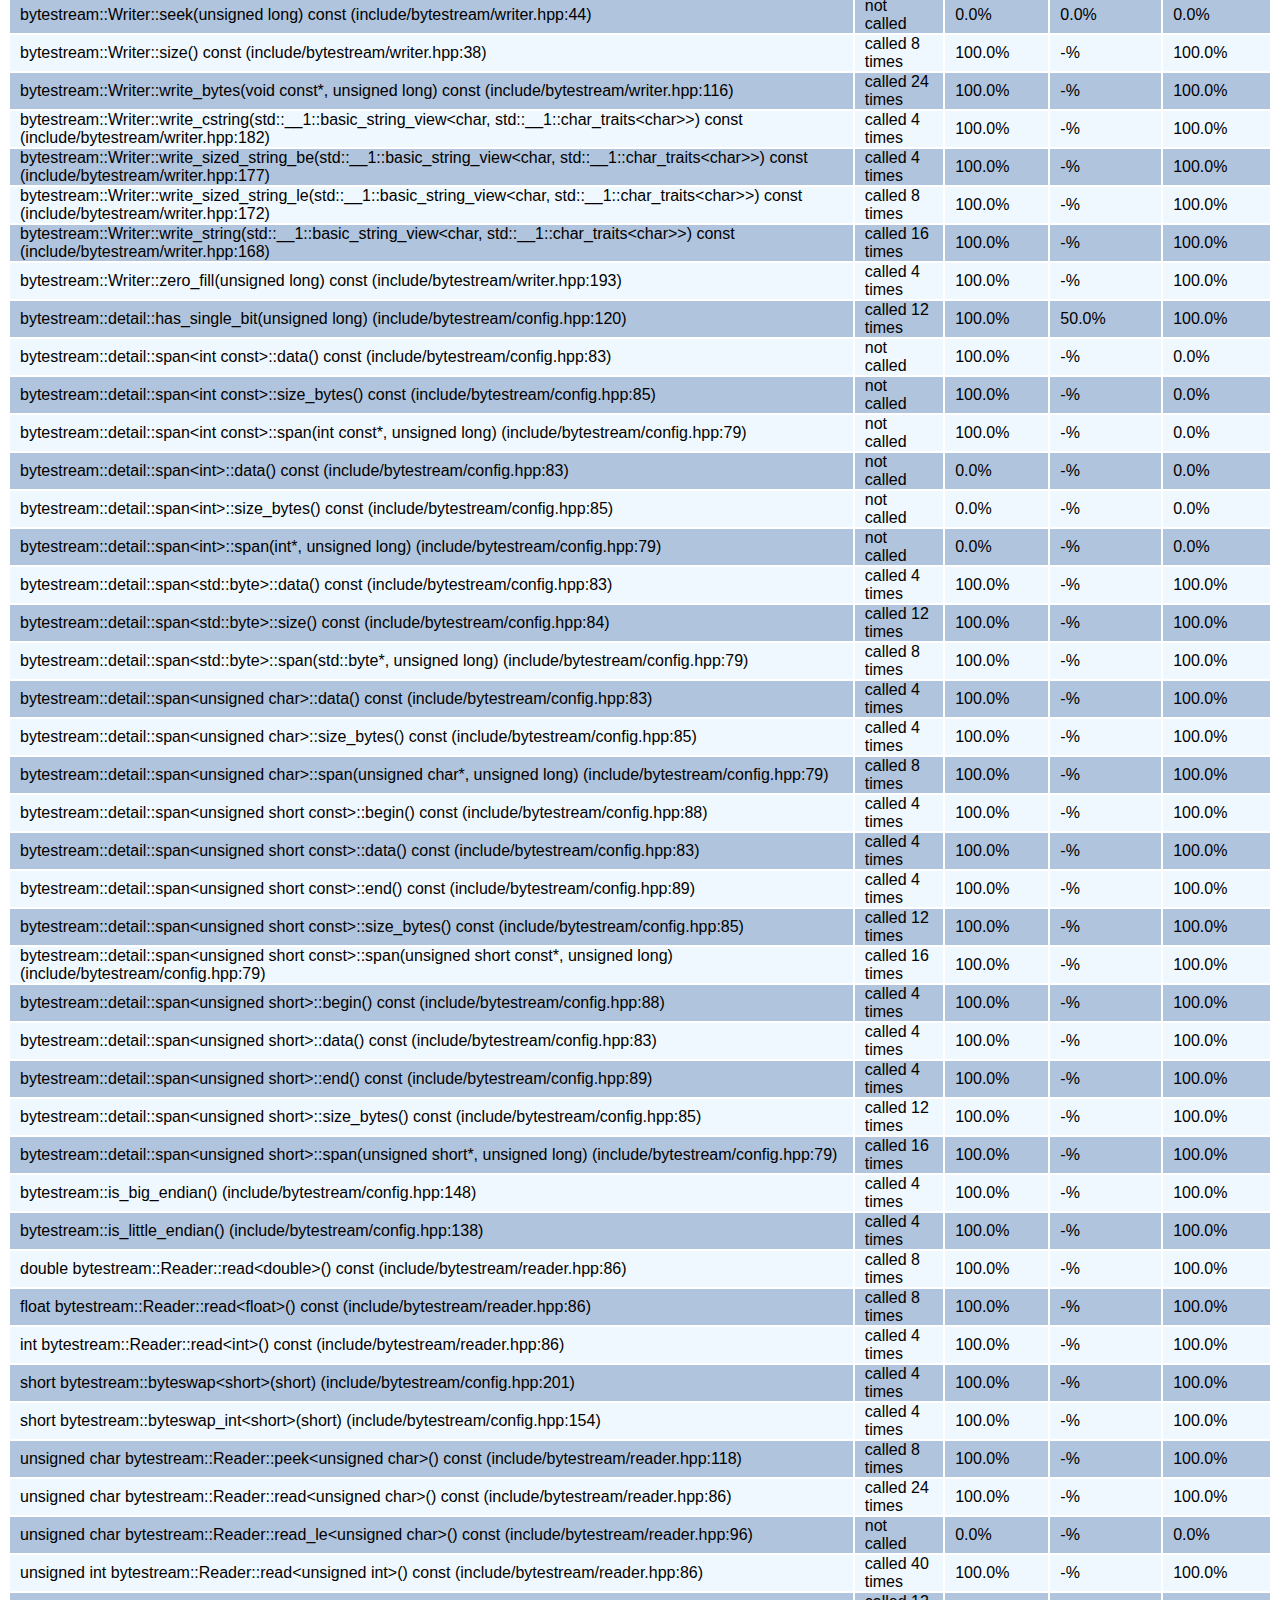
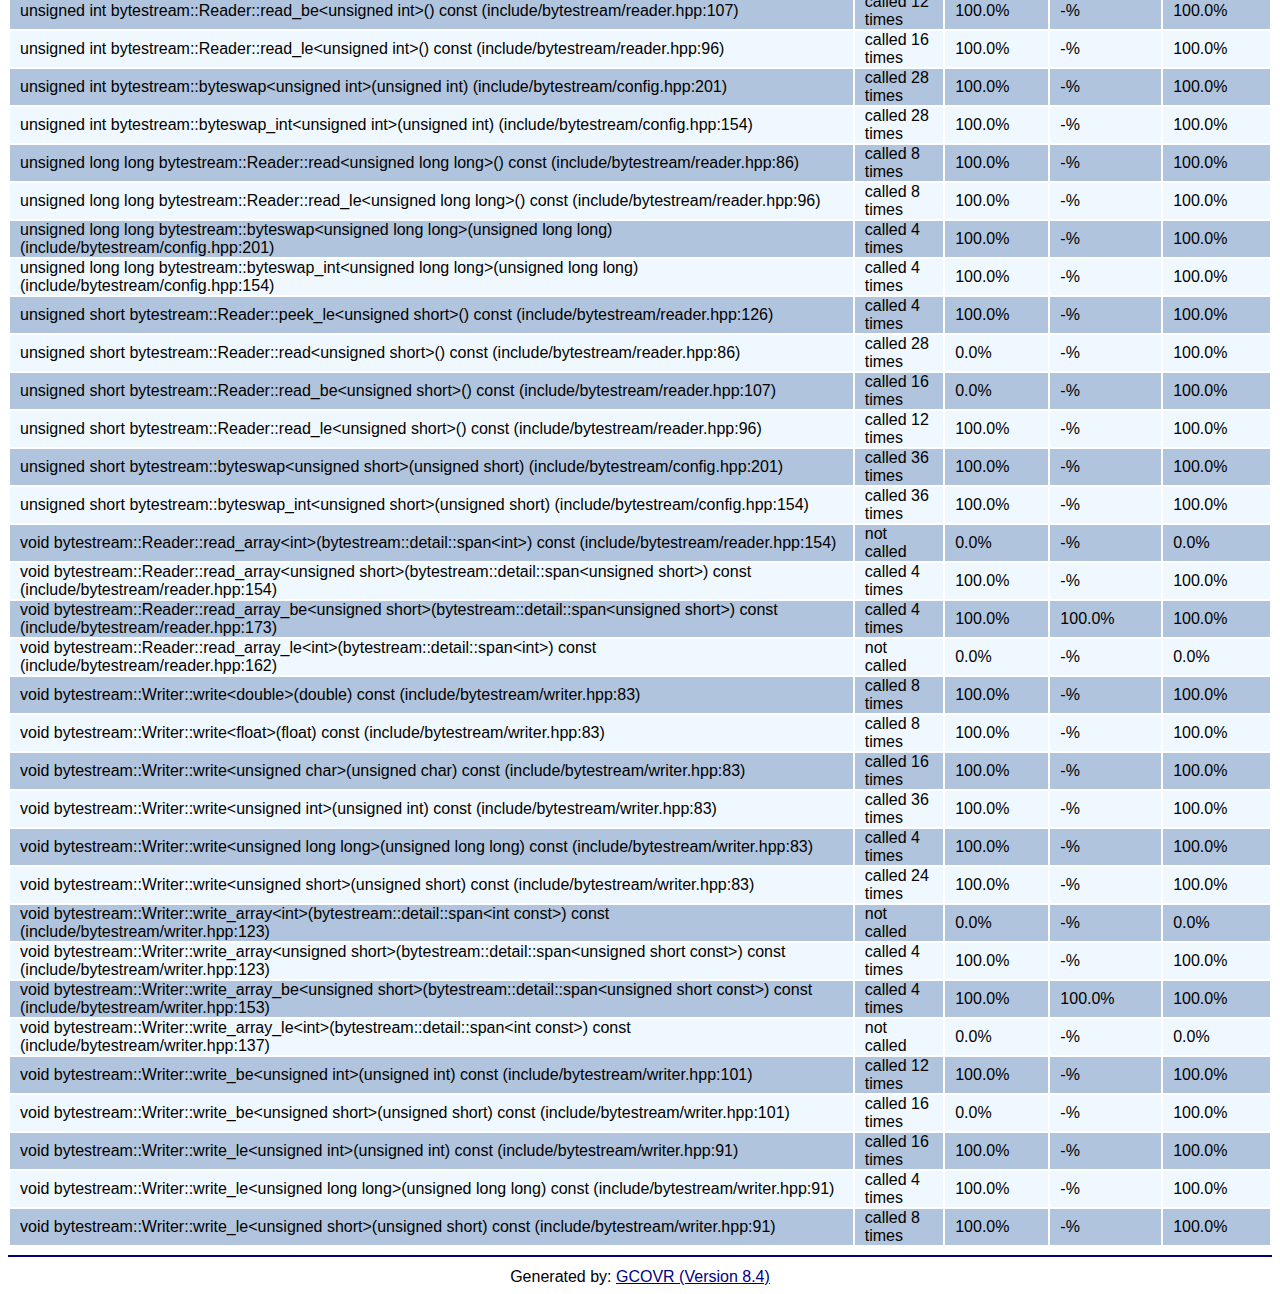
<file: coverage/index.functions.html>
<!DOCTYPE html>
<html class="theme-green">

  <head>
    <meta http-equiv="Content-Type" content="text/html; charset=UTF-8"/>
    <title>Functions - GCC Code Coverage Report</title>
    <meta name="viewport" content="width=device-width, initial-scale=1.0"/>
    <style type="text/css">
:root {
    font-family: sans-serif;
    --tab_size: 4;
}

.theme-green, .theme-blue {
    --unknown_color: lightgray;
    --low_color: #FF6666;
    --medium_color: #F9FD63;
    --partial_covered_color: var(--medium_color);
    --uncovered_color: #FF8C8C;
    --warning_color: orangered;
    --notTakenBranch_color: red;
    --notTakenCondition_color: red;
    --uncheckedDecision_color: darkorange;
    --notTakenDecision_color: red;
    --notInvokedCall_color: red;
    --excluded_color: rgb(255, 241, 229);
}

.theme-green {
    --high_color: #85E485;
    --covered_color: #85E485;
    --takenBranch_color: green;
    --takenCondition_color: green;
    --takenDecision_color: green;
    --invokedCall_color: green;
}

.theme-blue {
    --high_color: #66B4FF;
    --covered_color: #66B4Ff;
    --takenBranch_color: blue;
    --takenCondition_color: blue;
    --takenDecision_color: blue;
    --invokedCall_color: blue;
}

body
{
    color: #000000;
    background-color: #FFFFFF;
}

h1
{
    text-align: center;
    margin: 0;
    padding-bottom: 10px;
    font-size: 20pt;
    font-weight: bold;
}

hr
{
    background-color: navy;
    height: 2px;
    border: 0;
}

/* Link formats: use maroon w/underlines */
a:link
{
    color: navy;
    text-decoration: underline;
}
a:visited
{
    color: maroon;
    text-decoration: underline;
}

/*** Summary formats ***/

.summary
{
    display: flex;
    flex-flow: row wrap;
    max-width: 100%;
    justify-content: flex-start;
}

.summary > table
{
    flex: 1 0 7em;
    border: 0;
}

.summary > :last-child {
    margin-left: auto;
}

table.legend
{
    color: black;
    display: flex;
    flex-flow: row wrap;
    justify-content: flex-start;
}

table.legend th[scope=row]
{
    font-weight: normal;
    text-align: right;
    white-space: nowrap;
}

table.legend td
{
    color: blue;
    text-align: left;
    white-space: nowrap;
    padding-left: 5px;
}

table.legend td.legend
{
    color: black;
    font-size: 80%;
}

table.legend td.warning_text
{
    color: var(--warning_color);
}

table.coverage td,
table.coverage th
{
    text-align: right;
    color: black;
    font-weight: normal;
    white-space: nowrap;
    padding-left: 5px;
    padding-right: 4px;
}

table.coverage td
{
    background-color: LightSteelBlue;
}

table.coverage th[scope=row]
{
    color: black;
    font-weight: normal;
    white-space: nowrap;
}

table.coverage th[scope=col]
{
    color: blue;
    font-weight: normal;
    white-space: nowrap;
}

table.legend span
{
    margin-right: 4px;
    padding: 2px;
}

table.legend span.coverage-unknown,
table.legend span.coverage-none,
table.legend span.coverage-low,
table.legend span.coverage-medium,
table.legend span.coverage-high
{
    padding-left: 3px;
    padding-right: 3px;
}

table.legend span.coverage-unknown,
table.coverage td.coverage-unknown,
table.file-list td.coverage-unknown
{
    background-color: var(--unknown_color) !important;
}

table.legend span.coverage-none,
table.legend span.coverage-low,
table.coverage td.coverage-none,
table.coverage td.coverage-low,
table.file-list td.coverage-none,
table.file-list td.coverage-low
{
    background-color: var(--low_color) !important;
}

table.legend span.coverage-medium,
table.coverage td.coverage-medium,
table.file-list td.coverage-medium
{
    background-color: var(--medium_color) !important;
}

table.legend span.coverage-high,
table.coverage td.coverage-high,
table.file-list td.coverage-high
{
    background-color: var(--high_color) !important;
}
/*** End of Summary formats ***/
/*** Meter formats ***/

/* Common */
meter {
    -moz-appearance: none;

    width: 30vw;
    min-width: 4em;
    max-width: 15em;
    height: 0.75em;
    padding: 0;
    vertical-align: baseline;
    margin-top: 3px;
    /* Outer background for Mozilla */
    background: none;
    background-color: whitesmoke;
}

/* Webkit */

meter::-webkit-meter-bar {
    /* Outer background for Webkit */
    background: none;
    background-color: whitesmoke;
    height: 0.75em;
    border-radius: 0px;
}

meter::-webkit-meter-optimum-value,
meter::-webkit-meter-suboptimum-value,
meter::-webkit-meter-even-less-good-value
{
    /* Inner shadow for Webkit */
    border: solid 1px black;
}

meter.coverage-none::-webkit-meter-optimum-value,
meter.coverage-low::-webkit-meter-optimum-value
{
    background: var(--low_color);
}

meter.coverage-medium::-webkit-meter-optimum-value
{
    background: var(--medium_color);
}

meter.coverage-high::-webkit-meter-optimum-value
{
    background: var(--high_color);
}

/* Mozilla */

meter::-moz-meter-bar
{
    box-sizing: border-box;
}

meter:-moz-meter-optimum::-moz-meter-bar,
meter:-moz-meter-sub-optimum::-moz-meter-bar,
meter:-moz-meter-sub-sub-optimum::-moz-meter-bar
{
    /* Inner shadow for Mozilla */
    border: solid 1px black;
}

meter.coverage-none:-moz-meter-optimum::-moz-meter-bar,
meter.coverage-low:-moz-meter-optimum::-moz-meter-bar
{
    background: var(--low_color);
}

meter.coverage-medium:-moz-meter-optimum::-moz-meter-bar
{
    background: var(--medium_color);
}

meter.coverage-high:-moz-meter-optimum::-moz-meter-bar
{
    background: var(--high_color);
}

/*** End of Meter formats ***/
.file-list td, .file-list th {
    padding: 0 10px;
    font-weight: bold;
}

.file-list th[scope^=col]
{
    text-align: center;
    color: white;
    background-color: SteelBlue;
    font-size: 120%;
}

.file-list th[scope=row]
{
    text-align: left;
    color: black;
    font-family: monospace;
    font-weight: bold;
    font-size: 110%;
}

.file-list tr > td,
.file-list tr > th {
    background: aliceblue;
}

.file-list tr:nth-child(even) > td,
.file-list tr:nth-child(even) > th {
    background: LightSteelBlue
}

.file-list tr:hover > td,
.file-list tr:hover > th[scope=row]
{
    background-color: #ddd;
}
td.CoverValue
{
    text-align: right;
    white-space: nowrap;
}

td.coveredLine,
span.coveredLine
{
    background-color: var(--covered_color) !important;
}

td.partialCoveredLine,
span.partialCoveredLine
{
    background-color: var(--partial_covered_color) !important;
}

td.uncoveredLine,
span.uncoveredLine
{
    background-color: var(--uncovered_color) !important;
}

td.excludedLine,
span.excludedLine
{
    background-color: var(--excluded_color) !important;
}

.linebranch, .linecondition, .linedecision, .linecall, .linecount, .lineblockids
{
    font-family: monospace;
    border-right: 1px gray solid;
    background-color: lightgray;
    white-space: nowrap;
}
.linebranch, .linecondition, .linedecision, .linecall
{
    text-align: left;
}
.linecount
{
    text-align: right;
}

.linebranchDetails, .lineconditionDetails, .linedecisionDetails, .linecallDetails
{
    position: relative;
}

.linebranchSummary, .lineconditionSummary, .linedecisionSummary, .linecallSummary
{
    cursor: help;
    white-space: nowrap;
}

.linebranchContents, .lineconditionContents, .linedecisionContents, .linecallContents
{
    font-family: monospace;
    font-size: medium;
    text-align: left;
    white-space: nowrap;
    position: absolute;
    padding: 1em;
    background: white;
    border: solid gray 1px;
    box-shadow: 5px 5px 10px gray;
    z-index: 1; /* show in front of the table entries */
}

.functionName
{
    font-style: italic !important;
    font-weight: bolder !important;
}

.excludedBranch
{
    color: var(--takenBranch_color) !important;
}

.takenBranch
{
    color: var(--takenBranch_color) !important;
}

.notTakenBranch
{
    color: var(--notTakenBranch_color) !important;
}

.excludedCondition
{
    color: var(--takenCondition_color) !important;
}

.takenCondition
{
    color: var(--takenCondition_color) !important;
}

.notTakenCondition
{
    color: var(--notTakenCondition_color) !important;
}

.takenDecision
{
    color: var(--takenDecision_color) !important;
}

.notTakenDecision
{
    color: var(--notTakenDecision_color) !important;
}

.uncheckedDecision
{
    color: var(--uncheckedDecision_color) !important;
}

.excludedCall
{
    color: var(--invokedCall_color) !important;
}

.invokedCall
{
    color: var(--invokedCall_color) !important;
}

.notInvokedCall
{
    color: var(--notInvokedCall_color) !important;
}

.src
{
    padding-left: 12px;
    text-align: left;

    font-family: monospace;
    white-space: pre;

    tab-size: var(--tab_size);
    -moz-tab-size: var(--tab_size);
}

span.takenBranch,
span.notTakenBranch,
span.takenDecision,
span.notTakenDecision,
span.uncheckedDecision
{
    font-family: monospace;
    font-weight: bold;
}

pre
{
    height : 15px;
    margin-top: 0;
    margin-bottom: 0;
}

.listOfFunctions td, .listOfFunctions th {
    padding: 0 10px;
}
.listOfFunctions th
{
    text-align: center;
    color: white;
    background-color: SteelBlue;
}
.listOfFunctions tr > td {
    background: aliceblue;
}
.listOfFunctions tr:nth-child(even) > td {
    background: LightSteelBlue
}
.listOfFunctions tr:hover > td
{
    background-color: #ddd;
}
.listOfFunctions tr > td > a
{
    text-decoration: none;
    color: inherit;
}

.source-line
{
    height : 15px;
    margin-top: 0;
    margin-bottom: 0;
}

.lineno
{
    background-color: #EFE383;
    border-right: 1px solid #BBB15F;
    text-align: right;
    unicode-bidi: embed;
    font-family: monospace;
    white-space: pre;
}

.lineno > a
{
    text-decoration: none;
    color: inherit;
}

.file-list
{
    margin: 1em auto;
    border: 0;
    border-spacing: 1px;
}

.file-source table
{
    border-spacing: 0;
}

.file-source table td,
.file-source table th
{
    padding: 1px 10px;
}

.file-source table th
{
    font-family: monospace;
    font-weight: bold;
}

.file-source table td:last-child
{
    width: 100%;
}
footer
{
    text-align: center;
    padding-top: 3px;
}

/* pygments syntax highlighting */
pre { line-height: 125%; }
td.linenos .normal { color: inherit; background-color: transparent; padding-left: 5px; padding-right: 5px; }
span.linenos { color: inherit; background-color: transparent; padding-left: 5px; padding-right: 5px; }
td.linenos .special { color: #000000; background-color: #ffffc0; padding-left: 5px; padding-right: 5px; }
span.linenos.special { color: #000000; background-color: #ffffc0; padding-left: 5px; padding-right: 5px; }
.hll { background-color: #ffffcc }
.c { color: #3D7B7B; font-style: italic } /* Comment */
.err { border: 1px solid #F00 } /* Error */
.k { color: #008000; font-weight: bold } /* Keyword */
.o { color: #666 } /* Operator */
.ch { color: #3D7B7B; font-style: italic } /* Comment.Hashbang */
.cm { color: #3D7B7B; font-style: italic } /* Comment.Multiline */
.cp { color: #9C6500 } /* Comment.Preproc */
.cpf { color: #3D7B7B; font-style: italic } /* Comment.PreprocFile */
.c1 { color: #3D7B7B; font-style: italic } /* Comment.Single */
.cs { color: #3D7B7B; font-weight: bold; font-style: italic } /* Comment.Special */
.gd { color: #A00000 } /* Generic.Deleted */
.ge { font-style: italic } /* Generic.Emph */
.ges { font-weight: bold; font-style: italic } /* Generic.EmphStrong */
.gr { color: #E40000 } /* Generic.Error */
.gh { color: #000080; font-weight: bold } /* Generic.Heading */
.gi { color: #008400 } /* Generic.Inserted */
.go { color: #717171 } /* Generic.Output */
.gp { color: #000080; font-weight: bold } /* Generic.Prompt */
.gs { font-weight: bold } /* Generic.Strong */
.gu { color: #800080; font-weight: bold } /* Generic.Subheading */
.gt { color: #04D } /* Generic.Traceback */
.kc { color: #008000; font-weight: bold } /* Keyword.Constant */
.kd { color: #008000; font-weight: bold } /* Keyword.Declaration */
.kn { color: #008000; font-weight: bold } /* Keyword.Namespace */
.kp { color: #008000 } /* Keyword.Pseudo */
.kr { color: #008000; font-weight: bold } /* Keyword.Reserved */
.kt { color: #B00040 } /* Keyword.Type */
.m { color: #666 } /* Literal.Number */
.s { color: #BA2121 } /* Literal.String */
.na { color: #687822 } /* Name.Attribute */
.nb { color: #008000 } /* Name.Builtin */
.nc { color: #00F; font-weight: bold } /* Name.Class */
.no { color: #800 } /* Name.Constant */
.nd { color: #A2F } /* Name.Decorator */
.ni { color: #717171; font-weight: bold } /* Name.Entity */
.ne { color: #CB3F38; font-weight: bold } /* Name.Exception */
.nf { color: #00F } /* Name.Function */
.nl { color: #767600 } /* Name.Label */
.nn { color: #00F; font-weight: bold } /* Name.Namespace */
.nt { color: #008000; font-weight: bold } /* Name.Tag */
.nv { color: #19177C } /* Name.Variable */
.ow { color: #A2F; font-weight: bold } /* Operator.Word */
.w { color: #BBB } /* Text.Whitespace */
.mb { color: #666 } /* Literal.Number.Bin */
.mf { color: #666 } /* Literal.Number.Float */
.mh { color: #666 } /* Literal.Number.Hex */
.mi { color: #666 } /* Literal.Number.Integer */
.mo { color: #666 } /* Literal.Number.Oct */
.sa { color: #BA2121 } /* Literal.String.Affix */
.sb { color: #BA2121 } /* Literal.String.Backtick */
.sc { color: #BA2121 } /* Literal.String.Char */
.dl { color: #BA2121 } /* Literal.String.Delimiter */
.sd { color: #BA2121; font-style: italic } /* Literal.String.Doc */
.s2 { color: #BA2121 } /* Literal.String.Double */
.se { color: #AA5D1F; font-weight: bold } /* Literal.String.Escape */
.sh { color: #BA2121 } /* Literal.String.Heredoc */
.si { color: #A45A77; font-weight: bold } /* Literal.String.Interpol */
.sx { color: #008000 } /* Literal.String.Other */
.sr { color: #A45A77 } /* Literal.String.Regex */
.s1 { color: #BA2121 } /* Literal.String.Single */
.ss { color: #19177C } /* Literal.String.Symbol */
.bp { color: #008000 } /* Name.Builtin.Pseudo */
.fm { color: #00F } /* Name.Function.Magic */
.vc { color: #19177C } /* Name.Variable.Class */
.vg { color: #19177C } /* Name.Variable.Global */
.vi { color: #19177C } /* Name.Variable.Instance */
.vm { color: #19177C } /* Name.Variable.Magic */
.il { color: #666 } /* Literal.Number.Integer.Long */
    </style>
  </head>

  <body>

    <header>
      <h1>GCC Code Coverage Report</h1>
      <hr/>
      <div class="summary">
<div>
  <table class="legend">
    <tr>
      <th scope="row">Directory:</th>
      <td>include/bytestream/</td>
    </tr>
    <tr>
      <th scope="row">Date:</th>
      <td>2025-11-10 21:51:41</td>
    </tr>
  </table>
</div>

<div>
  <table class="coverage">
    <tr>
      <th></th>
      <th scope="col">Coverage</th>
      <th scope="col">Exec</th>
      <th scope="col">Excl</th>
      <th scope="col">Total</th>
    </tr>
    <tr>
      <th scope="row">Lines:</th>
      <td class="coverage-medium">85.0%</td>
      <td class="coverage-medium">232</td>
      <td class="coverage-medium">0</td>
      <td class="coverage-medium">273</td>
    </tr>
    <tr>
      <th scope="row">Functions:</th>
      <td class="coverage-medium">89.0%</td>
      <td class="coverage-medium">97</td>
      <td class="coverage-medium">0</td>
      <td class="coverage-medium">109</td>
    </tr>
    <tr>
      <th scope="row">Branches:</th>
      <td class="coverage-low">59.7%</td>
      <td class="coverage-low">43</td>
      <td class="coverage-low">0</td>
      <td class="coverage-low">72</td>
    </tr>
  </table>
</div>
      </div>
      <hr/>
    </header>
    <nav>
    </nav>
    <main>
<table class="listOfFunctions">
  <tr>
    <th>Function (File:Line)</th>
    <th>Call count</th>
    <th>Line coverage</th>
    <th>Branch coverage</th>
    <th>Block coverage</th>
  </tr>
  <tr><td><a href="index.config.hpp.a8fbc7efd0a09335d391e56f52042fe2.html#l42">bytestream::Exception::Exception(std::__1::basic_string&lt;char, std::__1::char_traits&lt;char&gt;, std::__1::allocator&lt;char&gt;&gt; const&amp;) (include/bytestream/config.hpp:42)</a></td><td>called 20 times</td><td>100.0%</td><td>-%</td><td>100.0%</td></tr>
  <tr><td><a href="index.config.hpp.a8fbc7efd0a09335d391e56f52042fe2.html#l40">bytestream::Exception::~Exception() (include/bytestream/config.hpp:40)</a></td><td>called 20 times</td><td>100.0%</td><td>-%</td><td>100.0%</td></tr>
  <tr><td><a href="index.config.hpp.a8fbc7efd0a09335d391e56f52042fe2.html#l47">bytestream::OverflowException::OverflowException(std::__1::basic_string&lt;char, std::__1::char_traits&lt;char&gt;, std::__1::allocator&lt;char&gt;&gt; const&amp;) (include/bytestream/config.hpp:47)</a></td><td>called 8 times</td><td>100.0%</td><td>50.0%</td><td>100.0%</td></tr>
  <tr><td><a href="index.config.hpp.a8fbc7efd0a09335d391e56f52042fe2.html#l45">bytestream::OverflowException::~OverflowException() (include/bytestream/config.hpp:45)</a></td><td>called 8 times</td><td>100.0%</td><td>-%</td><td>100.0%</td></tr>
  <tr><td><a href="index.reader.hpp.381a1453b1bb1efb8dc49e0cb97b84c4.html#l25">bytestream::Reader::Reader(void const*, unsigned long) (include/bytestream/reader.hpp:25)</a></td><td>called 304 times</td><td>100.0%</td><td>-%</td><td>100.0%</td></tr>
  <tr><td><a href="index.reader.hpp.381a1453b1bb1efb8dc49e0cb97b84c4.html#l39">bytestream::Reader::Reader&lt;unsigned char&gt;(bytestream::detail::span&lt;unsigned char&gt;) (include/bytestream/reader.hpp:39)</a></td><td>called 8 times</td><td>100.0%</td><td>-%</td><td>100.0%</td></tr>
  <tr><td><a href="index.reader.hpp.381a1453b1bb1efb8dc49e0cb97b84c4.html#l64">bytestream::Reader::align(unsigned long) const (include/bytestream/reader.hpp:64)</a></td><td>called 8 times</td><td>100.0%</td><td>50.0%</td><td>71.0%</td></tr>
  <tr><td><a href="index.reader.hpp.381a1453b1bb1efb8dc49e0cb97b84c4.html#l15">bytestream::Reader::check(unsigned long) const (include/bytestream/reader.hpp:15)</a></td><td>called 164 times</td><td>100.0%</td><td>60.0%</td><td>75.0%</td></tr>
  <tr><td><a href="index.reader.hpp.381a1453b1bb1efb8dc49e0cb97b84c4.html#l47">bytestream::Reader::empty() const (include/bytestream/reader.hpp:47)</a></td><td>called 8 times</td><td>100.0%</td><td>-%</td><td>100.0%</td></tr>
  <tr><td><a href="index.reader.hpp.381a1453b1bb1efb8dc49e0cb97b84c4.html#l48">bytestream::Reader::exhausted() const (include/bytestream/reader.hpp:48)</a></td><td>called 12 times</td><td>100.0%</td><td>-%</td><td>100.0%</td></tr>
  <tr><td><a href="index.reader.hpp.381a1453b1bb1efb8dc49e0cb97b84c4.html#l70">bytestream::Reader::is_aligned(unsigned long) const (include/bytestream/reader.hpp:70)</a></td><td>called 12 times</td><td>100.0%</td><td>-%</td><td>100.0%</td></tr>
  <tr><td><a href="index.reader.hpp.381a1453b1bb1efb8dc49e0cb97b84c4.html#l45">bytestream::Reader::position() const (include/bytestream/reader.hpp:45)</a></td><td>called 100 times</td><td>100.0%</td><td>-%</td><td>100.0%</td></tr>
  <tr><td><a href="index.reader.hpp.381a1453b1bb1efb8dc49e0cb97b84c4.html#l141">bytestream::Reader::read_bytes(bytestream::detail::span&lt;std::byte&gt;) const (include/bytestream/reader.hpp:141)</a></td><td>called 4 times</td><td>100.0%</td><td>-%</td><td>100.0%</td></tr>
  <tr><td><a href="index.reader.hpp.381a1453b1bb1efb8dc49e0cb97b84c4.html#l147">bytestream::Reader::read_bytes(void*, unsigned long) const (include/bytestream/reader.hpp:147)</a></td><td>called 4 times</td><td>100.0%</td><td>-%</td><td>100.0%</td></tr>
  <tr><td><a href="index.reader.hpp.381a1453b1bb1efb8dc49e0cb97b84c4.html#l201">bytestream::Reader::read_cstring() const (include/bytestream/reader.hpp:201)</a></td><td>called 8 times</td><td>100.0%</td><td>58.3%</td><td>71.0%</td></tr>
  <tr><td><a href="index.reader.hpp.381a1453b1bb1efb8dc49e0cb97b84c4.html#l196">bytestream::Reader::read_sized_string_be() const (include/bytestream/reader.hpp:196)</a></td><td>called 4 times</td><td>100.0%</td><td>-%</td><td>100.0%</td></tr>
  <tr><td><a href="index.reader.hpp.381a1453b1bb1efb8dc49e0cb97b84c4.html#l191">bytestream::Reader::read_sized_string_le() const (include/bytestream/reader.hpp:191)</a></td><td>called 8 times</td><td>100.0%</td><td>-%</td><td>100.0%</td></tr>
  <tr><td><a href="index.reader.hpp.381a1453b1bb1efb8dc49e0cb97b84c4.html#l183">bytestream::Reader::read_string(unsigned long) const (include/bytestream/reader.hpp:183)</a></td><td>called 16 times</td><td>100.0%</td><td>50.0%</td><td>66.0%</td></tr>
  <tr><td><a href="index.reader.hpp.381a1453b1bb1efb8dc49e0cb97b84c4.html#l46">bytestream::Reader::remaining() const (include/bytestream/reader.hpp:46)</a></td><td>called 16 times</td><td>100.0%</td><td>-%</td><td>100.0%</td></tr>
  <tr><td><a href="index.reader.hpp.381a1453b1bb1efb8dc49e0cb97b84c4.html#l57">bytestream::Reader::rewind() const (include/bytestream/reader.hpp:57)</a></td><td>called 8 times</td><td>100.0%</td><td>-%</td><td>100.0%</td></tr>
  <tr><td><a href="index.reader.hpp.381a1453b1bb1efb8dc49e0cb97b84c4.html#l50">bytestream::Reader::seek(unsigned long) const (include/bytestream/reader.hpp:50)</a></td><td>called 32 times</td><td>100.0%</td><td>75.0%</td><td>66.0%</td></tr>
  <tr><td><a href="index.reader.hpp.381a1453b1bb1efb8dc49e0cb97b84c4.html#l44">bytestream::Reader::size() const (include/bytestream/reader.hpp:44)</a></td><td>called 24 times</td><td>100.0%</td><td>-%</td><td>100.0%</td></tr>
  <tr><td><a href="index.reader.hpp.381a1453b1bb1efb8dc49e0cb97b84c4.html#l59">bytestream::Reader::skip(unsigned long) const (include/bytestream/reader.hpp:59)</a></td><td>called 12 times</td><td>100.0%</td><td>-%</td><td>100.0%</td></tr>
  <tr><td><a href="index.reader.hpp.381a1453b1bb1efb8dc49e0cb97b84c4.html#l74">bytestream::Reader::subview(unsigned long, unsigned long) const (include/bytestream/reader.hpp:74)</a></td><td>called 16 times</td><td>87.5%</td><td>80.0%</td><td>76.0%</td></tr>
  <tr><td><a href="index.reader.hpp.381a1453b1bb1efb8dc49e0cb97b84c4.html#l213">bytestream::Reader::view_string(unsigned long) const (include/bytestream/reader.hpp:213)</a></td><td>called 4 times</td><td>100.0%</td><td>-%</td><td>100.0%</td></tr>
  <tr><td><a href="index.config.hpp.a8fbc7efd0a09335d391e56f52042fe2.html#l53">bytestream::UnderflowException::UnderflowException(std::__1::basic_string&lt;char, std::__1::char_traits&lt;char&gt;, std::__1::allocator&lt;char&gt;&gt; const&amp;) (include/bytestream/config.hpp:53)</a></td><td>called 32 times</td><td>100.0%</td><td>50.0%</td><td>100.0%</td></tr>
  <tr><td><a href="index.config.hpp.a8fbc7efd0a09335d391e56f52042fe2.html#l51">bytestream::UnderflowException::~UnderflowException() (include/bytestream/config.hpp:51)</a></td><td>called 32 times</td><td>100.0%</td><td>-%</td><td>100.0%</td></tr>
  <tr><td><a href="index.writer.hpp.3cf8281117978225bf3e4e0d2aefc5e9.html#l26">bytestream::Writer::Writer(void*, unsigned long) (include/bytestream/writer.hpp:26)</a></td><td>called 168 times</td><td>100.0%</td><td>-%</td><td>100.0%</td></tr>
  <tr><td><a href="index.writer.hpp.3cf8281117978225bf3e4e0d2aefc5e9.html#l58">bytestream::Writer::align(unsigned long, std::byte) const (include/bytestream/writer.hpp:58)</a></td><td>called 4 times</td><td>100.0%</td><td>50.0%</td><td>77.0%</td></tr>
  <tr><td><a href="index.writer.hpp.3cf8281117978225bf3e4e0d2aefc5e9.html#l197">bytestream::Writer::as_reader() const (include/bytestream/writer.hpp:197)</a></td><td>called 4 times</td><td>100.0%</td><td>-%</td><td>100.0%</td></tr>
  <tr><td><a href="index.writer.hpp.3cf8281117978225bf3e4e0d2aefc5e9.html#l16">bytestream::Writer::check(unsigned long) const (include/bytestream/writer.hpp:16)</a></td><td>called 136 times</td><td>100.0%</td><td>60.0%</td><td>75.0%</td></tr>
  <tr><td><a href="index.writer.hpp.3cf8281117978225bf3e4e0d2aefc5e9.html#l187">bytestream::Writer::fill_bytes(std::byte, unsigned long) const (include/bytestream/writer.hpp:187)</a></td><td>called 12 times</td><td>100.0%</td><td>-%</td><td>100.0%</td></tr>
  <tr><td><a href="index.writer.hpp.3cf8281117978225bf3e4e0d2aefc5e9.html#l39">bytestream::Writer::position() const (include/bytestream/writer.hpp:39)</a></td><td>called 48 times</td><td>100.0%</td><td>-%</td><td>100.0%</td></tr>
  <tr><td><a href="index.writer.hpp.3cf8281117978225bf3e4e0d2aefc5e9.html#l40">bytestream::Writer::remaining() const (include/bytestream/writer.hpp:40)</a></td><td>called 4 times</td><td>100.0%</td><td>-%</td><td>100.0%</td></tr>
  <tr><td><a href="index.writer.hpp.3cf8281117978225bf3e4e0d2aefc5e9.html#l44">bytestream::Writer::seek(unsigned long) const (include/bytestream/writer.hpp:44)</a></td><td>not called</td><td>0.0%</td><td>0.0%</td><td>0.0%</td></tr>
  <tr><td><a href="index.writer.hpp.3cf8281117978225bf3e4e0d2aefc5e9.html#l38">bytestream::Writer::size() const (include/bytestream/writer.hpp:38)</a></td><td>called 8 times</td><td>100.0%</td><td>-%</td><td>100.0%</td></tr>
  <tr><td><a href="index.writer.hpp.3cf8281117978225bf3e4e0d2aefc5e9.html#l116">bytestream::Writer::write_bytes(void const*, unsigned long) const (include/bytestream/writer.hpp:116)</a></td><td>called 24 times</td><td>100.0%</td><td>-%</td><td>100.0%</td></tr>
  <tr><td><a href="index.writer.hpp.3cf8281117978225bf3e4e0d2aefc5e9.html#l182">bytestream::Writer::write_cstring(std::__1::basic_string_view&lt;char, std::__1::char_traits&lt;char&gt;&gt;) const (include/bytestream/writer.hpp:182)</a></td><td>called 4 times</td><td>100.0%</td><td>-%</td><td>100.0%</td></tr>
  <tr><td><a href="index.writer.hpp.3cf8281117978225bf3e4e0d2aefc5e9.html#l177">bytestream::Writer::write_sized_string_be(std::__1::basic_string_view&lt;char, std::__1::char_traits&lt;char&gt;&gt;) const (include/bytestream/writer.hpp:177)</a></td><td>called 4 times</td><td>100.0%</td><td>-%</td><td>100.0%</td></tr>
  <tr><td><a href="index.writer.hpp.3cf8281117978225bf3e4e0d2aefc5e9.html#l172">bytestream::Writer::write_sized_string_le(std::__1::basic_string_view&lt;char, std::__1::char_traits&lt;char&gt;&gt;) const (include/bytestream/writer.hpp:172)</a></td><td>called 8 times</td><td>100.0%</td><td>-%</td><td>100.0%</td></tr>
  <tr><td><a href="index.writer.hpp.3cf8281117978225bf3e4e0d2aefc5e9.html#l168">bytestream::Writer::write_string(std::__1::basic_string_view&lt;char, std::__1::char_traits&lt;char&gt;&gt;) const (include/bytestream/writer.hpp:168)</a></td><td>called 16 times</td><td>100.0%</td><td>-%</td><td>100.0%</td></tr>
  <tr><td><a href="index.writer.hpp.3cf8281117978225bf3e4e0d2aefc5e9.html#l193">bytestream::Writer::zero_fill(unsigned long) const (include/bytestream/writer.hpp:193)</a></td><td>called 4 times</td><td>100.0%</td><td>-%</td><td>100.0%</td></tr>
  <tr><td><a href="index.config.hpp.a8fbc7efd0a09335d391e56f52042fe2.html#l120">bytestream::detail::has_single_bit(unsigned long) (include/bytestream/config.hpp:120)</a></td><td>called 12 times</td><td>100.0%</td><td>50.0%</td><td>100.0%</td></tr>
  <tr><td><a href="index.config.hpp.a8fbc7efd0a09335d391e56f52042fe2.html#l83">bytestream::detail::span&lt;int const&gt;::data() const (include/bytestream/config.hpp:83)</a></td><td>not called</td><td>100.0%</td><td>-%</td><td>0.0%</td></tr>
  <tr><td><a href="index.config.hpp.a8fbc7efd0a09335d391e56f52042fe2.html#l85">bytestream::detail::span&lt;int const&gt;::size_bytes() const (include/bytestream/config.hpp:85)</a></td><td>not called</td><td>100.0%</td><td>-%</td><td>0.0%</td></tr>
  <tr><td><a href="index.config.hpp.a8fbc7efd0a09335d391e56f52042fe2.html#l79">bytestream::detail::span&lt;int const&gt;::span(int const*, unsigned long) (include/bytestream/config.hpp:79)</a></td><td>not called</td><td>100.0%</td><td>-%</td><td>0.0%</td></tr>
  <tr><td><a href="index.config.hpp.a8fbc7efd0a09335d391e56f52042fe2.html#l83">bytestream::detail::span&lt;int&gt;::data() const (include/bytestream/config.hpp:83)</a></td><td>not called</td><td>0.0%</td><td>-%</td><td>0.0%</td></tr>
  <tr><td><a href="index.config.hpp.a8fbc7efd0a09335d391e56f52042fe2.html#l85">bytestream::detail::span&lt;int&gt;::size_bytes() const (include/bytestream/config.hpp:85)</a></td><td>not called</td><td>0.0%</td><td>-%</td><td>0.0%</td></tr>
  <tr><td><a href="index.config.hpp.a8fbc7efd0a09335d391e56f52042fe2.html#l79">bytestream::detail::span&lt;int&gt;::span(int*, unsigned long) (include/bytestream/config.hpp:79)</a></td><td>not called</td><td>0.0%</td><td>-%</td><td>0.0%</td></tr>
  <tr><td><a href="index.config.hpp.a8fbc7efd0a09335d391e56f52042fe2.html#l83">bytestream::detail::span&lt;std::byte&gt;::data() const (include/bytestream/config.hpp:83)</a></td><td>called 4 times</td><td>100.0%</td><td>-%</td><td>100.0%</td></tr>
  <tr><td><a href="index.config.hpp.a8fbc7efd0a09335d391e56f52042fe2.html#l84">bytestream::detail::span&lt;std::byte&gt;::size() const (include/bytestream/config.hpp:84)</a></td><td>called 12 times</td><td>100.0%</td><td>-%</td><td>100.0%</td></tr>
  <tr><td><a href="index.config.hpp.a8fbc7efd0a09335d391e56f52042fe2.html#l79">bytestream::detail::span&lt;std::byte&gt;::span(std::byte*, unsigned long) (include/bytestream/config.hpp:79)</a></td><td>called 8 times</td><td>100.0%</td><td>-%</td><td>100.0%</td></tr>
  <tr><td><a href="index.config.hpp.a8fbc7efd0a09335d391e56f52042fe2.html#l83">bytestream::detail::span&lt;unsigned char&gt;::data() const (include/bytestream/config.hpp:83)</a></td><td>called 4 times</td><td>100.0%</td><td>-%</td><td>100.0%</td></tr>
  <tr><td><a href="index.config.hpp.a8fbc7efd0a09335d391e56f52042fe2.html#l85">bytestream::detail::span&lt;unsigned char&gt;::size_bytes() const (include/bytestream/config.hpp:85)</a></td><td>called 4 times</td><td>100.0%</td><td>-%</td><td>100.0%</td></tr>
  <tr><td><a href="index.config.hpp.a8fbc7efd0a09335d391e56f52042fe2.html#l79">bytestream::detail::span&lt;unsigned char&gt;::span(unsigned char*, unsigned long) (include/bytestream/config.hpp:79)</a></td><td>called 8 times</td><td>100.0%</td><td>-%</td><td>100.0%</td></tr>
  <tr><td><a href="index.config.hpp.a8fbc7efd0a09335d391e56f52042fe2.html#l88">bytestream::detail::span&lt;unsigned short const&gt;::begin() const (include/bytestream/config.hpp:88)</a></td><td>called 4 times</td><td>100.0%</td><td>-%</td><td>100.0%</td></tr>
  <tr><td><a href="index.config.hpp.a8fbc7efd0a09335d391e56f52042fe2.html#l83">bytestream::detail::span&lt;unsigned short const&gt;::data() const (include/bytestream/config.hpp:83)</a></td><td>called 4 times</td><td>100.0%</td><td>-%</td><td>100.0%</td></tr>
  <tr><td><a href="index.config.hpp.a8fbc7efd0a09335d391e56f52042fe2.html#l89">bytestream::detail::span&lt;unsigned short const&gt;::end() const (include/bytestream/config.hpp:89)</a></td><td>called 4 times</td><td>100.0%</td><td>-%</td><td>100.0%</td></tr>
  <tr><td><a href="index.config.hpp.a8fbc7efd0a09335d391e56f52042fe2.html#l85">bytestream::detail::span&lt;unsigned short const&gt;::size_bytes() const (include/bytestream/config.hpp:85)</a></td><td>called 12 times</td><td>100.0%</td><td>-%</td><td>100.0%</td></tr>
  <tr><td><a href="index.config.hpp.a8fbc7efd0a09335d391e56f52042fe2.html#l79">bytestream::detail::span&lt;unsigned short const&gt;::span(unsigned short const*, unsigned long) (include/bytestream/config.hpp:79)</a></td><td>called 16 times</td><td>100.0%</td><td>-%</td><td>100.0%</td></tr>
  <tr><td><a href="index.config.hpp.a8fbc7efd0a09335d391e56f52042fe2.html#l88">bytestream::detail::span&lt;unsigned short&gt;::begin() const (include/bytestream/config.hpp:88)</a></td><td>called 4 times</td><td>100.0%</td><td>-%</td><td>100.0%</td></tr>
  <tr><td><a href="index.config.hpp.a8fbc7efd0a09335d391e56f52042fe2.html#l83">bytestream::detail::span&lt;unsigned short&gt;::data() const (include/bytestream/config.hpp:83)</a></td><td>called 4 times</td><td>100.0%</td><td>-%</td><td>100.0%</td></tr>
  <tr><td><a href="index.config.hpp.a8fbc7efd0a09335d391e56f52042fe2.html#l89">bytestream::detail::span&lt;unsigned short&gt;::end() const (include/bytestream/config.hpp:89)</a></td><td>called 4 times</td><td>100.0%</td><td>-%</td><td>100.0%</td></tr>
  <tr><td><a href="index.config.hpp.a8fbc7efd0a09335d391e56f52042fe2.html#l85">bytestream::detail::span&lt;unsigned short&gt;::size_bytes() const (include/bytestream/config.hpp:85)</a></td><td>called 12 times</td><td>100.0%</td><td>-%</td><td>100.0%</td></tr>
  <tr><td><a href="index.config.hpp.a8fbc7efd0a09335d391e56f52042fe2.html#l79">bytestream::detail::span&lt;unsigned short&gt;::span(unsigned short*, unsigned long) (include/bytestream/config.hpp:79)</a></td><td>called 16 times</td><td>100.0%</td><td>-%</td><td>100.0%</td></tr>
  <tr><td><a href="index.config.hpp.a8fbc7efd0a09335d391e56f52042fe2.html#l148">bytestream::is_big_endian() (include/bytestream/config.hpp:148)</a></td><td>called 4 times</td><td>100.0%</td><td>-%</td><td>100.0%</td></tr>
  <tr><td><a href="index.config.hpp.a8fbc7efd0a09335d391e56f52042fe2.html#l138">bytestream::is_little_endian() (include/bytestream/config.hpp:138)</a></td><td>called 4 times</td><td>100.0%</td><td>-%</td><td>100.0%</td></tr>
  <tr><td><a href="index.reader.hpp.381a1453b1bb1efb8dc49e0cb97b84c4.html#l86">double bytestream::Reader::read&lt;double&gt;() const (include/bytestream/reader.hpp:86)</a></td><td>called 8 times</td><td>100.0%</td><td>-%</td><td>100.0%</td></tr>
  <tr><td><a href="index.reader.hpp.381a1453b1bb1efb8dc49e0cb97b84c4.html#l86">float bytestream::Reader::read&lt;float&gt;() const (include/bytestream/reader.hpp:86)</a></td><td>called 8 times</td><td>100.0%</td><td>-%</td><td>100.0%</td></tr>
  <tr><td><a href="index.reader.hpp.381a1453b1bb1efb8dc49e0cb97b84c4.html#l86">int bytestream::Reader::read&lt;int&gt;() const (include/bytestream/reader.hpp:86)</a></td><td>called 4 times</td><td>100.0%</td><td>-%</td><td>100.0%</td></tr>
  <tr><td><a href="index.config.hpp.a8fbc7efd0a09335d391e56f52042fe2.html#l201">short bytestream::byteswap&lt;short&gt;(short) (include/bytestream/config.hpp:201)</a></td><td>called 4 times</td><td>100.0%</td><td>-%</td><td>100.0%</td></tr>
  <tr><td><a href="index.config.hpp.a8fbc7efd0a09335d391e56f52042fe2.html#l154">short bytestream::byteswap_int&lt;short&gt;(short) (include/bytestream/config.hpp:154)</a></td><td>called 4 times</td><td>100.0%</td><td>-%</td><td>100.0%</td></tr>
  <tr><td><a href="index.reader.hpp.381a1453b1bb1efb8dc49e0cb97b84c4.html#l118">unsigned char bytestream::Reader::peek&lt;unsigned char&gt;() const (include/bytestream/reader.hpp:118)</a></td><td>called 8 times</td><td>100.0%</td><td>-%</td><td>100.0%</td></tr>
  <tr><td><a href="index.reader.hpp.381a1453b1bb1efb8dc49e0cb97b84c4.html#l86">unsigned char bytestream::Reader::read&lt;unsigned char&gt;() const (include/bytestream/reader.hpp:86)</a></td><td>called 24 times</td><td>100.0%</td><td>-%</td><td>100.0%</td></tr>
  <tr><td><a href="index.reader.hpp.381a1453b1bb1efb8dc49e0cb97b84c4.html#l96">unsigned char bytestream::Reader::read_le&lt;unsigned char&gt;() const (include/bytestream/reader.hpp:96)</a></td><td>not called</td><td>0.0%</td><td>-%</td><td>0.0%</td></tr>
  <tr><td><a href="index.reader.hpp.381a1453b1bb1efb8dc49e0cb97b84c4.html#l86">unsigned int bytestream::Reader::read&lt;unsigned int&gt;() const (include/bytestream/reader.hpp:86)</a></td><td>called 40 times</td><td>100.0%</td><td>-%</td><td>100.0%</td></tr>
  <tr><td><a href="index.reader.hpp.381a1453b1bb1efb8dc49e0cb97b84c4.html#l107">unsigned int bytestream::Reader::read_be&lt;unsigned int&gt;() const (include/bytestream/reader.hpp:107)</a></td><td>called 12 times</td><td>100.0%</td><td>-%</td><td>100.0%</td></tr>
  <tr><td><a href="index.reader.hpp.381a1453b1bb1efb8dc49e0cb97b84c4.html#l96">unsigned int bytestream::Reader::read_le&lt;unsigned int&gt;() const (include/bytestream/reader.hpp:96)</a></td><td>called 16 times</td><td>100.0%</td><td>-%</td><td>100.0%</td></tr>
  <tr><td><a href="index.config.hpp.a8fbc7efd0a09335d391e56f52042fe2.html#l201">unsigned int bytestream::byteswap&lt;unsigned int&gt;(unsigned int) (include/bytestream/config.hpp:201)</a></td><td>called 28 times</td><td>100.0%</td><td>-%</td><td>100.0%</td></tr>
  <tr><td><a href="index.config.hpp.a8fbc7efd0a09335d391e56f52042fe2.html#l154">unsigned int bytestream::byteswap_int&lt;unsigned int&gt;(unsigned int) (include/bytestream/config.hpp:154)</a></td><td>called 28 times</td><td>100.0%</td><td>-%</td><td>100.0%</td></tr>
  <tr><td><a href="index.reader.hpp.381a1453b1bb1efb8dc49e0cb97b84c4.html#l86">unsigned long long bytestream::Reader::read&lt;unsigned long long&gt;() const (include/bytestream/reader.hpp:86)</a></td><td>called 8 times</td><td>100.0%</td><td>-%</td><td>100.0%</td></tr>
  <tr><td><a href="index.reader.hpp.381a1453b1bb1efb8dc49e0cb97b84c4.html#l96">unsigned long long bytestream::Reader::read_le&lt;unsigned long long&gt;() const (include/bytestream/reader.hpp:96)</a></td><td>called 8 times</td><td>100.0%</td><td>-%</td><td>100.0%</td></tr>
  <tr><td><a href="index.config.hpp.a8fbc7efd0a09335d391e56f52042fe2.html#l201">unsigned long long bytestream::byteswap&lt;unsigned long long&gt;(unsigned long long) (include/bytestream/config.hpp:201)</a></td><td>called 4 times</td><td>100.0%</td><td>-%</td><td>100.0%</td></tr>
  <tr><td><a href="index.config.hpp.a8fbc7efd0a09335d391e56f52042fe2.html#l154">unsigned long long bytestream::byteswap_int&lt;unsigned long long&gt;(unsigned long long) (include/bytestream/config.hpp:154)</a></td><td>called 4 times</td><td>100.0%</td><td>-%</td><td>100.0%</td></tr>
  <tr><td><a href="index.reader.hpp.381a1453b1bb1efb8dc49e0cb97b84c4.html#l126">unsigned short bytestream::Reader::peek_le&lt;unsigned short&gt;() const (include/bytestream/reader.hpp:126)</a></td><td>called 4 times</td><td>100.0%</td><td>-%</td><td>100.0%</td></tr>
  <tr><td><a href="index.reader.hpp.381a1453b1bb1efb8dc49e0cb97b84c4.html#l86">unsigned short bytestream::Reader::read&lt;unsigned short&gt;() const (include/bytestream/reader.hpp:86)</a></td><td>called 28 times</td><td>0.0%</td><td>-%</td><td>100.0%</td></tr>
  <tr><td><a href="index.reader.hpp.381a1453b1bb1efb8dc49e0cb97b84c4.html#l107">unsigned short bytestream::Reader::read_be&lt;unsigned short&gt;() const (include/bytestream/reader.hpp:107)</a></td><td>called 16 times</td><td>0.0%</td><td>-%</td><td>100.0%</td></tr>
  <tr><td><a href="index.reader.hpp.381a1453b1bb1efb8dc49e0cb97b84c4.html#l96">unsigned short bytestream::Reader::read_le&lt;unsigned short&gt;() const (include/bytestream/reader.hpp:96)</a></td><td>called 12 times</td><td>100.0%</td><td>-%</td><td>100.0%</td></tr>
  <tr><td><a href="index.config.hpp.a8fbc7efd0a09335d391e56f52042fe2.html#l201">unsigned short bytestream::byteswap&lt;unsigned short&gt;(unsigned short) (include/bytestream/config.hpp:201)</a></td><td>called 36 times</td><td>100.0%</td><td>-%</td><td>100.0%</td></tr>
  <tr><td><a href="index.config.hpp.a8fbc7efd0a09335d391e56f52042fe2.html#l154">unsigned short bytestream::byteswap_int&lt;unsigned short&gt;(unsigned short) (include/bytestream/config.hpp:154)</a></td><td>called 36 times</td><td>100.0%</td><td>-%</td><td>100.0%</td></tr>
  <tr><td><a href="index.reader.hpp.381a1453b1bb1efb8dc49e0cb97b84c4.html#l154">void bytestream::Reader::read_array&lt;int&gt;(bytestream::detail::span&lt;int&gt;) const (include/bytestream/reader.hpp:154)</a></td><td>not called</td><td>0.0%</td><td>-%</td><td>0.0%</td></tr>
  <tr><td><a href="index.reader.hpp.381a1453b1bb1efb8dc49e0cb97b84c4.html#l154">void bytestream::Reader::read_array&lt;unsigned short&gt;(bytestream::detail::span&lt;unsigned short&gt;) const (include/bytestream/reader.hpp:154)</a></td><td>called 4 times</td><td>100.0%</td><td>-%</td><td>100.0%</td></tr>
  <tr><td><a href="index.reader.hpp.381a1453b1bb1efb8dc49e0cb97b84c4.html#l173">void bytestream::Reader::read_array_be&lt;unsigned short&gt;(bytestream::detail::span&lt;unsigned short&gt;) const (include/bytestream/reader.hpp:173)</a></td><td>called 4 times</td><td>100.0%</td><td>100.0%</td><td>100.0%</td></tr>
  <tr><td><a href="index.reader.hpp.381a1453b1bb1efb8dc49e0cb97b84c4.html#l162">void bytestream::Reader::read_array_le&lt;int&gt;(bytestream::detail::span&lt;int&gt;) const (include/bytestream/reader.hpp:162)</a></td><td>not called</td><td>0.0%</td><td>-%</td><td>0.0%</td></tr>
  <tr><td><a href="index.writer.hpp.3cf8281117978225bf3e4e0d2aefc5e9.html#l83">void bytestream::Writer::write&lt;double&gt;(double) const (include/bytestream/writer.hpp:83)</a></td><td>called 8 times</td><td>100.0%</td><td>-%</td><td>100.0%</td></tr>
  <tr><td><a href="index.writer.hpp.3cf8281117978225bf3e4e0d2aefc5e9.html#l83">void bytestream::Writer::write&lt;float&gt;(float) const (include/bytestream/writer.hpp:83)</a></td><td>called 8 times</td><td>100.0%</td><td>-%</td><td>100.0%</td></tr>
  <tr><td><a href="index.writer.hpp.3cf8281117978225bf3e4e0d2aefc5e9.html#l83">void bytestream::Writer::write&lt;unsigned char&gt;(unsigned char) const (include/bytestream/writer.hpp:83)</a></td><td>called 16 times</td><td>100.0%</td><td>-%</td><td>100.0%</td></tr>
  <tr><td><a href="index.writer.hpp.3cf8281117978225bf3e4e0d2aefc5e9.html#l83">void bytestream::Writer::write&lt;unsigned int&gt;(unsigned int) const (include/bytestream/writer.hpp:83)</a></td><td>called 36 times</td><td>100.0%</td><td>-%</td><td>100.0%</td></tr>
  <tr><td><a href="index.writer.hpp.3cf8281117978225bf3e4e0d2aefc5e9.html#l83">void bytestream::Writer::write&lt;unsigned long long&gt;(unsigned long long) const (include/bytestream/writer.hpp:83)</a></td><td>called 4 times</td><td>100.0%</td><td>-%</td><td>100.0%</td></tr>
  <tr><td><a href="index.writer.hpp.3cf8281117978225bf3e4e0d2aefc5e9.html#l83">void bytestream::Writer::write&lt;unsigned short&gt;(unsigned short) const (include/bytestream/writer.hpp:83)</a></td><td>called 24 times</td><td>100.0%</td><td>-%</td><td>100.0%</td></tr>
  <tr><td><a href="index.writer.hpp.3cf8281117978225bf3e4e0d2aefc5e9.html#l123">void bytestream::Writer::write_array&lt;int&gt;(bytestream::detail::span&lt;int const&gt;) const (include/bytestream/writer.hpp:123)</a></td><td>not called</td><td>0.0%</td><td>-%</td><td>0.0%</td></tr>
  <tr><td><a href="index.writer.hpp.3cf8281117978225bf3e4e0d2aefc5e9.html#l123">void bytestream::Writer::write_array&lt;unsigned short&gt;(bytestream::detail::span&lt;unsigned short const&gt;) const (include/bytestream/writer.hpp:123)</a></td><td>called 4 times</td><td>100.0%</td><td>-%</td><td>100.0%</td></tr>
  <tr><td><a href="index.writer.hpp.3cf8281117978225bf3e4e0d2aefc5e9.html#l153">void bytestream::Writer::write_array_be&lt;unsigned short&gt;(bytestream::detail::span&lt;unsigned short const&gt;) const (include/bytestream/writer.hpp:153)</a></td><td>called 4 times</td><td>100.0%</td><td>100.0%</td><td>100.0%</td></tr>
  <tr><td><a href="index.writer.hpp.3cf8281117978225bf3e4e0d2aefc5e9.html#l137">void bytestream::Writer::write_array_le&lt;int&gt;(bytestream::detail::span&lt;int const&gt;) const (include/bytestream/writer.hpp:137)</a></td><td>not called</td><td>0.0%</td><td>-%</td><td>0.0%</td></tr>
  <tr><td><a href="index.writer.hpp.3cf8281117978225bf3e4e0d2aefc5e9.html#l101">void bytestream::Writer::write_be&lt;unsigned int&gt;(unsigned int) const (include/bytestream/writer.hpp:101)</a></td><td>called 12 times</td><td>100.0%</td><td>-%</td><td>100.0%</td></tr>
  <tr><td><a href="index.writer.hpp.3cf8281117978225bf3e4e0d2aefc5e9.html#l101">void bytestream::Writer::write_be&lt;unsigned short&gt;(unsigned short) const (include/bytestream/writer.hpp:101)</a></td><td>called 16 times</td><td>0.0%</td><td>-%</td><td>100.0%</td></tr>
  <tr><td><a href="index.writer.hpp.3cf8281117978225bf3e4e0d2aefc5e9.html#l91">void bytestream::Writer::write_le&lt;unsigned int&gt;(unsigned int) const (include/bytestream/writer.hpp:91)</a></td><td>called 16 times</td><td>100.0%</td><td>-%</td><td>100.0%</td></tr>
  <tr><td><a href="index.writer.hpp.3cf8281117978225bf3e4e0d2aefc5e9.html#l91">void bytestream::Writer::write_le&lt;unsigned long long&gt;(unsigned long long) const (include/bytestream/writer.hpp:91)</a></td><td>called 4 times</td><td>100.0%</td><td>-%</td><td>100.0%</td></tr>
  <tr><td><a href="index.writer.hpp.3cf8281117978225bf3e4e0d2aefc5e9.html#l91">void bytestream::Writer::write_le&lt;unsigned short&gt;(unsigned short) const (include/bytestream/writer.hpp:91)</a></td><td>called 8 times</td><td>100.0%</td><td>-%</td><td>100.0%</td></tr>
</table>

      <hr/>
    </main>
    <footer>
      Generated by: <a href="http://gcovr.com/en/8.4">GCOVR (Version 8.4)</a>
    </footer>
  </body>
</html>
</file>
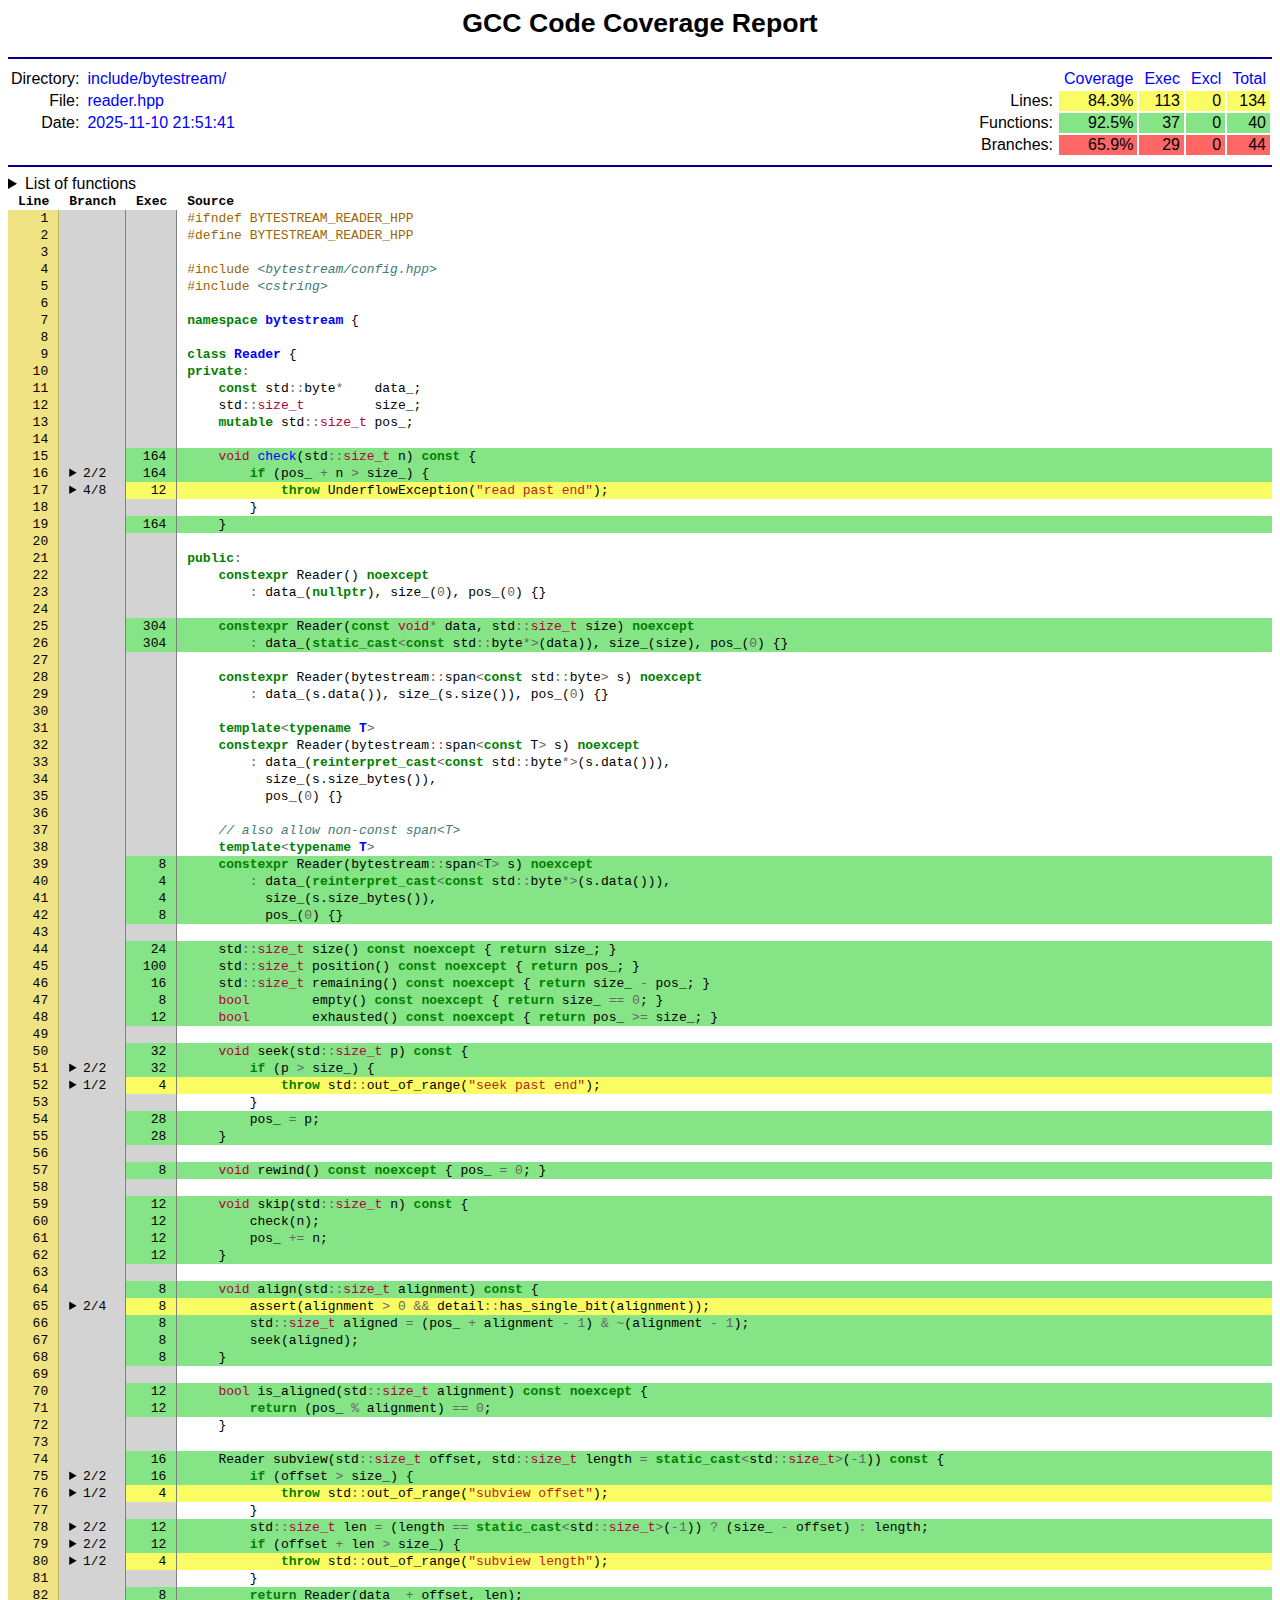
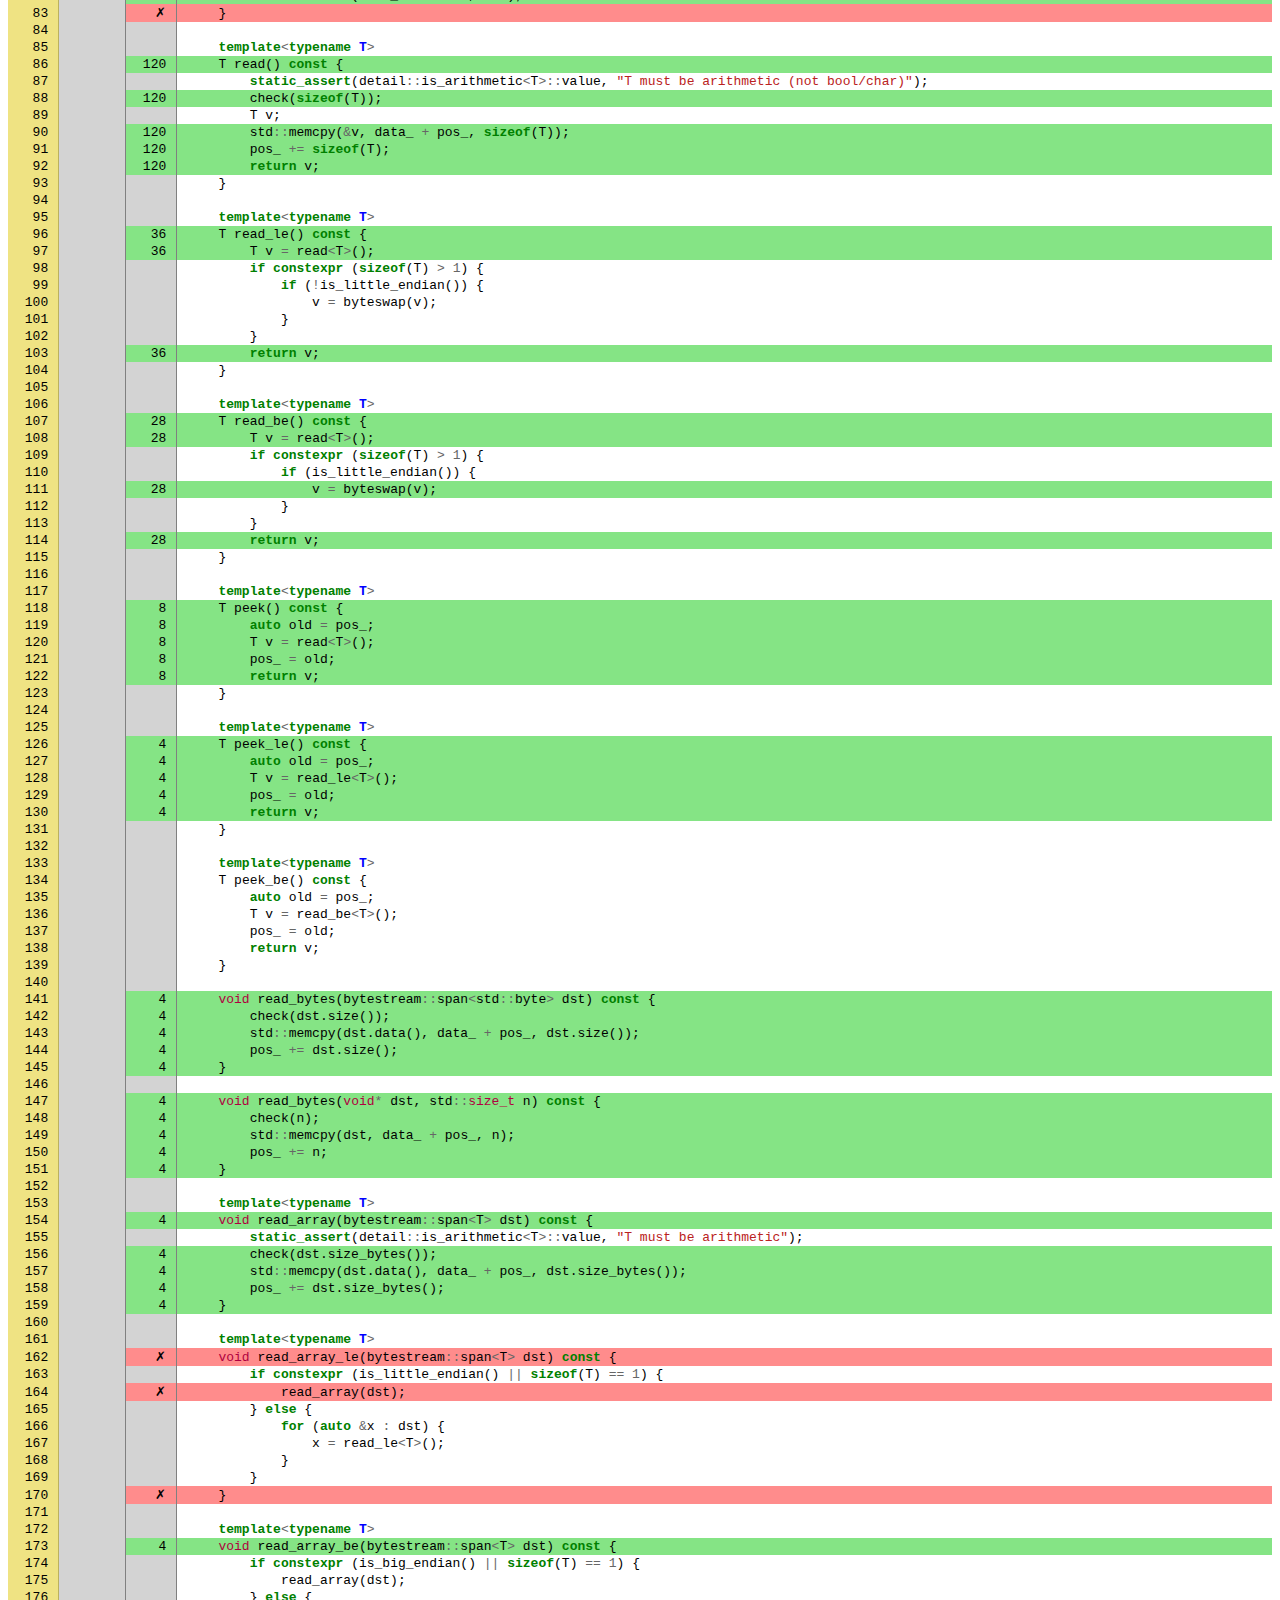
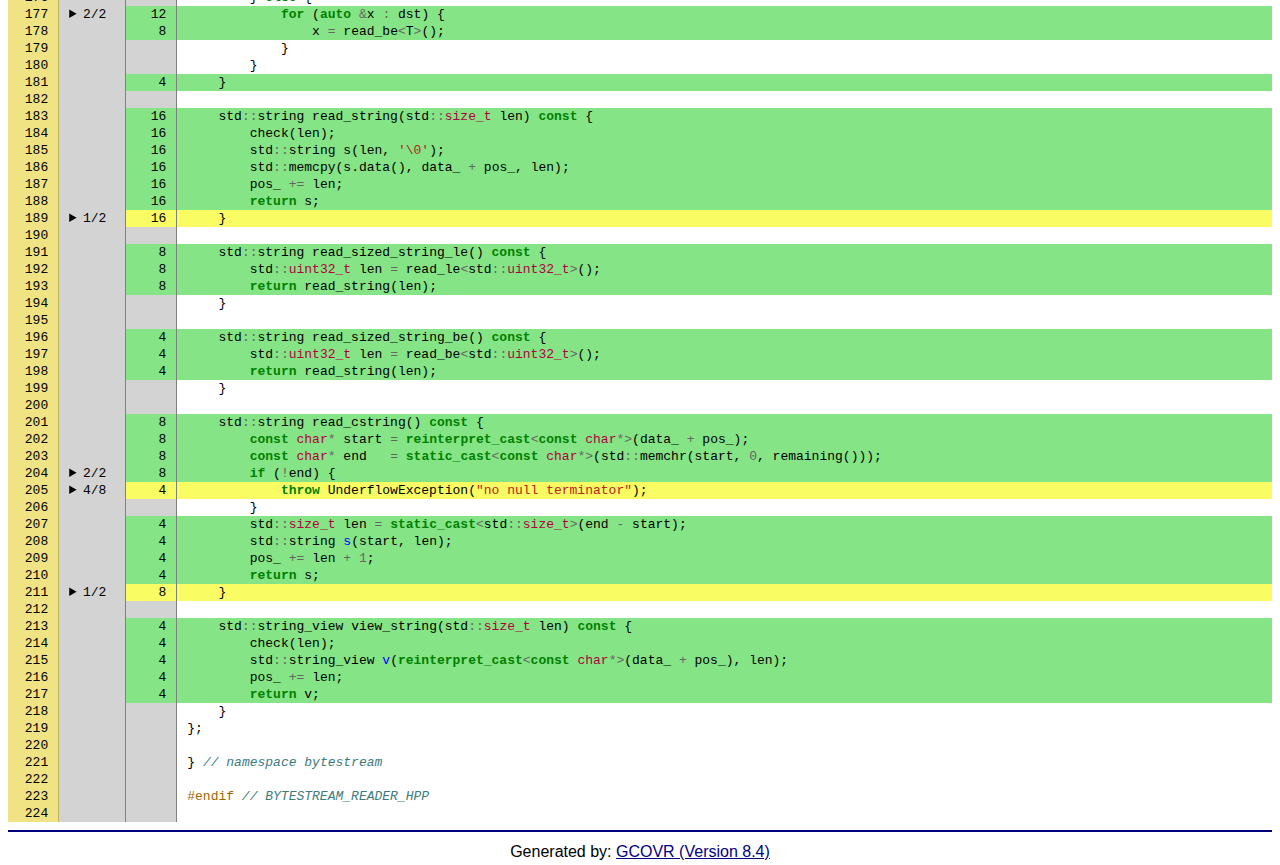
<file: coverage/index.reader.hpp.381a1453b1bb1efb8dc49e0cb97b84c4.html>
<!DOCTYPE html>
<html class="theme-green">

  <head>
    <meta http-equiv="Content-Type" content="text/html; charset=UTF-8"/>
    <title>reader.hpp - GCC Code Coverage Report</title>
    <meta name="viewport" content="width=device-width, initial-scale=1.0"/>
    <style type="text/css">
:root {
    font-family: sans-serif;
    --tab_size: 4;
}

.theme-green, .theme-blue {
    --unknown_color: lightgray;
    --low_color: #FF6666;
    --medium_color: #F9FD63;
    --partial_covered_color: var(--medium_color);
    --uncovered_color: #FF8C8C;
    --warning_color: orangered;
    --notTakenBranch_color: red;
    --notTakenCondition_color: red;
    --uncheckedDecision_color: darkorange;
    --notTakenDecision_color: red;
    --notInvokedCall_color: red;
    --excluded_color: rgb(255, 241, 229);
}

.theme-green {
    --high_color: #85E485;
    --covered_color: #85E485;
    --takenBranch_color: green;
    --takenCondition_color: green;
    --takenDecision_color: green;
    --invokedCall_color: green;
}

.theme-blue {
    --high_color: #66B4FF;
    --covered_color: #66B4Ff;
    --takenBranch_color: blue;
    --takenCondition_color: blue;
    --takenDecision_color: blue;
    --invokedCall_color: blue;
}

body
{
    color: #000000;
    background-color: #FFFFFF;
}

h1
{
    text-align: center;
    margin: 0;
    padding-bottom: 10px;
    font-size: 20pt;
    font-weight: bold;
}

hr
{
    background-color: navy;
    height: 2px;
    border: 0;
}

/* Link formats: use maroon w/underlines */
a:link
{
    color: navy;
    text-decoration: underline;
}
a:visited
{
    color: maroon;
    text-decoration: underline;
}

/*** Summary formats ***/

.summary
{
    display: flex;
    flex-flow: row wrap;
    max-width: 100%;
    justify-content: flex-start;
}

.summary > table
{
    flex: 1 0 7em;
    border: 0;
}

.summary > :last-child {
    margin-left: auto;
}

table.legend
{
    color: black;
    display: flex;
    flex-flow: row wrap;
    justify-content: flex-start;
}

table.legend th[scope=row]
{
    font-weight: normal;
    text-align: right;
    white-space: nowrap;
}

table.legend td
{
    color: blue;
    text-align: left;
    white-space: nowrap;
    padding-left: 5px;
}

table.legend td.legend
{
    color: black;
    font-size: 80%;
}

table.legend td.warning_text
{
    color: var(--warning_color);
}

table.coverage td,
table.coverage th
{
    text-align: right;
    color: black;
    font-weight: normal;
    white-space: nowrap;
    padding-left: 5px;
    padding-right: 4px;
}

table.coverage td
{
    background-color: LightSteelBlue;
}

table.coverage th[scope=row]
{
    color: black;
    font-weight: normal;
    white-space: nowrap;
}

table.coverage th[scope=col]
{
    color: blue;
    font-weight: normal;
    white-space: nowrap;
}

table.legend span
{
    margin-right: 4px;
    padding: 2px;
}

table.legend span.coverage-unknown,
table.legend span.coverage-none,
table.legend span.coverage-low,
table.legend span.coverage-medium,
table.legend span.coverage-high
{
    padding-left: 3px;
    padding-right: 3px;
}

table.legend span.coverage-unknown,
table.coverage td.coverage-unknown,
table.file-list td.coverage-unknown
{
    background-color: var(--unknown_color) !important;
}

table.legend span.coverage-none,
table.legend span.coverage-low,
table.coverage td.coverage-none,
table.coverage td.coverage-low,
table.file-list td.coverage-none,
table.file-list td.coverage-low
{
    background-color: var(--low_color) !important;
}

table.legend span.coverage-medium,
table.coverage td.coverage-medium,
table.file-list td.coverage-medium
{
    background-color: var(--medium_color) !important;
}

table.legend span.coverage-high,
table.coverage td.coverage-high,
table.file-list td.coverage-high
{
    background-color: var(--high_color) !important;
}
/*** End of Summary formats ***/
/*** Meter formats ***/

/* Common */
meter {
    -moz-appearance: none;

    width: 30vw;
    min-width: 4em;
    max-width: 15em;
    height: 0.75em;
    padding: 0;
    vertical-align: baseline;
    margin-top: 3px;
    /* Outer background for Mozilla */
    background: none;
    background-color: whitesmoke;
}

/* Webkit */

meter::-webkit-meter-bar {
    /* Outer background for Webkit */
    background: none;
    background-color: whitesmoke;
    height: 0.75em;
    border-radius: 0px;
}

meter::-webkit-meter-optimum-value,
meter::-webkit-meter-suboptimum-value,
meter::-webkit-meter-even-less-good-value
{
    /* Inner shadow for Webkit */
    border: solid 1px black;
}

meter.coverage-none::-webkit-meter-optimum-value,
meter.coverage-low::-webkit-meter-optimum-value
{
    background: var(--low_color);
}

meter.coverage-medium::-webkit-meter-optimum-value
{
    background: var(--medium_color);
}

meter.coverage-high::-webkit-meter-optimum-value
{
    background: var(--high_color);
}

/* Mozilla */

meter::-moz-meter-bar
{
    box-sizing: border-box;
}

meter:-moz-meter-optimum::-moz-meter-bar,
meter:-moz-meter-sub-optimum::-moz-meter-bar,
meter:-moz-meter-sub-sub-optimum::-moz-meter-bar
{
    /* Inner shadow for Mozilla */
    border: solid 1px black;
}

meter.coverage-none:-moz-meter-optimum::-moz-meter-bar,
meter.coverage-low:-moz-meter-optimum::-moz-meter-bar
{
    background: var(--low_color);
}

meter.coverage-medium:-moz-meter-optimum::-moz-meter-bar
{
    background: var(--medium_color);
}

meter.coverage-high:-moz-meter-optimum::-moz-meter-bar
{
    background: var(--high_color);
}

/*** End of Meter formats ***/
.file-list td, .file-list th {
    padding: 0 10px;
    font-weight: bold;
}

.file-list th[scope^=col]
{
    text-align: center;
    color: white;
    background-color: SteelBlue;
    font-size: 120%;
}

.file-list th[scope=row]
{
    text-align: left;
    color: black;
    font-family: monospace;
    font-weight: bold;
    font-size: 110%;
}

.file-list tr > td,
.file-list tr > th {
    background: aliceblue;
}

.file-list tr:nth-child(even) > td,
.file-list tr:nth-child(even) > th {
    background: LightSteelBlue
}

.file-list tr:hover > td,
.file-list tr:hover > th[scope=row]
{
    background-color: #ddd;
}
td.CoverValue
{
    text-align: right;
    white-space: nowrap;
}

td.coveredLine,
span.coveredLine
{
    background-color: var(--covered_color) !important;
}

td.partialCoveredLine,
span.partialCoveredLine
{
    background-color: var(--partial_covered_color) !important;
}

td.uncoveredLine,
span.uncoveredLine
{
    background-color: var(--uncovered_color) !important;
}

td.excludedLine,
span.excludedLine
{
    background-color: var(--excluded_color) !important;
}

.linebranch, .linecondition, .linedecision, .linecall, .linecount, .lineblockids
{
    font-family: monospace;
    border-right: 1px gray solid;
    background-color: lightgray;
    white-space: nowrap;
}
.linebranch, .linecondition, .linedecision, .linecall
{
    text-align: left;
}
.linecount
{
    text-align: right;
}

.linebranchDetails, .lineconditionDetails, .linedecisionDetails, .linecallDetails
{
    position: relative;
}

.linebranchSummary, .lineconditionSummary, .linedecisionSummary, .linecallSummary
{
    cursor: help;
    white-space: nowrap;
}

.linebranchContents, .lineconditionContents, .linedecisionContents, .linecallContents
{
    font-family: monospace;
    font-size: medium;
    text-align: left;
    white-space: nowrap;
    position: absolute;
    padding: 1em;
    background: white;
    border: solid gray 1px;
    box-shadow: 5px 5px 10px gray;
    z-index: 1; /* show in front of the table entries */
}

.functionName
{
    font-style: italic !important;
    font-weight: bolder !important;
}

.excludedBranch
{
    color: var(--takenBranch_color) !important;
}

.takenBranch
{
    color: var(--takenBranch_color) !important;
}

.notTakenBranch
{
    color: var(--notTakenBranch_color) !important;
}

.excludedCondition
{
    color: var(--takenCondition_color) !important;
}

.takenCondition
{
    color: var(--takenCondition_color) !important;
}

.notTakenCondition
{
    color: var(--notTakenCondition_color) !important;
}

.takenDecision
{
    color: var(--takenDecision_color) !important;
}

.notTakenDecision
{
    color: var(--notTakenDecision_color) !important;
}

.uncheckedDecision
{
    color: var(--uncheckedDecision_color) !important;
}

.excludedCall
{
    color: var(--invokedCall_color) !important;
}

.invokedCall
{
    color: var(--invokedCall_color) !important;
}

.notInvokedCall
{
    color: var(--notInvokedCall_color) !important;
}

.src
{
    padding-left: 12px;
    text-align: left;

    font-family: monospace;
    white-space: pre;

    tab-size: var(--tab_size);
    -moz-tab-size: var(--tab_size);
}

span.takenBranch,
span.notTakenBranch,
span.takenDecision,
span.notTakenDecision,
span.uncheckedDecision
{
    font-family: monospace;
    font-weight: bold;
}

pre
{
    height : 15px;
    margin-top: 0;
    margin-bottom: 0;
}

.listOfFunctions td, .listOfFunctions th {
    padding: 0 10px;
}
.listOfFunctions th
{
    text-align: center;
    color: white;
    background-color: SteelBlue;
}
.listOfFunctions tr > td {
    background: aliceblue;
}
.listOfFunctions tr:nth-child(even) > td {
    background: LightSteelBlue
}
.listOfFunctions tr:hover > td
{
    background-color: #ddd;
}
.listOfFunctions tr > td > a
{
    text-decoration: none;
    color: inherit;
}

.source-line
{
    height : 15px;
    margin-top: 0;
    margin-bottom: 0;
}

.lineno
{
    background-color: #EFE383;
    border-right: 1px solid #BBB15F;
    text-align: right;
    unicode-bidi: embed;
    font-family: monospace;
    white-space: pre;
}

.lineno > a
{
    text-decoration: none;
    color: inherit;
}

.file-list
{
    margin: 1em auto;
    border: 0;
    border-spacing: 1px;
}

.file-source table
{
    border-spacing: 0;
}

.file-source table td,
.file-source table th
{
    padding: 1px 10px;
}

.file-source table th
{
    font-family: monospace;
    font-weight: bold;
}

.file-source table td:last-child
{
    width: 100%;
}
footer
{
    text-align: center;
    padding-top: 3px;
}

/* pygments syntax highlighting */
pre { line-height: 125%; }
td.linenos .normal { color: inherit; background-color: transparent; padding-left: 5px; padding-right: 5px; }
span.linenos { color: inherit; background-color: transparent; padding-left: 5px; padding-right: 5px; }
td.linenos .special { color: #000000; background-color: #ffffc0; padding-left: 5px; padding-right: 5px; }
span.linenos.special { color: #000000; background-color: #ffffc0; padding-left: 5px; padding-right: 5px; }
.hll { background-color: #ffffcc }
.c { color: #3D7B7B; font-style: italic } /* Comment */
.err { border: 1px solid #F00 } /* Error */
.k { color: #008000; font-weight: bold } /* Keyword */
.o { color: #666 } /* Operator */
.ch { color: #3D7B7B; font-style: italic } /* Comment.Hashbang */
.cm { color: #3D7B7B; font-style: italic } /* Comment.Multiline */
.cp { color: #9C6500 } /* Comment.Preproc */
.cpf { color: #3D7B7B; font-style: italic } /* Comment.PreprocFile */
.c1 { color: #3D7B7B; font-style: italic } /* Comment.Single */
.cs { color: #3D7B7B; font-weight: bold; font-style: italic } /* Comment.Special */
.gd { color: #A00000 } /* Generic.Deleted */
.ge { font-style: italic } /* Generic.Emph */
.ges { font-weight: bold; font-style: italic } /* Generic.EmphStrong */
.gr { color: #E40000 } /* Generic.Error */
.gh { color: #000080; font-weight: bold } /* Generic.Heading */
.gi { color: #008400 } /* Generic.Inserted */
.go { color: #717171 } /* Generic.Output */
.gp { color: #000080; font-weight: bold } /* Generic.Prompt */
.gs { font-weight: bold } /* Generic.Strong */
.gu { color: #800080; font-weight: bold } /* Generic.Subheading */
.gt { color: #04D } /* Generic.Traceback */
.kc { color: #008000; font-weight: bold } /* Keyword.Constant */
.kd { color: #008000; font-weight: bold } /* Keyword.Declaration */
.kn { color: #008000; font-weight: bold } /* Keyword.Namespace */
.kp { color: #008000 } /* Keyword.Pseudo */
.kr { color: #008000; font-weight: bold } /* Keyword.Reserved */
.kt { color: #B00040 } /* Keyword.Type */
.m { color: #666 } /* Literal.Number */
.s { color: #BA2121 } /* Literal.String */
.na { color: #687822 } /* Name.Attribute */
.nb { color: #008000 } /* Name.Builtin */
.nc { color: #00F; font-weight: bold } /* Name.Class */
.no { color: #800 } /* Name.Constant */
.nd { color: #A2F } /* Name.Decorator */
.ni { color: #717171; font-weight: bold } /* Name.Entity */
.ne { color: #CB3F38; font-weight: bold } /* Name.Exception */
.nf { color: #00F } /* Name.Function */
.nl { color: #767600 } /* Name.Label */
.nn { color: #00F; font-weight: bold } /* Name.Namespace */
.nt { color: #008000; font-weight: bold } /* Name.Tag */
.nv { color: #19177C } /* Name.Variable */
.ow { color: #A2F; font-weight: bold } /* Operator.Word */
.w { color: #BBB } /* Text.Whitespace */
.mb { color: #666 } /* Literal.Number.Bin */
.mf { color: #666 } /* Literal.Number.Float */
.mh { color: #666 } /* Literal.Number.Hex */
.mi { color: #666 } /* Literal.Number.Integer */
.mo { color: #666 } /* Literal.Number.Oct */
.sa { color: #BA2121 } /* Literal.String.Affix */
.sb { color: #BA2121 } /* Literal.String.Backtick */
.sc { color: #BA2121 } /* Literal.String.Char */
.dl { color: #BA2121 } /* Literal.String.Delimiter */
.sd { color: #BA2121; font-style: italic } /* Literal.String.Doc */
.s2 { color: #BA2121 } /* Literal.String.Double */
.se { color: #AA5D1F; font-weight: bold } /* Literal.String.Escape */
.sh { color: #BA2121 } /* Literal.String.Heredoc */
.si { color: #A45A77; font-weight: bold } /* Literal.String.Interpol */
.sx { color: #008000 } /* Literal.String.Other */
.sr { color: #A45A77 } /* Literal.String.Regex */
.s1 { color: #BA2121 } /* Literal.String.Single */
.ss { color: #19177C } /* Literal.String.Symbol */
.bp { color: #008000 } /* Name.Builtin.Pseudo */
.fm { color: #00F } /* Name.Function.Magic */
.vc { color: #19177C } /* Name.Variable.Class */
.vg { color: #19177C } /* Name.Variable.Global */
.vi { color: #19177C } /* Name.Variable.Instance */
.vm { color: #19177C } /* Name.Variable.Magic */
.il { color: #666 } /* Literal.Number.Integer.Long */
    </style>
  </head>

  <body>

    <header>
      <h1>GCC Code Coverage Report</h1>
      <hr/>
      <div class="summary">
<div>
  <table class="legend">
    <tr>
      <th scope="row">Directory:</th>
      <td>include/bytestream/</td>
    </tr>
    <tr>
      <th scope="row">File:</th>
      <td>reader.hpp</td>
    </tr>
    <tr>
      <th scope="row">Date:</th>
      <td>2025-11-10 21:51:41</td>
    </tr>
  </table>
</div>
<div>
  <table class="coverage">
    <tr>
      <th></th>
      <th scope="col">Coverage</th>
      <th scope="col">Exec</th>
      <th scope="col">Excl</th>
      <th scope="col">Total</th>
    </tr>
    <tr>
      <th scope="row">Lines:</th>
      <td class="coverage-medium">84.3%</td>
      <td class="coverage-medium">113</td>
      <td class="coverage-medium">0</td>
      <td class="coverage-medium">134</td>
    </tr>
    <tr>
      <th scope="row">Functions:</th>
      <td class="coverage-high">92.5%</td>
      <td class="coverage-high">37</td>
      <td class="coverage-high">0</td>
      <td class="coverage-high">40</td>
    </tr>
    <tr>
      <th scope="row">Branches:</th>
      <td class="coverage-low">65.9%</td>
      <td class="coverage-low">29</td>
      <td class="coverage-low">0</td>
      <td class="coverage-low">44</td>
    </tr>
  </table>
</div>
      </div>
      <hr/>
    </header>
    <nav>
<details>
  <summary>List of functions</summary>
  <table class="listOfFunctions">
    <tr>
      <th>Function (Line)</th>
      <th>Call count</th>
      <th>Line coverage</th>
      <th>Branch coverage</th>
      <th>Block coverage</th>
    </tr>
    <tr><td><a href="#l25">bytestream::Reader::Reader(void const*, unsigned long) (line 25)</a></td><td>called 304 times</td><td>100.0%</td><td>-%</td><td>100.0%</td></tr>
    <tr><td><a href="#l39">bytestream::Reader::Reader&lt;unsigned char&gt;(bytestream::detail::span&lt;unsigned char&gt;) (line 39)</a></td><td>called 8 times</td><td>100.0%</td><td>-%</td><td>100.0%</td></tr>
    <tr><td><a href="#l64">bytestream::Reader::align(unsigned long) const (line 64)</a></td><td>called 8 times</td><td>100.0%</td><td>50.0%</td><td>71.0%</td></tr>
    <tr><td><a href="#l15">bytestream::Reader::check(unsigned long) const (line 15)</a></td><td>called 164 times</td><td>100.0%</td><td>60.0%</td><td>75.0%</td></tr>
    <tr><td><a href="#l47">bytestream::Reader::empty() const (line 47)</a></td><td>called 8 times</td><td>100.0%</td><td>-%</td><td>100.0%</td></tr>
    <tr><td><a href="#l48">bytestream::Reader::exhausted() const (line 48)</a></td><td>called 12 times</td><td>100.0%</td><td>-%</td><td>100.0%</td></tr>
    <tr><td><a href="#l70">bytestream::Reader::is_aligned(unsigned long) const (line 70)</a></td><td>called 12 times</td><td>100.0%</td><td>-%</td><td>100.0%</td></tr>
    <tr><td><a href="#l45">bytestream::Reader::position() const (line 45)</a></td><td>called 100 times</td><td>100.0%</td><td>-%</td><td>100.0%</td></tr>
    <tr><td><a href="#l141">bytestream::Reader::read_bytes(bytestream::detail::span&lt;std::byte&gt;) const (line 141)</a></td><td>called 4 times</td><td>100.0%</td><td>-%</td><td>100.0%</td></tr>
    <tr><td><a href="#l147">bytestream::Reader::read_bytes(void*, unsigned long) const (line 147)</a></td><td>called 4 times</td><td>100.0%</td><td>-%</td><td>100.0%</td></tr>
    <tr><td><a href="#l201">bytestream::Reader::read_cstring() const (line 201)</a></td><td>called 8 times</td><td>100.0%</td><td>58.3%</td><td>71.0%</td></tr>
    <tr><td><a href="#l196">bytestream::Reader::read_sized_string_be() const (line 196)</a></td><td>called 4 times</td><td>100.0%</td><td>-%</td><td>100.0%</td></tr>
    <tr><td><a href="#l191">bytestream::Reader::read_sized_string_le() const (line 191)</a></td><td>called 8 times</td><td>100.0%</td><td>-%</td><td>100.0%</td></tr>
    <tr><td><a href="#l183">bytestream::Reader::read_string(unsigned long) const (line 183)</a></td><td>called 16 times</td><td>100.0%</td><td>50.0%</td><td>66.0%</td></tr>
    <tr><td><a href="#l46">bytestream::Reader::remaining() const (line 46)</a></td><td>called 16 times</td><td>100.0%</td><td>-%</td><td>100.0%</td></tr>
    <tr><td><a href="#l57">bytestream::Reader::rewind() const (line 57)</a></td><td>called 8 times</td><td>100.0%</td><td>-%</td><td>100.0%</td></tr>
    <tr><td><a href="#l50">bytestream::Reader::seek(unsigned long) const (line 50)</a></td><td>called 32 times</td><td>100.0%</td><td>75.0%</td><td>66.0%</td></tr>
    <tr><td><a href="#l44">bytestream::Reader::size() const (line 44)</a></td><td>called 24 times</td><td>100.0%</td><td>-%</td><td>100.0%</td></tr>
    <tr><td><a href="#l59">bytestream::Reader::skip(unsigned long) const (line 59)</a></td><td>called 12 times</td><td>100.0%</td><td>-%</td><td>100.0%</td></tr>
    <tr><td><a href="#l74">bytestream::Reader::subview(unsigned long, unsigned long) const (line 74)</a></td><td>called 16 times</td><td>87.5%</td><td>80.0%</td><td>76.0%</td></tr>
    <tr><td><a href="#l213">bytestream::Reader::view_string(unsigned long) const (line 213)</a></td><td>called 4 times</td><td>100.0%</td><td>-%</td><td>100.0%</td></tr>
    <tr><td><a href="#l86">double bytestream::Reader::read&lt;double&gt;() const (line 86)</a></td><td>called 8 times</td><td>100.0%</td><td>-%</td><td>100.0%</td></tr>
    <tr><td><a href="#l86">float bytestream::Reader::read&lt;float&gt;() const (line 86)</a></td><td>called 8 times</td><td>100.0%</td><td>-%</td><td>100.0%</td></tr>
    <tr><td><a href="#l86">int bytestream::Reader::read&lt;int&gt;() const (line 86)</a></td><td>called 4 times</td><td>100.0%</td><td>-%</td><td>100.0%</td></tr>
    <tr><td><a href="#l118">unsigned char bytestream::Reader::peek&lt;unsigned char&gt;() const (line 118)</a></td><td>called 8 times</td><td>100.0%</td><td>-%</td><td>100.0%</td></tr>
    <tr><td><a href="#l86">unsigned char bytestream::Reader::read&lt;unsigned char&gt;() const (line 86)</a></td><td>called 24 times</td><td>100.0%</td><td>-%</td><td>100.0%</td></tr>
    <tr><td><a href="#l96">unsigned char bytestream::Reader::read_le&lt;unsigned char&gt;() const (line 96)</a></td><td>not called</td><td>0.0%</td><td>-%</td><td>0.0%</td></tr>
    <tr><td><a href="#l86">unsigned int bytestream::Reader::read&lt;unsigned int&gt;() const (line 86)</a></td><td>called 40 times</td><td>100.0%</td><td>-%</td><td>100.0%</td></tr>
    <tr><td><a href="#l107">unsigned int bytestream::Reader::read_be&lt;unsigned int&gt;() const (line 107)</a></td><td>called 12 times</td><td>100.0%</td><td>-%</td><td>100.0%</td></tr>
    <tr><td><a href="#l96">unsigned int bytestream::Reader::read_le&lt;unsigned int&gt;() const (line 96)</a></td><td>called 16 times</td><td>100.0%</td><td>-%</td><td>100.0%</td></tr>
    <tr><td><a href="#l86">unsigned long long bytestream::Reader::read&lt;unsigned long long&gt;() const (line 86)</a></td><td>called 8 times</td><td>100.0%</td><td>-%</td><td>100.0%</td></tr>
    <tr><td><a href="#l96">unsigned long long bytestream::Reader::read_le&lt;unsigned long long&gt;() const (line 96)</a></td><td>called 8 times</td><td>100.0%</td><td>-%</td><td>100.0%</td></tr>
    <tr><td><a href="#l126">unsigned short bytestream::Reader::peek_le&lt;unsigned short&gt;() const (line 126)</a></td><td>called 4 times</td><td>100.0%</td><td>-%</td><td>100.0%</td></tr>
    <tr><td><a href="#l86">unsigned short bytestream::Reader::read&lt;unsigned short&gt;() const (line 86)</a></td><td>called 28 times</td><td>0.0%</td><td>-%</td><td>100.0%</td></tr>
    <tr><td><a href="#l107">unsigned short bytestream::Reader::read_be&lt;unsigned short&gt;() const (line 107)</a></td><td>called 16 times</td><td>0.0%</td><td>-%</td><td>100.0%</td></tr>
    <tr><td><a href="#l96">unsigned short bytestream::Reader::read_le&lt;unsigned short&gt;() const (line 96)</a></td><td>called 12 times</td><td>100.0%</td><td>-%</td><td>100.0%</td></tr>
    <tr><td><a href="#l154">void bytestream::Reader::read_array&lt;int&gt;(bytestream::detail::span&lt;int&gt;) const (line 154)</a></td><td>not called</td><td>0.0%</td><td>-%</td><td>0.0%</td></tr>
    <tr><td><a href="#l154">void bytestream::Reader::read_array&lt;unsigned short&gt;(bytestream::detail::span&lt;unsigned short&gt;) const (line 154)</a></td><td>called 4 times</td><td>100.0%</td><td>-%</td><td>100.0%</td></tr>
    <tr><td><a href="#l173">void bytestream::Reader::read_array_be&lt;unsigned short&gt;(bytestream::detail::span&lt;unsigned short&gt;) const (line 173)</a></td><td>called 4 times</td><td>100.0%</td><td>100.0%</td><td>100.0%</td></tr>
    <tr><td><a href="#l162">void bytestream::Reader::read_array_le&lt;int&gt;(bytestream::detail::span&lt;int&gt;) const (line 162)</a></td><td>not called</td><td>0.0%</td><td>-%</td><td>0.0%</td></tr>
  </table>
</details>

    </nav>
    <main>
<div class="file-source">
  <table>
    <tr>
      <th align="right">Line</th>
      <th align="right">Branch</th>
      <th align="right">Exec</th>
      <th align="left" style="width: 100%;">Source</th>
    </tr>
    <tr class="source-line">
      <td class="lineno"><a id="l1" href="#l1">1</a></td>
      <td class="linebranch">
      </td>
      <td class="linecount "></td>
      <td class="src "><span class="cp">#ifndef BYTESTREAM_READER_HPP</span></td>
    </tr>
    <tr class="source-line">
      <td class="lineno"><a id="l2" href="#l2">2</a></td>
      <td class="linebranch">
      </td>
      <td class="linecount "></td>
      <td class="src "><span class="cp">#define BYTESTREAM_READER_HPP</span></td>
    </tr>
    <tr class="source-line">
      <td class="lineno"><a id="l3" href="#l3">3</a></td>
      <td class="linebranch">
      </td>
      <td class="linecount "></td>
      <td class="src "></td>
    </tr>
    <tr class="source-line">
      <td class="lineno"><a id="l4" href="#l4">4</a></td>
      <td class="linebranch">
      </td>
      <td class="linecount "></td>
      <td class="src "><span class="cp">#include</span><span class="w"> </span><span class="cpf">&lt;bytestream/config.hpp&gt;</span></td>
    </tr>
    <tr class="source-line">
      <td class="lineno"><a id="l5" href="#l5">5</a></td>
      <td class="linebranch">
      </td>
      <td class="linecount "></td>
      <td class="src "><span class="cp">#include</span><span class="w"> </span><span class="cpf">&lt;cstring&gt;</span></td>
    </tr>
    <tr class="source-line">
      <td class="lineno"><a id="l6" href="#l6">6</a></td>
      <td class="linebranch">
      </td>
      <td class="linecount "></td>
      <td class="src "></td>
    </tr>
    <tr class="source-line">
      <td class="lineno"><a id="l7" href="#l7">7</a></td>
      <td class="linebranch">
      </td>
      <td class="linecount "></td>
      <td class="src "><span class="k">namespace</span><span class="w"> </span><span class="nn">bytestream</span><span class="w"> </span><span class="p">{</span></td>
    </tr>
    <tr class="source-line">
      <td class="lineno"><a id="l8" href="#l8">8</a></td>
      <td class="linebranch">
      </td>
      <td class="linecount "></td>
      <td class="src "></td>
    </tr>
    <tr class="source-line">
      <td class="lineno"><a id="l9" href="#l9">9</a></td>
      <td class="linebranch">
      </td>
      <td class="linecount "></td>
      <td class="src "><span class="k">class</span><span class="w"> </span><span class="nc">Reader</span><span class="w"> </span><span class="p">{</span></td>
    </tr>
    <tr class="source-line">
      <td class="lineno"><a id="l10" href="#l10">10</a></td>
      <td class="linebranch">
      </td>
      <td class="linecount "></td>
      <td class="src "><span class="k">private</span><span class="o">:</span></td>
    </tr>
    <tr class="source-line">
      <td class="lineno"><a id="l11" href="#l11">11</a></td>
      <td class="linebranch">
      </td>
      <td class="linecount "></td>
      <td class="src "><span class="w">    </span><span class="k">const</span><span class="w"> </span><span class="n">std</span><span class="o">::</span><span class="n">byte</span><span class="o">*</span><span class="w">    </span><span class="n">data_</span><span class="p">;</span></td>
    </tr>
    <tr class="source-line">
      <td class="lineno"><a id="l12" href="#l12">12</a></td>
      <td class="linebranch">
      </td>
      <td class="linecount "></td>
      <td class="src "><span class="w">    </span><span class="n">std</span><span class="o">::</span><span class="kt">size_t</span><span class="w">         </span><span class="n">size_</span><span class="p">;</span></td>
    </tr>
    <tr class="source-line">
      <td class="lineno"><a id="l13" href="#l13">13</a></td>
      <td class="linebranch">
      </td>
      <td class="linecount "></td>
      <td class="src "><span class="w">    </span><span class="k">mutable</span><span class="w"> </span><span class="n">std</span><span class="o">::</span><span class="kt">size_t</span><span class="w"> </span><span class="n">pos_</span><span class="p">;</span></td>
    </tr>
    <tr class="source-line">
      <td class="lineno"><a id="l14" href="#l14">14</a></td>
      <td class="linebranch">
      </td>
      <td class="linecount "></td>
      <td class="src "></td>
    </tr>
    <tr class="source-line">
      <td class="lineno"><a id="l15" href="#l15">15</a></td>
      <td class="linebranch">
      </td>
      <td class="linecount coveredLine">164</td>
      <td class="src coveredLine"><span class="w">    </span><span class="kt">void</span><span class="w"> </span><span class="nf">check</span><span class="p">(</span><span class="n">std</span><span class="o">::</span><span class="kt">size_t</span><span class="w"> </span><span class="n">n</span><span class="p">)</span><span class="w"> </span><span class="k">const</span><span class="w"> </span><span class="p">{</span></td>
    </tr>
    <tr class="source-line">
      <td class="lineno"><a id="l16" href="#l16">16</a></td>
      <td class="linebranch">
        <details class="linebranchDetails">
          <summary class="linebranchSummary">2/2</summary>
          <div class="linebranchContents">
            <div class="takenBranch">&check; Branch 0 taken 152 times.</div>
            <div class="takenBranch">&check; Branch 1 taken 12 times.</div>
          </div>
        </details>
      </td>
      <td class="linecount coveredLine">164</td>
      <td class="src coveredLine"><span class="w">        </span><span class="k">if</span><span class="w"> </span><span class="p">(</span><span class="n">pos_</span><span class="w"> </span><span class="o">+</span><span class="w"> </span><span class="n">n</span><span class="w"> </span><span class="o">&gt;</span><span class="w"> </span><span class="n">size_</span><span class="p">)</span><span class="w"> </span><span class="p">{</span></td>
    </tr>
    <tr class="source-line">
      <td class="lineno"><a id="l17" href="#l17">17</a></td>
      <td class="linebranch">
        <details class="linebranchDetails">
          <summary class="linebranchSummary">4/8</summary>
          <div class="linebranchContents">
            <div class="takenBranch">&check; Branch 0 taken 12 times.</div>
            <div class="notTakenBranch">&cross; Branch 1 not taken.</div>
            <div class="takenBranch">&check; Branch 2 taken 12 times.</div>
            <div class="notTakenBranch">&cross; Branch 3 not taken.</div>
            <div class="notTakenBranch">&cross; Branch 4 not taken.</div>
            <div class="takenBranch">&check; Branch 5 taken 12 times.</div>
            <div class="takenBranch">&check; Branch 6 taken 12 times.</div>
            <div class="notTakenBranch">&cross; Branch 7 not taken.</div>
          </div>
        </details>
      </td>
      <td class="linecount partialCoveredLine">12</td>
      <td class="src partialCoveredLine"><span class="w">            </span><span class="k">throw</span><span class="w"> </span><span class="n">UnderflowException</span><span class="p">(</span><span class="s">&quot;read past end&quot;</span><span class="p">);</span></td>
    </tr>
    <tr class="source-line">
      <td class="lineno"><a id="l18" href="#l18">18</a></td>
      <td class="linebranch">
      </td>
      <td class="linecount "></td>
      <td class="src "><span class="w">        </span><span class="p">}</span></td>
    </tr>
    <tr class="source-line">
      <td class="lineno"><a id="l19" href="#l19">19</a></td>
      <td class="linebranch">
      </td>
      <td class="linecount coveredLine">164</td>
      <td class="src coveredLine"><span class="w">    </span><span class="p">}</span></td>
    </tr>
    <tr class="source-line">
      <td class="lineno"><a id="l20" href="#l20">20</a></td>
      <td class="linebranch">
      </td>
      <td class="linecount "></td>
      <td class="src "></td>
    </tr>
    <tr class="source-line">
      <td class="lineno"><a id="l21" href="#l21">21</a></td>
      <td class="linebranch">
      </td>
      <td class="linecount "></td>
      <td class="src "><span class="k">public</span><span class="o">:</span></td>
    </tr>
    <tr class="source-line">
      <td class="lineno"><a id="l22" href="#l22">22</a></td>
      <td class="linebranch">
      </td>
      <td class="linecount "></td>
      <td class="src "><span class="w">    </span><span class="k">constexpr</span><span class="w"> </span><span class="n">Reader</span><span class="p">()</span><span class="w"> </span><span class="k">noexcept</span></td>
    </tr>
    <tr class="source-line">
      <td class="lineno"><a id="l23" href="#l23">23</a></td>
      <td class="linebranch">
      </td>
      <td class="linecount "></td>
      <td class="src "><span class="w">        </span><span class="o">:</span><span class="w"> </span><span class="n">data_</span><span class="p">(</span><span class="k">nullptr</span><span class="p">),</span><span class="w"> </span><span class="n">size_</span><span class="p">(</span><span class="mi">0</span><span class="p">),</span><span class="w"> </span><span class="n">pos_</span><span class="p">(</span><span class="mi">0</span><span class="p">)</span><span class="w"> </span><span class="p">{}</span></td>
    </tr>
    <tr class="source-line">
      <td class="lineno"><a id="l24" href="#l24">24</a></td>
      <td class="linebranch">
      </td>
      <td class="linecount "></td>
      <td class="src "></td>
    </tr>
    <tr class="source-line">
      <td class="lineno"><a id="l25" href="#l25">25</a></td>
      <td class="linebranch">
      </td>
      <td class="linecount coveredLine">304</td>
      <td class="src coveredLine"><span class="w">    </span><span class="k">constexpr</span><span class="w"> </span><span class="n">Reader</span><span class="p">(</span><span class="k">const</span><span class="w"> </span><span class="kt">void</span><span class="o">*</span><span class="w"> </span><span class="n">data</span><span class="p">,</span><span class="w"> </span><span class="n">std</span><span class="o">::</span><span class="kt">size_t</span><span class="w"> </span><span class="n">size</span><span class="p">)</span><span class="w"> </span><span class="k">noexcept</span></td>
    </tr>
    <tr class="source-line">
      <td class="lineno"><a id="l26" href="#l26">26</a></td>
      <td class="linebranch">
      </td>
      <td class="linecount coveredLine">304</td>
      <td class="src coveredLine"><span class="w">        </span><span class="o">:</span><span class="w"> </span><span class="n">data_</span><span class="p">(</span><span class="k">static_cast</span><span class="o">&lt;</span><span class="k">const</span><span class="w"> </span><span class="n">std</span><span class="o">::</span><span class="n">byte</span><span class="o">*&gt;</span><span class="p">(</span><span class="n">data</span><span class="p">)),</span><span class="w"> </span><span class="n">size_</span><span class="p">(</span><span class="n">size</span><span class="p">),</span><span class="w"> </span><span class="n">pos_</span><span class="p">(</span><span class="mi">0</span><span class="p">)</span><span class="w"> </span><span class="p">{}</span></td>
    </tr>
    <tr class="source-line">
      <td class="lineno"><a id="l27" href="#l27">27</a></td>
      <td class="linebranch">
      </td>
      <td class="linecount "></td>
      <td class="src "></td>
    </tr>
    <tr class="source-line">
      <td class="lineno"><a id="l28" href="#l28">28</a></td>
      <td class="linebranch">
      </td>
      <td class="linecount "></td>
      <td class="src "><span class="w">    </span><span class="k">constexpr</span><span class="w"> </span><span class="n">Reader</span><span class="p">(</span><span class="n">bytestream</span><span class="o">::</span><span class="n">span</span><span class="o">&lt;</span><span class="k">const</span><span class="w"> </span><span class="n">std</span><span class="o">::</span><span class="n">byte</span><span class="o">&gt;</span><span class="w"> </span><span class="n">s</span><span class="p">)</span><span class="w"> </span><span class="k">noexcept</span></td>
    </tr>
    <tr class="source-line">
      <td class="lineno"><a id="l29" href="#l29">29</a></td>
      <td class="linebranch">
      </td>
      <td class="linecount "></td>
      <td class="src "><span class="w">        </span><span class="o">:</span><span class="w"> </span><span class="n">data_</span><span class="p">(</span><span class="n">s</span><span class="p">.</span><span class="n">data</span><span class="p">()),</span><span class="w"> </span><span class="n">size_</span><span class="p">(</span><span class="n">s</span><span class="p">.</span><span class="n">size</span><span class="p">()),</span><span class="w"> </span><span class="n">pos_</span><span class="p">(</span><span class="mi">0</span><span class="p">)</span><span class="w"> </span><span class="p">{}</span></td>
    </tr>
    <tr class="source-line">
      <td class="lineno"><a id="l30" href="#l30">30</a></td>
      <td class="linebranch">
      </td>
      <td class="linecount "></td>
      <td class="src "></td>
    </tr>
    <tr class="source-line">
      <td class="lineno"><a id="l31" href="#l31">31</a></td>
      <td class="linebranch">
      </td>
      <td class="linecount "></td>
      <td class="src "><span class="w">    </span><span class="k">template</span><span class="o">&lt;</span><span class="k">typename</span><span class="w"> </span><span class="nc">T</span><span class="o">&gt;</span></td>
    </tr>
    <tr class="source-line">
      <td class="lineno"><a id="l32" href="#l32">32</a></td>
      <td class="linebranch">
      </td>
      <td class="linecount "></td>
      <td class="src "><span class="w">    </span><span class="k">constexpr</span><span class="w"> </span><span class="n">Reader</span><span class="p">(</span><span class="n">bytestream</span><span class="o">::</span><span class="n">span</span><span class="o">&lt;</span><span class="k">const</span><span class="w"> </span><span class="n">T</span><span class="o">&gt;</span><span class="w"> </span><span class="n">s</span><span class="p">)</span><span class="w"> </span><span class="k">noexcept</span></td>
    </tr>
    <tr class="source-line">
      <td class="lineno"><a id="l33" href="#l33">33</a></td>
      <td class="linebranch">
      </td>
      <td class="linecount "></td>
      <td class="src "><span class="w">        </span><span class="o">:</span><span class="w"> </span><span class="n">data_</span><span class="p">(</span><span class="k">reinterpret_cast</span><span class="o">&lt;</span><span class="k">const</span><span class="w"> </span><span class="n">std</span><span class="o">::</span><span class="n">byte</span><span class="o">*&gt;</span><span class="p">(</span><span class="n">s</span><span class="p">.</span><span class="n">data</span><span class="p">())),</span></td>
    </tr>
    <tr class="source-line">
      <td class="lineno"><a id="l34" href="#l34">34</a></td>
      <td class="linebranch">
      </td>
      <td class="linecount "></td>
      <td class="src "><span class="w">          </span><span class="n">size_</span><span class="p">(</span><span class="n">s</span><span class="p">.</span><span class="n">size_bytes</span><span class="p">()),</span></td>
    </tr>
    <tr class="source-line">
      <td class="lineno"><a id="l35" href="#l35">35</a></td>
      <td class="linebranch">
      </td>
      <td class="linecount "></td>
      <td class="src "><span class="w">          </span><span class="n">pos_</span><span class="p">(</span><span class="mi">0</span><span class="p">)</span><span class="w"> </span><span class="p">{}</span></td>
    </tr>
    <tr class="source-line">
      <td class="lineno"><a id="l36" href="#l36">36</a></td>
      <td class="linebranch">
      </td>
      <td class="linecount "></td>
      <td class="src "></td>
    </tr>
    <tr class="source-line">
      <td class="lineno"><a id="l37" href="#l37">37</a></td>
      <td class="linebranch">
      </td>
      <td class="linecount "></td>
      <td class="src "><span class="w">    </span><span class="c1">// also allow non-const span&lt;T&gt;</span></td>
    </tr>
    <tr class="source-line">
      <td class="lineno"><a id="l38" href="#l38">38</a></td>
      <td class="linebranch">
      </td>
      <td class="linecount "></td>
      <td class="src "><span class="w">    </span><span class="k">template</span><span class="o">&lt;</span><span class="k">typename</span><span class="w"> </span><span class="nc">T</span><span class="o">&gt;</span></td>
    </tr>
    <tr class="source-line">
      <td class="lineno"><a id="l39" href="#l39">39</a></td>
      <td class="linebranch">
      </td>
      <td class="linecount coveredLine">8</td>
      <td class="src coveredLine"><span class="w">    </span><span class="k">constexpr</span><span class="w"> </span><span class="n">Reader</span><span class="p">(</span><span class="n">bytestream</span><span class="o">::</span><span class="n">span</span><span class="o">&lt;</span><span class="n">T</span><span class="o">&gt;</span><span class="w"> </span><span class="n">s</span><span class="p">)</span><span class="w"> </span><span class="k">noexcept</span></td>
    </tr>
    <tr class="source-line">
      <td class="lineno"><a id="l40" href="#l40">40</a></td>
      <td class="linebranch">
      </td>
      <td class="linecount coveredLine">4</td>
      <td class="src coveredLine"><span class="w">        </span><span class="o">:</span><span class="w"> </span><span class="n">data_</span><span class="p">(</span><span class="k">reinterpret_cast</span><span class="o">&lt;</span><span class="k">const</span><span class="w"> </span><span class="n">std</span><span class="o">::</span><span class="n">byte</span><span class="o">*&gt;</span><span class="p">(</span><span class="n">s</span><span class="p">.</span><span class="n">data</span><span class="p">())),</span></td>
    </tr>
    <tr class="source-line">
      <td class="lineno"><a id="l41" href="#l41">41</a></td>
      <td class="linebranch">
      </td>
      <td class="linecount coveredLine">4</td>
      <td class="src coveredLine"><span class="w">          </span><span class="n">size_</span><span class="p">(</span><span class="n">s</span><span class="p">.</span><span class="n">size_bytes</span><span class="p">()),</span></td>
    </tr>
    <tr class="source-line">
      <td class="lineno"><a id="l42" href="#l42">42</a></td>
      <td class="linebranch">
      </td>
      <td class="linecount coveredLine">8</td>
      <td class="src coveredLine"><span class="w">          </span><span class="n">pos_</span><span class="p">(</span><span class="mi">0</span><span class="p">)</span><span class="w"> </span><span class="p">{}</span></td>
    </tr>
    <tr class="source-line">
      <td class="lineno"><a id="l43" href="#l43">43</a></td>
      <td class="linebranch">
      </td>
      <td class="linecount "></td>
      <td class="src "></td>
    </tr>
    <tr class="source-line">
      <td class="lineno"><a id="l44" href="#l44">44</a></td>
      <td class="linebranch">
      </td>
      <td class="linecount coveredLine">24</td>
      <td class="src coveredLine"><span class="w">    </span><span class="n">std</span><span class="o">::</span><span class="kt">size_t</span><span class="w"> </span><span class="n">size</span><span class="p">()</span><span class="w"> </span><span class="k">const</span><span class="w"> </span><span class="k">noexcept</span><span class="w"> </span><span class="p">{</span><span class="w"> </span><span class="k">return</span><span class="w"> </span><span class="n">size_</span><span class="p">;</span><span class="w"> </span><span class="p">}</span></td>
    </tr>
    <tr class="source-line">
      <td class="lineno"><a id="l45" href="#l45">45</a></td>
      <td class="linebranch">
      </td>
      <td class="linecount coveredLine">100</td>
      <td class="src coveredLine"><span class="w">    </span><span class="n">std</span><span class="o">::</span><span class="kt">size_t</span><span class="w"> </span><span class="n">position</span><span class="p">()</span><span class="w"> </span><span class="k">const</span><span class="w"> </span><span class="k">noexcept</span><span class="w"> </span><span class="p">{</span><span class="w"> </span><span class="k">return</span><span class="w"> </span><span class="n">pos_</span><span class="p">;</span><span class="w"> </span><span class="p">}</span></td>
    </tr>
    <tr class="source-line">
      <td class="lineno"><a id="l46" href="#l46">46</a></td>
      <td class="linebranch">
      </td>
      <td class="linecount coveredLine">16</td>
      <td class="src coveredLine"><span class="w">    </span><span class="n">std</span><span class="o">::</span><span class="kt">size_t</span><span class="w"> </span><span class="n">remaining</span><span class="p">()</span><span class="w"> </span><span class="k">const</span><span class="w"> </span><span class="k">noexcept</span><span class="w"> </span><span class="p">{</span><span class="w"> </span><span class="k">return</span><span class="w"> </span><span class="n">size_</span><span class="w"> </span><span class="o">-</span><span class="w"> </span><span class="n">pos_</span><span class="p">;</span><span class="w"> </span><span class="p">}</span></td>
    </tr>
    <tr class="source-line">
      <td class="lineno"><a id="l47" href="#l47">47</a></td>
      <td class="linebranch">
      </td>
      <td class="linecount coveredLine">8</td>
      <td class="src coveredLine"><span class="w">    </span><span class="kt">bool</span><span class="w">        </span><span class="n">empty</span><span class="p">()</span><span class="w"> </span><span class="k">const</span><span class="w"> </span><span class="k">noexcept</span><span class="w"> </span><span class="p">{</span><span class="w"> </span><span class="k">return</span><span class="w"> </span><span class="n">size_</span><span class="w"> </span><span class="o">==</span><span class="w"> </span><span class="mi">0</span><span class="p">;</span><span class="w"> </span><span class="p">}</span></td>
    </tr>
    <tr class="source-line">
      <td class="lineno"><a id="l48" href="#l48">48</a></td>
      <td class="linebranch">
      </td>
      <td class="linecount coveredLine">12</td>
      <td class="src coveredLine"><span class="w">    </span><span class="kt">bool</span><span class="w">        </span><span class="n">exhausted</span><span class="p">()</span><span class="w"> </span><span class="k">const</span><span class="w"> </span><span class="k">noexcept</span><span class="w"> </span><span class="p">{</span><span class="w"> </span><span class="k">return</span><span class="w"> </span><span class="n">pos_</span><span class="w"> </span><span class="o">&gt;=</span><span class="w"> </span><span class="n">size_</span><span class="p">;</span><span class="w"> </span><span class="p">}</span></td>
    </tr>
    <tr class="source-line">
      <td class="lineno"><a id="l49" href="#l49">49</a></td>
      <td class="linebranch">
      </td>
      <td class="linecount "></td>
      <td class="src "></td>
    </tr>
    <tr class="source-line">
      <td class="lineno"><a id="l50" href="#l50">50</a></td>
      <td class="linebranch">
      </td>
      <td class="linecount coveredLine">32</td>
      <td class="src coveredLine"><span class="w">    </span><span class="kt">void</span><span class="w"> </span><span class="n">seek</span><span class="p">(</span><span class="n">std</span><span class="o">::</span><span class="kt">size_t</span><span class="w"> </span><span class="n">p</span><span class="p">)</span><span class="w"> </span><span class="k">const</span><span class="w"> </span><span class="p">{</span></td>
    </tr>
    <tr class="source-line">
      <td class="lineno"><a id="l51" href="#l51">51</a></td>
      <td class="linebranch">
        <details class="linebranchDetails">
          <summary class="linebranchSummary">2/2</summary>
          <div class="linebranchContents">
            <div class="takenBranch">&check; Branch 0 taken 28 times.</div>
            <div class="takenBranch">&check; Branch 1 taken 4 times.</div>
          </div>
        </details>
      </td>
      <td class="linecount coveredLine">32</td>
      <td class="src coveredLine"><span class="w">        </span><span class="k">if</span><span class="w"> </span><span class="p">(</span><span class="n">p</span><span class="w"> </span><span class="o">&gt;</span><span class="w"> </span><span class="n">size_</span><span class="p">)</span><span class="w"> </span><span class="p">{</span></td>
    </tr>
    <tr class="source-line">
      <td class="lineno"><a id="l52" href="#l52">52</a></td>
      <td class="linebranch">
        <details class="linebranchDetails">
          <summary class="linebranchSummary">1/2</summary>
          <div class="linebranchContents">
            <div class="takenBranch">&check; Branch 0 taken 4 times.</div>
            <div class="notTakenBranch">&cross; Branch 1 not taken.</div>
          </div>
        </details>
      </td>
      <td class="linecount partialCoveredLine">4</td>
      <td class="src partialCoveredLine"><span class="w">            </span><span class="k">throw</span><span class="w"> </span><span class="n">std</span><span class="o">::</span><span class="n">out_of_range</span><span class="p">(</span><span class="s">&quot;seek past end&quot;</span><span class="p">);</span></td>
    </tr>
    <tr class="source-line">
      <td class="lineno"><a id="l53" href="#l53">53</a></td>
      <td class="linebranch">
      </td>
      <td class="linecount "></td>
      <td class="src "><span class="w">        </span><span class="p">}</span></td>
    </tr>
    <tr class="source-line">
      <td class="lineno"><a id="l54" href="#l54">54</a></td>
      <td class="linebranch">
      </td>
      <td class="linecount coveredLine">28</td>
      <td class="src coveredLine"><span class="w">        </span><span class="n">pos_</span><span class="w"> </span><span class="o">=</span><span class="w"> </span><span class="n">p</span><span class="p">;</span></td>
    </tr>
    <tr class="source-line">
      <td class="lineno"><a id="l55" href="#l55">55</a></td>
      <td class="linebranch">
      </td>
      <td class="linecount coveredLine">28</td>
      <td class="src coveredLine"><span class="w">    </span><span class="p">}</span></td>
    </tr>
    <tr class="source-line">
      <td class="lineno"><a id="l56" href="#l56">56</a></td>
      <td class="linebranch">
      </td>
      <td class="linecount "></td>
      <td class="src "></td>
    </tr>
    <tr class="source-line">
      <td class="lineno"><a id="l57" href="#l57">57</a></td>
      <td class="linebranch">
      </td>
      <td class="linecount coveredLine">8</td>
      <td class="src coveredLine"><span class="w">    </span><span class="kt">void</span><span class="w"> </span><span class="n">rewind</span><span class="p">()</span><span class="w"> </span><span class="k">const</span><span class="w"> </span><span class="k">noexcept</span><span class="w"> </span><span class="p">{</span><span class="w"> </span><span class="n">pos_</span><span class="w"> </span><span class="o">=</span><span class="w"> </span><span class="mi">0</span><span class="p">;</span><span class="w"> </span><span class="p">}</span></td>
    </tr>
    <tr class="source-line">
      <td class="lineno"><a id="l58" href="#l58">58</a></td>
      <td class="linebranch">
      </td>
      <td class="linecount "></td>
      <td class="src "></td>
    </tr>
    <tr class="source-line">
      <td class="lineno"><a id="l59" href="#l59">59</a></td>
      <td class="linebranch">
      </td>
      <td class="linecount coveredLine">12</td>
      <td class="src coveredLine"><span class="w">    </span><span class="kt">void</span><span class="w"> </span><span class="n">skip</span><span class="p">(</span><span class="n">std</span><span class="o">::</span><span class="kt">size_t</span><span class="w"> </span><span class="n">n</span><span class="p">)</span><span class="w"> </span><span class="k">const</span><span class="w"> </span><span class="p">{</span></td>
    </tr>
    <tr class="source-line">
      <td class="lineno"><a id="l60" href="#l60">60</a></td>
      <td class="linebranch">
      </td>
      <td class="linecount coveredLine">12</td>
      <td class="src coveredLine"><span class="w">        </span><span class="n">check</span><span class="p">(</span><span class="n">n</span><span class="p">);</span></td>
    </tr>
    <tr class="source-line">
      <td class="lineno"><a id="l61" href="#l61">61</a></td>
      <td class="linebranch">
      </td>
      <td class="linecount coveredLine">12</td>
      <td class="src coveredLine"><span class="w">        </span><span class="n">pos_</span><span class="w"> </span><span class="o">+=</span><span class="w"> </span><span class="n">n</span><span class="p">;</span></td>
    </tr>
    <tr class="source-line">
      <td class="lineno"><a id="l62" href="#l62">62</a></td>
      <td class="linebranch">
      </td>
      <td class="linecount coveredLine">12</td>
      <td class="src coveredLine"><span class="w">    </span><span class="p">}</span></td>
    </tr>
    <tr class="source-line">
      <td class="lineno"><a id="l63" href="#l63">63</a></td>
      <td class="linebranch">
      </td>
      <td class="linecount "></td>
      <td class="src "></td>
    </tr>
    <tr class="source-line">
      <td class="lineno"><a id="l64" href="#l64">64</a></td>
      <td class="linebranch">
      </td>
      <td class="linecount coveredLine">8</td>
      <td class="src coveredLine"><span class="w">    </span><span class="kt">void</span><span class="w"> </span><span class="n">align</span><span class="p">(</span><span class="n">std</span><span class="o">::</span><span class="kt">size_t</span><span class="w"> </span><span class="n">alignment</span><span class="p">)</span><span class="w"> </span><span class="k">const</span><span class="w"> </span><span class="p">{</span></td>
    </tr>
    <tr class="source-line">
      <td class="lineno"><a id="l65" href="#l65">65</a></td>
      <td class="linebranch">
        <details class="linebranchDetails">
          <summary class="linebranchSummary">2/4</summary>
          <div class="linebranchContents">
            <div class="notTakenBranch">&cross; Branch 0 not taken.</div>
            <div class="takenBranch">&check; Branch 1 taken 8 times.</div>
            <div class="takenBranch">&check; Branch 2 taken 8 times.</div>
            <div class="notTakenBranch">&cross; Branch 3 not taken.</div>
          </div>
        </details>
      </td>
      <td class="linecount partialCoveredLine">8</td>
      <td class="src partialCoveredLine"><span class="w">        </span><span class="n">assert</span><span class="p">(</span><span class="n">alignment</span><span class="w"> </span><span class="o">&gt;</span><span class="w"> </span><span class="mi">0</span><span class="w"> </span><span class="o">&amp;&amp;</span><span class="w"> </span><span class="n">detail</span><span class="o">::</span><span class="n">has_single_bit</span><span class="p">(</span><span class="n">alignment</span><span class="p">));</span></td>
    </tr>
    <tr class="source-line">
      <td class="lineno"><a id="l66" href="#l66">66</a></td>
      <td class="linebranch">
      </td>
      <td class="linecount coveredLine">8</td>
      <td class="src coveredLine"><span class="w">        </span><span class="n">std</span><span class="o">::</span><span class="kt">size_t</span><span class="w"> </span><span class="n">aligned</span><span class="w"> </span><span class="o">=</span><span class="w"> </span><span class="p">(</span><span class="n">pos_</span><span class="w"> </span><span class="o">+</span><span class="w"> </span><span class="n">alignment</span><span class="w"> </span><span class="o">-</span><span class="w"> </span><span class="mi">1</span><span class="p">)</span><span class="w"> </span><span class="o">&amp;</span><span class="w"> </span><span class="o">~</span><span class="p">(</span><span class="n">alignment</span><span class="w"> </span><span class="o">-</span><span class="w"> </span><span class="mi">1</span><span class="p">);</span></td>
    </tr>
    <tr class="source-line">
      <td class="lineno"><a id="l67" href="#l67">67</a></td>
      <td class="linebranch">
      </td>
      <td class="linecount coveredLine">8</td>
      <td class="src coveredLine"><span class="w">        </span><span class="n">seek</span><span class="p">(</span><span class="n">aligned</span><span class="p">);</span></td>
    </tr>
    <tr class="source-line">
      <td class="lineno"><a id="l68" href="#l68">68</a></td>
      <td class="linebranch">
      </td>
      <td class="linecount coveredLine">8</td>
      <td class="src coveredLine"><span class="w">    </span><span class="p">}</span></td>
    </tr>
    <tr class="source-line">
      <td class="lineno"><a id="l69" href="#l69">69</a></td>
      <td class="linebranch">
      </td>
      <td class="linecount "></td>
      <td class="src "></td>
    </tr>
    <tr class="source-line">
      <td class="lineno"><a id="l70" href="#l70">70</a></td>
      <td class="linebranch">
      </td>
      <td class="linecount coveredLine">12</td>
      <td class="src coveredLine"><span class="w">    </span><span class="kt">bool</span><span class="w"> </span><span class="n">is_aligned</span><span class="p">(</span><span class="n">std</span><span class="o">::</span><span class="kt">size_t</span><span class="w"> </span><span class="n">alignment</span><span class="p">)</span><span class="w"> </span><span class="k">const</span><span class="w"> </span><span class="k">noexcept</span><span class="w"> </span><span class="p">{</span></td>
    </tr>
    <tr class="source-line">
      <td class="lineno"><a id="l71" href="#l71">71</a></td>
      <td class="linebranch">
      </td>
      <td class="linecount coveredLine">12</td>
      <td class="src coveredLine"><span class="w">        </span><span class="k">return</span><span class="w"> </span><span class="p">(</span><span class="n">pos_</span><span class="w"> </span><span class="o">%</span><span class="w"> </span><span class="n">alignment</span><span class="p">)</span><span class="w"> </span><span class="o">==</span><span class="w"> </span><span class="mi">0</span><span class="p">;</span></td>
    </tr>
    <tr class="source-line">
      <td class="lineno"><a id="l72" href="#l72">72</a></td>
      <td class="linebranch">
      </td>
      <td class="linecount "></td>
      <td class="src "><span class="w">    </span><span class="p">}</span></td>
    </tr>
    <tr class="source-line">
      <td class="lineno"><a id="l73" href="#l73">73</a></td>
      <td class="linebranch">
      </td>
      <td class="linecount "></td>
      <td class="src "></td>
    </tr>
    <tr class="source-line">
      <td class="lineno"><a id="l74" href="#l74">74</a></td>
      <td class="linebranch">
      </td>
      <td class="linecount coveredLine">16</td>
      <td class="src coveredLine"><span class="w">    </span><span class="n">Reader</span><span class="w"> </span><span class="n">subview</span><span class="p">(</span><span class="n">std</span><span class="o">::</span><span class="kt">size_t</span><span class="w"> </span><span class="n">offset</span><span class="p">,</span><span class="w"> </span><span class="n">std</span><span class="o">::</span><span class="kt">size_t</span><span class="w"> </span><span class="n">length</span><span class="w"> </span><span class="o">=</span><span class="w"> </span><span class="k">static_cast</span><span class="o">&lt;</span><span class="n">std</span><span class="o">::</span><span class="kt">size_t</span><span class="o">&gt;</span><span class="p">(</span><span class="mi">-1</span><span class="p">))</span><span class="w"> </span><span class="k">const</span><span class="w"> </span><span class="p">{</span></td>
    </tr>
    <tr class="source-line">
      <td class="lineno"><a id="l75" href="#l75">75</a></td>
      <td class="linebranch">
        <details class="linebranchDetails">
          <summary class="linebranchSummary">2/2</summary>
          <div class="linebranchContents">
            <div class="takenBranch">&check; Branch 0 taken 12 times.</div>
            <div class="takenBranch">&check; Branch 1 taken 4 times.</div>
          </div>
        </details>
      </td>
      <td class="linecount coveredLine">16</td>
      <td class="src coveredLine"><span class="w">        </span><span class="k">if</span><span class="w"> </span><span class="p">(</span><span class="n">offset</span><span class="w"> </span><span class="o">&gt;</span><span class="w"> </span><span class="n">size_</span><span class="p">)</span><span class="w"> </span><span class="p">{</span></td>
    </tr>
    <tr class="source-line">
      <td class="lineno"><a id="l76" href="#l76">76</a></td>
      <td class="linebranch">
        <details class="linebranchDetails">
          <summary class="linebranchSummary">1/2</summary>
          <div class="linebranchContents">
            <div class="takenBranch">&check; Branch 0 taken 4 times.</div>
            <div class="notTakenBranch">&cross; Branch 1 not taken.</div>
          </div>
        </details>
      </td>
      <td class="linecount partialCoveredLine">4</td>
      <td class="src partialCoveredLine"><span class="w">            </span><span class="k">throw</span><span class="w"> </span><span class="n">std</span><span class="o">::</span><span class="n">out_of_range</span><span class="p">(</span><span class="s">&quot;subview offset&quot;</span><span class="p">);</span></td>
    </tr>
    <tr class="source-line">
      <td class="lineno"><a id="l77" href="#l77">77</a></td>
      <td class="linebranch">
      </td>
      <td class="linecount "></td>
      <td class="src "><span class="w">        </span><span class="p">}</span></td>
    </tr>
    <tr class="source-line">
      <td class="lineno"><a id="l78" href="#l78">78</a></td>
      <td class="linebranch">
        <details class="linebranchDetails">
          <summary class="linebranchSummary">2/2</summary>
          <div class="linebranchContents">
            <div class="takenBranch">&check; Branch 0 taken 8 times.</div>
            <div class="takenBranch">&check; Branch 1 taken 4 times.</div>
          </div>
        </details>
      </td>
      <td class="linecount coveredLine">12</td>
      <td class="src coveredLine"><span class="w">        </span><span class="n">std</span><span class="o">::</span><span class="kt">size_t</span><span class="w"> </span><span class="n">len</span><span class="w"> </span><span class="o">=</span><span class="w"> </span><span class="p">(</span><span class="n">length</span><span class="w"> </span><span class="o">==</span><span class="w"> </span><span class="k">static_cast</span><span class="o">&lt;</span><span class="n">std</span><span class="o">::</span><span class="kt">size_t</span><span class="o">&gt;</span><span class="p">(</span><span class="mi">-1</span><span class="p">))</span><span class="w"> </span><span class="o">?</span><span class="w"> </span><span class="p">(</span><span class="n">size_</span><span class="w"> </span><span class="o">-</span><span class="w"> </span><span class="n">offset</span><span class="p">)</span><span class="w"> </span><span class="o">:</span><span class="w"> </span><span class="n">length</span><span class="p">;</span></td>
    </tr>
    <tr class="source-line">
      <td class="lineno"><a id="l79" href="#l79">79</a></td>
      <td class="linebranch">
        <details class="linebranchDetails">
          <summary class="linebranchSummary">2/2</summary>
          <div class="linebranchContents">
            <div class="takenBranch">&check; Branch 0 taken 8 times.</div>
            <div class="takenBranch">&check; Branch 1 taken 4 times.</div>
          </div>
        </details>
      </td>
      <td class="linecount coveredLine">12</td>
      <td class="src coveredLine"><span class="w">        </span><span class="k">if</span><span class="w"> </span><span class="p">(</span><span class="n">offset</span><span class="w"> </span><span class="o">+</span><span class="w"> </span><span class="n">len</span><span class="w"> </span><span class="o">&gt;</span><span class="w"> </span><span class="n">size_</span><span class="p">)</span><span class="w"> </span><span class="p">{</span></td>
    </tr>
    <tr class="source-line">
      <td class="lineno"><a id="l80" href="#l80">80</a></td>
      <td class="linebranch">
        <details class="linebranchDetails">
          <summary class="linebranchSummary">1/2</summary>
          <div class="linebranchContents">
            <div class="takenBranch">&check; Branch 0 taken 4 times.</div>
            <div class="notTakenBranch">&cross; Branch 1 not taken.</div>
          </div>
        </details>
      </td>
      <td class="linecount partialCoveredLine">4</td>
      <td class="src partialCoveredLine"><span class="w">            </span><span class="k">throw</span><span class="w"> </span><span class="n">std</span><span class="o">::</span><span class="n">out_of_range</span><span class="p">(</span><span class="s">&quot;subview length&quot;</span><span class="p">);</span></td>
    </tr>
    <tr class="source-line">
      <td class="lineno"><a id="l81" href="#l81">81</a></td>
      <td class="linebranch">
      </td>
      <td class="linecount "></td>
      <td class="src "><span class="w">        </span><span class="p">}</span></td>
    </tr>
    <tr class="source-line">
      <td class="lineno"><a id="l82" href="#l82">82</a></td>
      <td class="linebranch">
      </td>
      <td class="linecount coveredLine">8</td>
      <td class="src coveredLine"><span class="w">        </span><span class="k">return</span><span class="w"> </span><span class="n">Reader</span><span class="p">(</span><span class="n">data_</span><span class="w"> </span><span class="o">+</span><span class="w"> </span><span class="n">offset</span><span class="p">,</span><span class="w"> </span><span class="n">len</span><span class="p">);</span></td>
    </tr>
    <tr class="source-line">
      <td class="lineno"><a id="l83" href="#l83">83</a></td>
      <td class="linebranch">
      </td>
      <td class="linecount uncoveredLine">&cross;</td>
      <td class="src uncoveredLine"><span class="w">    </span><span class="p">}</span></td>
    </tr>
    <tr class="source-line">
      <td class="lineno"><a id="l84" href="#l84">84</a></td>
      <td class="linebranch">
      </td>
      <td class="linecount "></td>
      <td class="src "></td>
    </tr>
    <tr class="source-line">
      <td class="lineno"><a id="l85" href="#l85">85</a></td>
      <td class="linebranch">
      </td>
      <td class="linecount "></td>
      <td class="src "><span class="w">    </span><span class="k">template</span><span class="o">&lt;</span><span class="k">typename</span><span class="w"> </span><span class="nc">T</span><span class="o">&gt;</span></td>
    </tr>
    <tr class="source-line">
      <td class="lineno"><a id="l86" href="#l86">86</a></td>
      <td class="linebranch">
      </td>
      <td class="linecount coveredLine">120</td>
      <td class="src coveredLine"><span class="w">    </span><span class="n">T</span><span class="w"> </span><span class="n">read</span><span class="p">()</span><span class="w"> </span><span class="k">const</span><span class="w"> </span><span class="p">{</span></td>
    </tr>
    <tr class="source-line">
      <td class="lineno"><a id="l87" href="#l87">87</a></td>
      <td class="linebranch">
      </td>
      <td class="linecount "></td>
      <td class="src "><span class="w">        </span><span class="k">static_assert</span><span class="p">(</span><span class="n">detail</span><span class="o">::</span><span class="n">is_arithmetic</span><span class="o">&lt;</span><span class="n">T</span><span class="o">&gt;::</span><span class="n">value</span><span class="p">,</span><span class="w"> </span><span class="s">&quot;T must be arithmetic (not bool/char)&quot;</span><span class="p">);</span></td>
    </tr>
    <tr class="source-line">
      <td class="lineno"><a id="l88" href="#l88">88</a></td>
      <td class="linebranch">
      </td>
      <td class="linecount coveredLine">120</td>
      <td class="src coveredLine"><span class="w">        </span><span class="n">check</span><span class="p">(</span><span class="k">sizeof</span><span class="p">(</span><span class="n">T</span><span class="p">));</span></td>
    </tr>
    <tr class="source-line">
      <td class="lineno"><a id="l89" href="#l89">89</a></td>
      <td class="linebranch">
      </td>
      <td class="linecount "></td>
      <td class="src "><span class="w">        </span><span class="n">T</span><span class="w"> </span><span class="n">v</span><span class="p">;</span></td>
    </tr>
    <tr class="source-line">
      <td class="lineno"><a id="l90" href="#l90">90</a></td>
      <td class="linebranch">
      </td>
      <td class="linecount coveredLine">120</td>
      <td class="src coveredLine"><span class="w">        </span><span class="n">std</span><span class="o">::</span><span class="n">memcpy</span><span class="p">(</span><span class="o">&amp;</span><span class="n">v</span><span class="p">,</span><span class="w"> </span><span class="n">data_</span><span class="w"> </span><span class="o">+</span><span class="w"> </span><span class="n">pos_</span><span class="p">,</span><span class="w"> </span><span class="k">sizeof</span><span class="p">(</span><span class="n">T</span><span class="p">));</span></td>
    </tr>
    <tr class="source-line">
      <td class="lineno"><a id="l91" href="#l91">91</a></td>
      <td class="linebranch">
      </td>
      <td class="linecount coveredLine">120</td>
      <td class="src coveredLine"><span class="w">        </span><span class="n">pos_</span><span class="w"> </span><span class="o">+=</span><span class="w"> </span><span class="k">sizeof</span><span class="p">(</span><span class="n">T</span><span class="p">);</span></td>
    </tr>
    <tr class="source-line">
      <td class="lineno"><a id="l92" href="#l92">92</a></td>
      <td class="linebranch">
      </td>
      <td class="linecount coveredLine">120</td>
      <td class="src coveredLine"><span class="w">        </span><span class="k">return</span><span class="w"> </span><span class="n">v</span><span class="p">;</span></td>
    </tr>
    <tr class="source-line">
      <td class="lineno"><a id="l93" href="#l93">93</a></td>
      <td class="linebranch">
      </td>
      <td class="linecount "></td>
      <td class="src "><span class="w">    </span><span class="p">}</span></td>
    </tr>
    <tr class="source-line">
      <td class="lineno"><a id="l94" href="#l94">94</a></td>
      <td class="linebranch">
      </td>
      <td class="linecount "></td>
      <td class="src "></td>
    </tr>
    <tr class="source-line">
      <td class="lineno"><a id="l95" href="#l95">95</a></td>
      <td class="linebranch">
      </td>
      <td class="linecount "></td>
      <td class="src "><span class="w">    </span><span class="k">template</span><span class="o">&lt;</span><span class="k">typename</span><span class="w"> </span><span class="nc">T</span><span class="o">&gt;</span></td>
    </tr>
    <tr class="source-line">
      <td class="lineno"><a id="l96" href="#l96">96</a></td>
      <td class="linebranch">
      </td>
      <td class="linecount coveredLine">36</td>
      <td class="src coveredLine"><span class="w">    </span><span class="n">T</span><span class="w"> </span><span class="n">read_le</span><span class="p">()</span><span class="w"> </span><span class="k">const</span><span class="w"> </span><span class="p">{</span></td>
    </tr>
    <tr class="source-line">
      <td class="lineno"><a id="l97" href="#l97">97</a></td>
      <td class="linebranch">
      </td>
      <td class="linecount coveredLine">36</td>
      <td class="src coveredLine"><span class="w">        </span><span class="n">T</span><span class="w"> </span><span class="n">v</span><span class="w"> </span><span class="o">=</span><span class="w"> </span><span class="n">read</span><span class="o">&lt;</span><span class="n">T</span><span class="o">&gt;</span><span class="p">();</span></td>
    </tr>
    <tr class="source-line">
      <td class="lineno"><a id="l98" href="#l98">98</a></td>
      <td class="linebranch">
      </td>
      <td class="linecount "></td>
      <td class="src "><span class="w">        </span><span class="k">if</span><span class="w"> </span><span class="k">constexpr</span><span class="w"> </span><span class="p">(</span><span class="k">sizeof</span><span class="p">(</span><span class="n">T</span><span class="p">)</span><span class="w"> </span><span class="o">&gt;</span><span class="w"> </span><span class="mi">1</span><span class="p">)</span><span class="w"> </span><span class="p">{</span></td>
    </tr>
    <tr class="source-line">
      <td class="lineno"><a id="l99" href="#l99">99</a></td>
      <td class="linebranch">
      </td>
      <td class="linecount "></td>
      <td class="src "><span class="w">            </span><span class="k">if</span><span class="w"> </span><span class="p">(</span><span class="o">!</span><span class="n">is_little_endian</span><span class="p">())</span><span class="w"> </span><span class="p">{</span></td>
    </tr>
    <tr class="source-line">
      <td class="lineno"><a id="l100" href="#l100">100</a></td>
      <td class="linebranch">
      </td>
      <td class="linecount "></td>
      <td class="src "><span class="w">                </span><span class="n">v</span><span class="w"> </span><span class="o">=</span><span class="w"> </span><span class="n">byteswap</span><span class="p">(</span><span class="n">v</span><span class="p">);</span></td>
    </tr>
    <tr class="source-line">
      <td class="lineno"><a id="l101" href="#l101">101</a></td>
      <td class="linebranch">
      </td>
      <td class="linecount "></td>
      <td class="src "><span class="w">            </span><span class="p">}</span></td>
    </tr>
    <tr class="source-line">
      <td class="lineno"><a id="l102" href="#l102">102</a></td>
      <td class="linebranch">
      </td>
      <td class="linecount "></td>
      <td class="src "><span class="w">        </span><span class="p">}</span></td>
    </tr>
    <tr class="source-line">
      <td class="lineno"><a id="l103" href="#l103">103</a></td>
      <td class="linebranch">
      </td>
      <td class="linecount coveredLine">36</td>
      <td class="src coveredLine"><span class="w">        </span><span class="k">return</span><span class="w"> </span><span class="n">v</span><span class="p">;</span></td>
    </tr>
    <tr class="source-line">
      <td class="lineno"><a id="l104" href="#l104">104</a></td>
      <td class="linebranch">
      </td>
      <td class="linecount "></td>
      <td class="src "><span class="w">    </span><span class="p">}</span></td>
    </tr>
    <tr class="source-line">
      <td class="lineno"><a id="l105" href="#l105">105</a></td>
      <td class="linebranch">
      </td>
      <td class="linecount "></td>
      <td class="src "></td>
    </tr>
    <tr class="source-line">
      <td class="lineno"><a id="l106" href="#l106">106</a></td>
      <td class="linebranch">
      </td>
      <td class="linecount "></td>
      <td class="src "><span class="w">    </span><span class="k">template</span><span class="o">&lt;</span><span class="k">typename</span><span class="w"> </span><span class="nc">T</span><span class="o">&gt;</span></td>
    </tr>
    <tr class="source-line">
      <td class="lineno"><a id="l107" href="#l107">107</a></td>
      <td class="linebranch">
      </td>
      <td class="linecount coveredLine">28</td>
      <td class="src coveredLine"><span class="w">    </span><span class="n">T</span><span class="w"> </span><span class="n">read_be</span><span class="p">()</span><span class="w"> </span><span class="k">const</span><span class="w"> </span><span class="p">{</span></td>
    </tr>
    <tr class="source-line">
      <td class="lineno"><a id="l108" href="#l108">108</a></td>
      <td class="linebranch">
      </td>
      <td class="linecount coveredLine">28</td>
      <td class="src coveredLine"><span class="w">        </span><span class="n">T</span><span class="w"> </span><span class="n">v</span><span class="w"> </span><span class="o">=</span><span class="w"> </span><span class="n">read</span><span class="o">&lt;</span><span class="n">T</span><span class="o">&gt;</span><span class="p">();</span></td>
    </tr>
    <tr class="source-line">
      <td class="lineno"><a id="l109" href="#l109">109</a></td>
      <td class="linebranch">
      </td>
      <td class="linecount "></td>
      <td class="src "><span class="w">        </span><span class="k">if</span><span class="w"> </span><span class="k">constexpr</span><span class="w"> </span><span class="p">(</span><span class="k">sizeof</span><span class="p">(</span><span class="n">T</span><span class="p">)</span><span class="w"> </span><span class="o">&gt;</span><span class="w"> </span><span class="mi">1</span><span class="p">)</span><span class="w"> </span><span class="p">{</span></td>
    </tr>
    <tr class="source-line">
      <td class="lineno"><a id="l110" href="#l110">110</a></td>
      <td class="linebranch">
      </td>
      <td class="linecount "></td>
      <td class="src "><span class="w">            </span><span class="k">if</span><span class="w"> </span><span class="p">(</span><span class="n">is_little_endian</span><span class="p">())</span><span class="w"> </span><span class="p">{</span></td>
    </tr>
    <tr class="source-line">
      <td class="lineno"><a id="l111" href="#l111">111</a></td>
      <td class="linebranch">
      </td>
      <td class="linecount coveredLine">28</td>
      <td class="src coveredLine"><span class="w">                </span><span class="n">v</span><span class="w"> </span><span class="o">=</span><span class="w"> </span><span class="n">byteswap</span><span class="p">(</span><span class="n">v</span><span class="p">);</span></td>
    </tr>
    <tr class="source-line">
      <td class="lineno"><a id="l112" href="#l112">112</a></td>
      <td class="linebranch">
      </td>
      <td class="linecount "></td>
      <td class="src "><span class="w">            </span><span class="p">}</span></td>
    </tr>
    <tr class="source-line">
      <td class="lineno"><a id="l113" href="#l113">113</a></td>
      <td class="linebranch">
      </td>
      <td class="linecount "></td>
      <td class="src "><span class="w">        </span><span class="p">}</span></td>
    </tr>
    <tr class="source-line">
      <td class="lineno"><a id="l114" href="#l114">114</a></td>
      <td class="linebranch">
      </td>
      <td class="linecount coveredLine">28</td>
      <td class="src coveredLine"><span class="w">        </span><span class="k">return</span><span class="w"> </span><span class="n">v</span><span class="p">;</span></td>
    </tr>
    <tr class="source-line">
      <td class="lineno"><a id="l115" href="#l115">115</a></td>
      <td class="linebranch">
      </td>
      <td class="linecount "></td>
      <td class="src "><span class="w">    </span><span class="p">}</span></td>
    </tr>
    <tr class="source-line">
      <td class="lineno"><a id="l116" href="#l116">116</a></td>
      <td class="linebranch">
      </td>
      <td class="linecount "></td>
      <td class="src "></td>
    </tr>
    <tr class="source-line">
      <td class="lineno"><a id="l117" href="#l117">117</a></td>
      <td class="linebranch">
      </td>
      <td class="linecount "></td>
      <td class="src "><span class="w">    </span><span class="k">template</span><span class="o">&lt;</span><span class="k">typename</span><span class="w"> </span><span class="nc">T</span><span class="o">&gt;</span></td>
    </tr>
    <tr class="source-line">
      <td class="lineno"><a id="l118" href="#l118">118</a></td>
      <td class="linebranch">
      </td>
      <td class="linecount coveredLine">8</td>
      <td class="src coveredLine"><span class="w">    </span><span class="n">T</span><span class="w"> </span><span class="n">peek</span><span class="p">()</span><span class="w"> </span><span class="k">const</span><span class="w"> </span><span class="p">{</span></td>
    </tr>
    <tr class="source-line">
      <td class="lineno"><a id="l119" href="#l119">119</a></td>
      <td class="linebranch">
      </td>
      <td class="linecount coveredLine">8</td>
      <td class="src coveredLine"><span class="w">        </span><span class="k">auto</span><span class="w"> </span><span class="n">old</span><span class="w"> </span><span class="o">=</span><span class="w"> </span><span class="n">pos_</span><span class="p">;</span></td>
    </tr>
    <tr class="source-line">
      <td class="lineno"><a id="l120" href="#l120">120</a></td>
      <td class="linebranch">
      </td>
      <td class="linecount coveredLine">8</td>
      <td class="src coveredLine"><span class="w">        </span><span class="n">T</span><span class="w"> </span><span class="n">v</span><span class="w"> </span><span class="o">=</span><span class="w"> </span><span class="n">read</span><span class="o">&lt;</span><span class="n">T</span><span class="o">&gt;</span><span class="p">();</span></td>
    </tr>
    <tr class="source-line">
      <td class="lineno"><a id="l121" href="#l121">121</a></td>
      <td class="linebranch">
      </td>
      <td class="linecount coveredLine">8</td>
      <td class="src coveredLine"><span class="w">        </span><span class="n">pos_</span><span class="w"> </span><span class="o">=</span><span class="w"> </span><span class="n">old</span><span class="p">;</span></td>
    </tr>
    <tr class="source-line">
      <td class="lineno"><a id="l122" href="#l122">122</a></td>
      <td class="linebranch">
      </td>
      <td class="linecount coveredLine">8</td>
      <td class="src coveredLine"><span class="w">        </span><span class="k">return</span><span class="w"> </span><span class="n">v</span><span class="p">;</span></td>
    </tr>
    <tr class="source-line">
      <td class="lineno"><a id="l123" href="#l123">123</a></td>
      <td class="linebranch">
      </td>
      <td class="linecount "></td>
      <td class="src "><span class="w">    </span><span class="p">}</span></td>
    </tr>
    <tr class="source-line">
      <td class="lineno"><a id="l124" href="#l124">124</a></td>
      <td class="linebranch">
      </td>
      <td class="linecount "></td>
      <td class="src "></td>
    </tr>
    <tr class="source-line">
      <td class="lineno"><a id="l125" href="#l125">125</a></td>
      <td class="linebranch">
      </td>
      <td class="linecount "></td>
      <td class="src "><span class="w">    </span><span class="k">template</span><span class="o">&lt;</span><span class="k">typename</span><span class="w"> </span><span class="nc">T</span><span class="o">&gt;</span></td>
    </tr>
    <tr class="source-line">
      <td class="lineno"><a id="l126" href="#l126">126</a></td>
      <td class="linebranch">
      </td>
      <td class="linecount coveredLine">4</td>
      <td class="src coveredLine"><span class="w">    </span><span class="n">T</span><span class="w"> </span><span class="n">peek_le</span><span class="p">()</span><span class="w"> </span><span class="k">const</span><span class="w"> </span><span class="p">{</span></td>
    </tr>
    <tr class="source-line">
      <td class="lineno"><a id="l127" href="#l127">127</a></td>
      <td class="linebranch">
      </td>
      <td class="linecount coveredLine">4</td>
      <td class="src coveredLine"><span class="w">        </span><span class="k">auto</span><span class="w"> </span><span class="n">old</span><span class="w"> </span><span class="o">=</span><span class="w"> </span><span class="n">pos_</span><span class="p">;</span></td>
    </tr>
    <tr class="source-line">
      <td class="lineno"><a id="l128" href="#l128">128</a></td>
      <td class="linebranch">
      </td>
      <td class="linecount coveredLine">4</td>
      <td class="src coveredLine"><span class="w">        </span><span class="n">T</span><span class="w"> </span><span class="n">v</span><span class="w"> </span><span class="o">=</span><span class="w"> </span><span class="n">read_le</span><span class="o">&lt;</span><span class="n">T</span><span class="o">&gt;</span><span class="p">();</span></td>
    </tr>
    <tr class="source-line">
      <td class="lineno"><a id="l129" href="#l129">129</a></td>
      <td class="linebranch">
      </td>
      <td class="linecount coveredLine">4</td>
      <td class="src coveredLine"><span class="w">        </span><span class="n">pos_</span><span class="w"> </span><span class="o">=</span><span class="w"> </span><span class="n">old</span><span class="p">;</span></td>
    </tr>
    <tr class="source-line">
      <td class="lineno"><a id="l130" href="#l130">130</a></td>
      <td class="linebranch">
      </td>
      <td class="linecount coveredLine">4</td>
      <td class="src coveredLine"><span class="w">        </span><span class="k">return</span><span class="w"> </span><span class="n">v</span><span class="p">;</span></td>
    </tr>
    <tr class="source-line">
      <td class="lineno"><a id="l131" href="#l131">131</a></td>
      <td class="linebranch">
      </td>
      <td class="linecount "></td>
      <td class="src "><span class="w">    </span><span class="p">}</span></td>
    </tr>
    <tr class="source-line">
      <td class="lineno"><a id="l132" href="#l132">132</a></td>
      <td class="linebranch">
      </td>
      <td class="linecount "></td>
      <td class="src "></td>
    </tr>
    <tr class="source-line">
      <td class="lineno"><a id="l133" href="#l133">133</a></td>
      <td class="linebranch">
      </td>
      <td class="linecount "></td>
      <td class="src "><span class="w">    </span><span class="k">template</span><span class="o">&lt;</span><span class="k">typename</span><span class="w"> </span><span class="nc">T</span><span class="o">&gt;</span></td>
    </tr>
    <tr class="source-line">
      <td class="lineno"><a id="l134" href="#l134">134</a></td>
      <td class="linebranch">
      </td>
      <td class="linecount "></td>
      <td class="src "><span class="w">    </span><span class="n">T</span><span class="w"> </span><span class="n">peek_be</span><span class="p">()</span><span class="w"> </span><span class="k">const</span><span class="w"> </span><span class="p">{</span></td>
    </tr>
    <tr class="source-line">
      <td class="lineno"><a id="l135" href="#l135">135</a></td>
      <td class="linebranch">
      </td>
      <td class="linecount "></td>
      <td class="src "><span class="w">        </span><span class="k">auto</span><span class="w"> </span><span class="n">old</span><span class="w"> </span><span class="o">=</span><span class="w"> </span><span class="n">pos_</span><span class="p">;</span></td>
    </tr>
    <tr class="source-line">
      <td class="lineno"><a id="l136" href="#l136">136</a></td>
      <td class="linebranch">
      </td>
      <td class="linecount "></td>
      <td class="src "><span class="w">        </span><span class="n">T</span><span class="w"> </span><span class="n">v</span><span class="w"> </span><span class="o">=</span><span class="w"> </span><span class="n">read_be</span><span class="o">&lt;</span><span class="n">T</span><span class="o">&gt;</span><span class="p">();</span></td>
    </tr>
    <tr class="source-line">
      <td class="lineno"><a id="l137" href="#l137">137</a></td>
      <td class="linebranch">
      </td>
      <td class="linecount "></td>
      <td class="src "><span class="w">        </span><span class="n">pos_</span><span class="w"> </span><span class="o">=</span><span class="w"> </span><span class="n">old</span><span class="p">;</span></td>
    </tr>
    <tr class="source-line">
      <td class="lineno"><a id="l138" href="#l138">138</a></td>
      <td class="linebranch">
      </td>
      <td class="linecount "></td>
      <td class="src "><span class="w">        </span><span class="k">return</span><span class="w"> </span><span class="n">v</span><span class="p">;</span></td>
    </tr>
    <tr class="source-line">
      <td class="lineno"><a id="l139" href="#l139">139</a></td>
      <td class="linebranch">
      </td>
      <td class="linecount "></td>
      <td class="src "><span class="w">    </span><span class="p">}</span></td>
    </tr>
    <tr class="source-line">
      <td class="lineno"><a id="l140" href="#l140">140</a></td>
      <td class="linebranch">
      </td>
      <td class="linecount "></td>
      <td class="src "></td>
    </tr>
    <tr class="source-line">
      <td class="lineno"><a id="l141" href="#l141">141</a></td>
      <td class="linebranch">
      </td>
      <td class="linecount coveredLine">4</td>
      <td class="src coveredLine"><span class="w">    </span><span class="kt">void</span><span class="w"> </span><span class="n">read_bytes</span><span class="p">(</span><span class="n">bytestream</span><span class="o">::</span><span class="n">span</span><span class="o">&lt;</span><span class="n">std</span><span class="o">::</span><span class="n">byte</span><span class="o">&gt;</span><span class="w"> </span><span class="n">dst</span><span class="p">)</span><span class="w"> </span><span class="k">const</span><span class="w"> </span><span class="p">{</span></td>
    </tr>
    <tr class="source-line">
      <td class="lineno"><a id="l142" href="#l142">142</a></td>
      <td class="linebranch">
      </td>
      <td class="linecount coveredLine">4</td>
      <td class="src coveredLine"><span class="w">        </span><span class="n">check</span><span class="p">(</span><span class="n">dst</span><span class="p">.</span><span class="n">size</span><span class="p">());</span></td>
    </tr>
    <tr class="source-line">
      <td class="lineno"><a id="l143" href="#l143">143</a></td>
      <td class="linebranch">
      </td>
      <td class="linecount coveredLine">4</td>
      <td class="src coveredLine"><span class="w">        </span><span class="n">std</span><span class="o">::</span><span class="n">memcpy</span><span class="p">(</span><span class="n">dst</span><span class="p">.</span><span class="n">data</span><span class="p">(),</span><span class="w"> </span><span class="n">data_</span><span class="w"> </span><span class="o">+</span><span class="w"> </span><span class="n">pos_</span><span class="p">,</span><span class="w"> </span><span class="n">dst</span><span class="p">.</span><span class="n">size</span><span class="p">());</span></td>
    </tr>
    <tr class="source-line">
      <td class="lineno"><a id="l144" href="#l144">144</a></td>
      <td class="linebranch">
      </td>
      <td class="linecount coveredLine">4</td>
      <td class="src coveredLine"><span class="w">        </span><span class="n">pos_</span><span class="w"> </span><span class="o">+=</span><span class="w"> </span><span class="n">dst</span><span class="p">.</span><span class="n">size</span><span class="p">();</span></td>
    </tr>
    <tr class="source-line">
      <td class="lineno"><a id="l145" href="#l145">145</a></td>
      <td class="linebranch">
      </td>
      <td class="linecount coveredLine">4</td>
      <td class="src coveredLine"><span class="w">    </span><span class="p">}</span></td>
    </tr>
    <tr class="source-line">
      <td class="lineno"><a id="l146" href="#l146">146</a></td>
      <td class="linebranch">
      </td>
      <td class="linecount "></td>
      <td class="src "></td>
    </tr>
    <tr class="source-line">
      <td class="lineno"><a id="l147" href="#l147">147</a></td>
      <td class="linebranch">
      </td>
      <td class="linecount coveredLine">4</td>
      <td class="src coveredLine"><span class="w">    </span><span class="kt">void</span><span class="w"> </span><span class="n">read_bytes</span><span class="p">(</span><span class="kt">void</span><span class="o">*</span><span class="w"> </span><span class="n">dst</span><span class="p">,</span><span class="w"> </span><span class="n">std</span><span class="o">::</span><span class="kt">size_t</span><span class="w"> </span><span class="n">n</span><span class="p">)</span><span class="w"> </span><span class="k">const</span><span class="w"> </span><span class="p">{</span></td>
    </tr>
    <tr class="source-line">
      <td class="lineno"><a id="l148" href="#l148">148</a></td>
      <td class="linebranch">
      </td>
      <td class="linecount coveredLine">4</td>
      <td class="src coveredLine"><span class="w">        </span><span class="n">check</span><span class="p">(</span><span class="n">n</span><span class="p">);</span></td>
    </tr>
    <tr class="source-line">
      <td class="lineno"><a id="l149" href="#l149">149</a></td>
      <td class="linebranch">
      </td>
      <td class="linecount coveredLine">4</td>
      <td class="src coveredLine"><span class="w">        </span><span class="n">std</span><span class="o">::</span><span class="n">memcpy</span><span class="p">(</span><span class="n">dst</span><span class="p">,</span><span class="w"> </span><span class="n">data_</span><span class="w"> </span><span class="o">+</span><span class="w"> </span><span class="n">pos_</span><span class="p">,</span><span class="w"> </span><span class="n">n</span><span class="p">);</span></td>
    </tr>
    <tr class="source-line">
      <td class="lineno"><a id="l150" href="#l150">150</a></td>
      <td class="linebranch">
      </td>
      <td class="linecount coveredLine">4</td>
      <td class="src coveredLine"><span class="w">        </span><span class="n">pos_</span><span class="w"> </span><span class="o">+=</span><span class="w"> </span><span class="n">n</span><span class="p">;</span></td>
    </tr>
    <tr class="source-line">
      <td class="lineno"><a id="l151" href="#l151">151</a></td>
      <td class="linebranch">
      </td>
      <td class="linecount coveredLine">4</td>
      <td class="src coveredLine"><span class="w">    </span><span class="p">}</span></td>
    </tr>
    <tr class="source-line">
      <td class="lineno"><a id="l152" href="#l152">152</a></td>
      <td class="linebranch">
      </td>
      <td class="linecount "></td>
      <td class="src "></td>
    </tr>
    <tr class="source-line">
      <td class="lineno"><a id="l153" href="#l153">153</a></td>
      <td class="linebranch">
      </td>
      <td class="linecount "></td>
      <td class="src "><span class="w">    </span><span class="k">template</span><span class="o">&lt;</span><span class="k">typename</span><span class="w"> </span><span class="nc">T</span><span class="o">&gt;</span></td>
    </tr>
    <tr class="source-line">
      <td class="lineno"><a id="l154" href="#l154">154</a></td>
      <td class="linebranch">
      </td>
      <td class="linecount coveredLine">4</td>
      <td class="src coveredLine"><span class="w">    </span><span class="kt">void</span><span class="w"> </span><span class="n">read_array</span><span class="p">(</span><span class="n">bytestream</span><span class="o">::</span><span class="n">span</span><span class="o">&lt;</span><span class="n">T</span><span class="o">&gt;</span><span class="w"> </span><span class="n">dst</span><span class="p">)</span><span class="w"> </span><span class="k">const</span><span class="w"> </span><span class="p">{</span></td>
    </tr>
    <tr class="source-line">
      <td class="lineno"><a id="l155" href="#l155">155</a></td>
      <td class="linebranch">
      </td>
      <td class="linecount "></td>
      <td class="src "><span class="w">        </span><span class="k">static_assert</span><span class="p">(</span><span class="n">detail</span><span class="o">::</span><span class="n">is_arithmetic</span><span class="o">&lt;</span><span class="n">T</span><span class="o">&gt;::</span><span class="n">value</span><span class="p">,</span><span class="w"> </span><span class="s">&quot;T must be arithmetic&quot;</span><span class="p">);</span></td>
    </tr>
    <tr class="source-line">
      <td class="lineno"><a id="l156" href="#l156">156</a></td>
      <td class="linebranch">
      </td>
      <td class="linecount coveredLine">4</td>
      <td class="src coveredLine"><span class="w">        </span><span class="n">check</span><span class="p">(</span><span class="n">dst</span><span class="p">.</span><span class="n">size_bytes</span><span class="p">());</span></td>
    </tr>
    <tr class="source-line">
      <td class="lineno"><a id="l157" href="#l157">157</a></td>
      <td class="linebranch">
      </td>
      <td class="linecount coveredLine">4</td>
      <td class="src coveredLine"><span class="w">        </span><span class="n">std</span><span class="o">::</span><span class="n">memcpy</span><span class="p">(</span><span class="n">dst</span><span class="p">.</span><span class="n">data</span><span class="p">(),</span><span class="w"> </span><span class="n">data_</span><span class="w"> </span><span class="o">+</span><span class="w"> </span><span class="n">pos_</span><span class="p">,</span><span class="w"> </span><span class="n">dst</span><span class="p">.</span><span class="n">size_bytes</span><span class="p">());</span></td>
    </tr>
    <tr class="source-line">
      <td class="lineno"><a id="l158" href="#l158">158</a></td>
      <td class="linebranch">
      </td>
      <td class="linecount coveredLine">4</td>
      <td class="src coveredLine"><span class="w">        </span><span class="n">pos_</span><span class="w"> </span><span class="o">+=</span><span class="w"> </span><span class="n">dst</span><span class="p">.</span><span class="n">size_bytes</span><span class="p">();</span></td>
    </tr>
    <tr class="source-line">
      <td class="lineno"><a id="l159" href="#l159">159</a></td>
      <td class="linebranch">
      </td>
      <td class="linecount coveredLine">4</td>
      <td class="src coveredLine"><span class="w">    </span><span class="p">}</span></td>
    </tr>
    <tr class="source-line">
      <td class="lineno"><a id="l160" href="#l160">160</a></td>
      <td class="linebranch">
      </td>
      <td class="linecount "></td>
      <td class="src "></td>
    </tr>
    <tr class="source-line">
      <td class="lineno"><a id="l161" href="#l161">161</a></td>
      <td class="linebranch">
      </td>
      <td class="linecount "></td>
      <td class="src "><span class="w">    </span><span class="k">template</span><span class="o">&lt;</span><span class="k">typename</span><span class="w"> </span><span class="nc">T</span><span class="o">&gt;</span></td>
    </tr>
    <tr class="source-line">
      <td class="lineno"><a id="l162" href="#l162">162</a></td>
      <td class="linebranch">
      </td>
      <td class="linecount uncoveredLine">&cross;</td>
      <td class="src uncoveredLine"><span class="w">    </span><span class="kt">void</span><span class="w"> </span><span class="n">read_array_le</span><span class="p">(</span><span class="n">bytestream</span><span class="o">::</span><span class="n">span</span><span class="o">&lt;</span><span class="n">T</span><span class="o">&gt;</span><span class="w"> </span><span class="n">dst</span><span class="p">)</span><span class="w"> </span><span class="k">const</span><span class="w"> </span><span class="p">{</span></td>
    </tr>
    <tr class="source-line">
      <td class="lineno"><a id="l163" href="#l163">163</a></td>
      <td class="linebranch">
      </td>
      <td class="linecount "></td>
      <td class="src "><span class="w">        </span><span class="k">if</span><span class="w"> </span><span class="k">constexpr</span><span class="w"> </span><span class="p">(</span><span class="n">is_little_endian</span><span class="p">()</span><span class="w"> </span><span class="o">||</span><span class="w"> </span><span class="k">sizeof</span><span class="p">(</span><span class="n">T</span><span class="p">)</span><span class="w"> </span><span class="o">==</span><span class="w"> </span><span class="mi">1</span><span class="p">)</span><span class="w"> </span><span class="p">{</span></td>
    </tr>
    <tr class="source-line">
      <td class="lineno"><a id="l164" href="#l164">164</a></td>
      <td class="linebranch">
      </td>
      <td class="linecount uncoveredLine">&cross;</td>
      <td class="src uncoveredLine"><span class="w">            </span><span class="n">read_array</span><span class="p">(</span><span class="n">dst</span><span class="p">);</span></td>
    </tr>
    <tr class="source-line">
      <td class="lineno"><a id="l165" href="#l165">165</a></td>
      <td class="linebranch">
      </td>
      <td class="linecount "></td>
      <td class="src "><span class="w">        </span><span class="p">}</span><span class="w"> </span><span class="k">else</span><span class="w"> </span><span class="p">{</span></td>
    </tr>
    <tr class="source-line">
      <td class="lineno"><a id="l166" href="#l166">166</a></td>
      <td class="linebranch">
      </td>
      <td class="linecount "></td>
      <td class="src "><span class="w">            </span><span class="k">for</span><span class="w"> </span><span class="p">(</span><span class="k">auto</span><span class="w"> </span><span class="o">&amp;</span><span class="n">x</span><span class="w"> </span><span class="o">:</span><span class="w"> </span><span class="n">dst</span><span class="p">)</span><span class="w"> </span><span class="p">{</span></td>
    </tr>
    <tr class="source-line">
      <td class="lineno"><a id="l167" href="#l167">167</a></td>
      <td class="linebranch">
      </td>
      <td class="linecount "></td>
      <td class="src "><span class="w">                </span><span class="n">x</span><span class="w"> </span><span class="o">=</span><span class="w"> </span><span class="n">read_le</span><span class="o">&lt;</span><span class="n">T</span><span class="o">&gt;</span><span class="p">();</span></td>
    </tr>
    <tr class="source-line">
      <td class="lineno"><a id="l168" href="#l168">168</a></td>
      <td class="linebranch">
      </td>
      <td class="linecount "></td>
      <td class="src "><span class="w">            </span><span class="p">}</span></td>
    </tr>
    <tr class="source-line">
      <td class="lineno"><a id="l169" href="#l169">169</a></td>
      <td class="linebranch">
      </td>
      <td class="linecount "></td>
      <td class="src "><span class="w">        </span><span class="p">}</span></td>
    </tr>
    <tr class="source-line">
      <td class="lineno"><a id="l170" href="#l170">170</a></td>
      <td class="linebranch">
      </td>
      <td class="linecount uncoveredLine">&cross;</td>
      <td class="src uncoveredLine"><span class="w">    </span><span class="p">}</span></td>
    </tr>
    <tr class="source-line">
      <td class="lineno"><a id="l171" href="#l171">171</a></td>
      <td class="linebranch">
      </td>
      <td class="linecount "></td>
      <td class="src "></td>
    </tr>
    <tr class="source-line">
      <td class="lineno"><a id="l172" href="#l172">172</a></td>
      <td class="linebranch">
      </td>
      <td class="linecount "></td>
      <td class="src "><span class="w">    </span><span class="k">template</span><span class="o">&lt;</span><span class="k">typename</span><span class="w"> </span><span class="nc">T</span><span class="o">&gt;</span></td>
    </tr>
    <tr class="source-line">
      <td class="lineno"><a id="l173" href="#l173">173</a></td>
      <td class="linebranch">
      </td>
      <td class="linecount coveredLine">4</td>
      <td class="src coveredLine"><span class="w">    </span><span class="kt">void</span><span class="w"> </span><span class="n">read_array_be</span><span class="p">(</span><span class="n">bytestream</span><span class="o">::</span><span class="n">span</span><span class="o">&lt;</span><span class="n">T</span><span class="o">&gt;</span><span class="w"> </span><span class="n">dst</span><span class="p">)</span><span class="w"> </span><span class="k">const</span><span class="w"> </span><span class="p">{</span></td>
    </tr>
    <tr class="source-line">
      <td class="lineno"><a id="l174" href="#l174">174</a></td>
      <td class="linebranch">
      </td>
      <td class="linecount "></td>
      <td class="src "><span class="w">        </span><span class="k">if</span><span class="w"> </span><span class="k">constexpr</span><span class="w"> </span><span class="p">(</span><span class="n">is_big_endian</span><span class="p">()</span><span class="w"> </span><span class="o">||</span><span class="w"> </span><span class="k">sizeof</span><span class="p">(</span><span class="n">T</span><span class="p">)</span><span class="w"> </span><span class="o">==</span><span class="w"> </span><span class="mi">1</span><span class="p">)</span><span class="w"> </span><span class="p">{</span></td>
    </tr>
    <tr class="source-line">
      <td class="lineno"><a id="l175" href="#l175">175</a></td>
      <td class="linebranch">
      </td>
      <td class="linecount "></td>
      <td class="src "><span class="w">            </span><span class="n">read_array</span><span class="p">(</span><span class="n">dst</span><span class="p">);</span></td>
    </tr>
    <tr class="source-line">
      <td class="lineno"><a id="l176" href="#l176">176</a></td>
      <td class="linebranch">
      </td>
      <td class="linecount "></td>
      <td class="src "><span class="w">        </span><span class="p">}</span><span class="w"> </span><span class="k">else</span><span class="w"> </span><span class="p">{</span></td>
    </tr>
    <tr class="source-line">
      <td class="lineno"><a id="l177" href="#l177">177</a></td>
      <td class="linebranch">
        <details class="linebranchDetails">
          <summary class="linebranchSummary">2/2</summary>
          <div class="linebranchContents">
            <div class="takenBranch">&check; Branch 0 taken 8 times.</div>
            <div class="takenBranch">&check; Branch 1 taken 4 times.</div>
          </div>
        </details>
      </td>
      <td class="linecount coveredLine">12</td>
      <td class="src coveredLine"><span class="w">            </span><span class="k">for</span><span class="w"> </span><span class="p">(</span><span class="k">auto</span><span class="w"> </span><span class="o">&amp;</span><span class="n">x</span><span class="w"> </span><span class="o">:</span><span class="w"> </span><span class="n">dst</span><span class="p">)</span><span class="w"> </span><span class="p">{</span></td>
    </tr>
    <tr class="source-line">
      <td class="lineno"><a id="l178" href="#l178">178</a></td>
      <td class="linebranch">
      </td>
      <td class="linecount coveredLine">8</td>
      <td class="src coveredLine"><span class="w">                </span><span class="n">x</span><span class="w"> </span><span class="o">=</span><span class="w"> </span><span class="n">read_be</span><span class="o">&lt;</span><span class="n">T</span><span class="o">&gt;</span><span class="p">();</span></td>
    </tr>
    <tr class="source-line">
      <td class="lineno"><a id="l179" href="#l179">179</a></td>
      <td class="linebranch">
      </td>
      <td class="linecount "></td>
      <td class="src "><span class="w">            </span><span class="p">}</span></td>
    </tr>
    <tr class="source-line">
      <td class="lineno"><a id="l180" href="#l180">180</a></td>
      <td class="linebranch">
      </td>
      <td class="linecount "></td>
      <td class="src "><span class="w">        </span><span class="p">}</span></td>
    </tr>
    <tr class="source-line">
      <td class="lineno"><a id="l181" href="#l181">181</a></td>
      <td class="linebranch">
      </td>
      <td class="linecount coveredLine">4</td>
      <td class="src coveredLine"><span class="w">    </span><span class="p">}</span></td>
    </tr>
    <tr class="source-line">
      <td class="lineno"><a id="l182" href="#l182">182</a></td>
      <td class="linebranch">
      </td>
      <td class="linecount "></td>
      <td class="src "></td>
    </tr>
    <tr class="source-line">
      <td class="lineno"><a id="l183" href="#l183">183</a></td>
      <td class="linebranch">
      </td>
      <td class="linecount coveredLine">16</td>
      <td class="src coveredLine"><span class="w">    </span><span class="n">std</span><span class="o">::</span><span class="n">string</span><span class="w"> </span><span class="n">read_string</span><span class="p">(</span><span class="n">std</span><span class="o">::</span><span class="kt">size_t</span><span class="w"> </span><span class="n">len</span><span class="p">)</span><span class="w"> </span><span class="k">const</span><span class="w"> </span><span class="p">{</span></td>
    </tr>
    <tr class="source-line">
      <td class="lineno"><a id="l184" href="#l184">184</a></td>
      <td class="linebranch">
      </td>
      <td class="linecount coveredLine">16</td>
      <td class="src coveredLine"><span class="w">        </span><span class="n">check</span><span class="p">(</span><span class="n">len</span><span class="p">);</span></td>
    </tr>
    <tr class="source-line">
      <td class="lineno"><a id="l185" href="#l185">185</a></td>
      <td class="linebranch">
      </td>
      <td class="linecount coveredLine">16</td>
      <td class="src coveredLine"><span class="w">        </span><span class="n">std</span><span class="o">::</span><span class="n">string</span><span class="w"> </span><span class="n">s</span><span class="p">(</span><span class="n">len</span><span class="p">,</span><span class="w"> </span><span class="sc">&#39;\0&#39;</span><span class="p">);</span></td>
    </tr>
    <tr class="source-line">
      <td class="lineno"><a id="l186" href="#l186">186</a></td>
      <td class="linebranch">
      </td>
      <td class="linecount coveredLine">16</td>
      <td class="src coveredLine"><span class="w">        </span><span class="n">std</span><span class="o">::</span><span class="n">memcpy</span><span class="p">(</span><span class="n">s</span><span class="p">.</span><span class="n">data</span><span class="p">(),</span><span class="w"> </span><span class="n">data_</span><span class="w"> </span><span class="o">+</span><span class="w"> </span><span class="n">pos_</span><span class="p">,</span><span class="w"> </span><span class="n">len</span><span class="p">);</span></td>
    </tr>
    <tr class="source-line">
      <td class="lineno"><a id="l187" href="#l187">187</a></td>
      <td class="linebranch">
      </td>
      <td class="linecount coveredLine">16</td>
      <td class="src coveredLine"><span class="w">        </span><span class="n">pos_</span><span class="w"> </span><span class="o">+=</span><span class="w"> </span><span class="n">len</span><span class="p">;</span></td>
    </tr>
    <tr class="source-line">
      <td class="lineno"><a id="l188" href="#l188">188</a></td>
      <td class="linebranch">
      </td>
      <td class="linecount coveredLine">16</td>
      <td class="src coveredLine"><span class="w">        </span><span class="k">return</span><span class="w"> </span><span class="n">s</span><span class="p">;</span></td>
    </tr>
    <tr class="source-line">
      <td class="lineno"><a id="l189" href="#l189">189</a></td>
      <td class="linebranch">
        <details class="linebranchDetails">
          <summary class="linebranchSummary">1/2</summary>
          <div class="linebranchContents">
            <div class="takenBranch">&check; Branch 0 taken 16 times.</div>
            <div class="notTakenBranch">&cross; Branch 1 not taken.</div>
          </div>
        </details>
      </td>
      <td class="linecount partialCoveredLine">16</td>
      <td class="src partialCoveredLine"><span class="w">    </span><span class="p">}</span></td>
    </tr>
    <tr class="source-line">
      <td class="lineno"><a id="l190" href="#l190">190</a></td>
      <td class="linebranch">
      </td>
      <td class="linecount "></td>
      <td class="src "></td>
    </tr>
    <tr class="source-line">
      <td class="lineno"><a id="l191" href="#l191">191</a></td>
      <td class="linebranch">
      </td>
      <td class="linecount coveredLine">8</td>
      <td class="src coveredLine"><span class="w">    </span><span class="n">std</span><span class="o">::</span><span class="n">string</span><span class="w"> </span><span class="n">read_sized_string_le</span><span class="p">()</span><span class="w"> </span><span class="k">const</span><span class="w"> </span><span class="p">{</span></td>
    </tr>
    <tr class="source-line">
      <td class="lineno"><a id="l192" href="#l192">192</a></td>
      <td class="linebranch">
      </td>
      <td class="linecount coveredLine">8</td>
      <td class="src coveredLine"><span class="w">        </span><span class="n">std</span><span class="o">::</span><span class="kt">uint32_t</span><span class="w"> </span><span class="n">len</span><span class="w"> </span><span class="o">=</span><span class="w"> </span><span class="n">read_le</span><span class="o">&lt;</span><span class="n">std</span><span class="o">::</span><span class="kt">uint32_t</span><span class="o">&gt;</span><span class="p">();</span></td>
    </tr>
    <tr class="source-line">
      <td class="lineno"><a id="l193" href="#l193">193</a></td>
      <td class="linebranch">
      </td>
      <td class="linecount coveredLine">8</td>
      <td class="src coveredLine"><span class="w">        </span><span class="k">return</span><span class="w"> </span><span class="n">read_string</span><span class="p">(</span><span class="n">len</span><span class="p">);</span></td>
    </tr>
    <tr class="source-line">
      <td class="lineno"><a id="l194" href="#l194">194</a></td>
      <td class="linebranch">
      </td>
      <td class="linecount "></td>
      <td class="src "><span class="w">    </span><span class="p">}</span></td>
    </tr>
    <tr class="source-line">
      <td class="lineno"><a id="l195" href="#l195">195</a></td>
      <td class="linebranch">
      </td>
      <td class="linecount "></td>
      <td class="src "></td>
    </tr>
    <tr class="source-line">
      <td class="lineno"><a id="l196" href="#l196">196</a></td>
      <td class="linebranch">
      </td>
      <td class="linecount coveredLine">4</td>
      <td class="src coveredLine"><span class="w">    </span><span class="n">std</span><span class="o">::</span><span class="n">string</span><span class="w"> </span><span class="n">read_sized_string_be</span><span class="p">()</span><span class="w"> </span><span class="k">const</span><span class="w"> </span><span class="p">{</span></td>
    </tr>
    <tr class="source-line">
      <td class="lineno"><a id="l197" href="#l197">197</a></td>
      <td class="linebranch">
      </td>
      <td class="linecount coveredLine">4</td>
      <td class="src coveredLine"><span class="w">        </span><span class="n">std</span><span class="o">::</span><span class="kt">uint32_t</span><span class="w"> </span><span class="n">len</span><span class="w"> </span><span class="o">=</span><span class="w"> </span><span class="n">read_be</span><span class="o">&lt;</span><span class="n">std</span><span class="o">::</span><span class="kt">uint32_t</span><span class="o">&gt;</span><span class="p">();</span></td>
    </tr>
    <tr class="source-line">
      <td class="lineno"><a id="l198" href="#l198">198</a></td>
      <td class="linebranch">
      </td>
      <td class="linecount coveredLine">4</td>
      <td class="src coveredLine"><span class="w">        </span><span class="k">return</span><span class="w"> </span><span class="n">read_string</span><span class="p">(</span><span class="n">len</span><span class="p">);</span></td>
    </tr>
    <tr class="source-line">
      <td class="lineno"><a id="l199" href="#l199">199</a></td>
      <td class="linebranch">
      </td>
      <td class="linecount "></td>
      <td class="src "><span class="w">    </span><span class="p">}</span></td>
    </tr>
    <tr class="source-line">
      <td class="lineno"><a id="l200" href="#l200">200</a></td>
      <td class="linebranch">
      </td>
      <td class="linecount "></td>
      <td class="src "></td>
    </tr>
    <tr class="source-line">
      <td class="lineno"><a id="l201" href="#l201">201</a></td>
      <td class="linebranch">
      </td>
      <td class="linecount coveredLine">8</td>
      <td class="src coveredLine"><span class="w">    </span><span class="n">std</span><span class="o">::</span><span class="n">string</span><span class="w"> </span><span class="n">read_cstring</span><span class="p">()</span><span class="w"> </span><span class="k">const</span><span class="w"> </span><span class="p">{</span></td>
    </tr>
    <tr class="source-line">
      <td class="lineno"><a id="l202" href="#l202">202</a></td>
      <td class="linebranch">
      </td>
      <td class="linecount coveredLine">8</td>
      <td class="src coveredLine"><span class="w">        </span><span class="k">const</span><span class="w"> </span><span class="kt">char</span><span class="o">*</span><span class="w"> </span><span class="n">start</span><span class="w"> </span><span class="o">=</span><span class="w"> </span><span class="k">reinterpret_cast</span><span class="o">&lt;</span><span class="k">const</span><span class="w"> </span><span class="kt">char</span><span class="o">*&gt;</span><span class="p">(</span><span class="n">data_</span><span class="w"> </span><span class="o">+</span><span class="w"> </span><span class="n">pos_</span><span class="p">);</span></td>
    </tr>
    <tr class="source-line">
      <td class="lineno"><a id="l203" href="#l203">203</a></td>
      <td class="linebranch">
      </td>
      <td class="linecount coveredLine">8</td>
      <td class="src coveredLine"><span class="w">        </span><span class="k">const</span><span class="w"> </span><span class="kt">char</span><span class="o">*</span><span class="w"> </span><span class="n">end</span><span class="w">   </span><span class="o">=</span><span class="w"> </span><span class="k">static_cast</span><span class="o">&lt;</span><span class="k">const</span><span class="w"> </span><span class="kt">char</span><span class="o">*&gt;</span><span class="p">(</span><span class="n">std</span><span class="o">::</span><span class="n">memchr</span><span class="p">(</span><span class="n">start</span><span class="p">,</span><span class="w"> </span><span class="mi">0</span><span class="p">,</span><span class="w"> </span><span class="n">remaining</span><span class="p">()));</span></td>
    </tr>
    <tr class="source-line">
      <td class="lineno"><a id="l204" href="#l204">204</a></td>
      <td class="linebranch">
        <details class="linebranchDetails">
          <summary class="linebranchSummary">2/2</summary>
          <div class="linebranchContents">
            <div class="takenBranch">&check; Branch 0 taken 4 times.</div>
            <div class="takenBranch">&check; Branch 1 taken 4 times.</div>
          </div>
        </details>
      </td>
      <td class="linecount coveredLine">8</td>
      <td class="src coveredLine"><span class="w">        </span><span class="k">if</span><span class="w"> </span><span class="p">(</span><span class="o">!</span><span class="n">end</span><span class="p">)</span><span class="w"> </span><span class="p">{</span></td>
    </tr>
    <tr class="source-line">
      <td class="lineno"><a id="l205" href="#l205">205</a></td>
      <td class="linebranch">
        <details class="linebranchDetails">
          <summary class="linebranchSummary">4/8</summary>
          <div class="linebranchContents">
            <div class="takenBranch">&check; Branch 0 taken 4 times.</div>
            <div class="notTakenBranch">&cross; Branch 1 not taken.</div>
            <div class="takenBranch">&check; Branch 2 taken 4 times.</div>
            <div class="notTakenBranch">&cross; Branch 3 not taken.</div>
            <div class="notTakenBranch">&cross; Branch 4 not taken.</div>
            <div class="takenBranch">&check; Branch 5 taken 4 times.</div>
            <div class="takenBranch">&check; Branch 6 taken 4 times.</div>
            <div class="notTakenBranch">&cross; Branch 7 not taken.</div>
          </div>
        </details>
      </td>
      <td class="linecount partialCoveredLine">4</td>
      <td class="src partialCoveredLine"><span class="w">            </span><span class="k">throw</span><span class="w"> </span><span class="n">UnderflowException</span><span class="p">(</span><span class="s">&quot;no null terminator&quot;</span><span class="p">);</span></td>
    </tr>
    <tr class="source-line">
      <td class="lineno"><a id="l206" href="#l206">206</a></td>
      <td class="linebranch">
      </td>
      <td class="linecount "></td>
      <td class="src "><span class="w">        </span><span class="p">}</span></td>
    </tr>
    <tr class="source-line">
      <td class="lineno"><a id="l207" href="#l207">207</a></td>
      <td class="linebranch">
      </td>
      <td class="linecount coveredLine">4</td>
      <td class="src coveredLine"><span class="w">        </span><span class="n">std</span><span class="o">::</span><span class="kt">size_t</span><span class="w"> </span><span class="n">len</span><span class="w"> </span><span class="o">=</span><span class="w"> </span><span class="k">static_cast</span><span class="o">&lt;</span><span class="n">std</span><span class="o">::</span><span class="kt">size_t</span><span class="o">&gt;</span><span class="p">(</span><span class="n">end</span><span class="w"> </span><span class="o">-</span><span class="w"> </span><span class="n">start</span><span class="p">);</span></td>
    </tr>
    <tr class="source-line">
      <td class="lineno"><a id="l208" href="#l208">208</a></td>
      <td class="linebranch">
      </td>
      <td class="linecount coveredLine">4</td>
      <td class="src coveredLine"><span class="w">        </span><span class="n">std</span><span class="o">::</span><span class="n">string</span><span class="w"> </span><span class="nf">s</span><span class="p">(</span><span class="n">start</span><span class="p">,</span><span class="w"> </span><span class="n">len</span><span class="p">);</span></td>
    </tr>
    <tr class="source-line">
      <td class="lineno"><a id="l209" href="#l209">209</a></td>
      <td class="linebranch">
      </td>
      <td class="linecount coveredLine">4</td>
      <td class="src coveredLine"><span class="w">        </span><span class="n">pos_</span><span class="w"> </span><span class="o">+=</span><span class="w"> </span><span class="n">len</span><span class="w"> </span><span class="o">+</span><span class="w"> </span><span class="mi">1</span><span class="p">;</span></td>
    </tr>
    <tr class="source-line">
      <td class="lineno"><a id="l210" href="#l210">210</a></td>
      <td class="linebranch">
      </td>
      <td class="linecount coveredLine">4</td>
      <td class="src coveredLine"><span class="w">        </span><span class="k">return</span><span class="w"> </span><span class="n">s</span><span class="p">;</span></td>
    </tr>
    <tr class="source-line">
      <td class="lineno"><a id="l211" href="#l211">211</a></td>
      <td class="linebranch">
        <details class="linebranchDetails">
          <summary class="linebranchSummary">1/2</summary>
          <div class="linebranchContents">
            <div class="takenBranch">&check; Branch 0 taken 4 times.</div>
            <div class="notTakenBranch">&cross; Branch 1 not taken.</div>
          </div>
        </details>
      </td>
      <td class="linecount partialCoveredLine">8</td>
      <td class="src partialCoveredLine"><span class="w">    </span><span class="p">}</span></td>
    </tr>
    <tr class="source-line">
      <td class="lineno"><a id="l212" href="#l212">212</a></td>
      <td class="linebranch">
      </td>
      <td class="linecount "></td>
      <td class="src "></td>
    </tr>
    <tr class="source-line">
      <td class="lineno"><a id="l213" href="#l213">213</a></td>
      <td class="linebranch">
      </td>
      <td class="linecount coveredLine">4</td>
      <td class="src coveredLine"><span class="w">    </span><span class="n">std</span><span class="o">::</span><span class="n">string_view</span><span class="w"> </span><span class="n">view_string</span><span class="p">(</span><span class="n">std</span><span class="o">::</span><span class="kt">size_t</span><span class="w"> </span><span class="n">len</span><span class="p">)</span><span class="w"> </span><span class="k">const</span><span class="w"> </span><span class="p">{</span></td>
    </tr>
    <tr class="source-line">
      <td class="lineno"><a id="l214" href="#l214">214</a></td>
      <td class="linebranch">
      </td>
      <td class="linecount coveredLine">4</td>
      <td class="src coveredLine"><span class="w">        </span><span class="n">check</span><span class="p">(</span><span class="n">len</span><span class="p">);</span></td>
    </tr>
    <tr class="source-line">
      <td class="lineno"><a id="l215" href="#l215">215</a></td>
      <td class="linebranch">
      </td>
      <td class="linecount coveredLine">4</td>
      <td class="src coveredLine"><span class="w">        </span><span class="n">std</span><span class="o">::</span><span class="n">string_view</span><span class="w"> </span><span class="nf">v</span><span class="p">(</span><span class="k">reinterpret_cast</span><span class="o">&lt;</span><span class="k">const</span><span class="w"> </span><span class="kt">char</span><span class="o">*&gt;</span><span class="p">(</span><span class="n">data_</span><span class="w"> </span><span class="o">+</span><span class="w"> </span><span class="n">pos_</span><span class="p">),</span><span class="w"> </span><span class="n">len</span><span class="p">);</span></td>
    </tr>
    <tr class="source-line">
      <td class="lineno"><a id="l216" href="#l216">216</a></td>
      <td class="linebranch">
      </td>
      <td class="linecount coveredLine">4</td>
      <td class="src coveredLine"><span class="w">        </span><span class="n">pos_</span><span class="w"> </span><span class="o">+=</span><span class="w"> </span><span class="n">len</span><span class="p">;</span></td>
    </tr>
    <tr class="source-line">
      <td class="lineno"><a id="l217" href="#l217">217</a></td>
      <td class="linebranch">
      </td>
      <td class="linecount coveredLine">4</td>
      <td class="src coveredLine"><span class="w">        </span><span class="k">return</span><span class="w"> </span><span class="n">v</span><span class="p">;</span></td>
    </tr>
    <tr class="source-line">
      <td class="lineno"><a id="l218" href="#l218">218</a></td>
      <td class="linebranch">
      </td>
      <td class="linecount "></td>
      <td class="src "><span class="w">    </span><span class="p">}</span></td>
    </tr>
    <tr class="source-line">
      <td class="lineno"><a id="l219" href="#l219">219</a></td>
      <td class="linebranch">
      </td>
      <td class="linecount "></td>
      <td class="src "><span class="p">};</span></td>
    </tr>
    <tr class="source-line">
      <td class="lineno"><a id="l220" href="#l220">220</a></td>
      <td class="linebranch">
      </td>
      <td class="linecount "></td>
      <td class="src "></td>
    </tr>
    <tr class="source-line">
      <td class="lineno"><a id="l221" href="#l221">221</a></td>
      <td class="linebranch">
      </td>
      <td class="linecount "></td>
      <td class="src "><span class="p">}</span><span class="w"> </span><span class="c1">// namespace bytestream</span></td>
    </tr>
    <tr class="source-line">
      <td class="lineno"><a id="l222" href="#l222">222</a></td>
      <td class="linebranch">
      </td>
      <td class="linecount "></td>
      <td class="src "></td>
    </tr>
    <tr class="source-line">
      <td class="lineno"><a id="l223" href="#l223">223</a></td>
      <td class="linebranch">
      </td>
      <td class="linecount "></td>
      <td class="src "><span class="cp">#endif </span><span class="c1">// BYTESTREAM_READER_HPP</span></td>
    </tr>
    <tr class="source-line">
      <td class="lineno"><a id="l224" href="#l224">224</a></td>
      <td class="linebranch">
      </td>
      <td class="linecount "></td>
      <td class="src "></td>
    </tr>
  </table>
</div>
      <hr/>
    </main>
    <footer>
      Generated by: <a href="http://gcovr.com/en/8.4">GCOVR (Version 8.4)</a>
    </footer>
  </body>
</html>
</file>
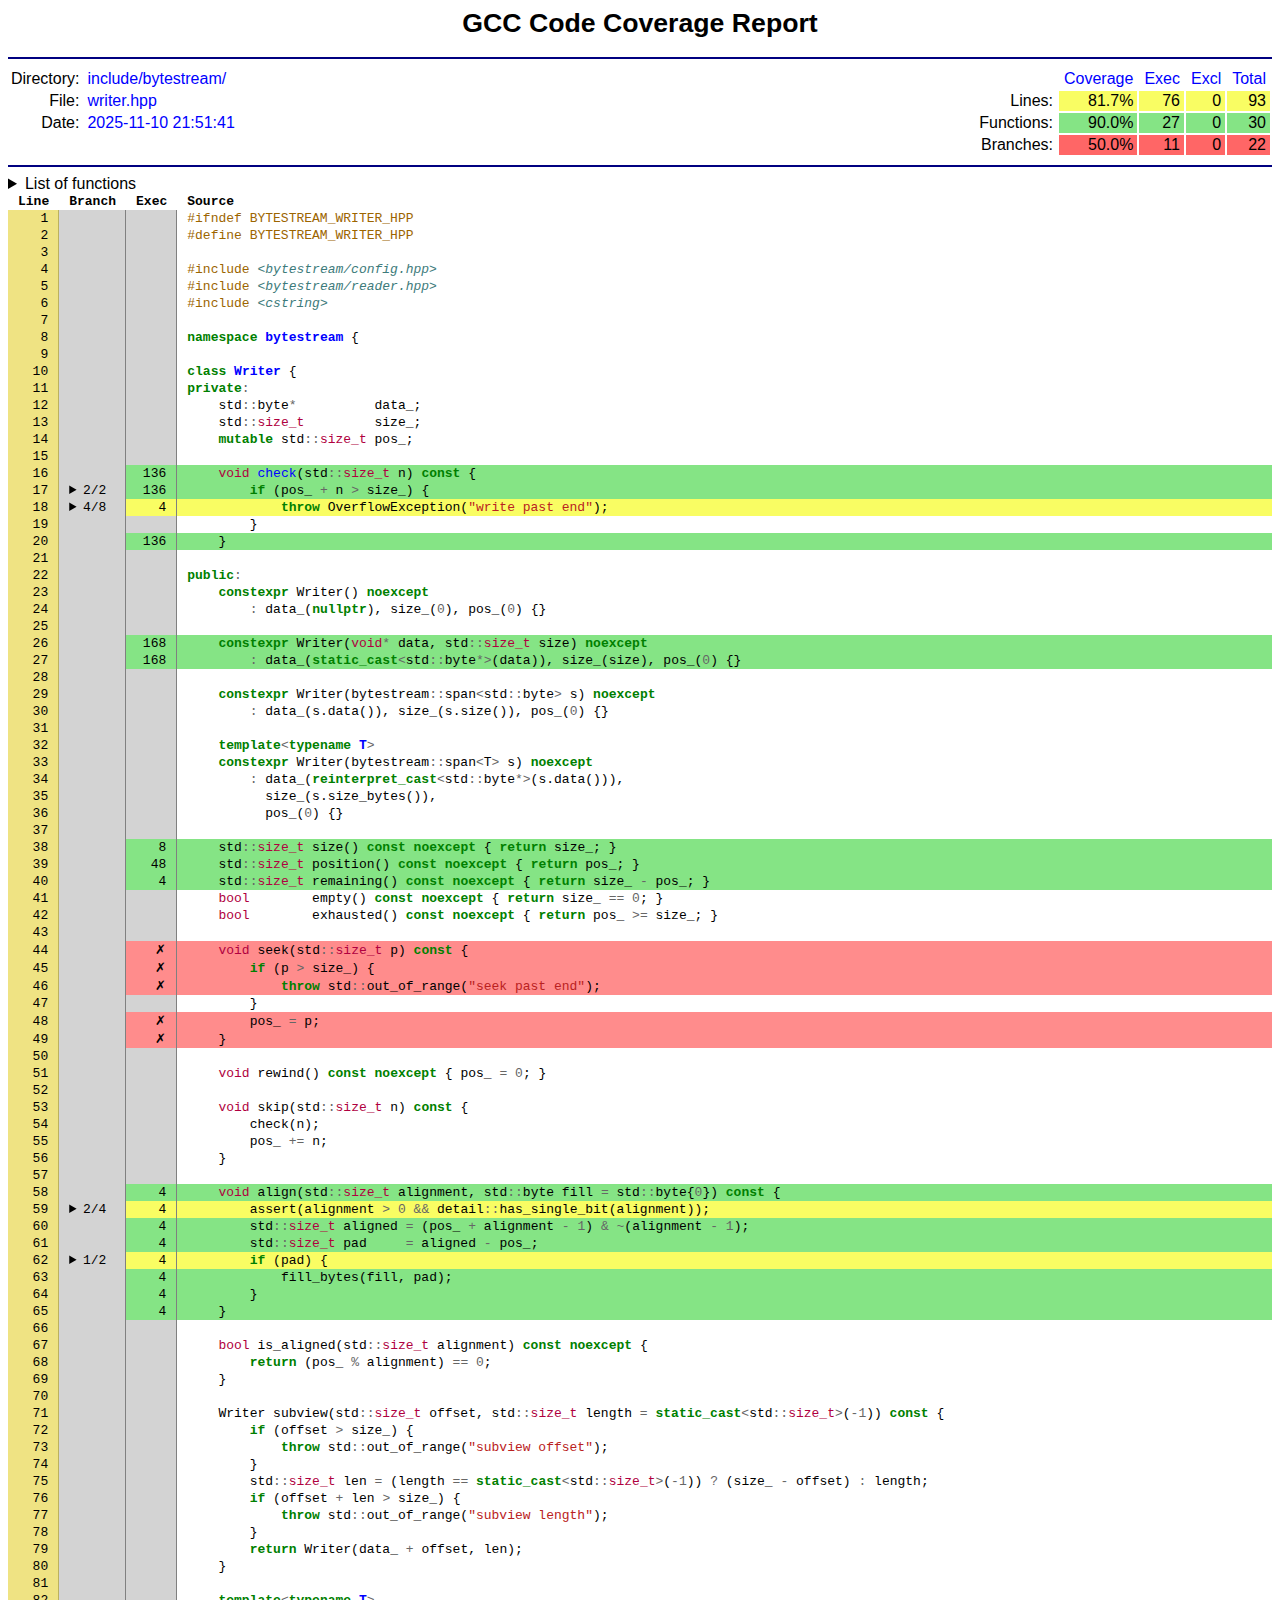
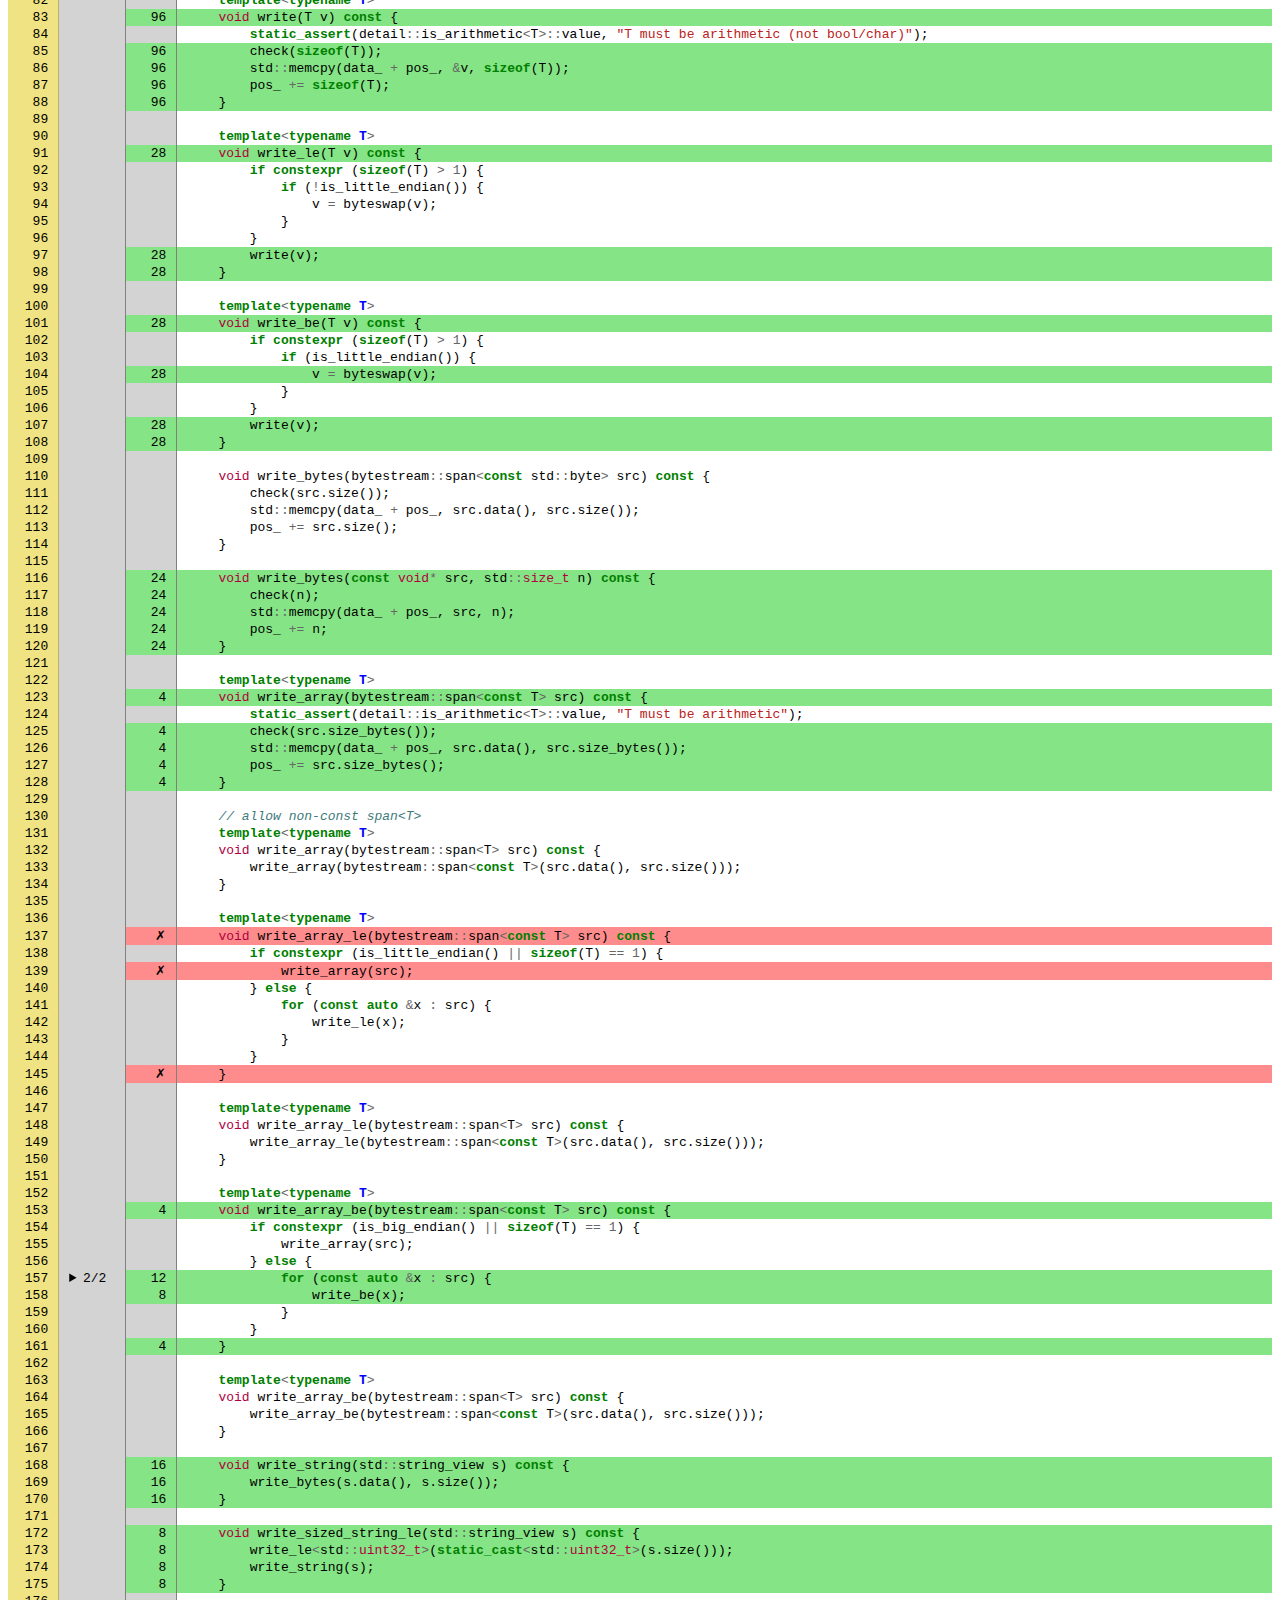
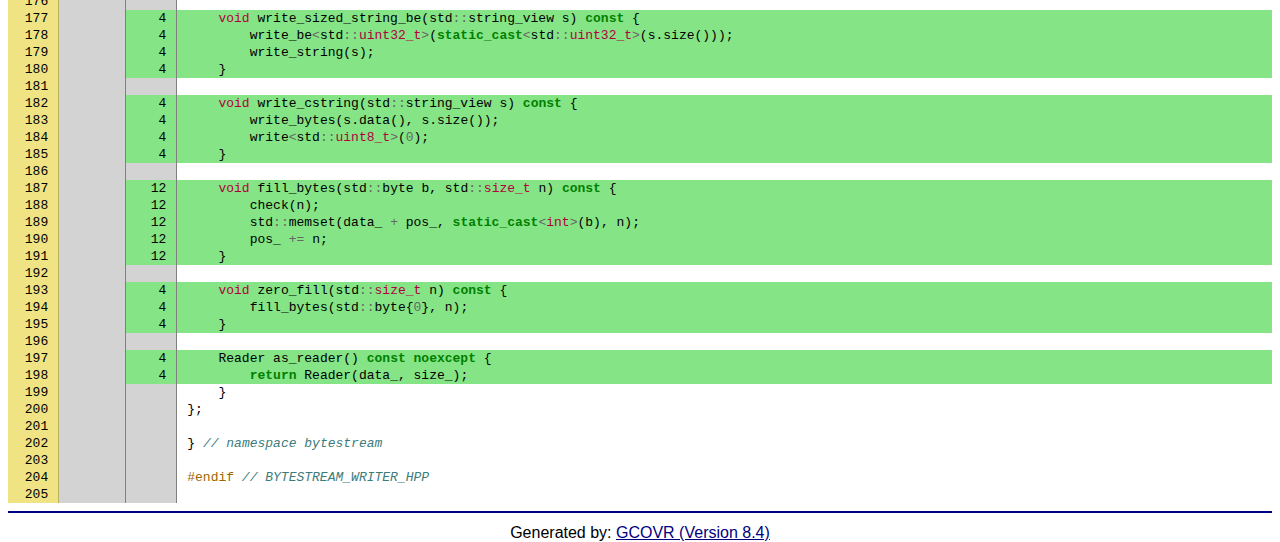
<file: coverage/index.writer.hpp.3cf8281117978225bf3e4e0d2aefc5e9.html>
<!DOCTYPE html>
<html class="theme-green">

  <head>
    <meta http-equiv="Content-Type" content="text/html; charset=UTF-8"/>
    <title>writer.hpp - GCC Code Coverage Report</title>
    <meta name="viewport" content="width=device-width, initial-scale=1.0"/>
    <style type="text/css">
:root {
    font-family: sans-serif;
    --tab_size: 4;
}

.theme-green, .theme-blue {
    --unknown_color: lightgray;
    --low_color: #FF6666;
    --medium_color: #F9FD63;
    --partial_covered_color: var(--medium_color);
    --uncovered_color: #FF8C8C;
    --warning_color: orangered;
    --notTakenBranch_color: red;
    --notTakenCondition_color: red;
    --uncheckedDecision_color: darkorange;
    --notTakenDecision_color: red;
    --notInvokedCall_color: red;
    --excluded_color: rgb(255, 241, 229);
}

.theme-green {
    --high_color: #85E485;
    --covered_color: #85E485;
    --takenBranch_color: green;
    --takenCondition_color: green;
    --takenDecision_color: green;
    --invokedCall_color: green;
}

.theme-blue {
    --high_color: #66B4FF;
    --covered_color: #66B4Ff;
    --takenBranch_color: blue;
    --takenCondition_color: blue;
    --takenDecision_color: blue;
    --invokedCall_color: blue;
}

body
{
    color: #000000;
    background-color: #FFFFFF;
}

h1
{
    text-align: center;
    margin: 0;
    padding-bottom: 10px;
    font-size: 20pt;
    font-weight: bold;
}

hr
{
    background-color: navy;
    height: 2px;
    border: 0;
}

/* Link formats: use maroon w/underlines */
a:link
{
    color: navy;
    text-decoration: underline;
}
a:visited
{
    color: maroon;
    text-decoration: underline;
}

/*** Summary formats ***/

.summary
{
    display: flex;
    flex-flow: row wrap;
    max-width: 100%;
    justify-content: flex-start;
}

.summary > table
{
    flex: 1 0 7em;
    border: 0;
}

.summary > :last-child {
    margin-left: auto;
}

table.legend
{
    color: black;
    display: flex;
    flex-flow: row wrap;
    justify-content: flex-start;
}

table.legend th[scope=row]
{
    font-weight: normal;
    text-align: right;
    white-space: nowrap;
}

table.legend td
{
    color: blue;
    text-align: left;
    white-space: nowrap;
    padding-left: 5px;
}

table.legend td.legend
{
    color: black;
    font-size: 80%;
}

table.legend td.warning_text
{
    color: var(--warning_color);
}

table.coverage td,
table.coverage th
{
    text-align: right;
    color: black;
    font-weight: normal;
    white-space: nowrap;
    padding-left: 5px;
    padding-right: 4px;
}

table.coverage td
{
    background-color: LightSteelBlue;
}

table.coverage th[scope=row]
{
    color: black;
    font-weight: normal;
    white-space: nowrap;
}

table.coverage th[scope=col]
{
    color: blue;
    font-weight: normal;
    white-space: nowrap;
}

table.legend span
{
    margin-right: 4px;
    padding: 2px;
}

table.legend span.coverage-unknown,
table.legend span.coverage-none,
table.legend span.coverage-low,
table.legend span.coverage-medium,
table.legend span.coverage-high
{
    padding-left: 3px;
    padding-right: 3px;
}

table.legend span.coverage-unknown,
table.coverage td.coverage-unknown,
table.file-list td.coverage-unknown
{
    background-color: var(--unknown_color) !important;
}

table.legend span.coverage-none,
table.legend span.coverage-low,
table.coverage td.coverage-none,
table.coverage td.coverage-low,
table.file-list td.coverage-none,
table.file-list td.coverage-low
{
    background-color: var(--low_color) !important;
}

table.legend span.coverage-medium,
table.coverage td.coverage-medium,
table.file-list td.coverage-medium
{
    background-color: var(--medium_color) !important;
}

table.legend span.coverage-high,
table.coverage td.coverage-high,
table.file-list td.coverage-high
{
    background-color: var(--high_color) !important;
}
/*** End of Summary formats ***/
/*** Meter formats ***/

/* Common */
meter {
    -moz-appearance: none;

    width: 30vw;
    min-width: 4em;
    max-width: 15em;
    height: 0.75em;
    padding: 0;
    vertical-align: baseline;
    margin-top: 3px;
    /* Outer background for Mozilla */
    background: none;
    background-color: whitesmoke;
}

/* Webkit */

meter::-webkit-meter-bar {
    /* Outer background for Webkit */
    background: none;
    background-color: whitesmoke;
    height: 0.75em;
    border-radius: 0px;
}

meter::-webkit-meter-optimum-value,
meter::-webkit-meter-suboptimum-value,
meter::-webkit-meter-even-less-good-value
{
    /* Inner shadow for Webkit */
    border: solid 1px black;
}

meter.coverage-none::-webkit-meter-optimum-value,
meter.coverage-low::-webkit-meter-optimum-value
{
    background: var(--low_color);
}

meter.coverage-medium::-webkit-meter-optimum-value
{
    background: var(--medium_color);
}

meter.coverage-high::-webkit-meter-optimum-value
{
    background: var(--high_color);
}

/* Mozilla */

meter::-moz-meter-bar
{
    box-sizing: border-box;
}

meter:-moz-meter-optimum::-moz-meter-bar,
meter:-moz-meter-sub-optimum::-moz-meter-bar,
meter:-moz-meter-sub-sub-optimum::-moz-meter-bar
{
    /* Inner shadow for Mozilla */
    border: solid 1px black;
}

meter.coverage-none:-moz-meter-optimum::-moz-meter-bar,
meter.coverage-low:-moz-meter-optimum::-moz-meter-bar
{
    background: var(--low_color);
}

meter.coverage-medium:-moz-meter-optimum::-moz-meter-bar
{
    background: var(--medium_color);
}

meter.coverage-high:-moz-meter-optimum::-moz-meter-bar
{
    background: var(--high_color);
}

/*** End of Meter formats ***/
.file-list td, .file-list th {
    padding: 0 10px;
    font-weight: bold;
}

.file-list th[scope^=col]
{
    text-align: center;
    color: white;
    background-color: SteelBlue;
    font-size: 120%;
}

.file-list th[scope=row]
{
    text-align: left;
    color: black;
    font-family: monospace;
    font-weight: bold;
    font-size: 110%;
}

.file-list tr > td,
.file-list tr > th {
    background: aliceblue;
}

.file-list tr:nth-child(even) > td,
.file-list tr:nth-child(even) > th {
    background: LightSteelBlue
}

.file-list tr:hover > td,
.file-list tr:hover > th[scope=row]
{
    background-color: #ddd;
}
td.CoverValue
{
    text-align: right;
    white-space: nowrap;
}

td.coveredLine,
span.coveredLine
{
    background-color: var(--covered_color) !important;
}

td.partialCoveredLine,
span.partialCoveredLine
{
    background-color: var(--partial_covered_color) !important;
}

td.uncoveredLine,
span.uncoveredLine
{
    background-color: var(--uncovered_color) !important;
}

td.excludedLine,
span.excludedLine
{
    background-color: var(--excluded_color) !important;
}

.linebranch, .linecondition, .linedecision, .linecall, .linecount, .lineblockids
{
    font-family: monospace;
    border-right: 1px gray solid;
    background-color: lightgray;
    white-space: nowrap;
}
.linebranch, .linecondition, .linedecision, .linecall
{
    text-align: left;
}
.linecount
{
    text-align: right;
}

.linebranchDetails, .lineconditionDetails, .linedecisionDetails, .linecallDetails
{
    position: relative;
}

.linebranchSummary, .lineconditionSummary, .linedecisionSummary, .linecallSummary
{
    cursor: help;
    white-space: nowrap;
}

.linebranchContents, .lineconditionContents, .linedecisionContents, .linecallContents
{
    font-family: monospace;
    font-size: medium;
    text-align: left;
    white-space: nowrap;
    position: absolute;
    padding: 1em;
    background: white;
    border: solid gray 1px;
    box-shadow: 5px 5px 10px gray;
    z-index: 1; /* show in front of the table entries */
}

.functionName
{
    font-style: italic !important;
    font-weight: bolder !important;
}

.excludedBranch
{
    color: var(--takenBranch_color) !important;
}

.takenBranch
{
    color: var(--takenBranch_color) !important;
}

.notTakenBranch
{
    color: var(--notTakenBranch_color) !important;
}

.excludedCondition
{
    color: var(--takenCondition_color) !important;
}

.takenCondition
{
    color: var(--takenCondition_color) !important;
}

.notTakenCondition
{
    color: var(--notTakenCondition_color) !important;
}

.takenDecision
{
    color: var(--takenDecision_color) !important;
}

.notTakenDecision
{
    color: var(--notTakenDecision_color) !important;
}

.uncheckedDecision
{
    color: var(--uncheckedDecision_color) !important;
}

.excludedCall
{
    color: var(--invokedCall_color) !important;
}

.invokedCall
{
    color: var(--invokedCall_color) !important;
}

.notInvokedCall
{
    color: var(--notInvokedCall_color) !important;
}

.src
{
    padding-left: 12px;
    text-align: left;

    font-family: monospace;
    white-space: pre;

    tab-size: var(--tab_size);
    -moz-tab-size: var(--tab_size);
}

span.takenBranch,
span.notTakenBranch,
span.takenDecision,
span.notTakenDecision,
span.uncheckedDecision
{
    font-family: monospace;
    font-weight: bold;
}

pre
{
    height : 15px;
    margin-top: 0;
    margin-bottom: 0;
}

.listOfFunctions td, .listOfFunctions th {
    padding: 0 10px;
}
.listOfFunctions th
{
    text-align: center;
    color: white;
    background-color: SteelBlue;
}
.listOfFunctions tr > td {
    background: aliceblue;
}
.listOfFunctions tr:nth-child(even) > td {
    background: LightSteelBlue
}
.listOfFunctions tr:hover > td
{
    background-color: #ddd;
}
.listOfFunctions tr > td > a
{
    text-decoration: none;
    color: inherit;
}

.source-line
{
    height : 15px;
    margin-top: 0;
    margin-bottom: 0;
}

.lineno
{
    background-color: #EFE383;
    border-right: 1px solid #BBB15F;
    text-align: right;
    unicode-bidi: embed;
    font-family: monospace;
    white-space: pre;
}

.lineno > a
{
    text-decoration: none;
    color: inherit;
}

.file-list
{
    margin: 1em auto;
    border: 0;
    border-spacing: 1px;
}

.file-source table
{
    border-spacing: 0;
}

.file-source table td,
.file-source table th
{
    padding: 1px 10px;
}

.file-source table th
{
    font-family: monospace;
    font-weight: bold;
}

.file-source table td:last-child
{
    width: 100%;
}
footer
{
    text-align: center;
    padding-top: 3px;
}

/* pygments syntax highlighting */
pre { line-height: 125%; }
td.linenos .normal { color: inherit; background-color: transparent; padding-left: 5px; padding-right: 5px; }
span.linenos { color: inherit; background-color: transparent; padding-left: 5px; padding-right: 5px; }
td.linenos .special { color: #000000; background-color: #ffffc0; padding-left: 5px; padding-right: 5px; }
span.linenos.special { color: #000000; background-color: #ffffc0; padding-left: 5px; padding-right: 5px; }
.hll { background-color: #ffffcc }
.c { color: #3D7B7B; font-style: italic } /* Comment */
.err { border: 1px solid #F00 } /* Error */
.k { color: #008000; font-weight: bold } /* Keyword */
.o { color: #666 } /* Operator */
.ch { color: #3D7B7B; font-style: italic } /* Comment.Hashbang */
.cm { color: #3D7B7B; font-style: italic } /* Comment.Multiline */
.cp { color: #9C6500 } /* Comment.Preproc */
.cpf { color: #3D7B7B; font-style: italic } /* Comment.PreprocFile */
.c1 { color: #3D7B7B; font-style: italic } /* Comment.Single */
.cs { color: #3D7B7B; font-weight: bold; font-style: italic } /* Comment.Special */
.gd { color: #A00000 } /* Generic.Deleted */
.ge { font-style: italic } /* Generic.Emph */
.ges { font-weight: bold; font-style: italic } /* Generic.EmphStrong */
.gr { color: #E40000 } /* Generic.Error */
.gh { color: #000080; font-weight: bold } /* Generic.Heading */
.gi { color: #008400 } /* Generic.Inserted */
.go { color: #717171 } /* Generic.Output */
.gp { color: #000080; font-weight: bold } /* Generic.Prompt */
.gs { font-weight: bold } /* Generic.Strong */
.gu { color: #800080; font-weight: bold } /* Generic.Subheading */
.gt { color: #04D } /* Generic.Traceback */
.kc { color: #008000; font-weight: bold } /* Keyword.Constant */
.kd { color: #008000; font-weight: bold } /* Keyword.Declaration */
.kn { color: #008000; font-weight: bold } /* Keyword.Namespace */
.kp { color: #008000 } /* Keyword.Pseudo */
.kr { color: #008000; font-weight: bold } /* Keyword.Reserved */
.kt { color: #B00040 } /* Keyword.Type */
.m { color: #666 } /* Literal.Number */
.s { color: #BA2121 } /* Literal.String */
.na { color: #687822 } /* Name.Attribute */
.nb { color: #008000 } /* Name.Builtin */
.nc { color: #00F; font-weight: bold } /* Name.Class */
.no { color: #800 } /* Name.Constant */
.nd { color: #A2F } /* Name.Decorator */
.ni { color: #717171; font-weight: bold } /* Name.Entity */
.ne { color: #CB3F38; font-weight: bold } /* Name.Exception */
.nf { color: #00F } /* Name.Function */
.nl { color: #767600 } /* Name.Label */
.nn { color: #00F; font-weight: bold } /* Name.Namespace */
.nt { color: #008000; font-weight: bold } /* Name.Tag */
.nv { color: #19177C } /* Name.Variable */
.ow { color: #A2F; font-weight: bold } /* Operator.Word */
.w { color: #BBB } /* Text.Whitespace */
.mb { color: #666 } /* Literal.Number.Bin */
.mf { color: #666 } /* Literal.Number.Float */
.mh { color: #666 } /* Literal.Number.Hex */
.mi { color: #666 } /* Literal.Number.Integer */
.mo { color: #666 } /* Literal.Number.Oct */
.sa { color: #BA2121 } /* Literal.String.Affix */
.sb { color: #BA2121 } /* Literal.String.Backtick */
.sc { color: #BA2121 } /* Literal.String.Char */
.dl { color: #BA2121 } /* Literal.String.Delimiter */
.sd { color: #BA2121; font-style: italic } /* Literal.String.Doc */
.s2 { color: #BA2121 } /* Literal.String.Double */
.se { color: #AA5D1F; font-weight: bold } /* Literal.String.Escape */
.sh { color: #BA2121 } /* Literal.String.Heredoc */
.si { color: #A45A77; font-weight: bold } /* Literal.String.Interpol */
.sx { color: #008000 } /* Literal.String.Other */
.sr { color: #A45A77 } /* Literal.String.Regex */
.s1 { color: #BA2121 } /* Literal.String.Single */
.ss { color: #19177C } /* Literal.String.Symbol */
.bp { color: #008000 } /* Name.Builtin.Pseudo */
.fm { color: #00F } /* Name.Function.Magic */
.vc { color: #19177C } /* Name.Variable.Class */
.vg { color: #19177C } /* Name.Variable.Global */
.vi { color: #19177C } /* Name.Variable.Instance */
.vm { color: #19177C } /* Name.Variable.Magic */
.il { color: #666 } /* Literal.Number.Integer.Long */
    </style>
  </head>

  <body>

    <header>
      <h1>GCC Code Coverage Report</h1>
      <hr/>
      <div class="summary">
<div>
  <table class="legend">
    <tr>
      <th scope="row">Directory:</th>
      <td>include/bytestream/</td>
    </tr>
    <tr>
      <th scope="row">File:</th>
      <td>writer.hpp</td>
    </tr>
    <tr>
      <th scope="row">Date:</th>
      <td>2025-11-10 21:51:41</td>
    </tr>
  </table>
</div>
<div>
  <table class="coverage">
    <tr>
      <th></th>
      <th scope="col">Coverage</th>
      <th scope="col">Exec</th>
      <th scope="col">Excl</th>
      <th scope="col">Total</th>
    </tr>
    <tr>
      <th scope="row">Lines:</th>
      <td class="coverage-medium">81.7%</td>
      <td class="coverage-medium">76</td>
      <td class="coverage-medium">0</td>
      <td class="coverage-medium">93</td>
    </tr>
    <tr>
      <th scope="row">Functions:</th>
      <td class="coverage-high">90.0%</td>
      <td class="coverage-high">27</td>
      <td class="coverage-high">0</td>
      <td class="coverage-high">30</td>
    </tr>
    <tr>
      <th scope="row">Branches:</th>
      <td class="coverage-low">50.0%</td>
      <td class="coverage-low">11</td>
      <td class="coverage-low">0</td>
      <td class="coverage-low">22</td>
    </tr>
  </table>
</div>
      </div>
      <hr/>
    </header>
    <nav>
<details>
  <summary>List of functions</summary>
  <table class="listOfFunctions">
    <tr>
      <th>Function (Line)</th>
      <th>Call count</th>
      <th>Line coverage</th>
      <th>Branch coverage</th>
      <th>Block coverage</th>
    </tr>
    <tr><td><a href="#l26">bytestream::Writer::Writer(void*, unsigned long) (line 26)</a></td><td>called 168 times</td><td>100.0%</td><td>-%</td><td>100.0%</td></tr>
    <tr><td><a href="#l58">bytestream::Writer::align(unsigned long, std::byte) const (line 58)</a></td><td>called 4 times</td><td>100.0%</td><td>50.0%</td><td>77.0%</td></tr>
    <tr><td><a href="#l197">bytestream::Writer::as_reader() const (line 197)</a></td><td>called 4 times</td><td>100.0%</td><td>-%</td><td>100.0%</td></tr>
    <tr><td><a href="#l16">bytestream::Writer::check(unsigned long) const (line 16)</a></td><td>called 136 times</td><td>100.0%</td><td>60.0%</td><td>75.0%</td></tr>
    <tr><td><a href="#l187">bytestream::Writer::fill_bytes(std::byte, unsigned long) const (line 187)</a></td><td>called 12 times</td><td>100.0%</td><td>-%</td><td>100.0%</td></tr>
    <tr><td><a href="#l39">bytestream::Writer::position() const (line 39)</a></td><td>called 48 times</td><td>100.0%</td><td>-%</td><td>100.0%</td></tr>
    <tr><td><a href="#l40">bytestream::Writer::remaining() const (line 40)</a></td><td>called 4 times</td><td>100.0%</td><td>-%</td><td>100.0%</td></tr>
    <tr><td><a href="#l44">bytestream::Writer::seek(unsigned long) const (line 44)</a></td><td>not called</td><td>0.0%</td><td>0.0%</td><td>0.0%</td></tr>
    <tr><td><a href="#l38">bytestream::Writer::size() const (line 38)</a></td><td>called 8 times</td><td>100.0%</td><td>-%</td><td>100.0%</td></tr>
    <tr><td><a href="#l116">bytestream::Writer::write_bytes(void const*, unsigned long) const (line 116)</a></td><td>called 24 times</td><td>100.0%</td><td>-%</td><td>100.0%</td></tr>
    <tr><td><a href="#l182">bytestream::Writer::write_cstring(std::__1::basic_string_view&lt;char, std::__1::char_traits&lt;char&gt;&gt;) const (line 182)</a></td><td>called 4 times</td><td>100.0%</td><td>-%</td><td>100.0%</td></tr>
    <tr><td><a href="#l177">bytestream::Writer::write_sized_string_be(std::__1::basic_string_view&lt;char, std::__1::char_traits&lt;char&gt;&gt;) const (line 177)</a></td><td>called 4 times</td><td>100.0%</td><td>-%</td><td>100.0%</td></tr>
    <tr><td><a href="#l172">bytestream::Writer::write_sized_string_le(std::__1::basic_string_view&lt;char, std::__1::char_traits&lt;char&gt;&gt;) const (line 172)</a></td><td>called 8 times</td><td>100.0%</td><td>-%</td><td>100.0%</td></tr>
    <tr><td><a href="#l168">bytestream::Writer::write_string(std::__1::basic_string_view&lt;char, std::__1::char_traits&lt;char&gt;&gt;) const (line 168)</a></td><td>called 16 times</td><td>100.0%</td><td>-%</td><td>100.0%</td></tr>
    <tr><td><a href="#l193">bytestream::Writer::zero_fill(unsigned long) const (line 193)</a></td><td>called 4 times</td><td>100.0%</td><td>-%</td><td>100.0%</td></tr>
    <tr><td><a href="#l83">void bytestream::Writer::write&lt;double&gt;(double) const (line 83)</a></td><td>called 8 times</td><td>100.0%</td><td>-%</td><td>100.0%</td></tr>
    <tr><td><a href="#l83">void bytestream::Writer::write&lt;float&gt;(float) const (line 83)</a></td><td>called 8 times</td><td>100.0%</td><td>-%</td><td>100.0%</td></tr>
    <tr><td><a href="#l83">void bytestream::Writer::write&lt;unsigned char&gt;(unsigned char) const (line 83)</a></td><td>called 16 times</td><td>100.0%</td><td>-%</td><td>100.0%</td></tr>
    <tr><td><a href="#l83">void bytestream::Writer::write&lt;unsigned int&gt;(unsigned int) const (line 83)</a></td><td>called 36 times</td><td>100.0%</td><td>-%</td><td>100.0%</td></tr>
    <tr><td><a href="#l83">void bytestream::Writer::write&lt;unsigned long long&gt;(unsigned long long) const (line 83)</a></td><td>called 4 times</td><td>100.0%</td><td>-%</td><td>100.0%</td></tr>
    <tr><td><a href="#l83">void bytestream::Writer::write&lt;unsigned short&gt;(unsigned short) const (line 83)</a></td><td>called 24 times</td><td>100.0%</td><td>-%</td><td>100.0%</td></tr>
    <tr><td><a href="#l123">void bytestream::Writer::write_array&lt;int&gt;(bytestream::detail::span&lt;int const&gt;) const (line 123)</a></td><td>not called</td><td>0.0%</td><td>-%</td><td>0.0%</td></tr>
    <tr><td><a href="#l123">void bytestream::Writer::write_array&lt;unsigned short&gt;(bytestream::detail::span&lt;unsigned short const&gt;) const (line 123)</a></td><td>called 4 times</td><td>100.0%</td><td>-%</td><td>100.0%</td></tr>
    <tr><td><a href="#l153">void bytestream::Writer::write_array_be&lt;unsigned short&gt;(bytestream::detail::span&lt;unsigned short const&gt;) const (line 153)</a></td><td>called 4 times</td><td>100.0%</td><td>100.0%</td><td>100.0%</td></tr>
    <tr><td><a href="#l137">void bytestream::Writer::write_array_le&lt;int&gt;(bytestream::detail::span&lt;int const&gt;) const (line 137)</a></td><td>not called</td><td>0.0%</td><td>-%</td><td>0.0%</td></tr>
    <tr><td><a href="#l101">void bytestream::Writer::write_be&lt;unsigned int&gt;(unsigned int) const (line 101)</a></td><td>called 12 times</td><td>100.0%</td><td>-%</td><td>100.0%</td></tr>
    <tr><td><a href="#l101">void bytestream::Writer::write_be&lt;unsigned short&gt;(unsigned short) const (line 101)</a></td><td>called 16 times</td><td>0.0%</td><td>-%</td><td>100.0%</td></tr>
    <tr><td><a href="#l91">void bytestream::Writer::write_le&lt;unsigned int&gt;(unsigned int) const (line 91)</a></td><td>called 16 times</td><td>100.0%</td><td>-%</td><td>100.0%</td></tr>
    <tr><td><a href="#l91">void bytestream::Writer::write_le&lt;unsigned long long&gt;(unsigned long long) const (line 91)</a></td><td>called 4 times</td><td>100.0%</td><td>-%</td><td>100.0%</td></tr>
    <tr><td><a href="#l91">void bytestream::Writer::write_le&lt;unsigned short&gt;(unsigned short) const (line 91)</a></td><td>called 8 times</td><td>100.0%</td><td>-%</td><td>100.0%</td></tr>
  </table>
</details>

    </nav>
    <main>
<div class="file-source">
  <table>
    <tr>
      <th align="right">Line</th>
      <th align="right">Branch</th>
      <th align="right">Exec</th>
      <th align="left" style="width: 100%;">Source</th>
    </tr>
    <tr class="source-line">
      <td class="lineno"><a id="l1" href="#l1">1</a></td>
      <td class="linebranch">
      </td>
      <td class="linecount "></td>
      <td class="src "><span class="cp">#ifndef BYTESTREAM_WRITER_HPP</span></td>
    </tr>
    <tr class="source-line">
      <td class="lineno"><a id="l2" href="#l2">2</a></td>
      <td class="linebranch">
      </td>
      <td class="linecount "></td>
      <td class="src "><span class="cp">#define BYTESTREAM_WRITER_HPP</span></td>
    </tr>
    <tr class="source-line">
      <td class="lineno"><a id="l3" href="#l3">3</a></td>
      <td class="linebranch">
      </td>
      <td class="linecount "></td>
      <td class="src "></td>
    </tr>
    <tr class="source-line">
      <td class="lineno"><a id="l4" href="#l4">4</a></td>
      <td class="linebranch">
      </td>
      <td class="linecount "></td>
      <td class="src "><span class="cp">#include</span><span class="w"> </span><span class="cpf">&lt;bytestream/config.hpp&gt;</span></td>
    </tr>
    <tr class="source-line">
      <td class="lineno"><a id="l5" href="#l5">5</a></td>
      <td class="linebranch">
      </td>
      <td class="linecount "></td>
      <td class="src "><span class="cp">#include</span><span class="w"> </span><span class="cpf">&lt;bytestream/reader.hpp&gt;</span></td>
    </tr>
    <tr class="source-line">
      <td class="lineno"><a id="l6" href="#l6">6</a></td>
      <td class="linebranch">
      </td>
      <td class="linecount "></td>
      <td class="src "><span class="cp">#include</span><span class="w"> </span><span class="cpf">&lt;cstring&gt;</span></td>
    </tr>
    <tr class="source-line">
      <td class="lineno"><a id="l7" href="#l7">7</a></td>
      <td class="linebranch">
      </td>
      <td class="linecount "></td>
      <td class="src "></td>
    </tr>
    <tr class="source-line">
      <td class="lineno"><a id="l8" href="#l8">8</a></td>
      <td class="linebranch">
      </td>
      <td class="linecount "></td>
      <td class="src "><span class="k">namespace</span><span class="w"> </span><span class="nn">bytestream</span><span class="w"> </span><span class="p">{</span></td>
    </tr>
    <tr class="source-line">
      <td class="lineno"><a id="l9" href="#l9">9</a></td>
      <td class="linebranch">
      </td>
      <td class="linecount "></td>
      <td class="src "></td>
    </tr>
    <tr class="source-line">
      <td class="lineno"><a id="l10" href="#l10">10</a></td>
      <td class="linebranch">
      </td>
      <td class="linecount "></td>
      <td class="src "><span class="k">class</span><span class="w"> </span><span class="nc">Writer</span><span class="w"> </span><span class="p">{</span></td>
    </tr>
    <tr class="source-line">
      <td class="lineno"><a id="l11" href="#l11">11</a></td>
      <td class="linebranch">
      </td>
      <td class="linecount "></td>
      <td class="src "><span class="k">private</span><span class="o">:</span></td>
    </tr>
    <tr class="source-line">
      <td class="lineno"><a id="l12" href="#l12">12</a></td>
      <td class="linebranch">
      </td>
      <td class="linecount "></td>
      <td class="src "><span class="w">    </span><span class="n">std</span><span class="o">::</span><span class="n">byte</span><span class="o">*</span><span class="w">          </span><span class="n">data_</span><span class="p">;</span></td>
    </tr>
    <tr class="source-line">
      <td class="lineno"><a id="l13" href="#l13">13</a></td>
      <td class="linebranch">
      </td>
      <td class="linecount "></td>
      <td class="src "><span class="w">    </span><span class="n">std</span><span class="o">::</span><span class="kt">size_t</span><span class="w">         </span><span class="n">size_</span><span class="p">;</span></td>
    </tr>
    <tr class="source-line">
      <td class="lineno"><a id="l14" href="#l14">14</a></td>
      <td class="linebranch">
      </td>
      <td class="linecount "></td>
      <td class="src "><span class="w">    </span><span class="k">mutable</span><span class="w"> </span><span class="n">std</span><span class="o">::</span><span class="kt">size_t</span><span class="w"> </span><span class="n">pos_</span><span class="p">;</span></td>
    </tr>
    <tr class="source-line">
      <td class="lineno"><a id="l15" href="#l15">15</a></td>
      <td class="linebranch">
      </td>
      <td class="linecount "></td>
      <td class="src "></td>
    </tr>
    <tr class="source-line">
      <td class="lineno"><a id="l16" href="#l16">16</a></td>
      <td class="linebranch">
      </td>
      <td class="linecount coveredLine">136</td>
      <td class="src coveredLine"><span class="w">    </span><span class="kt">void</span><span class="w"> </span><span class="nf">check</span><span class="p">(</span><span class="n">std</span><span class="o">::</span><span class="kt">size_t</span><span class="w"> </span><span class="n">n</span><span class="p">)</span><span class="w"> </span><span class="k">const</span><span class="w"> </span><span class="p">{</span></td>
    </tr>
    <tr class="source-line">
      <td class="lineno"><a id="l17" href="#l17">17</a></td>
      <td class="linebranch">
        <details class="linebranchDetails">
          <summary class="linebranchSummary">2/2</summary>
          <div class="linebranchContents">
            <div class="takenBranch">&check; Branch 0 taken 132 times.</div>
            <div class="takenBranch">&check; Branch 1 taken 4 times.</div>
          </div>
        </details>
      </td>
      <td class="linecount coveredLine">136</td>
      <td class="src coveredLine"><span class="w">        </span><span class="k">if</span><span class="w"> </span><span class="p">(</span><span class="n">pos_</span><span class="w"> </span><span class="o">+</span><span class="w"> </span><span class="n">n</span><span class="w"> </span><span class="o">&gt;</span><span class="w"> </span><span class="n">size_</span><span class="p">)</span><span class="w"> </span><span class="p">{</span></td>
    </tr>
    <tr class="source-line">
      <td class="lineno"><a id="l18" href="#l18">18</a></td>
      <td class="linebranch">
        <details class="linebranchDetails">
          <summary class="linebranchSummary">4/8</summary>
          <div class="linebranchContents">
            <div class="takenBranch">&check; Branch 0 taken 4 times.</div>
            <div class="notTakenBranch">&cross; Branch 1 not taken.</div>
            <div class="takenBranch">&check; Branch 2 taken 4 times.</div>
            <div class="notTakenBranch">&cross; Branch 3 not taken.</div>
            <div class="notTakenBranch">&cross; Branch 4 not taken.</div>
            <div class="takenBranch">&check; Branch 5 taken 4 times.</div>
            <div class="takenBranch">&check; Branch 6 taken 4 times.</div>
            <div class="notTakenBranch">&cross; Branch 7 not taken.</div>
          </div>
        </details>
      </td>
      <td class="linecount partialCoveredLine">4</td>
      <td class="src partialCoveredLine"><span class="w">            </span><span class="k">throw</span><span class="w"> </span><span class="n">OverflowException</span><span class="p">(</span><span class="s">&quot;write past end&quot;</span><span class="p">);</span></td>
    </tr>
    <tr class="source-line">
      <td class="lineno"><a id="l19" href="#l19">19</a></td>
      <td class="linebranch">
      </td>
      <td class="linecount "></td>
      <td class="src "><span class="w">        </span><span class="p">}</span></td>
    </tr>
    <tr class="source-line">
      <td class="lineno"><a id="l20" href="#l20">20</a></td>
      <td class="linebranch">
      </td>
      <td class="linecount coveredLine">136</td>
      <td class="src coveredLine"><span class="w">    </span><span class="p">}</span></td>
    </tr>
    <tr class="source-line">
      <td class="lineno"><a id="l21" href="#l21">21</a></td>
      <td class="linebranch">
      </td>
      <td class="linecount "></td>
      <td class="src "></td>
    </tr>
    <tr class="source-line">
      <td class="lineno"><a id="l22" href="#l22">22</a></td>
      <td class="linebranch">
      </td>
      <td class="linecount "></td>
      <td class="src "><span class="k">public</span><span class="o">:</span></td>
    </tr>
    <tr class="source-line">
      <td class="lineno"><a id="l23" href="#l23">23</a></td>
      <td class="linebranch">
      </td>
      <td class="linecount "></td>
      <td class="src "><span class="w">    </span><span class="k">constexpr</span><span class="w"> </span><span class="n">Writer</span><span class="p">()</span><span class="w"> </span><span class="k">noexcept</span></td>
    </tr>
    <tr class="source-line">
      <td class="lineno"><a id="l24" href="#l24">24</a></td>
      <td class="linebranch">
      </td>
      <td class="linecount "></td>
      <td class="src "><span class="w">        </span><span class="o">:</span><span class="w"> </span><span class="n">data_</span><span class="p">(</span><span class="k">nullptr</span><span class="p">),</span><span class="w"> </span><span class="n">size_</span><span class="p">(</span><span class="mi">0</span><span class="p">),</span><span class="w"> </span><span class="n">pos_</span><span class="p">(</span><span class="mi">0</span><span class="p">)</span><span class="w"> </span><span class="p">{}</span></td>
    </tr>
    <tr class="source-line">
      <td class="lineno"><a id="l25" href="#l25">25</a></td>
      <td class="linebranch">
      </td>
      <td class="linecount "></td>
      <td class="src "></td>
    </tr>
    <tr class="source-line">
      <td class="lineno"><a id="l26" href="#l26">26</a></td>
      <td class="linebranch">
      </td>
      <td class="linecount coveredLine">168</td>
      <td class="src coveredLine"><span class="w">    </span><span class="k">constexpr</span><span class="w"> </span><span class="n">Writer</span><span class="p">(</span><span class="kt">void</span><span class="o">*</span><span class="w"> </span><span class="n">data</span><span class="p">,</span><span class="w"> </span><span class="n">std</span><span class="o">::</span><span class="kt">size_t</span><span class="w"> </span><span class="n">size</span><span class="p">)</span><span class="w"> </span><span class="k">noexcept</span></td>
    </tr>
    <tr class="source-line">
      <td class="lineno"><a id="l27" href="#l27">27</a></td>
      <td class="linebranch">
      </td>
      <td class="linecount coveredLine">168</td>
      <td class="src coveredLine"><span class="w">        </span><span class="o">:</span><span class="w"> </span><span class="n">data_</span><span class="p">(</span><span class="k">static_cast</span><span class="o">&lt;</span><span class="n">std</span><span class="o">::</span><span class="n">byte</span><span class="o">*&gt;</span><span class="p">(</span><span class="n">data</span><span class="p">)),</span><span class="w"> </span><span class="n">size_</span><span class="p">(</span><span class="n">size</span><span class="p">),</span><span class="w"> </span><span class="n">pos_</span><span class="p">(</span><span class="mi">0</span><span class="p">)</span><span class="w"> </span><span class="p">{}</span></td>
    </tr>
    <tr class="source-line">
      <td class="lineno"><a id="l28" href="#l28">28</a></td>
      <td class="linebranch">
      </td>
      <td class="linecount "></td>
      <td class="src "></td>
    </tr>
    <tr class="source-line">
      <td class="lineno"><a id="l29" href="#l29">29</a></td>
      <td class="linebranch">
      </td>
      <td class="linecount "></td>
      <td class="src "><span class="w">    </span><span class="k">constexpr</span><span class="w"> </span><span class="n">Writer</span><span class="p">(</span><span class="n">bytestream</span><span class="o">::</span><span class="n">span</span><span class="o">&lt;</span><span class="n">std</span><span class="o">::</span><span class="n">byte</span><span class="o">&gt;</span><span class="w"> </span><span class="n">s</span><span class="p">)</span><span class="w"> </span><span class="k">noexcept</span></td>
    </tr>
    <tr class="source-line">
      <td class="lineno"><a id="l30" href="#l30">30</a></td>
      <td class="linebranch">
      </td>
      <td class="linecount "></td>
      <td class="src "><span class="w">        </span><span class="o">:</span><span class="w"> </span><span class="n">data_</span><span class="p">(</span><span class="n">s</span><span class="p">.</span><span class="n">data</span><span class="p">()),</span><span class="w"> </span><span class="n">size_</span><span class="p">(</span><span class="n">s</span><span class="p">.</span><span class="n">size</span><span class="p">()),</span><span class="w"> </span><span class="n">pos_</span><span class="p">(</span><span class="mi">0</span><span class="p">)</span><span class="w"> </span><span class="p">{}</span></td>
    </tr>
    <tr class="source-line">
      <td class="lineno"><a id="l31" href="#l31">31</a></td>
      <td class="linebranch">
      </td>
      <td class="linecount "></td>
      <td class="src "></td>
    </tr>
    <tr class="source-line">
      <td class="lineno"><a id="l32" href="#l32">32</a></td>
      <td class="linebranch">
      </td>
      <td class="linecount "></td>
      <td class="src "><span class="w">    </span><span class="k">template</span><span class="o">&lt;</span><span class="k">typename</span><span class="w"> </span><span class="nc">T</span><span class="o">&gt;</span></td>
    </tr>
    <tr class="source-line">
      <td class="lineno"><a id="l33" href="#l33">33</a></td>
      <td class="linebranch">
      </td>
      <td class="linecount "></td>
      <td class="src "><span class="w">    </span><span class="k">constexpr</span><span class="w"> </span><span class="n">Writer</span><span class="p">(</span><span class="n">bytestream</span><span class="o">::</span><span class="n">span</span><span class="o">&lt;</span><span class="n">T</span><span class="o">&gt;</span><span class="w"> </span><span class="n">s</span><span class="p">)</span><span class="w"> </span><span class="k">noexcept</span></td>
    </tr>
    <tr class="source-line">
      <td class="lineno"><a id="l34" href="#l34">34</a></td>
      <td class="linebranch">
      </td>
      <td class="linecount "></td>
      <td class="src "><span class="w">        </span><span class="o">:</span><span class="w"> </span><span class="n">data_</span><span class="p">(</span><span class="k">reinterpret_cast</span><span class="o">&lt;</span><span class="n">std</span><span class="o">::</span><span class="n">byte</span><span class="o">*&gt;</span><span class="p">(</span><span class="n">s</span><span class="p">.</span><span class="n">data</span><span class="p">())),</span></td>
    </tr>
    <tr class="source-line">
      <td class="lineno"><a id="l35" href="#l35">35</a></td>
      <td class="linebranch">
      </td>
      <td class="linecount "></td>
      <td class="src "><span class="w">          </span><span class="n">size_</span><span class="p">(</span><span class="n">s</span><span class="p">.</span><span class="n">size_bytes</span><span class="p">()),</span></td>
    </tr>
    <tr class="source-line">
      <td class="lineno"><a id="l36" href="#l36">36</a></td>
      <td class="linebranch">
      </td>
      <td class="linecount "></td>
      <td class="src "><span class="w">          </span><span class="n">pos_</span><span class="p">(</span><span class="mi">0</span><span class="p">)</span><span class="w"> </span><span class="p">{}</span></td>
    </tr>
    <tr class="source-line">
      <td class="lineno"><a id="l37" href="#l37">37</a></td>
      <td class="linebranch">
      </td>
      <td class="linecount "></td>
      <td class="src "></td>
    </tr>
    <tr class="source-line">
      <td class="lineno"><a id="l38" href="#l38">38</a></td>
      <td class="linebranch">
      </td>
      <td class="linecount coveredLine">8</td>
      <td class="src coveredLine"><span class="w">    </span><span class="n">std</span><span class="o">::</span><span class="kt">size_t</span><span class="w"> </span><span class="n">size</span><span class="p">()</span><span class="w"> </span><span class="k">const</span><span class="w"> </span><span class="k">noexcept</span><span class="w"> </span><span class="p">{</span><span class="w"> </span><span class="k">return</span><span class="w"> </span><span class="n">size_</span><span class="p">;</span><span class="w"> </span><span class="p">}</span></td>
    </tr>
    <tr class="source-line">
      <td class="lineno"><a id="l39" href="#l39">39</a></td>
      <td class="linebranch">
      </td>
      <td class="linecount coveredLine">48</td>
      <td class="src coveredLine"><span class="w">    </span><span class="n">std</span><span class="o">::</span><span class="kt">size_t</span><span class="w"> </span><span class="n">position</span><span class="p">()</span><span class="w"> </span><span class="k">const</span><span class="w"> </span><span class="k">noexcept</span><span class="w"> </span><span class="p">{</span><span class="w"> </span><span class="k">return</span><span class="w"> </span><span class="n">pos_</span><span class="p">;</span><span class="w"> </span><span class="p">}</span></td>
    </tr>
    <tr class="source-line">
      <td class="lineno"><a id="l40" href="#l40">40</a></td>
      <td class="linebranch">
      </td>
      <td class="linecount coveredLine">4</td>
      <td class="src coveredLine"><span class="w">    </span><span class="n">std</span><span class="o">::</span><span class="kt">size_t</span><span class="w"> </span><span class="n">remaining</span><span class="p">()</span><span class="w"> </span><span class="k">const</span><span class="w"> </span><span class="k">noexcept</span><span class="w"> </span><span class="p">{</span><span class="w"> </span><span class="k">return</span><span class="w"> </span><span class="n">size_</span><span class="w"> </span><span class="o">-</span><span class="w"> </span><span class="n">pos_</span><span class="p">;</span><span class="w"> </span><span class="p">}</span></td>
    </tr>
    <tr class="source-line">
      <td class="lineno"><a id="l41" href="#l41">41</a></td>
      <td class="linebranch">
      </td>
      <td class="linecount "></td>
      <td class="src "><span class="w">    </span><span class="kt">bool</span><span class="w">        </span><span class="n">empty</span><span class="p">()</span><span class="w"> </span><span class="k">const</span><span class="w"> </span><span class="k">noexcept</span><span class="w"> </span><span class="p">{</span><span class="w"> </span><span class="k">return</span><span class="w"> </span><span class="n">size_</span><span class="w"> </span><span class="o">==</span><span class="w"> </span><span class="mi">0</span><span class="p">;</span><span class="w"> </span><span class="p">}</span></td>
    </tr>
    <tr class="source-line">
      <td class="lineno"><a id="l42" href="#l42">42</a></td>
      <td class="linebranch">
      </td>
      <td class="linecount "></td>
      <td class="src "><span class="w">    </span><span class="kt">bool</span><span class="w">        </span><span class="n">exhausted</span><span class="p">()</span><span class="w"> </span><span class="k">const</span><span class="w"> </span><span class="k">noexcept</span><span class="w"> </span><span class="p">{</span><span class="w"> </span><span class="k">return</span><span class="w"> </span><span class="n">pos_</span><span class="w"> </span><span class="o">&gt;=</span><span class="w"> </span><span class="n">size_</span><span class="p">;</span><span class="w"> </span><span class="p">}</span></td>
    </tr>
    <tr class="source-line">
      <td class="lineno"><a id="l43" href="#l43">43</a></td>
      <td class="linebranch">
      </td>
      <td class="linecount "></td>
      <td class="src "></td>
    </tr>
    <tr class="source-line">
      <td class="lineno"><a id="l44" href="#l44">44</a></td>
      <td class="linebranch">
      </td>
      <td class="linecount uncoveredLine">&cross;</td>
      <td class="src uncoveredLine"><span class="w">    </span><span class="kt">void</span><span class="w"> </span><span class="n">seek</span><span class="p">(</span><span class="n">std</span><span class="o">::</span><span class="kt">size_t</span><span class="w"> </span><span class="n">p</span><span class="p">)</span><span class="w"> </span><span class="k">const</span><span class="w"> </span><span class="p">{</span></td>
    </tr>
    <tr class="source-line">
      <td class="lineno"><a id="l45" href="#l45">45</a></td>
      <td class="linebranch">
      </td>
      <td class="linecount uncoveredLine">&cross;</td>
      <td class="src uncoveredLine"><span class="w">        </span><span class="k">if</span><span class="w"> </span><span class="p">(</span><span class="n">p</span><span class="w"> </span><span class="o">&gt;</span><span class="w"> </span><span class="n">size_</span><span class="p">)</span><span class="w"> </span><span class="p">{</span></td>
    </tr>
    <tr class="source-line">
      <td class="lineno"><a id="l46" href="#l46">46</a></td>
      <td class="linebranch">
      </td>
      <td class="linecount uncoveredLine">&cross;</td>
      <td class="src uncoveredLine"><span class="w">            </span><span class="k">throw</span><span class="w"> </span><span class="n">std</span><span class="o">::</span><span class="n">out_of_range</span><span class="p">(</span><span class="s">&quot;seek past end&quot;</span><span class="p">);</span></td>
    </tr>
    <tr class="source-line">
      <td class="lineno"><a id="l47" href="#l47">47</a></td>
      <td class="linebranch">
      </td>
      <td class="linecount "></td>
      <td class="src "><span class="w">        </span><span class="p">}</span></td>
    </tr>
    <tr class="source-line">
      <td class="lineno"><a id="l48" href="#l48">48</a></td>
      <td class="linebranch">
      </td>
      <td class="linecount uncoveredLine">&cross;</td>
      <td class="src uncoveredLine"><span class="w">        </span><span class="n">pos_</span><span class="w"> </span><span class="o">=</span><span class="w"> </span><span class="n">p</span><span class="p">;</span></td>
    </tr>
    <tr class="source-line">
      <td class="lineno"><a id="l49" href="#l49">49</a></td>
      <td class="linebranch">
      </td>
      <td class="linecount uncoveredLine">&cross;</td>
      <td class="src uncoveredLine"><span class="w">    </span><span class="p">}</span></td>
    </tr>
    <tr class="source-line">
      <td class="lineno"><a id="l50" href="#l50">50</a></td>
      <td class="linebranch">
      </td>
      <td class="linecount "></td>
      <td class="src "></td>
    </tr>
    <tr class="source-line">
      <td class="lineno"><a id="l51" href="#l51">51</a></td>
      <td class="linebranch">
      </td>
      <td class="linecount "></td>
      <td class="src "><span class="w">    </span><span class="kt">void</span><span class="w"> </span><span class="n">rewind</span><span class="p">()</span><span class="w"> </span><span class="k">const</span><span class="w"> </span><span class="k">noexcept</span><span class="w"> </span><span class="p">{</span><span class="w"> </span><span class="n">pos_</span><span class="w"> </span><span class="o">=</span><span class="w"> </span><span class="mi">0</span><span class="p">;</span><span class="w"> </span><span class="p">}</span></td>
    </tr>
    <tr class="source-line">
      <td class="lineno"><a id="l52" href="#l52">52</a></td>
      <td class="linebranch">
      </td>
      <td class="linecount "></td>
      <td class="src "></td>
    </tr>
    <tr class="source-line">
      <td class="lineno"><a id="l53" href="#l53">53</a></td>
      <td class="linebranch">
      </td>
      <td class="linecount "></td>
      <td class="src "><span class="w">    </span><span class="kt">void</span><span class="w"> </span><span class="n">skip</span><span class="p">(</span><span class="n">std</span><span class="o">::</span><span class="kt">size_t</span><span class="w"> </span><span class="n">n</span><span class="p">)</span><span class="w"> </span><span class="k">const</span><span class="w"> </span><span class="p">{</span></td>
    </tr>
    <tr class="source-line">
      <td class="lineno"><a id="l54" href="#l54">54</a></td>
      <td class="linebranch">
      </td>
      <td class="linecount "></td>
      <td class="src "><span class="w">        </span><span class="n">check</span><span class="p">(</span><span class="n">n</span><span class="p">);</span></td>
    </tr>
    <tr class="source-line">
      <td class="lineno"><a id="l55" href="#l55">55</a></td>
      <td class="linebranch">
      </td>
      <td class="linecount "></td>
      <td class="src "><span class="w">        </span><span class="n">pos_</span><span class="w"> </span><span class="o">+=</span><span class="w"> </span><span class="n">n</span><span class="p">;</span></td>
    </tr>
    <tr class="source-line">
      <td class="lineno"><a id="l56" href="#l56">56</a></td>
      <td class="linebranch">
      </td>
      <td class="linecount "></td>
      <td class="src "><span class="w">    </span><span class="p">}</span></td>
    </tr>
    <tr class="source-line">
      <td class="lineno"><a id="l57" href="#l57">57</a></td>
      <td class="linebranch">
      </td>
      <td class="linecount "></td>
      <td class="src "></td>
    </tr>
    <tr class="source-line">
      <td class="lineno"><a id="l58" href="#l58">58</a></td>
      <td class="linebranch">
      </td>
      <td class="linecount coveredLine">4</td>
      <td class="src coveredLine"><span class="w">    </span><span class="kt">void</span><span class="w"> </span><span class="n">align</span><span class="p">(</span><span class="n">std</span><span class="o">::</span><span class="kt">size_t</span><span class="w"> </span><span class="n">alignment</span><span class="p">,</span><span class="w"> </span><span class="n">std</span><span class="o">::</span><span class="n">byte</span><span class="w"> </span><span class="n">fill</span><span class="w"> </span><span class="o">=</span><span class="w"> </span><span class="n">std</span><span class="o">::</span><span class="n">byte</span><span class="p">{</span><span class="mi">0</span><span class="p">})</span><span class="w"> </span><span class="k">const</span><span class="w"> </span><span class="p">{</span></td>
    </tr>
    <tr class="source-line">
      <td class="lineno"><a id="l59" href="#l59">59</a></td>
      <td class="linebranch">
        <details class="linebranchDetails">
          <summary class="linebranchSummary">2/4</summary>
          <div class="linebranchContents">
            <div class="notTakenBranch">&cross; Branch 0 not taken.</div>
            <div class="takenBranch">&check; Branch 1 taken 4 times.</div>
            <div class="takenBranch">&check; Branch 2 taken 4 times.</div>
            <div class="notTakenBranch">&cross; Branch 3 not taken.</div>
          </div>
        </details>
      </td>
      <td class="linecount partialCoveredLine">4</td>
      <td class="src partialCoveredLine"><span class="w">        </span><span class="n">assert</span><span class="p">(</span><span class="n">alignment</span><span class="w"> </span><span class="o">&gt;</span><span class="w"> </span><span class="mi">0</span><span class="w"> </span><span class="o">&amp;&amp;</span><span class="w"> </span><span class="n">detail</span><span class="o">::</span><span class="n">has_single_bit</span><span class="p">(</span><span class="n">alignment</span><span class="p">));</span></td>
    </tr>
    <tr class="source-line">
      <td class="lineno"><a id="l60" href="#l60">60</a></td>
      <td class="linebranch">
      </td>
      <td class="linecount coveredLine">4</td>
      <td class="src coveredLine"><span class="w">        </span><span class="n">std</span><span class="o">::</span><span class="kt">size_t</span><span class="w"> </span><span class="n">aligned</span><span class="w"> </span><span class="o">=</span><span class="w"> </span><span class="p">(</span><span class="n">pos_</span><span class="w"> </span><span class="o">+</span><span class="w"> </span><span class="n">alignment</span><span class="w"> </span><span class="o">-</span><span class="w"> </span><span class="mi">1</span><span class="p">)</span><span class="w"> </span><span class="o">&amp;</span><span class="w"> </span><span class="o">~</span><span class="p">(</span><span class="n">alignment</span><span class="w"> </span><span class="o">-</span><span class="w"> </span><span class="mi">1</span><span class="p">);</span></td>
    </tr>
    <tr class="source-line">
      <td class="lineno"><a id="l61" href="#l61">61</a></td>
      <td class="linebranch">
      </td>
      <td class="linecount coveredLine">4</td>
      <td class="src coveredLine"><span class="w">        </span><span class="n">std</span><span class="o">::</span><span class="kt">size_t</span><span class="w"> </span><span class="n">pad</span><span class="w">     </span><span class="o">=</span><span class="w"> </span><span class="n">aligned</span><span class="w"> </span><span class="o">-</span><span class="w"> </span><span class="n">pos_</span><span class="p">;</span></td>
    </tr>
    <tr class="source-line">
      <td class="lineno"><a id="l62" href="#l62">62</a></td>
      <td class="linebranch">
        <details class="linebranchDetails">
          <summary class="linebranchSummary">1/2</summary>
          <div class="linebranchContents">
            <div class="notTakenBranch">&cross; Branch 0 not taken.</div>
            <div class="takenBranch">&check; Branch 1 taken 4 times.</div>
          </div>
        </details>
      </td>
      <td class="linecount partialCoveredLine">4</td>
      <td class="src partialCoveredLine"><span class="w">        </span><span class="k">if</span><span class="w"> </span><span class="p">(</span><span class="n">pad</span><span class="p">)</span><span class="w"> </span><span class="p">{</span></td>
    </tr>
    <tr class="source-line">
      <td class="lineno"><a id="l63" href="#l63">63</a></td>
      <td class="linebranch">
      </td>
      <td class="linecount coveredLine">4</td>
      <td class="src coveredLine"><span class="w">            </span><span class="n">fill_bytes</span><span class="p">(</span><span class="n">fill</span><span class="p">,</span><span class="w"> </span><span class="n">pad</span><span class="p">);</span></td>
    </tr>
    <tr class="source-line">
      <td class="lineno"><a id="l64" href="#l64">64</a></td>
      <td class="linebranch">
      </td>
      <td class="linecount coveredLine">4</td>
      <td class="src coveredLine"><span class="w">        </span><span class="p">}</span></td>
    </tr>
    <tr class="source-line">
      <td class="lineno"><a id="l65" href="#l65">65</a></td>
      <td class="linebranch">
      </td>
      <td class="linecount coveredLine">4</td>
      <td class="src coveredLine"><span class="w">    </span><span class="p">}</span></td>
    </tr>
    <tr class="source-line">
      <td class="lineno"><a id="l66" href="#l66">66</a></td>
      <td class="linebranch">
      </td>
      <td class="linecount "></td>
      <td class="src "></td>
    </tr>
    <tr class="source-line">
      <td class="lineno"><a id="l67" href="#l67">67</a></td>
      <td class="linebranch">
      </td>
      <td class="linecount "></td>
      <td class="src "><span class="w">    </span><span class="kt">bool</span><span class="w"> </span><span class="n">is_aligned</span><span class="p">(</span><span class="n">std</span><span class="o">::</span><span class="kt">size_t</span><span class="w"> </span><span class="n">alignment</span><span class="p">)</span><span class="w"> </span><span class="k">const</span><span class="w"> </span><span class="k">noexcept</span><span class="w"> </span><span class="p">{</span></td>
    </tr>
    <tr class="source-line">
      <td class="lineno"><a id="l68" href="#l68">68</a></td>
      <td class="linebranch">
      </td>
      <td class="linecount "></td>
      <td class="src "><span class="w">        </span><span class="k">return</span><span class="w"> </span><span class="p">(</span><span class="n">pos_</span><span class="w"> </span><span class="o">%</span><span class="w"> </span><span class="n">alignment</span><span class="p">)</span><span class="w"> </span><span class="o">==</span><span class="w"> </span><span class="mi">0</span><span class="p">;</span></td>
    </tr>
    <tr class="source-line">
      <td class="lineno"><a id="l69" href="#l69">69</a></td>
      <td class="linebranch">
      </td>
      <td class="linecount "></td>
      <td class="src "><span class="w">    </span><span class="p">}</span></td>
    </tr>
    <tr class="source-line">
      <td class="lineno"><a id="l70" href="#l70">70</a></td>
      <td class="linebranch">
      </td>
      <td class="linecount "></td>
      <td class="src "></td>
    </tr>
    <tr class="source-line">
      <td class="lineno"><a id="l71" href="#l71">71</a></td>
      <td class="linebranch">
      </td>
      <td class="linecount "></td>
      <td class="src "><span class="w">    </span><span class="n">Writer</span><span class="w"> </span><span class="n">subview</span><span class="p">(</span><span class="n">std</span><span class="o">::</span><span class="kt">size_t</span><span class="w"> </span><span class="n">offset</span><span class="p">,</span><span class="w"> </span><span class="n">std</span><span class="o">::</span><span class="kt">size_t</span><span class="w"> </span><span class="n">length</span><span class="w"> </span><span class="o">=</span><span class="w"> </span><span class="k">static_cast</span><span class="o">&lt;</span><span class="n">std</span><span class="o">::</span><span class="kt">size_t</span><span class="o">&gt;</span><span class="p">(</span><span class="mi">-1</span><span class="p">))</span><span class="w"> </span><span class="k">const</span><span class="w"> </span><span class="p">{</span></td>
    </tr>
    <tr class="source-line">
      <td class="lineno"><a id="l72" href="#l72">72</a></td>
      <td class="linebranch">
      </td>
      <td class="linecount "></td>
      <td class="src "><span class="w">        </span><span class="k">if</span><span class="w"> </span><span class="p">(</span><span class="n">offset</span><span class="w"> </span><span class="o">&gt;</span><span class="w"> </span><span class="n">size_</span><span class="p">)</span><span class="w"> </span><span class="p">{</span></td>
    </tr>
    <tr class="source-line">
      <td class="lineno"><a id="l73" href="#l73">73</a></td>
      <td class="linebranch">
      </td>
      <td class="linecount "></td>
      <td class="src "><span class="w">            </span><span class="k">throw</span><span class="w"> </span><span class="n">std</span><span class="o">::</span><span class="n">out_of_range</span><span class="p">(</span><span class="s">&quot;subview offset&quot;</span><span class="p">);</span></td>
    </tr>
    <tr class="source-line">
      <td class="lineno"><a id="l74" href="#l74">74</a></td>
      <td class="linebranch">
      </td>
      <td class="linecount "></td>
      <td class="src "><span class="w">        </span><span class="p">}</span></td>
    </tr>
    <tr class="source-line">
      <td class="lineno"><a id="l75" href="#l75">75</a></td>
      <td class="linebranch">
      </td>
      <td class="linecount "></td>
      <td class="src "><span class="w">        </span><span class="n">std</span><span class="o">::</span><span class="kt">size_t</span><span class="w"> </span><span class="n">len</span><span class="w"> </span><span class="o">=</span><span class="w"> </span><span class="p">(</span><span class="n">length</span><span class="w"> </span><span class="o">==</span><span class="w"> </span><span class="k">static_cast</span><span class="o">&lt;</span><span class="n">std</span><span class="o">::</span><span class="kt">size_t</span><span class="o">&gt;</span><span class="p">(</span><span class="mi">-1</span><span class="p">))</span><span class="w"> </span><span class="o">?</span><span class="w"> </span><span class="p">(</span><span class="n">size_</span><span class="w"> </span><span class="o">-</span><span class="w"> </span><span class="n">offset</span><span class="p">)</span><span class="w"> </span><span class="o">:</span><span class="w"> </span><span class="n">length</span><span class="p">;</span></td>
    </tr>
    <tr class="source-line">
      <td class="lineno"><a id="l76" href="#l76">76</a></td>
      <td class="linebranch">
      </td>
      <td class="linecount "></td>
      <td class="src "><span class="w">        </span><span class="k">if</span><span class="w"> </span><span class="p">(</span><span class="n">offset</span><span class="w"> </span><span class="o">+</span><span class="w"> </span><span class="n">len</span><span class="w"> </span><span class="o">&gt;</span><span class="w"> </span><span class="n">size_</span><span class="p">)</span><span class="w"> </span><span class="p">{</span></td>
    </tr>
    <tr class="source-line">
      <td class="lineno"><a id="l77" href="#l77">77</a></td>
      <td class="linebranch">
      </td>
      <td class="linecount "></td>
      <td class="src "><span class="w">            </span><span class="k">throw</span><span class="w"> </span><span class="n">std</span><span class="o">::</span><span class="n">out_of_range</span><span class="p">(</span><span class="s">&quot;subview length&quot;</span><span class="p">);</span></td>
    </tr>
    <tr class="source-line">
      <td class="lineno"><a id="l78" href="#l78">78</a></td>
      <td class="linebranch">
      </td>
      <td class="linecount "></td>
      <td class="src "><span class="w">        </span><span class="p">}</span></td>
    </tr>
    <tr class="source-line">
      <td class="lineno"><a id="l79" href="#l79">79</a></td>
      <td class="linebranch">
      </td>
      <td class="linecount "></td>
      <td class="src "><span class="w">        </span><span class="k">return</span><span class="w"> </span><span class="n">Writer</span><span class="p">(</span><span class="n">data_</span><span class="w"> </span><span class="o">+</span><span class="w"> </span><span class="n">offset</span><span class="p">,</span><span class="w"> </span><span class="n">len</span><span class="p">);</span></td>
    </tr>
    <tr class="source-line">
      <td class="lineno"><a id="l80" href="#l80">80</a></td>
      <td class="linebranch">
      </td>
      <td class="linecount "></td>
      <td class="src "><span class="w">    </span><span class="p">}</span></td>
    </tr>
    <tr class="source-line">
      <td class="lineno"><a id="l81" href="#l81">81</a></td>
      <td class="linebranch">
      </td>
      <td class="linecount "></td>
      <td class="src "></td>
    </tr>
    <tr class="source-line">
      <td class="lineno"><a id="l82" href="#l82">82</a></td>
      <td class="linebranch">
      </td>
      <td class="linecount "></td>
      <td class="src "><span class="w">    </span><span class="k">template</span><span class="o">&lt;</span><span class="k">typename</span><span class="w"> </span><span class="nc">T</span><span class="o">&gt;</span></td>
    </tr>
    <tr class="source-line">
      <td class="lineno"><a id="l83" href="#l83">83</a></td>
      <td class="linebranch">
      </td>
      <td class="linecount coveredLine">96</td>
      <td class="src coveredLine"><span class="w">    </span><span class="kt">void</span><span class="w"> </span><span class="n">write</span><span class="p">(</span><span class="n">T</span><span class="w"> </span><span class="n">v</span><span class="p">)</span><span class="w"> </span><span class="k">const</span><span class="w"> </span><span class="p">{</span></td>
    </tr>
    <tr class="source-line">
      <td class="lineno"><a id="l84" href="#l84">84</a></td>
      <td class="linebranch">
      </td>
      <td class="linecount "></td>
      <td class="src "><span class="w">        </span><span class="k">static_assert</span><span class="p">(</span><span class="n">detail</span><span class="o">::</span><span class="n">is_arithmetic</span><span class="o">&lt;</span><span class="n">T</span><span class="o">&gt;::</span><span class="n">value</span><span class="p">,</span><span class="w"> </span><span class="s">&quot;T must be arithmetic (not bool/char)&quot;</span><span class="p">);</span></td>
    </tr>
    <tr class="source-line">
      <td class="lineno"><a id="l85" href="#l85">85</a></td>
      <td class="linebranch">
      </td>
      <td class="linecount coveredLine">96</td>
      <td class="src coveredLine"><span class="w">        </span><span class="n">check</span><span class="p">(</span><span class="k">sizeof</span><span class="p">(</span><span class="n">T</span><span class="p">));</span></td>
    </tr>
    <tr class="source-line">
      <td class="lineno"><a id="l86" href="#l86">86</a></td>
      <td class="linebranch">
      </td>
      <td class="linecount coveredLine">96</td>
      <td class="src coveredLine"><span class="w">        </span><span class="n">std</span><span class="o">::</span><span class="n">memcpy</span><span class="p">(</span><span class="n">data_</span><span class="w"> </span><span class="o">+</span><span class="w"> </span><span class="n">pos_</span><span class="p">,</span><span class="w"> </span><span class="o">&amp;</span><span class="n">v</span><span class="p">,</span><span class="w"> </span><span class="k">sizeof</span><span class="p">(</span><span class="n">T</span><span class="p">));</span></td>
    </tr>
    <tr class="source-line">
      <td class="lineno"><a id="l87" href="#l87">87</a></td>
      <td class="linebranch">
      </td>
      <td class="linecount coveredLine">96</td>
      <td class="src coveredLine"><span class="w">        </span><span class="n">pos_</span><span class="w"> </span><span class="o">+=</span><span class="w"> </span><span class="k">sizeof</span><span class="p">(</span><span class="n">T</span><span class="p">);</span></td>
    </tr>
    <tr class="source-line">
      <td class="lineno"><a id="l88" href="#l88">88</a></td>
      <td class="linebranch">
      </td>
      <td class="linecount coveredLine">96</td>
      <td class="src coveredLine"><span class="w">    </span><span class="p">}</span></td>
    </tr>
    <tr class="source-line">
      <td class="lineno"><a id="l89" href="#l89">89</a></td>
      <td class="linebranch">
      </td>
      <td class="linecount "></td>
      <td class="src "></td>
    </tr>
    <tr class="source-line">
      <td class="lineno"><a id="l90" href="#l90">90</a></td>
      <td class="linebranch">
      </td>
      <td class="linecount "></td>
      <td class="src "><span class="w">    </span><span class="k">template</span><span class="o">&lt;</span><span class="k">typename</span><span class="w"> </span><span class="nc">T</span><span class="o">&gt;</span></td>
    </tr>
    <tr class="source-line">
      <td class="lineno"><a id="l91" href="#l91">91</a></td>
      <td class="linebranch">
      </td>
      <td class="linecount coveredLine">28</td>
      <td class="src coveredLine"><span class="w">    </span><span class="kt">void</span><span class="w"> </span><span class="n">write_le</span><span class="p">(</span><span class="n">T</span><span class="w"> </span><span class="n">v</span><span class="p">)</span><span class="w"> </span><span class="k">const</span><span class="w"> </span><span class="p">{</span></td>
    </tr>
    <tr class="source-line">
      <td class="lineno"><a id="l92" href="#l92">92</a></td>
      <td class="linebranch">
      </td>
      <td class="linecount "></td>
      <td class="src "><span class="w">        </span><span class="k">if</span><span class="w"> </span><span class="k">constexpr</span><span class="w"> </span><span class="p">(</span><span class="k">sizeof</span><span class="p">(</span><span class="n">T</span><span class="p">)</span><span class="w"> </span><span class="o">&gt;</span><span class="w"> </span><span class="mi">1</span><span class="p">)</span><span class="w"> </span><span class="p">{</span></td>
    </tr>
    <tr class="source-line">
      <td class="lineno"><a id="l93" href="#l93">93</a></td>
      <td class="linebranch">
      </td>
      <td class="linecount "></td>
      <td class="src "><span class="w">            </span><span class="k">if</span><span class="w"> </span><span class="p">(</span><span class="o">!</span><span class="n">is_little_endian</span><span class="p">())</span><span class="w"> </span><span class="p">{</span></td>
    </tr>
    <tr class="source-line">
      <td class="lineno"><a id="l94" href="#l94">94</a></td>
      <td class="linebranch">
      </td>
      <td class="linecount "></td>
      <td class="src "><span class="w">                </span><span class="n">v</span><span class="w"> </span><span class="o">=</span><span class="w"> </span><span class="n">byteswap</span><span class="p">(</span><span class="n">v</span><span class="p">);</span></td>
    </tr>
    <tr class="source-line">
      <td class="lineno"><a id="l95" href="#l95">95</a></td>
      <td class="linebranch">
      </td>
      <td class="linecount "></td>
      <td class="src "><span class="w">            </span><span class="p">}</span></td>
    </tr>
    <tr class="source-line">
      <td class="lineno"><a id="l96" href="#l96">96</a></td>
      <td class="linebranch">
      </td>
      <td class="linecount "></td>
      <td class="src "><span class="w">        </span><span class="p">}</span></td>
    </tr>
    <tr class="source-line">
      <td class="lineno"><a id="l97" href="#l97">97</a></td>
      <td class="linebranch">
      </td>
      <td class="linecount coveredLine">28</td>
      <td class="src coveredLine"><span class="w">        </span><span class="n">write</span><span class="p">(</span><span class="n">v</span><span class="p">);</span></td>
    </tr>
    <tr class="source-line">
      <td class="lineno"><a id="l98" href="#l98">98</a></td>
      <td class="linebranch">
      </td>
      <td class="linecount coveredLine">28</td>
      <td class="src coveredLine"><span class="w">    </span><span class="p">}</span></td>
    </tr>
    <tr class="source-line">
      <td class="lineno"><a id="l99" href="#l99">99</a></td>
      <td class="linebranch">
      </td>
      <td class="linecount "></td>
      <td class="src "></td>
    </tr>
    <tr class="source-line">
      <td class="lineno"><a id="l100" href="#l100">100</a></td>
      <td class="linebranch">
      </td>
      <td class="linecount "></td>
      <td class="src "><span class="w">    </span><span class="k">template</span><span class="o">&lt;</span><span class="k">typename</span><span class="w"> </span><span class="nc">T</span><span class="o">&gt;</span></td>
    </tr>
    <tr class="source-line">
      <td class="lineno"><a id="l101" href="#l101">101</a></td>
      <td class="linebranch">
      </td>
      <td class="linecount coveredLine">28</td>
      <td class="src coveredLine"><span class="w">    </span><span class="kt">void</span><span class="w"> </span><span class="n">write_be</span><span class="p">(</span><span class="n">T</span><span class="w"> </span><span class="n">v</span><span class="p">)</span><span class="w"> </span><span class="k">const</span><span class="w"> </span><span class="p">{</span></td>
    </tr>
    <tr class="source-line">
      <td class="lineno"><a id="l102" href="#l102">102</a></td>
      <td class="linebranch">
      </td>
      <td class="linecount "></td>
      <td class="src "><span class="w">        </span><span class="k">if</span><span class="w"> </span><span class="k">constexpr</span><span class="w"> </span><span class="p">(</span><span class="k">sizeof</span><span class="p">(</span><span class="n">T</span><span class="p">)</span><span class="w"> </span><span class="o">&gt;</span><span class="w"> </span><span class="mi">1</span><span class="p">)</span><span class="w"> </span><span class="p">{</span></td>
    </tr>
    <tr class="source-line">
      <td class="lineno"><a id="l103" href="#l103">103</a></td>
      <td class="linebranch">
      </td>
      <td class="linecount "></td>
      <td class="src "><span class="w">            </span><span class="k">if</span><span class="w"> </span><span class="p">(</span><span class="n">is_little_endian</span><span class="p">())</span><span class="w"> </span><span class="p">{</span></td>
    </tr>
    <tr class="source-line">
      <td class="lineno"><a id="l104" href="#l104">104</a></td>
      <td class="linebranch">
      </td>
      <td class="linecount coveredLine">28</td>
      <td class="src coveredLine"><span class="w">                </span><span class="n">v</span><span class="w"> </span><span class="o">=</span><span class="w"> </span><span class="n">byteswap</span><span class="p">(</span><span class="n">v</span><span class="p">);</span></td>
    </tr>
    <tr class="source-line">
      <td class="lineno"><a id="l105" href="#l105">105</a></td>
      <td class="linebranch">
      </td>
      <td class="linecount "></td>
      <td class="src "><span class="w">            </span><span class="p">}</span></td>
    </tr>
    <tr class="source-line">
      <td class="lineno"><a id="l106" href="#l106">106</a></td>
      <td class="linebranch">
      </td>
      <td class="linecount "></td>
      <td class="src "><span class="w">        </span><span class="p">}</span></td>
    </tr>
    <tr class="source-line">
      <td class="lineno"><a id="l107" href="#l107">107</a></td>
      <td class="linebranch">
      </td>
      <td class="linecount coveredLine">28</td>
      <td class="src coveredLine"><span class="w">        </span><span class="n">write</span><span class="p">(</span><span class="n">v</span><span class="p">);</span></td>
    </tr>
    <tr class="source-line">
      <td class="lineno"><a id="l108" href="#l108">108</a></td>
      <td class="linebranch">
      </td>
      <td class="linecount coveredLine">28</td>
      <td class="src coveredLine"><span class="w">    </span><span class="p">}</span></td>
    </tr>
    <tr class="source-line">
      <td class="lineno"><a id="l109" href="#l109">109</a></td>
      <td class="linebranch">
      </td>
      <td class="linecount "></td>
      <td class="src "></td>
    </tr>
    <tr class="source-line">
      <td class="lineno"><a id="l110" href="#l110">110</a></td>
      <td class="linebranch">
      </td>
      <td class="linecount "></td>
      <td class="src "><span class="w">    </span><span class="kt">void</span><span class="w"> </span><span class="n">write_bytes</span><span class="p">(</span><span class="n">bytestream</span><span class="o">::</span><span class="n">span</span><span class="o">&lt;</span><span class="k">const</span><span class="w"> </span><span class="n">std</span><span class="o">::</span><span class="n">byte</span><span class="o">&gt;</span><span class="w"> </span><span class="n">src</span><span class="p">)</span><span class="w"> </span><span class="k">const</span><span class="w"> </span><span class="p">{</span></td>
    </tr>
    <tr class="source-line">
      <td class="lineno"><a id="l111" href="#l111">111</a></td>
      <td class="linebranch">
      </td>
      <td class="linecount "></td>
      <td class="src "><span class="w">        </span><span class="n">check</span><span class="p">(</span><span class="n">src</span><span class="p">.</span><span class="n">size</span><span class="p">());</span></td>
    </tr>
    <tr class="source-line">
      <td class="lineno"><a id="l112" href="#l112">112</a></td>
      <td class="linebranch">
      </td>
      <td class="linecount "></td>
      <td class="src "><span class="w">        </span><span class="n">std</span><span class="o">::</span><span class="n">memcpy</span><span class="p">(</span><span class="n">data_</span><span class="w"> </span><span class="o">+</span><span class="w"> </span><span class="n">pos_</span><span class="p">,</span><span class="w"> </span><span class="n">src</span><span class="p">.</span><span class="n">data</span><span class="p">(),</span><span class="w"> </span><span class="n">src</span><span class="p">.</span><span class="n">size</span><span class="p">());</span></td>
    </tr>
    <tr class="source-line">
      <td class="lineno"><a id="l113" href="#l113">113</a></td>
      <td class="linebranch">
      </td>
      <td class="linecount "></td>
      <td class="src "><span class="w">        </span><span class="n">pos_</span><span class="w"> </span><span class="o">+=</span><span class="w"> </span><span class="n">src</span><span class="p">.</span><span class="n">size</span><span class="p">();</span></td>
    </tr>
    <tr class="source-line">
      <td class="lineno"><a id="l114" href="#l114">114</a></td>
      <td class="linebranch">
      </td>
      <td class="linecount "></td>
      <td class="src "><span class="w">    </span><span class="p">}</span></td>
    </tr>
    <tr class="source-line">
      <td class="lineno"><a id="l115" href="#l115">115</a></td>
      <td class="linebranch">
      </td>
      <td class="linecount "></td>
      <td class="src "></td>
    </tr>
    <tr class="source-line">
      <td class="lineno"><a id="l116" href="#l116">116</a></td>
      <td class="linebranch">
      </td>
      <td class="linecount coveredLine">24</td>
      <td class="src coveredLine"><span class="w">    </span><span class="kt">void</span><span class="w"> </span><span class="n">write_bytes</span><span class="p">(</span><span class="k">const</span><span class="w"> </span><span class="kt">void</span><span class="o">*</span><span class="w"> </span><span class="n">src</span><span class="p">,</span><span class="w"> </span><span class="n">std</span><span class="o">::</span><span class="kt">size_t</span><span class="w"> </span><span class="n">n</span><span class="p">)</span><span class="w"> </span><span class="k">const</span><span class="w"> </span><span class="p">{</span></td>
    </tr>
    <tr class="source-line">
      <td class="lineno"><a id="l117" href="#l117">117</a></td>
      <td class="linebranch">
      </td>
      <td class="linecount coveredLine">24</td>
      <td class="src coveredLine"><span class="w">        </span><span class="n">check</span><span class="p">(</span><span class="n">n</span><span class="p">);</span></td>
    </tr>
    <tr class="source-line">
      <td class="lineno"><a id="l118" href="#l118">118</a></td>
      <td class="linebranch">
      </td>
      <td class="linecount coveredLine">24</td>
      <td class="src coveredLine"><span class="w">        </span><span class="n">std</span><span class="o">::</span><span class="n">memcpy</span><span class="p">(</span><span class="n">data_</span><span class="w"> </span><span class="o">+</span><span class="w"> </span><span class="n">pos_</span><span class="p">,</span><span class="w"> </span><span class="n">src</span><span class="p">,</span><span class="w"> </span><span class="n">n</span><span class="p">);</span></td>
    </tr>
    <tr class="source-line">
      <td class="lineno"><a id="l119" href="#l119">119</a></td>
      <td class="linebranch">
      </td>
      <td class="linecount coveredLine">24</td>
      <td class="src coveredLine"><span class="w">        </span><span class="n">pos_</span><span class="w"> </span><span class="o">+=</span><span class="w"> </span><span class="n">n</span><span class="p">;</span></td>
    </tr>
    <tr class="source-line">
      <td class="lineno"><a id="l120" href="#l120">120</a></td>
      <td class="linebranch">
      </td>
      <td class="linecount coveredLine">24</td>
      <td class="src coveredLine"><span class="w">    </span><span class="p">}</span></td>
    </tr>
    <tr class="source-line">
      <td class="lineno"><a id="l121" href="#l121">121</a></td>
      <td class="linebranch">
      </td>
      <td class="linecount "></td>
      <td class="src "></td>
    </tr>
    <tr class="source-line">
      <td class="lineno"><a id="l122" href="#l122">122</a></td>
      <td class="linebranch">
      </td>
      <td class="linecount "></td>
      <td class="src "><span class="w">    </span><span class="k">template</span><span class="o">&lt;</span><span class="k">typename</span><span class="w"> </span><span class="nc">T</span><span class="o">&gt;</span></td>
    </tr>
    <tr class="source-line">
      <td class="lineno"><a id="l123" href="#l123">123</a></td>
      <td class="linebranch">
      </td>
      <td class="linecount coveredLine">4</td>
      <td class="src coveredLine"><span class="w">    </span><span class="kt">void</span><span class="w"> </span><span class="n">write_array</span><span class="p">(</span><span class="n">bytestream</span><span class="o">::</span><span class="n">span</span><span class="o">&lt;</span><span class="k">const</span><span class="w"> </span><span class="n">T</span><span class="o">&gt;</span><span class="w"> </span><span class="n">src</span><span class="p">)</span><span class="w"> </span><span class="k">const</span><span class="w"> </span><span class="p">{</span></td>
    </tr>
    <tr class="source-line">
      <td class="lineno"><a id="l124" href="#l124">124</a></td>
      <td class="linebranch">
      </td>
      <td class="linecount "></td>
      <td class="src "><span class="w">        </span><span class="k">static_assert</span><span class="p">(</span><span class="n">detail</span><span class="o">::</span><span class="n">is_arithmetic</span><span class="o">&lt;</span><span class="n">T</span><span class="o">&gt;::</span><span class="n">value</span><span class="p">,</span><span class="w"> </span><span class="s">&quot;T must be arithmetic&quot;</span><span class="p">);</span></td>
    </tr>
    <tr class="source-line">
      <td class="lineno"><a id="l125" href="#l125">125</a></td>
      <td class="linebranch">
      </td>
      <td class="linecount coveredLine">4</td>
      <td class="src coveredLine"><span class="w">        </span><span class="n">check</span><span class="p">(</span><span class="n">src</span><span class="p">.</span><span class="n">size_bytes</span><span class="p">());</span></td>
    </tr>
    <tr class="source-line">
      <td class="lineno"><a id="l126" href="#l126">126</a></td>
      <td class="linebranch">
      </td>
      <td class="linecount coveredLine">4</td>
      <td class="src coveredLine"><span class="w">        </span><span class="n">std</span><span class="o">::</span><span class="n">memcpy</span><span class="p">(</span><span class="n">data_</span><span class="w"> </span><span class="o">+</span><span class="w"> </span><span class="n">pos_</span><span class="p">,</span><span class="w"> </span><span class="n">src</span><span class="p">.</span><span class="n">data</span><span class="p">(),</span><span class="w"> </span><span class="n">src</span><span class="p">.</span><span class="n">size_bytes</span><span class="p">());</span></td>
    </tr>
    <tr class="source-line">
      <td class="lineno"><a id="l127" href="#l127">127</a></td>
      <td class="linebranch">
      </td>
      <td class="linecount coveredLine">4</td>
      <td class="src coveredLine"><span class="w">        </span><span class="n">pos_</span><span class="w"> </span><span class="o">+=</span><span class="w"> </span><span class="n">src</span><span class="p">.</span><span class="n">size_bytes</span><span class="p">();</span></td>
    </tr>
    <tr class="source-line">
      <td class="lineno"><a id="l128" href="#l128">128</a></td>
      <td class="linebranch">
      </td>
      <td class="linecount coveredLine">4</td>
      <td class="src coveredLine"><span class="w">    </span><span class="p">}</span></td>
    </tr>
    <tr class="source-line">
      <td class="lineno"><a id="l129" href="#l129">129</a></td>
      <td class="linebranch">
      </td>
      <td class="linecount "></td>
      <td class="src "></td>
    </tr>
    <tr class="source-line">
      <td class="lineno"><a id="l130" href="#l130">130</a></td>
      <td class="linebranch">
      </td>
      <td class="linecount "></td>
      <td class="src "><span class="w">    </span><span class="c1">// allow non-const span&lt;T&gt;</span></td>
    </tr>
    <tr class="source-line">
      <td class="lineno"><a id="l131" href="#l131">131</a></td>
      <td class="linebranch">
      </td>
      <td class="linecount "></td>
      <td class="src "><span class="w">    </span><span class="k">template</span><span class="o">&lt;</span><span class="k">typename</span><span class="w"> </span><span class="nc">T</span><span class="o">&gt;</span></td>
    </tr>
    <tr class="source-line">
      <td class="lineno"><a id="l132" href="#l132">132</a></td>
      <td class="linebranch">
      </td>
      <td class="linecount "></td>
      <td class="src "><span class="w">    </span><span class="kt">void</span><span class="w"> </span><span class="n">write_array</span><span class="p">(</span><span class="n">bytestream</span><span class="o">::</span><span class="n">span</span><span class="o">&lt;</span><span class="n">T</span><span class="o">&gt;</span><span class="w"> </span><span class="n">src</span><span class="p">)</span><span class="w"> </span><span class="k">const</span><span class="w"> </span><span class="p">{</span></td>
    </tr>
    <tr class="source-line">
      <td class="lineno"><a id="l133" href="#l133">133</a></td>
      <td class="linebranch">
      </td>
      <td class="linecount "></td>
      <td class="src "><span class="w">        </span><span class="n">write_array</span><span class="p">(</span><span class="n">bytestream</span><span class="o">::</span><span class="n">span</span><span class="o">&lt;</span><span class="k">const</span><span class="w"> </span><span class="n">T</span><span class="o">&gt;</span><span class="p">(</span><span class="n">src</span><span class="p">.</span><span class="n">data</span><span class="p">(),</span><span class="w"> </span><span class="n">src</span><span class="p">.</span><span class="n">size</span><span class="p">()));</span></td>
    </tr>
    <tr class="source-line">
      <td class="lineno"><a id="l134" href="#l134">134</a></td>
      <td class="linebranch">
      </td>
      <td class="linecount "></td>
      <td class="src "><span class="w">    </span><span class="p">}</span></td>
    </tr>
    <tr class="source-line">
      <td class="lineno"><a id="l135" href="#l135">135</a></td>
      <td class="linebranch">
      </td>
      <td class="linecount "></td>
      <td class="src "></td>
    </tr>
    <tr class="source-line">
      <td class="lineno"><a id="l136" href="#l136">136</a></td>
      <td class="linebranch">
      </td>
      <td class="linecount "></td>
      <td class="src "><span class="w">    </span><span class="k">template</span><span class="o">&lt;</span><span class="k">typename</span><span class="w"> </span><span class="nc">T</span><span class="o">&gt;</span></td>
    </tr>
    <tr class="source-line">
      <td class="lineno"><a id="l137" href="#l137">137</a></td>
      <td class="linebranch">
      </td>
      <td class="linecount uncoveredLine">&cross;</td>
      <td class="src uncoveredLine"><span class="w">    </span><span class="kt">void</span><span class="w"> </span><span class="n">write_array_le</span><span class="p">(</span><span class="n">bytestream</span><span class="o">::</span><span class="n">span</span><span class="o">&lt;</span><span class="k">const</span><span class="w"> </span><span class="n">T</span><span class="o">&gt;</span><span class="w"> </span><span class="n">src</span><span class="p">)</span><span class="w"> </span><span class="k">const</span><span class="w"> </span><span class="p">{</span></td>
    </tr>
    <tr class="source-line">
      <td class="lineno"><a id="l138" href="#l138">138</a></td>
      <td class="linebranch">
      </td>
      <td class="linecount "></td>
      <td class="src "><span class="w">        </span><span class="k">if</span><span class="w"> </span><span class="k">constexpr</span><span class="w"> </span><span class="p">(</span><span class="n">is_little_endian</span><span class="p">()</span><span class="w"> </span><span class="o">||</span><span class="w"> </span><span class="k">sizeof</span><span class="p">(</span><span class="n">T</span><span class="p">)</span><span class="w"> </span><span class="o">==</span><span class="w"> </span><span class="mi">1</span><span class="p">)</span><span class="w"> </span><span class="p">{</span></td>
    </tr>
    <tr class="source-line">
      <td class="lineno"><a id="l139" href="#l139">139</a></td>
      <td class="linebranch">
      </td>
      <td class="linecount uncoveredLine">&cross;</td>
      <td class="src uncoveredLine"><span class="w">            </span><span class="n">write_array</span><span class="p">(</span><span class="n">src</span><span class="p">);</span></td>
    </tr>
    <tr class="source-line">
      <td class="lineno"><a id="l140" href="#l140">140</a></td>
      <td class="linebranch">
      </td>
      <td class="linecount "></td>
      <td class="src "><span class="w">        </span><span class="p">}</span><span class="w"> </span><span class="k">else</span><span class="w"> </span><span class="p">{</span></td>
    </tr>
    <tr class="source-line">
      <td class="lineno"><a id="l141" href="#l141">141</a></td>
      <td class="linebranch">
      </td>
      <td class="linecount "></td>
      <td class="src "><span class="w">            </span><span class="k">for</span><span class="w"> </span><span class="p">(</span><span class="k">const</span><span class="w"> </span><span class="k">auto</span><span class="w"> </span><span class="o">&amp;</span><span class="n">x</span><span class="w"> </span><span class="o">:</span><span class="w"> </span><span class="n">src</span><span class="p">)</span><span class="w"> </span><span class="p">{</span></td>
    </tr>
    <tr class="source-line">
      <td class="lineno"><a id="l142" href="#l142">142</a></td>
      <td class="linebranch">
      </td>
      <td class="linecount "></td>
      <td class="src "><span class="w">                </span><span class="n">write_le</span><span class="p">(</span><span class="n">x</span><span class="p">);</span></td>
    </tr>
    <tr class="source-line">
      <td class="lineno"><a id="l143" href="#l143">143</a></td>
      <td class="linebranch">
      </td>
      <td class="linecount "></td>
      <td class="src "><span class="w">            </span><span class="p">}</span></td>
    </tr>
    <tr class="source-line">
      <td class="lineno"><a id="l144" href="#l144">144</a></td>
      <td class="linebranch">
      </td>
      <td class="linecount "></td>
      <td class="src "><span class="w">        </span><span class="p">}</span></td>
    </tr>
    <tr class="source-line">
      <td class="lineno"><a id="l145" href="#l145">145</a></td>
      <td class="linebranch">
      </td>
      <td class="linecount uncoveredLine">&cross;</td>
      <td class="src uncoveredLine"><span class="w">    </span><span class="p">}</span></td>
    </tr>
    <tr class="source-line">
      <td class="lineno"><a id="l146" href="#l146">146</a></td>
      <td class="linebranch">
      </td>
      <td class="linecount "></td>
      <td class="src "></td>
    </tr>
    <tr class="source-line">
      <td class="lineno"><a id="l147" href="#l147">147</a></td>
      <td class="linebranch">
      </td>
      <td class="linecount "></td>
      <td class="src "><span class="w">    </span><span class="k">template</span><span class="o">&lt;</span><span class="k">typename</span><span class="w"> </span><span class="nc">T</span><span class="o">&gt;</span></td>
    </tr>
    <tr class="source-line">
      <td class="lineno"><a id="l148" href="#l148">148</a></td>
      <td class="linebranch">
      </td>
      <td class="linecount "></td>
      <td class="src "><span class="w">    </span><span class="kt">void</span><span class="w"> </span><span class="n">write_array_le</span><span class="p">(</span><span class="n">bytestream</span><span class="o">::</span><span class="n">span</span><span class="o">&lt;</span><span class="n">T</span><span class="o">&gt;</span><span class="w"> </span><span class="n">src</span><span class="p">)</span><span class="w"> </span><span class="k">const</span><span class="w"> </span><span class="p">{</span></td>
    </tr>
    <tr class="source-line">
      <td class="lineno"><a id="l149" href="#l149">149</a></td>
      <td class="linebranch">
      </td>
      <td class="linecount "></td>
      <td class="src "><span class="w">        </span><span class="n">write_array_le</span><span class="p">(</span><span class="n">bytestream</span><span class="o">::</span><span class="n">span</span><span class="o">&lt;</span><span class="k">const</span><span class="w"> </span><span class="n">T</span><span class="o">&gt;</span><span class="p">(</span><span class="n">src</span><span class="p">.</span><span class="n">data</span><span class="p">(),</span><span class="w"> </span><span class="n">src</span><span class="p">.</span><span class="n">size</span><span class="p">()));</span></td>
    </tr>
    <tr class="source-line">
      <td class="lineno"><a id="l150" href="#l150">150</a></td>
      <td class="linebranch">
      </td>
      <td class="linecount "></td>
      <td class="src "><span class="w">    </span><span class="p">}</span></td>
    </tr>
    <tr class="source-line">
      <td class="lineno"><a id="l151" href="#l151">151</a></td>
      <td class="linebranch">
      </td>
      <td class="linecount "></td>
      <td class="src "></td>
    </tr>
    <tr class="source-line">
      <td class="lineno"><a id="l152" href="#l152">152</a></td>
      <td class="linebranch">
      </td>
      <td class="linecount "></td>
      <td class="src "><span class="w">    </span><span class="k">template</span><span class="o">&lt;</span><span class="k">typename</span><span class="w"> </span><span class="nc">T</span><span class="o">&gt;</span></td>
    </tr>
    <tr class="source-line">
      <td class="lineno"><a id="l153" href="#l153">153</a></td>
      <td class="linebranch">
      </td>
      <td class="linecount coveredLine">4</td>
      <td class="src coveredLine"><span class="w">    </span><span class="kt">void</span><span class="w"> </span><span class="n">write_array_be</span><span class="p">(</span><span class="n">bytestream</span><span class="o">::</span><span class="n">span</span><span class="o">&lt;</span><span class="k">const</span><span class="w"> </span><span class="n">T</span><span class="o">&gt;</span><span class="w"> </span><span class="n">src</span><span class="p">)</span><span class="w"> </span><span class="k">const</span><span class="w"> </span><span class="p">{</span></td>
    </tr>
    <tr class="source-line">
      <td class="lineno"><a id="l154" href="#l154">154</a></td>
      <td class="linebranch">
      </td>
      <td class="linecount "></td>
      <td class="src "><span class="w">        </span><span class="k">if</span><span class="w"> </span><span class="k">constexpr</span><span class="w"> </span><span class="p">(</span><span class="n">is_big_endian</span><span class="p">()</span><span class="w"> </span><span class="o">||</span><span class="w"> </span><span class="k">sizeof</span><span class="p">(</span><span class="n">T</span><span class="p">)</span><span class="w"> </span><span class="o">==</span><span class="w"> </span><span class="mi">1</span><span class="p">)</span><span class="w"> </span><span class="p">{</span></td>
    </tr>
    <tr class="source-line">
      <td class="lineno"><a id="l155" href="#l155">155</a></td>
      <td class="linebranch">
      </td>
      <td class="linecount "></td>
      <td class="src "><span class="w">            </span><span class="n">write_array</span><span class="p">(</span><span class="n">src</span><span class="p">);</span></td>
    </tr>
    <tr class="source-line">
      <td class="lineno"><a id="l156" href="#l156">156</a></td>
      <td class="linebranch">
      </td>
      <td class="linecount "></td>
      <td class="src "><span class="w">        </span><span class="p">}</span><span class="w"> </span><span class="k">else</span><span class="w"> </span><span class="p">{</span></td>
    </tr>
    <tr class="source-line">
      <td class="lineno"><a id="l157" href="#l157">157</a></td>
      <td class="linebranch">
        <details class="linebranchDetails">
          <summary class="linebranchSummary">2/2</summary>
          <div class="linebranchContents">
            <div class="takenBranch">&check; Branch 0 taken 8 times.</div>
            <div class="takenBranch">&check; Branch 1 taken 4 times.</div>
          </div>
        </details>
      </td>
      <td class="linecount coveredLine">12</td>
      <td class="src coveredLine"><span class="w">            </span><span class="k">for</span><span class="w"> </span><span class="p">(</span><span class="k">const</span><span class="w"> </span><span class="k">auto</span><span class="w"> </span><span class="o">&amp;</span><span class="n">x</span><span class="w"> </span><span class="o">:</span><span class="w"> </span><span class="n">src</span><span class="p">)</span><span class="w"> </span><span class="p">{</span></td>
    </tr>
    <tr class="source-line">
      <td class="lineno"><a id="l158" href="#l158">158</a></td>
      <td class="linebranch">
      </td>
      <td class="linecount coveredLine">8</td>
      <td class="src coveredLine"><span class="w">                </span><span class="n">write_be</span><span class="p">(</span><span class="n">x</span><span class="p">);</span></td>
    </tr>
    <tr class="source-line">
      <td class="lineno"><a id="l159" href="#l159">159</a></td>
      <td class="linebranch">
      </td>
      <td class="linecount "></td>
      <td class="src "><span class="w">            </span><span class="p">}</span></td>
    </tr>
    <tr class="source-line">
      <td class="lineno"><a id="l160" href="#l160">160</a></td>
      <td class="linebranch">
      </td>
      <td class="linecount "></td>
      <td class="src "><span class="w">        </span><span class="p">}</span></td>
    </tr>
    <tr class="source-line">
      <td class="lineno"><a id="l161" href="#l161">161</a></td>
      <td class="linebranch">
      </td>
      <td class="linecount coveredLine">4</td>
      <td class="src coveredLine"><span class="w">    </span><span class="p">}</span></td>
    </tr>
    <tr class="source-line">
      <td class="lineno"><a id="l162" href="#l162">162</a></td>
      <td class="linebranch">
      </td>
      <td class="linecount "></td>
      <td class="src "></td>
    </tr>
    <tr class="source-line">
      <td class="lineno"><a id="l163" href="#l163">163</a></td>
      <td class="linebranch">
      </td>
      <td class="linecount "></td>
      <td class="src "><span class="w">    </span><span class="k">template</span><span class="o">&lt;</span><span class="k">typename</span><span class="w"> </span><span class="nc">T</span><span class="o">&gt;</span></td>
    </tr>
    <tr class="source-line">
      <td class="lineno"><a id="l164" href="#l164">164</a></td>
      <td class="linebranch">
      </td>
      <td class="linecount "></td>
      <td class="src "><span class="w">    </span><span class="kt">void</span><span class="w"> </span><span class="n">write_array_be</span><span class="p">(</span><span class="n">bytestream</span><span class="o">::</span><span class="n">span</span><span class="o">&lt;</span><span class="n">T</span><span class="o">&gt;</span><span class="w"> </span><span class="n">src</span><span class="p">)</span><span class="w"> </span><span class="k">const</span><span class="w"> </span><span class="p">{</span></td>
    </tr>
    <tr class="source-line">
      <td class="lineno"><a id="l165" href="#l165">165</a></td>
      <td class="linebranch">
      </td>
      <td class="linecount "></td>
      <td class="src "><span class="w">        </span><span class="n">write_array_be</span><span class="p">(</span><span class="n">bytestream</span><span class="o">::</span><span class="n">span</span><span class="o">&lt;</span><span class="k">const</span><span class="w"> </span><span class="n">T</span><span class="o">&gt;</span><span class="p">(</span><span class="n">src</span><span class="p">.</span><span class="n">data</span><span class="p">(),</span><span class="w"> </span><span class="n">src</span><span class="p">.</span><span class="n">size</span><span class="p">()));</span></td>
    </tr>
    <tr class="source-line">
      <td class="lineno"><a id="l166" href="#l166">166</a></td>
      <td class="linebranch">
      </td>
      <td class="linecount "></td>
      <td class="src "><span class="w">    </span><span class="p">}</span></td>
    </tr>
    <tr class="source-line">
      <td class="lineno"><a id="l167" href="#l167">167</a></td>
      <td class="linebranch">
      </td>
      <td class="linecount "></td>
      <td class="src "></td>
    </tr>
    <tr class="source-line">
      <td class="lineno"><a id="l168" href="#l168">168</a></td>
      <td class="linebranch">
      </td>
      <td class="linecount coveredLine">16</td>
      <td class="src coveredLine"><span class="w">    </span><span class="kt">void</span><span class="w"> </span><span class="n">write_string</span><span class="p">(</span><span class="n">std</span><span class="o">::</span><span class="n">string_view</span><span class="w"> </span><span class="n">s</span><span class="p">)</span><span class="w"> </span><span class="k">const</span><span class="w"> </span><span class="p">{</span></td>
    </tr>
    <tr class="source-line">
      <td class="lineno"><a id="l169" href="#l169">169</a></td>
      <td class="linebranch">
      </td>
      <td class="linecount coveredLine">16</td>
      <td class="src coveredLine"><span class="w">        </span><span class="n">write_bytes</span><span class="p">(</span><span class="n">s</span><span class="p">.</span><span class="n">data</span><span class="p">(),</span><span class="w"> </span><span class="n">s</span><span class="p">.</span><span class="n">size</span><span class="p">());</span></td>
    </tr>
    <tr class="source-line">
      <td class="lineno"><a id="l170" href="#l170">170</a></td>
      <td class="linebranch">
      </td>
      <td class="linecount coveredLine">16</td>
      <td class="src coveredLine"><span class="w">    </span><span class="p">}</span></td>
    </tr>
    <tr class="source-line">
      <td class="lineno"><a id="l171" href="#l171">171</a></td>
      <td class="linebranch">
      </td>
      <td class="linecount "></td>
      <td class="src "></td>
    </tr>
    <tr class="source-line">
      <td class="lineno"><a id="l172" href="#l172">172</a></td>
      <td class="linebranch">
      </td>
      <td class="linecount coveredLine">8</td>
      <td class="src coveredLine"><span class="w">    </span><span class="kt">void</span><span class="w"> </span><span class="n">write_sized_string_le</span><span class="p">(</span><span class="n">std</span><span class="o">::</span><span class="n">string_view</span><span class="w"> </span><span class="n">s</span><span class="p">)</span><span class="w"> </span><span class="k">const</span><span class="w"> </span><span class="p">{</span></td>
    </tr>
    <tr class="source-line">
      <td class="lineno"><a id="l173" href="#l173">173</a></td>
      <td class="linebranch">
      </td>
      <td class="linecount coveredLine">8</td>
      <td class="src coveredLine"><span class="w">        </span><span class="n">write_le</span><span class="o">&lt;</span><span class="n">std</span><span class="o">::</span><span class="kt">uint32_t</span><span class="o">&gt;</span><span class="p">(</span><span class="k">static_cast</span><span class="o">&lt;</span><span class="n">std</span><span class="o">::</span><span class="kt">uint32_t</span><span class="o">&gt;</span><span class="p">(</span><span class="n">s</span><span class="p">.</span><span class="n">size</span><span class="p">()));</span></td>
    </tr>
    <tr class="source-line">
      <td class="lineno"><a id="l174" href="#l174">174</a></td>
      <td class="linebranch">
      </td>
      <td class="linecount coveredLine">8</td>
      <td class="src coveredLine"><span class="w">        </span><span class="n">write_string</span><span class="p">(</span><span class="n">s</span><span class="p">);</span></td>
    </tr>
    <tr class="source-line">
      <td class="lineno"><a id="l175" href="#l175">175</a></td>
      <td class="linebranch">
      </td>
      <td class="linecount coveredLine">8</td>
      <td class="src coveredLine"><span class="w">    </span><span class="p">}</span></td>
    </tr>
    <tr class="source-line">
      <td class="lineno"><a id="l176" href="#l176">176</a></td>
      <td class="linebranch">
      </td>
      <td class="linecount "></td>
      <td class="src "></td>
    </tr>
    <tr class="source-line">
      <td class="lineno"><a id="l177" href="#l177">177</a></td>
      <td class="linebranch">
      </td>
      <td class="linecount coveredLine">4</td>
      <td class="src coveredLine"><span class="w">    </span><span class="kt">void</span><span class="w"> </span><span class="n">write_sized_string_be</span><span class="p">(</span><span class="n">std</span><span class="o">::</span><span class="n">string_view</span><span class="w"> </span><span class="n">s</span><span class="p">)</span><span class="w"> </span><span class="k">const</span><span class="w"> </span><span class="p">{</span></td>
    </tr>
    <tr class="source-line">
      <td class="lineno"><a id="l178" href="#l178">178</a></td>
      <td class="linebranch">
      </td>
      <td class="linecount coveredLine">4</td>
      <td class="src coveredLine"><span class="w">        </span><span class="n">write_be</span><span class="o">&lt;</span><span class="n">std</span><span class="o">::</span><span class="kt">uint32_t</span><span class="o">&gt;</span><span class="p">(</span><span class="k">static_cast</span><span class="o">&lt;</span><span class="n">std</span><span class="o">::</span><span class="kt">uint32_t</span><span class="o">&gt;</span><span class="p">(</span><span class="n">s</span><span class="p">.</span><span class="n">size</span><span class="p">()));</span></td>
    </tr>
    <tr class="source-line">
      <td class="lineno"><a id="l179" href="#l179">179</a></td>
      <td class="linebranch">
      </td>
      <td class="linecount coveredLine">4</td>
      <td class="src coveredLine"><span class="w">        </span><span class="n">write_string</span><span class="p">(</span><span class="n">s</span><span class="p">);</span></td>
    </tr>
    <tr class="source-line">
      <td class="lineno"><a id="l180" href="#l180">180</a></td>
      <td class="linebranch">
      </td>
      <td class="linecount coveredLine">4</td>
      <td class="src coveredLine"><span class="w">    </span><span class="p">}</span></td>
    </tr>
    <tr class="source-line">
      <td class="lineno"><a id="l181" href="#l181">181</a></td>
      <td class="linebranch">
      </td>
      <td class="linecount "></td>
      <td class="src "></td>
    </tr>
    <tr class="source-line">
      <td class="lineno"><a id="l182" href="#l182">182</a></td>
      <td class="linebranch">
      </td>
      <td class="linecount coveredLine">4</td>
      <td class="src coveredLine"><span class="w">    </span><span class="kt">void</span><span class="w"> </span><span class="n">write_cstring</span><span class="p">(</span><span class="n">std</span><span class="o">::</span><span class="n">string_view</span><span class="w"> </span><span class="n">s</span><span class="p">)</span><span class="w"> </span><span class="k">const</span><span class="w"> </span><span class="p">{</span></td>
    </tr>
    <tr class="source-line">
      <td class="lineno"><a id="l183" href="#l183">183</a></td>
      <td class="linebranch">
      </td>
      <td class="linecount coveredLine">4</td>
      <td class="src coveredLine"><span class="w">        </span><span class="n">write_bytes</span><span class="p">(</span><span class="n">s</span><span class="p">.</span><span class="n">data</span><span class="p">(),</span><span class="w"> </span><span class="n">s</span><span class="p">.</span><span class="n">size</span><span class="p">());</span></td>
    </tr>
    <tr class="source-line">
      <td class="lineno"><a id="l184" href="#l184">184</a></td>
      <td class="linebranch">
      </td>
      <td class="linecount coveredLine">4</td>
      <td class="src coveredLine"><span class="w">        </span><span class="n">write</span><span class="o">&lt;</span><span class="n">std</span><span class="o">::</span><span class="kt">uint8_t</span><span class="o">&gt;</span><span class="p">(</span><span class="mi">0</span><span class="p">);</span></td>
    </tr>
    <tr class="source-line">
      <td class="lineno"><a id="l185" href="#l185">185</a></td>
      <td class="linebranch">
      </td>
      <td class="linecount coveredLine">4</td>
      <td class="src coveredLine"><span class="w">    </span><span class="p">}</span></td>
    </tr>
    <tr class="source-line">
      <td class="lineno"><a id="l186" href="#l186">186</a></td>
      <td class="linebranch">
      </td>
      <td class="linecount "></td>
      <td class="src "></td>
    </tr>
    <tr class="source-line">
      <td class="lineno"><a id="l187" href="#l187">187</a></td>
      <td class="linebranch">
      </td>
      <td class="linecount coveredLine">12</td>
      <td class="src coveredLine"><span class="w">    </span><span class="kt">void</span><span class="w"> </span><span class="n">fill_bytes</span><span class="p">(</span><span class="n">std</span><span class="o">::</span><span class="n">byte</span><span class="w"> </span><span class="n">b</span><span class="p">,</span><span class="w"> </span><span class="n">std</span><span class="o">::</span><span class="kt">size_t</span><span class="w"> </span><span class="n">n</span><span class="p">)</span><span class="w"> </span><span class="k">const</span><span class="w"> </span><span class="p">{</span></td>
    </tr>
    <tr class="source-line">
      <td class="lineno"><a id="l188" href="#l188">188</a></td>
      <td class="linebranch">
      </td>
      <td class="linecount coveredLine">12</td>
      <td class="src coveredLine"><span class="w">        </span><span class="n">check</span><span class="p">(</span><span class="n">n</span><span class="p">);</span></td>
    </tr>
    <tr class="source-line">
      <td class="lineno"><a id="l189" href="#l189">189</a></td>
      <td class="linebranch">
      </td>
      <td class="linecount coveredLine">12</td>
      <td class="src coveredLine"><span class="w">        </span><span class="n">std</span><span class="o">::</span><span class="n">memset</span><span class="p">(</span><span class="n">data_</span><span class="w"> </span><span class="o">+</span><span class="w"> </span><span class="n">pos_</span><span class="p">,</span><span class="w"> </span><span class="k">static_cast</span><span class="o">&lt;</span><span class="kt">int</span><span class="o">&gt;</span><span class="p">(</span><span class="n">b</span><span class="p">),</span><span class="w"> </span><span class="n">n</span><span class="p">);</span></td>
    </tr>
    <tr class="source-line">
      <td class="lineno"><a id="l190" href="#l190">190</a></td>
      <td class="linebranch">
      </td>
      <td class="linecount coveredLine">12</td>
      <td class="src coveredLine"><span class="w">        </span><span class="n">pos_</span><span class="w"> </span><span class="o">+=</span><span class="w"> </span><span class="n">n</span><span class="p">;</span></td>
    </tr>
    <tr class="source-line">
      <td class="lineno"><a id="l191" href="#l191">191</a></td>
      <td class="linebranch">
      </td>
      <td class="linecount coveredLine">12</td>
      <td class="src coveredLine"><span class="w">    </span><span class="p">}</span></td>
    </tr>
    <tr class="source-line">
      <td class="lineno"><a id="l192" href="#l192">192</a></td>
      <td class="linebranch">
      </td>
      <td class="linecount "></td>
      <td class="src "></td>
    </tr>
    <tr class="source-line">
      <td class="lineno"><a id="l193" href="#l193">193</a></td>
      <td class="linebranch">
      </td>
      <td class="linecount coveredLine">4</td>
      <td class="src coveredLine"><span class="w">    </span><span class="kt">void</span><span class="w"> </span><span class="n">zero_fill</span><span class="p">(</span><span class="n">std</span><span class="o">::</span><span class="kt">size_t</span><span class="w"> </span><span class="n">n</span><span class="p">)</span><span class="w"> </span><span class="k">const</span><span class="w"> </span><span class="p">{</span></td>
    </tr>
    <tr class="source-line">
      <td class="lineno"><a id="l194" href="#l194">194</a></td>
      <td class="linebranch">
      </td>
      <td class="linecount coveredLine">4</td>
      <td class="src coveredLine"><span class="w">        </span><span class="n">fill_bytes</span><span class="p">(</span><span class="n">std</span><span class="o">::</span><span class="n">byte</span><span class="p">{</span><span class="mi">0</span><span class="p">},</span><span class="w"> </span><span class="n">n</span><span class="p">);</span></td>
    </tr>
    <tr class="source-line">
      <td class="lineno"><a id="l195" href="#l195">195</a></td>
      <td class="linebranch">
      </td>
      <td class="linecount coveredLine">4</td>
      <td class="src coveredLine"><span class="w">    </span><span class="p">}</span></td>
    </tr>
    <tr class="source-line">
      <td class="lineno"><a id="l196" href="#l196">196</a></td>
      <td class="linebranch">
      </td>
      <td class="linecount "></td>
      <td class="src "></td>
    </tr>
    <tr class="source-line">
      <td class="lineno"><a id="l197" href="#l197">197</a></td>
      <td class="linebranch">
      </td>
      <td class="linecount coveredLine">4</td>
      <td class="src coveredLine"><span class="w">    </span><span class="n">Reader</span><span class="w"> </span><span class="n">as_reader</span><span class="p">()</span><span class="w"> </span><span class="k">const</span><span class="w"> </span><span class="k">noexcept</span><span class="w"> </span><span class="p">{</span></td>
    </tr>
    <tr class="source-line">
      <td class="lineno"><a id="l198" href="#l198">198</a></td>
      <td class="linebranch">
      </td>
      <td class="linecount coveredLine">4</td>
      <td class="src coveredLine"><span class="w">        </span><span class="k">return</span><span class="w"> </span><span class="n">Reader</span><span class="p">(</span><span class="n">data_</span><span class="p">,</span><span class="w"> </span><span class="n">size_</span><span class="p">);</span></td>
    </tr>
    <tr class="source-line">
      <td class="lineno"><a id="l199" href="#l199">199</a></td>
      <td class="linebranch">
      </td>
      <td class="linecount "></td>
      <td class="src "><span class="w">    </span><span class="p">}</span></td>
    </tr>
    <tr class="source-line">
      <td class="lineno"><a id="l200" href="#l200">200</a></td>
      <td class="linebranch">
      </td>
      <td class="linecount "></td>
      <td class="src "><span class="p">};</span></td>
    </tr>
    <tr class="source-line">
      <td class="lineno"><a id="l201" href="#l201">201</a></td>
      <td class="linebranch">
      </td>
      <td class="linecount "></td>
      <td class="src "></td>
    </tr>
    <tr class="source-line">
      <td class="lineno"><a id="l202" href="#l202">202</a></td>
      <td class="linebranch">
      </td>
      <td class="linecount "></td>
      <td class="src "><span class="p">}</span><span class="w"> </span><span class="c1">// namespace bytestream</span></td>
    </tr>
    <tr class="source-line">
      <td class="lineno"><a id="l203" href="#l203">203</a></td>
      <td class="linebranch">
      </td>
      <td class="linecount "></td>
      <td class="src "></td>
    </tr>
    <tr class="source-line">
      <td class="lineno"><a id="l204" href="#l204">204</a></td>
      <td class="linebranch">
      </td>
      <td class="linecount "></td>
      <td class="src "><span class="cp">#endif </span><span class="c1">// BYTESTREAM_WRITER_HPP</span></td>
    </tr>
    <tr class="source-line">
      <td class="lineno"><a id="l205" href="#l205">205</a></td>
      <td class="linebranch">
      </td>
      <td class="linecount "></td>
      <td class="src "></td>
    </tr>
  </table>
</div>
      <hr/>
    </main>
    <footer>
      Generated by: <a href="http://gcovr.com/en/8.4">GCOVR (Version 8.4)</a>
    </footer>
  </body>
</html>
</file>
<file: styles/tasklist.css>
/* Light */
[data-md-color-scheme="default"]
  .md-typeset .task-list-control [type="checkbox"]:checked + .task-list-indicator {
  background-color: #2563eb; /* blue-600 */
  border-color: #2563eb;
}

/* Dark */
[data-md-color-scheme="slate"]
  .md-typeset .task-list-control [type="checkbox"]:checked + .task-list-indicator {
  background-color: #60a5fa; /* blue-400 */
  border-color: #60a5fa;
}

/* Subtle border for unchecked */
.md-typeset .task-list-control .task-list-indicator {
  border-color: var(--md-default-fg-color--lighter);
}
</file>
<file: styles/iframe.css>
/* Make embedded coverage fill the viewport nicely */
.coverage-embed iframe {
  width: 100%;
  height: 85vh;
  border: 0;
}

/* Keep a little shorter on small screens */
@media (max-width: 960px) {
  .coverage-embed iframe {
    height: 75vh;
  }
}

/* Subtle style for the fallback link */
.coverage-embed .coverage-fallback {
  margin-top: 0.5rem;
  font-size: 0.875rem;
  opacity: 0.8;
}
</file>
<file: assets/stylesheets/main.84d31ad4.min.css>
@charset "UTF-8";html{-webkit-text-size-adjust:none;-moz-text-size-adjust:none;text-size-adjust:none;box-sizing:border-box}*,:after,:before{box-sizing:inherit}@media (prefers-reduced-motion){*,:after,:before{transition:none!important}}body{margin:0}a,button,input,label{-webkit-tap-highlight-color:transparent}a{color:inherit;text-decoration:none}hr{border:0;box-sizing:initial;display:block;height:.05rem;overflow:visible;padding:0}small{font-size:80%}sub,sup{line-height:1em}img{border-style:none}table{border-collapse:initial;border-spacing:0}td,th{font-weight:400;vertical-align:top}button{background:#0000;border:0;font-family:inherit;font-size:inherit;margin:0;padding:0}input{border:0;outline:none}:root{--md-primary-fg-color:#4051b5;--md-primary-fg-color--light:#5d6cc0;--md-primary-fg-color--dark:#303fa1;--md-primary-bg-color:#fff;--md-primary-bg-color--light:#ffffffb3;--md-accent-fg-color:#526cfe;--md-accent-fg-color--transparent:#526cfe1a;--md-accent-bg-color:#fff;--md-accent-bg-color--light:#ffffffb3}[data-md-color-scheme=default]{color-scheme:light}[data-md-color-scheme=default] img[src$="#gh-dark-mode-only"],[data-md-color-scheme=default] img[src$="#only-dark"]{display:none}:root,[data-md-color-scheme=default]{--md-hue:225deg;--md-default-fg-color:#000000de;--md-default-fg-color--light:#0000008a;--md-default-fg-color--lighter:#00000052;--md-default-fg-color--lightest:#00000012;--md-default-bg-color:#fff;--md-default-bg-color--light:#ffffffb3;--md-default-bg-color--lighter:#ffffff4d;--md-default-bg-color--lightest:#ffffff1f;--md-code-fg-color:#36464e;--md-code-bg-color:#f5f5f5;--md-code-hl-color:#4287ff;--md-code-hl-color--light:#4287ff1a;--md-code-hl-number-color:#d52a2a;--md-code-hl-special-color:#db1457;--md-code-hl-function-color:#a846b9;--md-code-hl-constant-color:#6e59d9;--md-code-hl-keyword-color:#3f6ec6;--md-code-hl-string-color:#1c7d4d;--md-code-hl-name-color:var(--md-code-fg-color);--md-code-hl-operator-color:var(--md-default-fg-color--light);--md-code-hl-punctuation-color:var(--md-default-fg-color--light);--md-code-hl-comment-color:var(--md-default-fg-color--light);--md-code-hl-generic-color:var(--md-default-fg-color--light);--md-code-hl-variable-color:var(--md-default-fg-color--light);--md-typeset-color:var(--md-default-fg-color);--md-typeset-a-color:var(--md-primary-fg-color);--md-typeset-del-color:#f5503d26;--md-typeset-ins-color:#0bd57026;--md-typeset-kbd-color:#fafafa;--md-typeset-kbd-accent-color:#fff;--md-typeset-kbd-border-color:#b8b8b8;--md-typeset-mark-color:#ffff0080;--md-typeset-table-color:#0000001f;--md-typeset-table-color--light:rgba(0,0,0,.035);--md-admonition-fg-color:var(--md-default-fg-color);--md-admonition-bg-color:var(--md-default-bg-color);--md-warning-fg-color:#000000de;--md-warning-bg-color:#ff9;--md-footer-fg-color:#fff;--md-footer-fg-color--light:#ffffffb3;--md-footer-fg-color--lighter:#ffffff73;--md-footer-bg-color:#000000de;--md-footer-bg-color--dark:#00000052;--md-shadow-z1:0 0.2rem 0.5rem #0000000d,0 0 0.05rem #0000001a;--md-shadow-z2:0 0.2rem 0.5rem #0000001a,0 0 0.05rem #00000040;--md-shadow-z3:0 0.2rem 0.5rem #0003,0 0 0.05rem #00000059}.md-icon svg{fill:currentcolor;display:block;height:1.2rem;width:1.2rem}body{-webkit-font-smoothing:antialiased;-moz-osx-font-smoothing:grayscale;--md-text-font-family:var(--md-text-font,_),-apple-system,BlinkMacSystemFont,Helvetica,Arial,sans-serif;--md-code-font-family:var(--md-code-font,_),SFMono-Regular,Consolas,Menlo,monospace}aside,body,input{font-feature-settings:"kern","liga";color:var(--md-typeset-color);font-family:var(--md-text-font-family)}code,kbd,pre{font-feature-settings:"kern";font-family:var(--md-code-font-family)}:root{--md-typeset-table-sort-icon:url('data:image/svg+xml;charset=utf-8,<svg xmlns="http://www.w3.org/2000/svg" viewBox="0 0 24 24"><path d="m18 21-4-4h3V7h-3l4-4 4 4h-3v10h3M2 19v-2h10v2M2 13v-2h7v2M2 7V5h4v2z"/></svg>');--md-typeset-table-sort-icon--asc:url('data:image/svg+xml;charset=utf-8,<svg xmlns="http://www.w3.org/2000/svg" viewBox="0 0 24 24"><path d="M19 17h3l-4 4-4-4h3V3h2M2 17h10v2H2M6 5v2H2V5m0 6h7v2H2z"/></svg>');--md-typeset-table-sort-icon--desc:url('data:image/svg+xml;charset=utf-8,<svg xmlns="http://www.w3.org/2000/svg" viewBox="0 0 24 24"><path d="M19 7h3l-4-4-4 4h3v14h2M2 17h10v2H2M6 5v2H2V5m0 6h7v2H2z"/></svg>')}.md-typeset{-webkit-print-color-adjust:exact;color-adjust:exact;font-size:.8rem;line-height:1.6;overflow-wrap:break-word}@media print{.md-typeset{font-size:.68rem}}.md-typeset blockquote,.md-typeset dl,.md-typeset figure,.md-typeset ol,.md-typeset pre,.md-typeset ul{margin-bottom:1em;margin-top:1em}.md-typeset h1{color:var(--md-default-fg-color--light);font-size:2em;line-height:1.3;margin:0 0 1.25em}.md-typeset h1,.md-typeset h2{font-weight:300;letter-spacing:-.01em}.md-typeset h2{font-size:1.5625em;line-height:1.4;margin:1.6em 0 .64em}.md-typeset h3{font-size:1.25em;font-weight:400;letter-spacing:-.01em;line-height:1.5;margin:1.6em 0 .8em}.md-typeset h2+h3{margin-top:.8em}.md-typeset h4{font-weight:700;letter-spacing:-.01em;margin:1em 0}.md-typeset h5,.md-typeset h6{color:var(--md-default-fg-color--light);font-size:.8em;font-weight:700;letter-spacing:-.01em;margin:1.25em 0}.md-typeset h5{text-transform:uppercase}.md-typeset h5 code{text-transform:none}.md-typeset hr{border-bottom:.05rem solid var(--md-default-fg-color--lightest);display:flow-root;margin:1.5em 0}.md-typeset a{color:var(--md-typeset-a-color);word-break:break-word}.md-typeset a,.md-typeset a:before{transition:color 125ms}.md-typeset a:focus,.md-typeset a:hover{color:var(--md-accent-fg-color)}.md-typeset a:focus code,.md-typeset a:hover code{background-color:var(--md-accent-fg-color--transparent)}.md-typeset a code{color:currentcolor;transition:background-color 125ms}.md-typeset a.focus-visible{outline-color:var(--md-accent-fg-color);outline-offset:.2rem}.md-typeset code,.md-typeset kbd,.md-typeset pre{color:var(--md-code-fg-color);direction:ltr;font-variant-ligatures:none}@media print{.md-typeset code,.md-typeset kbd,.md-typeset pre{white-space:pre-wrap}}.md-typeset code{background-color:var(--md-code-bg-color);border-radius:.1rem;-webkit-box-decoration-break:clone;box-decoration-break:clone;font-size:.85em;padding:0 .2941176471em;word-break:break-word}.md-typeset code:not(.focus-visible){-webkit-tap-highlight-color:transparent;outline:none}.md-typeset pre{display:flow-root;line-height:1.4;position:relative}.md-typeset pre>code{-webkit-box-decoration-break:slice;box-decoration-break:slice;box-shadow:none;display:block;margin:0;outline-color:var(--md-accent-fg-color);overflow:auto;padding:.7720588235em 1.1764705882em;scrollbar-color:var(--md-default-fg-color--lighter) #0000;scrollbar-width:thin;touch-action:auto;word-break:normal}.md-typeset pre>code:hover{scrollbar-color:var(--md-accent-fg-color) #0000}.md-typeset pre>code::-webkit-scrollbar{height:.2rem;width:.2rem}.md-typeset pre>code::-webkit-scrollbar-thumb{background-color:var(--md-default-fg-color--lighter)}.md-typeset pre>code::-webkit-scrollbar-thumb:hover{background-color:var(--md-accent-fg-color)}.md-typeset kbd{background-color:var(--md-typeset-kbd-color);border-radius:.1rem;box-shadow:0 .1rem 0 .05rem var(--md-typeset-kbd-border-color),0 .1rem 0 var(--md-typeset-kbd-border-color),0 -.1rem .2rem var(--md-typeset-kbd-accent-color) inset;color:var(--md-default-fg-color);display:inline-block;font-size:.75em;padding:0 .6666666667em;vertical-align:text-top;word-break:break-word}.md-typeset mark{background-color:var(--md-typeset-mark-color);-webkit-box-decoration-break:clone;box-decoration-break:clone;color:inherit;word-break:break-word}.md-typeset abbr{border-bottom:.05rem dotted var(--md-default-fg-color--light);cursor:help;text-decoration:none}.md-typeset small{opacity:.75}[dir=ltr] .md-typeset sub,[dir=ltr] .md-typeset sup{margin-left:.078125em}[dir=rtl] .md-typeset sub,[dir=rtl] .md-typeset sup{margin-right:.078125em}[dir=ltr] .md-typeset blockquote{padding-left:.6rem}[dir=rtl] .md-typeset blockquote{padding-right:.6rem}[dir=ltr] .md-typeset blockquote{border-left:.2rem solid var(--md-default-fg-color--lighter)}[dir=rtl] .md-typeset blockquote{border-right:.2rem solid var(--md-default-fg-color--lighter)}.md-typeset blockquote{color:var(--md-default-fg-color--light);margin-left:0;margin-right:0}.md-typeset ul{list-style-type:disc}.md-typeset ul[type]{list-style-type:revert-layer}[dir=ltr] .md-typeset ol,[dir=ltr] .md-typeset ul{margin-left:.625em}[dir=rtl] .md-typeset ol,[dir=rtl] .md-typeset ul{margin-right:.625em}.md-typeset ol,.md-typeset ul{padding:0}.md-typeset ol:not([hidden]),.md-typeset ul:not([hidden]){display:flow-root}.md-typeset ol ol,.md-typeset ul ol{list-style-type:lower-alpha}.md-typeset ol ol ol,.md-typeset ul ol ol{list-style-type:lower-roman}.md-typeset ol ol ol ol,.md-typeset ul ol ol ol{list-style-type:upper-alpha}.md-typeset ol ol ol ol ol,.md-typeset ul ol ol ol ol{list-style-type:upper-roman}.md-typeset ol[type],.md-typeset ul[type]{list-style-type:revert-layer}[dir=ltr] .md-typeset ol li,[dir=ltr] .md-typeset ul li{margin-left:1.25em}[dir=rtl] .md-typeset ol li,[dir=rtl] .md-typeset ul li{margin-right:1.25em}.md-typeset ol li,.md-typeset ul li{margin-bottom:.5em}.md-typeset ol li blockquote,.md-typeset ol li p,.md-typeset ul li blockquote,.md-typeset ul li p{margin:.5em 0}.md-typeset ol li:last-child,.md-typeset ul li:last-child{margin-bottom:0}[dir=ltr] .md-typeset ol li ol,[dir=ltr] .md-typeset ol li ul,[dir=ltr] .md-typeset ul li ol,[dir=ltr] .md-typeset ul li ul{margin-left:.625em}[dir=rtl] .md-typeset ol li ol,[dir=rtl] .md-typeset ol li ul,[dir=rtl] .md-typeset ul li ol,[dir=rtl] .md-typeset ul li ul{margin-right:.625em}.md-typeset ol li ol,.md-typeset ol li ul,.md-typeset ul li ol,.md-typeset ul li ul{margin-bottom:.5em;margin-top:.5em}[dir=ltr] .md-typeset dd{margin-left:1.875em}[dir=rtl] .md-typeset dd{margin-right:1.875em}.md-typeset dd{margin-bottom:1.5em;margin-top:1em}.md-typeset img,.md-typeset svg,.md-typeset video{height:auto;max-width:100%}.md-typeset img[align=left]{margin:1em 1em 1em 0}.md-typeset img[align=right]{margin:1em 0 1em 1em}.md-typeset img[align]:only-child{margin-top:0}.md-typeset figure{display:flow-root;margin:1em auto;max-width:100%;text-align:center;width:fit-content}.md-typeset figure img{display:block;margin:0 auto}.md-typeset figcaption{font-style:italic;margin:1em auto;max-width:24rem}.md-typeset iframe{max-width:100%}.md-typeset table:not([class]){background-color:var(--md-default-bg-color);border:.05rem solid var(--md-typeset-table-color);border-radius:.1rem;display:inline-block;font-size:.64rem;max-width:100%;overflow:auto;touch-action:auto}@media print{.md-typeset table:not([class]){display:table}}.md-typeset table:not([class])+*{margin-top:1.5em}.md-typeset table:not([class]) td>:first-child,.md-typeset table:not([class]) th>:first-child{margin-top:0}.md-typeset table:not([class]) td>:last-child,.md-typeset table:not([class]) th>:last-child{margin-bottom:0}.md-typeset table:not([class]) td:not([align]),.md-typeset table:not([class]) th:not([align]){text-align:left}[dir=rtl] .md-typeset table:not([class]) td:not([align]),[dir=rtl] .md-typeset table:not([class]) th:not([align]){text-align:right}.md-typeset table:not([class]) th{font-weight:700;min-width:5rem;padding:.9375em 1.25em;vertical-align:top}.md-typeset table:not([class]) td{border-top:.05rem solid var(--md-typeset-table-color);padding:.9375em 1.25em;vertical-align:top}.md-typeset table:not([class]) tbody tr{transition:background-color 125ms}.md-typeset table:not([class]) tbody tr:hover{background-color:var(--md-typeset-table-color--light);box-shadow:0 .05rem 0 var(--md-default-bg-color) inset}.md-typeset table:not([class]) a{word-break:normal}.md-typeset table th[role=columnheader]{cursor:pointer}[dir=ltr] .md-typeset table th[role=columnheader]:after{margin-left:.5em}[dir=rtl] .md-typeset table th[role=columnheader]:after{margin-right:.5em}.md-typeset table th[role=columnheader]:after{content:"";display:inline-block;height:1.2em;-webkit-mask-image:var(--md-typeset-table-sort-icon);mask-image:var(--md-typeset-table-sort-icon);-webkit-mask-repeat:no-repeat;mask-repeat:no-repeat;-webkit-mask-size:contain;mask-size:contain;transition:background-color 125ms;vertical-align:text-bottom;width:1.2em}.md-typeset table th[role=columnheader]:hover:after{background-color:var(--md-default-fg-color--lighter)}.md-typeset table th[role=columnheader][aria-sort=ascending]:after{background-color:var(--md-default-fg-color--light);-webkit-mask-image:var(--md-typeset-table-sort-icon--asc);mask-image:var(--md-typeset-table-sort-icon--asc)}.md-typeset table th[role=columnheader][aria-sort=descending]:after{background-color:var(--md-default-fg-color--light);-webkit-mask-image:var(--md-typeset-table-sort-icon--desc);mask-image:var(--md-typeset-table-sort-icon--desc)}.md-typeset__scrollwrap{margin:1em -.8rem;overflow-x:auto;touch-action:auto}.md-typeset__table{display:inline-block;margin-bottom:.5em;padding:0 .8rem}@media print{.md-typeset__table{display:block}}html .md-typeset__table table{display:table;margin:0;overflow:hidden;width:100%}@media screen and (max-width:44.984375em){.md-content__inner>pre{margin:1em -.8rem}.md-content__inner>pre code{border-radius:0}}.md-typeset .md-author{border-radius:100%;display:block;flex-shrink:0;height:1.6rem;overflow:hidden;position:relative;transition:color 125ms,transform 125ms;width:1.6rem}.md-typeset .md-author img{display:block}.md-typeset .md-author--more{background:var(--md-default-fg-color--lightest);color:var(--md-default-fg-color--lighter);font-size:.6rem;font-weight:700;line-height:1.6rem;text-align:center}.md-typeset .md-author--long{height:2.4rem;width:2.4rem}.md-typeset a.md-author{transform:scale(1)}.md-typeset a.md-author img{border-radius:100%;filter:grayscale(100%) opacity(75%);transition:filter 125ms}.md-typeset a.md-author:focus,.md-typeset a.md-author:hover{transform:scale(1.1);z-index:1}.md-typeset a.md-author:focus img,.md-typeset a.md-author:hover img{filter:grayscale(0)}.md-banner{background-color:var(--md-footer-bg-color);color:var(--md-footer-fg-color);overflow:auto}@media print{.md-banner{display:none}}.md-banner--warning{background-color:var(--md-warning-bg-color);color:var(--md-warning-fg-color)}.md-banner__inner{font-size:.7rem;margin:.6rem auto;padding:0 .8rem}[dir=ltr] .md-banner__button{float:right}[dir=rtl] .md-banner__button{float:left}.md-banner__button{color:inherit;cursor:pointer;transition:opacity .25s}.no-js .md-banner__button{display:none}.md-banner__button:hover{opacity:.7}html{font-size:125%;height:100%;overflow-x:hidden}@media screen and (min-width:100em){html{font-size:137.5%}}@media screen and (min-width:125em){html{font-size:150%}}body{background-color:var(--md-default-bg-color);display:flex;flex-direction:column;font-size:.5rem;min-height:100%;position:relative;width:100%}@media print{body{display:block}}@media screen and (max-width:59.984375em){body[data-md-scrolllock]{position:fixed}}.md-grid{margin-left:auto;margin-right:auto;max-width:61rem}.md-container{display:flex;flex-direction:column;flex-grow:1}@media print{.md-container{display:block}}.md-main{flex-grow:1}.md-main__inner{display:flex;height:100%;margin-top:1.5rem}.md-ellipsis{overflow:hidden;text-overflow:ellipsis}.md-toggle{display:none}.md-option{height:0;opacity:0;position:absolute;width:0}.md-option:checked+label:not([hidden]){display:block}.md-option.focus-visible+label{outline-color:var(--md-accent-fg-color);outline-style:auto}.md-skip{background-color:var(--md-default-fg-color);border-radius:.1rem;color:var(--md-default-bg-color);font-size:.64rem;margin:.5rem;opacity:0;outline-color:var(--md-accent-fg-color);padding:.3rem .5rem;position:fixed;transform:translateY(.4rem);z-index:-1}.md-skip:focus{opacity:1;transform:translateY(0);transition:transform .25s cubic-bezier(.4,0,.2,1),opacity 175ms 75ms;z-index:10}@page{margin:25mm}:root{--md-clipboard-icon:url('data:image/svg+xml;charset=utf-8,<svg xmlns="http://www.w3.org/2000/svg" viewBox="0 0 24 24"><path d="M19 21H8V7h11m0-2H8a2 2 0 0 0-2 2v14a2 2 0 0 0 2 2h11a2 2 0 0 0 2-2V7a2 2 0 0 0-2-2m-3-4H4a2 2 0 0 0-2 2v14h2V3h12z"/></svg>')}.md-clipboard{border-radius:.1rem;color:var(--md-default-fg-color--lightest);cursor:pointer;height:1.5em;outline-color:var(--md-accent-fg-color);outline-offset:.1rem;position:absolute;right:.5em;top:.5em;transition:color .25s;width:1.5em;z-index:1}@media print{.md-clipboard{display:none}}.md-clipboard:not(.focus-visible){-webkit-tap-highlight-color:transparent;outline:none}:hover>.md-clipboard{color:var(--md-default-fg-color--light)}.md-clipboard:focus,.md-clipboard:hover{color:var(--md-accent-fg-color)}.md-clipboard:after{background-color:currentcolor;content:"";display:block;height:1.125em;margin:0 auto;-webkit-mask-image:var(--md-clipboard-icon);mask-image:var(--md-clipboard-icon);-webkit-mask-position:center;mask-position:center;-webkit-mask-repeat:no-repeat;mask-repeat:no-repeat;-webkit-mask-size:contain;mask-size:contain;width:1.125em}.md-clipboard--inline{cursor:pointer}.md-clipboard--inline code{transition:color .25s,background-color .25s}.md-clipboard--inline:focus code,.md-clipboard--inline:hover code{background-color:var(--md-accent-fg-color--transparent);color:var(--md-accent-fg-color)}.md-typeset .md-code__content{display:grid}@keyframes consent{0%{opacity:0;transform:translateY(100%)}to{opacity:1;transform:translateY(0)}}@keyframes overlay{0%{opacity:0}to{opacity:1}}.md-consent__overlay{animation:overlay .25s both;-webkit-backdrop-filter:blur(.1rem);backdrop-filter:blur(.1rem);background-color:#0000008a;height:100%;opacity:1;position:fixed;top:0;width:100%;z-index:5}.md-consent__inner{animation:consent .5s cubic-bezier(.1,.7,.1,1) both;background-color:var(--md-default-bg-color);border:0;border-radius:.1rem;bottom:0;box-shadow:0 0 .2rem #0000001a,0 .2rem .4rem #0003;max-height:100%;overflow:auto;padding:0;position:fixed;width:100%;z-index:5}.md-consent__form{padding:.8rem}.md-consent__settings{display:none;margin:1em 0}input:checked+.md-consent__settings{display:block}.md-consent__controls{margin-bottom:.8rem}.md-typeset .md-consent__controls .md-button{display:inline}@media screen and (max-width:44.984375em){.md-typeset .md-consent__controls .md-button{display:block;margin-top:.4rem;text-align:center;width:100%}}.md-consent label{cursor:pointer}.md-content{flex-grow:1;min-width:0}.md-content__inner{margin:0 .8rem 1.2rem;padding-top:.6rem}@media screen and (min-width:76.25em){[dir=ltr] .md-sidebar--primary:not([hidden])~.md-content>.md-content__inner{margin-left:1.2rem}[dir=ltr] .md-sidebar--secondary:not([hidden])~.md-content>.md-content__inner,[dir=rtl] .md-sidebar--primary:not([hidden])~.md-content>.md-content__inner{margin-right:1.2rem}[dir=rtl] .md-sidebar--secondary:not([hidden])~.md-content>.md-content__inner{margin-left:1.2rem}}.md-content__inner:before{content:"";display:block;height:.4rem}.md-content__inner>:last-child{margin-bottom:0}[dir=ltr] .md-content__button{float:right}[dir=rtl] .md-content__button{float:left}[dir=ltr] .md-content__button{margin-left:.4rem}[dir=rtl] .md-content__button{margin-right:.4rem}.md-content__button{margin:.4rem 0;padding:0}@media print{.md-content__button{display:none}}.md-typeset .md-content__button{color:var(--md-default-fg-color--lighter)}.md-content__button svg{display:inline;vertical-align:top}[dir=rtl] .md-content__button svg{transform:scaleX(-1)}[dir=ltr] .md-dialog{right:.8rem}[dir=rtl] .md-dialog{left:.8rem}.md-dialog{background-color:var(--md-default-fg-color);border-radius:.1rem;bottom:.8rem;box-shadow:var(--md-shadow-z3);min-width:11.1rem;opacity:0;padding:.4rem .6rem;pointer-events:none;position:fixed;transform:translateY(100%);transition:transform 0ms .4s,opacity .4s;z-index:4}@media print{.md-dialog{display:none}}.md-dialog--active{opacity:1;pointer-events:auto;transform:translateY(0);transition:transform .4s cubic-bezier(.075,.85,.175,1),opacity .4s}.md-dialog__inner{color:var(--md-default-bg-color);font-size:.7rem}.md-feedback{margin:2em 0 1em;text-align:center}.md-feedback fieldset{border:none;margin:0;padding:0}.md-feedback__title{font-weight:700;margin:1em auto}.md-feedback__inner{position:relative}.md-feedback__list{display:flex;flex-wrap:wrap;place-content:baseline center;position:relative}.md-feedback__list:hover .md-icon:not(:disabled){color:var(--md-default-fg-color--lighter)}:disabled .md-feedback__list{min-height:1.8rem}.md-feedback__icon{color:var(--md-default-fg-color--light);cursor:pointer;flex-shrink:0;margin:0 .1rem;transition:color 125ms}.md-feedback__icon:not(:disabled).md-icon:hover{color:var(--md-accent-fg-color)}.md-feedback__icon:disabled{color:var(--md-default-fg-color--lightest);pointer-events:none}.md-feedback__note{opacity:0;position:relative;transform:translateY(.4rem);transition:transform .4s cubic-bezier(.1,.7,.1,1),opacity .15s}.md-feedback__note>*{margin:0 auto;max-width:16rem}:disabled .md-feedback__note{opacity:1;transform:translateY(0)}@media print{.md-feedback{display:none}}.md-footer{background-color:var(--md-footer-bg-color);color:var(--md-footer-fg-color)}@media print{.md-footer{display:none}}.md-footer__inner{justify-content:space-between;overflow:auto;padding:.2rem}.md-footer__inner:not([hidden]){display:flex}.md-footer__link{align-items:end;display:flex;flex-grow:0.01;margin-bottom:.4rem;margin-top:1rem;max-width:100%;outline-color:var(--md-accent-fg-color);overflow:hidden;transition:opacity .25s}.md-footer__link:focus,.md-footer__link:hover{opacity:.7}[dir=rtl] .md-footer__link svg{transform:scaleX(-1)}@media screen and (max-width:44.984375em){.md-footer__link--prev{flex-shrink:0}.md-footer__link--prev .md-footer__title{display:none}}[dir=ltr] .md-footer__link--next{margin-left:auto}[dir=rtl] .md-footer__link--next{margin-right:auto}.md-footer__link--next{text-align:right}[dir=rtl] .md-footer__link--next{text-align:left}.md-footer__title{flex-grow:1;font-size:.9rem;margin-bottom:.7rem;max-width:calc(100% - 2.4rem);padding:0 1rem;white-space:nowrap}.md-footer__button{margin:.2rem;padding:.4rem}.md-footer__direction{font-size:.64rem;opacity:.7}.md-footer-meta{background-color:var(--md-footer-bg-color--dark)}.md-footer-meta__inner{display:flex;flex-wrap:wrap;justify-content:space-between;padding:.2rem}html .md-footer-meta.md-typeset a{color:var(--md-footer-fg-color--light)}html .md-footer-meta.md-typeset a:focus,html .md-footer-meta.md-typeset a:hover{color:var(--md-footer-fg-color)}.md-copyright{color:var(--md-footer-fg-color--lighter);font-size:.64rem;margin:auto .6rem;padding:.4rem 0;width:100%}@media screen and (min-width:45em){.md-copyright{width:auto}}.md-copyright__highlight{color:var(--md-footer-fg-color--light)}.md-social{display:inline-flex;gap:.2rem;margin:0 .4rem;padding:.2rem 0 .6rem}@media screen and (min-width:45em){.md-social{padding:.6rem 0}}.md-social__link{display:inline-block;height:1.6rem;text-align:center;width:1.6rem}.md-social__link:before{line-height:1.9}.md-social__link svg{fill:currentcolor;max-height:.8rem;vertical-align:-25%}.md-typeset .md-button{border:.1rem solid;border-radius:.1rem;color:var(--md-primary-fg-color);cursor:pointer;display:inline-block;font-weight:700;padding:.625em 2em;transition:color 125ms,background-color 125ms,border-color 125ms}.md-typeset .md-button--primary{background-color:var(--md-primary-fg-color);border-color:var(--md-primary-fg-color);color:var(--md-primary-bg-color)}.md-typeset .md-button:focus,.md-typeset .md-button:hover{background-color:var(--md-accent-fg-color);border-color:var(--md-accent-fg-color);color:var(--md-accent-bg-color)}[dir=ltr] .md-typeset .md-input{border-top-left-radius:.1rem}[dir=ltr] .md-typeset .md-input,[dir=rtl] .md-typeset .md-input{border-top-right-radius:.1rem}[dir=rtl] .md-typeset .md-input{border-top-left-radius:.1rem}.md-typeset .md-input{border-bottom:.1rem solid var(--md-default-fg-color--lighter);box-shadow:var(--md-shadow-z1);font-size:.8rem;height:1.8rem;padding:0 .6rem;transition:border .25s,box-shadow .25s}.md-typeset .md-input:focus,.md-typeset .md-input:hover{border-bottom-color:var(--md-accent-fg-color);box-shadow:var(--md-shadow-z2)}.md-typeset .md-input--stretch{width:100%}.md-header{background-color:var(--md-primary-fg-color);box-shadow:0 0 .2rem #0000,0 .2rem .4rem #0000;color:var(--md-primary-bg-color);display:block;left:0;position:sticky;right:0;top:0;z-index:4}@media print{.md-header{display:none}}.md-header[hidden]{transform:translateY(-100%);transition:transform .25s cubic-bezier(.8,0,.6,1),box-shadow .25s}.md-header--shadow{box-shadow:0 0 .2rem #0000001a,0 .2rem .4rem #0003;transition:transform .25s cubic-bezier(.1,.7,.1,1),box-shadow .25s}.md-header__inner{align-items:center;display:flex;padding:0 .2rem}.md-header__button{color:currentcolor;cursor:pointer;margin:.2rem;outline-color:var(--md-accent-fg-color);padding:.4rem;position:relative;transition:opacity .25s;vertical-align:middle;z-index:1}.md-header__button:hover{opacity:.7}.md-header__button:not([hidden]){display:inline-block}.md-header__button:not(.focus-visible){-webkit-tap-highlight-color:transparent;outline:none}.md-header__button.md-logo{margin:.2rem;padding:.4rem}@media screen and (max-width:76.234375em){.md-header__button.md-logo{display:none}}.md-header__button.md-logo img,.md-header__button.md-logo svg{fill:currentcolor;display:block;height:1.2rem;width:auto}@media screen and (min-width:60em){.md-header__button[for=__search]{display:none}}.no-js .md-header__button[for=__search]{display:none}[dir=rtl] .md-header__button[for=__search] svg{transform:scaleX(-1)}@media screen and (min-width:76.25em){.md-header__button[for=__drawer]{display:none}}.md-header__topic{display:flex;max-width:100%;position:absolute;transition:transform .4s cubic-bezier(.1,.7,.1,1),opacity .15s;white-space:nowrap}.md-header__topic+.md-header__topic{opacity:0;pointer-events:none;transform:translateX(1.25rem);transition:transform .4s cubic-bezier(1,.7,.1,.1),opacity .15s;z-index:-1}[dir=rtl] .md-header__topic+.md-header__topic{transform:translateX(-1.25rem)}.md-header__topic:first-child{font-weight:700}[dir=ltr] .md-header__title{margin-left:1rem;margin-right:.4rem}[dir=rtl] .md-header__title{margin-left:.4rem;margin-right:1rem}.md-header__title{flex-grow:1;font-size:.9rem;height:2.4rem;line-height:2.4rem}.md-header__title--active .md-header__topic{opacity:0;pointer-events:none;transform:translateX(-1.25rem);transition:transform .4s cubic-bezier(1,.7,.1,.1),opacity .15s;z-index:-1}[dir=rtl] .md-header__title--active .md-header__topic{transform:translateX(1.25rem)}.md-header__title--active .md-header__topic+.md-header__topic{opacity:1;pointer-events:auto;transform:translateX(0);transition:transform .4s cubic-bezier(.1,.7,.1,1),opacity .15s;z-index:0}.md-header__title>.md-header__ellipsis{height:100%;position:relative;width:100%}.md-header__option{display:flex;flex-shrink:0;max-width:100%;transition:max-width 0ms .25s,opacity .25s .25s;white-space:nowrap}[data-md-toggle=search]:checked~.md-header .md-header__option{max-width:0;opacity:0;transition:max-width 0ms,opacity 0ms}.md-header__option>input{bottom:0}.md-header__source{display:none}@media screen and (min-width:60em){[dir=ltr] .md-header__source{margin-left:1rem}[dir=rtl] .md-header__source{margin-right:1rem}.md-header__source{display:block;max-width:11.7rem;width:11.7rem}}@media screen and (min-width:76.25em){[dir=ltr] .md-header__source{margin-left:1.4rem}[dir=rtl] .md-header__source{margin-right:1.4rem}}.md-meta{color:var(--md-default-fg-color--light);font-size:.7rem;line-height:1.3}.md-meta__list{display:inline-flex;flex-wrap:wrap;list-style:none;margin:0;padding:0}.md-meta__item:not(:last-child):after{content:"·";margin-left:.2rem;margin-right:.2rem}.md-meta__link{color:var(--md-typeset-a-color)}.md-meta__link:focus,.md-meta__link:hover{color:var(--md-accent-fg-color)}.md-draft{background-color:#ff1744;border-radius:.125em;color:#fff;display:inline-block;font-weight:700;padding-left:.5714285714em;padding-right:.5714285714em}:root{--md-nav-icon--prev:url('data:image/svg+xml;charset=utf-8,<svg xmlns="http://www.w3.org/2000/svg" viewBox="0 0 24 24"><path d="M20 11v2H8l5.5 5.5-1.42 1.42L4.16 12l7.92-7.92L13.5 5.5 8 11z"/></svg>');--md-nav-icon--next:url('data:image/svg+xml;charset=utf-8,<svg xmlns="http://www.w3.org/2000/svg" viewBox="0 0 24 24"><path d="M8.59 16.58 13.17 12 8.59 7.41 10 6l6 6-6 6z"/></svg>');--md-toc-icon:url('data:image/svg+xml;charset=utf-8,<svg xmlns="http://www.w3.org/2000/svg" viewBox="0 0 24 24"><path d="M3 9h14V7H3zm0 4h14v-2H3zm0 4h14v-2H3zm16 0h2v-2h-2zm0-10v2h2V7zm0 6h2v-2h-2z"/></svg>')}.md-nav{font-size:.7rem;line-height:1.3}.md-nav__title{color:var(--md-default-fg-color--light);display:block;font-weight:700;overflow:hidden;padding:0 .6rem;text-overflow:ellipsis}.md-nav__title .md-nav__button{display:none}.md-nav__title .md-nav__button img{height:100%;width:auto}.md-nav__title .md-nav__button.md-logo img,.md-nav__title .md-nav__button.md-logo svg{fill:currentcolor;display:block;height:2.4rem;max-width:100%;object-fit:contain;width:auto}.md-nav__list{list-style:none;margin:0;padding:0}.md-nav__link{align-items:flex-start;display:flex;gap:.4rem;margin-top:.625em;scroll-snap-align:start;transition:color 125ms}.md-nav__link--passed{color:var(--md-default-fg-color--light)}.md-nav__item .md-nav__link--active,.md-nav__item .md-nav__link--active code{color:var(--md-typeset-a-color)}.md-nav__link .md-ellipsis{position:relative}[dir=ltr] .md-nav__link .md-icon:last-child{margin-left:auto}[dir=rtl] .md-nav__link .md-icon:last-child{margin-right:auto}.md-nav__link svg{fill:currentcolor;flex-shrink:0;height:1.3em;position:relative}.md-nav__link[for]:focus,.md-nav__link[for]:hover,.md-nav__link[href]:focus,.md-nav__link[href]:hover{color:var(--md-accent-fg-color);cursor:pointer}.md-nav__link.focus-visible{outline-color:var(--md-accent-fg-color);outline-offset:.2rem}.md-nav--primary .md-nav__link[for=__toc]{display:none}.md-nav--primary .md-nav__link[for=__toc] .md-icon:after{background-color:currentcolor;display:block;height:100%;-webkit-mask-image:var(--md-toc-icon);mask-image:var(--md-toc-icon);width:100%}.md-nav--primary .md-nav__link[for=__toc]~.md-nav{display:none}.md-nav__container>.md-nav__link{margin-top:0}.md-nav__container>.md-nav__link:first-child{flex-grow:1;min-width:0}.md-nav__icon{flex-shrink:0}.md-nav__source{display:none}@media screen and (max-width:76.234375em){.md-nav--primary,.md-nav--primary .md-nav{background-color:var(--md-default-bg-color);display:flex;flex-direction:column;height:100%;left:0;position:absolute;right:0;top:0;z-index:1}.md-nav--primary .md-nav__item,.md-nav--primary .md-nav__title{font-size:.8rem;line-height:1.5}.md-nav--primary .md-nav__title{background-color:var(--md-default-fg-color--lightest);color:var(--md-default-fg-color--light);cursor:pointer;height:5.6rem;line-height:2.4rem;padding:3rem .8rem .2rem;position:relative;white-space:nowrap}[dir=ltr] .md-nav--primary .md-nav__title .md-nav__icon{left:.4rem}[dir=rtl] .md-nav--primary .md-nav__title .md-nav__icon{right:.4rem}.md-nav--primary .md-nav__title .md-nav__icon{display:block;height:1.2rem;margin:.2rem;position:absolute;top:.4rem;width:1.2rem}.md-nav--primary .md-nav__title .md-nav__icon:after{background-color:currentcolor;content:"";display:block;height:100%;-webkit-mask-image:var(--md-nav-icon--prev);mask-image:var(--md-nav-icon--prev);-webkit-mask-position:center;mask-position:center;-webkit-mask-repeat:no-repeat;mask-repeat:no-repeat;-webkit-mask-size:contain;mask-size:contain;width:100%}.md-nav--primary .md-nav__title~.md-nav__list{background-color:var(--md-default-bg-color);box-shadow:0 .05rem 0 var(--md-default-fg-color--lightest) inset;overflow-y:auto;scroll-snap-type:y mandatory;touch-action:pan-y}.md-nav--primary .md-nav__title~.md-nav__list>:first-child{border-top:0}.md-nav--primary .md-nav__title[for=__drawer]{background-color:var(--md-primary-fg-color);color:var(--md-primary-bg-color);font-weight:700}.md-nav--primary .md-nav__title .md-logo{display:block;left:.2rem;margin:.2rem;padding:.4rem;position:absolute;right:.2rem;top:.2rem}.md-nav--primary .md-nav__list{flex:1}.md-nav--primary .md-nav__item{border-top:.05rem solid var(--md-default-fg-color--lightest)}.md-nav--primary .md-nav__item--active>.md-nav__link{color:var(--md-typeset-a-color)}.md-nav--primary .md-nav__item--active>.md-nav__link:focus,.md-nav--primary .md-nav__item--active>.md-nav__link:hover{color:var(--md-accent-fg-color)}.md-nav--primary .md-nav__link{margin-top:0;padding:.6rem .8rem}.md-nav--primary .md-nav__link svg{margin-top:.1em}.md-nav--primary .md-nav__link>.md-nav__link{padding:0}[dir=ltr] .md-nav--primary .md-nav__link .md-nav__icon{margin-right:-.2rem}[dir=rtl] .md-nav--primary .md-nav__link .md-nav__icon{margin-left:-.2rem}.md-nav--primary .md-nav__link .md-nav__icon{font-size:1.2rem;height:1.2rem;width:1.2rem}.md-nav--primary .md-nav__link .md-nav__icon:after{background-color:currentcolor;content:"";display:block;height:100%;-webkit-mask-image:var(--md-nav-icon--next);mask-image:var(--md-nav-icon--next);-webkit-mask-position:center;mask-position:center;-webkit-mask-repeat:no-repeat;mask-repeat:no-repeat;-webkit-mask-size:contain;mask-size:contain;width:100%}[dir=rtl] .md-nav--primary .md-nav__icon:after{transform:scale(-1)}.md-nav--primary .md-nav--secondary .md-nav{background-color:initial;position:static}[dir=ltr] .md-nav--primary .md-nav--secondary .md-nav .md-nav__link{padding-left:1.4rem}[dir=rtl] .md-nav--primary .md-nav--secondary .md-nav .md-nav__link{padding-right:1.4rem}[dir=ltr] .md-nav--primary .md-nav--secondary .md-nav .md-nav .md-nav__link{padding-left:2rem}[dir=rtl] .md-nav--primary .md-nav--secondary .md-nav .md-nav .md-nav__link{padding-right:2rem}[dir=ltr] .md-nav--primary .md-nav--secondary .md-nav .md-nav .md-nav .md-nav__link{padding-left:2.6rem}[dir=rtl] .md-nav--primary .md-nav--secondary .md-nav .md-nav .md-nav .md-nav__link{padding-right:2.6rem}[dir=ltr] .md-nav--primary .md-nav--secondary .md-nav .md-nav .md-nav .md-nav .md-nav__link{padding-left:3.2rem}[dir=rtl] .md-nav--primary .md-nav--secondary .md-nav .md-nav .md-nav .md-nav .md-nav__link{padding-right:3.2rem}.md-nav--secondary{background-color:initial}.md-nav__toggle~.md-nav{display:flex;opacity:0;transform:translateX(100%);transition:transform .25s cubic-bezier(.8,0,.6,1),opacity 125ms 50ms}[dir=rtl] .md-nav__toggle~.md-nav{transform:translateX(-100%)}.md-nav__toggle:checked~.md-nav{opacity:1;transform:translateX(0);transition:transform .25s cubic-bezier(.4,0,.2,1),opacity 125ms 125ms}.md-nav__toggle:checked~.md-nav>.md-nav__list{-webkit-backface-visibility:hidden;backface-visibility:hidden}}@media screen and (max-width:59.984375em){.md-nav--primary .md-nav__link[for=__toc]{display:flex}.md-nav--primary .md-nav__link[for=__toc] .md-icon:after{content:""}.md-nav--primary .md-nav__link[for=__toc]+.md-nav__link{display:none}.md-nav--primary .md-nav__link[for=__toc]~.md-nav{display:flex}.md-nav__source{background-color:var(--md-primary-fg-color--dark);color:var(--md-primary-bg-color);display:block;padding:0 .2rem}}@media screen and (min-width:60em) and (max-width:76.234375em){.md-nav--integrated .md-nav__link[for=__toc]{display:flex}.md-nav--integrated .md-nav__link[for=__toc] .md-icon:after{content:""}.md-nav--integrated .md-nav__link[for=__toc]+.md-nav__link{display:none}.md-nav--integrated .md-nav__link[for=__toc]~.md-nav{display:flex}}@media screen and (min-width:60em){.md-nav{margin-bottom:-.4rem}.md-nav--secondary .md-nav__title{background:var(--md-default-bg-color);box-shadow:0 0 .4rem .4rem var(--md-default-bg-color);position:sticky;top:0;z-index:1}.md-nav--secondary .md-nav__title[for=__toc]{scroll-snap-align:start}.md-nav--secondary .md-nav__title .md-nav__icon{display:none}[dir=ltr] .md-nav--secondary .md-nav__list{padding-left:.6rem}[dir=rtl] .md-nav--secondary .md-nav__list{padding-right:.6rem}.md-nav--secondary .md-nav__list{padding-bottom:.4rem}[dir=ltr] .md-nav--secondary .md-nav__item>.md-nav__link{margin-right:.4rem}[dir=rtl] .md-nav--secondary .md-nav__item>.md-nav__link{margin-left:.4rem}}@media screen and (min-width:76.25em){.md-nav{margin-bottom:-.4rem;transition:max-height .25s cubic-bezier(.86,0,.07,1)}.md-nav--primary .md-nav__title{background:var(--md-default-bg-color);box-shadow:0 0 .4rem .4rem var(--md-default-bg-color);position:sticky;top:0;z-index:1}.md-nav--primary .md-nav__title[for=__drawer]{scroll-snap-align:start}.md-nav--primary .md-nav__title .md-nav__icon{display:none}[dir=ltr] .md-nav--primary .md-nav__list{padding-left:.6rem}[dir=rtl] .md-nav--primary .md-nav__list{padding-right:.6rem}.md-nav--primary .md-nav__list{padding-bottom:.4rem}[dir=ltr] .md-nav--primary .md-nav__item>.md-nav__link{margin-right:.4rem}[dir=rtl] .md-nav--primary .md-nav__item>.md-nav__link{margin-left:.4rem}.md-nav__toggle~.md-nav{display:grid;grid-template-rows:minmax(.4rem,0fr);opacity:0;transition:grid-template-rows .25s cubic-bezier(.86,0,.07,1),opacity .25s,visibility 0ms .25s;visibility:collapse}.md-nav__toggle~.md-nav>.md-nav__list{overflow:hidden}.md-nav__toggle.md-toggle--indeterminate~.md-nav,.md-nav__toggle:checked~.md-nav{grid-template-rows:minmax(.4rem,1fr);opacity:1;transition:grid-template-rows .25s cubic-bezier(.86,0,.07,1),opacity .15s .1s,visibility 0ms;visibility:visible}.md-nav__toggle.md-toggle--indeterminate~.md-nav{transition:none}.md-nav__item--nested>.md-nav>.md-nav__title{display:none}.md-nav__item--section{display:block;margin:1.25em 0}.md-nav__item--section:last-child{margin-bottom:0}.md-nav__item--section>.md-nav__link{font-weight:700}.md-nav__item--section>.md-nav__link[for]{color:var(--md-default-fg-color--light)}.md-nav__item--section>.md-nav__link:not(.md-nav__container){pointer-events:none}.md-nav__item--section>.md-nav__link .md-icon,.md-nav__item--section>.md-nav__link>[for]{display:none}[dir=ltr] .md-nav__item--section>.md-nav{margin-left:-.6rem}[dir=rtl] .md-nav__item--section>.md-nav{margin-right:-.6rem}.md-nav__item--section>.md-nav{display:block;opacity:1;visibility:visible}.md-nav__item--section>.md-nav>.md-nav__list>.md-nav__item{padding:0}.md-nav__icon{border-radius:100%;height:.9rem;transition:background-color .25s;width:.9rem}.md-nav__icon:hover{background-color:var(--md-accent-fg-color--transparent)}.md-nav__icon:after{background-color:currentcolor;border-radius:100%;content:"";display:inline-block;height:100%;-webkit-mask-image:var(--md-nav-icon--next);mask-image:var(--md-nav-icon--next);-webkit-mask-position:center;mask-position:center;-webkit-mask-repeat:no-repeat;mask-repeat:no-repeat;-webkit-mask-size:contain;mask-size:contain;transition:transform .25s;vertical-align:-.1rem;width:100%}[dir=rtl] .md-nav__icon:after{transform:rotate(180deg)}.md-nav__item--nested .md-nav__toggle:checked~.md-nav__link .md-nav__icon:after,.md-nav__item--nested .md-toggle--indeterminate~.md-nav__link .md-nav__icon:after{transform:rotate(90deg)}.md-nav--lifted>.md-nav__list>.md-nav__item,.md-nav--lifted>.md-nav__title{display:none}.md-nav--lifted>.md-nav__list>.md-nav__item--active{display:block}.md-nav--lifted>.md-nav__list>.md-nav__item--active>.md-nav__link{background:var(--md-default-bg-color);box-shadow:0 0 .4rem .4rem var(--md-default-bg-color);margin-top:0;position:sticky;top:0;z-index:1}.md-nav--lifted>.md-nav__list>.md-nav__item--active>.md-nav__link:not(.md-nav__container){pointer-events:none}.md-nav--lifted>.md-nav__list>.md-nav__item--active.md-nav__item--section{margin:0}[dir=ltr] .md-nav--lifted>.md-nav__list>.md-nav__item>.md-nav:not(.md-nav--secondary){margin-left:-.6rem}[dir=rtl] .md-nav--lifted>.md-nav__list>.md-nav__item>.md-nav:not(.md-nav--secondary){margin-right:-.6rem}.md-nav--lifted>.md-nav__list>.md-nav__item>[for]{color:var(--md-default-fg-color--light)}.md-nav--lifted .md-nav[data-md-level="1"]{grid-template-rows:minmax(.4rem,1fr);opacity:1;visibility:visible}[dir=ltr] .md-nav--integrated>.md-nav__list>.md-nav__item--active .md-nav--secondary{border-left:.05rem solid var(--md-primary-fg-color)}[dir=rtl] .md-nav--integrated>.md-nav__list>.md-nav__item--active .md-nav--secondary{border-right:.05rem solid var(--md-primary-fg-color)}.md-nav--integrated>.md-nav__list>.md-nav__item--active .md-nav--secondary{display:block;margin-bottom:1.25em;opacity:1;visibility:visible}.md-nav--integrated>.md-nav__list>.md-nav__item--active .md-nav--secondary>.md-nav__list{overflow:visible;padding-bottom:0}.md-nav--integrated>.md-nav__list>.md-nav__item--active .md-nav--secondary>.md-nav__title{display:none}}.md-pagination{font-size:.8rem;font-weight:700;gap:.4rem}.md-pagination,.md-pagination>*{align-items:center;display:flex;justify-content:center}.md-pagination>*{border-radius:.2rem;height:1.8rem;min-width:1.8rem;text-align:center}.md-pagination__current{background-color:var(--md-default-fg-color--lightest);color:var(--md-default-fg-color--light)}.md-pagination__link{transition:color 125ms,background-color 125ms}.md-pagination__link:focus,.md-pagination__link:hover{background-color:var(--md-accent-fg-color--transparent);color:var(--md-accent-fg-color)}.md-pagination__link:focus svg,.md-pagination__link:hover svg{color:var(--md-accent-fg-color)}.md-pagination__link.focus-visible{outline-color:var(--md-accent-fg-color);outline-offset:.2rem}.md-pagination__link svg{fill:currentcolor;color:var(--md-default-fg-color--lighter);display:block;max-height:100%;width:1.2rem}.md-post__back{border-bottom:.05rem solid var(--md-default-fg-color--lightest);margin-bottom:1.2rem;padding-bottom:1.2rem}@media screen and (max-width:76.234375em){.md-post__back{display:none}}[dir=rtl] .md-post__back svg{transform:scaleX(-1)}.md-post__authors{display:flex;flex-direction:column;gap:.6rem;margin:0 .6rem 1.2rem}.md-post .md-post__meta a{transition:color 125ms}.md-post .md-post__meta a:focus,.md-post .md-post__meta a:hover{color:var(--md-accent-fg-color)}.md-post__title{color:var(--md-default-fg-color--light);font-weight:700}.md-post--excerpt{margin-bottom:3.2rem}.md-post--excerpt .md-post__header{align-items:center;display:flex;gap:.6rem;min-height:1.6rem}.md-post--excerpt .md-post__authors{align-items:center;display:inline-flex;flex-direction:row;gap:.2rem;margin:0;min-height:2.4rem}[dir=ltr] .md-post--excerpt .md-post__meta .md-meta__list{margin-right:.4rem}[dir=rtl] .md-post--excerpt .md-post__meta .md-meta__list{margin-left:.4rem}.md-post--excerpt .md-post__content>:first-child{--md-scroll-margin:6rem;margin-top:0}.md-post>.md-nav--secondary{margin:1em 0}.md-profile{align-items:center;display:flex;font-size:.7rem;gap:.6rem;line-height:1.4;width:100%}.md-profile__description{flex-grow:1}.md-content--post{display:flex}@media screen and (max-width:76.234375em){.md-content--post{flex-flow:column-reverse}}.md-content--post>.md-content__inner{flex-grow:1;min-width:0}@media screen and (min-width:76.25em){[dir=ltr] .md-content--post>.md-content__inner{margin-left:1.2rem}[dir=rtl] .md-content--post>.md-content__inner{margin-right:1.2rem}}@media screen and (max-width:76.234375em){.md-sidebar.md-sidebar--post{padding:0;position:static;width:100%}.md-sidebar.md-sidebar--post .md-sidebar__scrollwrap{overflow:visible}.md-sidebar.md-sidebar--post .md-sidebar__inner{padding:0}.md-sidebar.md-sidebar--post .md-post__meta{margin-left:.6rem;margin-right:.6rem}.md-sidebar.md-sidebar--post .md-nav__item{border:none;display:inline}.md-sidebar.md-sidebar--post .md-nav__list{display:inline-flex;flex-wrap:wrap;gap:.6rem;padding-bottom:.6rem;padding-top:.6rem}.md-sidebar.md-sidebar--post .md-nav__link{padding:0}.md-sidebar.md-sidebar--post .md-nav{height:auto;margin-bottom:0;position:static}}:root{--md-progress-value:0;--md-progress-delay:400ms}.md-progress{background:var(--md-primary-bg-color);height:.075rem;opacity:min(clamp(0,var(--md-progress-value),1),clamp(0,100 - var(--md-progress-value),1));position:fixed;top:0;transform:scaleX(calc(var(--md-progress-value)*1%));transform-origin:left;transition:transform .5s cubic-bezier(.19,1,.22,1),opacity .25s var(--md-progress-delay);width:100%;z-index:4}:root{--md-search-result-icon:url('data:image/svg+xml;charset=utf-8,<svg xmlns="http://www.w3.org/2000/svg" viewBox="0 0 24 24"><path d="M14 2H6a2 2 0 0 0-2 2v16a2 2 0 0 0 2 2h7c-.41-.25-.8-.56-1.14-.9-.33-.33-.61-.7-.86-1.1H6V4h7v5h5v1.18c.71.16 1.39.43 2 .82V8zm6.31 16.9c1.33-2.11.69-4.9-1.4-6.22-2.11-1.33-4.91-.68-6.22 1.4-1.34 2.11-.69 4.89 1.4 6.22 1.46.93 3.32.93 4.79.02L22 23.39 23.39 22zm-3.81.1a2.5 2.5 0 0 1-2.5-2.5 2.5 2.5 0 0 1 2.5-2.5 2.5 2.5 0 0 1 2.5 2.5 2.5 2.5 0 0 1-2.5 2.5"/></svg>')}.md-search{position:relative}@media screen and (min-width:60em){.md-search{padding:.2rem 0}}.no-js .md-search{display:none}.md-search__overlay{opacity:0;z-index:1}@media screen and (max-width:59.984375em){[dir=ltr] .md-search__overlay{left:-2.2rem}[dir=rtl] .md-search__overlay{right:-2.2rem}.md-search__overlay{background-color:var(--md-default-bg-color);border-radius:1rem;height:2rem;overflow:hidden;pointer-events:none;position:absolute;top:-1rem;transform-origin:center;transition:transform .3s .1s,opacity .2s .2s;width:2rem}[data-md-toggle=search]:checked~.md-header .md-search__overlay{opacity:1;transition:transform .4s,opacity .1s}}@media screen and (min-width:60em){[dir=ltr] .md-search__overlay{left:0}[dir=rtl] .md-search__overlay{right:0}.md-search__overlay{background-color:#0000008a;cursor:pointer;height:0;position:fixed;top:0;transition:width 0ms .25s,height 0ms .25s,opacity .25s;width:0}[data-md-toggle=search]:checked~.md-header .md-search__overlay{height:200vh;opacity:1;transition:width 0ms,height 0ms,opacity .25s;width:100%}}@media screen and (max-width:29.984375em){[data-md-toggle=search]:checked~.md-header .md-search__overlay{transform:scale(45)}}@media screen and (min-width:30em) and (max-width:44.984375em){[data-md-toggle=search]:checked~.md-header .md-search__overlay{transform:scale(60)}}@media screen and (min-width:45em) and (max-width:59.984375em){[data-md-toggle=search]:checked~.md-header .md-search__overlay{transform:scale(75)}}.md-search__inner{-webkit-backface-visibility:hidden;backface-visibility:hidden}@media screen and (max-width:59.984375em){[dir=ltr] .md-search__inner{left:0}[dir=rtl] .md-search__inner{right:0}.md-search__inner{height:0;opacity:0;overflow:hidden;position:fixed;top:0;transform:translateX(5%);transition:width 0ms .3s,height 0ms .3s,transform .15s cubic-bezier(.4,0,.2,1) .15s,opacity .15s .15s;width:0;z-index:2}[dir=rtl] .md-search__inner{transform:translateX(-5%)}[data-md-toggle=search]:checked~.md-header .md-search__inner{height:100%;opacity:1;transform:translateX(0);transition:width 0ms 0ms,height 0ms 0ms,transform .15s cubic-bezier(.1,.7,.1,1) .15s,opacity .15s .15s;width:100%}}@media screen and (min-width:60em){[dir=ltr] .md-search__inner{float:right}[dir=rtl] .md-search__inner{float:left}.md-search__inner{padding:.1rem 0;position:relative;transition:width .25s cubic-bezier(.1,.7,.1,1);width:11.7rem}}@media screen and (min-width:60em) and (max-width:76.234375em){[data-md-toggle=search]:checked~.md-header .md-search__inner{width:23.4rem}}@media screen and (min-width:76.25em){[data-md-toggle=search]:checked~.md-header .md-search__inner{width:34.4rem}}.md-search__form{background-color:var(--md-default-bg-color);box-shadow:0 0 .6rem #0000;height:2.4rem;position:relative;transition:color .25s,background-color .25s;z-index:2}@media screen and (min-width:60em){.md-search__form{background-color:#00000042;border-radius:.1rem;height:1.8rem}.md-search__form:hover{background-color:#ffffff1f}}[data-md-toggle=search]:checked~.md-header .md-search__form{background-color:var(--md-default-bg-color);border-radius:.1rem .1rem 0 0;box-shadow:0 0 .6rem #00000012;color:var(--md-default-fg-color)}[dir=ltr] .md-search__input{padding-left:3.6rem;padding-right:2.2rem}[dir=rtl] .md-search__input{padding-left:2.2rem;padding-right:3.6rem}.md-search__input{background:#0000;font-size:.9rem;height:100%;position:relative;text-overflow:ellipsis;width:100%;z-index:2}.md-search__input::placeholder{transition:color .25s}.md-search__input::placeholder,.md-search__input~.md-search__icon{color:var(--md-default-fg-color--light)}.md-search__input::-ms-clear{display:none}@media screen and (max-width:59.984375em){.md-search__input{font-size:.9rem;height:2.4rem;width:100%}}@media screen and (min-width:60em){[dir=ltr] .md-search__input{padding-left:2.2rem}[dir=rtl] .md-search__input{padding-right:2.2rem}.md-search__input{color:inherit;font-size:.8rem}.md-search__input::placeholder{color:var(--md-primary-bg-color--light)}.md-search__input+.md-search__icon{color:var(--md-primary-bg-color)}[data-md-toggle=search]:checked~.md-header .md-search__input{text-overflow:clip}[data-md-toggle=search]:checked~.md-header .md-search__input+.md-search__icon{color:var(--md-default-fg-color--light)}[data-md-toggle=search]:checked~.md-header .md-search__input::placeholder{color:#0000}}.md-search__icon{cursor:pointer;display:inline-block;height:1.2rem;transition:color .25s,opacity .25s;width:1.2rem}.md-search__icon:hover{opacity:.7}[dir=ltr] .md-search__icon[for=__search]{left:.5rem}[dir=rtl] .md-search__icon[for=__search]{right:.5rem}.md-search__icon[for=__search]{position:absolute;top:.3rem;z-index:2}[dir=rtl] .md-search__icon[for=__search] svg{transform:scaleX(-1)}@media screen and (max-width:59.984375em){[dir=ltr] .md-search__icon[for=__search]{left:.8rem}[dir=rtl] .md-search__icon[for=__search]{right:.8rem}.md-search__icon[for=__search]{top:.6rem}.md-search__icon[for=__search] svg:first-child{display:none}}@media screen and (min-width:60em){.md-search__icon[for=__search]{pointer-events:none}.md-search__icon[for=__search] svg:last-child{display:none}}[dir=ltr] .md-search__options{right:.5rem}[dir=rtl] .md-search__options{left:.5rem}.md-search__options{pointer-events:none;position:absolute;top:.3rem;z-index:2}@media screen and (max-width:59.984375em){[dir=ltr] .md-search__options{right:.8rem}[dir=rtl] .md-search__options{left:.8rem}.md-search__options{top:.6rem}}[dir=ltr] .md-search__options>.md-icon{margin-left:.2rem}[dir=rtl] .md-search__options>.md-icon{margin-right:.2rem}.md-search__options>.md-icon{color:var(--md-default-fg-color--light);opacity:0;transform:scale(.75);transition:transform .15s cubic-bezier(.1,.7,.1,1),opacity .15s}.md-search__options>.md-icon:not(.focus-visible){-webkit-tap-highlight-color:transparent;outline:none}[data-md-toggle=search]:checked~.md-header .md-search__input:valid~.md-search__options>.md-icon{opacity:1;pointer-events:auto;transform:scale(1)}[data-md-toggle=search]:checked~.md-header .md-search__input:valid~.md-search__options>.md-icon:hover{opacity:.7}[dir=ltr] .md-search__suggest{padding-left:3.6rem;padding-right:2.2rem}[dir=rtl] .md-search__suggest{padding-left:2.2rem;padding-right:3.6rem}.md-search__suggest{align-items:center;color:var(--md-default-fg-color--lighter);display:flex;font-size:.9rem;height:100%;opacity:0;position:absolute;top:0;transition:opacity 50ms;white-space:nowrap;width:100%}@media screen and (min-width:60em){[dir=ltr] .md-search__suggest{padding-left:2.2rem}[dir=rtl] .md-search__suggest{padding-right:2.2rem}.md-search__suggest{font-size:.8rem}}[data-md-toggle=search]:checked~.md-header .md-search__suggest{opacity:1;transition:opacity .3s .1s}[dir=ltr] .md-search__output{border-bottom-left-radius:.1rem}[dir=ltr] .md-search__output,[dir=rtl] .md-search__output{border-bottom-right-radius:.1rem}[dir=rtl] .md-search__output{border-bottom-left-radius:.1rem}.md-search__output{overflow:hidden;position:absolute;width:100%;z-index:1}@media screen and (max-width:59.984375em){.md-search__output{bottom:0;top:2.4rem}}@media screen and (min-width:60em){.md-search__output{opacity:0;top:1.9rem;transition:opacity .4s}[data-md-toggle=search]:checked~.md-header .md-search__output{box-shadow:var(--md-shadow-z3);opacity:1}}.md-search__scrollwrap{-webkit-backface-visibility:hidden;backface-visibility:hidden;background-color:var(--md-default-bg-color);height:100%;overflow-y:auto;touch-action:pan-y}@media (-webkit-max-device-pixel-ratio:1),(max-resolution:1dppx){.md-search__scrollwrap{transform:translateZ(0)}}@media screen and (min-width:60em) and (max-width:76.234375em){.md-search__scrollwrap{width:23.4rem}}@media screen and (min-width:76.25em){.md-search__scrollwrap{width:34.4rem}}@media screen and (min-width:60em){.md-search__scrollwrap{max-height:0;scrollbar-color:var(--md-default-fg-color--lighter) #0000;scrollbar-width:thin}[data-md-toggle=search]:checked~.md-header .md-search__scrollwrap{max-height:75vh}.md-search__scrollwrap:hover{scrollbar-color:var(--md-accent-fg-color) #0000}.md-search__scrollwrap::-webkit-scrollbar{height:.2rem;width:.2rem}.md-search__scrollwrap::-webkit-scrollbar-thumb{background-color:var(--md-default-fg-color--lighter)}.md-search__scrollwrap::-webkit-scrollbar-thumb:hover{background-color:var(--md-accent-fg-color)}}.md-search-result{color:var(--md-default-fg-color);word-break:break-word}.md-search-result__meta{background-color:var(--md-default-fg-color--lightest);color:var(--md-default-fg-color--light);font-size:.64rem;line-height:1.8rem;padding:0 .8rem;scroll-snap-align:start}@media screen and (min-width:60em){[dir=ltr] .md-search-result__meta{padding-left:2.2rem}[dir=rtl] .md-search-result__meta{padding-right:2.2rem}}.md-search-result__list{list-style:none;margin:0;padding:0;-webkit-user-select:none;user-select:none}.md-search-result__item{box-shadow:0 -.05rem var(--md-default-fg-color--lightest)}.md-search-result__item:first-child{box-shadow:none}.md-search-result__link{display:block;outline:none;scroll-snap-align:start;transition:background-color .25s}.md-search-result__link:focus,.md-search-result__link:hover{background-color:var(--md-accent-fg-color--transparent)}.md-search-result__link:last-child p:last-child{margin-bottom:.6rem}.md-search-result__more>summary{cursor:pointer;display:block;outline:none;position:sticky;scroll-snap-align:start;top:0;z-index:1}.md-search-result__more>summary::marker{display:none}.md-search-result__more>summary::-webkit-details-marker{display:none}.md-search-result__more>summary>div{color:var(--md-typeset-a-color);font-size:.64rem;padding:.75em .8rem;transition:color .25s,background-color .25s}@media screen and (min-width:60em){[dir=ltr] .md-search-result__more>summary>div{padding-left:2.2rem}[dir=rtl] .md-search-result__more>summary>div{padding-right:2.2rem}}.md-search-result__more>summary:focus>div,.md-search-result__more>summary:hover>div{background-color:var(--md-accent-fg-color--transparent);color:var(--md-accent-fg-color)}.md-search-result__more[open]>summary{background-color:var(--md-default-bg-color)}.md-search-result__article{overflow:hidden;padding:0 .8rem;position:relative}@media screen and (min-width:60em){[dir=ltr] .md-search-result__article{padding-left:2.2rem}[dir=rtl] .md-search-result__article{padding-right:2.2rem}}[dir=ltr] .md-search-result__icon{left:0}[dir=rtl] .md-search-result__icon{right:0}.md-search-result__icon{color:var(--md-default-fg-color--light);height:1.2rem;margin:.5rem;position:absolute;width:1.2rem}@media screen and (max-width:59.984375em){.md-search-result__icon{display:none}}.md-search-result__icon:after{background-color:currentcolor;content:"";display:inline-block;height:100%;-webkit-mask-image:var(--md-search-result-icon);mask-image:var(--md-search-result-icon);-webkit-mask-position:center;mask-position:center;-webkit-mask-repeat:no-repeat;mask-repeat:no-repeat;-webkit-mask-size:contain;mask-size:contain;width:100%}[dir=rtl] .md-search-result__icon:after{transform:scaleX(-1)}.md-search-result .md-typeset{color:var(--md-default-fg-color--light);font-size:.64rem;line-height:1.6}.md-search-result .md-typeset h1{color:var(--md-default-fg-color);font-size:.8rem;font-weight:400;line-height:1.4;margin:.55rem 0}.md-search-result .md-typeset h1 mark{text-decoration:none}.md-search-result .md-typeset h2{color:var(--md-default-fg-color);font-size:.64rem;font-weight:700;line-height:1.6;margin:.5em 0}.md-search-result .md-typeset h2 mark{text-decoration:none}.md-search-result__terms{color:var(--md-default-fg-color);display:block;font-size:.64rem;font-style:italic;margin:.5em 0}.md-search-result mark{background-color:initial;color:var(--md-accent-fg-color);text-decoration:underline}.md-select{position:relative;z-index:1}.md-select__inner{background-color:var(--md-default-bg-color);border-radius:.1rem;box-shadow:var(--md-shadow-z2);color:var(--md-default-fg-color);left:50%;margin-top:.2rem;max-height:0;opacity:0;position:absolute;top:calc(100% - .2rem);transform:translate3d(-50%,.3rem,0);transition:transform .25s 375ms,opacity .25s .25s,max-height 0ms .5s}.md-select:focus-within .md-select__inner,.md-select:hover .md-select__inner{max-height:10rem;opacity:1;transform:translate3d(-50%,0,0);transition:transform .25s cubic-bezier(.1,.7,.1,1),opacity .25s,max-height 0ms}.md-select__inner:after{border-bottom:.2rem solid #0000;border-bottom-color:var(--md-default-bg-color);border-left:.2rem solid #0000;border-right:.2rem solid #0000;border-top:0;content:"";height:0;left:50%;margin-left:-.2rem;margin-top:-.2rem;position:absolute;top:0;width:0}.md-select__list{border-radius:.1rem;font-size:.8rem;list-style-type:none;margin:0;max-height:inherit;overflow:auto;padding:0}.md-select__item{line-height:1.8rem}[dir=ltr] .md-select__link{padding-left:.6rem;padding-right:1.2rem}[dir=rtl] .md-select__link{padding-left:1.2rem;padding-right:.6rem}.md-select__link{cursor:pointer;display:block;outline:none;scroll-snap-align:start;transition:background-color .25s,color .25s;width:100%}.md-select__link:focus,.md-select__link:hover{color:var(--md-accent-fg-color)}.md-select__link:focus{background-color:var(--md-default-fg-color--lightest)}.md-sidebar{align-self:flex-start;flex-shrink:0;padding:1.2rem 0;position:sticky;top:2.4rem;width:12.1rem}@media print{.md-sidebar{display:none}}@media screen and (max-width:76.234375em){[dir=ltr] .md-sidebar--primary{left:-12.1rem}[dir=rtl] .md-sidebar--primary{right:-12.1rem}.md-sidebar--primary{background-color:var(--md-default-bg-color);display:block;height:100%;position:fixed;top:0;transform:translateX(0);transition:transform .25s cubic-bezier(.4,0,.2,1),box-shadow .25s;width:12.1rem;z-index:5}[data-md-toggle=drawer]:checked~.md-container .md-sidebar--primary{box-shadow:var(--md-shadow-z3);transform:translateX(12.1rem)}[dir=rtl] [data-md-toggle=drawer]:checked~.md-container .md-sidebar--primary{transform:translateX(-12.1rem)}.md-sidebar--primary .md-sidebar__scrollwrap{bottom:0;left:0;margin:0;overflow:hidden;position:absolute;right:0;scroll-snap-type:none;top:0}}@media screen and (min-width:76.25em){.md-sidebar{height:0}.no-js .md-sidebar{height:auto}.md-header--lifted~.md-container .md-sidebar{top:4.8rem}}.md-sidebar--secondary{display:none;order:2}@media screen and (min-width:60em){.md-sidebar--secondary{height:0}.no-js .md-sidebar--secondary{height:auto}.md-sidebar--secondary:not([hidden]){display:block}.md-sidebar--secondary .md-sidebar__scrollwrap{touch-action:pan-y}}.md-sidebar__scrollwrap{-webkit-backface-visibility:hidden;backface-visibility:hidden;margin:0 .2rem;overflow-y:auto;scrollbar-color:var(--md-default-fg-color--lighter) #0000}@media screen and (min-width:60em){.md-sidebar__scrollwrap{scrollbar-gutter:stable;scrollbar-width:thin}}.md-sidebar__scrollwrap::-webkit-scrollbar{height:.2rem;width:.2rem}.md-sidebar__scrollwrap:focus-within,.md-sidebar__scrollwrap:hover{scrollbar-color:var(--md-accent-fg-color) #0000}.md-sidebar__scrollwrap:focus-within::-webkit-scrollbar-thumb,.md-sidebar__scrollwrap:hover::-webkit-scrollbar-thumb{background-color:var(--md-default-fg-color--lighter)}.md-sidebar__scrollwrap:focus-within::-webkit-scrollbar-thumb:hover,.md-sidebar__scrollwrap:hover::-webkit-scrollbar-thumb:hover{background-color:var(--md-accent-fg-color)}@supports selector(::-webkit-scrollbar){.md-sidebar__scrollwrap{scrollbar-gutter:auto}[dir=ltr] .md-sidebar__inner{padding-right:calc(100% - 11.5rem)}[dir=rtl] .md-sidebar__inner{padding-left:calc(100% - 11.5rem)}}@media screen and (max-width:76.234375em){.md-overlay{background-color:#0000008a;height:0;opacity:0;position:fixed;top:0;transition:width 0ms .25s,height 0ms .25s,opacity .25s;width:0;z-index:5}[data-md-toggle=drawer]:checked~.md-overlay{height:100%;opacity:1;transition:width 0ms,height 0ms,opacity .25s;width:100%}}@keyframes facts{0%{height:0}to{height:.65rem}}@keyframes fact{0%{opacity:0;transform:translateY(100%)}50%{opacity:0}to{opacity:1;transform:translateY(0)}}:root{--md-source-forks-icon:url('data:image/svg+xml;charset=utf-8,<svg xmlns="http://www.w3.org/2000/svg" viewBox="0 0 16 16"><path d="M5 5.372v.878c0 .414.336.75.75.75h4.5a.75.75 0 0 0 .75-.75v-.878a2.25 2.25 0 1 1 1.5 0v.878a2.25 2.25 0 0 1-2.25 2.25h-1.5v2.128a2.251 2.251 0 1 1-1.5 0V8.5h-1.5A2.25 2.25 0 0 1 3.5 6.25v-.878a2.25 2.25 0 1 1 1.5 0M5 3.25a.75.75 0 1 0-1.5 0 .75.75 0 0 0 1.5 0m6.75.75a.75.75 0 1 0 0-1.5.75.75 0 0 0 0 1.5m-3 8.75a.75.75 0 1 0-1.5 0 .75.75 0 0 0 1.5 0"/></svg>');--md-source-repositories-icon:url('data:image/svg+xml;charset=utf-8,<svg xmlns="http://www.w3.org/2000/svg" viewBox="0 0 16 16"><path d="M2 2.5A2.5 2.5 0 0 1 4.5 0h8.75a.75.75 0 0 1 .75.75v12.5a.75.75 0 0 1-.75.75h-2.5a.75.75 0 0 1 0-1.5h1.75v-2h-8a1 1 0 0 0-.714 1.7.75.75 0 1 1-1.072 1.05A2.5 2.5 0 0 1 2 11.5Zm10.5-1h-8a1 1 0 0 0-1 1v6.708A2.5 2.5 0 0 1 4.5 9h8ZM5 12.25a.25.25 0 0 1 .25-.25h3.5a.25.25 0 0 1 .25.25v3.25a.25.25 0 0 1-.4.2l-1.45-1.087a.25.25 0 0 0-.3 0L5.4 15.7a.25.25 0 0 1-.4-.2Z"/></svg>');--md-source-stars-icon:url('data:image/svg+xml;charset=utf-8,<svg xmlns="http://www.w3.org/2000/svg" viewBox="0 0 16 16"><path d="M8 .25a.75.75 0 0 1 .673.418l1.882 3.815 4.21.612a.75.75 0 0 1 .416 1.279l-3.046 2.97.719 4.192a.751.751 0 0 1-1.088.791L8 12.347l-3.766 1.98a.75.75 0 0 1-1.088-.79l.72-4.194L.818 6.374a.75.75 0 0 1 .416-1.28l4.21-.611L7.327.668A.75.75 0 0 1 8 .25m0 2.445L6.615 5.5a.75.75 0 0 1-.564.41l-3.097.45 2.24 2.184a.75.75 0 0 1 .216.664l-.528 3.084 2.769-1.456a.75.75 0 0 1 .698 0l2.77 1.456-.53-3.084a.75.75 0 0 1 .216-.664l2.24-2.183-3.096-.45a.75.75 0 0 1-.564-.41z"/></svg>');--md-source-version-icon:url('data:image/svg+xml;charset=utf-8,<svg xmlns="http://www.w3.org/2000/svg" viewBox="0 0 16 16"><path d="M1 7.775V2.75C1 1.784 1.784 1 2.75 1h5.025c.464 0 .91.184 1.238.513l6.25 6.25a1.75 1.75 0 0 1 0 2.474l-5.026 5.026a1.75 1.75 0 0 1-2.474 0l-6.25-6.25A1.75 1.75 0 0 1 1 7.775m1.5 0c0 .066.026.13.073.177l6.25 6.25a.25.25 0 0 0 .354 0l5.025-5.025a.25.25 0 0 0 0-.354l-6.25-6.25a.25.25 0 0 0-.177-.073H2.75a.25.25 0 0 0-.25.25ZM6 5a1 1 0 1 1 0 2 1 1 0 0 1 0-2"/></svg>')}.md-source{-webkit-backface-visibility:hidden;backface-visibility:hidden;display:block;font-size:.65rem;line-height:1.2;outline-color:var(--md-accent-fg-color);transition:opacity .25s;white-space:nowrap}.md-source:hover{opacity:.7}.md-source__icon{display:inline-block;height:2.4rem;vertical-align:middle;width:2rem}[dir=ltr] .md-source__icon svg{margin-left:.6rem}[dir=rtl] .md-source__icon svg{margin-right:.6rem}.md-source__icon svg{margin-top:.6rem}[dir=ltr] .md-source__icon+.md-source__repository{padding-left:2rem}[dir=rtl] .md-source__icon+.md-source__repository{padding-right:2rem}[dir=ltr] .md-source__icon+.md-source__repository{margin-left:-2rem}[dir=rtl] .md-source__icon+.md-source__repository{margin-right:-2rem}[dir=ltr] .md-source__repository{margin-left:.6rem}[dir=rtl] .md-source__repository{margin-right:.6rem}.md-source__repository{display:inline-block;max-width:calc(100% - 1.2rem);overflow:hidden;text-overflow:ellipsis;vertical-align:middle}.md-source__facts{display:flex;font-size:.55rem;gap:.4rem;list-style-type:none;margin:.1rem 0 0;opacity:.75;overflow:hidden;padding:0;width:100%}.md-source__repository--active .md-source__facts{animation:facts .25s ease-in}.md-source__fact{overflow:hidden;text-overflow:ellipsis}.md-source__repository--active .md-source__fact{animation:fact .4s ease-out}[dir=ltr] .md-source__fact:before{margin-right:.1rem}[dir=rtl] .md-source__fact:before{margin-left:.1rem}.md-source__fact:before{background-color:currentcolor;content:"";display:inline-block;height:.6rem;-webkit-mask-position:center;mask-position:center;-webkit-mask-repeat:no-repeat;mask-repeat:no-repeat;-webkit-mask-size:contain;mask-size:contain;vertical-align:text-top;width:.6rem}.md-source__fact:nth-child(1n+2){flex-shrink:0}.md-source__fact--version:before{-webkit-mask-image:var(--md-source-version-icon);mask-image:var(--md-source-version-icon)}.md-source__fact--stars:before{-webkit-mask-image:var(--md-source-stars-icon);mask-image:var(--md-source-stars-icon)}.md-source__fact--forks:before{-webkit-mask-image:var(--md-source-forks-icon);mask-image:var(--md-source-forks-icon)}.md-source__fact--repositories:before{-webkit-mask-image:var(--md-source-repositories-icon);mask-image:var(--md-source-repositories-icon)}.md-source-file{margin:1em 0}[dir=ltr] .md-source-file__fact{margin-right:.6rem}[dir=rtl] .md-source-file__fact{margin-left:.6rem}.md-source-file__fact{align-items:center;color:var(--md-default-fg-color--light);display:inline-flex;font-size:.68rem;gap:.3rem}.md-source-file__fact .md-icon{flex-shrink:0;margin-bottom:.05rem}[dir=ltr] .md-source-file__fact .md-author{float:left}[dir=rtl] .md-source-file__fact .md-author{float:right}.md-source-file__fact .md-author{margin-right:.2rem}.md-source-file__fact svg{width:.9rem}:root{--md-status:url('data:image/svg+xml;charset=utf-8,<svg xmlns="http://www.w3.org/2000/svg" viewBox="0 0 24 24"><path d="M11 9h2V7h-2m1 13c-4.41 0-8-3.59-8-8s3.59-8 8-8 8 3.59 8 8-3.59 8-8 8m0-18A10 10 0 0 0 2 12a10 10 0 0 0 10 10 10 10 0 0 0 10-10A10 10 0 0 0 12 2m-1 15h2v-6h-2z"/></svg>');--md-status--new:url('data:image/svg+xml;charset=utf-8,<svg xmlns="http://www.w3.org/2000/svg" viewBox="0 0 24 24"><path d="m23 12-2.44-2.78.34-3.68-3.61-.82-1.89-3.18L12 3 8.6 1.54 6.71 4.72l-3.61.81.34 3.68L1 12l2.44 2.78-.34 3.69 3.61.82 1.89 3.18L12 21l3.4 1.46 1.89-3.18 3.61-.82-.34-3.68zm-10 5h-2v-2h2zm0-4h-2V7h2z"/></svg>');--md-status--deprecated:url('data:image/svg+xml;charset=utf-8,<svg xmlns="http://www.w3.org/2000/svg" viewBox="0 0 24 24"><path d="M9 3v1H4v2h1v13a2 2 0 0 0 2 2h10a2 2 0 0 0 2-2V6h1V4h-5V3zm0 5h2v9H9zm4 0h2v9h-2z"/></svg>');--md-status--encrypted:url('data:image/svg+xml;charset=utf-8,<svg xmlns="http://www.w3.org/2000/svg" viewBox="0 0 24 24"><path d="M12 1 3 5v6c0 5.55 3.84 10.74 9 12 5.16-1.26 9-6.45 9-12V5zm0 6c1.4 0 2.8 1.1 2.8 2.5V11c.6 0 1.2.6 1.2 1.3v3.5c0 .6-.6 1.2-1.3 1.2H9.2c-.6 0-1.2-.6-1.2-1.3v-3.5c0-.6.6-1.2 1.2-1.2V9.5C9.2 8.1 10.6 7 12 7m0 1.2c-.8 0-1.5.5-1.5 1.3V11h3V9.5c0-.8-.7-1.3-1.5-1.3"/></svg>')}.md-status:after{background-color:var(--md-default-fg-color--light);content:"";display:inline-block;height:1.125em;-webkit-mask-image:var(--md-status);mask-image:var(--md-status);-webkit-mask-position:center;mask-position:center;-webkit-mask-repeat:no-repeat;mask-repeat:no-repeat;-webkit-mask-size:contain;mask-size:contain;vertical-align:text-bottom;width:1.125em}.md-status:hover:after{background-color:currentcolor}.md-status--new:after{-webkit-mask-image:var(--md-status--new);mask-image:var(--md-status--new)}.md-status--deprecated:after{-webkit-mask-image:var(--md-status--deprecated);mask-image:var(--md-status--deprecated)}.md-status--encrypted:after{-webkit-mask-image:var(--md-status--encrypted);mask-image:var(--md-status--encrypted)}.md-tabs{background-color:var(--md-primary-fg-color);color:var(--md-primary-bg-color);display:block;line-height:1.3;overflow:auto;width:100%;z-index:3}@media print{.md-tabs{display:none}}@media screen and (max-width:76.234375em){.md-tabs{display:none}}.md-tabs[hidden]{pointer-events:none}[dir=ltr] .md-tabs__list{margin-left:.2rem}[dir=rtl] .md-tabs__list{margin-right:.2rem}.md-tabs__list{contain:content;display:flex;list-style:none;margin:0;overflow:auto;padding:0;scrollbar-width:none;white-space:nowrap}.md-tabs__list::-webkit-scrollbar{display:none}.md-tabs__item{height:2.4rem;padding-left:.6rem;padding-right:.6rem}.md-tabs__item--active .md-tabs__link{color:inherit;opacity:1}.md-tabs__link{-webkit-backface-visibility:hidden;backface-visibility:hidden;display:flex;font-size:.7rem;margin-top:.8rem;opacity:.7;outline-color:var(--md-accent-fg-color);outline-offset:.2rem;transition:transform .4s cubic-bezier(.1,.7,.1,1),opacity .25s}.md-tabs__link:focus,.md-tabs__link:hover{color:inherit;opacity:1}[dir=ltr] .md-tabs__link svg{margin-right:.4rem}[dir=rtl] .md-tabs__link svg{margin-left:.4rem}.md-tabs__link svg{fill:currentcolor;height:1.3em}.md-tabs__item:nth-child(2) .md-tabs__link{transition-delay:20ms}.md-tabs__item:nth-child(3) .md-tabs__link{transition-delay:40ms}.md-tabs__item:nth-child(4) .md-tabs__link{transition-delay:60ms}.md-tabs__item:nth-child(5) .md-tabs__link{transition-delay:80ms}.md-tabs__item:nth-child(6) .md-tabs__link{transition-delay:.1s}.md-tabs__item:nth-child(7) .md-tabs__link{transition-delay:.12s}.md-tabs__item:nth-child(8) .md-tabs__link{transition-delay:.14s}.md-tabs__item:nth-child(9) .md-tabs__link{transition-delay:.16s}.md-tabs__item:nth-child(10) .md-tabs__link{transition-delay:.18s}.md-tabs__item:nth-child(11) .md-tabs__link{transition-delay:.2s}.md-tabs__item:nth-child(12) .md-tabs__link{transition-delay:.22s}.md-tabs__item:nth-child(13) .md-tabs__link{transition-delay:.24s}.md-tabs__item:nth-child(14) .md-tabs__link{transition-delay:.26s}.md-tabs__item:nth-child(15) .md-tabs__link{transition-delay:.28s}.md-tabs__item:nth-child(16) .md-tabs__link{transition-delay:.3s}.md-tabs[hidden] .md-tabs__link{opacity:0;transform:translateY(50%);transition:transform 0ms .1s,opacity .1s}:root{--md-tag-icon:url('data:image/svg+xml;charset=utf-8,<svg xmlns="http://www.w3.org/2000/svg" viewBox="0 0 24 24"><path d="m5.41 21 .71-4h-4l.35-2h4l1.06-6h-4l.35-2h4l.71-4h2l-.71 4h6l.71-4h2l-.71 4h4l-.35 2h-4l-1.06 6h4l-.35 2h-4l-.71 4h-2l.71-4h-6l-.71 4zM9.53 9l-1.06 6h6l1.06-6z"/></svg>')}.md-typeset .md-tags:not([hidden]){display:inline-flex;flex-wrap:wrap;gap:.5em;margin-bottom:.75em;margin-top:-.125em}.md-typeset .md-tag{align-items:center;background:var(--md-default-fg-color--lightest);border-radius:2.4rem;display:inline-flex;font-size:.64rem;font-size:min(.8em,.64rem);font-weight:700;gap:.5em;letter-spacing:normal;line-height:1.6;padding:.3125em .78125em}.md-typeset .md-tag[href]{-webkit-tap-highlight-color:transparent;color:inherit;outline:none;transition:color 125ms,background-color 125ms}.md-typeset .md-tag[href]:focus,.md-typeset .md-tag[href]:hover{background-color:var(--md-accent-fg-color);color:var(--md-accent-bg-color)}[id]>.md-typeset .md-tag{vertical-align:text-top}.md-typeset .md-tag-icon:before{background-color:var(--md-default-fg-color--lighter);content:"";display:inline-block;height:1.2em;-webkit-mask-image:var(--md-tag-icon);mask-image:var(--md-tag-icon);-webkit-mask-position:center;mask-position:center;-webkit-mask-repeat:no-repeat;mask-repeat:no-repeat;-webkit-mask-size:contain;mask-size:contain;transition:background-color 125ms;vertical-align:text-bottom;width:1.2em}.md-typeset .md-tag-icon[href]:focus:before,.md-typeset .md-tag-icon[href]:hover:before{background-color:var(--md-accent-bg-color)}@keyframes pulse{0%{transform:scale(.95)}75%{transform:scale(1)}to{transform:scale(.95)}}:root{--md-annotation-bg-icon:url('data:image/svg+xml;charset=utf-8,<svg xmlns="http://www.w3.org/2000/svg" viewBox="0 0 24 24"><path d="M12 2A10 10 0 0 0 2 12a10 10 0 0 0 10 10 10 10 0 0 0 10-10A10 10 0 0 0 12 2"/></svg>');--md-annotation-icon:url('data:image/svg+xml;charset=utf-8,<svg xmlns="http://www.w3.org/2000/svg" viewBox="0 0 24 24"><path d="M17 13h-4v4h-2v-4H7v-2h4V7h2v4h4m-5-9A10 10 0 0 0 2 12a10 10 0 0 0 10 10 10 10 0 0 0 10-10A10 10 0 0 0 12 2"/></svg>')}.md-tooltip{-webkit-backface-visibility:hidden;backface-visibility:hidden;background-color:var(--md-default-bg-color);border-radius:.1rem;box-shadow:var(--md-shadow-z2);color:var(--md-default-fg-color);font-family:var(--md-text-font-family);left:clamp(var(--md-tooltip-0,0rem) + .8rem,var(--md-tooltip-x),100vw + var(--md-tooltip-0,0rem) + .8rem - var(--md-tooltip-width) - 2 * .8rem);max-width:calc(100vw - 1.6rem);opacity:0;position:absolute;top:var(--md-tooltip-y);transform:translateY(-.4rem);transition:transform 0ms .25s,opacity .25s,z-index .25s;width:var(--md-tooltip-width);z-index:0}.md-tooltip--active{opacity:1;transform:translateY(0);transition:transform .25s cubic-bezier(.1,.7,.1,1),opacity .25s,z-index 0ms;z-index:2}.md-tooltip--inline{font-weight:700;-webkit-user-select:none;user-select:none;width:auto}.md-tooltip--inline:not(.md-tooltip--active){transform:translateY(.2rem) scale(.9)}.md-tooltip--inline .md-tooltip__inner{font-size:.5rem;padding:.2rem .4rem}[hidden]+.md-tooltip--inline{display:none}.focus-visible>.md-tooltip,.md-tooltip:target{outline:var(--md-accent-fg-color) auto}.md-tooltip__inner{font-size:.64rem;padding:.8rem}.md-tooltip__inner.md-typeset>:first-child{margin-top:0}.md-tooltip__inner.md-typeset>:last-child{margin-bottom:0}.md-annotation{font-style:normal;font-weight:400;outline:none;text-align:initial;vertical-align:text-bottom;white-space:normal}[dir=rtl] .md-annotation{direction:rtl}code .md-annotation{font-family:var(--md-code-font-family);font-size:inherit}.md-annotation:not([hidden]){display:inline-block;line-height:1.25}.md-annotation__index{border-radius:.01px;cursor:pointer;display:inline-block;margin-left:.4ch;margin-right:.4ch;outline:none;overflow:hidden;position:relative;-webkit-user-select:none;user-select:none;vertical-align:text-top;z-index:0}.md-annotation .md-annotation__index{transition:z-index .25s}@media screen{.md-annotation__index{width:2.2ch}[data-md-visible]>.md-annotation__index{animation:pulse 2s infinite}.md-annotation__index:before{background:var(--md-default-bg-color);-webkit-mask-image:var(--md-annotation-bg-icon);mask-image:var(--md-annotation-bg-icon)}.md-annotation__index:after,.md-annotation__index:before{content:"";height:2.2ch;-webkit-mask-position:center;mask-position:center;-webkit-mask-repeat:no-repeat;mask-repeat:no-repeat;-webkit-mask-size:contain;mask-size:contain;position:absolute;top:-.1ch;width:2.2ch;z-index:-1}.md-annotation__index:after{background-color:var(--md-default-fg-color--lighter);-webkit-mask-image:var(--md-annotation-icon);mask-image:var(--md-annotation-icon);transform:scale(1.0001);transition:background-color .25s,transform .25s}.md-tooltip--active+.md-annotation__index:after{transform:rotate(45deg)}.md-tooltip--active+.md-annotation__index:after,:hover>.md-annotation__index:after{background-color:var(--md-accent-fg-color)}}.md-tooltip--active+.md-annotation__index{animation-play-state:paused;transition-duration:0ms;z-index:2}.md-annotation__index [data-md-annotation-id]{display:inline-block}@media print{.md-annotation__index [data-md-annotation-id]{background:var(--md-default-fg-color--lighter);border-radius:2ch;color:var(--md-default-bg-color);font-weight:700;padding:0 .6ch;white-space:nowrap}.md-annotation__index [data-md-annotation-id]:after{content:attr(data-md-annotation-id)}}.md-typeset .md-annotation-list{counter-reset:annotation;list-style:none!important}.md-typeset .md-annotation-list li{position:relative}[dir=ltr] .md-typeset .md-annotation-list li:before{left:-2.125em}[dir=rtl] .md-typeset .md-annotation-list li:before{right:-2.125em}.md-typeset .md-annotation-list li:before{background:var(--md-default-fg-color--lighter);border-radius:2ch;color:var(--md-default-bg-color);content:counter(annotation);counter-increment:annotation;font-size:.8875em;font-weight:700;height:2ch;line-height:1.25;min-width:2ch;padding:0 .6ch;position:absolute;text-align:center;top:.25em}:root{--md-tooltip-width:20rem;--md-tooltip-tail:0.3rem}.md-tooltip2{-webkit-backface-visibility:hidden;backface-visibility:hidden;color:var(--md-default-fg-color);font-family:var(--md-text-font-family);opacity:0;pointer-events:none;position:absolute;top:calc(var(--md-tooltip-host-y) + var(--md-tooltip-y));transform:translateY(-.4rem);transform-origin:calc(var(--md-tooltip-host-x) + var(--md-tooltip-x)) 0;transition:transform 0ms .25s,opacity .25s,z-index .25s;width:100%;z-index:0}.md-tooltip2:before{border-left:var(--md-tooltip-tail) solid #0000;border-right:var(--md-tooltip-tail) solid #0000;content:"";display:block;left:clamp(1.5 * .8rem,var(--md-tooltip-host-x) + var(--md-tooltip-x) - var(--md-tooltip-tail),100vw - 2 * var(--md-tooltip-tail) - 1.5 * .8rem);position:absolute;z-index:1}.md-tooltip2--top:before{border-top:var(--md-tooltip-tail) solid var(--md-default-bg-color);bottom:calc(var(--md-tooltip-tail)*-1 + .025rem);filter:drop-shadow(0 1px 0 hsla(0,0%,0%,.05))}.md-tooltip2--bottom:before{border-bottom:var(--md-tooltip-tail) solid var(--md-default-bg-color);filter:drop-shadow(0 -1px 0 hsla(0,0%,0%,.05));top:calc(var(--md-tooltip-tail)*-1 + .025rem)}.md-tooltip2--active{opacity:1;transform:translateY(0);transition:transform .4s cubic-bezier(0,1,.5,1),opacity .25s,z-index 0ms;z-index:2}.md-tooltip2__inner{scrollbar-gutter:stable;background-color:var(--md-default-bg-color);border-radius:.1rem;box-shadow:var(--md-shadow-z2);left:clamp(.8rem,var(--md-tooltip-host-x) - .8rem,100vw - var(--md-tooltip-width) - .8rem);max-height:40vh;max-width:calc(100vw - 1.6rem);position:relative;scrollbar-width:thin}.md-tooltip2__inner::-webkit-scrollbar{height:.2rem;width:.2rem}.md-tooltip2__inner::-webkit-scrollbar-thumb{background-color:var(--md-default-fg-color--lighter)}.md-tooltip2__inner::-webkit-scrollbar-thumb:hover{background-color:var(--md-accent-fg-color)}[role=tooltip]>.md-tooltip2__inner{font-size:.5rem;font-weight:700;left:clamp(.8rem,var(--md-tooltip-host-x) + var(--md-tooltip-x) - var(--md-tooltip-width)/2,100vw - var(--md-tooltip-width) - .8rem);max-width:min(100vw - 2 * .8rem,400px);padding:.2rem .4rem;-webkit-user-select:none;user-select:none;width:fit-content}.md-tooltip2__inner.md-typeset>:first-child{margin-top:0}.md-tooltip2__inner.md-typeset>:last-child{margin-bottom:0}[dir=ltr] .md-top{margin-left:50%}[dir=rtl] .md-top{margin-right:50%}.md-top{background-color:var(--md-default-bg-color);border-radius:1.6rem;box-shadow:var(--md-shadow-z2);color:var(--md-default-fg-color--light);cursor:pointer;display:block;font-size:.7rem;outline:none;padding:.4rem .8rem;position:fixed;top:3.2rem;transform:translate(-50%);transition:color 125ms,background-color 125ms,transform 125ms cubic-bezier(.4,0,.2,1),opacity 125ms;z-index:2}@media print{.md-top{display:none}}[dir=rtl] .md-top{transform:translate(50%)}.md-top[hidden]{opacity:0;pointer-events:none;transform:translate(-50%,.2rem);transition-duration:0ms}[dir=rtl] .md-top[hidden]{transform:translate(50%,.2rem)}.md-top:focus,.md-top:hover{background-color:var(--md-accent-fg-color);color:var(--md-accent-bg-color)}.md-top svg{display:inline-block;vertical-align:-.5em}@keyframes hoverfix{0%{pointer-events:none}}:root{--md-version-icon:url('data:image/svg+xml;charset=utf-8,<svg xmlns="http://www.w3.org/2000/svg" viewBox="0 0 320 512"><!--! Font Awesome Free 7.1.0 by @fontawesome - https://fontawesome.com License - https://fontawesome.com/license/free (Icons: CC BY 4.0, Fonts: SIL OFL 1.1, Code: MIT License) Copyright 2025 Fonticons, Inc.--><path d="M140.3 376.8c12.6 10.2 31.1 9.5 42.8-2.2l128-128c9.2-9.2 11.9-22.9 6.9-34.9S301.4 192 288.5 192h-256c-12.9 0-24.6 7.8-29.6 19.8s-2.2 25.7 7 34.8l128 128z"/></svg>')}.md-version{flex-shrink:0;font-size:.8rem;height:2.4rem}[dir=ltr] .md-version__current{margin-left:1.4rem;margin-right:.4rem}[dir=rtl] .md-version__current{margin-left:.4rem;margin-right:1.4rem}.md-version__current{color:inherit;cursor:pointer;outline:none;position:relative;top:.05rem}[dir=ltr] .md-version__current:after{margin-left:.4rem}[dir=rtl] .md-version__current:after{margin-right:.4rem}.md-version__current:after{background-color:currentcolor;content:"";display:inline-block;height:.6rem;-webkit-mask-image:var(--md-version-icon);mask-image:var(--md-version-icon);-webkit-mask-position:center;mask-position:center;-webkit-mask-repeat:no-repeat;mask-repeat:no-repeat;-webkit-mask-size:contain;mask-size:contain;width:.4rem}.md-version__alias{margin-left:.3rem;opacity:.7}.md-version__list{background-color:var(--md-default-bg-color);border-radius:.1rem;box-shadow:var(--md-shadow-z2);color:var(--md-default-fg-color);list-style-type:none;margin:.2rem .8rem;max-height:0;opacity:0;overflow:auto;padding:0;position:absolute;scroll-snap-type:y mandatory;top:.15rem;transition:max-height 0ms .5s,opacity .25s .25s;z-index:3}.md-version:focus-within .md-version__list,.md-version:hover .md-version__list{max-height:10rem;opacity:1;transition:max-height 0ms,opacity .25s}@media (hover:none),(pointer:coarse){.md-version:hover .md-version__list{animation:hoverfix .25s forwards}.md-version:focus-within .md-version__list{animation:none}}.md-version__item{line-height:1.8rem}[dir=ltr] .md-version__link{padding-left:.6rem;padding-right:1.2rem}[dir=rtl] .md-version__link{padding-left:1.2rem;padding-right:.6rem}.md-version__link{cursor:pointer;display:block;outline:none;scroll-snap-align:start;transition:color .25s,background-color .25s;white-space:nowrap;width:100%}.md-version__link:focus,.md-version__link:hover{color:var(--md-accent-fg-color)}.md-version__link:focus{background-color:var(--md-default-fg-color--lightest)}:root{--md-admonition-icon--note:url('data:image/svg+xml;charset=utf-8,<svg xmlns="http://www.w3.org/2000/svg" viewBox="0 0 24 24"><path d="M12 2C6.47 2 2 6.47 2 12s4.47 10 10 10 10-4.47 10-10S17.53 2 12 2m3.1 5.07c.14 0 .28.05.4.16l1.27 1.27c.23.22.23.57 0 .78l-1 1-2.05-2.05 1-1c.1-.11.24-.16.38-.16m-1.97 1.74 2.06 2.06-6.06 6.06H7.07v-2.06z"/></svg>');--md-admonition-icon--abstract:url('data:image/svg+xml;charset=utf-8,<svg xmlns="http://www.w3.org/2000/svg" viewBox="0 0 24 24"><path d="M17 9H7V7h10m0 6H7v-2h10m-3 6H7v-2h7M12 3a1 1 0 0 1 1 1 1 1 0 0 1-1 1 1 1 0 0 1-1-1 1 1 0 0 1 1-1m7 0h-4.18C14.4 1.84 13.3 1 12 1s-2.4.84-2.82 2H5a2 2 0 0 0-2 2v14a2 2 0 0 0 2 2h14a2 2 0 0 0 2-2V5a2 2 0 0 0-2-2"/></svg>');--md-admonition-icon--info:url('data:image/svg+xml;charset=utf-8,<svg xmlns="http://www.w3.org/2000/svg" viewBox="0 0 24 24"><path d="M13 9h-2V7h2m0 10h-2v-6h2m-1-9A10 10 0 0 0 2 12a10 10 0 0 0 10 10 10 10 0 0 0 10-10A10 10 0 0 0 12 2"/></svg>');--md-admonition-icon--tip:url('data:image/svg+xml;charset=utf-8,<svg xmlns="http://www.w3.org/2000/svg" viewBox="0 0 24 24"><path d="M17.66 11.2c-.23-.3-.51-.56-.77-.82-.67-.6-1.43-1.03-2.07-1.66C13.33 7.26 13 4.85 13.95 3c-.95.23-1.78.75-2.49 1.32-2.59 2.08-3.61 5.75-2.39 8.9.04.1.08.2.08.33 0 .22-.15.42-.35.5-.23.1-.47.04-.66-.12a.6.6 0 0 1-.14-.17c-1.13-1.43-1.31-3.48-.55-5.12C5.78 10 4.87 12.3 5 14.47c.06.5.12 1 .29 1.5.14.6.41 1.2.71 1.73 1.08 1.73 2.95 2.97 4.96 3.22 2.14.27 4.43-.12 6.07-1.6 1.83-1.66 2.47-4.32 1.53-6.6l-.13-.26c-.21-.46-.77-1.26-.77-1.26m-3.16 6.3c-.28.24-.74.5-1.1.6-1.12.4-2.24-.16-2.9-.82 1.19-.28 1.9-1.16 2.11-2.05.17-.8-.15-1.46-.28-2.23-.12-.74-.1-1.37.17-2.06.19.38.39.76.63 1.06.77 1 1.98 1.44 2.24 2.8.04.14.06.28.06.43.03.82-.33 1.72-.93 2.27"/></svg>');--md-admonition-icon--success:url('data:image/svg+xml;charset=utf-8,<svg xmlns="http://www.w3.org/2000/svg" viewBox="0 0 24 24"><path d="M21 7 9 19l-5.5-5.5 1.41-1.41L9 16.17 19.59 5.59z"/></svg>');--md-admonition-icon--question:url('data:image/svg+xml;charset=utf-8,<svg xmlns="http://www.w3.org/2000/svg" viewBox="0 0 24 24"><path d="m15.07 11.25-.9.92C13.45 12.89 13 13.5 13 15h-2v-.5c0-1.11.45-2.11 1.17-2.83l1.24-1.26c.37-.36.59-.86.59-1.41a2 2 0 0 0-2-2 2 2 0 0 0-2 2H8a4 4 0 0 1 4-4 4 4 0 0 1 4 4 3.2 3.2 0 0 1-.93 2.25M13 19h-2v-2h2M12 2A10 10 0 0 0 2 12a10 10 0 0 0 10 10 10 10 0 0 0 10-10c0-5.53-4.5-10-10-10"/></svg>');--md-admonition-icon--warning:url('data:image/svg+xml;charset=utf-8,<svg xmlns="http://www.w3.org/2000/svg" viewBox="0 0 24 24"><path d="M13 14h-2V9h2m0 9h-2v-2h2M1 21h22L12 2z"/></svg>');--md-admonition-icon--failure:url('data:image/svg+xml;charset=utf-8,<svg xmlns="http://www.w3.org/2000/svg" viewBox="0 0 24 24"><path d="M19 6.41 17.59 5 12 10.59 6.41 5 5 6.41 10.59 12 5 17.59 6.41 19 12 13.41 17.59 19 19 17.59 13.41 12z"/></svg>');--md-admonition-icon--danger:url('data:image/svg+xml;charset=utf-8,<svg xmlns="http://www.w3.org/2000/svg" viewBox="0 0 24 24"><path d="m11.5 20 4.86-9.73H13V4l-5 9.73h3.5zM12 2c2.75 0 5.1 1 7.05 2.95S22 9.25 22 12s-1 5.1-2.95 7.05S14.75 22 12 22s-5.1-1-7.05-2.95S2 14.75 2 12s1-5.1 2.95-7.05S9.25 2 12 2"/></svg>');--md-admonition-icon--bug:url('data:image/svg+xml;charset=utf-8,<svg xmlns="http://www.w3.org/2000/svg" viewBox="0 0 24 24"><path d="M11 13h2v1h-2zm10-8v6c0 5.5-3.8 10.7-9 12-5.2-1.3-9-6.5-9-12V5l9-4zm-4 5h-2.2c-.2-.6-.6-1.1-1.1-1.5l1.2-1.2-.7-.7L12.8 8H12c-.2 0-.5 0-.7.1L9.9 6.6l-.8.8 1.2 1.2c-.5.3-.9.8-1.1 1.4H7v1h2v1H7v1h2v1H7v1h2.2c.4 1.2 1.5 2 2.8 2s2.4-.8 2.8-2H17v-1h-2v-1h2v-1h-2v-1h2zm-6 2h2v-1h-2z"/></svg>');--md-admonition-icon--example:url('data:image/svg+xml;charset=utf-8,<svg xmlns="http://www.w3.org/2000/svg" viewBox="0 0 24 24"><path d="M7 2v2h1v14a4 4 0 0 0 4 4 4 4 0 0 0 4-4V4h1V2zm4 14c-.6 0-1-.4-1-1s.4-1 1-1 1 .4 1 1-.4 1-1 1m2-4c-.6 0-1-.4-1-1s.4-1 1-1 1 .4 1 1-.4 1-1 1m1-5h-4V4h4z"/></svg>');--md-admonition-icon--quote:url('data:image/svg+xml;charset=utf-8,<svg xmlns="http://www.w3.org/2000/svg" viewBox="0 0 24 24"><path d="M14 17h3l2-4V7h-6v6h3M6 17h3l2-4V7H5v6h3z"/></svg>')}.md-typeset .admonition,.md-typeset details{background-color:var(--md-admonition-bg-color);border:.075rem solid #448aff;border-radius:.2rem;box-shadow:var(--md-shadow-z1);color:var(--md-admonition-fg-color);display:flow-root;font-size:.64rem;margin:1.5625em 0;padding:0 .6rem;page-break-inside:avoid;transition:box-shadow 125ms}@media print{.md-typeset .admonition,.md-typeset details{box-shadow:none}}.md-typeset .admonition:focus-within,.md-typeset details:focus-within{box-shadow:0 0 0 .2rem #448aff1a}.md-typeset .admonition>*,.md-typeset details>*{box-sizing:border-box}.md-typeset .admonition .admonition,.md-typeset .admonition details,.md-typeset details .admonition,.md-typeset details details{margin-bottom:1em;margin-top:1em}.md-typeset .admonition .md-typeset__scrollwrap,.md-typeset details .md-typeset__scrollwrap{margin:1em -.6rem}.md-typeset .admonition .md-typeset__table,.md-typeset details .md-typeset__table{padding:0 .6rem}.md-typeset .admonition>.tabbed-set:only-child,.md-typeset details>.tabbed-set:only-child{margin-top:0}html .md-typeset .admonition>:last-child,html .md-typeset details>:last-child{margin-bottom:.6rem}[dir=ltr] .md-typeset .admonition-title,[dir=ltr] .md-typeset summary{padding-left:2rem;padding-right:.6rem}[dir=rtl] .md-typeset .admonition-title,[dir=rtl] .md-typeset summary{padding-left:.6rem;padding-right:2rem}[dir=ltr] .md-typeset .admonition-title,[dir=ltr] .md-typeset summary{border-left-width:.2rem}[dir=rtl] .md-typeset .admonition-title,[dir=rtl] .md-typeset summary{border-right-width:.2rem}[dir=ltr] .md-typeset .admonition-title,[dir=ltr] .md-typeset summary{border-top-left-radius:.1rem}[dir=ltr] .md-typeset .admonition-title,[dir=ltr] .md-typeset summary,[dir=rtl] .md-typeset .admonition-title,[dir=rtl] .md-typeset summary{border-top-right-radius:.1rem}[dir=rtl] .md-typeset .admonition-title,[dir=rtl] .md-typeset summary{border-top-left-radius:.1rem}.md-typeset .admonition-title,.md-typeset summary{background-color:#448aff1a;border:none;font-weight:700;margin:0 -.6rem;padding-bottom:.4rem;padding-top:.4rem;position:relative}html .md-typeset .admonition-title:last-child,html .md-typeset summary:last-child{margin-bottom:0}[dir=ltr] .md-typeset .admonition-title:before,[dir=ltr] .md-typeset summary:before{left:.6rem}[dir=rtl] .md-typeset .admonition-title:before,[dir=rtl] .md-typeset summary:before{right:.6rem}.md-typeset .admonition-title:before,.md-typeset summary:before{background-color:#448aff;content:"";height:1rem;-webkit-mask-image:var(--md-admonition-icon--note);mask-image:var(--md-admonition-icon--note);-webkit-mask-position:center;mask-position:center;-webkit-mask-repeat:no-repeat;mask-repeat:no-repeat;-webkit-mask-size:contain;mask-size:contain;position:absolute;top:.625em;width:1rem}.md-typeset .admonition-title code,.md-typeset summary code{box-shadow:0 0 0 .05rem var(--md-default-fg-color--lightest)}.md-typeset .admonition.note,.md-typeset details.note{border-color:#448aff}.md-typeset .admonition.note:focus-within,.md-typeset details.note:focus-within{box-shadow:0 0 0 .2rem #448aff1a}.md-typeset .note>.admonition-title,.md-typeset .note>summary{background-color:#448aff1a}.md-typeset .note>.admonition-title:before,.md-typeset .note>summary:before{background-color:#448aff;-webkit-mask-image:var(--md-admonition-icon--note);mask-image:var(--md-admonition-icon--note)}.md-typeset .note>.admonition-title:after,.md-typeset .note>summary:after{color:#448aff}.md-typeset .admonition.abstract,.md-typeset details.abstract{border-color:#00b0ff}.md-typeset .admonition.abstract:focus-within,.md-typeset details.abstract:focus-within{box-shadow:0 0 0 .2rem #00b0ff1a}.md-typeset .abstract>.admonition-title,.md-typeset .abstract>summary{background-color:#00b0ff1a}.md-typeset .abstract>.admonition-title:before,.md-typeset .abstract>summary:before{background-color:#00b0ff;-webkit-mask-image:var(--md-admonition-icon--abstract);mask-image:var(--md-admonition-icon--abstract)}.md-typeset .abstract>.admonition-title:after,.md-typeset .abstract>summary:after{color:#00b0ff}.md-typeset .admonition.info,.md-typeset details.info{border-color:#00b8d4}.md-typeset .admonition.info:focus-within,.md-typeset details.info:focus-within{box-shadow:0 0 0 .2rem #00b8d41a}.md-typeset .info>.admonition-title,.md-typeset .info>summary{background-color:#00b8d41a}.md-typeset .info>.admonition-title:before,.md-typeset .info>summary:before{background-color:#00b8d4;-webkit-mask-image:var(--md-admonition-icon--info);mask-image:var(--md-admonition-icon--info)}.md-typeset .info>.admonition-title:after,.md-typeset .info>summary:after{color:#00b8d4}.md-typeset .admonition.tip,.md-typeset details.tip{border-color:#00bfa5}.md-typeset .admonition.tip:focus-within,.md-typeset details.tip:focus-within{box-shadow:0 0 0 .2rem #00bfa51a}.md-typeset .tip>.admonition-title,.md-typeset .tip>summary{background-color:#00bfa51a}.md-typeset .tip>.admonition-title:before,.md-typeset .tip>summary:before{background-color:#00bfa5;-webkit-mask-image:var(--md-admonition-icon--tip);mask-image:var(--md-admonition-icon--tip)}.md-typeset .tip>.admonition-title:after,.md-typeset .tip>summary:after{color:#00bfa5}.md-typeset .admonition.success,.md-typeset details.success{border-color:#00c853}.md-typeset .admonition.success:focus-within,.md-typeset details.success:focus-within{box-shadow:0 0 0 .2rem #00c8531a}.md-typeset .success>.admonition-title,.md-typeset .success>summary{background-color:#00c8531a}.md-typeset .success>.admonition-title:before,.md-typeset .success>summary:before{background-color:#00c853;-webkit-mask-image:var(--md-admonition-icon--success);mask-image:var(--md-admonition-icon--success)}.md-typeset .success>.admonition-title:after,.md-typeset .success>summary:after{color:#00c853}.md-typeset .admonition.question,.md-typeset details.question{border-color:#64dd17}.md-typeset .admonition.question:focus-within,.md-typeset details.question:focus-within{box-shadow:0 0 0 .2rem #64dd171a}.md-typeset .question>.admonition-title,.md-typeset .question>summary{background-color:#64dd171a}.md-typeset .question>.admonition-title:before,.md-typeset .question>summary:before{background-color:#64dd17;-webkit-mask-image:var(--md-admonition-icon--question);mask-image:var(--md-admonition-icon--question)}.md-typeset .question>.admonition-title:after,.md-typeset .question>summary:after{color:#64dd17}.md-typeset .admonition.warning,.md-typeset details.warning{border-color:#ff9100}.md-typeset .admonition.warning:focus-within,.md-typeset details.warning:focus-within{box-shadow:0 0 0 .2rem #ff91001a}.md-typeset .warning>.admonition-title,.md-typeset .warning>summary{background-color:#ff91001a}.md-typeset .warning>.admonition-title:before,.md-typeset .warning>summary:before{background-color:#ff9100;-webkit-mask-image:var(--md-admonition-icon--warning);mask-image:var(--md-admonition-icon--warning)}.md-typeset .warning>.admonition-title:after,.md-typeset .warning>summary:after{color:#ff9100}.md-typeset .admonition.failure,.md-typeset details.failure{border-color:#ff5252}.md-typeset .admonition.failure:focus-within,.md-typeset details.failure:focus-within{box-shadow:0 0 0 .2rem #ff52521a}.md-typeset .failure>.admonition-title,.md-typeset .failure>summary{background-color:#ff52521a}.md-typeset .failure>.admonition-title:before,.md-typeset .failure>summary:before{background-color:#ff5252;-webkit-mask-image:var(--md-admonition-icon--failure);mask-image:var(--md-admonition-icon--failure)}.md-typeset .failure>.admonition-title:after,.md-typeset .failure>summary:after{color:#ff5252}.md-typeset .admonition.danger,.md-typeset details.danger{border-color:#ff1744}.md-typeset .admonition.danger:focus-within,.md-typeset details.danger:focus-within{box-shadow:0 0 0 .2rem #ff17441a}.md-typeset .danger>.admonition-title,.md-typeset .danger>summary{background-color:#ff17441a}.md-typeset .danger>.admonition-title:before,.md-typeset .danger>summary:before{background-color:#ff1744;-webkit-mask-image:var(--md-admonition-icon--danger);mask-image:var(--md-admonition-icon--danger)}.md-typeset .danger>.admonition-title:after,.md-typeset .danger>summary:after{color:#ff1744}.md-typeset .admonition.bug,.md-typeset details.bug{border-color:#f50057}.md-typeset .admonition.bug:focus-within,.md-typeset details.bug:focus-within{box-shadow:0 0 0 .2rem #f500571a}.md-typeset .bug>.admonition-title,.md-typeset .bug>summary{background-color:#f500571a}.md-typeset .bug>.admonition-title:before,.md-typeset .bug>summary:before{background-color:#f50057;-webkit-mask-image:var(--md-admonition-icon--bug);mask-image:var(--md-admonition-icon--bug)}.md-typeset .bug>.admonition-title:after,.md-typeset .bug>summary:after{color:#f50057}.md-typeset .admonition.example,.md-typeset details.example{border-color:#7c4dff}.md-typeset .admonition.example:focus-within,.md-typeset details.example:focus-within{box-shadow:0 0 0 .2rem #7c4dff1a}.md-typeset .example>.admonition-title,.md-typeset .example>summary{background-color:#7c4dff1a}.md-typeset .example>.admonition-title:before,.md-typeset .example>summary:before{background-color:#7c4dff;-webkit-mask-image:var(--md-admonition-icon--example);mask-image:var(--md-admonition-icon--example)}.md-typeset .example>.admonition-title:after,.md-typeset .example>summary:after{color:#7c4dff}.md-typeset .admonition.quote,.md-typeset details.quote{border-color:#9e9e9e}.md-typeset .admonition.quote:focus-within,.md-typeset details.quote:focus-within{box-shadow:0 0 0 .2rem #9e9e9e1a}.md-typeset .quote>.admonition-title,.md-typeset .quote>summary{background-color:#9e9e9e1a}.md-typeset .quote>.admonition-title:before,.md-typeset .quote>summary:before{background-color:#9e9e9e;-webkit-mask-image:var(--md-admonition-icon--quote);mask-image:var(--md-admonition-icon--quote)}.md-typeset .quote>.admonition-title:after,.md-typeset .quote>summary:after{color:#9e9e9e}:root{--md-footnotes-icon:url('data:image/svg+xml;charset=utf-8,<svg xmlns="http://www.w3.org/2000/svg" viewBox="0 0 24 24"><path d="M19 7v4H5.83l3.58-3.59L8 6l-6 6 6 6 1.41-1.42L5.83 13H21V7z"/></svg>')}.md-typeset .footnote{color:var(--md-default-fg-color--light);font-size:.64rem}[dir=ltr] .md-typeset .footnote>ol{margin-left:0}[dir=rtl] .md-typeset .footnote>ol{margin-right:0}.md-typeset .footnote>ol>li{transition:color 125ms}.md-typeset .footnote>ol>li:target{color:var(--md-default-fg-color)}.md-typeset .footnote>ol>li:focus-within .footnote-backref{opacity:1;transform:translateX(0);transition:none}.md-typeset .footnote>ol>li:hover .footnote-backref,.md-typeset .footnote>ol>li:target .footnote-backref{opacity:1;transform:translateX(0)}.md-typeset .footnote>ol>li>:first-child{margin-top:0}.md-typeset .footnote-ref{font-size:.75em;font-weight:700}html .md-typeset .footnote-ref{outline-offset:.1rem}.md-typeset [id^="fnref:"]:target>.footnote-ref{outline:auto}.md-typeset .footnote-backref{color:var(--md-typeset-a-color);display:inline-block;font-size:0;opacity:0;transform:translateX(.25rem);transition:color .25s,transform .25s .25s,opacity 125ms .25s;vertical-align:text-bottom}@media print{.md-typeset .footnote-backref{color:var(--md-typeset-a-color);opacity:1;transform:translateX(0)}}[dir=rtl] .md-typeset .footnote-backref{transform:translateX(-.25rem)}.md-typeset .footnote-backref:hover{color:var(--md-accent-fg-color)}.md-typeset .footnote-backref:before{background-color:currentcolor;content:"";display:inline-block;height:.8rem;-webkit-mask-image:var(--md-footnotes-icon);mask-image:var(--md-footnotes-icon);-webkit-mask-position:center;mask-position:center;-webkit-mask-repeat:no-repeat;mask-repeat:no-repeat;-webkit-mask-size:contain;mask-size:contain;width:.8rem}[dir=rtl] .md-typeset .footnote-backref:before{transform:scaleX(-1)}[dir=ltr] .md-typeset .headerlink{margin-left:.5rem}[dir=rtl] .md-typeset .headerlink{margin-right:.5rem}.md-typeset .headerlink{color:var(--md-default-fg-color--lighter);display:inline-block;opacity:0;transition:color .25s,opacity 125ms}@media print{.md-typeset .headerlink{display:none}}.md-typeset .headerlink:focus,.md-typeset :hover>.headerlink,.md-typeset :target>.headerlink{opacity:1;transition:color .25s,opacity 125ms}.md-typeset .headerlink:focus,.md-typeset .headerlink:hover,.md-typeset :target>.headerlink{color:var(--md-accent-fg-color)}.md-typeset :target{--md-scroll-margin:3.6rem;--md-scroll-offset:0rem;scroll-margin-top:calc(var(--md-scroll-margin) - var(--md-scroll-offset))}@media screen and (min-width:76.25em){.md-header--lifted~.md-container .md-typeset :target{--md-scroll-margin:6rem}}.md-typeset h1:target,.md-typeset h2:target,.md-typeset h3:target{--md-scroll-offset:0.2rem}.md-typeset h4:target{--md-scroll-offset:0.15rem}.md-typeset div.arithmatex{overflow:auto}@media screen and (max-width:44.984375em){.md-typeset div.arithmatex{margin:0 -.8rem}.md-typeset div.arithmatex>*{width:min-content}}.md-typeset div.arithmatex>*{margin-left:auto!important;margin-right:auto!important;padding:0 .8rem;touch-action:auto}.md-typeset div.arithmatex>* mjx-container{margin:0!important}.md-typeset div.arithmatex mjx-assistive-mml{height:0}.md-typeset del.critic{background-color:var(--md-typeset-del-color)}.md-typeset del.critic,.md-typeset ins.critic{-webkit-box-decoration-break:clone;box-decoration-break:clone}.md-typeset ins.critic{background-color:var(--md-typeset-ins-color)}.md-typeset .critic.comment{-webkit-box-decoration-break:clone;box-decoration-break:clone;color:var(--md-code-hl-comment-color)}.md-typeset .critic.comment:before{content:"/* "}.md-typeset .critic.comment:after{content:" */"}.md-typeset .critic.block{box-shadow:none;display:block;margin:1em 0;overflow:auto;padding-left:.8rem;padding-right:.8rem}.md-typeset .critic.block>:first-child{margin-top:.5em}.md-typeset .critic.block>:last-child{margin-bottom:.5em}:root{--md-details-icon:url('data:image/svg+xml;charset=utf-8,<svg xmlns="http://www.w3.org/2000/svg" viewBox="0 0 24 24"><path d="M8.59 16.58 13.17 12 8.59 7.41 10 6l6 6-6 6z"/></svg>')}.md-typeset details{display:flow-root;overflow:visible;padding-top:0}.md-typeset details[open]>summary:after{transform:rotate(90deg)}.md-typeset details:not([open]){box-shadow:none;padding-bottom:0}.md-typeset details:not([open])>summary{border-radius:.1rem}[dir=ltr] .md-typeset summary{padding-right:1.8rem}[dir=rtl] .md-typeset summary{padding-left:1.8rem}[dir=ltr] .md-typeset summary{border-top-left-radius:.1rem}[dir=ltr] .md-typeset summary,[dir=rtl] .md-typeset summary{border-top-right-radius:.1rem}[dir=rtl] .md-typeset summary{border-top-left-radius:.1rem}.md-typeset summary{cursor:pointer;display:block;min-height:1rem;overflow:hidden}.md-typeset summary.focus-visible{outline-color:var(--md-accent-fg-color);outline-offset:.2rem}.md-typeset summary:not(.focus-visible){-webkit-tap-highlight-color:transparent;outline:none}[dir=ltr] .md-typeset summary:after{right:.4rem}[dir=rtl] .md-typeset summary:after{left:.4rem}.md-typeset summary:after{background-color:currentcolor;content:"";height:1rem;-webkit-mask-image:var(--md-details-icon);mask-image:var(--md-details-icon);-webkit-mask-position:center;mask-position:center;-webkit-mask-repeat:no-repeat;mask-repeat:no-repeat;-webkit-mask-size:contain;mask-size:contain;position:absolute;top:.625em;transform:rotate(0deg);transition:transform .25s;width:1rem}[dir=rtl] .md-typeset summary:after{transform:rotate(180deg)}.md-typeset summary::marker{display:none}.md-typeset summary::-webkit-details-marker{display:none}.md-typeset .emojione,.md-typeset .gemoji,.md-typeset .twemoji{--md-icon-size:1.125em;display:inline-flex;height:var(--md-icon-size);vertical-align:text-top}.md-typeset .emojione svg,.md-typeset .gemoji svg,.md-typeset .twemoji svg{fill:currentcolor;max-height:100%;width:var(--md-icon-size)}.md-typeset .lg,.md-typeset .xl,.md-typeset .xxl,.md-typeset .xxxl{vertical-align:text-bottom}.md-typeset .middle{vertical-align:middle}.md-typeset .lg{--md-icon-size:1.5em}.md-typeset .xl{--md-icon-size:2.25em}.md-typeset .xxl{--md-icon-size:3em}.md-typeset .xxxl{--md-icon-size:4em}.highlight .o,.highlight .ow{color:var(--md-code-hl-operator-color)}.highlight .p{color:var(--md-code-hl-punctuation-color)}.highlight .cpf,.highlight .l,.highlight .s,.highlight .s1,.highlight .s2,.highlight .sb,.highlight .sc,.highlight .si,.highlight .ss{color:var(--md-code-hl-string-color)}.highlight .cp,.highlight .se,.highlight .sh,.highlight .sr,.highlight .sx{color:var(--md-code-hl-special-color)}.highlight .il,.highlight .m,.highlight .mb,.highlight .mf,.highlight .mh,.highlight .mi,.highlight .mo{color:var(--md-code-hl-number-color)}.highlight .k,.highlight .kd,.highlight .kn,.highlight .kp,.highlight .kr,.highlight .kt{color:var(--md-code-hl-keyword-color)}.highlight .kc,.highlight .n{color:var(--md-code-hl-name-color)}.highlight .bp,.highlight .nb,.highlight .no{color:var(--md-code-hl-constant-color)}.highlight .nc,.highlight .ne,.highlight .nf,.highlight .nn{color:var(--md-code-hl-function-color)}.highlight .nd,.highlight .ni,.highlight .nl,.highlight .nt{color:var(--md-code-hl-keyword-color)}.highlight .c,.highlight .c1,.highlight .ch,.highlight .cm,.highlight .cs,.highlight .sd{color:var(--md-code-hl-comment-color)}.highlight .na,.highlight .nv,.highlight .vc,.highlight .vg,.highlight .vi{color:var(--md-code-hl-variable-color)}.highlight .ge,.highlight .gh,.highlight .go,.highlight .gp,.highlight .gr,.highlight .gs,.highlight .gt,.highlight .gu{color:var(--md-code-hl-generic-color)}.highlight .gd,.highlight .gi{border-radius:.1rem;margin:0 -.125em;padding:0 .125em}.highlight .gd{background-color:var(--md-typeset-del-color)}.highlight .gi{background-color:var(--md-typeset-ins-color)}.highlight .hll{background-color:var(--md-code-hl-color--light);box-shadow:2px 0 0 0 var(--md-code-hl-color) inset;display:block;margin:0 -1.1764705882em;padding:0 1.1764705882em}.highlight span.filename{background-color:var(--md-code-bg-color);border-bottom:.05rem solid var(--md-default-fg-color--lightest);border-top-left-radius:.1rem;border-top-right-radius:.1rem;display:flow-root;font-size:.85em;font-weight:700;margin-top:1em;padding:.6617647059em 1.1764705882em;position:relative}.highlight span.filename+pre{margin-top:0}.highlight span.filename+pre>code{border-top-left-radius:0;border-top-right-radius:0}.highlight [data-linenos]:before{background-color:var(--md-code-bg-color);box-shadow:-.05rem 0 var(--md-default-fg-color--lightest) inset;color:var(--md-default-fg-color--light);content:attr(data-linenos);float:left;left:-1.1764705882em;margin-left:-1.1764705882em;margin-right:1.1764705882em;padding-left:1.1764705882em;position:sticky;-webkit-user-select:none;user-select:none;z-index:3}.highlight code a[id]{position:absolute;visibility:hidden}.highlight code[data-md-copying]{display:initial}.highlight code[data-md-copying] .hll{display:contents}.highlight code[data-md-copying] .md-annotation{display:none}.highlighttable{display:flow-root}.highlighttable tbody,.highlighttable td{display:block;padding:0}.highlighttable tr{display:flex}.highlighttable pre{margin:0}.highlighttable th.filename{flex-grow:1;padding:0;text-align:left}.highlighttable th.filename span.filename{margin-top:0}.highlighttable .linenos{background-color:var(--md-code-bg-color);border-bottom-left-radius:.1rem;border-top-left-radius:.1rem;font-size:.85em;padding:.7720588235em 0 .7720588235em 1.1764705882em;-webkit-user-select:none;user-select:none}.highlighttable .linenodiv{box-shadow:-.05rem 0 var(--md-default-fg-color--lightest) inset;padding-right:.5882352941em}.highlighttable .linenodiv pre{color:var(--md-default-fg-color--light);text-align:right}.highlighttable .code{flex:1;min-width:0}.linenodiv a{color:inherit}.md-typeset .highlighttable{direction:ltr;margin:1em 0}.md-typeset .highlighttable>tbody>tr>.code>div>pre>code{border-bottom-left-radius:0;border-top-left-radius:0}.md-typeset .highlight+.result{border:.05rem solid var(--md-code-bg-color);border-bottom-left-radius:.1rem;border-bottom-right-radius:.1rem;border-top-width:.1rem;margin-top:-1.125em;overflow:visible;padding:0 1em}.md-typeset .highlight+.result:after{clear:both;content:"";display:block}@media screen and (max-width:44.984375em){.md-content__inner>.highlight{margin:1em -.8rem}.md-content__inner>.highlight>.filename,.md-content__inner>.highlight>.highlighttable>tbody>tr>.code>div>pre>code,.md-content__inner>.highlight>.highlighttable>tbody>tr>.filename span.filename,.md-content__inner>.highlight>.highlighttable>tbody>tr>.linenos,.md-content__inner>.highlight>pre>code{border-radius:0}.md-content__inner>.highlight+.result{border-left-width:0;border-radius:0;border-right-width:0;margin-left:-.8rem;margin-right:-.8rem}}.md-typeset .keys kbd:after,.md-typeset .keys kbd:before{-moz-osx-font-smoothing:initial;-webkit-font-smoothing:initial;color:inherit;margin:0;position:relative}.md-typeset .keys span{color:var(--md-default-fg-color--light);padding:0 .2em}.md-typeset .keys .key-alt:before,.md-typeset .keys .key-left-alt:before,.md-typeset .keys .key-right-alt:before{content:"⎇";padding-right:.4em}.md-typeset .keys .key-command:before,.md-typeset .keys .key-left-command:before,.md-typeset .keys .key-right-command:before{content:"⌘";padding-right:.4em}.md-typeset .keys .key-control:before,.md-typeset .keys .key-left-control:before,.md-typeset .keys .key-right-control:before{content:"⌃";padding-right:.4em}.md-typeset .keys .key-left-meta:before,.md-typeset .keys .key-meta:before,.md-typeset .keys .key-right-meta:before{content:"◆";padding-right:.4em}.md-typeset .keys .key-left-option:before,.md-typeset .keys .key-option:before,.md-typeset .keys .key-right-option:before{content:"⌥";padding-right:.4em}.md-typeset .keys .key-left-shift:before,.md-typeset .keys .key-right-shift:before,.md-typeset .keys .key-shift:before{content:"⇧";padding-right:.4em}.md-typeset .keys .key-left-super:before,.md-typeset .keys .key-right-super:before,.md-typeset .keys .key-super:before{content:"❖";padding-right:.4em}.md-typeset .keys .key-left-windows:before,.md-typeset .keys .key-right-windows:before,.md-typeset .keys .key-windows:before{content:"⊞";padding-right:.4em}.md-typeset .keys .key-arrow-down:before{content:"↓";padding-right:.4em}.md-typeset .keys .key-arrow-left:before{content:"←";padding-right:.4em}.md-typeset .keys .key-arrow-right:before{content:"→";padding-right:.4em}.md-typeset .keys .key-arrow-up:before{content:"↑";padding-right:.4em}.md-typeset .keys .key-backspace:before{content:"⌫";padding-right:.4em}.md-typeset .keys .key-backtab:before{content:"⇤";padding-right:.4em}.md-typeset .keys .key-caps-lock:before{content:"⇪";padding-right:.4em}.md-typeset .keys .key-clear:before{content:"⌧";padding-right:.4em}.md-typeset .keys .key-context-menu:before{content:"☰";padding-right:.4em}.md-typeset .keys .key-delete:before{content:"⌦";padding-right:.4em}.md-typeset .keys .key-eject:before{content:"⏏";padding-right:.4em}.md-typeset .keys .key-end:before{content:"⤓";padding-right:.4em}.md-typeset .keys .key-escape:before{content:"⎋";padding-right:.4em}.md-typeset .keys .key-home:before{content:"⤒";padding-right:.4em}.md-typeset .keys .key-insert:before{content:"⎀";padding-right:.4em}.md-typeset .keys .key-page-down:before{content:"⇟";padding-right:.4em}.md-typeset .keys .key-page-up:before{content:"⇞";padding-right:.4em}.md-typeset .keys .key-print-screen:before{content:"⎙";padding-right:.4em}.md-typeset .keys .key-tab:after{content:"⇥";padding-left:.4em}.md-typeset .keys .key-num-enter:after{content:"⌤";padding-left:.4em}.md-typeset .keys .key-enter:after{content:"⏎";padding-left:.4em}:root{--md-tabbed-icon--prev:url('data:image/svg+xml;charset=utf-8,<svg xmlns="http://www.w3.org/2000/svg" viewBox="0 0 24 24"><path d="M15.41 16.58 10.83 12l4.58-4.59L14 6l-6 6 6 6z"/></svg>');--md-tabbed-icon--next:url('data:image/svg+xml;charset=utf-8,<svg xmlns="http://www.w3.org/2000/svg" viewBox="0 0 24 24"><path d="M8.59 16.58 13.17 12 8.59 7.41 10 6l6 6-6 6z"/></svg>')}.md-typeset .tabbed-set{border-radius:.1rem;display:flex;flex-flow:column wrap;margin:1em 0;position:relative}.md-typeset .tabbed-set>input{height:0;opacity:0;position:absolute;width:0}.md-typeset .tabbed-set>input:target{--md-scroll-offset:0.625em}.md-typeset .tabbed-set>input.focus-visible~.tabbed-labels:before{background-color:var(--md-accent-fg-color)}.md-typeset .tabbed-labels{-ms-overflow-style:none;box-shadow:0 -.05rem var(--md-default-fg-color--lightest) inset;display:flex;max-width:100%;overflow:auto;scrollbar-width:none}@media print{.md-typeset .tabbed-labels{display:contents}}@media screen{.js .md-typeset .tabbed-labels{position:relative}.js .md-typeset .tabbed-labels:before{background:var(--md-default-fg-color);bottom:0;content:"";display:block;height:2px;left:0;position:absolute;transform:translateX(var(--md-indicator-x));transition:width 225ms,background-color .25s,transform .25s;transition-timing-function:cubic-bezier(.4,0,.2,1);width:var(--md-indicator-width)}}.md-typeset .tabbed-labels::-webkit-scrollbar{display:none}.md-typeset .tabbed-labels>label{border-bottom:.1rem solid #0000;border-radius:.1rem .1rem 0 0;color:var(--md-default-fg-color--light);cursor:pointer;flex-shrink:0;font-size:.64rem;font-weight:700;padding:.78125em 1.25em .625em;scroll-margin-inline-start:1rem;transition:background-color .25s,color .25s;white-space:nowrap;width:auto}@media print{.md-typeset .tabbed-labels>label:first-child{order:1}.md-typeset .tabbed-labels>label:nth-child(2){order:2}.md-typeset .tabbed-labels>label:nth-child(3){order:3}.md-typeset .tabbed-labels>label:nth-child(4){order:4}.md-typeset .tabbed-labels>label:nth-child(5){order:5}.md-typeset .tabbed-labels>label:nth-child(6){order:6}.md-typeset .tabbed-labels>label:nth-child(7){order:7}.md-typeset .tabbed-labels>label:nth-child(8){order:8}.md-typeset .tabbed-labels>label:nth-child(9){order:9}.md-typeset .tabbed-labels>label:nth-child(10){order:10}.md-typeset .tabbed-labels>label:nth-child(11){order:11}.md-typeset .tabbed-labels>label:nth-child(12){order:12}.md-typeset .tabbed-labels>label:nth-child(13){order:13}.md-typeset .tabbed-labels>label:nth-child(14){order:14}.md-typeset .tabbed-labels>label:nth-child(15){order:15}.md-typeset .tabbed-labels>label:nth-child(16){order:16}.md-typeset .tabbed-labels>label:nth-child(17){order:17}.md-typeset .tabbed-labels>label:nth-child(18){order:18}.md-typeset .tabbed-labels>label:nth-child(19){order:19}.md-typeset .tabbed-labels>label:nth-child(20){order:20}}.md-typeset .tabbed-labels>label:hover{color:var(--md-default-fg-color)}.md-typeset .tabbed-labels>label>[href]:first-child{color:inherit}.md-typeset .tabbed-labels--linked>label{padding:0}.md-typeset .tabbed-labels--linked>label>a{display:block;padding:.78125em 1.25em .625em}.md-typeset .tabbed-content{width:100%}@media print{.md-typeset .tabbed-content{display:contents}}.md-typeset .tabbed-block{display:none}@media print{.md-typeset .tabbed-block{display:block}.md-typeset .tabbed-block:first-child{order:1}.md-typeset .tabbed-block:nth-child(2){order:2}.md-typeset .tabbed-block:nth-child(3){order:3}.md-typeset .tabbed-block:nth-child(4){order:4}.md-typeset .tabbed-block:nth-child(5){order:5}.md-typeset .tabbed-block:nth-child(6){order:6}.md-typeset .tabbed-block:nth-child(7){order:7}.md-typeset .tabbed-block:nth-child(8){order:8}.md-typeset .tabbed-block:nth-child(9){order:9}.md-typeset .tabbed-block:nth-child(10){order:10}.md-typeset .tabbed-block:nth-child(11){order:11}.md-typeset .tabbed-block:nth-child(12){order:12}.md-typeset .tabbed-block:nth-child(13){order:13}.md-typeset .tabbed-block:nth-child(14){order:14}.md-typeset .tabbed-block:nth-child(15){order:15}.md-typeset .tabbed-block:nth-child(16){order:16}.md-typeset .tabbed-block:nth-child(17){order:17}.md-typeset .tabbed-block:nth-child(18){order:18}.md-typeset .tabbed-block:nth-child(19){order:19}.md-typeset .tabbed-block:nth-child(20){order:20}}.md-typeset .tabbed-block>.highlight:first-child>pre,.md-typeset .tabbed-block>pre:first-child{margin:0}.md-typeset .tabbed-block>.highlight:first-child>pre>code,.md-typeset .tabbed-block>pre:first-child>code{border-top-left-radius:0;border-top-right-radius:0}.md-typeset .tabbed-block>.highlight:first-child>.filename{border-top-left-radius:0;border-top-right-radius:0;margin:0}.md-typeset .tabbed-block>.highlight:first-child>.highlighttable{margin:0}.md-typeset .tabbed-block>.highlight:first-child>.highlighttable>tbody>tr>.filename span.filename,.md-typeset .tabbed-block>.highlight:first-child>.highlighttable>tbody>tr>.linenos{border-top-left-radius:0;border-top-right-radius:0;margin:0}.md-typeset .tabbed-block>.highlight:first-child>.highlighttable>tbody>tr>.code>div>pre>code{border-top-left-radius:0;border-top-right-radius:0}.md-typeset .tabbed-block>.highlight:first-child+.result{margin-top:-.125em}.md-typeset .tabbed-block>.tabbed-set{margin:0}.md-typeset .tabbed-button{align-self:center;border-radius:100%;color:var(--md-default-fg-color--light);cursor:pointer;display:block;height:.9rem;margin-top:.1rem;pointer-events:auto;transition:background-color .25s;width:.9rem}.md-typeset .tabbed-button:hover{background-color:var(--md-accent-fg-color--transparent);color:var(--md-accent-fg-color)}.md-typeset .tabbed-button:after{background-color:currentcolor;content:"";display:block;height:100%;-webkit-mask-image:var(--md-tabbed-icon--prev);mask-image:var(--md-tabbed-icon--prev);-webkit-mask-position:center;mask-position:center;-webkit-mask-repeat:no-repeat;mask-repeat:no-repeat;-webkit-mask-size:contain;mask-size:contain;transition:background-color .25s,transform .25s;width:100%}.md-typeset .tabbed-control{background:linear-gradient(to right,var(--md-default-bg-color) 60%,#0000);display:flex;height:1.9rem;justify-content:start;pointer-events:none;position:absolute;transition:opacity 125ms;width:1.2rem}[dir=rtl] .md-typeset .tabbed-control{transform:rotate(180deg)}.md-typeset .tabbed-control[hidden]{opacity:0}.md-typeset .tabbed-control--next{background:linear-gradient(to left,var(--md-default-bg-color) 60%,#0000);justify-content:end;right:0}.md-typeset .tabbed-control--next .tabbed-button:after{-webkit-mask-image:var(--md-tabbed-icon--next);mask-image:var(--md-tabbed-icon--next)}@media screen and (max-width:44.984375em){[dir=ltr] .md-content__inner>.tabbed-set .tabbed-labels{padding-left:.8rem}[dir=rtl] .md-content__inner>.tabbed-set .tabbed-labels{padding-right:.8rem}.md-content__inner>.tabbed-set .tabbed-labels{margin:0 -.8rem;max-width:100vw;scroll-padding-inline-start:.8rem}[dir=ltr] .md-content__inner>.tabbed-set .tabbed-labels:after{padding-right:.8rem}[dir=rtl] .md-content__inner>.tabbed-set .tabbed-labels:after{padding-left:.8rem}.md-content__inner>.tabbed-set .tabbed-labels:after{content:""}[dir=ltr] .md-content__inner>.tabbed-set .tabbed-labels~.tabbed-control--prev{padding-left:.8rem}[dir=rtl] .md-content__inner>.tabbed-set .tabbed-labels~.tabbed-control--prev{padding-right:.8rem}[dir=ltr] .md-content__inner>.tabbed-set .tabbed-labels~.tabbed-control--prev{margin-left:-.8rem}[dir=rtl] .md-content__inner>.tabbed-set .tabbed-labels~.tabbed-control--prev{margin-right:-.8rem}.md-content__inner>.tabbed-set .tabbed-labels~.tabbed-control--prev{width:2rem}[dir=ltr] .md-content__inner>.tabbed-set .tabbed-labels~.tabbed-control--next{padding-right:.8rem}[dir=rtl] .md-content__inner>.tabbed-set .tabbed-labels~.tabbed-control--next{padding-left:.8rem}[dir=ltr] .md-content__inner>.tabbed-set .tabbed-labels~.tabbed-control--next{margin-right:-.8rem}[dir=rtl] .md-content__inner>.tabbed-set .tabbed-labels~.tabbed-control--next{margin-left:-.8rem}.md-content__inner>.tabbed-set .tabbed-labels~.tabbed-control--next{width:2rem}}@media screen{.md-typeset .tabbed-set>input:first-child:checked~.tabbed-labels>:first-child,.md-typeset .tabbed-set>input:nth-child(10):checked~.tabbed-labels>:nth-child(10),.md-typeset .tabbed-set>input:nth-child(11):checked~.tabbed-labels>:nth-child(11),.md-typeset .tabbed-set>input:nth-child(12):checked~.tabbed-labels>:nth-child(12),.md-typeset .tabbed-set>input:nth-child(13):checked~.tabbed-labels>:nth-child(13),.md-typeset .tabbed-set>input:nth-child(14):checked~.tabbed-labels>:nth-child(14),.md-typeset .tabbed-set>input:nth-child(15):checked~.tabbed-labels>:nth-child(15),.md-typeset .tabbed-set>input:nth-child(16):checked~.tabbed-labels>:nth-child(16),.md-typeset .tabbed-set>input:nth-child(17):checked~.tabbed-labels>:nth-child(17),.md-typeset .tabbed-set>input:nth-child(18):checked~.tabbed-labels>:nth-child(18),.md-typeset .tabbed-set>input:nth-child(19):checked~.tabbed-labels>:nth-child(19),.md-typeset .tabbed-set>input:nth-child(2):checked~.tabbed-labels>:nth-child(2),.md-typeset .tabbed-set>input:nth-child(20):checked~.tabbed-labels>:nth-child(20),.md-typeset .tabbed-set>input:nth-child(3):checked~.tabbed-labels>:nth-child(3),.md-typeset .tabbed-set>input:nth-child(4):checked~.tabbed-labels>:nth-child(4),.md-typeset .tabbed-set>input:nth-child(5):checked~.tabbed-labels>:nth-child(5),.md-typeset .tabbed-set>input:nth-child(6):checked~.tabbed-labels>:nth-child(6),.md-typeset .tabbed-set>input:nth-child(7):checked~.tabbed-labels>:nth-child(7),.md-typeset .tabbed-set>input:nth-child(8):checked~.tabbed-labels>:nth-child(8),.md-typeset .tabbed-set>input:nth-child(9):checked~.tabbed-labels>:nth-child(9){color:var(--md-default-fg-color)}.md-typeset .no-js .tabbed-set>input:first-child:checked~.tabbed-labels>:first-child,.md-typeset .no-js .tabbed-set>input:nth-child(10):checked~.tabbed-labels>:nth-child(10),.md-typeset .no-js .tabbed-set>input:nth-child(11):checked~.tabbed-labels>:nth-child(11),.md-typeset .no-js .tabbed-set>input:nth-child(12):checked~.tabbed-labels>:nth-child(12),.md-typeset .no-js .tabbed-set>input:nth-child(13):checked~.tabbed-labels>:nth-child(13),.md-typeset .no-js .tabbed-set>input:nth-child(14):checked~.tabbed-labels>:nth-child(14),.md-typeset .no-js .tabbed-set>input:nth-child(15):checked~.tabbed-labels>:nth-child(15),.md-typeset .no-js .tabbed-set>input:nth-child(16):checked~.tabbed-labels>:nth-child(16),.md-typeset .no-js .tabbed-set>input:nth-child(17):checked~.tabbed-labels>:nth-child(17),.md-typeset .no-js .tabbed-set>input:nth-child(18):checked~.tabbed-labels>:nth-child(18),.md-typeset .no-js .tabbed-set>input:nth-child(19):checked~.tabbed-labels>:nth-child(19),.md-typeset .no-js .tabbed-set>input:nth-child(2):checked~.tabbed-labels>:nth-child(2),.md-typeset .no-js .tabbed-set>input:nth-child(20):checked~.tabbed-labels>:nth-child(20),.md-typeset .no-js .tabbed-set>input:nth-child(3):checked~.tabbed-labels>:nth-child(3),.md-typeset .no-js .tabbed-set>input:nth-child(4):checked~.tabbed-labels>:nth-child(4),.md-typeset .no-js .tabbed-set>input:nth-child(5):checked~.tabbed-labels>:nth-child(5),.md-typeset .no-js .tabbed-set>input:nth-child(6):checked~.tabbed-labels>:nth-child(6),.md-typeset .no-js .tabbed-set>input:nth-child(7):checked~.tabbed-labels>:nth-child(7),.md-typeset .no-js .tabbed-set>input:nth-child(8):checked~.tabbed-labels>:nth-child(8),.md-typeset .no-js .tabbed-set>input:nth-child(9):checked~.tabbed-labels>:nth-child(9),.no-js .md-typeset .tabbed-set>input:first-child:checked~.tabbed-labels>:first-child,.no-js .md-typeset .tabbed-set>input:nth-child(10):checked~.tabbed-labels>:nth-child(10),.no-js .md-typeset .tabbed-set>input:nth-child(11):checked~.tabbed-labels>:nth-child(11),.no-js .md-typeset .tabbed-set>input:nth-child(12):checked~.tabbed-labels>:nth-child(12),.no-js .md-typeset .tabbed-set>input:nth-child(13):checked~.tabbed-labels>:nth-child(13),.no-js .md-typeset .tabbed-set>input:nth-child(14):checked~.tabbed-labels>:nth-child(14),.no-js .md-typeset .tabbed-set>input:nth-child(15):checked~.tabbed-labels>:nth-child(15),.no-js .md-typeset .tabbed-set>input:nth-child(16):checked~.tabbed-labels>:nth-child(16),.no-js .md-typeset .tabbed-set>input:nth-child(17):checked~.tabbed-labels>:nth-child(17),.no-js .md-typeset .tabbed-set>input:nth-child(18):checked~.tabbed-labels>:nth-child(18),.no-js .md-typeset .tabbed-set>input:nth-child(19):checked~.tabbed-labels>:nth-child(19),.no-js .md-typeset .tabbed-set>input:nth-child(2):checked~.tabbed-labels>:nth-child(2),.no-js .md-typeset .tabbed-set>input:nth-child(20):checked~.tabbed-labels>:nth-child(20),.no-js .md-typeset .tabbed-set>input:nth-child(3):checked~.tabbed-labels>:nth-child(3),.no-js .md-typeset .tabbed-set>input:nth-child(4):checked~.tabbed-labels>:nth-child(4),.no-js .md-typeset .tabbed-set>input:nth-child(5):checked~.tabbed-labels>:nth-child(5),.no-js .md-typeset .tabbed-set>input:nth-child(6):checked~.tabbed-labels>:nth-child(6),.no-js .md-typeset .tabbed-set>input:nth-child(7):checked~.tabbed-labels>:nth-child(7),.no-js .md-typeset .tabbed-set>input:nth-child(8):checked~.tabbed-labels>:nth-child(8),.no-js .md-typeset .tabbed-set>input:nth-child(9):checked~.tabbed-labels>:nth-child(9){border-color:var(--md-default-fg-color)}}.md-typeset .tabbed-set>input:first-child.focus-visible~.tabbed-labels>:first-child,.md-typeset .tabbed-set>input:nth-child(10).focus-visible~.tabbed-labels>:nth-child(10),.md-typeset .tabbed-set>input:nth-child(11).focus-visible~.tabbed-labels>:nth-child(11),.md-typeset .tabbed-set>input:nth-child(12).focus-visible~.tabbed-labels>:nth-child(12),.md-typeset .tabbed-set>input:nth-child(13).focus-visible~.tabbed-labels>:nth-child(13),.md-typeset .tabbed-set>input:nth-child(14).focus-visible~.tabbed-labels>:nth-child(14),.md-typeset .tabbed-set>input:nth-child(15).focus-visible~.tabbed-labels>:nth-child(15),.md-typeset .tabbed-set>input:nth-child(16).focus-visible~.tabbed-labels>:nth-child(16),.md-typeset .tabbed-set>input:nth-child(17).focus-visible~.tabbed-labels>:nth-child(17),.md-typeset .tabbed-set>input:nth-child(18).focus-visible~.tabbed-labels>:nth-child(18),.md-typeset .tabbed-set>input:nth-child(19).focus-visible~.tabbed-labels>:nth-child(19),.md-typeset .tabbed-set>input:nth-child(2).focus-visible~.tabbed-labels>:nth-child(2),.md-typeset .tabbed-set>input:nth-child(20).focus-visible~.tabbed-labels>:nth-child(20),.md-typeset .tabbed-set>input:nth-child(3).focus-visible~.tabbed-labels>:nth-child(3),.md-typeset .tabbed-set>input:nth-child(4).focus-visible~.tabbed-labels>:nth-child(4),.md-typeset .tabbed-set>input:nth-child(5).focus-visible~.tabbed-labels>:nth-child(5),.md-typeset .tabbed-set>input:nth-child(6).focus-visible~.tabbed-labels>:nth-child(6),.md-typeset .tabbed-set>input:nth-child(7).focus-visible~.tabbed-labels>:nth-child(7),.md-typeset .tabbed-set>input:nth-child(8).focus-visible~.tabbed-labels>:nth-child(8),.md-typeset .tabbed-set>input:nth-child(9).focus-visible~.tabbed-labels>:nth-child(9){color:var(--md-accent-fg-color)}.md-typeset .tabbed-set>input:first-child:checked~.tabbed-content>:first-child,.md-typeset .tabbed-set>input:nth-child(10):checked~.tabbed-content>:nth-child(10),.md-typeset .tabbed-set>input:nth-child(11):checked~.tabbed-content>:nth-child(11),.md-typeset .tabbed-set>input:nth-child(12):checked~.tabbed-content>:nth-child(12),.md-typeset .tabbed-set>input:nth-child(13):checked~.tabbed-content>:nth-child(13),.md-typeset .tabbed-set>input:nth-child(14):checked~.tabbed-content>:nth-child(14),.md-typeset .tabbed-set>input:nth-child(15):checked~.tabbed-content>:nth-child(15),.md-typeset .tabbed-set>input:nth-child(16):checked~.tabbed-content>:nth-child(16),.md-typeset .tabbed-set>input:nth-child(17):checked~.tabbed-content>:nth-child(17),.md-typeset .tabbed-set>input:nth-child(18):checked~.tabbed-content>:nth-child(18),.md-typeset .tabbed-set>input:nth-child(19):checked~.tabbed-content>:nth-child(19),.md-typeset .tabbed-set>input:nth-child(2):checked~.tabbed-content>:nth-child(2),.md-typeset .tabbed-set>input:nth-child(20):checked~.tabbed-content>:nth-child(20),.md-typeset .tabbed-set>input:nth-child(3):checked~.tabbed-content>:nth-child(3),.md-typeset .tabbed-set>input:nth-child(4):checked~.tabbed-content>:nth-child(4),.md-typeset .tabbed-set>input:nth-child(5):checked~.tabbed-content>:nth-child(5),.md-typeset .tabbed-set>input:nth-child(6):checked~.tabbed-content>:nth-child(6),.md-typeset .tabbed-set>input:nth-child(7):checked~.tabbed-content>:nth-child(7),.md-typeset .tabbed-set>input:nth-child(8):checked~.tabbed-content>:nth-child(8),.md-typeset .tabbed-set>input:nth-child(9):checked~.tabbed-content>:nth-child(9){display:block}:root{--md-tasklist-icon:url('data:image/svg+xml;charset=utf-8,<svg xmlns="http://www.w3.org/2000/svg" viewBox="0 0 24 24"><path d="M1 12C1 5.925 5.925 1 12 1s11 4.925 11 11-4.925 11-11 11S1 18.075 1 12m16.28-2.72a.75.75 0 0 0-.018-1.042.75.75 0 0 0-1.042-.018l-5.97 5.97-2.47-2.47a.75.75 0 0 0-1.042.018.75.75 0 0 0-.018 1.042l3 3a.75.75 0 0 0 1.06 0Z"/></svg>');--md-tasklist-icon--checked:url('data:image/svg+xml;charset=utf-8,<svg xmlns="http://www.w3.org/2000/svg" viewBox="0 0 24 24"><path d="M1 12C1 5.925 5.925 1 12 1s11 4.925 11 11-4.925 11-11 11S1 18.075 1 12m16.28-2.72a.75.75 0 0 0-.018-1.042.75.75 0 0 0-1.042-.018l-5.97 5.97-2.47-2.47a.75.75 0 0 0-1.042.018.75.75 0 0 0-.018 1.042l3 3a.75.75 0 0 0 1.06 0Z"/></svg>')}.md-typeset .task-list-item{list-style-type:none;position:relative}[dir=ltr] .md-typeset .task-list-item [type=checkbox]{left:-2em}[dir=rtl] .md-typeset .task-list-item [type=checkbox]{right:-2em}.md-typeset .task-list-item [type=checkbox]{position:absolute;top:.45em}.md-typeset .task-list-control [type=checkbox]{opacity:0;z-index:-1}[dir=ltr] .md-typeset .task-list-indicator:before{left:-1.5em}[dir=rtl] .md-typeset .task-list-indicator:before{right:-1.5em}.md-typeset .task-list-indicator:before{background-color:var(--md-default-fg-color--lightest);content:"";height:1.25em;-webkit-mask-image:var(--md-tasklist-icon);mask-image:var(--md-tasklist-icon);-webkit-mask-position:center;mask-position:center;-webkit-mask-repeat:no-repeat;mask-repeat:no-repeat;-webkit-mask-size:contain;mask-size:contain;position:absolute;top:.15em;width:1.25em}.md-typeset [type=checkbox]:checked+.task-list-indicator:before{background-color:#00e676;-webkit-mask-image:var(--md-tasklist-icon--checked);mask-image:var(--md-tasklist-icon--checked)}@media print{.giscus,[id=__comments]{display:none}}:root>*{--md-mermaid-font-family:var(--md-text-font-family),sans-serif;--md-mermaid-edge-color:var(--md-code-fg-color);--md-mermaid-node-bg-color:var(--md-accent-fg-color--transparent);--md-mermaid-node-fg-color:var(--md-accent-fg-color);--md-mermaid-label-bg-color:var(--md-default-bg-color);--md-mermaid-label-fg-color:var(--md-code-fg-color);--md-mermaid-sequence-actor-bg-color:var(--md-mermaid-label-bg-color);--md-mermaid-sequence-actor-fg-color:var(--md-mermaid-label-fg-color);--md-mermaid-sequence-actor-border-color:var(--md-mermaid-node-fg-color);--md-mermaid-sequence-actor-line-color:var(--md-default-fg-color--lighter);--md-mermaid-sequence-actorman-bg-color:var(--md-mermaid-label-bg-color);--md-mermaid-sequence-actorman-line-color:var(--md-mermaid-node-fg-color);--md-mermaid-sequence-box-bg-color:var(--md-mermaid-node-bg-color);--md-mermaid-sequence-box-fg-color:var(--md-mermaid-edge-color);--md-mermaid-sequence-label-bg-color:var(--md-mermaid-node-bg-color);--md-mermaid-sequence-label-fg-color:var(--md-mermaid-node-fg-color);--md-mermaid-sequence-loop-bg-color:var(--md-mermaid-node-bg-color);--md-mermaid-sequence-loop-fg-color:var(--md-mermaid-edge-color);--md-mermaid-sequence-loop-border-color:var(--md-mermaid-node-fg-color);--md-mermaid-sequence-message-fg-color:var(--md-mermaid-edge-color);--md-mermaid-sequence-message-line-color:var(--md-mermaid-edge-color);--md-mermaid-sequence-note-bg-color:var(--md-mermaid-label-bg-color);--md-mermaid-sequence-note-fg-color:var(--md-mermaid-edge-color);--md-mermaid-sequence-note-border-color:var(--md-mermaid-label-fg-color);--md-mermaid-sequence-number-bg-color:var(--md-mermaid-node-fg-color);--md-mermaid-sequence-number-fg-color:var(--md-accent-bg-color)}.mermaid{line-height:normal;margin:1em 0}.md-typeset .grid{grid-gap:.4rem;display:grid;grid-template-columns:repeat(auto-fit,minmax(min(100%,16rem),1fr));margin:1em 0}.md-typeset .grid.cards>ol,.md-typeset .grid.cards>ul{display:contents}.md-typeset .grid.cards>ol>li,.md-typeset .grid.cards>ul>li,.md-typeset .grid>.card{border:.05rem solid var(--md-default-fg-color--lightest);border-radius:.1rem;display:block;margin:0;padding:.8rem;transition:border .25s,box-shadow .25s}.md-typeset .grid.cards>ol>li:focus-within,.md-typeset .grid.cards>ol>li:hover,.md-typeset .grid.cards>ul>li:focus-within,.md-typeset .grid.cards>ul>li:hover,.md-typeset .grid>.card:focus-within,.md-typeset .grid>.card:hover{border-color:#0000;box-shadow:var(--md-shadow-z2)}.md-typeset .grid.cards>ol>li>hr,.md-typeset .grid.cards>ul>li>hr,.md-typeset .grid>.card>hr{margin-bottom:1em;margin-top:1em}.md-typeset .grid.cards>ol>li>:first-child,.md-typeset .grid.cards>ul>li>:first-child,.md-typeset .grid>.card>:first-child{margin-top:0}.md-typeset .grid.cards>ol>li>:last-child,.md-typeset .grid.cards>ul>li>:last-child,.md-typeset .grid>.card>:last-child{margin-bottom:0}.md-typeset .grid>*,.md-typeset .grid>.admonition,.md-typeset .grid>.highlight>*,.md-typeset .grid>.highlighttable,.md-typeset .grid>.md-typeset details,.md-typeset .grid>details,.md-typeset .grid>pre{margin-bottom:0;margin-top:0}.md-typeset .grid>.highlight>pre:only-child,.md-typeset .grid>.highlight>pre>code,.md-typeset .grid>.highlighttable,.md-typeset .grid>.highlighttable>tbody,.md-typeset .grid>.highlighttable>tbody>tr,.md-typeset .grid>.highlighttable>tbody>tr>.code,.md-typeset .grid>.highlighttable>tbody>tr>.code>.highlight,.md-typeset .grid>.highlighttable>tbody>tr>.code>.highlight>pre,.md-typeset .grid>.highlighttable>tbody>tr>.code>.highlight>pre>code{height:100%}.md-typeset .grid>.tabbed-set{margin-bottom:0;margin-top:0}@media screen and (min-width:45em){[dir=ltr] .md-typeset .inline{float:left}[dir=rtl] .md-typeset .inline{float:right}[dir=ltr] .md-typeset .inline{margin-right:.8rem}[dir=rtl] .md-typeset .inline{margin-left:.8rem}.md-typeset .inline{margin-bottom:.8rem;margin-top:0;width:11.7rem}[dir=ltr] .md-typeset .inline.end{float:right}[dir=rtl] .md-typeset .inline.end{float:left}[dir=ltr] .md-typeset .inline.end{margin-left:.8rem;margin-right:0}[dir=rtl] .md-typeset .inline.end{margin-left:0;margin-right:.8rem}}
</file>
<file: assets/stylesheets/palette.06af60db.min.css>
@media screen{[data-md-color-scheme=slate]{--md-default-fg-color:hsla(var(--md-hue),15%,90%,0.82);--md-default-fg-color--light:hsla(var(--md-hue),15%,90%,0.56);--md-default-fg-color--lighter:hsla(var(--md-hue),15%,90%,0.32);--md-default-fg-color--lightest:hsla(var(--md-hue),15%,90%,0.12);--md-default-bg-color:hsla(var(--md-hue),15%,14%,1);--md-default-bg-color--light:hsla(var(--md-hue),15%,14%,0.54);--md-default-bg-color--lighter:hsla(var(--md-hue),15%,14%,0.26);--md-default-bg-color--lightest:hsla(var(--md-hue),15%,14%,0.07);--md-code-fg-color:hsla(var(--md-hue),18%,86%,0.82);--md-code-bg-color:hsla(var(--md-hue),15%,18%,1);--md-code-hl-color:#2977ff;--md-code-hl-color--light:#2977ff1a;--md-code-hl-number-color:#e6695b;--md-code-hl-special-color:#f06090;--md-code-hl-function-color:#c973d9;--md-code-hl-constant-color:#9383e2;--md-code-hl-keyword-color:#6791e0;--md-code-hl-string-color:#2fb170;--md-code-hl-name-color:var(--md-code-fg-color);--md-code-hl-operator-color:var(--md-default-fg-color--light);--md-code-hl-punctuation-color:var(--md-default-fg-color--light);--md-code-hl-comment-color:var(--md-default-fg-color--light);--md-code-hl-generic-color:var(--md-default-fg-color--light);--md-code-hl-variable-color:var(--md-default-fg-color--light);--md-typeset-color:var(--md-default-fg-color);--md-typeset-a-color:var(--md-primary-fg-color);--md-typeset-kbd-color:hsla(var(--md-hue),15%,90%,0.12);--md-typeset-kbd-accent-color:hsla(var(--md-hue),15%,90%,0.2);--md-typeset-kbd-border-color:hsla(var(--md-hue),15%,14%,1);--md-typeset-mark-color:#4287ff4d;--md-typeset-table-color:hsla(var(--md-hue),15%,95%,0.12);--md-typeset-table-color--light:hsla(var(--md-hue),15%,95%,0.035);--md-admonition-fg-color:var(--md-default-fg-color);--md-admonition-bg-color:var(--md-default-bg-color);--md-footer-bg-color:hsla(var(--md-hue),15%,10%,0.87);--md-footer-bg-color--dark:hsla(var(--md-hue),15%,8%,1);--md-shadow-z1:0 0.2rem 0.5rem #0000000d,0 0 0.05rem #0000001a;--md-shadow-z2:0 0.2rem 0.5rem #00000040,0 0 0.05rem #00000040;--md-shadow-z3:0 0.2rem 0.5rem #0006,0 0 0.05rem #00000059;color-scheme:dark}[data-md-color-scheme=slate] img[src$="#gh-light-mode-only"],[data-md-color-scheme=slate] img[src$="#only-light"]{display:none}[data-md-color-scheme=slate][data-md-color-primary=pink]{--md-typeset-a-color:#ed5487}[data-md-color-scheme=slate][data-md-color-primary=purple]{--md-typeset-a-color:#c46fd3}[data-md-color-scheme=slate][data-md-color-primary=deep-purple]{--md-typeset-a-color:#a47bea}[data-md-color-scheme=slate][data-md-color-primary=indigo]{--md-typeset-a-color:#5488e8}[data-md-color-scheme=slate][data-md-color-primary=teal]{--md-typeset-a-color:#00ccb8}[data-md-color-scheme=slate][data-md-color-primary=green]{--md-typeset-a-color:#71c174}[data-md-color-scheme=slate][data-md-color-primary=deep-orange]{--md-typeset-a-color:#ff764d}[data-md-color-scheme=slate][data-md-color-primary=brown]{--md-typeset-a-color:#c1775c}[data-md-color-scheme=slate][data-md-color-primary=black],[data-md-color-scheme=slate][data-md-color-primary=blue-grey],[data-md-color-scheme=slate][data-md-color-primary=grey],[data-md-color-scheme=slate][data-md-color-primary=white]{--md-typeset-a-color:#5e8bde}[data-md-color-switching] *,[data-md-color-switching] :after,[data-md-color-switching] :before{transition-duration:0ms!important}}[data-md-color-accent=red]{--md-accent-fg-color:#ff1947;--md-accent-fg-color--transparent:#ff19471a;--md-accent-bg-color:#fff;--md-accent-bg-color--light:#ffffffb3}[data-md-color-accent=pink]{--md-accent-fg-color:#f50056;--md-accent-fg-color--transparent:#f500561a;--md-accent-bg-color:#fff;--md-accent-bg-color--light:#ffffffb3}[data-md-color-accent=purple]{--md-accent-fg-color:#df41fb;--md-accent-fg-color--transparent:#df41fb1a;--md-accent-bg-color:#fff;--md-accent-bg-color--light:#ffffffb3}[data-md-color-accent=deep-purple]{--md-accent-fg-color:#7c4dff;--md-accent-fg-color--transparent:#7c4dff1a;--md-accent-bg-color:#fff;--md-accent-bg-color--light:#ffffffb3}[data-md-color-accent=indigo]{--md-accent-fg-color:#526cfe;--md-accent-fg-color--transparent:#526cfe1a;--md-accent-bg-color:#fff;--md-accent-bg-color--light:#ffffffb3}[data-md-color-accent=blue]{--md-accent-fg-color:#4287ff;--md-accent-fg-color--transparent:#4287ff1a;--md-accent-bg-color:#fff;--md-accent-bg-color--light:#ffffffb3}[data-md-color-accent=light-blue]{--md-accent-fg-color:#0091eb;--md-accent-fg-color--transparent:#0091eb1a;--md-accent-bg-color:#fff;--md-accent-bg-color--light:#ffffffb3}[data-md-color-accent=cyan]{--md-accent-fg-color:#00bad6;--md-accent-fg-color--transparent:#00bad61a;--md-accent-bg-color:#fff;--md-accent-bg-color--light:#ffffffb3}[data-md-color-accent=teal]{--md-accent-fg-color:#00bda4;--md-accent-fg-color--transparent:#00bda41a;--md-accent-bg-color:#fff;--md-accent-bg-color--light:#ffffffb3}[data-md-color-accent=green]{--md-accent-fg-color:#00c753;--md-accent-fg-color--transparent:#00c7531a;--md-accent-bg-color:#fff;--md-accent-bg-color--light:#ffffffb3}[data-md-color-accent=light-green]{--md-accent-fg-color:#63de17;--md-accent-fg-color--transparent:#63de171a;--md-accent-bg-color:#fff;--md-accent-bg-color--light:#ffffffb3}[data-md-color-accent=lime]{--md-accent-fg-color:#b0eb00;--md-accent-fg-color--transparent:#b0eb001a;--md-accent-bg-color:#000000de;--md-accent-bg-color--light:#0000008a}[data-md-color-accent=yellow]{--md-accent-fg-color:#ffd500;--md-accent-fg-color--transparent:#ffd5001a;--md-accent-bg-color:#000000de;--md-accent-bg-color--light:#0000008a}[data-md-color-accent=amber]{--md-accent-fg-color:#fa0;--md-accent-fg-color--transparent:#ffaa001a;--md-accent-bg-color:#000000de;--md-accent-bg-color--light:#0000008a}[data-md-color-accent=orange]{--md-accent-fg-color:#ff9100;--md-accent-fg-color--transparent:#ff91001a;--md-accent-bg-color:#000000de;--md-accent-bg-color--light:#0000008a}[data-md-color-accent=deep-orange]{--md-accent-fg-color:#ff6e42;--md-accent-fg-color--transparent:#ff6e421a;--md-accent-bg-color:#fff;--md-accent-bg-color--light:#ffffffb3}[data-md-color-primary=red]{--md-primary-fg-color:#ef5552;--md-primary-fg-color--light:#e57171;--md-primary-fg-color--dark:#e53734;--md-primary-bg-color:#fff;--md-primary-bg-color--light:#ffffffb3}[data-md-color-primary=pink]{--md-primary-fg-color:#e92063;--md-primary-fg-color--light:#ec417a;--md-primary-fg-color--dark:#c3185d;--md-primary-bg-color:#fff;--md-primary-bg-color--light:#ffffffb3}[data-md-color-primary=purple]{--md-primary-fg-color:#ab47bd;--md-primary-fg-color--light:#bb69c9;--md-primary-fg-color--dark:#8c24a8;--md-primary-bg-color:#fff;--md-primary-bg-color--light:#ffffffb3}[data-md-color-primary=deep-purple]{--md-primary-fg-color:#7e56c2;--md-primary-fg-color--light:#9574cd;--md-primary-fg-color--dark:#673ab6;--md-primary-bg-color:#fff;--md-primary-bg-color--light:#ffffffb3}[data-md-color-primary=indigo]{--md-primary-fg-color:#4051b5;--md-primary-fg-color--light:#5d6cc0;--md-primary-fg-color--dark:#303fa1;--md-primary-bg-color:#fff;--md-primary-bg-color--light:#ffffffb3}[data-md-color-primary=blue]{--md-primary-fg-color:#2094f3;--md-primary-fg-color--light:#42a5f5;--md-primary-fg-color--dark:#1975d2;--md-primary-bg-color:#fff;--md-primary-bg-color--light:#ffffffb3}[data-md-color-primary=light-blue]{--md-primary-fg-color:#02a6f2;--md-primary-fg-color--light:#28b5f6;--md-primary-fg-color--dark:#0287cf;--md-primary-bg-color:#fff;--md-primary-bg-color--light:#ffffffb3}[data-md-color-primary=cyan]{--md-primary-fg-color:#00bdd6;--md-primary-fg-color--light:#25c5da;--md-primary-fg-color--dark:#0097a8;--md-primary-bg-color:#fff;--md-primary-bg-color--light:#ffffffb3}[data-md-color-primary=teal]{--md-primary-fg-color:#009485;--md-primary-fg-color--light:#26a699;--md-primary-fg-color--dark:#007a6c;--md-primary-bg-color:#fff;--md-primary-bg-color--light:#ffffffb3}[data-md-color-primary=green]{--md-primary-fg-color:#4cae4f;--md-primary-fg-color--light:#68bb6c;--md-primary-fg-color--dark:#398e3d;--md-primary-bg-color:#fff;--md-primary-bg-color--light:#ffffffb3}[data-md-color-primary=light-green]{--md-primary-fg-color:#8bc34b;--md-primary-fg-color--light:#9ccc66;--md-primary-fg-color--dark:#689f38;--md-primary-bg-color:#fff;--md-primary-bg-color--light:#ffffffb3}[data-md-color-primary=lime]{--md-primary-fg-color:#cbdc38;--md-primary-fg-color--light:#d3e156;--md-primary-fg-color--dark:#b0b52c;--md-primary-bg-color:#000000de;--md-primary-bg-color--light:#0000008a}[data-md-color-primary=yellow]{--md-primary-fg-color:#ffec3d;--md-primary-fg-color--light:#ffee57;--md-primary-fg-color--dark:#fbc02d;--md-primary-bg-color:#000000de;--md-primary-bg-color--light:#0000008a}[data-md-color-primary=amber]{--md-primary-fg-color:#ffc105;--md-primary-fg-color--light:#ffc929;--md-primary-fg-color--dark:#ffa200;--md-primary-bg-color:#000000de;--md-primary-bg-color--light:#0000008a}[data-md-color-primary=orange]{--md-primary-fg-color:#ffa724;--md-primary-fg-color--light:#ffa724;--md-primary-fg-color--dark:#fa8900;--md-primary-bg-color:#000000de;--md-primary-bg-color--light:#0000008a}[data-md-color-primary=deep-orange]{--md-primary-fg-color:#ff6e42;--md-primary-fg-color--light:#ff8a66;--md-primary-fg-color--dark:#f4511f;--md-primary-bg-color:#fff;--md-primary-bg-color--light:#ffffffb3}[data-md-color-primary=brown]{--md-primary-fg-color:#795649;--md-primary-fg-color--light:#8d6e62;--md-primary-fg-color--dark:#5d4037;--md-primary-bg-color:#fff;--md-primary-bg-color--light:#ffffffb3}[data-md-color-primary=grey]{--md-primary-fg-color:#757575;--md-primary-fg-color--light:#9e9e9e;--md-primary-fg-color--dark:#616161;--md-primary-bg-color:#fff;--md-primary-bg-color--light:#ffffffb3;--md-typeset-a-color:#4051b5}[data-md-color-primary=blue-grey]{--md-primary-fg-color:#546d78;--md-primary-fg-color--light:#607c8a;--md-primary-fg-color--dark:#455a63;--md-primary-bg-color:#fff;--md-primary-bg-color--light:#ffffffb3;--md-typeset-a-color:#4051b5}[data-md-color-primary=light-green]:not([data-md-color-scheme=slate]){--md-typeset-a-color:#72ad2e}[data-md-color-primary=lime]:not([data-md-color-scheme=slate]){--md-typeset-a-color:#8b990a}[data-md-color-primary=yellow]:not([data-md-color-scheme=slate]){--md-typeset-a-color:#b8a500}[data-md-color-primary=amber]:not([data-md-color-scheme=slate]){--md-typeset-a-color:#d19d00}[data-md-color-primary=orange]:not([data-md-color-scheme=slate]){--md-typeset-a-color:#e68a00}[data-md-color-primary=white]{--md-primary-fg-color:hsla(var(--md-hue),0%,100%,1);--md-primary-fg-color--light:hsla(var(--md-hue),0%,100%,0.7);--md-primary-fg-color--dark:hsla(var(--md-hue),0%,0%,0.07);--md-primary-bg-color:hsla(var(--md-hue),0%,0%,0.87);--md-primary-bg-color--light:hsla(var(--md-hue),0%,0%,0.54);--md-typeset-a-color:#4051b5}[data-md-color-primary=white] .md-button{color:var(--md-typeset-a-color)}[data-md-color-primary=white] .md-button--primary{background-color:var(--md-typeset-a-color);border-color:var(--md-typeset-a-color);color:hsla(var(--md-hue),0%,100%,1)}@media screen and (min-width:60em){[data-md-color-primary=white] .md-search__form{background-color:hsla(var(--md-hue),0%,0%,.07)}[data-md-color-primary=white] .md-search__form:hover{background-color:hsla(var(--md-hue),0%,0%,.32)}[data-md-color-primary=white] .md-search__input+.md-search__icon{color:hsla(var(--md-hue),0%,0%,.87)}}@media screen and (min-width:76.25em){[data-md-color-primary=white] .md-tabs{border-bottom:.05rem solid #00000012}}[data-md-color-primary=black]{--md-primary-fg-color:hsla(var(--md-hue),15%,9%,1);--md-primary-fg-color--light:hsla(var(--md-hue),15%,9%,0.54);--md-primary-fg-color--dark:hsla(var(--md-hue),15%,9%,1);--md-primary-bg-color:hsla(var(--md-hue),15%,100%,1);--md-primary-bg-color--light:hsla(var(--md-hue),15%,100%,0.7);--md-typeset-a-color:#4051b5}[data-md-color-primary=black] .md-button{color:var(--md-typeset-a-color)}[data-md-color-primary=black] .md-button--primary{background-color:var(--md-typeset-a-color);border-color:var(--md-typeset-a-color);color:hsla(var(--md-hue),0%,100%,1)}[data-md-color-primary=black] .md-header{background-color:hsla(var(--md-hue),15%,9%,1)}@media screen and (max-width:59.984375em){[data-md-color-primary=black] .md-nav__source{background-color:hsla(var(--md-hue),15%,11%,.87)}}@media screen and (max-width:76.234375em){html [data-md-color-primary=black] .md-nav--primary .md-nav__title[for=__drawer]{background-color:hsla(var(--md-hue),15%,9%,1)}}@media screen and (min-width:76.25em){[data-md-color-primary=black] .md-tabs{background-color:hsla(var(--md-hue),15%,9%,1)}}
</file>
